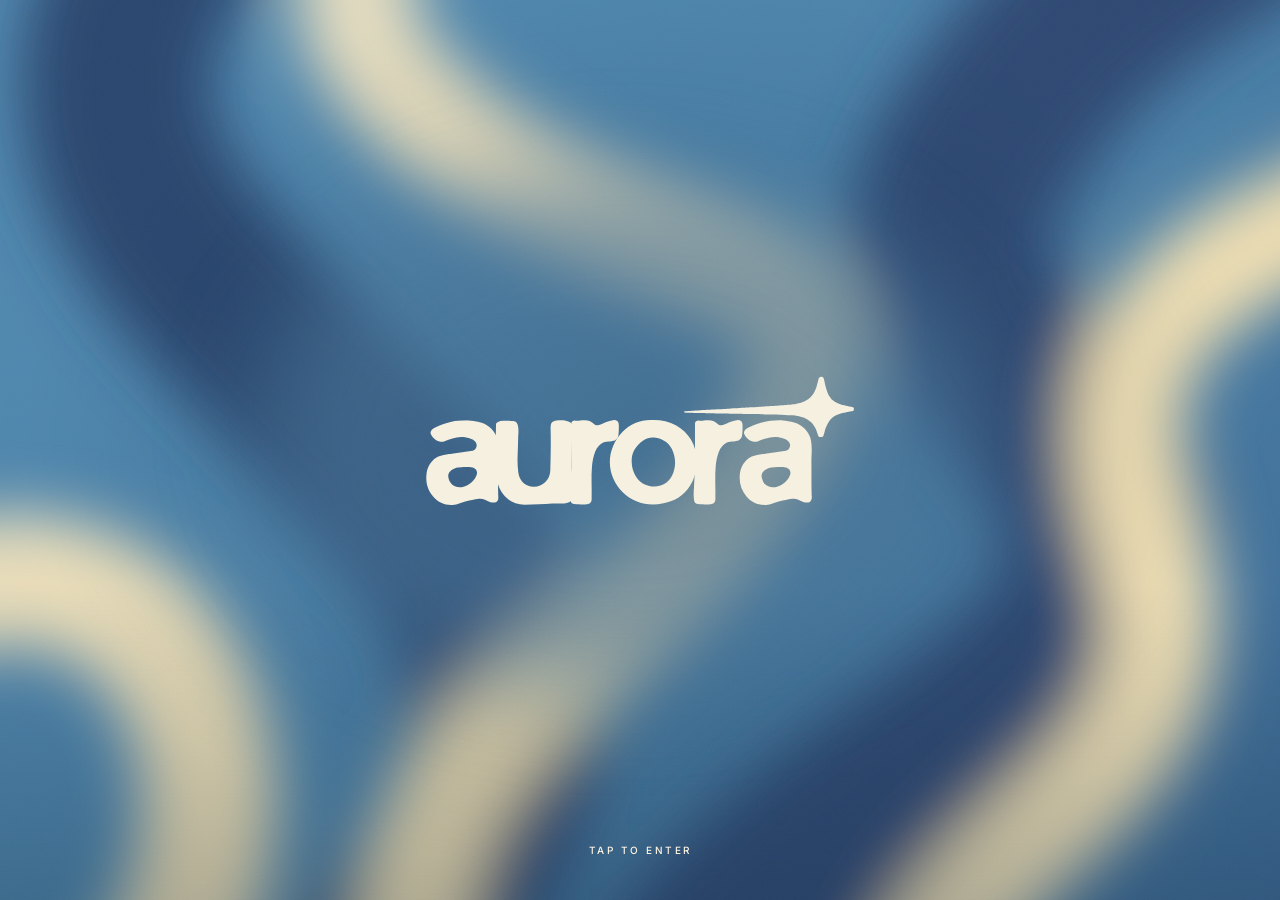
<file: index.html>
<!DOCTYPE html>
<html lang="en">
<head>
<meta charset="utf-8">
<meta name="viewport" content="width=device-width, initial-scale=1, maximum-scale=1, user-scalable=no, viewport-fit=cover, interactive-widget=resizes-content">
<meta name="apple-mobile-web-app-capable" content="yes">
<meta name="mobile-web-app-capable" content="yes">
<meta name="apple-mobile-web-app-status-bar-style" content="black-translucent">
<meta name="apple-mobile-web-app-title" content="AURORA">
<link rel="manifest" href="manifest.webmanifest">
<link rel="icon" href="icon.svg" type="image/svg+xml">
<link rel="apple-touch-icon" href="icon-180.png">
<script>
/* Navrat z e-mailoveho odkazu (obnova hesla): tokeny z adresy si vezme sync a adresu hned vycisti. */
window.AURORA_AUTH_RETURN=null;(()=>{const h=new URLSearchParams(location.hash.slice(1));if(h.has('access_token')||h.has('error_description')){window.AURORA_AUTH_RETURN={access_token:h.get('access_token'),refresh_token:h.get('refresh_token'),error:h.get('error_description'),type:h.get('type')};history.replaceState(null,'',location.pathname+location.search)}})();
</script>
<title>AURORA</title>
<meta name="theme-color" content="#305d85">
<link rel="preconnect" href="https://fonts.googleapis.com">
<link rel="stylesheet" href="https://fonts.googleapis.com/css2?family=Anton&family=Bricolage+Grotesque:opsz,wght@12..96,500;12..96,700;12..96,800&family=Inter:wght@400;500;600&display=swap">
<style>
/* Layout: one phone-width app column over a fixed fog backdrop; screens scroll, nav floats at the bottom. Style D "Fog + Aura". */
:root{
  --ink:#f6ecdc; --mute:rgba(246,236,220,.66); --faint:rgba(246,236,220,.4); --hair:rgba(246,236,220,.09);
  --glass:rgba(20,15,13,.62); --glass-2:rgba(20,15,13,.55); --edge:rgba(255,255,255,.08); --btn:#f6ecdc; --btn-ink:#1c1513; --btn-edge:transparent; --soft:rgba(255,255,255,.06);
  --nav:rgba(24,18,16,.92); --sheet:#1f1816; --chk:#140f0d; --field:rgba(255,255,255,.04);
  --g:#3fbf7f; --o:#f0a44b; --b:#6f8cff; --p:#ff5c9a; --late:#ff9a80;
  --f-logo:Anton,Impact,'Arial Narrow',sans-serif; --f-head:'Bricolage Grotesque',ui-sans-serif,system-ui,sans-serif; --f-ui:Inter,ui-sans-serif,system-ui,-apple-system,sans-serif;
  color-scheme:dark;
}
.glassy{--glass:rgba(255,255,255,.12);--glass-2:rgba(255,255,255,.1);--edge:rgba(255,255,255,.24);--btn:rgba(255,255,255,.22);--btn-ink:#ffffff;--nav:rgba(255,255,255,.12);--sheet:rgba(38,30,26,.72);--soft:rgba(255,255,255,.08)}
.glassy.light{--glass:rgba(255,255,255,.5);--glass-2:rgba(255,255,255,.4);--edge:rgba(255,255,255,.75);--btn:rgba(255,255,255,.7);--btn-ink:#1c1513;--nav:rgba(255,255,255,.55);--sheet:rgba(250,245,238,.78)}
.glassy .glass,.glassy .nav,.glassy .sheet,.glassy .ibtn,.glassy .wcol,.glassy .glass2{backdrop-filter:blur(26px) saturate(1.5);-webkit-backdrop-filter:blur(26px) saturate(1.5);box-shadow:inset 0 1px 0 rgba(255,255,255,.28),0 10px 30px rgba(0,0,0,.18)}
.glassy .glass2{background:rgba(255,255,255,.1)}
.glassy:not(.light){--mute:rgba(246,236,220,.86);--faint:rgba(246,236,220,.64)}
.glassy:not(.light) .sub,.glassy:not(.light) .meta,.glassy:not(.light) .when,.glassy:not(.light) .cap,.glassy:not(.light) .it,.glassy:not(.light) .h2{text-shadow:0 1px 2px rgba(0,0,0,.28)}
.glassy .pill.on,.glassy .seg button.on,.glassy .cta,.glassy .nav .tab.on,.glassy .nav .plus,.glassy .react .ra,.glassy .strip button.on,.glassy .month button.sel,.glassy .bigseg button.on,.glassy .addrow button{box-shadow:inset 0 1px 0 rgba(255,255,255,.45),inset 0 0 0 1px rgba(255,255,255,.3);backdrop-filter:blur(18px);-webkit-backdrop-filter:blur(18px)}
.glassy .glow{background:linear-gradient(160deg,color-mix(in srgb,var(--c) 42%,transparent) 0%,color-mix(in srgb,var(--c) 14%,transparent) 55%,rgba(255,255,255,.05) 100%);backdrop-filter:blur(26px) saturate(1.4);-webkit-backdrop-filter:blur(26px) saturate(1.4);border:1px solid rgba(255,255,255,.22);box-shadow:inset 0 1px 0 rgba(255,255,255,.3),0 18px 40px rgba(0,0,0,.22)}
.glassy .stack .slide{background-color:rgba(30,24,21,.88)}
.glassy.light .stack .slide{background-color:rgba(60,48,42,.7)}
.glassy .glow{--btn:rgba(255,255,255,.24);--btn-ink:#ffffff}
.glassy .nextbg{background:linear-gradient(150deg,rgba(240,164,75,.5) 0%,rgba(240,164,75,.16) 55%,rgba(255,255,255,.05) 100%)}
.light{
  --ink:#1c1513; --mute:rgba(28,21,19,.62); --faint:rgba(28,21,19,.38); --hair:rgba(28,21,19,.09);
  --glass:rgba(255,250,244,.8); --glass-2:rgba(255,250,244,.6); --edge:rgba(28,21,19,.07); --btn:#1c1513; --btn-ink:#f6ecdc; --soft:rgba(28,21,19,.05);
  --nav:rgba(255,250,244,.92); --sheet:#f7f0e7; --chk:#ffffff; --field:rgba(255,255,255,.7); --late:#c4452c;
  color-scheme:light;
}
[hidden]{display:none!important}
html,body{height:100%}
body{margin:0;background:#1c1513;color:var(--ink);font:400 15px/1.4 var(--f-ui);-webkit-font-smoothing:antialiased;overflow:hidden}
button,input{font:inherit;color:inherit}
button{cursor:pointer;background:none;border:0;padding:0}
button:focus-visible,a:focus-visible,input:focus-visible{outline:2px solid var(--ink);outline-offset:2px}
.app{position:fixed;inset:0;overflow:hidden;color:var(--ink)}
.bg{position:absolute;inset:0;background-size:cover;background-position:center}
.blob{position:absolute;border-radius:50%;pointer-events:none}
.grain{position:absolute;inset:0;pointer-events:none;opacity:.2;mix-blend-mode:overlay;background-image:url("data:image/svg+xml;utf8,<svg xmlns='http://www.w3.org/2000/svg' width='220' height='220'><filter id='n'><feTurbulence type='fractalNoise' baseFrequency='.85' numOctaves='2' stitchTiles='stitch'/><feColorMatrix values='0 0 0 0 1  0 0 0 0 1  0 0 0 0 1  0 0 0 .55 0'/></filter><rect width='100%' height='100%' filter='url(%23n)'/></svg>")}
.col{position:absolute;inset:0;max-width:480px;margin:0 auto}
.scr{position:absolute;inset:0;overflow:hidden;padding:calc(env(safe-area-inset-top,0px) + 16px) 16px 0;display:flex;flex-direction:column;gap:12px}
.hd{display:flex;flex-direction:column;gap:12px;flex-shrink:0;margin-bottom:-10px}
.bd{-webkit-mask-image:linear-gradient(to bottom,transparent 0,#000 16px);mask-image:linear-gradient(to bottom,transparent 0,#000 16px);flex:1;min-height:0;overflow-y:auto;overscroll-behavior:contain;display:flex;flex-direction:column;gap:12px;margin:0 -16px;padding:10px 16px calc(env(safe-area-inset-bottom,0px) + 120px);scrollbar-width:none}
.bd::-webkit-scrollbar{display:none}
.top{display:flex;justify-content:space-between;align-items:center;min-height:52px;padding:0 4px}
.brand{display:flex;align-items:baseline;gap:12px}
.brand b{font:400 24px/1 var(--f-logo);letter-spacing:.03em}
.brand span{font-size:14px;color:var(--mute)}
.ibtn{width:44px;height:44px;border-radius:50%;display:grid;place-items:center;background:var(--glass-2);border:1px solid var(--edge);backdrop-filter:blur(20px);-webkit-backdrop-filter:blur(20px);flex-shrink:0}
.glass{background:var(--glass);border:1px solid var(--edge);backdrop-filter:blur(22px);-webkit-backdrop-filter:blur(22px)}
.glass2{background:rgba(0,0,0,.25);border:1px solid var(--edge)}
.glow{--ink:#f6ecdc;--mute:rgba(246,236,220,.72);--faint:rgba(246,236,220,.42);--hair:rgba(246,236,220,.12);--btn:#f6ecdc;--btn-ink:#1c1513;--chk:#140f0d;color:var(--ink);background:linear-gradient(160deg,color-mix(in srgb,var(--c) 40%,#1c1513) 0%,color-mix(in srgb,var(--c) 14%,#1c1513) 48%,#1c1513 92%);border:1px solid rgba(255,255,255,.1);box-shadow:0 18px 40px rgba(0,0,0,.28)}
.nextbg{background:linear-gradient(150deg,#6a4a22 0%,#3a2a1a 55%,#1d1613 100%)}
.panel{border-radius:26px;padding:14px 16px}
.h1{margin:4px 4px 2px;font:800 46px/.95 var(--f-head);letter-spacing:-.04em;text-wrap:balance}
.h2{font:700 19px/1 var(--f-head)}
.cap{font-size:11.5px;font-weight:600;letter-spacing:.16em;color:var(--mute);text-transform:uppercase}
.rowh{display:flex;justify-content:space-between;align-items:baseline;gap:8px}
.sub{font-size:13px;color:var(--mute)}
.dot{width:7px;height:7px;border-radius:50%;flex-shrink:0;background:var(--c)}
.pill{height:38px;padding:0 15px;border-radius:999px;display:inline-flex;align-items:center;gap:8px;font-size:14px;font-weight:600;border:1px solid var(--hair);white-space:nowrap}
.pill.on{background:var(--btn);color:var(--btn-ink);border-color:transparent}
.seg{display:inline-flex;gap:2px;padding:4px;border-radius:999px}
.seg button{height:34px;padding:0 13px;border-radius:999px;font-size:14px;font-weight:600;color:var(--mute)}
.seg button.on{background:var(--btn);color:var(--btn-ink)}
.cta{height:56px;border-radius:999px;background:var(--btn);color:var(--btn-ink);border:1px solid transparent;font-size:17px;font-weight:600;width:100%}
.cta.ghost{background:transparent;color:var(--ink);border-color:var(--faint)}
/* item row */
.item{display:flex;align-items:center;gap:12px;min-height:52px;padding:4px 0;border-bottom:1px solid var(--hair);width:100%;text-align:left}
.item:last-child{border-bottom:0}
.chk{width:26px;height:26px;box-sizing:border-box;border-radius:50%;border:2px solid var(--faint);display:grid;place-items:center;flex-shrink:0;color:var(--chk);font-size:14px;font-weight:700;transition:transform .15s}
.item.done .chk{background:var(--c);border-color:transparent}
.item.done .it{opacity:.5;text-decoration:line-through}
.item:active .chk{transform:scale(.88)}
.it{font-size:16px;font-weight:500}
.meta{display:flex;align-items:center;gap:6px;font-size:13px;color:var(--mute)}
.when{font-size:13px;font-weight:600;color:var(--mute);white-space:nowrap}
.when.late{color:var(--late)}
.ibody{display:flex;flex-direction:column;gap:2px;flex-grow:1;min-width:0}
.more{display:flex;justify-content:space-between;align-items:center;min-height:44px;font-size:14px;font-weight:600;color:var(--mute);width:100%}
/* next card */
.next{box-sizing:border-box;min-width:0;border-radius:30px;padding:18px 18px 16px;display:flex;flex-direction:column;gap:12px;text-align:left;width:100%}
.next .t{font:800 30px/1 var(--f-head);letter-spacing:-.03em;text-wrap:balance}
.prog{display:flex;gap:4px;height:6px}
.prog span{flex:1;border-radius:3px;background:var(--hair)}
.prog span.on{background:var(--ink)}
.react{height:58px;border-radius:999px;display:flex;align-items:center;gap:12px;padding:0 8px 0 16px;width:100%;text-align:left}
.react .rd{width:10px;height:10px;border-radius:50%;background:var(--c);box-shadow:0 0 0 5px color-mix(in srgb,var(--c) 25%,transparent);flex-shrink:0}
.react .rt{flex-grow:1;font-size:15px;font-weight:500;line-height:1.25}
.react .ra{height:40px;padding:0 14px;border-radius:999px;background:var(--btn);color:var(--btn-ink);display:flex;align-items:center;font-size:14px;font-weight:600;white-space:nowrap}
.tiles{display:grid;grid-template-columns:repeat(3,minmax(0,1fr));gap:8px}
.tile{border-radius:20px;padding:10px 12px;display:flex;flex-direction:column;gap:3px;text-align:left;min-width:0}
.tile .x{display:flex;align-items:center;gap:6px;font-size:14px;white-space:nowrap;overflow:hidden;text-overflow:ellipsis}
/* nav */
.nav{position:absolute;left:16px;right:16px;bottom:calc(env(safe-area-inset-bottom,0px) + 18px);height:68px;border-radius:999px;display:flex;align-items:center;justify-content:space-between;padding:0 6px;background:var(--nav);border:1px solid var(--edge);box-shadow:0 20px 40px rgba(0,0,0,.45);z-index:5}
.nav .tab{width:62px;height:56px;border-radius:999px;display:flex;flex-direction:column;align-items:center;justify-content:center;gap:3px;font-size:11px;font-weight:600;color:var(--mute)}
.nav .tab.on{background:var(--btn);color:var(--btn-ink)}
.nav .plus{width:58px;height:58px;border-radius:50%;display:grid;place-items:center;background:var(--btn);color:var(--btn-ink);box-shadow:0 8px 20px rgba(0,0,0,.35)}
/* spaces */
.card{border-radius:26px;padding:16px 18px;display:flex;flex-direction:column;gap:10px;text-align:left;width:100%}
.card .nm{font:800 28px/1 var(--f-head);letter-spacing:-.03em}
.minihm{display:grid;grid-template-columns:repeat(14,minmax(0,1fr));gap:3px}
.minihm span{height:14px;border-radius:4px;background:var(--hair)}
.minihm span.on{background:color-mix(in srgb,var(--ink) 85%,transparent)}
.bar{flex-grow:1;height:6px;border-radius:3px;background:var(--hair);overflow:hidden}
.bar i{display:block;height:100%;background:var(--ink);border-radius:3px}
/* card detail */
.detail{border-radius:34px;padding:22px 20px 18px;display:flex;flex-direction:column;gap:14px}
.detail .nm{font:800 46px/.95 var(--f-head);letter-spacing:-.04em}
.stats{display:grid;grid-template-columns:1fr 1fr;gap:10px}
.stat{padding:12px 14px;border-radius:18px;background:rgba(255,255,255,.08);display:flex;flex-direction:column;gap:4px}
.light .stat{background:rgba(255,255,255,.45)}
.stat b{font:800 28px/1 var(--f-head)}
.hm{display:grid;grid-template-columns:repeat(16,minmax(0,1fr));grid-template-rows:repeat(7,13px);grid-auto-flow:column;gap:3px}
.hm span{border-radius:3px;background:var(--hair)}
.insight{padding:12px 14px;border-radius:18px;font-size:14px;line-height:1.45;background:color-mix(in srgb,var(--c) 18%,transparent);border:1px solid color-mix(in srgb,var(--c) 40%,transparent)}
.chip{height:28px;padding:0 12px;border-radius:999px;display:inline-flex;align-items:center;font-size:13px;font-weight:600;background:color-mix(in srgb,var(--c) 28%,transparent)}
.note{padding:14px;border-radius:16px;background:rgba(255,255,255,.08);font-size:15px;line-height:1.45}
.light .note{background:rgba(255,255,255,.5)}
.addrow{display:flex;align-items:center;gap:10px;min-height:48px;padding:0 6px 0 16px;border-radius:999px;border:1px dashed var(--faint)}
.addrow input{flex-grow:1;border:0;background:transparent;outline:none;font-size:16px;min-width:0}
.addrow input::placeholder{color:var(--faint)}
.addrow button{width:36px;height:36px;border-radius:50%;background:var(--btn);color:var(--btn-ink);display:grid;place-items:center}
/* board */
.masonry{columns:2;column-gap:8px}
.mom{break-inside:avoid;margin:0 0 8px;position:relative;border-radius:18px;overflow:hidden;display:block;width:100%;text-align:left}
.mom .art,.mom img{display:block;width:100%;object-fit:cover}
.mom .tag{position:absolute;left:8px;top:8px;height:22px;padding:0 8px;border-radius:999px;background:rgba(20,24,28,.5);color:#f4f6f8;display:flex;align-items:center;gap:5px;font-size:11px;font-weight:600}
.mom .cap2{position:absolute;left:8px;right:8px;bottom:8px;padding:8px 10px;border-radius:12px;background:rgba(20,24,28,.5);color:#f4f6f8;backdrop-filter:blur(14px);-webkit-backdrop-filter:blur(14px);font-size:13px;line-height:1.3}
/* plan */
.strip{display:grid;grid-template-columns:repeat(7,minmax(0,1fr));gap:6px}
.strip button{height:60px;border-radius:18px;display:flex;flex-direction:column;align-items:center;justify-content:center;gap:4px;background:var(--glass-2);border:1px solid transparent}
.strip button.on{background:var(--btn);color:var(--btn-ink)}
.strip button.on .l{color:inherit;opacity:.7}
.strip .l{font-size:11.5px;font-weight:600;color:var(--mute)}
.strip .n{font:700 17px/1 var(--f-head)}
.dots{display:flex;gap:2px;height:4px}
.dots i{width:4px;height:4px;border-radius:50%;background:var(--c)}
.wk{display:flex;flex-direction:column;gap:6px}
.wrow{min-height:66px;border-radius:20px;display:flex;align-items:center;gap:12px;padding:0 12px 0 0;overflow:hidden;text-align:left;width:100%}
.wrow.today{box-shadow:inset 0 0 0 1.5px var(--ink)}
.wd{width:56px;align-self:stretch;display:flex;flex-direction:column;align-items:center;justify-content:center;gap:2px;border-right:1px solid var(--hair);flex-shrink:0}
.wchips{flex-grow:1;min-width:0;display:flex;gap:6px;overflow:hidden}
.wlist{display:flex;flex-direction:column;gap:6px}
.ell{min-width:0;overflow:hidden;text-overflow:ellipsis;white-space:nowrap}
.wchips>.wchip:last-child{flex-shrink:1;min-width:56px}
.wchip{flex-shrink:0;min-width:0;max-width:150px;height:30px;padding:0 10px;border-radius:999px;background:color-mix(in srgb,var(--c) 30%,transparent);display:flex;align-items:center;gap:6px;font-size:13px;font-weight:500;white-space:nowrap;overflow:hidden;text-overflow:ellipsis}
.month{display:grid;grid-template-columns:repeat(7,minmax(0,1fr));gap:5px}
.month .wdn{text-align:center;font-size:11.5px;font-weight:600;color:var(--faint)}
.month button{height:44px;border-radius:12px;display:flex;flex-direction:column;align-items:center;justify-content:center;gap:3px;font-size:14px;font-weight:700;font-variant-numeric:tabular-nums}
.month button.sel{background:var(--btn);color:var(--btn-ink)}
.month button.today{box-shadow:inset 0 0 0 2px var(--ink)}
.month button.out{opacity:.3}
/* sheet + overlays */
.scrim{position:absolute;inset:0;background:rgba(10,12,14,.45);z-index:20;opacity:0;transition:opacity .25s}
.scrim.show{opacity:1}
.sheet{position:absolute;left:0;right:0;bottom:0;max-width:480px;margin:0 auto;max-height:92%;overflow-y:auto;border-radius:32px 32px 0 0;padding:12px 20px calc(env(safe-area-inset-bottom,0px) + 24px);background:var(--sheet);border-top:1px solid var(--edge);z-index:21;display:flex;flex-direction:column;gap:16px;transform:translateY(100%);transition:transform .32s cubic-bezier(.2,.8,.2,1)}
.sheet.show{transform:none}
.grab{align-self:center;width:44px;height:5px;border-radius:5px;background:var(--faint)}
.field{height:56px;box-sizing:border-box;padding:0 16px;border-radius:18px;border:1px solid var(--hair);background:var(--field);outline:none;font-size:17px;font-weight:500;width:100%}
.wrap{display:flex;flex-wrap:wrap;gap:8px}
.viewer{position:absolute;inset:0;z-index:30;background:#000;display:flex;flex-direction:column}
.fv{position:fixed;inset:0;z-index:30;background:#000;overflow:hidden;touch-action:none;color:#f4f6f8}
.fv .media{position:absolute;inset:0;width:100%;height:100%;display:block;transition:transform .25s}
.fv .ov{position:absolute;left:0;right:0;display:flex;align-items:center;gap:10px;padding:0 16px;transition:opacity .25s;pointer-events:none}
.fv .ov>*{pointer-events:auto}
.fv .ovt{top:0;padding-top:calc(env(safe-area-inset-top,0px) + 14px);padding-bottom:40px;background:linear-gradient(rgba(0,0,0,.55),transparent)}
.fv .ovb{bottom:0;flex-direction:column;align-items:stretch;padding-bottom:calc(env(safe-area-inset-bottom,0px) + 18px);padding-top:50px;background:linear-gradient(transparent,rgba(0,0,0,.6))}
.fv.hideui .ov{opacity:0}.fv.hideui .ov>*{pointer-events:none}
.fv .gb{height:44px;min-width:44px;padding:0 14px;border-radius:999px;display:inline-flex;align-items:center;justify-content:center;gap:8px;background:rgba(255,255,255,.16);border:1px solid rgba(255,255,255,.22);backdrop-filter:blur(18px);-webkit-backdrop-filter:blur(18px);color:#fff;font-size:14px;font-weight:600}
.fv .vnote{padding:14px 16px;border-radius:18px;background:rgba(20,24,28,.5);backdrop-filter:blur(16px);-webkit-backdrop-filter:blur(16px);font-size:16px;line-height:1.4}
.viewer .vimg{flex-grow:1;position:relative;overflow:hidden}
.viewer .vimg>*{position:absolute;inset:0;width:100%;height:100%;object-fit:contain}
.toast{position:absolute;left:50%;bottom:calc(env(safe-area-inset-bottom,0px) + 100px);transform:translateX(-50%) translateY(20px);opacity:0;padding:10px 16px;border-radius:999px;background:var(--sheet);border:1px solid var(--edge);font-size:14px;font-weight:600;z-index:40;transition:all .25s;white-space:nowrap}
.toast.show{opacity:1;transform:translateX(-50%)}
/* splash */
.splash{position:absolute;inset:0;z-index:50;display:grid;place-items:center;overflow:hidden;cursor:pointer;-webkit-tap-highlight-color:transparent}
.splash .ibg{position:absolute;inset:0;background-size:cover;background-position:center}
.splash .dark{position:absolute;inset:0;background:#1c1513;opacity:0}
.lockup{position:relative;width:min(84vw,440px);aspect-ratio:894/250;animation:lkin 1.1s cubic-bezier(.2,.8,.2,1) both}
@keyframes lkin{from{opacity:0;transform:scale(.96)}to{opacity:1;transform:none}}
.lk-let,.lk-mark{position:absolute;background:#f4ecdc}


.tap{position:absolute;left:0;right:0;bottom:calc(env(safe-area-inset-bottom,0px) + 48px);text-align:center;font-size:11.5px;font-weight:500;letter-spacing:.42em;color:rgba(70,45,30,.7);animation:tapp 2.4s ease-in-out 1.2s infinite both}
@keyframes tapp{0%,100%{opacity:.45}50%{opacity:1}}
.splash.go .lk-let{animation:letfade .8s ease forwards}
@keyframes letfade{0%{opacity:1;filter:none}35%{opacity:.32;filter:blur(1.5px)}100%{opacity:0;filter:blur(4px)}}
.splash.go .lk-mark{animation:zoom 1s cubic-bezier(.65,0,.9,.4) forwards}
@keyframes zoom{0%{transform:scale(1);opacity:1}65%{transform:scale(7);opacity:.9}100%{transform:scale(15);opacity:0}}
.splash.go .tap{opacity:0;animation:none;transition:opacity .2s}
.splash.go .dark{opacity:1;transition:opacity .45s ease .5s}
.splash.go{animation:out .3s ease .95s forwards}
@keyframes out{to{opacity:0;visibility:hidden}}
.logo{width:min(82vw,400px);aspect-ratio:439/134;background:#f4ecdc;-webkit-mask:url(aurora-logo.svg) center/contain no-repeat;mask:url(aurora-logo.svg) center/contain no-repeat}
.splash .logo{animation:lg 1.4s cubic-bezier(.2,.8,.2,1) both}
@keyframes lg{from{opacity:0;transform:scale(.94);filter:blur(10px)}to{opacity:1;transform:none;filter:drop-shadow(0 0 6px rgba(244,236,220,.35))}}
.set{display:flex;align-items:center;justify-content:space-between;gap:12px;min-height:56px;border-top:1px solid var(--hair);width:100%;text-align:left}
.set:first-child{border-top:0}
.sw{width:48px;height:28px;border-radius:999px;background:var(--hair);position:relative;flex-shrink:0;transition:background .2s}
.sw i{position:absolute;top:3px;left:3px;width:22px;height:22px;border-radius:50%;background:var(--faint);transition:all .2s}
.sw.on{background:#3fbf7f}
.sw.on i{left:23px;background:#fff}
/* spaces deck */
.deck{display:flex;gap:12px;overflow-x:auto;scroll-snap-type:x mandatory;margin:0 -16px;padding:4px 16px 8px;scrollbar-width:none;overscroll-behavior-x:contain}
.deck::-webkit-scrollbar{display:none}
.stack{margin:6px 24px 0 !important;position:relative;height:clamp(400px,calc(100dvh - 330px),540px);flex-shrink:0;margin-top:20px;touch-action:pan-y;user-select:none;-webkit-user-select:none}
.stack .slide{overflow:hidden;transform-origin:50% 50%;position:absolute;left:0;right:0;top:0;height:100%;transition:transform .38s cubic-bezier(.2,.8,.2,1),opacity .38s,filter .38s;will-change:transform}
.pager button{padding:6px 2px}
.slide{border-radius:34px;padding:22px 20px 18px;display:flex;flex-direction:column;gap:12px;box-sizing:border-box}
.slide .nm{font:800 42px/.95 var(--f-head);letter-spacing:-.04em;text-align:left}
.slide.add{align-items:center;justify-content:center;border:1.5px dashed var(--faint);background:var(--glass-2);color:var(--mute);font-weight:600}
.pager{display:flex;justify-content:center;gap:6px;padding-top:2px}
.pager i{width:6px;height:6px;border-radius:3px;background:var(--faint);transition:width .2s,background .2s}
.pager i.on{width:18px;background:var(--ink)}
.hm7{display:grid;grid-template-columns:repeat(8,minmax(0,1fr));grid-template-rows:repeat(7,12px);grid-auto-flow:column;gap:3px}
.hm7 span{border-radius:3px;background:var(--hair)}
/* settings */
.bigseg{display:grid;grid-template-columns:1fr 1fr;gap:4px;padding:5px;border-radius:999px}
.bigseg button{height:52px;border-radius:999px;font:700 15px/1 var(--f-head);color:var(--mute)}
.bigseg button.on{background:var(--btn);color:var(--btn-ink)}
.thumbs{display:grid;grid-template-columns:repeat(4,minmax(0,1fr));gap:8px}
.thumbs button{height:64px;border-radius:16px;background-size:cover;background-position:center}
.thumbs button.on{box-shadow:0 0 0 2px var(--ink)}
.range{width:100%;accent-color:var(--ink)}
textarea.field{height:96px;padding:12px 16px;font:400 13px/1.4 ui-monospace,Menlo,monospace;resize:vertical}
/* desktop */
.dgrid{display:grid;grid-template-columns:1.1fr 1fr;gap:16px;align-items:start}
.dcol{display:flex;flex-direction:column;gap:12px;min-width:0}
.two{display:grid;grid-template-columns:1fr 1fr;column-gap:24px}
.two .item:nth-last-child(2){border-bottom:0}
.week7{display:grid;grid-template-columns:repeat(7,minmax(0,1fr));gap:8px}
.wcol{border-radius:18px;padding:10px;display:flex;flex-direction:column;gap:6px;min-height:200px;text-align:left;background:var(--soft);min-width:0}
.wcol.today{box-shadow:inset 0 0 0 1.5px var(--ink)}
.week7.big{gap:12px}
.week7.big .wcol{border-radius:24px;padding:14px 12px}
.dchip{display:flex;flex-direction:column;gap:2px;padding:9px 10px;border-radius:14px;background:color-mix(in srgb,var(--c) 26%,transparent);border-left:3px solid var(--c);text-align:left;width:100%}
.dchip.done{opacity:.45}.dchip.done .it{text-decoration:line-through}
.addday{margin-top:auto;height:38px;border-radius:12px;border:1px dashed var(--faint);font-size:14px;color:var(--mute)}
.cgrid{display:grid;grid-template-columns:1fr 1fr;gap:12px}
.sgrid{display:grid;grid-template-columns:repeat(auto-fill,minmax(300px,1fr));gap:16px;align-items:stretch}
.sgrid .slide{min-height:460px}
@media (min-width:900px){
  .col{max-width:1320px}
  .scr{padding:28px 56px 0}
  .bd{margin:0 -56px;padding:10px 56px 140px}
  .h1{font-size:60px}
  .nav{left:50%;right:auto;transform:translateX(-50%);height:78px;border-radius:28px;gap:10px;padding:0 12px}
  .nav .tab{width:56px;height:56px;border-radius:18px;font-size:0;gap:0}
  .nav .plus{width:60px;height:60px;margin:0 6px}
  .masonry{columns:4}
  .scr.narrow .hd>*,.scr.narrow .bd>*{width:100%;max-width:760px;margin-left:auto;margin-right:auto;box-sizing:border-box}
  .sheet{bottom:24px;border-radius:32px;max-width:520px}
  .next .t{font-size:44px}
}
.tbar{height:6px;border-radius:3px;background:var(--hair);position:relative;overflow:hidden}
.tbar i{display:block;height:100%;border-radius:3px;background:linear-gradient(90deg,#3fbf7f,#f0a44b)}
.whenbtn{padding:6px 8px;margin:-6px -8px;border-radius:10px}
.whenbtn:hover{background:var(--soft)}
.wdots{display:flex;gap:6px;align-items:center}
.wdots span{display:flex;flex-direction:column;align-items:center;gap:4px;font-size:11px;color:var(--mute)}
.wdots i{width:12px;height:12px;border-radius:50%;background:var(--hair)}
.notep{display:block;padding:40px 14px 22px;font:700 17px/1.2 var(--f-head);color:#f6ecdc;background:linear-gradient(160deg,color-mix(in srgb,var(--c) 45%,#1c1513),#1c1513 90%)}
[data-drop].over{box-shadow:inset 0 0 0 2px #f0a44b !important}
@media (min-width:900px){
  .dockleft .nav{left:24px;top:50%;bottom:auto;transform:translateY(-50%);flex-direction:column;height:auto;width:78px;padding:12px 0;gap:10px;border-radius:28px}
  .dockleft .scr{padding-left:150px}
  .dockleft .bd{margin-left:-150px;padding-left:150px}
}
.bigmark{display:block;background:#f4ecdc;-webkit-mask:url(aurora-mark.svg) center/contain no-repeat;mask:url(aurora-mark.svg) center/contain no-repeat}
.story{width:min(68vw,300px,calc((100dvh - 190px) * .5625));aspect-ratio:9/16;border-radius:26px;position:relative;overflow:hidden;box-shadow:0 30px 70px rgba(0,0,0,.6);container-type:inline-size;color:#fff8ee}
.story .u{position:absolute}
.story .num{font:800 46cqw/.8 var(--f-head);letter-spacing:-.06em}
.story .eq{display:grid;grid-template-columns:repeat(7,1fr);gap:2.4cqw;align-items:end}
.story .eq span{display:flex;flex-direction:column;align-items:center;gap:1.6cqw;font-size:3.4cqw;font-weight:600;opacity:.9}
.story .eq i{width:100%;border-radius:2cqw;background:#fff8ee}
.story .tag{display:inline-flex;align-items:center;gap:1.8cqw;height:7.4cqw;padding:0 3cqw;border-radius:999px;font-size:3.6cqw;font-weight:700;background:rgba(255,248,238,.16);border:1px solid rgba(255,248,238,.3);backdrop-filter:blur(8px);-webkit-backdrop-filter:blur(8px)}
.story .tag i{width:2.2cqw;height:2.2cqw;border-radius:50%}
.story .ph{border-radius:3.5cqw;object-fit:cover;box-shadow:0 2cqw 6cqw rgba(0,0,0,.45);border:1.2cqw solid #fff8ee}
.bd.static{overflow:hidden;-webkit-mask-image:none;mask-image:none}
.bd.static .next .t{display:-webkit-box;-webkit-line-clamp:1;-webkit-box-orient:vertical;overflow:hidden}
.hgrid{flex:1;min-height:0;display:grid;grid-template-columns:1fr 1fr;grid-template-rows:auto minmax(0,1fr);gap:16px}
.hgrid .cgrid{grid-template-rows:1fr 1fr}
.hgrid .cgrid .card{min-height:0 !important}
.hcell{display:flex;flex-direction:column;min-height:0;overflow:hidden}
.hlist{flex:1;min-height:0;overflow:hidden;display:flex;flex-direction:column}
.hweek{flex:1;min-height:0;display:flex;flex-direction:column;gap:6px}
.hwrow{flex:1 1 0;min-height:0;display:flex;align-items:center;gap:12px;padding:0 12px 0 0;border-radius:16px;background:var(--soft);text-align:left;overflow:hidden}
.hwrow.today{box-shadow:inset 0 0 0 1.5px var(--ink)}
.hwd{width:58px;align-self:stretch;display:flex;align-items:center;justify-content:center;gap:6px;border-right:1px solid var(--hair);flex-shrink:0}
.hwd b{font:800 20px/1 var(--f-head)}
.hwrow .wchip{height:min(30px,80%)}
.cdgrid{display:flex;flex-direction:column;gap:12px}
.cdleft{border-radius:30px;padding:20px 20px 18px;display:flex;flex-direction:column;gap:12px}
.cdleft .nm{font:800 46px/.95 var(--f-head);letter-spacing:-.04em}
.cdright{display:flex;flex-direction:column;gap:12px;min-width:0}
.st3{display:grid;grid-template-columns:repeat(3,minmax(0,1fr));gap:10px}
.st3 .panel{padding:12px 14px;display:flex;flex-direction:column;gap:8px;min-width:0}
.bn{font:700 40px/.85 var(--f-head);letter-spacing:-.04em}
.st3 .sv{display:flex;align-items:baseline;gap:8px;flex-wrap:wrap}
@media (max-width:899px){.bn{font-size:32px}.st3 .panel{padding:12px}.st3 .sub{font-size:12px}}
.dn .dg{display:grid;grid-template-columns:repeat(3,var(--d));grid-auto-rows:var(--d);gap:calc(var(--d) * .35)}
.dn .dg i{border-radius:50%;background:var(--hair)}
.dn .dg i.on{background:var(--ink)}
.citem{display:flex;align-items:center;gap:12px;min-height:50px;padding:0 14px;border-radius:16px;background:rgba(255,255,255,.07);width:100%;text-align:left}
.citem.done .chk{background:var(--c);border-color:transparent}
.rgrid{display:grid;grid-template-columns:repeat(7,minmax(0,1fr));gap:6px}
.rgrid span{aspect-ratio:1.25;border-radius:8px;background:var(--hair)}
.hrow{display:flex;flex-direction:column;gap:7px;padding:10px 0;border-top:1px solid var(--hair)}
.hrow:first-of-type{border-top:0}
.d14{display:flex;gap:4px;flex-wrap:nowrap}
.d14 i{width:11px;height:11px;border-radius:50%;background:var(--hair);flex-shrink:0}
.tline{position:relative;height:44px;margin:4px 8px 0}
.tline .tl{position:absolute;top:34px;font-size:12px;font-weight:600;opacity:.7}.tline .tl.l{left:-8px}.tline .tl.r{right:-8px}
.tline .ax{position:absolute;left:0;right:0;top:20px;height:3px;border-radius:2px;background:var(--hair)}
.tline .pt{position:absolute;top:13px;transform:translateX(-50%);display:flex;flex-direction:column;align-items:center;gap:4px;font-size:11px;font-weight:600;white-space:nowrap}
.tline .pt i{width:16px;height:16px;border-radius:50%;border:3px solid #1c1513}
.cdbot{display:grid;grid-template-columns:repeat(auto-fit,minmax(240px,1fr));gap:12px}
.mstrip{display:grid;grid-template-columns:repeat(4,minmax(0,1fr));gap:8px}
.mstrip img,.mstrip span{width:100%;aspect-ratio:.82;object-fit:cover;border-radius:14px;display:block}
.swatch{width:36px;height:36px;border-radius:50%}
.swatch.on{box-shadow:0 0 0 3px var(--ink)}
@media (min-width:900px){
  .cdgrid{display:grid;grid-template-columns:minmax(320px,380px) minmax(0,1fr);gap:16px;align-items:start}
  .cdgrid .cdleft{position:sticky;top:0}
  .bd.fitweek{overflow:hidden;-webkit-mask-image:none;mask-image:none;padding-bottom:128px}
  .bd.fitweek .week7.big{flex:1;min-height:0}
  .bd.fitweek .week7.big .wcol{min-height:0 !important;overflow:hidden}
  .bd.fitweek .wlist{flex:1;min-height:0;overflow-y:auto;scrollbar-width:none;-webkit-mask-image:linear-gradient(to bottom,#000 calc(100% - 24px),transparent);mask-image:linear-gradient(to bottom,#000 calc(100% - 24px),transparent)}
  .bd.fitweek>.react{flex-shrink:0}
  .bd.fitcard{overflow:hidden;-webkit-mask-image:none;mask-image:none;padding-bottom:128px}
  .bd.fitcard .cdgrid{flex:1;min-height:0;align-items:stretch;grid-template-columns:minmax(0,1fr) minmax(0,2fr)}
  .bd.fitcard .cdleft{position:static;overflow-y:auto;min-height:0;scrollbar-width:none}
  .bd.fitcard .cdright{display:grid;grid-template-rows:auto minmax(0,1fr) 190px;min-height:0}
  .bd.fitcard .cdmain{overflow-y:auto;min-height:0;scrollbar-width:none;align-content:start}
  .bd.fitcard .cdmain>*{flex-shrink:0}
  .bd.fitcard .cdmain{-webkit-mask-image:linear-gradient(to bottom,#000 calc(100% - 28px),transparent);mask-image:linear-gradient(to bottom,#000 calc(100% - 28px),transparent)}
  .bd.fitcard .cdbot{grid-template-columns:1fr 1fr;min-height:0}
  .bd.fitcard .cdbot>section{min-height:0;overflow:hidden}
  .bd.fitcard .mstrip{flex:1;min-height:0;grid-template-rows:minmax(0,1fr)}
  .bd.fitcard .mstrip img,.bd.fitcard .mstrip span{height:100%;aspect-ratio:auto}
}
@media (prefers-reduced-motion:reduce){*{transition:none!important;animation:none!important}}
/* New brand; original panel layout remains unchanged. */
.brand{align-items:center}
.brand .aurora-wordmark{display:block;width:105px;height:33px;flex:none;background:currentColor;-webkit-mask:url(aurora-logo.svg) center/contain no-repeat;mask:url(aurora-logo.svg) center/contain no-repeat}
.splash.video-intro{position:fixed;inset:0;background:#151210;cursor:default;isolation:isolate;transition:opacity .36s ease;touch-action:manipulation}
.splash.video-intro[hidden]{display:none}
.video-intro video{position:absolute;inset:0;width:100%;height:100%;object-fit:cover;object-position:50% 50%}
.video-intro .intro-actions{position:absolute;bottom:calc(env(safe-area-inset-bottom,0px) + 28px);left:24px;right:24px;display:flex;align-items:center;justify-content:space-between;gap:16px;z-index:2}
.video-intro .intro-actions button{height:44px;min-width:44px;border:1px solid rgba(255,255,255,.3);border-radius:999px;background:rgba(24,20,18,.48);color:#fff;backdrop-filter:blur(10px);-webkit-backdrop-filter:blur(10px);display:inline-flex;align-items:center;justify-content:center;gap:8px;font:600 13px var(--f-ui,sans-serif);padding:0 18px;cursor:pointer}
.video-intro .intro-actions button:first-child{padding:0;width:44px}
.video-intro button:focus-visible{outline:2px solid #fff;outline-offset:4px}
.video-intro .intro-play{position:absolute;inset:0;margin:auto;width:64px;height:64px;border-radius:50%;border:1px solid #ffffff70;color:white;background:#1c1513a0;display:grid;place-items:center;z-index:2;cursor:pointer}
.video-intro .intro-play[hidden]{display:none}
.splash.video-intro.leaving{opacity:0;pointer-events:none}
@media(min-width:900px){.video-intro .intro-actions{left:40px;right:40px;bottom:32px}}
@media(prefers-reduced-motion:reduce){.splash.video-intro{transition:none}}

</style>
<style data-source="cloud-v13">
.cloud-dialog{border:1px solid var(--edge);border-radius:32px;padding:24px 22px;background:var(--sheet);color:var(--ink);width:min(440px,calc(100vw - 32px));box-sizing:border-box;font:400 15px/1.4 var(--f-ui)}
.cloud-dialog::backdrop{background:rgba(10,12,14,.45)}
.cloud-dialog h2{margin:0 0 6px;font:800 30px/1 var(--f-head);letter-spacing:-.03em}
.cloud-dialog form{display:flex;flex-direction:column;gap:8px;margin-top:14px}
.cloud-dialog .cap{display:block;padding-top:6px}
.cloud-dialog .cta{margin-top:8px}
.cloud-links{display:flex;gap:8px;flex-wrap:wrap;margin-top:6px}
.cloud-conflicts{max-height:240px;overflow:auto;white-space:pre-wrap;font:400 12px/1.4 ui-monospace,Menlo,monospace;background:var(--field);border-radius:16px;padding:12px;margin:12px 0}
.glassy .cloud-dialog{background:var(--sheet);backdrop-filter:blur(26px);-webkit-backdrop-filter:blur(26px)}
[hidden]{display:none!important}
</style>
<link rel="stylesheet" href="blue-preview.css"><link rel="stylesheet" href="landing-preview.css"><link rel="stylesheet" href="integrated-flow.css?v=ios-keyboard5"><script>// iOS moves (not only resizes) the visual viewport when focusing an input.
// Anchor the interactive layer to that viewport; never translate the background.
(()=>{const viewport=window.visualViewport,root=document.documentElement;let frame,fullHeight=innerHeight,lastWidth=innerWidth,frameInput=false;
 const editing=()=>frameInput||!!document.activeElement?.matches('input:not([type=checkbox]):not([type=radio]):not([type=range]):not([type=file]),textarea,[contenteditable="true"]');
 const fit=()=>{cancelAnimationFrame(frame);frame=requestAnimationFrame(()=>{
  if(Math.abs(innerWidth-lastWidth)>80){fullHeight=innerHeight;lastWidth=innerWidth;}
  fullHeight=Math.max(fullHeight,innerHeight);
  const h=viewport&&viewport.scale===1?viewport.height:innerHeight;
  const keyboard=editing()&&fullHeight-h>100;
  const top=keyboard?Math.max(0,viewport?.offsetTop||0):0;
  root.style.setProperty('--app-height',Math.round(h)+'px');
  root.style.setProperty('--app-top',Math.round(top)+'px');
  root.toggleAttribute('data-keyboard',keyboard);
  if(editing()&&(scrollX||scrollY))window.scrollTo({left:0,top:0,behavior:'instant'});
  if(keyboard){
   const input=document.activeElement;
   if(input?.matches('input,textarea,[contenteditable="true"]')){
    // Scroll only the containing form/list, never the page behind it.
    for(let box=input.parentElement;box&&box!==document.body;box=box.parentElement){
     if(!/(auto|scroll)/.test(getComputedStyle(box).overflowY)||box.scrollHeight<=box.clientHeight)continue;
     const r=input.getBoundingClientRect(),b=box.getBoundingClientRect(),lo=Math.max(b.top,top)+12,hi=Math.min(b.bottom,top+h)-12;
     if(r.bottom>hi)box.scrollTop+=r.bottom-hi;else if(r.top<lo)box.scrollTop-=lo-r.top;
     break;
    }
   }
  }
 });};
 window.addEventListener('resize',fit);window.addEventListener('scroll',fit,{passive:true});
 viewport?.addEventListener('resize',fit);viewport?.addEventListener('scroll',fit);
 document.addEventListener('focusin',fit);document.addEventListener('focusout',()=>setTimeout(fit,0));
 window.addEventListener('message',e=>{const f=document.querySelector('.onboarding-screen iframe');if(e.origin!==location.origin||e.source!==f?.contentWindow||e.data?.type!=='aurora:input-focus')return;frameInput=e.data.focused===true;fit();});
 window.addEventListener('pageshow',fit);fit();
})();
document.addEventListener('DOMContentLoaded',()=>{
 const phoneLandscape=matchMedia('(pointer:coarse) and (orientation:landscape) and (max-height:600px) and (max-width:1100px)');
 const guard=document.createElement('div');guard.className='portrait-guard';guard.hidden=true;guard.tabIndex=-1;guard.setAttribute('role','dialog');guard.setAttribute('aria-modal','true');
 guard.innerHTML='<svg viewBox="0 0 64 64" width="52" height="52" fill="none" stroke="currentColor" stroke-width="2" aria-hidden="true"><rect x="21" y="9" width="24" height="44" rx="5"/><path d="M29 46h8M12 38a23 23 0 0 1 1-19m-1 0-1 9m1-9 8 3M53 26a23 23 0 0 1-1 19m0 0 1-9m-1 9-8-3"/></svg><strong class="en">Turn your phone upright.</strong><strong class="cs">Otoč telefon na výšku.</strong><span class="en">Your space is waiting right here.</span><span class="cs">Všechno zůstává přesně tady.</span>';
 document.body.append(guard);let previousFocus,priorInert=false,resumeVideo,portraitWidth=innerWidth<innerHeight?innerWidth:0;
 function orient(){const app=document.getElementById('app');if(innerWidth<innerHeight)portraitWidth=innerWidth;
  // A portrait keyboard can make the visible viewport wider than tall without rotating the phone.
  const typingAtPortrait=innerWidth===portraitWidth;
  const blocked=phoneLandscape.matches&&!typingAtPortrait;if(blocked===!guard.hidden)return;
  if(blocked){previousFocus=document.activeElement;priorInert=app.inert;app.inert=true;guard.hidden=false;guard.setAttribute('aria-label',document.documentElement.lang==='cs'?'Otoč telefon na výšku':'Turn your phone upright');guard.focus({preventScroll:true});const v=document.querySelector('.tutorial-screen video');if(v&&!v.paused){resumeVideo=v;v.pause();}}
  else{guard.hidden=true;app.inert=priorInert;if(previousFocus?.isConnected)previousFocus.focus({preventScroll:true});if(resumeVideo?.isConnected)resumeVideo.play().catch(()=>{});resumeVideo=null;}
 }
 phoneLandscape.addEventListener('change',orient);window.addEventListener('resize',orient);orient();
});
</script></head>
<body>
<div class="app" id="app">
  <div class="bg"></div>
  
  <div class="col">
    <div id="screen"></div>
    <nav class="nav" id="nav" aria-label="Main navigation"></nav>
  </div>
  <div class="scrim" id="scrim" hidden></div>
  <div class="sheet" id="sheet" role="dialog" aria-modal="true" aria-label="Add" hidden></div>
  <div id="over"></div>
  <div class="toast" id="toast" role="status"></div>
  <div class="splash" id="splash" aria-label="AURORA"></div>
</div>
<script data-source="cloud-config.js">
// Public browser configuration. Never put a secret/service_role key here.
window.AURORA_CLOUD_CONFIG={url:'https://jxgffhpnkxlxgapjdzhw.supabase.co',key:'sb_publishable_3WjTBq3U-ERTnEzL4FS5GQ_Fx29UjVb'};

</script>
<script data-source="supabase.js">
var supabase=(function(e){function t(e,t){var n={};for(var r in e)Object.prototype.hasOwnProperty.call(e,r)&&t.indexOf(r)<0&&(n[r]=e[r]);if(e!=null&&typeof Object.getOwnPropertySymbols==`function`)for(var i=0,r=Object.getOwnPropertySymbols(e);i<r.length;i++)t.indexOf(r[i])<0&&Object.prototype.propertyIsEnumerable.call(e,r[i])&&(n[r[i]]=e[r[i]]);return n}function n(e,t,n,r){function i(e){return e instanceof n?e:new n(function(t){t(e)})}return new(n||=Promise)(function(n,a){function o(e){try{c(r.next(e))}catch(e){a(e)}}function s(e){try{c(r.throw(e))}catch(e){a(e)}}function c(e){e.done?n(e.value):i(e.value).then(o,s)}c((r=r.apply(e,t||[])).next())})}let r=e=>e?(...t)=>e(...t):(...e)=>fetch(...e);var i=class extends Error{constructor(e,t=`FunctionsError`,n){super(e),this.name=t,this.context=n}toJSON(){return{name:this.name,message:this.message,context:this.context}}},a=class extends i{constructor(e){super(`Failed to send a request to the Edge Function`,`FunctionsFetchError`,e)}},o=class extends i{constructor(e){super(`Relay Error invoking the Edge Function`,`FunctionsRelayError`,e)}},s=class extends i{constructor(e){super(`Edge Function returned a non-2xx status code`,`FunctionsHttpError`,e)}},c;(function(e){e.Any=`any`,e.ApNortheast1=`ap-northeast-1`,e.ApNortheast2=`ap-northeast-2`,e.ApSouth1=`ap-south-1`,e.ApSoutheast1=`ap-southeast-1`,e.ApSoutheast2=`ap-southeast-2`,e.CaCentral1=`ca-central-1`,e.EuCentral1=`eu-central-1`,e.EuWest1=`eu-west-1`,e.EuWest2=`eu-west-2`,e.EuWest3=`eu-west-3`,e.SaEast1=`sa-east-1`,e.UsEast1=`us-east-1`,e.UsWest1=`us-west-1`,e.UsWest2=`us-west-2`})(c||={});var l=class{constructor(e,{headers:t={},customFetch:n,region:i=c.Any}={}){this.url=e,this.headers=t,this.region=i,this.fetch=r(n)}setAuth(e){this.headers.Authorization=`Bearer ${e}`}invoke(e){return n(this,arguments,void 0,function*(e,t={}){var n;let r,i,c;try{let{headers:n,method:l,body:u,signal:d,timeout:f}=t,p={},{region:m}=t;m||=this.region;let h=new URL(`${this.url}/${e}`);m&&m!==`any`&&(p[`x-region`]=m,h.searchParams.set(`forceFunctionRegion`,m));let g,ee=!!n&&Object.keys(n).some(e=>e.toLowerCase()===`content-type`);u&&!ee?typeof Blob<`u`&&u instanceof Blob||u instanceof ArrayBuffer?(p[`Content-Type`]=`application/octet-stream`,g=u):typeof u==`string`?(p[`Content-Type`]=`text/plain`,g=u):typeof FormData<`u`&&u instanceof FormData?g=u:(p[`Content-Type`]=`application/json`,g=JSON.stringify(u)):g=u&&typeof u!=`string`&&!(typeof Blob<`u`&&u instanceof Blob)&&!(u instanceof ArrayBuffer)&&!(typeof FormData<`u`&&u instanceof FormData)?JSON.stringify(u):u;let te=d;f&&(i=new AbortController,r=setTimeout(()=>i.abort(),f),d?(te=i.signal,c=()=>i.abort(),d.addEventListener(`abort`,c)):te=i.signal);let _=yield this.fetch(h.toString(),{method:l||`POST`,headers:Object.assign(Object.assign(Object.assign({},p),this.headers),n),body:g,signal:te}).catch(e=>{throw new a(e)}),ne=_.headers.get(`x-relay-error`);if(ne&&ne===`true`)throw new o(_);if(!_.ok)throw new s(_);let re=(_.headers.get(`Content-Type`)??`text/plain`).split(`;`)[0].trim().toLowerCase(),ie;return ie=re===`application/json`?yield _.json():re===`application/octet-stream`||re===`application/pdf`?yield _.blob():re===`text/event-stream`?_:re===`multipart/form-data`?yield _.formData():yield _.text(),{data:ie,error:null,response:_}}catch(e){return{data:null,error:e,response:e instanceof s||e instanceof o?e.context:void 0}}finally{r&&clearTimeout(r),c&&((n=t.signal)==null||n.removeEventListener(`abort`,c))}})}},u=class extends Error{constructor(e){super(e.message),this.name=`PostgrestError`,this.details=e.details,this.hint=e.hint,this.code=e.code}toJSON(){return{name:this.name,message:this.message,details:this.details,hint:this.hint,code:this.code}}};let d=e=>Math.min(1e3*2**e,3e4),f=[520,503],p=[`GET`,`HEAD`,`OPTIONS`];function m(e){"@babel/helpers - typeof";return m=typeof Symbol==`function`&&typeof Symbol.iterator==`symbol`?function(e){return typeof e}:function(e){return e&&typeof Symbol==`function`&&e.constructor===Symbol&&e!==Symbol.prototype?`symbol`:typeof e},m(e)}function h(e,t){if(m(e)!=`object`||!e)return e;var n=e[Symbol.toPrimitive];if(n!==void 0){var r=n.call(e,t||`default`);if(m(r)!=`object`)return r;throw TypeError(`@@toPrimitive must return a primitive value.`)}return(t===`string`?String:Number)(e)}function g(e){var t=h(e,`string`);return m(t)==`symbol`?t:t+``}function ee(e,t,n){return(t=g(t))in e?Object.defineProperty(e,t,{value:n,enumerable:!0,configurable:!0,writable:!0}):e[t]=n,e}function te(e,t){var n=Object.keys(e);if(Object.getOwnPropertySymbols){var r=Object.getOwnPropertySymbols(e);t&&(r=r.filter(function(t){return Object.getOwnPropertyDescriptor(e,t).enumerable})),n.push.apply(n,r)}return n}function _(e){for(var t=1;t<arguments.length;t++){var n=arguments[t]==null?{}:arguments[t];t%2?te(Object(n),!0).forEach(function(t){ee(e,t,n[t])}):Object.getOwnPropertyDescriptors?Object.defineProperties(e,Object.getOwnPropertyDescriptors(n)):te(Object(n)).forEach(function(t){Object.defineProperty(e,t,Object.getOwnPropertyDescriptor(n,t))})}return e}function ne(e,t){return new Promise(n=>{if(t?.aborted){n();return}let r=setTimeout(()=>{t?.removeEventListener(`abort`,i),n()},e);function i(){clearTimeout(r),n()}t?.addEventListener(`abort`,i)})}function re(e,t,n,r){return!(!r||n>=3||!p.includes(e)||!f.includes(t))}async function ie(e,t,n,r){let i=0;for(;;){let a=_({},n.headers);i>0&&(a[`X-Retry-Count`]=String(i));let o;try{o=await e(t,{method:n.method,headers:a,body:n.body,signal:n.signal})}catch(e){if(e?.name===`AbortError`||e?.code===`ABORT_ERR`||!p.includes(n.method))throw e;if(r&&i<3){let e=d(i);i++,await ne(e,n.signal);continue}throw e}if(re(n.method,o.status,i,r)){let e=o.headers?.get(`Retry-After`)??null,t=e===null?d(i):Math.max(0,parseInt(e,10)||0)*1e3;await o.text(),i++,await ne(t,n.signal);continue}return o}}var ae=class{constructor(e){this.shouldThrowOnError=!1,this.retryEnabled=!0,this.method=e.method,this.url=e.url,this.headers=new Headers(e.headers),this.schema=e.schema,this.body=e.body,this.shouldThrowOnError=e.shouldThrowOnError??!1,this.signal=e.signal,this.isMaybeSingle=e.isMaybeSingle??!1,this.shouldStripNulls=e.shouldStripNulls??!1,this.urlLengthLimit=e.urlLengthLimit??8e3,this.retryEnabled=e.retry??!0,e.fetch?this.fetch=e.fetch:this.fetch=fetch}throwOnError(){return this.shouldThrowOnError=!0,this}stripNulls(){if(this.headers.get(`Accept`)===`text/csv`)throw Error(`stripNulls() cannot be used with csv()`);return this.shouldStripNulls=!0,this}setHeader(e,t){return this.headers=new Headers(this.headers),this.headers.set(e,t),this}retry(e){return this.retryEnabled=e,this}then(e,t){var n=this;if(this.schema===void 0||([`GET`,`HEAD`].includes(this.method)?this.headers.set(`Accept-Profile`,this.schema):this.headers.set(`Content-Profile`,this.schema)),this.method!==`GET`&&this.method!==`HEAD`&&this.headers.set(`Content-Type`,`application/json`),this.shouldStripNulls){let e=this.headers.get(`Accept`);e===`application/vnd.pgrst.object+json`?this.headers.set(`Accept`,`application/vnd.pgrst.object+json;nulls=stripped`):(!e||e===`application/json`)&&this.headers.set(`Accept`,`application/vnd.pgrst.array+json;nulls=stripped`)}let r=this.fetch,i=(async()=>{let e={};n.headers.forEach((t,n)=>{e[n]=t});let t=await ie(r,n.url.toString(),{method:n.method,headers:e,body:JSON.stringify(n.body,(e,t)=>typeof t==`bigint`?t.toString():t),signal:n.signal},n.retryEnabled);return await n.processResponse(t)})();return this.shouldThrowOnError||(i=i.catch(e=>{let t=``,n=``,r=``,i=e?.cause;if(i){let n=i?.message??``,r=i?.code??``;t=`${e?.name??`FetchError`}: ${e?.message}`,t+=`\n\nCaused by: ${i?.name??`Error`}: ${n}`,r&&(t+=` (${r})`),i?.stack&&(t+=`\n${i.stack}`)}else t=e?.stack??``;let a=this.url.toString().length;return e?.name===`AbortError`||e?.code===`ABORT_ERR`?(r=``,n=`Request was aborted (timeout or manual cancellation)`,a>this.urlLengthLimit&&(n+=`. Note: Your request URL is ${a} characters, which may exceed server limits. If selecting many fields, consider using views. If filtering with large arrays (e.g., .in('id', [many IDs])), consider using an RPC function to pass values server-side.`)):(i?.name===`HeadersOverflowError`||i?.code===`UND_ERR_HEADERS_OVERFLOW`)&&(r=``,n=`HTTP headers exceeded server limits (typically 16KB)`,a>this.urlLengthLimit&&(n+=`. Your request URL is ${a} characters. If selecting many fields, consider using views. If filtering with large arrays (e.g., .in('id', [200+ IDs])), consider using an RPC function instead.`)),{success:!1,error:{message:`${e?.name??`FetchError`}: ${e?.message}`,details:t,hint:n,code:r},data:null,count:null,status:0,statusText:``}})),i.then(e,t)}async processResponse(e){var t=this;let n=null,r=null,i=null,a=e.status,o=e.statusText;if(e.ok){if(t.method!==`HEAD`){let i=await e.text();if(i!==``)if(t.headers.get(`Accept`)===`text/csv`)r=i;else if(t.headers.get(`Accept`)&&t.headers.get(`Accept`)?.includes(`application/vnd.pgrst.plan+text`))r=i;else try{r=JSON.parse(i)}catch{if(n={message:i},r=null,t.shouldThrowOnError)throw new u({message:i,details:``,hint:``,code:``})}}let s=t.headers.get(`Prefer`)?.match(/count=(exact|planned|estimated)/),c=e.headers.get(`content-range`)?.split(`/`);if(s&&c&&c.length>1&&(i=parseInt(c[1])),t.isMaybeSingle&&Array.isArray(r))if(r.length>1){if(n={code:`PGRST116`,details:`Results contain ${r.length} rows, application/vnd.pgrst.object+json requires 1 row`,hint:null,message:`JSON object requested, multiple (or no) rows returned`},r=null,i=null,a=406,o=`Not Acceptable`,t.shouldThrowOnError)throw new u(_(_({},n),{},{hint:n.hint??``}))}else r=r.length===1?r[0]:null}else{let i=await e.text();try{n=JSON.parse(i),Array.isArray(n)&&e.status===404&&(r=[],n=null,a=200,o=`OK`)}catch{e.status===404&&i===``?(a=204,o=`No Content`):n={message:i}}if(n&&t.shouldThrowOnError)throw new u(n)}return{success:n===null,error:n,data:r,count:i,status:a,statusText:o}}returns(){return this}overrideTypes(){return this}},oe=class extends ae{throwOnError(){return super.throwOnError()}select(e){let t=!1,n=(e??`*`).split(``).map(e=>/\s/.test(e)&&!t?``:(e===`"`&&(t=!t),e)).join(``);return this.url.searchParams.set(`select`,n),this.headers.append(`Prefer`,`return=representation`),this}order(e,{ascending:t=!0,nullsFirst:n,foreignTable:r,referencedTable:i=r}={}){let a=i?`${i}.order`:`order`,o=this.url.searchParams.get(a);return this.url.searchParams.set(a,`${o?`${o},`:``}${e}.${t?`asc`:`desc`}${n===void 0?``:n?`.nullsfirst`:`.nullslast`}`),this}limit(e,{foreignTable:t,referencedTable:n=t}={}){let r=n===void 0?`limit`:`${n}.limit`;return this.url.searchParams.set(r,`${e}`),this}range(e,t,{foreignTable:n,referencedTable:r=n}={}){let i=r===void 0?`offset`:`${r}.offset`,a=r===void 0?`limit`:`${r}.limit`;return this.url.searchParams.set(i,`${e}`),this.url.searchParams.set(a,`${t-e+1}`),this}abortSignal(e){return this.signal=e,this}single(){return this.headers.set(`Accept`,`application/vnd.pgrst.object+json`),this}maybeSingle(){return this.isMaybeSingle=!0,this}csv(){return this.headers.set(`Accept`,`text/csv`),this}geojson(){return this.headers.set(`Accept`,`application/geo+json`),this}explain({analyze:e=!1,verbose:t=!1,settings:n=!1,buffers:r=!1,wal:i=!1,format:a=`text`}={}){let o=[e?`analyze`:null,t?`verbose`:null,n?`settings`:null,r?`buffers`:null,i?`wal`:null].filter(Boolean).join(`|`),s=this.headers.get(`Accept`)??`application/json`;return this.headers.set(`Accept`,`application/vnd.pgrst.plan+${a}; for="${s}"; options=${o};`),this}rollback(){return this.headers.append(`Prefer`,`tx=rollback`),this}returns(){return this}maxAffected(e){return this.headers.append(`Prefer`,`handling=strict`),this.headers.append(`Prefer`,`max-affected=${e}`),this}};let se=RegExp(`[,()]`);var ce=class extends oe{throwOnError(){return super.throwOnError()}eq(e,t){return this.url.searchParams.append(e,`eq.${t}`),this}neq(e,t){return this.url.searchParams.append(e,`neq.${t}`),this}gt(e,t){return this.url.searchParams.append(e,`gt.${t}`),this}gte(e,t){return this.url.searchParams.append(e,`gte.${t}`),this}lt(e,t){return this.url.searchParams.append(e,`lt.${t}`),this}lte(e,t){return this.url.searchParams.append(e,`lte.${t}`),this}like(e,t){return this.url.searchParams.append(e,`like.${t}`),this}likeAllOf(e,t){return this.url.searchParams.append(e,`like(all).{${t.join(`,`)}}`),this}likeAnyOf(e,t){return this.url.searchParams.append(e,`like(any).{${t.join(`,`)}}`),this}ilike(e,t){return this.url.searchParams.append(e,`ilike.${t}`),this}ilikeAllOf(e,t){return this.url.searchParams.append(e,`ilike(all).{${t.join(`,`)}}`),this}ilikeAnyOf(e,t){return this.url.searchParams.append(e,`ilike(any).{${t.join(`,`)}}`),this}regexMatch(e,t){return this.url.searchParams.append(e,`match.${t}`),this}regexIMatch(e,t){return this.url.searchParams.append(e,`imatch.${t}`),this}is(e,t){return this.url.searchParams.append(e,`is.${t}`),this}isDistinct(e,t){return this.url.searchParams.append(e,`isdistinct.${t}`),this}in(e,t){let n=Array.from(new Set(t)).map(e=>typeof e==`string`&&se.test(e)?`"${e}"`:`${e}`).join(`,`);return this.url.searchParams.append(e,`in.(${n})`),this}notIn(e,t){let n=Array.from(new Set(t)).map(e=>typeof e==`string`&&se.test(e)?`"${e}"`:`${e}`).join(`,`);return this.url.searchParams.append(e,`not.in.(${n})`),this}contains(e,t){return typeof t==`string`?this.url.searchParams.append(e,`cs.${t}`):Array.isArray(t)?this.url.searchParams.append(e,`cs.{${t.join(`,`)}}`):this.url.searchParams.append(e,`cs.${JSON.stringify(t)}`),this}containedBy(e,t){return typeof t==`string`?this.url.searchParams.append(e,`cd.${t}`):Array.isArray(t)?this.url.searchParams.append(e,`cd.{${t.join(`,`)}}`):this.url.searchParams.append(e,`cd.${JSON.stringify(t)}`),this}rangeGt(e,t){return this.url.searchParams.append(e,`sr.${t}`),this}rangeGte(e,t){return this.url.searchParams.append(e,`nxl.${t}`),this}rangeLt(e,t){return this.url.searchParams.append(e,`sl.${t}`),this}rangeLte(e,t){return this.url.searchParams.append(e,`nxr.${t}`),this}rangeAdjacent(e,t){return this.url.searchParams.append(e,`adj.${t}`),this}overlaps(e,t){return typeof t==`string`?this.url.searchParams.append(e,`ov.${t}`):this.url.searchParams.append(e,`ov.{${t.join(`,`)}}`),this}textSearch(e,t,{config:n,type:r}={}){let i=``;r===`plain`?i=`pl`:r===`phrase`?i=`ph`:r===`websearch`&&(i=`w`);let a=n===void 0?``:`(${n})`;return this.url.searchParams.append(e,`${i}fts${a}.${t}`),this}match(e){return Object.entries(e).filter(([e,t])=>t!==void 0).forEach(([e,t])=>{this.url.searchParams.append(e,`eq.${t}`)}),this}not(e,t,n){return this.url.searchParams.append(e,`not.${t}.${n}`),this}or(e,{foreignTable:t,referencedTable:n=t}={}){let r=n?`${n}.or`:`or`;return this.url.searchParams.append(r,`(${e})`),this}filter(e,t,n){return this.url.searchParams.append(e,`${t}.${n}`),this}},le=class{constructor(e,{headers:t={},schema:n,fetch:r,urlLengthLimit:i=8e3,retry:a}){this.url=e,this.headers=new Headers(t),this.schema=n,this.fetch=r,this.urlLengthLimit=i,this.retry=a}cloneRequestState(){return{url:new URL(this.url.toString()),headers:new Headers(this.headers)}}select(e,t){let{head:n=!1,count:r}=t??{},i=n?`HEAD`:`GET`,a=!1,o=(e??`*`).split(``).map(e=>/\s/.test(e)&&!a?``:(e===`"`&&(a=!a),e)).join(``),{url:s,headers:c}=this.cloneRequestState();return s.searchParams.set(`select`,o),r&&c.append(`Prefer`,`count=${r}`),new ce({method:i,url:s,headers:c,schema:this.schema,fetch:this.fetch,urlLengthLimit:this.urlLengthLimit,retry:this.retry})}insert(e,{count:t,defaultToNull:n=!0}={}){let{url:r,headers:i}=this.cloneRequestState();if(t&&i.append(`Prefer`,`count=${t}`),n||i.append(`Prefer`,`missing=default`),Array.isArray(e)){let t=e.reduce((e,t)=>e.concat(Object.keys(t)),[]);if(t.length>0){let e=[...new Set(t)].map(e=>`"${e}"`);r.searchParams.set(`columns`,e.join(`,`))}}return new ce({method:`POST`,url:r,headers:i,schema:this.schema,body:e,fetch:this.fetch??fetch,urlLengthLimit:this.urlLengthLimit,retry:this.retry})}upsert(e,{onConflict:t,ignoreDuplicates:n=!1,count:r,defaultToNull:i=!0}={}){let{url:a,headers:o}=this.cloneRequestState();if(o.append(`Prefer`,`resolution=${n?`ignore`:`merge`}-duplicates`),t!==void 0&&a.searchParams.set(`on_conflict`,t),r&&o.append(`Prefer`,`count=${r}`),i||o.append(`Prefer`,`missing=default`),Array.isArray(e)){let t=e.reduce((e,t)=>e.concat(Object.keys(t)),[]);if(t.length>0){let e=[...new Set(t)].map(e=>`"${e}"`);a.searchParams.set(`columns`,e.join(`,`))}}return new ce({method:`POST`,url:a,headers:o,schema:this.schema,body:e,fetch:this.fetch??fetch,urlLengthLimit:this.urlLengthLimit,retry:this.retry})}update(e,{count:t}={}){let{url:n,headers:r}=this.cloneRequestState();return t&&r.append(`Prefer`,`count=${t}`),new ce({method:`PATCH`,url:n,headers:r,schema:this.schema,body:e,fetch:this.fetch??fetch,urlLengthLimit:this.urlLengthLimit,retry:this.retry})}delete({count:e}={}){let{url:t,headers:n}=this.cloneRequestState();return e&&n.append(`Prefer`,`count=${e}`),new ce({method:`DELETE`,url:t,headers:n,schema:this.schema,fetch:this.fetch??fetch,urlLengthLimit:this.urlLengthLimit,retry:this.retry})}};function ue(e,t){try{let t=JSON.parse(e);if(t&&typeof t==`object`&&!Array.isArray(t))return new u({message:String(t.message??e),details:t.details??``,hint:t.hint??``,code:t.code??``})}catch{}return new u({message:e||t,details:``,hint:``,code:``})}function de(e,t,n){let r=e;return{success:!1,error:new u({message:`${r?.name??`FetchError`}: ${r?.message}`,details:``,hint:``,code:``}),data:null,count:null,status:t,statusText:n}}var fe=class e{constructor(e,{headers:t={},schema:n,fetch:r,timeout:i,urlLengthLimit:a=8e3,retry:o}={}){this.url=e,this.headers=new Headers(t),this.schemaName=n,this.urlLengthLimit=a;let s=r??globalThis.fetch;i!==void 0&&i>0?this.fetch=(e,t)=>{let n=new AbortController,r=setTimeout(()=>n.abort(),i),a=t?.signal;if(a){if(a.aborted)return clearTimeout(r),s(e,t);let i=()=>{clearTimeout(r),n.abort()};return a.addEventListener(`abort`,i,{once:!0}),s(e,_(_({},t),{},{signal:n.signal})).finally(()=>{clearTimeout(r),a.removeEventListener(`abort`,i)})}return s(e,_(_({},t),{},{signal:n.signal})).finally(()=>clearTimeout(r))}:this.fetch=s,this.retry=o}from(e){if(!e||typeof e!=`string`||e.trim()===``)throw Error(`Invalid relation name: relation must be a non-empty string.`);return new le(new URL(`${this.url}/${e}`),{headers:new Headers(this.headers),schema:this.schemaName,fetch:this.fetch,urlLengthLimit:this.urlLengthLimit,retry:this.retry})}schema(t){return new e(this.url,{headers:this.headers,schema:t,fetch:this.fetch,urlLengthLimit:this.urlLengthLimit,retry:this.retry})}async getOpenApiSpec(){var e=this;let t=new Headers(e.headers);t.set(`Accept`,`application/openapi+json`),e.schemaName&&t.set(`Accept-Profile`,e.schemaName);let n={};t.forEach((e,t)=>{n[t]=e});let r=e.fetch??globalThis.fetch,i;try{i=await ie(r,`${e.url}/`,{method:`GET`,headers:n},e.retry??!0)}catch(e){return de(e,0,``)}let a;try{a=await i.text()}catch(e){return de(e,i.status,i.statusText)}if(i.ok)try{return{success:!0,error:null,data:JSON.parse(a),count:null,status:i.status,statusText:i.statusText}}catch{}return{success:!1,error:ue(a,i.statusText),data:null,count:null,status:i.status,statusText:i.statusText}}rpc(e,t={},{head:n=!1,get:r=!1,count:i}={}){let a,o=new URL(`${this.url}/rpc/${e}`),s,c=e=>typeof e==`object`&&!!e&&(!Array.isArray(e)||e.some(c)),l=n&&Object.values(t).some(c);l?(a=`POST`,s=t):n||r?(a=n?`HEAD`:`GET`,Object.entries(t).filter(([e,t])=>t!==void 0).map(([e,t])=>[e,Array.isArray(t)?`{${t.join(`,`)}}`:`${t}`]).forEach(([e,t])=>{o.searchParams.append(e,t)})):(a=`POST`,s=t);let u=new Headers(this.headers);return l?u.set(`Prefer`,i?`count=${i},return=minimal`:`return=minimal`):i&&u.set(`Prefer`,`count=${i}`),new ce({method:a,url:o,headers:u,schema:this.schemaName,body:s,fetch:this.fetch??fetch,urlLengthLimit:this.urlLengthLimit,retry:this.retry})}},pe=class{constructor(){}static detectEnvironment(){if(typeof WebSocket<`u`)return{type:`native`,wsConstructor:WebSocket};let e=globalThis;if(typeof globalThis<`u`&&e.WebSocket!==void 0)return{type:`native`,wsConstructor:e.WebSocket};let t=typeof global<`u`?global:void 0;if(t&&t.WebSocket!==void 0)return{type:`native`,wsConstructor:t.WebSocket};if(typeof globalThis<`u`&&e.WebSocketPair!==void 0&&globalThis.WebSocket===void 0)return{type:`cloudflare`,error:`Cloudflare Workers detected. WebSocket clients are not supported in Cloudflare Workers.`,workaround:`Use Cloudflare Workers WebSocket API for server-side WebSocket handling, or deploy to a different runtime.`};if(typeof globalThis<`u`&&e.EdgeRuntime||typeof navigator<`u`&&navigator.userAgent?.includes(`Vercel-Edge`))return{type:`unsupported`,error:`Edge runtime detected (Vercel Edge/Netlify Edge). WebSockets are not supported in edge functions.`,workaround:`Use serverless functions or a different deployment target for WebSocket functionality.`};let n=globalThis.process;if(n){let e=n.versions;if(e&&e.node)return{type:`unsupported`,error:`Node.js detected but native WebSocket not found.`,workaround:`Ensure you are running Node.js 22+ or provide a WebSocket implementation via the transport option.`}}return{type:`unsupported`,error:`Unknown JavaScript runtime without WebSocket support.`,workaround:`Ensure you're running in a supported environment (browser, Node.js, Deno) or provide a custom WebSocket implementation.`}}static getWebSocketConstructor(){let e=this.detectEnvironment();if(e.wsConstructor)return e.wsConstructor;let t=e.error||`WebSocket not supported in this environment.`;throw e.workaround&&(t+=`\n\nSuggested solution: ${e.workaround}`),Error(t)}static isWebSocketSupported(){try{return this.detectEnvironment().type===`native`}catch{return!1}}};let v={closed:`closed`,errored:`errored`,joined:`joined`,joining:`joining`,leaving:`leaving`},me={close:`phx_close`,error:`phx_error`,join:`phx_join`,reply:`phx_reply`,leave:`phx_leave`,access_token:`access_token`},he={connecting:`connecting`,open:`open`,closing:`closing`,closed:`closed`};var ge=class{constructor(e){this.HEADER_LENGTH=1,this.USER_BROADCAST_PUSH_META_LENGTH=6,this.KINDS={userBroadcastPush:3,userBroadcast:4},this.BINARY_ENCODING=0,this.JSON_ENCODING=1,this.BROADCAST_EVENT=`broadcast`,this.allowedMetadataKeys=[],this.allowedMetadataKeys=e??[]}encode(e,t){if(e.event===this.BROADCAST_EVENT&&!(e.payload instanceof ArrayBuffer)&&typeof e.payload.event==`string`)return t(this._binaryEncodeUserBroadcastPush(e));let n=[e.join_ref,e.ref,e.topic,e.event,e.payload];return t(JSON.stringify(n))}_binaryEncodeUserBroadcastPush(e){return this._isArrayBuffer(e.payload?.payload)?this._encodeBinaryUserBroadcastPush(e):this._encodeJsonUserBroadcastPush(e)}_encodeBinaryUserBroadcastPush(e){let t=e.payload?.payload??new ArrayBuffer(0);return this._encodeUserBroadcastPush(e,this.BINARY_ENCODING,t)}_encodeJsonUserBroadcastPush(e){let t=e.payload?.payload??{},n=new TextEncoder().encode(JSON.stringify(t)).buffer;return this._encodeUserBroadcastPush(e,this.JSON_ENCODING,n)}_encodeUserBroadcastPush(e,t,n){let r=new TextEncoder,i=r.encode(e.topic),a=r.encode(e.ref??``),o=r.encode(e.join_ref??``),s=r.encode(e.payload.event),c=this.allowedMetadataKeys?this._pick(e.payload,this.allowedMetadataKeys):{},l=r.encode(Object.keys(c).length===0?``:JSON.stringify(c));if(o.length>255)throw Error(`joinRef length ${o.length} exceeds maximum of 255`);if(a.length>255)throw Error(`ref length ${a.length} exceeds maximum of 255`);if(i.length>255)throw Error(`topic length ${i.length} exceeds maximum of 255`);if(s.length>255)throw Error(`userEvent length ${s.length} exceeds maximum of 255`);if(l.length>255)throw Error(`metadata length ${l.length} exceeds maximum of 255`);let u=this.USER_BROADCAST_PUSH_META_LENGTH+o.length+a.length+i.length+s.length+l.length,d=new ArrayBuffer(this.HEADER_LENGTH+u),f=new DataView(d),p=new Uint8Array(d),m=0;f.setUint8(m++,this.KINDS.userBroadcastPush),f.setUint8(m++,o.length),f.setUint8(m++,a.length),f.setUint8(m++,i.length),f.setUint8(m++,s.length),f.setUint8(m++,l.length),f.setUint8(m++,t),p.set(o,m),m+=o.length,p.set(a,m),m+=a.length,p.set(i,m),m+=i.length,p.set(s,m),m+=s.length,p.set(l,m),m+=l.length;var h=new Uint8Array(d.byteLength+n.byteLength);return h.set(new Uint8Array(d),0),h.set(new Uint8Array(n),d.byteLength),h.buffer}decode(e,t){if(this._isArrayBuffer(e))return t(this._binaryDecode(e));if(typeof e==`string`){let[n,r,i,a,o]=JSON.parse(e);return t({join_ref:n,ref:r,topic:i,event:a,payload:o})}return t({})}_binaryDecode(e){let t=new DataView(e),n=t.getUint8(0),r=new TextDecoder;switch(n){case this.KINDS.userBroadcast:return this._decodeUserBroadcast(e,t,r)}}_decodeUserBroadcast(e,t,n){let r=t.getUint8(1),i=t.getUint8(2),a=t.getUint8(3),o=t.getUint8(4),s=this.HEADER_LENGTH+4,c=n.decode(e.slice(s,s+r));s+=r;let l=n.decode(e.slice(s,s+i));s+=i;let u=n.decode(e.slice(s,s+a));s+=a;let d=e.slice(s,e.byteLength),f=o===this.JSON_ENCODING?JSON.parse(n.decode(d)):d,p={type:this.BROADCAST_EVENT,event:l,payload:f};return a>0&&(p.meta=JSON.parse(u)),{join_ref:null,ref:null,topic:c,event:this.BROADCAST_EVENT,payload:p}}_isArrayBuffer(e){return e instanceof ArrayBuffer||e?.constructor?.name===`ArrayBuffer`}_pick(e,t){return!e||typeof e!=`object`?{}:Object.fromEntries(Object.entries(e).filter(([e])=>t.includes(e)))}},y;(function(e){e.abstime=`abstime`,e.bool=`bool`,e.date=`date`,e.daterange=`daterange`,e.float4=`float4`,e.float8=`float8`,e.int2=`int2`,e.int4=`int4`,e.int4range=`int4range`,e.int8=`int8`,e.int8range=`int8range`,e.json=`json`,e.jsonb=`jsonb`,e.money=`money`,e.numeric=`numeric`,e.oid=`oid`,e.reltime=`reltime`,e.text=`text`,e.time=`time`,e.timestamp=`timestamp`,e.timestamptz=`timestamptz`,e.timetz=`timetz`,e.tsrange=`tsrange`,e.tstzrange=`tstzrange`})(y||={});let _e=(e,t,n={})=>{let r=n.skipTypes??[];return t?Object.keys(t).reduce((n,i)=>(n[i]=ve(i,e,t,r),n),{}):{}},ve=(e,t,n,r)=>{let i=t.find(t=>t.name===e)?.type,a=n[e];return i&&!r.includes(i)?ye(i,a):be(a)},ye=(e,t)=>{if(e.charAt(0)===`_`)return we(t,e.slice(1,e.length));switch(e){case y.bool:return xe(t);case y.float4:case y.float8:case y.int2:case y.int4:case y.int8:case y.numeric:case y.oid:return Se(t);case y.json:case y.jsonb:return Ce(t);case y.timestamp:return Te(t);case y.abstime:case y.date:case y.daterange:case y.int4range:case y.int8range:case y.money:case y.reltime:case y.text:case y.time:case y.timestamptz:case y.timetz:case y.tsrange:case y.tstzrange:return be(t);default:return be(t)}},be=e=>e,xe=e=>{switch(e){case`t`:return!0;case`f`:return!1;default:return e}},Se=e=>{if(typeof e==`string`){let t=parseFloat(e);if(!Number.isNaN(t))return t}return e},Ce=e=>{if(typeof e==`string`)try{return JSON.parse(e)}catch{return e}return e},we=(e,t)=>{if(typeof e!=`string`)return e;let n=e.length-1,r=e[n];if(e[0]===`{`&&r===`}`){let r,i=e.slice(1,n);try{r=JSON.parse(`[`+i+`]`)}catch{r=i?i.split(`,`):[]}return r.map(e=>ye(t,e))}return e},Te=e=>typeof e==`string`?e.replace(` `,`T`):e,Ee=e=>{let t=new URL(e);return t.protocol=t.protocol.replace(/^ws/i,`http`),t.pathname=t.pathname.replace(/\/+$/,``).replace(/\/socket\/websocket$/i,``).replace(/\/socket$/i,``).replace(/\/websocket$/i,``),t.pathname===``||t.pathname===`/`?t.pathname=`/api/broadcast`:t.pathname+=`/api/broadcast`,t.href};var b=e=>typeof e==`function`?e:function(){return e},De=typeof self<`u`?self:null,Oe=typeof window<`u`?window:null,x=De||Oe||globalThis,ke=`2.0.0`,Ae=1e4,je=1e3,Me=100,S={connecting:0,open:1,closing:2,closed:3},C={closed:`closed`,errored:`errored`,joined:`joined`,joining:`joining`,leaving:`leaving`},w={close:`phx_close`,error:`phx_error`,join:`phx_join`,reply:`phx_reply`,leave:`phx_leave`},Ne={longpoll:`longpoll`,websocket:`websocket`},Pe={complete:4},Fe=`base64url.bearer.phx.`,Ie=class{constructor(e,t,n,r){this.channel=e,this.event=t,this.payload=n||function(){return{}},this.receivedResp=null,this.timeout=r,this.timeoutTimer=null,this.recHooks=[],this.sent=!1,this.ref=void 0}resend(e){this.timeout=e,this.reset(),this.send()}send(){this.hasReceived(`timeout`)||(this.startTimeout(),this.sent=!0,this.channel.socket.push({topic:this.channel.topic,event:this.event,payload:this.payload(),ref:this.ref,join_ref:this.channel.joinRef()}))}receive(e,t){return this.hasReceived(e)&&t(this.receivedResp.response),this.recHooks.push({status:e,callback:t}),this}reset(){this.cancelRefEvent(),this.ref=null,this.refEvent=null,this.receivedResp=null,this.sent=!1}destroy(){this.cancelRefEvent(),this.cancelTimeout()}matchReceive({status:e,response:t,_ref:n}){this.recHooks.filter(t=>t.status===e).forEach(e=>e.callback(t))}cancelRefEvent(){this.refEvent&&this.channel.off(this.refEvent)}cancelTimeout(){clearTimeout(this.timeoutTimer),this.timeoutTimer=null}startTimeout(){this.timeoutTimer&&this.cancelTimeout(),this.ref=this.channel.socket.makeRef(),this.refEvent=this.channel.replyEventName(this.ref),this.channel.on(this.refEvent,e=>{this.cancelRefEvent(),this.cancelTimeout(),this.receivedResp=e,this.matchReceive(e)}),this.timeoutTimer=setTimeout(()=>{this.trigger(`timeout`,{})},this.timeout)}hasReceived(e){return this.receivedResp&&this.receivedResp.status===e}trigger(e,t){this.channel.trigger(this.refEvent,{status:e,response:t})}},Le=class{constructor(e,t){this.callback=e,this.timerCalc=t,this.timer=void 0,this.tries=0}reset(){this.tries=0,clearTimeout(this.timer)}scheduleTimeout(){clearTimeout(this.timer),this.timer=setTimeout(()=>{this.tries+=1,this.callback()},this.timerCalc(this.tries+1))}},Re=class{constructor(e,t,n){this.state=C.closed,this.topic=e,this.params=b(t||{}),this.socket=n,this.bindings=[],this.bindingRef=0,this.timeout=this.socket.timeout,this.joinedOnce=!1,this.joinPush=new Ie(this,w.join,this.params,this.timeout),this.pushBuffer=[],this.stateChangeRefs=[],this.rejoinTimer=new Le(()=>{this.socket.isConnected()&&this.rejoin()},this.socket.rejoinAfterMs),this.stateChangeRefs.push(this.socket.onError(()=>this.rejoinTimer.reset())),this.stateChangeRefs.push(this.socket.onOpen(()=>{this.rejoinTimer.reset(),this.isErrored()&&this.rejoin()})),this.joinPush.receive(`ok`,()=>{this.state=C.joined,this.rejoinTimer.reset(),this.pushBuffer.forEach(e=>e.send()),this.pushBuffer=[]}),this.joinPush.receive(`error`,e=>{this.state=C.errored,this.socket.hasLogger()&&this.socket.log(`channel`,`error ${this.topic}`,e),this.socket.isConnected()&&this.rejoinTimer.scheduleTimeout()}),this.onClose(()=>{this.rejoinTimer.reset(),this.socket.hasLogger()&&this.socket.log(`channel`,`close ${this.topic}`),this.state=C.closed,this.socket.remove(this)}),this.onError(e=>{this.socket.hasLogger()&&this.socket.log(`channel`,`error ${this.topic}`,e),this.isJoining()&&this.joinPush.reset(),this.state=C.errored,this.socket.isConnected()&&this.rejoinTimer.scheduleTimeout()}),this.joinPush.receive(`timeout`,()=>{this.socket.hasLogger()&&this.socket.log(`channel`,`timeout ${this.topic}`,this.joinPush.timeout),new Ie(this,w.leave,b({}),this.timeout).send(),this.state=C.errored,this.joinPush.reset(),this.socket.isConnected()&&this.rejoinTimer.scheduleTimeout()}),this.on(w.reply,(e,t)=>{this.trigger(this.replyEventName(t),e)})}join(e=this.timeout){if(this.joinedOnce)throw Error(`tried to join multiple times. 'join' can only be called a single time per channel instance`);return this.timeout=e,this.joinedOnce=!0,this.rejoin(),this.joinPush}teardown(){this.pushBuffer.forEach(e=>e.destroy()),this.pushBuffer=[],this.rejoinTimer.reset(),this.joinPush.destroy(),this.state=C.closed,this.bindings=[]}onClose(e){this.on(w.close,e)}onError(e){return this.on(w.error,t=>e(t))}on(e,t){let n=this.bindingRef++;return this.bindings.push({event:e,ref:n,callback:t}),n}off(e,t){this.bindings=this.bindings.filter(n=>!(n.event===e&&(t===void 0||t===n.ref)))}canPush(){return this.socket.isConnected()&&this.isJoined()}push(e,t,n=this.timeout){if(t||={},!this.joinedOnce)throw Error(`tried to push '${e}' to '${this.topic}' before joining. Use channel.join() before pushing events`);let r=new Ie(this,e,function(){return t},n);return this.canPush()?r.send():(r.startTimeout(),this.pushBuffer.push(r)),r}leave(e=this.timeout){this.rejoinTimer.reset(),this.joinPush.cancelTimeout(),this.state=C.leaving;let t=()=>{this.socket.hasLogger()&&this.socket.log(`channel`,`leave ${this.topic}`),this.trigger(w.close,`leave`)},n=new Ie(this,w.leave,b({}),e);return n.receive(`ok`,()=>t()).receive(`timeout`,()=>t()),n.send(),this.canPush()||n.trigger(`ok`,{}),n}onMessage(e,t,n){return t}filterBindings(e,t,n){return!0}isMember(e,t,n,r){return this.topic===e?r&&r!==this.joinRef()?(this.socket.hasLogger()&&this.socket.log(`channel`,`dropping outdated message`,{topic:e,event:t,payload:n,joinRef:r}),!1):!0:!1}joinRef(){return this.joinPush.ref}rejoin(e=this.timeout){this.isLeaving()||(this.socket.leaveOpenTopic(this.topic),this.state=C.joining,this.joinPush.resend(e))}trigger(e,t,n,r){let i=this.onMessage(e,t,n,r);if(t&&!i)throw Error(`channel onMessage callbacks must return the payload, modified or unmodified`);let a=this.bindings.filter(r=>r.event===e&&this.filterBindings(r,t,n));for(let e=0;e<a.length;e++)a[e].callback(i,n,r||this.joinRef())}replyEventName(e){return`chan_reply_${e}`}isClosed(){return this.state===C.closed}isErrored(){return this.state===C.errored}isJoined(){return this.state===C.joined}isJoining(){return this.state===C.joining}isLeaving(){return this.state===C.leaving}},ze=class{static request(e,t,n,r,i,a,o){if(x.XDomainRequest){let n=new x.XDomainRequest;return this.xdomainRequest(n,e,t,r,i,a,o)}else if(x.XMLHttpRequest){let s=new x.XMLHttpRequest;return this.xhrRequest(s,e,t,n,r,i,a,o)}else if(x.fetch&&x.AbortController)return this.fetchRequest(e,t,n,r,i,a,o);else throw Error(`No suitable XMLHttpRequest implementation found`)}static fetchRequest(e,t,n,r,i,a,o){let s={method:e,headers:n,body:r},c=null;return i&&(c=new AbortController,setTimeout(()=>c.abort(),i),s.signal=c.signal),x.fetch(t,s).then(e=>e.text()).then(e=>this.parseJSON(e)).then(e=>o&&o(e)).catch(e=>{e.name===`AbortError`&&a?a():o&&o(null)}),c}static xdomainRequest(e,t,n,r,i,a,o){return e.timeout=i,e.open(t,n),e.onload=()=>{let t=this.parseJSON(e.responseText);o&&o(t)},a&&(e.ontimeout=a),e.onprogress=()=>{},e.send(r),e}static xhrRequest(e,t,n,r,i,a,o,s){e.open(t,n,!0),e.timeout=a;for(let[t,n]of Object.entries(r))e.setRequestHeader(t,n);return e.onerror=()=>s&&s(null),e.onreadystatechange=()=>{e.readyState===Pe.complete&&s&&s(this.parseJSON(e.responseText))},o&&(e.ontimeout=o),e.send(i),e}static parseJSON(e){if(!e||e===``)return null;try{return JSON.parse(e)}catch{return console&&console.log(`failed to parse JSON response`,e),null}}static serialize(e,t){let n=[];for(var r in e){if(!Object.prototype.hasOwnProperty.call(e,r))continue;let i=t?`${t}[${r}]`:r,a=e[r];typeof a==`object`?n.push(this.serialize(a,i)):n.push(encodeURIComponent(i)+`=`+encodeURIComponent(a))}return n.join(`&`)}static appendParams(e,t){return Object.keys(t).length===0?e:`${e}${e.match(/\?/)?`&`:`?`}${this.serialize(t)}`}},Be=e=>{let t=``,n=new Uint8Array(e),r=n.byteLength;for(let e=0;e<r;e++)t+=String.fromCharCode(n[e]);return btoa(t)},Ve=class{constructor(e,t){t&&t.length===2&&t[1].startsWith(Fe)&&(this.authToken=atob(t[1].slice(Fe.length))),this.endPoint=null,this.token=null,this.skipHeartbeat=!0,this.reqs=new Set,this.awaitingBatchAck=!1,this.currentBatch=null,this.currentBatchTimer=null,this.batchBuffer=[],this.onopen=function(){},this.onerror=function(){},this.onmessage=function(){},this.onclose=function(){},this.pollEndpoint=this.normalizeEndpoint(e),this.readyState=S.connecting,setTimeout(()=>this.poll(),0)}normalizeEndpoint(e){return e.replace(`ws://`,`http://`).replace(`wss://`,`https://`).replace(RegExp(`(.*)/`+Ne.websocket),`$1/`+Ne.longpoll)}endpointURL(){return ze.appendParams(this.pollEndpoint,{token:this.token})}closeAndRetry(e,t,n){this.close(e,t,n),this.readyState=S.connecting}ontimeout(){this.onerror(`timeout`),this.closeAndRetry(1005,`timeout`,!1)}isActive(){return this.readyState===S.open||this.readyState===S.connecting}poll(){let e={Accept:`application/json`};this.authToken&&(e[`X-Phoenix-AuthToken`]=this.authToken),this.ajax(`GET`,e,null,()=>this.ontimeout(),e=>{if(e){var{status:t,token:n,messages:r}=e;if(t===410&&this.token!==null){this.onerror(410),this.closeAndRetry(3410,`session_gone`,!1);return}this.token=n}else t=0;switch(t){case 200:r.forEach(e=>{setTimeout(()=>this.onmessage({data:e}),0)}),this.poll();break;case 204:this.poll();break;case 410:this.readyState=S.open,this.onopen({}),this.poll();break;case 403:this.onerror(403),this.close(1008,`forbidden`,!1);break;case 0:case 500:this.onerror(500),this.closeAndRetry(1011,`internal server error`,500);break;default:throw Error(`unhandled poll status ${t}`)}})}send(e){typeof e!=`string`&&(e=Be(e)),this.currentBatch?this.currentBatch.push(e):this.awaitingBatchAck?this.batchBuffer.push(e):(this.currentBatch=[e],this.currentBatchTimer=setTimeout(()=>{this.batchSend(this.currentBatch),this.currentBatch=null},0))}batchSend(e,t=0){this.awaitingBatchAck=!0;let n=t+Me,r=e.slice(t,n);this.ajax(`POST`,{"Content-Type":`application/x-ndjson`},r.join(`
`),()=>this.onerror(`timeout`),t=>{!t||t.status!==200?(this.awaitingBatchAck=!1,this.onerror(t&&t.status),this.closeAndRetry(1011,`internal server error`,!1)):n<e.length?this.batchSend(e,n):this.batchBuffer.length>0?(this.batchSend(this.batchBuffer),this.batchBuffer=[]):this.awaitingBatchAck=!1})}close(e,t,n){for(let e of this.reqs)e.abort();this.readyState=S.closed;let r=Object.assign({code:1e3,reason:void 0,wasClean:!0},{code:e,reason:t,wasClean:n});this.batchBuffer=[],clearTimeout(this.currentBatchTimer),this.currentBatchTimer=null,typeof CloseEvent<`u`?this.onclose(new CloseEvent(`close`,r)):this.onclose(r)}ajax(e,t,n,r,i){let a;a=ze.request(e,this.endpointURL(),t,n,this.timeout,()=>{this.reqs.delete(a),r()},e=>{this.reqs.delete(a),this.isActive()&&i(e)}),this.reqs.add(a)}},He=class e{constructor(t,n={}){let r=n.events||{state:`presence_state`,diff:`presence_diff`};this.state=Object.create(null),this.pendingDiffs=[],this.channel=t,this.joinRef=null,this.caller={onJoin:function(){},onLeave:function(){},onSync:function(){}},this.channel.on(r.state,t=>{let{onJoin:n,onLeave:r,onSync:i}=this.caller;this.joinRef=this.channel.joinRef(),this.state=e.syncState(this.state,t,n,r),this.pendingDiffs.forEach(t=>{this.state=e.syncDiff(this.state,t,n,r)}),this.pendingDiffs=[],i()}),this.channel.on(r.diff,t=>{let{onJoin:n,onLeave:r,onSync:i}=this.caller;this.inPendingSyncState()?this.pendingDiffs.push(t):(this.state=e.syncDiff(this.state,t,n,r),i())})}onJoin(e){this.caller.onJoin=e}onLeave(e){this.caller.onLeave=e}onSync(e){this.caller.onSync=e}list(t){return e.list(this.state,t)}inPendingSyncState(){return!this.joinRef||this.joinRef!==this.channel.joinRef()}static syncState(e,t,n,r){let i=this.toNullProtoObj(this.clone(e));t=this.toNullProtoObj(t);let a=Object.create(null),o=Object.create(null);return this.map(i,(e,n)=>{t[e]||(o[e]=n)}),this.map(t,(e,t)=>{let n=i[e];if(n){let r=t.metas.map(e=>e.phx_ref),i=n.metas.map(e=>e.phx_ref),s=t.metas.filter(e=>i.indexOf(e.phx_ref)<0),c=n.metas.filter(e=>r.indexOf(e.phx_ref)<0);s.length>0&&(a[e]=t,a[e].metas=s),c.length>0&&(o[e]=this.clone(n),o[e].metas=c)}else a[e]=t}),this.syncDiff(i,{joins:a,leaves:o},n,r)}static syncDiff(e,t,n,r){e=this.toNullProtoObj(e);let{joins:i,leaves:a}=this.clone(t);return n||=function(){},r||=function(){},this.map(i,(t,r)=>{let i=e[t];if(e[t]=this.clone(r),i){let n=e[t].metas.map(e=>e.phx_ref),r=i.metas.filter(e=>n.indexOf(e.phx_ref)<0);e[t].metas.unshift(...r)}n(t,i,r)}),this.map(a,(t,n)=>{let i=e[t];if(!i)return;let a=n.metas.map(e=>e.phx_ref);i.metas=i.metas.filter(e=>a.indexOf(e.phx_ref)<0),r(t,i,n),i.metas.length===0&&delete e[t]}),e}static list(e,t){return t||=function(e,t){return t},this.map(e,(e,n)=>t(e,n))}static map(e,t){return Object.getOwnPropertyNames(e).map(n=>t(n,e[n]))}static toNullProtoObj(e){if(Object.getPrototypeOf(e)===null)return e;let t=Object.create(null);return Object.getOwnPropertyNames(e).forEach(n=>{t[n]=e[n]}),t}static clone(e){return JSON.parse(JSON.stringify(e))}},Ue={HEADER_LENGTH:1,META_LENGTH:4,KINDS:{push:0,reply:1,broadcast:2},encode(e,t){if(e.payload.constructor===ArrayBuffer)return t(this.binaryEncode(e));{let n=[e.join_ref,e.ref,e.topic,e.event,e.payload];return t(JSON.stringify(n))}},decode(e,t){if(e.constructor===ArrayBuffer)return t(this.binaryDecode(e));{let[n,r,i,a,o]=JSON.parse(e);return t({join_ref:n,ref:r,topic:i,event:a,payload:o})}},binaryEncode(e){let{join_ref:t,ref:n,event:r,topic:i,payload:a}=e,o=new TextEncoder,s=o.encode(t),c=o.encode(n),l=o.encode(i),u=o.encode(r);this.assertFieldSize(s.byteLength,`join_ref`),this.assertFieldSize(c.byteLength,`ref`),this.assertFieldSize(l.byteLength,`topic`),this.assertFieldSize(u.byteLength,`event`);let d=this.META_LENGTH+s.byteLength+c.byteLength+l.byteLength+u.byteLength,f=new ArrayBuffer(this.HEADER_LENGTH+d),p=new Uint8Array(f),m=new DataView(f),h=0;m.setUint8(h++,this.KINDS.push),m.setUint8(h++,s.byteLength),m.setUint8(h++,c.byteLength),m.setUint8(h++,l.byteLength),m.setUint8(h++,u.byteLength),p.set(s,h),h+=s.byteLength,p.set(c,h),h+=c.byteLength,p.set(l,h),h+=l.byteLength,p.set(u,h),h+=u.byteLength;var g=new Uint8Array(f.byteLength+a.byteLength);return g.set(p,0),g.set(new Uint8Array(a),f.byteLength),g.buffer},assertFieldSize(e,t){if(e>255)throw Error(`unable to convert ${t} to binary: must be less than or equal to 255 bytes, but is ${e} bytes`)},binaryDecode(e){let t=new DataView(e),n=t.getUint8(0),r=new TextDecoder;switch(n){case this.KINDS.push:return this.decodePush(e,t,r);case this.KINDS.reply:return this.decodeReply(e,t,r);case this.KINDS.broadcast:return this.decodeBroadcast(e,t,r)}},decodePush(e,t,n){let r=t.getUint8(1),i=t.getUint8(2),a=t.getUint8(3),o=this.HEADER_LENGTH+this.META_LENGTH-1,s=n.decode(e.slice(o,o+r));o+=r;let c=n.decode(e.slice(o,o+i));o+=i;let l=n.decode(e.slice(o,o+a));return o+=a,{join_ref:s,ref:null,topic:c,event:l,payload:e.slice(o,e.byteLength)}},decodeReply(e,t,n){let r=t.getUint8(1),i=t.getUint8(2),a=t.getUint8(3),o=t.getUint8(4),s=this.HEADER_LENGTH+this.META_LENGTH,c=n.decode(e.slice(s,s+r));s+=r;let l=n.decode(e.slice(s,s+i));s+=i;let u=n.decode(e.slice(s,s+a));s+=a;let d=n.decode(e.slice(s,s+o));s+=o;let f={status:d,response:e.slice(s,e.byteLength)};return{join_ref:c,ref:l,topic:u,event:w.reply,payload:f}},decodeBroadcast(e,t,n){let r=t.getUint8(1),i=t.getUint8(2),a=this.HEADER_LENGTH+2,o=n.decode(e.slice(a,a+r));a+=r;let s=n.decode(e.slice(a,a+i));return a+=i,{join_ref:null,ref:null,topic:o,event:s,payload:e.slice(a,e.byteLength)}}},We=class{constructor(e,t={}){this.stateChangeCallbacks={open:[],close:[],error:[],message:[]},this.channels=[],this.sendBuffer=[],this.ref=0,this.fallbackRef=null,this.timeout=t.timeout||Ae,this.transport=t.transport||x.WebSocket||Ve,this.conn=void 0,this.primaryPassedHealthCheck=!1,this.longPollFallbackMs=t.longPollFallbackMs,this.fallbackTimer=null;let n=null;try{n=x&&x.sessionStorage}catch{}this.sessionStore=t.sessionStorage||n,this.establishedConnections=0,this.defaultEncoder=Ue.encode.bind(Ue),this.defaultDecoder=Ue.decode.bind(Ue),this.closeWasClean=!0,this.disconnecting=!1,this.binaryType=t.binaryType||`arraybuffer`,this.connectClock=1,this.pageHidden=!1,this.encode=void 0,this.decode=void 0,this.transport===Ve?(this.encode=this.defaultEncoder,this.decode=this.defaultDecoder):(this.encode=t.encode||this.defaultEncoder,this.decode=t.decode||this.defaultDecoder);let r=null;Oe&&Oe.addEventListener&&(Oe.addEventListener(`pagehide`,e=>{this.conn&&(this.disconnect(),r=this.connectClock)}),Oe.addEventListener(`pageshow`,e=>{r===this.connectClock&&(r=null,this.connect())}),Oe.addEventListener(`visibilitychange`,()=>{document.visibilityState===`hidden`?this.pageHidden=!0:(this.pageHidden=!1,!this.isConnected()&&!this.closeWasClean&&this.teardown(()=>this.connect()))})),this.heartbeatIntervalMs=t.heartbeatIntervalMs||3e4,this.autoSendHeartbeat=t.autoSendHeartbeat??!0,this.heartbeatCallback=t.heartbeatCallback??(()=>{}),this.rejoinAfterMs=e=>t.rejoinAfterMs?t.rejoinAfterMs(e):[1e3,2e3,5e3][e-1]||1e4,this.reconnectAfterMs=e=>t.reconnectAfterMs?t.reconnectAfterMs(e):[10,50,100,150,200,250,500,1e3,2e3][e-1]||5e3,this.logger=t.logger||null,!this.logger&&t.debug&&(this.logger=(e,t,n)=>{console.log(`${e}: ${t}`,n)}),this.longpollerTimeout=t.longpollerTimeout||2e4,this.params=b(t.params||{}),this.endPoint=`${e}/${Ne.websocket}`,this.vsn=t.vsn||ke,this.heartbeatTimeoutTimer=null,this.heartbeatTimer=null,this.heartbeatSentAt=null,this.pendingHeartbeatRef=null,this.reconnectTimer=new Le(()=>{if(this.pageHidden){this.log(`Not reconnecting as page is hidden!`),this.teardown();return}this.teardown(async()=>{t.beforeReconnect&&await t.beforeReconnect(),this.connect()})},this.reconnectAfterMs),this.authToken=t.authToken&&b(t.authToken)}getLongPollTransport(){return Ve}replaceTransport(e){this.connectClock++,this.closeWasClean=!0,clearTimeout(this.fallbackTimer),this.reconnectTimer.reset(),this.conn&&=(this.conn.close(),null),this.transport=e}protocol(){return location.protocol.match(/^https/)?`wss`:`ws`}endPointURL(){let e=ze.appendParams(ze.appendParams(this.endPoint,this.params()),{vsn:this.vsn});return e.charAt(0)===`/`?e.charAt(1)===`/`?`${this.protocol()}:${e}`:`${this.protocol()}://${location.host}${e}`:e}disconnect(e,t,n){this.connectClock++,this.disconnecting=!0,this.closeWasClean=!0,clearTimeout(this.fallbackTimer),this.reconnectTimer.reset(),this.teardown(()=>{this.disconnecting=!1,e&&e()},t,n)}connect(e){e&&(console&&console.log(`passing params to connect is deprecated. Instead pass :params to the Socket constructor`),this.params=b(e)),!(this.conn&&!this.disconnecting)&&(this.longPollFallbackMs&&this.transport!==Ve?this.connectWithFallback(Ve,this.longPollFallbackMs):this.transportConnect())}log(e,t,n){this.logger&&this.logger(e,t,n)}hasLogger(){return this.logger!==null}onOpen(e){let t=this.makeRef();return this.stateChangeCallbacks.open.push([t,e]),t}onClose(e){let t=this.makeRef();return this.stateChangeCallbacks.close.push([t,e]),t}onError(e){let t=this.makeRef();return this.stateChangeCallbacks.error.push([t,e]),t}onMessage(e){let t=this.makeRef();return this.stateChangeCallbacks.message.push([t,e]),t}onHeartbeat(e){this.heartbeatCallback=e}ping(e){if(!this.isConnected())return!1;let t=this.makeRef(),n=Date.now();this.push({topic:`phoenix`,event:`heartbeat`,payload:{},ref:t});let r=this.onMessage(i=>{i.ref===t&&(this.off([r]),e(Date.now()-n))});return!0}transportName(e){switch(e){case Ve:return`LongPoll`;default:return e.name}}transportConnect(){this.connectClock++,this.closeWasClean=!1;let e;this.authToken&&(e=[`phoenix`,`${Fe}${btoa(this.authToken()).replace(/=/g,``)}`]),this.conn=new this.transport(this.endPointURL(),e),this.conn.binaryType=this.binaryType,this.conn.timeout=this.longpollerTimeout,this.conn.onopen=()=>this.onConnOpen(),this.conn.onerror=e=>this.onConnError(e),this.conn.onmessage=e=>this.onConnMessage(e),this.conn.onclose=e=>this.onConnClose(e)}getSession(e){return this.sessionStore&&this.sessionStore.getItem(e)}storeSession(e,t){this.sessionStore&&this.sessionStore.setItem(e,t)}connectWithFallback(e,t=2500){clearTimeout(this.fallbackTimer);let n=!1,r=!0,i,a=this.transportName(e),o=t=>{this.log(`transport`,`falling back to ${a}...`,t),this.off([void 0,i]),r=!1,this.replaceTransport(e),this.transportConnect()};if(this.getSession(`phx:fallback:${a}`))return o(`memorized`);this.fallbackTimer=setTimeout(o,t),i=this.onError(e=>{this.log(`transport`,`error`,e),r&&!n&&(clearTimeout(this.fallbackTimer),o(e))}),this.fallbackRef&&this.off([this.fallbackRef]),this.fallbackRef=this.onOpen(()=>{if(n=!0,!r){let t=this.transportName(e);return this.primaryPassedHealthCheck||this.storeSession(`phx:fallback:${t}`,`true`),this.log(`transport`,`established ${t} fallback`)}clearTimeout(this.fallbackTimer),this.fallbackTimer=setTimeout(o,t),this.ping(e=>{this.log(`transport`,`connected to primary after`,e),this.primaryPassedHealthCheck=!0,clearTimeout(this.fallbackTimer)})}),this.transportConnect()}clearHeartbeats(){clearTimeout(this.heartbeatTimer),clearTimeout(this.heartbeatTimeoutTimer)}onConnOpen(){this.hasLogger()&&this.log(`transport`,`connected to ${this.endPointURL()}`),this.closeWasClean=!1,this.disconnecting=!1,this.establishedConnections++,this.flushSendBuffer(),this.reconnectTimer.reset(),this.autoSendHeartbeat&&this.resetHeartbeat(),this.triggerStateCallbacks(`open`)}heartbeatTimeout(){if(this.pendingHeartbeatRef){this.pendingHeartbeatRef=null,this.heartbeatSentAt=null,this.hasLogger()&&this.log(`transport`,`heartbeat timeout. Attempting to re-establish connection`);try{this.heartbeatCallback(`timeout`)}catch(e){this.log(`error`,`error in heartbeat callback`,e)}this.triggerChanError(Error(`heartbeat timeout`)),this.closeWasClean=!1,this.teardown(()=>this.reconnectTimer.scheduleTimeout(),je,`heartbeat timeout`)}}resetHeartbeat(){this.conn&&this.conn.skipHeartbeat||(this.pendingHeartbeatRef=null,this.clearHeartbeats(),this.heartbeatTimer=setTimeout(()=>this.sendHeartbeat(),this.heartbeatIntervalMs))}teardown(e,t,n){if(!this.conn)return e&&e();let r=this.conn;this.waitForBufferDone(r,()=>{t?r.close(t,n||``):r.close(),this.waitForSocketClosed(r,()=>{this.conn===r&&(this.conn.onopen=function(){},this.conn.onerror=function(){},this.conn.onmessage=function(){},this.conn.onclose=function(){},this.conn=null),e&&e()})})}waitForBufferDone(e,t,n=1){if(n===5||!e.bufferedAmount){t();return}setTimeout(()=>{this.waitForBufferDone(e,t,n+1)},150*n)}waitForSocketClosed(e,t,n=1){if(n===5||e.readyState===S.closed){t();return}setTimeout(()=>{this.waitForSocketClosed(e,t,n+1)},150*n)}onConnClose(e){this.conn&&(this.conn.onclose=()=>{}),this.hasLogger()&&this.log(`transport`,`close`,e),this.triggerChanError(e),this.clearHeartbeats(),this.closeWasClean||this.reconnectTimer.scheduleTimeout(),this.triggerStateCallbacks(`close`,e)}onConnError(e){this.hasLogger()&&this.log(`transport`,`error`,e);let t=this.transport,n=this.establishedConnections;this.triggerStateCallbacks(`error`,e,t,n),(t===this.transport||n>0)&&this.triggerChanError(e)}triggerChanError(e){this.channels.forEach(t=>{t.isErrored()||t.isLeaving()||t.isClosed()||t.trigger(w.error,e)})}connectionState(){switch(this.conn&&this.conn.readyState){case S.connecting:return`connecting`;case S.open:return`open`;case S.closing:return`closing`;default:return`closed`}}isConnected(){return this.connectionState()===`open`}remove(e){this.off(e.stateChangeRefs),this.channels=this.channels.filter(t=>t!==e)}off(e){for(let t in this.stateChangeCallbacks)this.stateChangeCallbacks[t]=this.stateChangeCallbacks[t].filter(([t])=>e.indexOf(t)===-1)}channel(e,t={}){let n=new Re(e,t,this);return this.channels.push(n),n}push(e){if(this.hasLogger()){let{topic:t,event:n,payload:r,ref:i,join_ref:a}=e;this.log(`push`,`${t} ${n} (${a}, ${i})`,r)}this.isConnected()?this.encode(e,e=>this.conn.send(e)):this.sendBuffer.push(()=>this.encode(e,e=>this.conn.send(e)))}makeRef(){let e=this.ref+1;return e===this.ref?this.ref=0:this.ref=e,this.ref.toString()}sendHeartbeat(){if(!this.isConnected()){try{this.heartbeatCallback(`disconnected`)}catch(e){this.log(`error`,`error in heartbeat callback`,e)}return}if(this.pendingHeartbeatRef){this.heartbeatTimeout();return}this.pendingHeartbeatRef=this.makeRef(),this.heartbeatSentAt=Date.now(),this.push({topic:`phoenix`,event:`heartbeat`,payload:{},ref:this.pendingHeartbeatRef});try{this.heartbeatCallback(`sent`)}catch(e){this.log(`error`,`error in heartbeat callback`,e)}this.heartbeatTimeoutTimer=setTimeout(()=>this.heartbeatTimeout(),this.heartbeatIntervalMs)}flushSendBuffer(){this.isConnected()&&this.sendBuffer.length>0&&(this.sendBuffer.forEach(e=>e()),this.sendBuffer=[])}onConnMessage(e){this.decode(e.data,e=>{let{topic:t,event:n,payload:r,ref:i,join_ref:a}=e;if(i&&i===this.pendingHeartbeatRef){let e=this.heartbeatSentAt?Date.now()-this.heartbeatSentAt:void 0;this.clearHeartbeats();try{this.heartbeatCallback(r.status===`ok`?`ok`:`error`,e)}catch(e){this.log(`error`,`error in heartbeat callback`,e)}this.pendingHeartbeatRef=null,this.heartbeatSentAt=null,this.autoSendHeartbeat&&(this.heartbeatTimer=setTimeout(()=>this.sendHeartbeat(),this.heartbeatIntervalMs))}this.hasLogger()&&this.log(`receive`,`${r.status||``} ${t} ${n} ${i&&`(`+i+`)`||``}`.trim(),r);for(let e=0;e<this.channels.length;e++){let o=this.channels[e];o.isMember(t,n,r,a)&&o.trigger(n,r,i,a)}this.triggerStateCallbacks(`message`,e)})}triggerStateCallbacks(e,...t){try{this.stateChangeCallbacks[e].forEach(([n,r])=>{try{r(...t)}catch(t){this.log(`error`,`error in ${e} callback`,t)}})}catch(t){this.log(`error`,`error triggering ${e} callbacks`,t)}}leaveOpenTopic(e){let t=this.channels.find(t=>t.topic===e&&(t.isJoined()||t.isJoining()));t&&(this.hasLogger()&&this.log(`transport`,`leaving duplicate topic "${e}"`),t.leave())}},Ge=class e{constructor(t,n){let r=Je(n);this.presence=new He(t.getChannel(),r),this.presence.onJoin((n,r,i)=>{let a=e.onJoinPayload(n,r,i);t.getChannel().trigger(`presence`,a)}),this.presence.onLeave((n,r,i)=>{let a=e.onLeavePayload(n,r,i);t.getChannel().trigger(`presence`,a)}),this.presence.onSync(()=>{t.getChannel().trigger(`presence`,{event:`sync`})})}get state(){return e.transformState(this.presence.state)}static transformState(e){return e=qe(e),Object.getOwnPropertyNames(e).reduce((t,n)=>{let r=e[n];return t[n]=Ke(r),t},{})}static onJoinPayload(e,t,n){return{event:`join`,key:e,currentPresences:Ye(t),newPresences:Ke(n)}}static onLeavePayload(e,t,n){return{event:`leave`,key:e,currentPresences:Ye(t),leftPresences:Ke(n)}}};function Ke(e){return e.metas.map(e=>{let t=Object.getOwnPropertyDescriptors(e),n=Object.defineProperties({},t);return n.presence_ref=n.phx_ref,delete n.phx_ref,delete n.phx_ref_prev,n})}function qe(e){return JSON.parse(JSON.stringify(e))}function Je(e){return e?.events&&{events:e.events}}function Ye(e){return e?.metas?Ke(e):[]}var Xe;(function(e){e.SYNC=`sync`,e.JOIN=`join`,e.LEAVE=`leave`})(Xe||={});var Ze=class{get state(){return this.presenceAdapter.state}constructor(e,t){this.channel=e,this.presenceAdapter=new Ge(this.channel.channelAdapter,t)}};function Qe(e){if(e instanceof Error)return e;if(typeof e==`string`)return Error(e);if(e&&typeof e==`object`){let t=e;if(typeof t.code==`number`){let n=typeof t.reason==`string`&&t.reason?` (${t.reason})`:``;return Error(`socket closed: ${t.code}${n}`,{cause:e})}return Error(`channel error: transport failure`,{cause:e})}return Error(`channel error: connection lost`)}var $e=class{constructor(e,t,n){let r=et(n);this.channel=e.getSocket().channel(t,r),this.socket=e}get state(){return this.channel.state}set state(e){this.channel.state=e}get joinedOnce(){return this.channel.joinedOnce}get joinPush(){return this.channel.joinPush}get rejoinTimer(){return this.channel.rejoinTimer}on(e,t){return this.channel.on(e,t)}off(e,t){this.channel.off(e,t)}subscribe(e){return this.channel.join(e)}unsubscribe(e){return this.channel.leave(e)}teardown(){this.channel.teardown()}onClose(e){this.channel.onClose(e)}onError(e){return this.channel.onError(e)}push(e,t,n){let r;try{r=this.channel.push(e,t,n)}catch{throw Error(`tried to push '${e}' to '${this.channel.topic}' before joining. Use channel.subscribe() before pushing events`)}if(this.channel.pushBuffer.length>100){let e=this.channel.pushBuffer.shift();e.cancelTimeout(),this.socket.log(`channel`,`discarded push due to buffer overflow: ${e.event}`,e.payload())}return r}updateJoinPayload(e){let t=this.channel.joinPush.payload();this.channel.joinPush.payload=()=>Object.assign(Object.assign({},t),e)}canPush(){return this.socket.isConnected()&&this.state===v.joined}isJoined(){return this.state===v.joined}isJoining(){return this.state===v.joining}isClosed(){return this.state===v.closed}isLeaving(){return this.state===v.leaving}updateFilterBindings(e){this.channel.filterBindings=e}updatePayloadTransform(e){this.channel.onMessage=e}getChannel(){return this.channel}};function et(e){return{config:Object.assign({broadcast:{ack:!1,self:!1},presence:{key:``,enabled:!1},private:!1},e.config)}}let tt=/[,()"\\]/,nt=e=>tt.test(e)||e!==e.trim(),rt=e=>`"${e.replace(/\\/g,`\\\\`).replace(/"/g,`\\"`)}"`,it=e=>{let t=e===null?`null`:String(e);return nt(t)?rt(t):t},at=e=>e===null?`null`:String(e),ot=(e,t)=>{if(e===`in`){let e=Array.isArray(t)?t:[t];if(e.length===0)throw Error("Realtime `in` filter requires at least one value.");return`in.(${Array.from(new Set(e)).map(e=>it(e)).join(`,`)})`}return e===`is`?`is.${at(t)}`:`${e}.${it(t)}`};var st=class{constructor(){this.filters=[]}add(e,t,n,r=!1){let i=r?`not.`:``;return this.filters.push(`${e}=${i}${ot(t,n)}`),this}eq(e,t){return this.add(e,`eq`,t)}neq(e,t){return this.add(e,`neq`,t)}gt(e,t){return this.add(e,`gt`,t)}gte(e,t){return this.add(e,`gte`,t)}lt(e,t){return this.add(e,`lt`,t)}lte(e,t){return this.add(e,`lte`,t)}in(e,t){return this.add(e,`in`,t)}like(e,t){return this.add(e,`like`,t)}ilike(e,t){return this.add(e,`ilike`,t)}match(e,t){return this.add(e,`match`,t)}imatch(e,t){return this.add(e,`imatch`,t)}is(e,t){return this.add(e,`is`,t)}isDistinct(e,t){return this.add(e,`isdistinct`,t)}not(e,t,n){return this.add(e,t,n,!0)}build(){return this.filters.join(`,`)}toString(){return this.build()}};let ct=()=>new st;var lt;(function(e){e.ALL=`*`,e.INSERT=`INSERT`,e.UPDATE=`UPDATE`,e.DELETE=`DELETE`})(lt||={});var T;(function(e){e.BROADCAST=`broadcast`,e.PRESENCE=`presence`,e.POSTGRES_CHANGES=`postgres_changes`,e.SYSTEM=`system`})(T||={});var E;(function(e){e.SUBSCRIBED=`SUBSCRIBED`,e.TIMED_OUT=`TIMED_OUT`,e.CLOSED=`CLOSED`,e.CHANNEL_ERROR=`CHANNEL_ERROR`})(E||={});let ut=v;var dt=class e{get state(){return this.channelAdapter.state}set state(e){this.channelAdapter.state=e}get joinedOnce(){return this.channelAdapter.joinedOnce}get timeout(){return this.socket.timeout}get joinPush(){return this.channelAdapter.joinPush}get rejoinTimer(){return this.channelAdapter.rejoinTimer}constructor(e,t={config:{}},n){if(this.topic=e,this.params=t,this.socket=n,this.bindings={},this.subTopic=e.replace(/^realtime:/i,``),this.params.config=Object.assign({broadcast:{ack:!1,self:!1},presence:{key:``,enabled:!1},private:!1},t.config),this.channelAdapter=new $e(this.socket.socketAdapter,e,this.params),this.presence=new Ze(this),this._onClose(()=>{this.socket._remove(this)}),this._updateFilterTransform(),this.broadcastEndpointURL=Ee(this.socket.socketAdapter.endPointURL()),this.private=this.params.config.private||!1,!this.private&&this.params.config?.broadcast?.replay)throw Error(`tried to use replay on public channel '${this.topic}'. It must be a private channel.`)}subscribe(e,t=this.timeout){if(this.socket.isConnected()||this.socket.connect(),this.channelAdapter.isClosed()){let{config:{broadcast:n,presence:r,private:i,postgres_changes_options:a}}=this.params,o=this.bindings.postgres_changes?.map(e=>e.filter)??[],s=!!this.bindings[T.PRESENCE]&&this.bindings[T.PRESENCE].length>0||this.params.config.presence?.enabled===!0,c={},l=Object.assign({broadcast:n,presence:Object.assign(Object.assign({},r),{enabled:s}),postgres_changes:o,private:i},a?{postgres_changes_options:a}:{});this.socket.accessTokenValue&&(c.access_token=this.socket.accessTokenValue),this._onError(t=>{e?.(E.CHANNEL_ERROR,Qe(t))}),this._onClose(()=>e?.(E.CLOSED)),this.updateJoinPayload(Object.assign({config:l},c)),this._updateFilterMessage();let u=a?.wait&&o.length>0?Math.max(t,(a.timeout??15e3)+1e4):t;this.channelAdapter.subscribe(u).receive(`ok`,async({postgres_changes:t})=>{if(this.socket._isManualToken()||this.socket.setAuth(),t===void 0){e?.(E.SUBSCRIBED);return}this._updatePostgresBindings(t,e)}).receive(`error`,t=>{this.state=v.errored;let n=Object.values(t).join(`, `)||`error`;e?.(E.CHANNEL_ERROR,Error(n,{cause:t}))}).receive(`timeout`,()=>{e?.(E.TIMED_OUT)})}return this}_updatePostgresBindings(t,n){let r=this.bindings.postgres_changes,i=r?.length??0,a=[];for(let o=0;o<i;o++){let i=r[o],{filter:{event:s,schema:c,table:l,filter:u}}=i,d=t&&t[o];if(d&&d.event===s&&e.isFilterValueEqual(d.schema,c)&&e.isFilterValueEqual(d.table,l)&&e.isFilterValueEqual(d.filter,u))a.push(Object.assign(Object.assign({},i),{id:d.id}));else{this.unsubscribe(),this.state=v.errored,n?.(E.CHANNEL_ERROR,Error(`mismatch between server and client bindings for postgres changes`));return}}this.bindings.postgres_changes=a,this.state!=v.errored&&n&&n(E.SUBSCRIBED)}presenceState(){return this.presence.state}async track(e,t={}){return await this.send({type:`presence`,event:`track`,payload:e},t)}async untrack(e={}){return await this.send({type:`presence`,event:`untrack`},e)}on(e,t,n){let r=this.channelAdapter.isJoined()||this.channelAdapter.isJoining(),i=e===T.PRESENCE||e===T.POSTGRES_CHANGES;if(r&&i)throw this.socket.log(`channel`,`cannot add \`${e}\` callbacks for ${this.topic} after \`subscribe()\`.`),Error(`cannot add \`${e}\` callbacks for ${this.topic} after \`subscribe()\`.`);return this._on(e,t,n)}async httpSend(e,t,n={}){if(t==null)return Promise.reject(Error(`Payload is required for httpSend()`));let r=t instanceof ArrayBuffer||ArrayBuffer.isView(t),i={apikey:this.socket.apiKey?this.socket.apiKey:``,"Content-Type":r?`application/octet-stream`:`application/json`};this.socket.accessTokenValue&&(i.Authorization=`Bearer ${this.socket.accessTokenValue}`);let a=new URL(this.broadcastEndpointURL);a.pathname+=`/${encodeURIComponent(this.subTopic)}/events/${encodeURIComponent(e)}`,this.private&&a.searchParams.set(`private`,`true`);let o={method:`POST`,headers:i,body:r?t:JSON.stringify(t)},s=await this._fetchWithTimeout(a.toString(),o,n.timeout??this.timeout);if(s.status===202)return{success:!0};if(s.status===404)return Promise.reject(Error(`httpSend() requires Realtime server v2.97.0 or newer; the endpoint returned 404. Update your Supabase CLI to a recent version, or upgrade the Realtime server in your self-hosted setup. See https://github.com/supabase/supabase-js/blob/master/packages/core/realtime-js/migrations/httpsend-server-version.md`));let c=s.statusText;try{let e=await s.json();c=e.error||e.message||c}catch{}return Promise.reject(Error(c))}async send(e,t={}){if(!this.channelAdapter.canPush()&&e.type===`broadcast`){let n=`Realtime send() is automatically falling back to REST API. This behavior will be deprecated in the future. Please use httpSend() explicitly for REST delivery.`;this.socket.hasLogger()?this.socket.log(`channel`,n):console.warn(n);let{event:r,payload:i}=e,a={apikey:this.socket.apiKey?this.socket.apiKey:``,"Content-Type":`application/json`};this.socket.accessTokenValue&&(a.Authorization=`Bearer ${this.socket.accessTokenValue}`);let o={method:`POST`,headers:a,body:JSON.stringify({messages:[{topic:this.subTopic,event:r,payload:i,private:this.private}]})};try{let e=await this._fetchWithTimeout(this.broadcastEndpointURL,o,t.timeout??this.timeout);return await e.body?.cancel(),e.ok?`ok`:`error`}catch(e){return e instanceof Error&&e.name===`AbortError`?`timed out`:`error`}}else return new Promise(n=>{let r=this.channelAdapter.push(e.type,e,t.timeout||this.timeout);e.type===`broadcast`&&!this.params?.config?.broadcast?.ack&&n(`ok`),r.receive(`ok`,()=>n(`ok`)),r.receive(`error`,()=>n(`error`)),r.receive(`timeout`,()=>n(`timed out`))})}updateJoinPayload(e){this.channelAdapter.updateJoinPayload(e)}async unsubscribe(e=this.timeout){return new Promise(t=>{this.channelAdapter.unsubscribe(e).receive(`ok`,()=>t(`ok`)).receive(`timeout`,()=>t(`timed out`)).receive(`error`,()=>t(`error`))})}teardown(){this.channelAdapter.teardown()}async _fetchWithTimeout(e,t,n){let r=new AbortController,i=setTimeout(()=>r.abort(),n),a=await this.socket.fetch(e,Object.assign(Object.assign({},t),{signal:r.signal}));return clearTimeout(i),a}_on(t,n,r){let i=t.toLocaleLowerCase(),a=n?.filter;if((a instanceof st||typeof a==`object`&&a&&typeof a.build==`function`)&&(n=Object.assign(Object.assign({},n),{filter:a.build()})),i===T.POSTGRES_CHANGES&&this.bindings[i]?.find(t=>e.isSamePostgresFilter(t.filter,n)))return this.socket.log(`error`,`duplicate \`postgres_changes\` binding for ${this.topic} ignored`,n),this;let o=this.channelAdapter.on(t,r),s={type:i,filter:n,callback:r,ref:o};return this.bindings[i]?this.bindings[i].push(s):this.bindings[i]=[s],this._updateFilterMessage(),this}_onClose(e){this.channelAdapter.onClose(e)}_onError(e){this.channelAdapter.onError(e)}_updateFilterMessage(){this.channelAdapter.updateFilterBindings((e,t,n)=>{let r=e.event.toLocaleLowerCase();if(this._notThisChannelEvent(r,n))return!1;let i=this.bindings[r]?.find(t=>t.ref===e.ref);if(!i)return!0;if([`broadcast`,`presence`,`postgres_changes`].includes(r))if(`id`in i){let e=i.id,n=i.filter?.event;return e&&t.ids?.includes(e)&&(n===`*`||n?.toLocaleLowerCase()===t.data?.type.toLocaleLowerCase())}else{let e=(i?.filter?.event)?.toLocaleLowerCase();return e===`*`||e===(t?.event)?.toLocaleLowerCase()}else return i.type.toLocaleLowerCase()===r})}_notThisChannelEvent(e,t){let{close:n,error:r,leave:i,join:a}=me;return t&&[n,r,i,a].includes(e)&&t!==this.joinPush.ref}_updateFilterTransform(){this.channelAdapter.updatePayloadTransform((e,t,n)=>{if(typeof t==`object`&&`ids`in t){let e=t.data,{schema:n,table:r,commit_timestamp:i,type:a,errors:o}=e,s={schema:n,table:r,commit_timestamp:i,eventType:a,new:{},old:{},errors:o};return Object.assign(Object.assign({},s),this._getPayloadRecords(e))}return t})}copyBindings(e){if(this.joinedOnce)throw Error(`cannot copy bindings into joined channel`);for(let t in e.bindings)for(let n of e.bindings[t])this._on(n.type,n.filter,n.callback)}static isFilterValueEqual(e,t){return(e??void 0)===(t??void 0)}static isSamePostgresFilter(t,n){let r=(t?.select)?.join()??void 0,i=(n?.select)?.join()??void 0;return t?.event===n?.event&&e.isFilterValueEqual(t?.schema,n?.schema)&&e.isFilterValueEqual(t?.table,n?.table)&&e.isFilterValueEqual(t?.filter,n?.filter)&&r===i}_getPayloadRecords(e){let t={new:{},old:{}};return(e.type===`INSERT`||e.type===`UPDATE`)&&(t.new=_e(e.columns,e.record)),(e.type===`UPDATE`||e.type===`DELETE`)&&(t.old=_e(e.columns,e.old_record)),t}},ft=class{constructor(e,t){this.socket=new We(e,t)}get timeout(){return this.socket.timeout}get endPoint(){return this.socket.endPoint}get transport(){return this.socket.transport}get heartbeatIntervalMs(){return this.socket.heartbeatIntervalMs}get heartbeatCallback(){return this.socket.heartbeatCallback}set heartbeatCallback(e){this.socket.heartbeatCallback=e}get heartbeatTimer(){return this.socket.heartbeatTimer}get pendingHeartbeatRef(){return this.socket.pendingHeartbeatRef}get reconnectTimer(){return this.socket.reconnectTimer}get vsn(){return this.socket.vsn}get encode(){return this.socket.encode}get decode(){return this.socket.decode}get reconnectAfterMs(){return this.socket.reconnectAfterMs}get sendBuffer(){return this.socket.sendBuffer}get stateChangeCallbacks(){return this.socket.stateChangeCallbacks}connect(){this.socket.connect()}disconnect(e,t,n,r=1e4){return new Promise(i=>{setTimeout(()=>i(`timeout`),r),this.socket.disconnect(()=>{e(),i(`ok`)},t,n)})}push(e){this.socket.push(e)}log(e,t,n){this.socket.log(e,t,n)}hasLogger(){return this.socket.hasLogger()}makeRef(){return this.socket.makeRef()}onOpen(e){this.socket.onOpen(e)}onClose(e){this.socket.onClose(e)}onError(e){this.socket.onError(e)}onMessage(e){this.socket.onMessage(e)}isConnected(){return this.socket.isConnected()}isConnecting(){return this.socket.connectionState()==he.connecting}isDisconnecting(){return this.socket.connectionState()==he.closing}connectionState(){return this.socket.connectionState()}endPointURL(){return this.socket.endPointURL()}sendHeartbeat(){this.socket.sendHeartbeat()}getSocket(){return this.socket}};let pt={HEARTBEAT_INTERVAL:25e3,RECONNECT_DELAY:10,HEARTBEAT_TIMEOUT_FALLBACK:100},mt=[1e3,2e3,5e3,1e4];function ht(){let e=new Map;return{get length(){return e.size},clear(){e.clear()},getItem(t){return e.has(t)?e.get(t):null},key(t){return Array.from(e.keys())[t]??null},removeItem(t){e.delete(t)},setItem(t,n){e.set(t,String(n))}}}function gt(){try{if(typeof globalThis<`u`&&globalThis.sessionStorage)return globalThis.sessionStorage}catch{}return ht()}var _t=class{get endPoint(){return this.socketAdapter.endPoint}get timeout(){return this.socketAdapter.timeout}get transport(){return this.socketAdapter.transport}get heartbeatCallback(){return this.socketAdapter.heartbeatCallback}get heartbeatIntervalMs(){return this.socketAdapter.heartbeatIntervalMs}get heartbeatTimer(){return this.worker?this._workerHeartbeatTimer:this.socketAdapter.heartbeatTimer}get pendingHeartbeatRef(){return this.worker?this._pendingWorkerHeartbeatRef:this.socketAdapter.pendingHeartbeatRef}get reconnectTimer(){return this.socketAdapter.reconnectTimer}get vsn(){return this.socketAdapter.vsn}get encode(){return this.socketAdapter.encode}get decode(){return this.socketAdapter.decode}get reconnectAfterMs(){return this.socketAdapter.reconnectAfterMs}get sendBuffer(){return this.socketAdapter.sendBuffer}get stateChangeCallbacks(){return this.socketAdapter.stateChangeCallbacks}constructor(e,t){if(this.channels=[],this.accessTokenValue=null,this.accessToken=null,this.apiKey=null,this.httpEndpoint=``,this.headers={},this.params={},this.ref=0,this.serializer=new ge,this._manuallySetToken=!1,this._authPromise=null,this._authGeneration=0,this._workerHeartbeatTimer=void 0,this._pendingWorkerHeartbeatRef=null,this._pendingDisconnectTimer=null,this._disconnectOnEmptyChannelsAfterMs=0,this._resolveFetch=e=>e?(...t)=>e(...t):(...e)=>fetch(...e),!t?.params?.apikey)throw Error(`API key is required to connect to Realtime`);this.apiKey=t.params.apikey,this.socketAdapter=new ft(e,this._initializeOptions(t)),this.httpEndpoint=Ee(e),this.fetch=this._resolveFetch(t?.fetch)}connect(){if(!(this.isConnecting()||this.isDisconnecting()||this.isConnected())){this.accessToken&&!this._authPromise&&this._setAuthSafely(`connect`),this._setupConnectionHandlers();try{this.socketAdapter.connect()}catch(e){let t=e.message;throw Error(`WebSocket not available: ${t}`)}this._handleNodeJsRaceCondition()}}endpointURL(){return this.socketAdapter.endPointURL()}async disconnect(e,t){return this._cancelPendingDisconnect(),this.isDisconnecting()?`ok`:await this.socketAdapter.disconnect(()=>{clearInterval(this._workerHeartbeatTimer),this._terminateWorker()},e,t)}getChannels(){return this.channels}async removeChannel(e){let t=await e.unsubscribe();return t===`ok`&&e.teardown(),t}async removeAllChannels(){let e=this.channels.map(async e=>{let t=await e.unsubscribe();return e.teardown(),t}),t=await Promise.all(e);return await this.disconnect(),t}log(e,t,n){this.socketAdapter.log(e,t,n)}hasLogger(){return this.socketAdapter.hasLogger()}connectionState(){return this.socketAdapter.connectionState()||he.closed}isConnected(){return this.socketAdapter.isConnected()}isConnecting(){return this.socketAdapter.isConnecting()}isDisconnecting(){return this.socketAdapter.isDisconnecting()}channel(e,t={config:{}}){let n=`realtime:${e}`,r=this.getChannels().find(e=>e.topic===n);if(r)return r;{let n=new dt(`realtime:${e}`,t,this);return this._cancelPendingDisconnect(),this.channels.push(n),n}}push(e){this.socketAdapter.push(e)}async setAuth(e=null){let t=++this._authGeneration,n=this._performAuth(e,t);t===this._authGeneration&&(this._authPromise=n);try{await n}finally{this._authPromise===n&&(this._authPromise=null)}}_isManualToken(){return this._manuallySetToken}async sendHeartbeat(){this.socketAdapter.sendHeartbeat()}onHeartbeat(e){this.socketAdapter.heartbeatCallback=this._wrapHeartbeatCallback(e)}_makeRef(){return this.socketAdapter.makeRef()}_remove(e){this.channels=this.channels.filter(t=>t.topic!==e.topic),this.channels.length===0&&(this.log(`transport`,`no channels remaining, scheduling disconnect`),this._schedulePendingDisconnect())}_schedulePendingDisconnect(){if(this._cancelPendingDisconnect(),this._disconnectOnEmptyChannelsAfterMs===0){this.log(`transport`,`disconnecting immediately - no channels`),this.disconnect();return}this._pendingDisconnectTimer=setTimeout(()=>{this._pendingDisconnectTimer=null,this.channels.length===0&&(this.log(`transport`,`deferred disconnect fired - no channels, disconnecting`),this.disconnect())},this._disconnectOnEmptyChannelsAfterMs),this.log(`transport`,`deferred disconnect scheduled in ${this._disconnectOnEmptyChannelsAfterMs}ms`)}_cancelPendingDisconnect(){this._pendingDisconnectTimer!==null&&(this.log(`transport`,`pending disconnect cancelled - channel activity detected`),clearTimeout(this._pendingDisconnectTimer),this._pendingDisconnectTimer=null)}async _performAuth(e,t){let n,r=!1;if(e)n=e,r=!0;else if(this.accessToken)try{n=await this.accessToken()}catch(e){this.log(`error`,`Error fetching access token from callback`,e),n=this.accessTokenValue}else n=this.accessTokenValue;t===this._authGeneration&&(this.accessToken?this._manuallySetToken=!1:r&&(this._manuallySetToken=!0),this.accessTokenValue!=n&&(this.accessTokenValue=n,this.channels.forEach(e=>{let t={access_token:n,version:`realtime-js/2.117.2`};e.updateJoinPayload(t),e.joinedOnce&&e.channelAdapter.isJoined()&&e.channelAdapter.push(me.access_token,{access_token:n})})))}async _waitForAuthIfNeeded(){this._authPromise&&await this._authPromise}_setAuthSafely(e=`general`){this._isManualToken()||this.setAuth().catch(t=>{this.log(`error`,`Error setting auth in ${e}`,t)})}_setupConnectionHandlers(){this.socketAdapter.onOpen(()=>{(this._authPromise||(this.accessToken&&!this.accessTokenValue?this.setAuth():Promise.resolve())).catch(e=>{this.log(`error`,`error waiting for auth on connect`,e)}),this.worker&&!this.workerRef&&this._startWorkerHeartbeat()}),this.socketAdapter.onClose(()=>{this.worker&&this.workerRef&&this._terminateWorker()}),this.socketAdapter.onMessage(e=>{e.ref&&e.ref===this._pendingWorkerHeartbeatRef&&(this._pendingWorkerHeartbeatRef=null)})}_handleNodeJsRaceCondition(){this.socketAdapter.isConnected()&&this.socketAdapter.getSocket().onConnOpen()}_wrapHeartbeatCallback(e){return(t,n)=>{t!==`disconnected`&&(t==`sent`&&this._setAuthSafely(),e&&e(t,n))}}_startWorkerHeartbeat(){this.workerUrl?this.log(`worker`,`starting worker for from ${this.workerUrl}`):this.log(`worker`,`starting default worker`);let e=this._workerObjectUrl(this.workerUrl);this.workerRef=new Worker(e),this.workerRef.onerror=e=>{this.log(`worker`,`worker error`,e.message),this._terminateWorker(),this.disconnect()},this.workerRef.onmessage=e=>{e.data.event===`keepAlive`&&this.sendHeartbeat()},this.workerRef.postMessage({event:`start`,interval:this.heartbeatIntervalMs})}_terminateWorker(){this.workerRef&&=(this.log(`worker`,`terminating worker`),this.workerRef.terminate(),void 0)}_workerObjectUrl(e){let t;if(e)t=e;else{let e=new Blob([`
  addEventListener("message", (e) => {
    if (e.data.event === "start") {
      setInterval(() => postMessage({ event: "keepAlive" }), e.data.interval);
    }
  });`],{type:`application/javascript`});t=URL.createObjectURL(e)}return t}_initializeOptions(e){this.worker=e?.worker??!1,this.accessToken=e?.accessToken??null;let t={};t.timeout=e?.timeout??1e4,t.heartbeatIntervalMs=e?.heartbeatIntervalMs??pt.HEARTBEAT_INTERVAL,this._disconnectOnEmptyChannelsAfterMs=e?.disconnectOnEmptyChannelsAfterMs??2*(e?.heartbeatIntervalMs??pt.HEARTBEAT_INTERVAL),t.transport=e?.transport??pe.getWebSocketConstructor(),t.params=e?.params,t.logger=e?.logger,t.heartbeatCallback=this._wrapHeartbeatCallback(e?.heartbeatCallback),t.sessionStorage=e?.sessionStorage??gt(),t.reconnectAfterMs=e?.reconnectAfterMs??(e=>mt[e-1]||1e4);let n,r,i=e?.vsn??`2.0.0`;switch(i){case`1.0.0`:n=(e,t)=>t(JSON.stringify(e)),r=(e,t)=>t(JSON.parse(e));break;case`2.0.0`:n=this.serializer.encode.bind(this.serializer),r=this.serializer.decode.bind(this.serializer);break;default:throw Error(`Unsupported serializer version: ${t.vsn}`)}if(t.vsn=i,t.encode=e?.encode??n,t.decode=e?.decode??r,t.beforeReconnect=this._reconnectAuth.bind(this),(e?.logLevel||e?.log_level)&&(this.logLevel=e.logLevel||e.log_level,t.params=Object.assign(Object.assign({},t.params),{log_level:this.logLevel})),this.worker){if(typeof window<`u`&&!window.Worker)throw Error(`Web Worker is not supported`);this.workerUrl=e?.workerUrl,t.autoSendHeartbeat=!this.worker}return t}async _reconnectAuth(){await this._waitForAuthIfNeeded(),this.isConnected()||this.connect()}},vt=class extends Error{constructor(e,t){super(e),this.name=`IcebergError`,this.status=t.status,this.icebergType=t.icebergType,this.icebergCode=t.icebergCode,this.details=t.details,this.isCommitStateUnknown=t.icebergType===`CommitStateUnknownException`||[500,502,504].includes(t.status)&&t.icebergType?.includes(`CommitState`)===!0}isNotFound(){return this.status===404}isConflict(){return this.status===409}isAuthenticationTimeout(){return this.status===419}};function yt(e,t,n){let r=new URL(t,e);if(n)for(let[e,t]of Object.entries(n))t!==void 0&&r.searchParams.set(e,t);return r.toString()}async function bt(e){return!e||e.type===`none`?{}:e.type===`bearer`?{Authorization:`Bearer ${e.token}`}:e.type===`header`?{[e.name]:e.value}:e.type===`custom`?await e.getHeaders():{}}function xt(e){let t=e.fetchImpl??globalThis.fetch;return{async request({method:n,path:r,query:i,body:a,headers:o}){let s=yt(e.baseUrl,r,i),c=await bt(e.auth),l=await t(s,{method:n,headers:{...a?{"Content-Type":`application/json`}:{},...c,...o},body:a?JSON.stringify(a):void 0}),u=await l.text(),d=(l.headers.get(`content-type`)||``).includes(`application/json`),f=d&&u?JSON.parse(u):u;if(!l.ok){let e=d?f:void 0,t=e?.error;throw new vt(t?.message??`Request failed with status ${l.status}`,{status:l.status,icebergType:t?.type,icebergCode:t?.code,details:e})}return{status:l.status,headers:l.headers,data:f}}}}function St(e){return e.join(``)}var Ct=class{constructor(e,t=``){this.client=e,this.prefix=t}async listNamespaces(e){let t=e?{parent:St(e.namespace)}:void 0;return(await this.client.request({method:`GET`,path:`${this.prefix}/namespaces`,query:t})).data.namespaces.map(e=>({namespace:e}))}async createNamespace(e,t){let n={namespace:e.namespace,properties:t?.properties};return(await this.client.request({method:`POST`,path:`${this.prefix}/namespaces`,body:n})).data}async dropNamespace(e){await this.client.request({method:`DELETE`,path:`${this.prefix}/namespaces/${St(e.namespace)}`})}async loadNamespaceMetadata(e){return{properties:(await this.client.request({method:`GET`,path:`${this.prefix}/namespaces/${St(e.namespace)}`})).data.properties}}async namespaceExists(e){try{return await this.client.request({method:`HEAD`,path:`${this.prefix}/namespaces/${St(e.namespace)}`}),!0}catch(e){if(e instanceof vt&&e.status===404)return!1;throw e}}async createNamespaceIfNotExists(e,t){try{return await this.createNamespace(e,t)}catch(e){if(e instanceof vt&&e.status===409)return;throw e}}};function wt(e){return e.join(``)}var Tt=class{constructor(e,t=``,n){this.client=e,this.prefix=t,this.accessDelegation=n}async listTables(e){return(await this.client.request({method:`GET`,path:`${this.prefix}/namespaces/${wt(e.namespace)}/tables`})).data.identifiers}async createTable(e,t){let n={};return this.accessDelegation&&(n[`X-Iceberg-Access-Delegation`]=this.accessDelegation),(await this.client.request({method:`POST`,path:`${this.prefix}/namespaces/${wt(e.namespace)}/tables`,body:t,headers:n})).data.metadata}async updateTable(e,t){let n=await this.client.request({method:`POST`,path:`${this.prefix}/namespaces/${wt(e.namespace)}/tables/${e.name}`,body:t});return{"metadata-location":n.data[`metadata-location`],metadata:n.data.metadata}}async dropTable(e,t){await this.client.request({method:`DELETE`,path:`${this.prefix}/namespaces/${wt(e.namespace)}/tables/${e.name}`,query:{purgeRequested:String(t?.purge??!1)}})}async loadTable(e){let t={};return this.accessDelegation&&(t[`X-Iceberg-Access-Delegation`]=this.accessDelegation),(await this.client.request({method:`GET`,path:`${this.prefix}/namespaces/${wt(e.namespace)}/tables/${e.name}`,headers:t})).data.metadata}async tableExists(e){let t={};this.accessDelegation&&(t[`X-Iceberg-Access-Delegation`]=this.accessDelegation);try{return await this.client.request({method:`HEAD`,path:`${this.prefix}/namespaces/${wt(e.namespace)}/tables/${e.name}`,headers:t}),!0}catch(e){if(e instanceof vt&&e.status===404)return!1;throw e}}async createTableIfNotExists(e,t){try{return await this.createTable(e,t)}catch(n){if(n instanceof vt&&n.status===409)return await this.loadTable({namespace:e.namespace,name:t.name});throw n}}},Et=class{constructor(e){let t=`v1`;e.catalogName&&(t+=`/${e.catalogName}`),this.client=xt({baseUrl:e.baseUrl.endsWith(`/`)?e.baseUrl:`${e.baseUrl}/`,auth:e.auth,fetchImpl:e.fetch}),this.accessDelegation=e.accessDelegation?.join(`,`),this.namespaceOps=new Ct(this.client,t),this.tableOps=new Tt(this.client,t,this.accessDelegation)}async listNamespaces(e){return this.namespaceOps.listNamespaces(e)}async createNamespace(e,t){return this.namespaceOps.createNamespace(e,t)}async dropNamespace(e){await this.namespaceOps.dropNamespace(e)}async loadNamespaceMetadata(e){return this.namespaceOps.loadNamespaceMetadata(e)}async listTables(e){return this.tableOps.listTables(e)}async createTable(e,t){return this.tableOps.createTable(e,t)}async updateTable(e,t){return this.tableOps.updateTable(e,t)}async dropTable(e,t){await this.tableOps.dropTable(e,t)}async loadTable(e){return this.tableOps.loadTable(e)}async namespaceExists(e){return this.namespaceOps.namespaceExists(e)}async tableExists(e){return this.tableOps.tableExists(e)}async createNamespaceIfNotExists(e,t){return this.namespaceOps.createNamespaceIfNotExists(e,t)}async createTableIfNotExists(e,t){return this.tableOps.createTableIfNotExists(e,t)}};function Dt(e){"@babel/helpers - typeof";return Dt=typeof Symbol==`function`&&typeof Symbol.iterator==`symbol`?function(e){return typeof e}:function(e){return e&&typeof Symbol==`function`&&e.constructor===Symbol&&e!==Symbol.prototype?`symbol`:typeof e},Dt(e)}function Ot(e,t){if(Dt(e)!=`object`||!e)return e;var n=e[Symbol.toPrimitive];if(n!==void 0){var r=n.call(e,t||`default`);if(Dt(r)!=`object`)return r;throw TypeError(`@@toPrimitive must return a primitive value.`)}return(t===`string`?String:Number)(e)}function kt(e){var t=Ot(e,`string`);return Dt(t)==`symbol`?t:t+``}function At(e,t,n){return(t=kt(t))in e?Object.defineProperty(e,t,{value:n,enumerable:!0,configurable:!0,writable:!0}):e[t]=n,e}function jt(e,t){var n=Object.keys(e);if(Object.getOwnPropertySymbols){var r=Object.getOwnPropertySymbols(e);t&&(r=r.filter(function(t){return Object.getOwnPropertyDescriptor(e,t).enumerable})),n.push.apply(n,r)}return n}function D(e){for(var t=1;t<arguments.length;t++){var n=arguments[t]==null?{}:arguments[t];t%2?jt(Object(n),!0).forEach(function(t){At(e,t,n[t])}):Object.getOwnPropertyDescriptors?Object.defineProperties(e,Object.getOwnPropertyDescriptors(n)):jt(Object(n)).forEach(function(t){Object.defineProperty(e,t,Object.getOwnPropertyDescriptor(n,t))})}return e}var Mt=class extends Error{constructor(e,t=`storage`,n,r){super(e),this.__isStorageError=!0,this.namespace=t,this.name=t===`vectors`?`StorageVectorsError`:`StorageError`,this.status=n,this.statusCode=r}toJSON(){return{name:this.name,message:this.message,status:this.status,statusCode:this.statusCode}}};function Nt(e){return typeof e==`object`&&!!e&&`__isStorageError`in e}var Pt=class extends Mt{constructor(e,t,n,r=`storage`,i){super(e,r,t,n),this.name=r===`vectors`?`StorageVectorsApiError`:`StorageApiError`,this.status=t,this.statusCode=n,this.code=i}toJSON(){return D(D({},super.toJSON()),{},{code:this.code})}},Ft=class extends Mt{constructor(e,t,n=`storage`){super(e,n),this.name=n===`vectors`?`StorageVectorsUnknownError`:`StorageUnknownError`,this.originalError=t}};function It(e,t,n){let r=D({},e),i=t.toLowerCase();for(let e of Object.keys(r))e.toLowerCase()===i&&delete r[e];return r[i]=n,r}function Lt(e){let t={};for(let[n,r]of Object.entries(e))t[n.toLowerCase()]=r;return t}let Rt=e=>e?(...t)=>e(...t):(...e)=>fetch(...e),zt=e=>{if(typeof e!=`object`||!e)return!1;let t=Object.getPrototypeOf(e);return(t===null||t===Object.prototype||Object.getPrototypeOf(t)===null)&&!(Symbol.toStringTag in e)&&!(Symbol.iterator in e)},Bt=e=>{if(Array.isArray(e))return e.map(e=>Bt(e));if(typeof e==`function`||e!==Object(e))return e;let t={};return Object.entries(e).forEach(([e,n])=>{let r=e.replace(/([-_][a-z])/gi,e=>e.toUpperCase().replace(/[-_]/g,``));t[r]=Bt(n)}),t},Vt=e=>!e||typeof e!=`string`||e.length===0||e.length>100||e.trim()!==e||e.includes(`/`)||e.includes(`\\`)?!1:/^[\w!.\*'() &$@=;:+,?-]+$/.test(e),Ht=e=>e.split(`/`).map(encodeURIComponent).join(`/`),Ut=e=>{if(typeof e==`object`&&e){let t=e;if(typeof t.msg==`string`)return t.msg;if(typeof t.message==`string`)return t.message;if(typeof t.error_description==`string`)return t.error_description;if(typeof t.error==`string`)return t.error;if(typeof t.error==`object`&&t.error!==null){let e=t.error;if(typeof e.message==`string`)return e.message}}return JSON.stringify(e)},Wt=async(e,t,n,r)=>{if(typeof e==`object`&&e&&`json`in e&&typeof e.json==`function`){let n=e,i=parseInt(String(n.status),10);Number.isFinite(i)||(i=500),n.json().then(e=>{let n=e?.statusCode||e?.code||i+``;t(new Pt(Ut(e),i,n,r,e?.code))}).catch(()=>{let e=i+``;t(new Pt(n.statusText||`HTTP ${i} error`,i,e,r))})}else t(new Ft(Ut(e),e,r))},Gt=(e,t,n,r)=>{let i={method:e,headers:t?.headers||{}};if(e===`GET`||e===`HEAD`||!r)return D(D({},i),n);if(zt(r)){let e=t?.headers||{},n;for(let[t,r]of Object.entries(e))t.toLowerCase()===`content-type`&&(n=r);i.headers=It(e,`Content-Type`,n??`application/json`),i.body=JSON.stringify(r)}else i.body=r;return t?.duplex&&(i.duplex=t.duplex),D(D({},i),n)};async function Kt(e,t,n,r,i,a,o){return new Promise((s,c)=>{e(n,Gt(t,r,i,a)).then(e=>{if(!e.ok)throw e;if(r?.noResolveJson)return e;if(o===`vectors`){let t=e.headers.get(`content-type`);if(e.headers.get(`content-length`)===`0`||e.status===204||!t||!t.includes(`application/json`))return{}}return e.json()}).then(e=>s(e)).catch(e=>Wt(e,c,r,o))})}function qt(e=`storage`){return{get:async(t,n,r,i)=>Kt(t,`GET`,n,r,i,void 0,e),post:async(t,n,r,i,a)=>Kt(t,`POST`,n,i,a,r,e),put:async(t,n,r,i,a)=>Kt(t,`PUT`,n,i,a,r,e),head:async(t,n,r,i)=>Kt(t,`HEAD`,n,D(D({},r),{},{noResolveJson:!0}),i,void 0,e),remove:async(t,n,r,i,a)=>Kt(t,`DELETE`,n,i,a,r,e)}}let{get:O,post:k,put:Jt,head:Yt,remove:A}=qt(`storage`),j=qt(`vectors`);var Xt=class{constructor(e,t={},n,r=`storage`){this.shouldThrowOnError=!1,this.url=e,this.headers=Lt(t),this.fetch=Rt(n),this.namespace=r}throwOnError(){return this.shouldThrowOnError=!0,this}setHeader(e,t){return this.headers=It(this.headers,e,t),this}async handleOperation(e){var t=this;try{return{data:await e(),error:null}}catch(e){if(t.shouldThrowOnError)throw e;if(Nt(e))return{data:null,error:e};throw e}}};let Zt;Zt=Symbol.toStringTag;var Qt=class{constructor(e,t){this.downloadFn=e,this.shouldThrowOnError=t,this[Zt]=`StreamDownloadBuilder`,this.promise=null}then(e,t){return this.getPromise().then(e,t)}catch(e){return this.getPromise().catch(e)}finally(e){return this.getPromise().finally(e)}getPromise(){return this.promise||=this.execute(),this.promise}async execute(){var e=this;try{return{data:(await e.downloadFn()).body,error:null}}catch(t){if(e.shouldThrowOnError)throw t;if(Nt(t))return{data:null,error:t};throw t}}};let $t;$t=Symbol.toStringTag;var en=class{constructor(e,t){this.downloadFn=e,this.shouldThrowOnError=t,this[$t]=`BlobDownloadBuilder`,this.promise=null}asStream(){return new Qt(this.downloadFn,this.shouldThrowOnError)}then(e,t){return this.getPromise().then(e,t)}catch(e){return this.getPromise().catch(e)}finally(e){return this.getPromise().finally(e)}getPromise(){return this.promise||=this.execute(),this.promise}async execute(){var e=this;try{return{data:await(await e.downloadFn()).blob(),error:null}}catch(t){if(e.shouldThrowOnError)throw t;if(Nt(t))return{data:null,error:t};throw t}}};let tn={limit:100,offset:0,sortBy:{column:`name`,order:`asc`}},nn={cacheControl:`3600`,contentType:`text/plain;charset=UTF-8`,upsert:!1};var rn=class extends Xt{constructor(e,t={},n,r){super(e,t,r,`storage`),this.bucketId=n}async uploadOrUpdate(e,t,n,r){var i=this;return i.handleOperation(async()=>{let a,o=D(D({},nn),r),s=D(D({},i.headers),e===`POST`&&{"x-upsert":String(o.upsert)}),c=o.metadata;if(typeof Blob<`u`&&n instanceof Blob?(a=new FormData,a.append(`cacheControl`,o.cacheControl),c&&a.append(`metadata`,i.encodeMetadata(c)),a.append(``,n)):typeof FormData<`u`&&n instanceof FormData?(a=n,a.has(`cacheControl`)||a.append(`cacheControl`,o.cacheControl),c&&!a.has(`metadata`)&&a.append(`metadata`,i.encodeMetadata(c))):(a=n,s[`cache-control`]=`max-age=${o.cacheControl}`,s[`content-type`]=o.contentType,c&&(s[`x-metadata`]=i.toBase64(i.encodeMetadata(c))),(typeof ReadableStream<`u`&&a instanceof ReadableStream||a&&typeof a==`object`&&`pipe`in a&&typeof a.pipe==`function`)&&!o.duplex&&(o.duplex=`half`)),r?.headers)for(let[e,t]of Object.entries(r.headers))s=It(s,e,t);let l=i._removeEmptyFolders(t),u=i._getFinalPath(l),d=await(e==`PUT`?Jt:k)(i.fetch,`${i.url}/object/${u}`,a,D({headers:s},o?.duplex?{duplex:o.duplex}:{}));return{path:l,id:d.Id,fullPath:d.Key}})}async upload(e,t,n){return this.uploadOrUpdate(`POST`,e,t,n)}async uploadToSignedUrl(e,t,n,r){var i=this;let a=i._removeEmptyFolders(e),o=i._getFinalPath(a),s=new URL(i.url+`/object/upload/sign/${o}`);return s.searchParams.set(`token`,t),i.handleOperation(async()=>{let e,t=D(D({},nn),r),o=D(D({},i.headers),{"x-upsert":String(t.upsert)}),c=t.metadata;if(typeof Blob<`u`&&n instanceof Blob?(e=new FormData,e.append(`cacheControl`,t.cacheControl),c&&e.append(`metadata`,i.encodeMetadata(c)),e.append(``,n)):typeof FormData<`u`&&n instanceof FormData?(e=n,e.has(`cacheControl`)||e.append(`cacheControl`,t.cacheControl),c&&!e.has(`metadata`)&&e.append(`metadata`,i.encodeMetadata(c))):(e=n,o[`cache-control`]=`max-age=${t.cacheControl}`,o[`content-type`]=t.contentType,c&&(o[`x-metadata`]=i.toBase64(i.encodeMetadata(c))),(typeof ReadableStream<`u`&&e instanceof ReadableStream||e&&typeof e==`object`&&`pipe`in e&&typeof e.pipe==`function`)&&!t.duplex&&(t.duplex=`half`)),r?.headers)for(let[e,t]of Object.entries(r.headers))o=It(o,e,t);return{path:a,fullPath:(await Jt(i.fetch,s.toString(),e,D({headers:o},t?.duplex?{duplex:t.duplex}:{}))).Key}})}async createSignedUploadUrl(e,t){var n=this;return n.handleOperation(async()=>{let r=n._getFinalPath(e),i=D({},n.headers);t?.upsert&&(i[`x-upsert`]=`true`);let a=await k(n.fetch,`${n.url}/object/upload/sign/${r}`,{},{headers:i}),o=new URL(n.url+a.url),s=o.searchParams.get(`token`);if(!s)throw new Mt(`No token returned by API`);return{signedUrl:o.toString(),path:e,token:s}})}async update(e,t,n){return this.uploadOrUpdate(`PUT`,e,t,n)}async move(e,t,n){var r=this;return r.handleOperation(async()=>await k(r.fetch,`${r.url}/object/move`,{bucketId:r.bucketId,sourceKey:e,destinationKey:t,destinationBucket:n?.destinationBucket,sourceVersionId:n?.sourceVersionId},{headers:r.headers}))}async copy(e,t,n){var r=this;return r.handleOperation(async()=>({path:(await k(r.fetch,`${r.url}/object/copy`,{bucketId:r.bucketId,sourceKey:e,destinationKey:t,destinationBucket:n?.destinationBucket,sourceVersionId:n?.sourceVersionId},{headers:r.headers})).Key}))}async createSignedUrl(e,t,n){var r=this;return r.handleOperation(async()=>{let i=r._getFinalPath(e),a=typeof n?.transform==`object`&&n.transform!==null&&Object.keys(n.transform).length>0,o=await k(r.fetch,`${r.url}/object/sign/${i}`,D(D({expiresIn:t},a?{transform:n.transform}:{}),n?.versionId==null?{}:{versionId:n.versionId}),{headers:r.headers}),s=new URLSearchParams;n?.download&&s.set(`download`,n.download===!0?``:n.download),n?.cacheNonce!=null&&s.set(`cacheNonce`,String(n.cacheNonce));let c=s.toString();return{signedUrl:encodeURI(`${r.url}${o.signedURL}${c?`&${c}`:``}`)}})}async createSignedUrls(e,t,n){var r=this;return r.handleOperation(async()=>{let i=await k(r.fetch,`${r.url}/object/sign/${r.bucketId}`,{expiresIn:t,paths:e},{headers:r.headers}),a=new URLSearchParams;n?.download&&a.set(`download`,n.download===!0?``:n.download),n?.cacheNonce!=null&&a.set(`cacheNonce`,String(n.cacheNonce));let o=a.toString();return i.map(e=>D(D({},e),{},{signedUrl:e.signedURL?encodeURI(`${r.url}${e.signedURL}${o?`&${o}`:``}`):null}))})}download(e,t,n){let r=typeof t?.transform==`object`&&t.transform!==null&&Object.keys(t.transform).length>0?`render/image/authenticated`:`object`,i=new URLSearchParams;t?.transform&&this.applyTransformOptsToQuery(i,t.transform),t?.cacheNonce!=null&&i.set(`cacheNonce`,String(t.cacheNonce)),t?.versionId!=null&&i.set(`versionId`,String(t.versionId));let a=i.toString(),o=this._getFinalPath(e);return new en(()=>O(this.fetch,`${this.url}/${r}/${o}${a?`?${a}`:``}`,{headers:this.headers,noResolveJson:!0},n),this.shouldThrowOnError)}async info(e,t){var n=this;let r=n._getFinalPath(e),i=new URLSearchParams;t?.versionId!=null&&i.set(`versionId`,String(t.versionId));let a=i.toString();return n.handleOperation(async()=>Bt(await O(n.fetch,`${n.url}/object/info/${r}${a?`?${a}`:``}`,{headers:n.headers})))}async exists(e){var t=this;let n=t._getFinalPath(e);try{return await Yt(t.fetch,`${t.url}/object/${n}`,{headers:t.headers}),{data:!0,error:null}}catch(e){if(t.shouldThrowOnError)throw e;if(Nt(e)){let t=e instanceof Pt?e.status:e instanceof Ft?e.originalError?.status:void 0;if(t!==void 0&&[400,404].includes(t))return{data:!1,error:e}}throw e}}getPublicUrl(e,t){let n=this._getFinalPath(e),r=new URLSearchParams;t?.download&&r.set(`download`,t.download===!0?``:t.download),t?.transform&&this.applyTransformOptsToQuery(r,t.transform),t?.cacheNonce!=null&&r.set(`cacheNonce`,String(t.cacheNonce)),t?.versionId!=null&&r.set(`versionId`,String(t.versionId));let i=r.toString(),a=typeof t?.transform==`object`&&t.transform!==null&&Object.keys(t.transform).length>0?`render/image`:`object`;return{data:{publicUrl:encodeURI(`${this.url}/${a}/public/${n}`)+(i?`?${i}`:``)}}}async remove(e){var t=this;return t.handleOperation(async()=>await A(t.fetch,`${t.url}/object/${t.bucketId}`,{prefixes:e},{headers:t.headers}))}async purgeCache(e,t,n){var r=this;return r.handleOperation(async()=>{let i=Ht(r._getFinalPath(e)),a=new URLSearchParams;t?.transformations&&a.set(`transformations`,`true`);let o=a.toString();return await A(r.fetch,`${r.url}/cdn/${i}${o?`?${o}`:``}`,{},{headers:r.headers},n)})}async list(e,t,n){var r=this;return r.handleOperation(async()=>{let i=t?.sortBy?D(D({},tn.sortBy),t.sortBy):tn.sortBy,a=D(D(D({},tn),t),{},{sortBy:i,prefix:e||``});return await k(r.fetch,`${r.url}/object/list/${r.bucketId}`,a,{headers:r.headers},n)})}async listV2(e,t){var n=this;return n.handleOperation(async()=>{let r=D({},e);return await k(n.fetch,`${n.url}/object/list-v2/${n.bucketId}`,r,{headers:n.headers},t)})}encodeMetadata(e){return JSON.stringify(e)}toBase64(e){return typeof Buffer<`u`?Buffer.from(e).toString(`base64`):btoa(e)}_getFinalPath(e){return`${this.bucketId}/${e.replace(/^\/+/,``)}`}_removeEmptyFolders(e){return e.replace(/^\/|\/$/g,``).replace(/\/+/g,`/`)}applyTransformOptsToQuery(e,t){return t.width&&e.set(`width`,t.width.toString()),t.height&&e.set(`height`,t.height.toString()),t.resize&&e.set(`resize`,t.resize),t.format&&e.set(`format`,t.format),t.quality&&e.set(`quality`,t.quality.toString()),e}};let an={"X-Client-Info":`storage-js/2.117.2`};var on=class extends Xt{constructor(e,t={},n,r){let i=new URL(e);r?.useNewHostname&&/supabase\.(co|in|red)$/.test(i.hostname)&&!i.hostname.includes(`storage.supabase.`)&&(i.hostname=i.hostname.replace(`supabase.`,`storage.supabase.`));let a=i.href.replace(/\/$/,``),o=D(D({},an),t);super(a,o,n,`storage`)}async listBuckets(e){var t=this;return t.handleOperation(async()=>{let n=t.listBucketOptionsToQueryString(e);return await O(t.fetch,`${t.url}/bucket${n}`,{headers:t.headers})})}async getBucket(e){var t=this;return t.handleOperation(async()=>await O(t.fetch,`${t.url}/bucket/${e}`,{headers:t.headers}))}async createBucket(e,t={public:!1}){var n=this;return n.handleOperation(async()=>await k(n.fetch,`${n.url}/bucket`,{id:e,name:e,type:t.type,public:t.public,file_size_limit:t.fileSizeLimit,allowed_mime_types:t.allowedMimeTypes,versioning_status:t.versioningStatus},{headers:n.headers}))}async updateBucket(e,t){var n=this;return n.handleOperation(async()=>await Jt(n.fetch,`${n.url}/bucket/${e}`,{id:e,name:e,public:t.public,file_size_limit:t.fileSizeLimit,allowed_mime_types:t.allowedMimeTypes,versioning_status:t.versioningStatus},{headers:n.headers}))}async emptyBucket(e){var t=this;return t.handleOperation(async()=>await k(t.fetch,`${t.url}/bucket/${e}/empty`,{},{headers:t.headers}))}async deleteBucket(e){var t=this;return t.handleOperation(async()=>await A(t.fetch,`${t.url}/bucket/${e}`,{},{headers:t.headers}))}async getBucketLifecycle(e){var t=this;return t.handleOperation(async()=>await O(t.fetch,t.bucketLifecycleUrl(e),{headers:t.headers}))}async updateBucketLifecycle(e,t){var n=this;return n.handleOperation(async()=>await Jt(n.fetch,n.bucketLifecycleUrl(e),t,{headers:n.headers}))}async deleteBucketLifecycle(e){var t=this;return t.handleOperation(async()=>await A(t.fetch,t.bucketLifecycleUrl(e),{},{headers:t.headers}))}async purgeBucketCache(e,t,n){var r=this;return r.handleOperation(async()=>{let i=new URLSearchParams;t?.transformations&&i.set(`transformations`,`true`);let a=i.toString();return await A(r.fetch,`${r.url}/cdn/${Ht(e)}${a?`?${a}`:``}`,{},{headers:r.headers},n)})}bucketLifecycleUrl(e){return`${this.url}/bucket/${Ht(e)}/lifecycle`}listBucketOptionsToQueryString(e){let t={};return e&&(`limit`in e&&(t.limit=String(e.limit)),`offset`in e&&(t.offset=String(e.offset)),e.search&&(t.search=e.search),e.sortColumn&&(t.sortColumn=e.sortColumn),e.sortOrder&&(t.sortOrder=e.sortOrder)),Object.keys(t).length>0?`?`+new URLSearchParams(t).toString():``}},sn=class extends Xt{constructor(e,t={},n){let r=e.replace(/\/$/,``),i=D(D({},an),t);super(r,i,n,`storage`)}async createBucket(e){var t=this;return t.handleOperation(async()=>await k(t.fetch,`${t.url}/bucket`,{name:e},{headers:t.headers}))}async listBuckets(e){var t=this;return t.handleOperation(async()=>{let n=new URLSearchParams;e?.limit!==void 0&&n.set(`limit`,e.limit.toString()),e?.offset!==void 0&&n.set(`offset`,e.offset.toString()),e?.sortColumn&&n.set(`sortColumn`,e.sortColumn),e?.sortOrder&&n.set(`sortOrder`,e.sortOrder),e?.search&&n.set(`search`,e.search);let r=n.toString(),i=r?`${t.url}/bucket?${r}`:`${t.url}/bucket`;return await O(t.fetch,i,{headers:t.headers})})}async deleteBucket(e){var t=this;return t.handleOperation(async()=>await A(t.fetch,`${t.url}/bucket/${e}`,{},{headers:t.headers}))}from(e){var t=this;if(!Vt(e))throw new Mt(`Invalid bucket name: File, folder, and bucket names must follow AWS object key naming guidelines and should avoid the use of any other characters.`);let n=new Et({baseUrl:this.url,catalogName:e,auth:{type:`custom`,getHeaders:async()=>t.headers},fetch:this.fetch}),r=this.shouldThrowOnError;return new Proxy(n,{get(e,t){let n=e[t];return typeof n==`function`?async(...t)=>{try{return{data:await n.apply(e,t),error:null}}catch(e){if(r)throw e;return{data:null,error:e}}}:n}})}},cn=class extends Xt{constructor(e,t={},n){let r=e.replace(/\/$/,``),i=D(D({},an),{},{"Content-Type":`application/json`},t);super(r,i,n,`vectors`)}async createIndex(e){var t=this;return t.handleOperation(async()=>await j.post(t.fetch,`${t.url}/CreateIndex`,e,{headers:t.headers})||{})}async getIndex(e,t){var n=this;return n.handleOperation(async()=>await j.post(n.fetch,`${n.url}/GetIndex`,{vectorBucketName:e,indexName:t},{headers:n.headers}))}async listIndexes(e){var t=this;return t.handleOperation(async()=>await j.post(t.fetch,`${t.url}/ListIndexes`,e,{headers:t.headers}))}async deleteIndex(e,t){var n=this;return n.handleOperation(async()=>await j.post(n.fetch,`${n.url}/DeleteIndex`,{vectorBucketName:e,indexName:t},{headers:n.headers})||{})}},ln=class extends Xt{constructor(e,t={},n){let r=e.replace(/\/$/,``),i=D(D({},an),{},{"Content-Type":`application/json`},t);super(r,i,n,`vectors`)}async putVectors(e){var t=this;if(e.vectors.length<1||e.vectors.length>500)throw Error(`Vector batch size must be between 1 and 500 items`);return t.handleOperation(async()=>await j.post(t.fetch,`${t.url}/PutVectors`,e,{headers:t.headers})||{})}async getVectors(e){var t=this;return t.handleOperation(async()=>await j.post(t.fetch,`${t.url}/GetVectors`,e,{headers:t.headers}))}async listVectors(e){var t=this;if(e.segmentCount!==void 0){if(e.segmentCount<1||e.segmentCount>16)throw Error(`segmentCount must be between 1 and 16`);if(e.segmentIndex!==void 0&&(e.segmentIndex<0||e.segmentIndex>=e.segmentCount))throw Error(`segmentIndex must be between 0 and ${e.segmentCount-1}`)}return t.handleOperation(async()=>await j.post(t.fetch,`${t.url}/ListVectors`,e,{headers:t.headers}))}async queryVectors(e){var t=this;return t.handleOperation(async()=>await j.post(t.fetch,`${t.url}/QueryVectors`,e,{headers:t.headers}))}async deleteVectors(e){var t=this;if(e.keys.length<1||e.keys.length>500)throw Error(`Keys batch size must be between 1 and 500 items`);return t.handleOperation(async()=>await j.post(t.fetch,`${t.url}/DeleteVectors`,e,{headers:t.headers})||{})}},un=class extends Xt{constructor(e,t={},n){let r=e.replace(/\/$/,``),i=D(D({},an),{},{"Content-Type":`application/json`},t);super(r,i,n,`vectors`)}async createBucket(e){var t=this;return t.handleOperation(async()=>await j.post(t.fetch,`${t.url}/CreateVectorBucket`,{vectorBucketName:e},{headers:t.headers})||{})}async getBucket(e){var t=this;return t.handleOperation(async()=>await j.post(t.fetch,`${t.url}/GetVectorBucket`,{vectorBucketName:e},{headers:t.headers}))}async listBuckets(e={}){var t=this;return t.handleOperation(async()=>await j.post(t.fetch,`${t.url}/ListVectorBuckets`,e,{headers:t.headers}))}async deleteBucket(e){var t=this;return t.handleOperation(async()=>await j.post(t.fetch,`${t.url}/DeleteVectorBucket`,{vectorBucketName:e},{headers:t.headers})||{})}},dn=class extends un{constructor(e,t={}){super(e,t.headers||{},t.fetch)}from(e){return new fn(this.url,this.headers,e,this.fetch)}async createBucket(e){var t=()=>super.createBucket,n=this;return t().call(n,e)}async getBucket(e){var t=()=>super.getBucket,n=this;return t().call(n,e)}async listBuckets(e={}){var t=()=>super.listBuckets,n=this;return t().call(n,e)}async deleteBucket(e){var t=()=>super.deleteBucket,n=this;return t().call(n,e)}},fn=class extends cn{constructor(e,t,n,r){super(e,t,r),this.vectorBucketName=n}async createIndex(e){var t=()=>super.createIndex,n=this;return t().call(n,D(D({},e),{},{vectorBucketName:n.vectorBucketName}))}async listIndexes(e={}){var t=()=>super.listIndexes,n=this;return t().call(n,D(D({},e),{},{vectorBucketName:n.vectorBucketName}))}async getIndex(e){var t=()=>super.getIndex,n=this;return t().call(n,n.vectorBucketName,e)}async deleteIndex(e){var t=()=>super.deleteIndex,n=this;return t().call(n,n.vectorBucketName,e)}index(e){return new pn(this.url,this.headers,this.vectorBucketName,e,this.fetch)}},pn=class extends ln{constructor(e,t,n,r,i){super(e,t,i),this.vectorBucketName=n,this.indexName=r}async putVectors(e){var t=()=>super.putVectors,n=this;return t().call(n,D(D({},e),{},{vectorBucketName:n.vectorBucketName,indexName:n.indexName}))}async getVectors(e){var t=()=>super.getVectors,n=this;return t().call(n,D(D({},e),{},{vectorBucketName:n.vectorBucketName,indexName:n.indexName}))}async listVectors(e={}){var t=()=>super.listVectors,n=this;return t().call(n,D(D({},e),{},{vectorBucketName:n.vectorBucketName,indexName:n.indexName}))}async queryVectors(e){var t=()=>super.queryVectors,n=this;return t().call(n,D(D({},e),{},{vectorBucketName:n.vectorBucketName,indexName:n.indexName}))}async deleteVectors(e){var t=()=>super.deleteVectors,n=this;return t().call(n,D(D({},e),{},{vectorBucketName:n.vectorBucketName,indexName:n.indexName}))}},mn=class extends on{constructor(e,t={},n,r){super(e,t,n,r)}from(e){return new rn(this.url,this.headers,e,this.fetch)}get vectors(){return new dn(this.url+`/vector`,{headers:this.headers,fetch:this.fetch})}get analytics(){return new sn(this.url+`/iceberg`,this.headers,this.fetch)}};let hn=``,gn;typeof Deno<`u`?(hn=`deno`,gn=Deno.version?.deno):typeof document<`u`?hn=`web`:typeof navigator<`u`&&navigator.product===`ReactNative`?hn=`react-native`:(hn=`node`,gn=globalThis.process?.version?.replace(/^v/,``));let _n=[`runtime=${hn}`];gn&&_n.push(`runtime-version=${gn}`);let vn={headers:{"X-Client-Info":`supabase-js/2.117.2; ${_n.join(`; `)}`}},yn={schema:`public`},bn={autoRefreshToken:!0,persistSession:!0,detectSessionInUrl:!0,flowType:`implicit`},xn={},Sn={enabled:!1,respectSamplingDecision:!0};function Cn(e){if(!e||typeof e!=`string`)return null;let t=e.split(`-`);if(t.length!==4)return null;let[n,r,i,a]=t;if(n.length!==2||r.length!==32||i.length!==16||a.length!==2)return null;let o=/^[0-9a-f]+$/i;return!o.test(n)||!o.test(r)||!o.test(i)||!o.test(a)||r===`00000000000000000000000000000000`||i===`0000000000000000`?null:{version:n,traceId:r,parentId:i,traceFlags:a,isSampled:(parseInt(a,16)&1)==1}}function wn(e,t){if(!e||!t||t.length===0)return!1;let n;if(e instanceof URL)n=e;else try{n=new URL(e)}catch{return!1}for(let e of t)try{if(typeof e==`string`){if(Tn(n.hostname,e))return!0}else if(e instanceof RegExp){if(e.test(n.hostname))return!0}else if(typeof e==`function`&&e(n))return!0}catch{continue}return!1}function Tn(e,t){if(t===e)return!0;if(t.startsWith(`*.`)){let n=t.slice(2);if(e.endsWith(n)&&(e===n||e.endsWith(`.`+n)))return!0}return!1}function En(e){let t=[];try{let n=new URL(e);t.push(n.hostname)}catch{}return t.push(`*.supabase.co`,`*.supabase.in`),t.push(`localhost`,`127.0.0.1`,`[::1]`),t}let Dn=Symbol.for(`@supabase/supabase-js.traceContextExtractor`);function On(){return globalThis[Dn]}let kn=e=>e?(...t)=>e(...t):(...e)=>fetch(...e),An=()=>Headers,jn=e=>e.startsWith(`sb_publishable_`)||e.startsWith(`sb_secret_`),Mn=new Set,Nn=e=>{if(!e.startsWith(`sb_`)||jn(e)||e.startsWith(`sb_temp_`))return;let t=e.match(/^sb_[a-zA-Z0-9]+_/)?.[0]??`unknown`;Mn.has(t)||(Mn.add(t),console.warn(`@supabase/supabase-js: Unrecognized Supabase API key format. The client will proceed and send this key as-is; if you see authentication errors you may need to upgrade @supabase/supabase-js to a version that recognizes this key type.`))},Pn=(e,t,n,r,i,a)=>{let o=kn(r),s=An(),c=i?.enabled===!0,l=i?.respectSamplingDecision!==!1,u=c?En(t):null,d=!(a?.omitApiKeyAsBearer&&jn(e));return async(t,r)=>{let i=await n(),a=new s(r?.headers);if(a.has(`apikey`)||a.set(`apikey`,e),!a.has(`Authorization`)){let t=i??(d?e:null);t&&a.set(`Authorization`,`Bearer ${t}`)}if(u){let e=Ln(t,u,l);e&&(e.traceparent&&!a.has(`traceparent`)&&a.set(`traceparent`,e.traceparent),e.tracestate&&!a.has(`tracestate`)&&a.set(`tracestate`,e.tracestate),e.baggage&&!a.has(`baggage`)&&a.set(`baggage`,e.baggage))}return o(t,{...r,headers:a})}},Fn=!1,In=!1;function Ln(e,t,n){let r=On();if(!r)return Fn||(Fn=!0,console.warn("@supabase/supabase-js: tracePropagation is enabled but the tracing runtime is not loaded, so trace headers will not be attached. Add `import '@supabase/supabase-js/tracing'` at your application entry point (requires the OpenTelemetry API package to be installed). The CDN/UMD build does not support trace propagation.")),null;if(!wn(typeof e==`string`||e instanceof URL?e:e.url,t))return null;let i=r();if(!i||!i.traceparent){if(i?.carrierKeys?.length&&!In){In=!0;let e=i.carrierKeys.includes(`sentry-trace`)?" Sentry detected: set `propagateTraceparent: true` in Sentry.init() to emit it.":` Configure your tracing SDK to emit W3C trace context on outgoing requests.`;console.warn(`@supabase/supabase-js: tracePropagation is enabled and a tracing SDK is active, but its propagator wrote [${i.carrierKeys.join(`, `)}] and no W3C traceparent header, so trace headers will not be attached.`+e)}return null}if(n){let e=Cn(i.traceparent);if(e&&!e.isSampled)return{traceparent:i.traceparent}}return i}function Rn(e){return typeof e==`boolean`?{enabled:e}:e}function zn(e){return e.endsWith(`/`)?e:e+`/`}let Bn=!1;function Vn(e){Bn||typeof e!=`object`||!e||!(`schema`in e)||e.schema===void 0||(Bn=!0,console.warn(`@supabase/supabase-js: The "schema" option must be nested under "db", e.g. createClient(url, key, { db: { schema: 'myschema' } }). A top-level "schema" is ignored and queries go to the default schema.`))}function Hn(e,t){let{db:n,auth:r,realtime:i,global:a}=e,{db:o,auth:s,realtime:c,global:l}=t,u=Rn(e.tracePropagation),d=Rn(t.tracePropagation),f={db:{...o,...n},auth:{...s,...r},realtime:{...c,...i},storage:{},global:{...l,...a,headers:{...l?.headers??{},...a?.headers??{}}},tracePropagation:{enabled:u?.enabled??d?.enabled??!1,respectSamplingDecision:u?.respectSamplingDecision??d?.respectSamplingDecision??!0},accessToken:async()=>``};return e.accessToken?f.accessToken=e.accessToken:delete f.accessToken,f}function Un(e){let t=e?.trim();if(!t)throw Error(`supabaseUrl is required.`);if(!t.match(/^https?:\/\//i))throw Error(`Invalid supabaseUrl: Must be a valid HTTP or HTTPS URL.`);try{return new URL(zn(t))}catch{throw Error(`Invalid supabaseUrl: Provided URL is malformed.`)}}let Wn=`2.117.2`,M=30*1e3,Gn=3*M;2*M;let Kn={"X-Client-Info":`gotrue-js/${Wn}`},qn=`X-Supabase-Api-Version`,Jn={"2024-01-01":{timestamp:Date.parse(`2024-01-01T00:00:00.0Z`),name:`2024-01-01`}},Yn=/^([a-z0-9_-]{4})*($|[a-z0-9_-]{3}$|[a-z0-9_-]{2}$)$/i,N=`sb_flow_id`;var Xn=class extends Error{constructor(e,t,n){super(e),this.__isAuthError=!0,this.name=`AuthError`,this.status=t,this.code=n}toJSON(){return{name:this.name,message:this.message,status:this.status,code:this.code}}};function P(e){return typeof e==`object`&&!!e&&`__isAuthError`in e}var Zn=class extends Xn{constructor(e,t,n){super(e,t,n),this.name=`AuthApiError`,this.status=t,this.code=n}};function Qn(e){return P(e)&&e.name===`AuthApiError`}var F=class extends Xn{constructor(e,t){super(e),this.name=`AuthUnknownError`,this.originalError=t}},I=class extends Xn{constructor(e,t,n,r){super(e,n,r),this.name=t,this.status=n}},L=class extends I{constructor(){super(`Auth session missing!`,`AuthSessionMissingError`,400,void 0)}};function $n(e){return P(e)&&e.name===`AuthSessionMissingError`}var R=class extends I{constructor(){super(`Auth session or user missing`,`AuthInvalidTokenResponseError`,500,void 0)}},er=class extends I{constructor(e){super(e,`AuthInvalidCredentialsError`,400,void 0)}},tr=class extends I{constructor(e,t=null){super(e,`AuthImplicitGrantRedirectError`,500,void 0),this.details=null,this.details=t}toJSON(){return Object.assign(Object.assign({},super.toJSON()),{details:this.details})}};function nr(e){return P(e)&&e.name===`AuthImplicitGrantRedirectError`}var rr=class extends I{constructor(e,t=null){super(e,`AuthPKCEGrantCodeExchangeError`,500,void 0),this.details=null,this.details=t}toJSON(){return Object.assign(Object.assign({},super.toJSON()),{details:this.details})}},ir=class extends I{constructor(){super(`PKCE code verifier not found in storage. This can happen if the auth flow was initiated in a different browser or device, or if the storage was cleared. For SSR frameworks (Next.js, SvelteKit, etc.), use @supabase/ssr on both the server and client to store the code verifier in cookies.`,`AuthPKCECodeVerifierMissingError`,400,`pkce_code_verifier_not_found`)}};function ar(e){return P(e)&&e.name===`AuthPKCECodeVerifierMissingError`}var or=class extends I{constructor(e,t){super(e,`AuthRetryableFetchError`,t,void 0)}};function sr(e){return P(e)&&e.name===`AuthRetryableFetchError`}var cr=class extends I{constructor(e=`Refresh result discarded: session state changed mid-flight (e.g., concurrent signOut)`){super(e,`AuthRefreshDiscardedError`,409,void 0)}};function lr(e){return P(e)&&e.name===`AuthRefreshDiscardedError`}var ur=class extends I{constructor(e,t,n){super(e,`AuthWeakPasswordError`,t,`weak_password`),this.reasons=n}toJSON(){return Object.assign(Object.assign({},super.toJSON()),{reasons:this.reasons})}};function dr(e){return P(e)&&e.name===`AuthWeakPasswordError`}var fr=class extends I{constructor(e){super(e,`AuthInvalidJwtError`,400,`invalid_jwt`)}};let pr=`ABCDEFGHIJKLMNOPQRSTUVWXYZabcdefghijklmnopqrstuvwxyz0123456789-_`.split(``),mr=` 	
\r=`.split(``),hr=(()=>{let e=Array(128);for(let t=0;t<e.length;t+=1)e[t]=-1;for(let t=0;t<mr.length;t+=1)e[mr[t].charCodeAt(0)]=-2;for(let t=0;t<pr.length;t+=1)e[pr[t].charCodeAt(0)]=t;return e})();function gr(e,t,n){if(e!==null)for(t.queue=t.queue<<8|e,t.queuedBits+=8;t.queuedBits>=6;)n(pr[t.queue>>t.queuedBits-6&63]),t.queuedBits-=6;else if(t.queuedBits>0)for(t.queue<<=6-t.queuedBits,t.queuedBits=6;t.queuedBits>=6;)n(pr[t.queue>>t.queuedBits-6&63]),t.queuedBits-=6}function _r(e,t,n){let r=hr[e];if(r>-1)for(t.queue=t.queue<<6|r,t.queuedBits+=6;t.queuedBits>=8;)n(t.queue>>t.queuedBits-8&255),t.queuedBits-=8;else if(r===-2)return;else throw Error(`Invalid Base64-URL character "${String.fromCharCode(e)}"`)}function vr(e){let t=[],n=e=>{t.push(String.fromCodePoint(e))},r={utf8seq:0,codepoint:0},i={queue:0,queuedBits:0},a=e=>{xr(e,r,n)};for(let t=0;t<e.length;t+=1)_r(e.charCodeAt(t),i,a);return t.join(``)}function yr(e,t){if(e<=127){t(e);return}else if(e<=2047){t(192|e>>6),t(128|e&63);return}else if(e<=65535){t(224|e>>12),t(128|e>>6&63),t(128|e&63);return}else if(e<=1114111){t(240|e>>18),t(128|e>>12&63),t(128|e>>6&63),t(128|e&63);return}throw Error(`Unrecognized Unicode codepoint: ${e.toString(16)}`)}function br(e,t){for(let n=0;n<e.length;n+=1){let r=e.charCodeAt(n);if(r>55295&&r<=56319){let t=(r-55296)*1024&65535;r=(e.charCodeAt(n+1)-56320&65535|t)+65536,n+=1}yr(r,t)}}function xr(e,t,n){if(t.utf8seq===0){if(e<=127){n(e);return}for(let n=1;n<6;n+=1)if(!(e>>7-n&1)){t.utf8seq=n;break}if(t.utf8seq===2)t.codepoint=e&31;else if(t.utf8seq===3)t.codepoint=e&15;else if(t.utf8seq===4)t.codepoint=e&7;else throw Error(`Invalid UTF-8 sequence`);--t.utf8seq}else if(t.utf8seq>0){if(e<=127)throw Error(`Invalid UTF-8 sequence`);t.codepoint=t.codepoint<<6|e&63,--t.utf8seq,t.utf8seq===0&&n(t.codepoint)}}function Sr(e){let t=[],n={queue:0,queuedBits:0},r=e=>{t.push(e)};for(let t=0;t<e.length;t+=1)_r(e.charCodeAt(t),n,r);return new Uint8Array(t)}function Cr(e){let t=[];return br(e,e=>t.push(e)),new Uint8Array(t)}function z(e){let t=[],n={queue:0,queuedBits:0},r=e=>{t.push(e)};return e.forEach(e=>gr(e,n,r)),gr(null,n,r),t.join(``)}function wr(e){return Math.round(Date.now()/1e3)+e}function Tr(){return Symbol(`auth-callback`)}let B=()=>typeof window<`u`&&typeof document<`u`,V={tested:!1,writable:!1},Er=()=>{if(!B())return!1;try{if(typeof globalThis.localStorage!=`object`)return!1}catch{return!1}if(V.tested)return V.writable;let e=`lswt-${Math.random()}${Math.random()}`;try{globalThis.localStorage.setItem(e,e),globalThis.localStorage.removeItem(e),V.tested=!0,V.writable=!0}catch{V.tested=!0,V.writable=!1}return V.writable};function Dr(e){let t={},n=new URL(e);if(n.hash&&n.hash[0]===`#`)try{new URLSearchParams(n.hash.substring(1)).forEach((e,n)=>{t[n]=e})}catch{}return n.searchParams.forEach((e,n)=>{t[n]=e}),t}let Or=e=>e?(...t)=>e(...t):(...e)=>fetch(...e),kr=e=>typeof e==`object`&&!!e&&`status`in e&&`ok`in e&&`json`in e&&typeof e.json==`function`,H=async(e,t,n)=>{await e.setItem(t,JSON.stringify(n))},U=async(e,t)=>{let n=await e.getItem(t);if(!n)return null;try{return JSON.parse(n)}catch{return null}},W=async(e,t)=>{await e.removeItem(t)};var Ar=class e{constructor(){this.promise=new e.promiseConstructor((e,t)=>{this.resolve=e,this.reject=t})}};Ar.promiseConstructor=Promise;function jr(e){let t=e.split(`.`);if(t.length!==3)throw new fr(`Invalid JWT structure`);for(let e=0;e<t.length;e++)if(!Yn.test(t[e]))throw new fr(`JWT not in base64url format`);return{header:JSON.parse(vr(t[0])),payload:JSON.parse(vr(t[1])),signature:Sr(t[2]),raw:{header:t[0],payload:t[1]}}}async function Mr(e){return await new Promise(t=>{setTimeout(()=>t(null),e)})}function Nr(e,t){return new Promise((n,r)=>{(async()=>{for(let i=0;i<1/0;i++)try{let r=await e(i);if(!t(i,null,r)){n(r);return}}catch(e){if(!t(i,e)){r(e);return}}})()})}function Pr(e){return(`0`+e.toString(16)).substr(-2)}function Fr(){let e=new Uint32Array(56);if(typeof crypto>`u`){let e=``;for(let t=0;t<56;t++)e+=`ABCDEFGHIJKLMNOPQRSTUVWXYZabcdefghijklmnopqrstuvwxyz0123456789-._~`.charAt(Math.floor(Math.random()*66));return e}return crypto.getRandomValues(e),Array.from(e,Pr).join(``)}async function Ir(e){let t=new TextEncoder().encode(e),n=await crypto.subtle.digest(`SHA-256`,t),r=new Uint8Array(n);return Array.from(r).map(e=>String.fromCharCode(e)).join(``)}async function Lr(e){if(!(typeof crypto<`u`&&crypto.subtle!==void 0&&typeof TextEncoder<`u`))return console.warn(`WebCrypto API is not supported. Code challenge method will default to use plain instead of sha256.`),e;let t=await Ir(e);return btoa(t).replace(/\+/g,`-`).replace(/\//g,`_`).replace(/=+$/,``)}let Rr=/^[a-zA-Z0-9_-]{8,64}$/;function zr(e){return typeof e==`string`&&Rr.test(e)?e:null}function Br(){if(typeof crypto<`u`&&typeof crypto.getRandomValues==`function`){let e=new Uint8Array(16);return crypto.getRandomValues(e),Array.from(e,Pr).join(``)}let e=``;for(let t=0;t<32;t++)e+=Math.floor(Math.random()*16).toString(16);return e}let Vr=(e,t)=>`${e}-flow-${t}-code-verifier`,Hr=e=>`${e}-flows-code-verifier`;async function Ur(e,t){let n=await U(e,Hr(t));return Array.isArray(n)?n.filter(e=>zr(e)!==null):[]}async function Wr(e,t,n,r,i){await H(e,Vr(t,n),r);let a=(await Ur(e,t)).filter(e=>e!==n);for(a.push(n);a.length>5;){let n=a.shift();await W(e,Vr(t,n)),i?.(n)}await H(e,Hr(t),a),await H(e,`${t}-code-verifier`,r)}async function Gr(e,t,n){if(n){let r=await U(e,Vr(t,n));return{verifier:typeof r==`string`?r:null,flowId:n}}let r=await U(e,`${t}-code-verifier`);return{verifier:typeof r==`string`?r:null,flowId:null}}async function G(e,t,n){let r=`${t}-code-verifier`;if(!n){await W(e,r);return}let i=Vr(t,n),a=await U(e,i);await W(e,i);let o=await Ur(e,t),s=o.filter(e=>e!==n);s.length!==o.length&&(s.length>0?await H(e,Hr(t),s):await W(e,Hr(t))),a!=null&&a===await U(e,r)&&await W(e,r)}async function Kr(e,t){let n=await Ur(e,t);for(let r of n)await W(e,Vr(t,r));await W(e,Hr(t)),await W(e,`${t}-code-verifier`)}function qr(e,t){let n=e.indexOf(`#`),r=n===-1?e:e.slice(0,n),i=n===-1?``:e.slice(n),a=r.indexOf(`?`);if(a!==-1){let e=r.slice(0,a),t=r.slice(a+1).split(`&`).filter(e=>e!==``&&e!==N&&!e.startsWith(`${N}=`));r=t.length>0?`${e}?${t.join(`&`)}`:e}let o=r.includes(`?`)?`&`:`?`;return`${r}${o}${N}=${encodeURIComponent(t)}${i}`}async function Jr(e,t,n=!1,r){let i=Fr(),a=i;n&&(a+=`/recovery`);let o=Br();await Wr(e,t,o,a,r);let s=await Lr(i);return[s,i===s?`plain`:`s256`,o]}let Yr=/^2[0-9]{3}-(0[1-9]|1[0-2])-(0[1-9]|1[0-9]|2[0-9]|3[0-1])$/i;function Xr(e){let t=e.headers.get(qn);if(!t||!t.match(Yr))return null;try{return new Date(`${t}T00:00:00.0Z`)}catch{return null}}function Zr(e){if(!e)throw Error(`Missing exp claim`);if(e<=Math.floor(Date.now()/1e3))throw Error(`JWT has expired`)}function Qr(e){switch(e){case`RS256`:return{name:`RSASSA-PKCS1-v1_5`,hash:{name:`SHA-256`}};case`ES256`:return{name:`ECDSA`,namedCurve:`P-256`,hash:{name:`SHA-256`}};default:throw Error(`Invalid alg claim`)}}let $r=/^[0-9a-f]{8}-[0-9a-f]{4}-[0-9a-f]{4}-[0-9a-f]{4}-[0-9a-f]{12}$/i;function K(e){if(!$r.test(e))throw Error(`@supabase/auth-js: Expected parameter to be UUID but is not`)}function ei(e){if(!e.recoveryCodes)throw Error("@supabase/auth-js: the MFA recovery codes API is experimental and disabled by default. Enable it by passing `auth: { experimental: { recoveryCodes: true } }` to createClient (or to the GoTrueClient constructor).")}function ti(){return new Proxy({},{get:(e,t)=>{if(t===`__isUserNotAvailableProxy`)return!0;if(typeof t==`symbol`){let e=t.toString();if(e===`Symbol(Symbol.toPrimitive)`||e===`Symbol(Symbol.toStringTag)`||e===`Symbol(util.inspect.custom)`)return}throw Error(`@supabase/auth-js: client was created with userStorage option and there was no user stored in the user storage. Accessing the "${t}" property of the session object is not supported. Please use getUser() instead.`)},set:(e,t)=>{throw Error(`@supabase/auth-js: client was created with userStorage option and there was no user stored in the user storage. Setting the "${t}" property of the session object is not supported. Please use getUser() to fetch a user object you can manipulate.`)},deleteProperty:(e,t)=>{throw Error(`@supabase/auth-js: client was created with userStorage option and there was no user stored in the user storage. Deleting the "${t}" property of the session object is not supported. Please use getUser() to fetch a user object you can manipulate.`)}})}function ni(e,t){return new Proxy(e,{get:(e,n,r)=>{if(n===`__isInsecureUserWarningProxy`)return!0;if(typeof n==`symbol`){let t=n.toString();if(t===`Symbol(Symbol.toPrimitive)`||t===`Symbol(Symbol.toStringTag)`||t===`Symbol(util.inspect.custom)`||t===`Symbol(nodejs.util.inspect.custom)`)return Reflect.get(e,n,r)}return!t.value&&typeof n==`string`&&(console.warn(`Using the user object as returned from supabase.auth.getSession() or from some supabase.auth.onAuthStateChange() events could be insecure! This value comes directly from the storage medium (usually cookies on the server) and may not be authentic. Use supabase.auth.getUser() instead which authenticates the data by contacting the Supabase Auth server.`),t.value=!0),Reflect.get(e,n,r)}})}function ri(e){return JSON.parse(JSON.stringify(e))}let q=e=>{if(typeof e==`object`&&e){let t=e;if(typeof t.msg==`string`)return t.msg;if(typeof t.message==`string`)return t.message;if(typeof t.error_description==`string`)return t.error_description;if(typeof t.error==`string`)return t.error}return JSON.stringify(e)},ii=[500,501,502,503,504,520,521,522,523,524,525,526,527,528,529,530];async function ai(e){if(!kr(e))throw new or(q(e),0);let t;try{t=await e.json()}catch(t){throw ii.includes(e.status)?new or(e.statusText||`HTTP ${e.status}`,e.status):new F(q(t),t)}if(ii.includes(e.status))throw new or(q(t),e.status);let n,r=Xr(e);if(r&&r.getTime()>=Jn[`2024-01-01`].timestamp&&typeof t==`object`&&t&&typeof t.code==`string`?n=t.code:typeof t==`object`&&t&&typeof t.error_code==`string`&&(n=t.error_code),n){if(n===`weak_password`)throw new ur(q(t),e.status,t.weak_password?.reasons||[]);if(n===`session_not_found`)throw new L}else if(typeof t==`object`&&t&&typeof t.weak_password==`object`&&t.weak_password&&Array.isArray(t.weak_password.reasons)&&t.weak_password.reasons.length&&t.weak_password.reasons.reduce((e,t)=>e&&typeof t==`string`,!0))throw new ur(q(t),e.status,t.weak_password.reasons);throw new Zn(q(t),e.status||500,n)}let oi=(e,t,n,r)=>{let i={method:e,headers:t?.headers||{}};return e===`GET`?i:(i.headers=Object.assign({"Content-Type":`application/json;charset=UTF-8`},t?.headers),i.body=JSON.stringify(r),Object.assign(Object.assign({},i),n))};async function J(e,t,n,r){let i=Object.assign({},r?.headers);i[qn]||(i[qn]=Jn[`2024-01-01`].name),r?.jwt&&(i.Authorization=`Bearer ${r.jwt}`);let a=r?.query??{};r?.redirectTo&&(a.redirect_to=r.redirectTo);let o=await si(e,t,n+(Object.keys(a).length?`?`+new URLSearchParams(a).toString():``),{headers:i,noResolveJson:r?.noResolveJson},{},r?.body);return r?.xform?r?.xform(o):{data:Object.assign({},o),error:null}}async function si(e,t,n,r,i,a){let o=oi(t,r,i,a),s;try{s=await e(n,Object.assign({},o))}catch(e){throw new or(q(e),0)}if(s.ok||await ai(s),r?.noResolveJson)return s;try{return await s.json()}catch(e){await ai(e)}}function Y(e){let t=null;fi(e)&&(t=Object.assign({},e),e.expires_at||(t.expires_at=wr(e.expires_in)));let n=e.user??(typeof e?.id==`string`?e:null);return{data:{session:t,user:n},error:null}}function ci(e){let t=Y(e);return!t.error&&e.weak_password&&typeof e.weak_password==`object`&&Array.isArray(e.weak_password.reasons)&&e.weak_password.reasons.length&&e.weak_password.message&&typeof e.weak_password.message==`string`&&e.weak_password.reasons.reduce((e,t)=>e&&typeof t==`string`,!0)&&(t.data.weak_password=e.weak_password),t}function X(e){return{data:{user:e.user??e},error:null}}function li(e){return{data:e,error:null}}function ui(e){let{action_link:n,email_otp:r,hashed_token:i,redirect_to:a,verification_type:o}=e,s=t(e,[`action_link`,`email_otp`,`hashed_token`,`redirect_to`,`verification_type`]);return{data:{properties:{action_link:n,email_otp:r,hashed_token:i,redirect_to:a,verification_type:o},user:Object.assign({},s)},error:null}}function di(e){return e}function fi(e){return!!e.access_token&&!!e.refresh_token&&!!e.expires_in}let pi=[`global`,`local`,`others`];var mi=class{constructor({url:e=``,headers:t={},fetch:n,experimental:r}){this.url=e,this.headers=t,this.fetch=Or(n),this.experimental=r??{},this.mfa={listFactors:this._listFactors.bind(this),deleteFactor:this._deleteFactor.bind(this)},this.oauth={listClients:this._listOAuthClients.bind(this),createClient:this._createOAuthClient.bind(this),getClient:this._getOAuthClient.bind(this),updateClient:this._updateOAuthClient.bind(this),deleteClient:this._deleteOAuthClient.bind(this),regenerateClientSecret:this._regenerateOAuthClientSecret.bind(this)},this.customProviders={listProviders:this._listCustomProviders.bind(this),createProvider:this._createCustomProvider.bind(this),getProvider:this._getCustomProvider.bind(this),updateProvider:this._updateCustomProvider.bind(this),deleteProvider:this._deleteCustomProvider.bind(this)},this.passkey={listPasskeys:this._adminListPasskeys.bind(this),deletePasskey:this._adminDeletePasskey.bind(this)}}async signOut(e,t=pi[0]){if(pi.indexOf(t)<0)throw Error(`@supabase/auth-js: Parameter scope must be one of ${pi.join(`, `)}`);try{return await J(this.fetch,`POST`,`${this.url}/logout?scope=${t}`,{headers:this.headers,jwt:e,noResolveJson:!0}),{data:null,error:null}}catch(e){if(P(e))return{data:null,error:e};throw e}}async inviteUserByEmail(e,t={}){try{return await J(this.fetch,`POST`,`${this.url}/invite`,{body:{email:e,data:t.data},headers:this.headers,redirectTo:t.redirectTo,xform:X})}catch(e){if(P(e))return{data:{user:null},error:e};throw e}}async generateLink(e){try{let{options:n}=e,r=t(e,[`options`]),i=Object.assign(Object.assign({},r),n);return`newEmail`in r&&(i.new_email=r?.newEmail,delete i.newEmail),await J(this.fetch,`POST`,`${this.url}/admin/generate_link`,{body:i,headers:this.headers,xform:ui,redirectTo:n?.redirectTo})}catch(e){if(P(e))return{data:{properties:null,user:null},error:e};throw e}}async createUser(e){try{return await J(this.fetch,`POST`,`${this.url}/admin/users`,{body:e,headers:this.headers,xform:X})}catch(e){if(P(e))return{data:{user:null},error:e};throw e}}async listUsers(e){try{let t={nextPage:null,lastPage:0,total:0},n=await J(this.fetch,`GET`,`${this.url}/admin/users`,{headers:this.headers,noResolveJson:!0,query:{page:(e?.page)?.toString()??``,per_page:(e?.perPage)?.toString()??``},xform:di});if(n.error)throw n.error;let r=await n.json(),i=n.headers.get(`x-total-count`)??0,a=n.headers.get(`link`)?.split(`,`)??[];return a.length>0&&(a.forEach(e=>{let n=parseInt(e.split(`;`)[0].split(`=`)[1].substring(0,1)),r=JSON.parse(e.split(`;`)[1].split(`=`)[1]);t[`${r}Page`]=n}),t.total=parseInt(i)),{data:Object.assign(Object.assign({},r),t),error:null}}catch(e){if(P(e))return{data:{users:[]},error:e};throw e}}async getUserById(e){K(e);try{return await J(this.fetch,`GET`,`${this.url}/admin/users/${e}`,{headers:this.headers,xform:X})}catch(e){if(P(e))return{data:{user:null},error:e};throw e}}async updateUserById(e,t){K(e);try{return await J(this.fetch,`PUT`,`${this.url}/admin/users/${e}`,{body:t,headers:this.headers,xform:X})}catch(e){if(P(e))return{data:{user:null},error:e};throw e}}async deleteUser(e,t=!1){K(e);try{return await J(this.fetch,`DELETE`,`${this.url}/admin/users/${e}`,{headers:this.headers,body:{should_soft_delete:t},xform:X})}catch(e){if(P(e))return{data:{user:null},error:e};throw e}}async _listFactors(e){K(e.userId);try{let{data:t,error:n}=await J(this.fetch,`GET`,`${this.url}/admin/users/${e.userId}/factors`,{headers:this.headers,xform:e=>({data:{factors:e},error:null})});return{data:t,error:n}}catch(e){if(P(e))return{data:null,error:e};throw e}}async _deleteFactor(e){K(e.userId),K(e.id);try{return{data:await J(this.fetch,`DELETE`,`${this.url}/admin/users/${e.userId}/factors/${e.id}`,{headers:this.headers}),error:null}}catch(e){if(P(e))return{data:null,error:e};throw e}}async _listOAuthClients(e){try{let t={nextPage:null,lastPage:0,total:0},n=await J(this.fetch,`GET`,`${this.url}/admin/oauth/clients`,{headers:this.headers,noResolveJson:!0,query:{page:(e?.page)?.toString()??``,per_page:(e?.perPage)?.toString()??``},xform:di});if(n.error)throw n.error;let r=await n.json(),i=n.headers.get(`x-total-count`)??0,a=n.headers.get(`link`)?.split(`,`)??[];return a.length>0&&(a.forEach(e=>{let n=parseInt(e.split(`;`)[0].split(`=`)[1].substring(0,1)),r=JSON.parse(e.split(`;`)[1].split(`=`)[1]);t[`${r}Page`]=n}),t.total=parseInt(i)),{data:Object.assign(Object.assign({},r),t),error:null}}catch(e){if(P(e))return{data:{clients:[]},error:e};throw e}}async _createOAuthClient(e){try{return await J(this.fetch,`POST`,`${this.url}/admin/oauth/clients`,{body:e,headers:this.headers,xform:e=>({data:e,error:null})})}catch(e){if(P(e))return{data:null,error:e};throw e}}async _getOAuthClient(e){try{return await J(this.fetch,`GET`,`${this.url}/admin/oauth/clients/${e}`,{headers:this.headers,xform:e=>({data:e,error:null})})}catch(e){if(P(e))return{data:null,error:e};throw e}}async _updateOAuthClient(e,t){try{return await J(this.fetch,`PUT`,`${this.url}/admin/oauth/clients/${e}`,{body:t,headers:this.headers,xform:e=>({data:e,error:null})})}catch(e){if(P(e))return{data:null,error:e};throw e}}async _deleteOAuthClient(e){try{return await J(this.fetch,`DELETE`,`${this.url}/admin/oauth/clients/${e}`,{headers:this.headers,noResolveJson:!0}),{data:null,error:null}}catch(e){if(P(e))return{data:null,error:e};throw e}}async _regenerateOAuthClientSecret(e){try{return await J(this.fetch,`POST`,`${this.url}/admin/oauth/clients/${e}/regenerate_secret`,{headers:this.headers,xform:e=>({data:e,error:null})})}catch(e){if(P(e))return{data:null,error:e};throw e}}async _listCustomProviders(e){try{let t={};return e?.type&&(t.type=e.type),await J(this.fetch,`GET`,`${this.url}/admin/custom-providers`,{headers:this.headers,query:t,xform:e=>({data:{providers:e?.providers??[]},error:null})})}catch(e){if(P(e))return{data:{providers:[]},error:e};throw e}}async _createCustomProvider(e){try{return await J(this.fetch,`POST`,`${this.url}/admin/custom-providers`,{body:e,headers:this.headers,xform:e=>({data:e,error:null})})}catch(e){if(P(e))return{data:null,error:e};throw e}}async _getCustomProvider(e){try{return await J(this.fetch,`GET`,`${this.url}/admin/custom-providers/${e}`,{headers:this.headers,xform:e=>({data:e,error:null})})}catch(e){if(P(e))return{data:null,error:e};throw e}}async _updateCustomProvider(e,t){try{return await J(this.fetch,`PUT`,`${this.url}/admin/custom-providers/${e}`,{body:t,headers:this.headers,xform:e=>({data:e,error:null})})}catch(e){if(P(e))return{data:null,error:e};throw e}}async _deleteCustomProvider(e){try{return await J(this.fetch,`DELETE`,`${this.url}/admin/custom-providers/${e}`,{headers:this.headers,noResolveJson:!0}),{data:null,error:null}}catch(e){if(P(e))return{data:null,error:e};throw e}}async _adminListPasskeys(e){K(e.userId);try{return await J(this.fetch,`GET`,`${this.url}/admin/users/${e.userId}/passkeys`,{headers:this.headers,xform:e=>({data:e,error:null})})}catch(e){if(P(e))return{data:null,error:e};throw e}}async _adminDeletePasskey(e){K(e.userId),K(e.passkeyId);try{return await J(this.fetch,`DELETE`,`${this.url}/admin/users/${e.userId}/passkeys/${e.passkeyId}`,{headers:this.headers,noResolveJson:!0}),{data:null,error:null}}catch(e){if(P(e))return{data:null,error:e};throw e}}};function hi(e={}){return{getItem:t=>e[t]||null,setItem:(t,n)=>{e[t]=n},removeItem:t=>{delete e[t]}}}let Z={debug:!!(globalThis&&Er()&&globalThis.localStorage&&globalThis.localStorage.getItem(`supabase.gotrue-js.locks.debug`)===`true`)};var gi=class extends Error{constructor(e){super(e),this.isAcquireTimeout=!0}},_i=class extends gi{},vi=class extends gi{};async function yi(e,t,n){Z.debug&&console.log(`@supabase/gotrue-js: navigatorLock: acquire lock`,e,t);let r=new globalThis.AbortController,i;t>0&&(i=setTimeout(()=>{r.abort(),Z.debug&&console.log(`@supabase/gotrue-js: navigatorLock acquire timed out`,e)},t)),await Promise.resolve();try{return await globalThis.navigator.locks.request(e,t===0?{mode:`exclusive`,ifAvailable:!0}:{mode:`exclusive`,signal:r.signal},async r=>{if(r){clearTimeout(i),Z.debug&&console.log(`@supabase/gotrue-js: navigatorLock: acquired`,e,r.name);try{return await n()}finally{Z.debug&&console.log(`@supabase/gotrue-js: navigatorLock: released`,e,r.name)}}else if(t===0)throw Z.debug&&console.log(`@supabase/gotrue-js: navigatorLock: not immediately available`,e),new _i(`Acquiring an exclusive Navigator LockManager lock "${e}" immediately failed`);else{if(Z.debug)try{let e=await globalThis.navigator.locks.query();console.log(`@supabase/gotrue-js: Navigator LockManager state`,JSON.stringify(e,null,`  `))}catch(e){console.warn(`@supabase/gotrue-js: Error when querying Navigator LockManager state`,e)}return console.warn(`@supabase/gotrue-js: Navigator LockManager returned a null lock when using #request without ifAvailable set to true, it appears this browser is not following the LockManager spec https://developer.mozilla.org/en-US/docs/Web/API/LockManager/request`),clearTimeout(i),await n()}})}catch(a){if(clearTimeout(i),typeof a==`object`&&a&&`name`in a&&a.name===`AbortError`){if(r.signal.aborted)return Z.debug&&console.log(`@supabase/gotrue-js: navigatorLock: acquire timeout, recovering by stealing lock`,e),console.warn(`@supabase/gotrue-js: Lock "${e}" was not released within ${t}ms. This may indicate an orphaned lock from a component unmount (e.g., React Strict Mode). Forcefully acquiring the lock to recover.`),await Promise.resolve().then(()=>globalThis.navigator.locks.request(e,{mode:`exclusive`,steal:!0},async t=>{if(t){Z.debug&&console.log(`@supabase/gotrue-js: navigatorLock: recovered (stolen)`,e,t.name);try{return await n()}finally{Z.debug&&console.log(`@supabase/gotrue-js: navigatorLock: released (stolen)`,e,t.name)}}else return console.warn(`@supabase/gotrue-js: Navigator LockManager returned null lock even with steal: true`),await n()}));throw Z.debug&&console.log(`@supabase/gotrue-js: navigatorLock: lock was stolen by another request`,e),new _i(`Lock "${e}" was released because another request stole it`)}throw a}}let bi={};async function xi(e,t,n){let r=bi[e]??Promise.resolve(),i=(async()=>{try{return await r,null}catch{return null}})(),a=(async()=>{let r=null;try{let n=t>=0?new Promise((n,i)=>{r=setTimeout(()=>{console.warn(`@supabase/gotrue-js: Lock "${e}" acquisition timed out after ${t}ms. This may be caused by another operation holding the lock. Consider increasing lockAcquireTimeout or checking for stuck operations.`),i(new vi(`Acquiring process lock with name "${e}" timed out`))},t)}):null;await Promise.race([i,n].filter(e=>e)),r!==null&&clearTimeout(r)}catch(e){if(r!==null&&clearTimeout(r),e instanceof gi)throw e}return await n()})();return bi[e]=(async()=>{try{return await a}catch(e){if(e instanceof gi){try{await r}catch{}return null}throw e}})(),await a}function Si(){if(typeof globalThis!=`object`)try{Object.defineProperty(Object.prototype,`__magic__`,{get:function(){return this},configurable:!0}),__magic__.globalThis=__magic__,delete Object.prototype.__magic__}catch{typeof self<`u`&&(self.globalThis=self)}}function Ci(e){if(!/^0x[a-fA-F0-9]{40}$/.test(e))throw Error(`@supabase/auth-js: Address "${e}" is invalid.`);return e.toLowerCase()}function wi(e){return parseInt(e,16)}function Ti(e){let t=new TextEncoder().encode(e);return`0x`+Array.from(t,e=>e.toString(16).padStart(2,`0`)).join(``)}function Ei(e){let{chainId:t,domain:n,expirationTime:r,issuedAt:i=new Date,nonce:a,notBefore:o,requestId:s,resources:c,scheme:l,uri:u,version:d}=e;if(!Number.isInteger(t))throw Error(`@supabase/auth-js: Invalid SIWE message field "chainId". Chain ID must be a EIP-155 chain ID. Provided value: ${t}`);if(!n)throw Error(`@supabase/auth-js: Invalid SIWE message field "domain". Domain must be provided.`);if(a&&a.length<8)throw Error(`@supabase/auth-js: Invalid SIWE message field "nonce". Nonce must be at least 8 characters. Provided value: ${a}`);if(!u)throw Error(`@supabase/auth-js: Invalid SIWE message field "uri". URI must be provided.`);if(d!==`1`)throw Error(`@supabase/auth-js: Invalid SIWE message field "version". Version must be '1'. Provided value: ${d}`);if(e.statement?.includes(`
`))throw Error(`@supabase/auth-js: Invalid SIWE message field "statement". Statement must not include '\\n'. Provided value: ${e.statement}`);let f=Ci(e.address),p=`${l?`${l}://${n}`:n} wants you to sign in with your Ethereum account:\n${f}\n\n${e.statement?`${e.statement}\n`:``}`,m=`URI: ${u}\nVersion: ${d}\nChain ID: ${t}${a?`\nNonce: ${a}`:``}\nIssued At: ${i.toISOString()}`;if(r&&(m+=`\nExpiration Time: ${r.toISOString()}`),o&&(m+=`\nNot Before: ${o.toISOString()}`),s&&(m+=`\nRequest ID: ${s}`),c){let e=`
Resources:`;for(let t of c){if(!t||typeof t!=`string`)throw Error(`@supabase/auth-js: Invalid SIWE message field "resources". Every resource must be a valid string. Provided value: ${t}`);e+=`\n- ${t}`}m+=e}return`${p}\n${m}`}var Q=class extends Error{constructor({message:e,code:t,cause:n,name:r}){super(e,{cause:n}),this.__isWebAuthnError=!0,this.name=r??(n instanceof Error?n.name:void 0)??`Unknown Error`,this.code=t}toJSON(){return{name:this.name,message:this.message,code:this.code}}},Di=class extends Q{constructor(e,t){super({code:`ERROR_PASSTHROUGH_SEE_CAUSE_PROPERTY`,cause:t,message:e}),this.name=`WebAuthnUnknownError`,this.originalError=t}};function Oi({error:e,options:t}){let{publicKey:n}=t;if(!n)throw Error(`options was missing required publicKey property`);if(e.name===`AbortError`){if(t.signal instanceof AbortSignal)return new Q({message:`Registration ceremony was sent an abort signal`,code:`ERROR_CEREMONY_ABORTED`,cause:e})}else if(e.name===`ConstraintError`){if(n.authenticatorSelection?.requireResidentKey===!0)return new Q({message:`Discoverable credentials were required but no available authenticator supported it`,code:`ERROR_AUTHENTICATOR_MISSING_DISCOVERABLE_CREDENTIAL_SUPPORT`,cause:e});if(t.mediation===`conditional`&&n.authenticatorSelection?.userVerification===`required`)return new Q({message:`User verification was required during automatic registration but it could not be performed`,code:`ERROR_AUTO_REGISTER_USER_VERIFICATION_FAILURE`,cause:e});if(n.authenticatorSelection?.userVerification===`required`)return new Q({message:`User verification was required but no available authenticator supported it`,code:`ERROR_AUTHENTICATOR_MISSING_USER_VERIFICATION_SUPPORT`,cause:e})}else if(e.name===`InvalidStateError`)return new Q({message:`The authenticator was previously registered`,code:`ERROR_AUTHENTICATOR_PREVIOUSLY_REGISTERED`,cause:e});else if(e.name===`NotAllowedError`)return new Q({message:e.message,code:`ERROR_PASSTHROUGH_SEE_CAUSE_PROPERTY`,cause:e});else if(e.name===`NotSupportedError`)return n.pubKeyCredParams.filter(e=>e.type===`public-key`).length===0?new Q({message:`No entry in pubKeyCredParams was of type "public-key"`,code:`ERROR_MALFORMED_PUBKEYCREDPARAMS`,cause:e}):new Q({message:`No available authenticator supported any of the specified pubKeyCredParams algorithms`,code:`ERROR_AUTHENTICATOR_NO_SUPPORTED_PUBKEYCREDPARAMS_ALG`,cause:e});else if(e.name===`SecurityError`){let t=window.location.hostname;if(Fi(t)){if(n.rp.id!==t)return new Q({message:`The RP ID "${n.rp.id}" is invalid for this domain`,code:`ERROR_INVALID_RP_ID`,cause:e})}else return new Q({message:`${window.location.hostname} is an invalid domain`,code:`ERROR_INVALID_DOMAIN`,cause:e})}else if(e.name===`TypeError`){if(n.user.id.byteLength<1||n.user.id.byteLength>64)return new Q({message:`User ID was not between 1 and 64 characters`,code:`ERROR_INVALID_USER_ID_LENGTH`,cause:e})}else if(e.name===`UnknownError`)return new Q({message:`The authenticator was unable to process the specified options, or could not create a new credential`,code:`ERROR_AUTHENTICATOR_GENERAL_ERROR`,cause:e});return new Q({message:`a Non-Webauthn related error has occurred`,code:`ERROR_PASSTHROUGH_SEE_CAUSE_PROPERTY`,cause:e})}function ki({error:e,options:t}){let{publicKey:n}=t;if(!n)throw Error(`options was missing required publicKey property`);if(e.name===`AbortError`){if(t.signal instanceof AbortSignal)return new Q({message:`Authentication ceremony was sent an abort signal`,code:`ERROR_CEREMONY_ABORTED`,cause:e})}else if(e.name===`NotAllowedError`)return new Q({message:e.message,code:`ERROR_PASSTHROUGH_SEE_CAUSE_PROPERTY`,cause:e});else if(e.name===`SecurityError`){let t=window.location.hostname;if(Fi(t)){if(n.rpId!==t)return new Q({message:`The RP ID "${n.rpId}" is invalid for this domain`,code:`ERROR_INVALID_RP_ID`,cause:e})}else return new Q({message:`${window.location.hostname} is an invalid domain`,code:`ERROR_INVALID_DOMAIN`,cause:e})}else if(e.name===`UnknownError`)return new Q({message:`The authenticator was unable to process the specified options, or could not create a new assertion signature`,code:`ERROR_AUTHENTICATOR_GENERAL_ERROR`,cause:e});return new Q({message:`a Non-Webauthn related error has occurred`,code:`ERROR_PASSTHROUGH_SEE_CAUSE_PROPERTY`,cause:e})}let Ai=new class{createNewAbortSignal(){if(this.controller){let e=Error(`Cancelling existing WebAuthn API call for new one`);e.name=`AbortError`,this.controller.abort(e)}let e=new AbortController;return this.controller=e,e.signal}cancelCeremony(){if(this.controller){let e=Error(`Manually cancelling existing WebAuthn API call`);e.name=`AbortError`,this.controller.abort(e),this.controller=void 0}}};function ji(e){if(!e)throw Error(`Credential creation options are required`);if(typeof PublicKeyCredential<`u`&&`parseCreationOptionsFromJSON`in PublicKeyCredential&&typeof PublicKeyCredential.parseCreationOptionsFromJSON==`function`)return PublicKeyCredential.parseCreationOptionsFromJSON(e);let{challenge:n,user:r,excludeCredentials:i}=e,a=t(e,[`challenge`,`user`,`excludeCredentials`]),o=Sr(n).buffer,s=Object.assign(Object.assign({},r),{id:Sr(r.id).buffer}),c=Object.assign(Object.assign({},a),{challenge:o,user:s});if(i&&i.length>0){c.excludeCredentials=Array(i.length);for(let e=0;e<i.length;e++){let t=i[e];c.excludeCredentials[e]=Object.assign(Object.assign({},t),{id:Sr(t.id).buffer,type:t.type||`public-key`,transports:t.transports})}}return c}function Mi(e){if(!e)throw Error(`Credential request options are required`);if(typeof PublicKeyCredential<`u`&&`parseRequestOptionsFromJSON`in PublicKeyCredential&&typeof PublicKeyCredential.parseRequestOptionsFromJSON==`function`)return PublicKeyCredential.parseRequestOptionsFromJSON(e);let{challenge:n,allowCredentials:r}=e,i=t(e,[`challenge`,`allowCredentials`]),a=Sr(n).buffer,o=Object.assign(Object.assign({},i),{challenge:a});if(r&&r.length>0){o.allowCredentials=Array(r.length);for(let e=0;e<r.length;e++){let t=r[e];o.allowCredentials[e]=Object.assign(Object.assign({},t),{id:Sr(t.id).buffer,type:t.type||`public-key`,transports:t.transports})}}return o}function Ni(e){if(`toJSON`in e&&typeof e.toJSON==`function`)return e.toJSON();let t=e;return{id:e.id,rawId:e.id,response:{attestationObject:z(new Uint8Array(e.response.attestationObject)),clientDataJSON:z(new Uint8Array(e.response.clientDataJSON))},type:`public-key`,clientExtensionResults:e.getClientExtensionResults(),authenticatorAttachment:t.authenticatorAttachment??void 0}}function Pi(e){if(`toJSON`in e&&typeof e.toJSON==`function`)return e.toJSON();let t=e,n=e.getClientExtensionResults(),r=e.response;return{id:e.id,rawId:e.id,response:{authenticatorData:z(new Uint8Array(r.authenticatorData)),clientDataJSON:z(new Uint8Array(r.clientDataJSON)),signature:z(new Uint8Array(r.signature)),userHandle:r.userHandle?z(new Uint8Array(r.userHandle)):void 0},type:`public-key`,clientExtensionResults:n,authenticatorAttachment:t.authenticatorAttachment??void 0}}function Fi(e){return e===`localhost`||/^([a-z0-9]+(-[a-z0-9]+)*\.)+[a-z]{2,}$/i.test(e)}function Ii(){return!!(B()&&`PublicKeyCredential`in window&&window.PublicKeyCredential&&`credentials`in navigator&&typeof(navigator==null?void 0:navigator.credentials)?.create==`function`&&typeof(navigator==null?void 0:navigator.credentials)?.get==`function`)}async function Li(e){try{let t=await navigator.credentials.create(e);return t?t instanceof PublicKeyCredential?{data:t,error:null}:{data:null,error:new Di(`Browser returned unexpected credential type`,t)}:{data:null,error:new Di(`Empty credential response`,t)}}catch(t){return{data:null,error:Oi({error:t,options:e})}}}async function Ri(e){try{let t=await navigator.credentials.get(e);return t?t instanceof PublicKeyCredential?{data:t,error:null}:{data:null,error:new Di(`Browser returned unexpected credential type`,t)}:{data:null,error:new Di(`Empty credential response`,t)}}catch(t){return{data:null,error:ki({error:t,options:e})}}}let zi={hints:[`security-key`],authenticatorSelection:{authenticatorAttachment:`cross-platform`,requireResidentKey:!1,userVerification:`preferred`,residentKey:`discouraged`},attestation:`direct`},Bi={userVerification:`preferred`,hints:[`security-key`],attestation:`direct`};function Vi(...e){let t=e=>typeof e==`object`&&!!e&&!Array.isArray(e),n=e=>e instanceof ArrayBuffer||ArrayBuffer.isView(e),r={};for(let i of e)if(i)for(let e in i){let a=i[e];if(a!==void 0)if(Array.isArray(a))r[e]=a;else if(n(a))r[e]=a;else if(t(a)){let n=r[e];t(n)?r[e]=Vi(n,a):r[e]=Vi(a)}else r[e]=a}return r}function Hi(e,t){return Vi(zi,e,t||{})}function Ui(e,t){return Vi(Bi,e,t||{})}var Wi=class{constructor(e){this.client=e,this.enroll=this._enroll.bind(this),this.challenge=this._challenge.bind(this),this.verify=this._verify.bind(this),this.authenticate=this._authenticate.bind(this),this.register=this._register.bind(this)}async _enroll(e){return this.client.mfa.enroll(Object.assign(Object.assign({},e),{factorType:`webauthn`}))}async _challenge({factorId:e,webauthn:t,friendlyName:n,signal:r},i){try{let{data:a,error:o}=await this.client.mfa.challenge({factorId:e,webauthn:t});if(!a)return{data:null,error:o};let s=r??Ai.createNewAbortSignal();if(a.webauthn.type===`create`){let{user:e}=a.webauthn.credential_options.publicKey;if(!e.name){let t=n;if(t)e.name=`${e.id}:${t}`;else{let t=(await this.client.getUser()).data.user,n=t?.user_metadata?.name||t?.email||t?.id||`User`;e.name=`${e.id}:${n}`}}e.displayName||=e.name}switch(a.webauthn.type){case`create`:{let{data:t,error:n}=await Li({publicKey:Hi(a.webauthn.credential_options.publicKey,i?.create),signal:s});return t?{data:{factorId:e,challengeId:a.id,webauthn:{type:a.webauthn.type,credential_response:t}},error:null}:{data:null,error:n}}case`request`:{let t=Ui(a.webauthn.credential_options.publicKey,i?.request),{data:n,error:r}=await Ri(Object.assign(Object.assign({},a.webauthn.credential_options),{publicKey:t,signal:s}));return n?{data:{factorId:e,challengeId:a.id,webauthn:{type:a.webauthn.type,credential_response:n}},error:null}:{data:null,error:r}}}}catch(e){return P(e)?{data:null,error:e}:{data:null,error:new F(`Unexpected error in challenge`,e)}}}async _verify({challengeId:e,factorId:t,webauthn:n}){return this.client.mfa.verify({factorId:t,challengeId:e,webauthn:n})}async _authenticate({factorId:e,webauthn:{rpId:t=typeof window<`u`?window.location.hostname:void 0,rpOrigins:n=typeof window<`u`?[window.location.origin]:void 0,signal:r}={}},i){if(!t)return{data:null,error:new Xn(`rpId is required for WebAuthn authentication`)};try{if(!Ii())return{data:null,error:new F(`Browser does not support WebAuthn`,null)};let{data:a,error:o}=await this.challenge({factorId:e,webauthn:{rpId:t,rpOrigins:n},signal:r},{request:i});if(!a)return{data:null,error:o};let{webauthn:s}=a;return this._verify({factorId:e,challengeId:a.challengeId,webauthn:{type:s.type,rpId:t,rpOrigins:n,credential_response:s.credential_response}})}catch(e){return P(e)?{data:null,error:e}:{data:null,error:new F(`Unexpected error in authenticate`,e)}}}async _register({friendlyName:e,webauthn:{rpId:t=typeof window<`u`?window.location.hostname:void 0,rpOrigins:n=typeof window<`u`?[window.location.origin]:void 0,signal:r}={}},i){if(!t)return{data:null,error:new Xn(`rpId is required for WebAuthn registration`)};try{if(!Ii())return{data:null,error:new F(`Browser does not support WebAuthn`,null)};let{data:a,error:o}=await this._enroll({friendlyName:e});if(!a)return await this.client.mfa.listFactors().then(t=>t.data?.all.find(t=>t.factor_type===`webauthn`&&t.friendly_name===e&&t.status===`unverified`)).then(e=>e?this.client.mfa.unenroll({factorId:e?.id}):void 0),{data:null,error:o};let{data:s,error:c}=await this._challenge({factorId:a.id,friendlyName:a.friendly_name,webauthn:{rpId:t,rpOrigins:n},signal:r},{create:i});return s?this._verify({factorId:a.id,challengeId:s.challengeId,webauthn:{rpId:t,rpOrigins:n,type:s.webauthn.type,credential_response:s.webauthn.credential_response}}):{data:null,error:c}}catch(e){return P(e)?{data:null,error:e}:{data:null,error:new F(`Unexpected error in register`,e)}}}};Si();let Gi={url:`http://localhost:9999`,storageKey:`supabase.auth.token`,autoRefreshToken:!0,persistSession:!0,detectSessionInUrl:!0,headers:Kn,flowType:`implicit`,debug:!1,hasCustomAuthorizationHeader:!1,throwOnError:!1,lockAcquireTimeout:5e3,skipAutoInitialize:!1,experimental:{}},$={},Ki=!1;var qi=class e{get jwks(){return $[this.storageKey]?.jwks??{keys:[]}}set jwks(e){$[this.storageKey]=Object.assign(Object.assign({},$[this.storageKey]),{jwks:e})}get jwks_cached_at(){return $[this.storageKey]?.cachedAt??-(2**53-1)}set jwks_cached_at(e){$[this.storageKey]=Object.assign(Object.assign({},$[this.storageKey]),{cachedAt:e})}constructor(t){var n;this.userStorage=null,this.memoryStorage=null,this.stateChangeEmitters=new Map,this.autoRefreshTicker=null,this.autoRefreshTickTimeout=null,this.visibilityChangedCallback=null,this.refreshingDeferred=null,this.lastRefreshFailure=null,this._sessionRemovalEpoch=0,this.initializePromise=null,this._pendingInitNotifications=null,this.detectSessionInUrl=!0,this.hasCustomAuthorizationHeader=!1,this.suppressGetSessionWarning=!1,this.lock=null,this.lockAcquired=!1,this.pendingInLock=[],this.broadcastChannel=null,this.logger=console.log;let r=Object.assign(Object.assign({},Gi),t);if(this.storageKey=r.storageKey,this.instanceID=e.nextInstanceID[this.storageKey]??0,e.nextInstanceID[this.storageKey]=this.instanceID+1,this.logDebugMessages=!!r.debug,typeof r.debug==`function`&&(this.logger=r.debug),this.instanceID>0&&B()){let e=`${this._logPrefix()} Multiple GoTrueClient instances detected in the same browser context. It is not an error, but this should be avoided as it may produce undefined behavior when used concurrently under the same storage key.`;console.warn(e),this.logDebugMessages&&console.trace(e)}if(this.persistSession=r.persistSession,this.autoRefreshToken=r.autoRefreshToken,this.experimental=r.experimental??{},this.admin=new mi({url:r.url,headers:r.headers,fetch:r.fetch,experimental:this.experimental}),this.url=r.url,this.headers=r.headers,this.fetch=Or(r.fetch),this.detectSessionInUrl=r.detectSessionInUrl,this.flowType=r.flowType,this.hasCustomAuthorizationHeader=r.hasCustomAuthorizationHeader,this.throwOnError=r.throwOnError,this.lockAcquireTimeout=r.lockAcquireTimeout,r.lock!=null&&(this.lock=r.lock,Ki||(Ki=!0,console.warn(`${this._logPrefix()} The "lock" option is deprecated and will be removed in v3. The client now coordinates session refreshes without a lock, so most apps can drop the option. See https://github.com/supabase/supabase-js/blob/master/packages/core/auth-js/migrations/lockless-coordination.md`))),this.jwks||(this.jwks={keys:[]},this.jwks_cached_at=-(2**53-1)),this.mfa={verify:this._verify.bind(this),enroll:this._enroll.bind(this),unenroll:this._unenroll.bind(this),challenge:this._challenge.bind(this),listFactors:this._listFactors.bind(this),challengeAndVerify:this._challengeAndVerify.bind(this),getAuthenticatorAssuranceLevel:this._getAuthenticatorAssuranceLevel.bind(this),webauthn:new Wi(this),recoveryCodes:{getStatus:this._getRecoveryCodesStatus.bind(this),generate:this._generateRecoveryCodes.bind(this),verify:this._verifyRecoveryCode.bind(this),regenerate:this._regenerateRecoveryCodes.bind(this),unenroll:this._unenrollRecoveryCodes.bind(this)}},this.oauth={getAuthorizationDetails:this._getAuthorizationDetails.bind(this),approveAuthorization:this._approveAuthorization.bind(this),denyAuthorization:this._denyAuthorization.bind(this),listGrants:this._listOAuthGrants.bind(this),revokeGrant:this._revokeOAuthGrant.bind(this)},this.passkey={startRegistration:this._startPasskeyRegistration.bind(this),verifyRegistration:this._verifyPasskeyRegistration.bind(this),startAuthentication:this._startPasskeyAuthentication.bind(this),verifyAuthentication:this._verifyPasskeyAuthentication.bind(this),list:this._listPasskeys.bind(this),update:this._updatePasskey.bind(this),delete:this._deletePasskey.bind(this)},this.persistSession?(r.storage?this.storage=r.storage:Er()?this.storage=globalThis.localStorage:(this.memoryStorage={},this.storage=hi(this.memoryStorage)),r.userStorage&&(this.userStorage=r.userStorage)):(this.memoryStorage={},this.storage=hi(this.memoryStorage)),B()&&globalThis.BroadcastChannel&&this.persistSession&&this.storageKey){try{this.broadcastChannel=new globalThis.BroadcastChannel(this.storageKey)}catch(e){console.error(`Failed to create a new BroadcastChannel, multi-tab state changes will not be available`,e)}(n=this.broadcastChannel)==null||n.addEventListener(`message`,async e=>{this._debug(`received broadcast notification from other tab or client`,e),(e.data.event===`TOKEN_REFRESHED`||e.data.event===`SIGNED_IN`)&&(this.lastRefreshFailure=null);try{await this._notifyAllSubscribers(e.data.event,e.data.session,!1)}catch(e){this._debug(`#broadcastChannel`,`error`,e)}})}r.skipAutoInitialize||this.initialize().catch(e=>{this._debug(`#initialize()`,`error`,e)})}isThrowOnErrorEnabled(){return this.throwOnError}_returnResult(e){if(this.throwOnError&&e&&e.error)throw e.error;return e}_logPrefix(){return`GoTrueClient@${this.storageKey}:${this.instanceID} (${Wn}) ${new Date().toISOString()}`}_debug(...e){return this.logDebugMessages&&this.logger(this._logPrefix(),...e),this}async initialize(){if(this.initializePromise)return await this.initializePromise;this._pendingInitNotifications=[],this.initializePromise=(async()=>this.lock==null?await this._initialize():await this._acquireLock(this.lockAcquireTimeout,async()=>await this._initialize()))();let e=await this.initializePromise,t=this._pendingInitNotifications??[];this._pendingInitNotifications=null;for(let e of t)await this._notifyAllSubscribers(e.event,e.session,e.broadcast);return e}async _initialize(){try{let e={},t=`none`;if(B()&&(e=Dr(window.location.href),this._isImplicitGrantCallback(e)?t=`implicit`:await this._isPKCECallback(e)&&(t=`pkce`)),B()&&this.detectSessionInUrl&&t!==`none`){let{data:n,error:r}=await this._getSessionFromURL(e,t);if(r){if(this._debug(`#_initialize()`,`error detecting session from URL`,r),nr(r)){let e=r.details?.code;if(e===`identity_already_exists`||e===`identity_not_found`||e===`single_identity_not_deletable`)return{error:r}}return{error:r}}let{session:i,redirectType:a}=n;return this._debug(`#_initialize()`,`detected session in URL`,i,`redirect type`,a),await this._saveSession(i),setTimeout(async()=>{a===`recovery`?await this._notifyAllSubscribers(`PASSWORD_RECOVERY`,i):await this._notifyAllSubscribers(`SIGNED_IN`,i)},0),{error:null}}return await this._recoverAndRefresh(),{error:null}}catch(e){return P(e)?this._returnResult({error:e}):this._returnResult({error:new F(`Unexpected error during initialization`,e)})}finally{await this._handleVisibilityChange(),this._debug(`#_initialize()`,`end`)}}async signInAnonymously(e){try{let{data:t,error:n}=await J(this.fetch,`POST`,`${this.url}/signup`,{headers:this.headers,body:{data:e?.options?.data??{},gotrue_meta_security:{captcha_token:e?.options?.captchaToken}},xform:Y});if(n||!t)return this._returnResult({data:{user:null,session:null},error:n});let r=t.session,i=t.user;return t.session&&(await this._saveSession(t.session),await this._notifyAllSubscribers(`SIGNED_IN`,r)),this._returnResult({data:{user:i,session:r},error:null})}catch(e){if(P(e))return this._returnResult({data:{user:null,session:null},error:e});throw e}}async signUp(e){let t=null;try{let n;if(`email`in e){let{email:r,password:i,options:a}=e,o=null,s=null;this.flowType===`pkce`&&([o,s,t]=await this._getCodeChallengeAndMethod()),n=await J(this.fetch,`POST`,`${this.url}/signup`,{headers:this.headers,redirectTo:this._maybeAppendFlowIdToRedirect(a?.emailRedirectTo,t),body:{email:r,password:i,data:a?.data??{},gotrue_meta_security:{captcha_token:a?.captchaToken},code_challenge:o,code_challenge_method:s},xform:Y})}else if(`phone`in e){let{phone:t,password:r,options:i}=e;n=await J(this.fetch,`POST`,`${this.url}/signup`,{headers:this.headers,body:{phone:t,password:r,data:i?.data??{},channel:i?.channel??`sms`,gotrue_meta_security:{captcha_token:i?.captchaToken}},xform:Y})}else throw new er(`You must provide either an email or phone number and a password`);let{data:r,error:i}=n;if(i||!r)return await G(this.storage,this.storageKey,t),this._returnResult({data:{user:null,session:null},error:i});let a=r.session,o=r.user;return r.session&&(await this._saveSession(r.session),await this._notifyAllSubscribers(`SIGNED_IN`,a)),this._returnResult({data:{user:o,session:a},error:null})}catch(e){if(await G(this.storage,this.storageKey,t),P(e))return this._returnResult({data:{user:null,session:null},error:e});throw e}}async signInWithPassword(e){try{let t;if(`email`in e){let{email:n,password:r,options:i}=e;t=await J(this.fetch,`POST`,`${this.url}/token?grant_type=password`,{headers:this.headers,body:{email:n,password:r,gotrue_meta_security:{captcha_token:i?.captchaToken}},xform:ci})}else if(`phone`in e){let{phone:n,password:r,options:i}=e;t=await J(this.fetch,`POST`,`${this.url}/token?grant_type=password`,{headers:this.headers,body:{phone:n,password:r,gotrue_meta_security:{captcha_token:i?.captchaToken}},xform:ci})}else throw new er(`You must provide either an email or phone number and a password`);let{data:n,error:r}=t;if(r)return this._returnResult({data:{user:null,session:null},error:r});if(!n||!n.session||!n.user){let e=new R;return this._returnResult({data:{user:null,session:null},error:e})}return n.session&&(await this._saveSession(n.session),await this._notifyAllSubscribers(`SIGNED_IN`,n.session)),this._returnResult({data:Object.assign({user:n.user,session:n.session},n.weak_password?{weakPassword:n.weak_password}:null),error:r})}catch(e){if(P(e))return this._returnResult({data:{user:null,session:null},error:e});throw e}}async signInWithOAuth(e){return await this._handleProviderSignIn(e.provider,{redirectTo:e.options?.redirectTo,scopes:e.options?.scopes,queryParams:e.options?.queryParams,skipBrowserRedirect:e.options?.skipBrowserRedirect})}async exchangeCodeForSession(e,t){return await this.initializePromise,this.lock==null?this._exchangeCodeForSession(e,t):this._acquireLock(this.lockAcquireTimeout,async()=>this._exchangeCodeForSession(e,t))}async signInWithWeb3(e){let{chain:t}=e;switch(t){case`ethereum`:return await this.signInWithEthereum(e);case`solana`:return await this.signInWithSolana(e);default:throw Error(`@supabase/auth-js: Unsupported chain "${t}"`)}}async signInWithEthereum(e){let t,n;if(`message`in e)t=e.message,n=e.signature;else{let{chain:r,wallet:i,statement:a,options:o}=e,s;if(B())if(typeof i==`object`)s=i;else{let e=window;if(`ethereum`in e&&typeof e.ethereum==`object`&&`request`in e.ethereum&&typeof e.ethereum.request==`function`)s=e.ethereum;else throw Error(`@supabase/auth-js: No compatible Ethereum wallet interface on the window object (window.ethereum) detected. Make sure the user already has a wallet installed and connected for this app. Prefer passing the wallet interface object directly to signInWithWeb3({ chain: 'ethereum', wallet: resolvedUserWallet }) instead.`)}else{if(typeof i!=`object`||!o?.url)throw Error(`@supabase/auth-js: Both wallet and url must be specified in non-browser environments.`);s=i}let c=new URL(o?.url??window.location.href),l=await s.request({method:`eth_requestAccounts`}).then(e=>e).catch(()=>{throw Error(`@supabase/auth-js: Wallet method eth_requestAccounts is missing or invalid`)});if(!l||l.length===0)throw Error(`@supabase/auth-js: No accounts available. Please ensure the wallet is connected.`);let u=Ci(l[0]),d=o?.signInWithEthereum?.chainId;d||=wi(await s.request({method:`eth_chainId`})),t=Ei({domain:c.host,address:u,statement:a,uri:c.href,version:`1`,chainId:d,nonce:o?.signInWithEthereum?.nonce,issuedAt:o?.signInWithEthereum?.issuedAt??new Date,expirationTime:o?.signInWithEthereum?.expirationTime,notBefore:o?.signInWithEthereum?.notBefore,requestId:o?.signInWithEthereum?.requestId,resources:o?.signInWithEthereum?.resources}),n=await s.request({method:`personal_sign`,params:[Ti(t),u]})}try{let{data:r,error:i}=await J(this.fetch,`POST`,`${this.url}/token?grant_type=web3`,{headers:this.headers,body:Object.assign({chain:`ethereum`,message:t,signature:n},e.options?.captchaToken?{gotrue_meta_security:{captcha_token:e.options?.captchaToken}}:null),xform:Y});if(i)throw i;if(!r||!r.session||!r.user){let e=new R;return this._returnResult({data:{user:null,session:null},error:e})}return r.session&&(await this._saveSession(r.session),await this._notifyAllSubscribers(`SIGNED_IN`,r.session)),this._returnResult({data:Object.assign({},r),error:i})}catch(e){if(P(e))return this._returnResult({data:{user:null,session:null},error:e});throw e}}async signInWithSolana(e){let t,n;if(`message`in e)t=e.message,n=e.signature;else{let{chain:r,wallet:i,statement:a,options:o}=e,s;if(B())if(typeof i==`object`)s=i;else{let e=window;if(`solana`in e&&typeof e.solana==`object`&&(`signIn`in e.solana&&typeof e.solana.signIn==`function`||`signMessage`in e.solana&&typeof e.solana.signMessage==`function`))s=e.solana;else throw Error(`@supabase/auth-js: No compatible Solana wallet interface on the window object (window.solana) detected. Make sure the user already has a wallet installed and connected for this app. Prefer passing the wallet interface object directly to signInWithWeb3({ chain: 'solana', wallet: resolvedUserWallet }) instead.`)}else{if(typeof i!=`object`||!o?.url)throw Error(`@supabase/auth-js: Both wallet and url must be specified in non-browser environments.`);s=i}let c=new URL(o?.url??window.location.href);if(`signIn`in s&&s.signIn){let e=await s.signIn(Object.assign(Object.assign(Object.assign({issuedAt:new Date().toISOString()},o?.signInWithSolana),{version:`1`,domain:c.host,uri:c.href}),a?{statement:a}:null)),r;if(Array.isArray(e)&&e[0]&&typeof e[0]==`object`)r=e[0];else if(e&&typeof e==`object`&&`signedMessage`in e&&`signature`in e)r=e;else throw Error(`@supabase/auth-js: Wallet method signIn() returned unrecognized value`);if(`signedMessage`in r&&`signature`in r&&(typeof r.signedMessage==`string`||r.signedMessage instanceof Uint8Array)&&r.signature instanceof Uint8Array)t=typeof r.signedMessage==`string`?r.signedMessage:new TextDecoder().decode(r.signedMessage),n=r.signature;else throw Error(`@supabase/auth-js: Wallet method signIn() API returned object without signedMessage and signature fields`)}else{if(!(`signMessage`in s)||typeof s.signMessage!=`function`||!(`publicKey`in s)||typeof s!=`object`||!s.publicKey||!(`toBase58`in s.publicKey)||typeof s.publicKey.toBase58!=`function`)throw Error(`@supabase/auth-js: Wallet does not have a compatible signMessage() and publicKey.toBase58() API`);t=[`${c.host} wants you to sign in with your Solana account:`,s.publicKey.toBase58(),...a?[``,a,``]:[``],`Version: 1`,`URI: ${c.href}`,`Issued At: ${o?.signInWithSolana?.issuedAt??new Date().toISOString()}`,...o?.signInWithSolana?.notBefore?[`Not Before: ${o.signInWithSolana.notBefore}`]:[],...o?.signInWithSolana?.expirationTime?[`Expiration Time: ${o.signInWithSolana.expirationTime}`]:[],...o?.signInWithSolana?.chainId?[`Chain ID: ${o.signInWithSolana.chainId}`]:[],...o?.signInWithSolana?.nonce?[`Nonce: ${o.signInWithSolana.nonce}`]:[],...o?.signInWithSolana?.requestId?[`Request ID: ${o.signInWithSolana.requestId}`]:[],...o?.signInWithSolana?.resources?.length?[`Resources`,...o.signInWithSolana.resources.map(e=>`- ${e}`)]:[]].join(`
`);let e=await s.signMessage(new TextEncoder().encode(t),`utf8`);if(!e||!(e instanceof Uint8Array))throw Error(`@supabase/auth-js: Wallet signMessage() API returned an recognized value`);n=e}}try{let{data:r,error:i}=await J(this.fetch,`POST`,`${this.url}/token?grant_type=web3`,{headers:this.headers,body:Object.assign({chain:`solana`,message:t,signature:z(n)},e.options?.captchaToken?{gotrue_meta_security:{captcha_token:e.options?.captchaToken}}:null),xform:Y});if(i)throw i;if(!r||!r.session||!r.user){let e=new R;return this._returnResult({data:{user:null,session:null},error:e})}return r.session&&(await this._saveSession(r.session),await this._notifyAllSubscribers(`SIGNED_IN`,r.session)),this._returnResult({data:Object.assign({},r),error:i})}catch(e){if(P(e))return this._returnResult({data:{user:null,session:null},error:e});throw e}}async _exchangeCodeForSession(e,t){let n=t?.flowId!=null,r=n?zr(t?.flowId):B()?zr(Dr(window.location.href)[N]):null;n&&!r&&this._debug(`#_exchangeCodeForSession()`,`provided flowId is not a valid flow id`,t?.flowId);let{verifier:i,flowId:a}=n&&!r?{verifier:null,flowId:null}:await Gr(this.storage,this.storageKey,r),[o,s]=(i??``).split(`/`);try{if(!o&&this.flowType===`pkce`)throw new ir;let{data:t,error:n}=await J(this.fetch,`POST`,`${this.url}/token?grant_type=pkce`,{headers:this.headers,body:{auth_code:e,code_verifier:o},xform:Y});if(await G(this.storage,this.storageKey,a),n)throw n;if(!t||!t.session||!t.user){let e=new R;return this._returnResult({data:{user:null,session:null,redirectType:null},error:e})}return t.session&&(await this._saveSession(t.session),await this._notifyAllSubscribers(s===`recovery`?`PASSWORD_RECOVERY`:`SIGNED_IN`,t.session)),this._returnResult({data:Object.assign(Object.assign({},t),{redirectType:s??null}),error:n})}catch(e){if(await G(this.storage,this.storageKey,a),P(e))return this._returnResult({data:{user:null,session:null,redirectType:null},error:e});throw e}}async signInWithIdToken(e){try{let{options:t,provider:n,token:r,access_token:i,nonce:a}=e,{data:o,error:s}=await J(this.fetch,`POST`,`${this.url}/token?grant_type=id_token`,{headers:this.headers,body:{provider:n,id_token:r,access_token:i,nonce:a,gotrue_meta_security:{captcha_token:t?.captchaToken}},xform:Y});if(s)return this._returnResult({data:{user:null,session:null},error:s});if(!o||!o.session||!o.user){let e=new R;return this._returnResult({data:{user:null,session:null},error:e})}return o.session&&(await this._saveSession(o.session),await this._notifyAllSubscribers(`SIGNED_IN`,o.session)),this._returnResult({data:o,error:s})}catch(e){if(P(e))return this._returnResult({data:{user:null,session:null},error:e});throw e}}async signInWithOtp(e){let t=null;try{if(`email`in e){let{email:n,options:r}=e,i=null,a=null;this.flowType===`pkce`&&([i,a,t]=await this._getCodeChallengeAndMethod());let{error:o}=await J(this.fetch,`POST`,`${this.url}/otp`,{headers:this.headers,body:{email:n,data:r?.data??{},create_user:r?.shouldCreateUser??!0,gotrue_meta_security:{captcha_token:r?.captchaToken},code_challenge:i,code_challenge_method:a},redirectTo:this._maybeAppendFlowIdToRedirect(r?.emailRedirectTo,t)});return this._returnResult({data:{user:null,session:null},error:o})}if(`phone`in e){let{phone:t,options:n}=e,{data:r,error:i}=await J(this.fetch,`POST`,`${this.url}/otp`,{headers:this.headers,body:{phone:t,data:n?.data??{},create_user:n?.shouldCreateUser??!0,gotrue_meta_security:{captcha_token:n?.captchaToken},channel:n?.channel??`sms`}});return this._returnResult({data:{user:null,session:null,messageId:r?.message_id},error:i})}throw new er(`You must provide either an email or phone number.`)}catch(e){if(await G(this.storage,this.storageKey,t),P(e))return this._returnResult({data:{user:null,session:null},error:e});throw e}}async verifyOtp(e){try{let t,n;`options`in e&&(t=e.options?.redirectTo,n=e.options?.captchaToken);let{data:r,error:i}=await J(this.fetch,`POST`,`${this.url}/verify`,{headers:this.headers,body:Object.assign(Object.assign({},e),{gotrue_meta_security:{captcha_token:n}}),redirectTo:t,xform:Y});if(i)throw i;if(!r)throw Error(`An error occurred on token verification.`);let a=r.session,o=r.user;return a?.access_token&&(await this._saveSession(a),await this._notifyAllSubscribers(e.type==`recovery`?`PASSWORD_RECOVERY`:`SIGNED_IN`,a)),this._returnResult({data:{user:o,session:a},error:null})}catch(e){if(P(e))return this._returnResult({data:{user:null,session:null},error:e});throw e}}async signInWithSSO(e){let t=null;try{let n=null,r=null;this.flowType===`pkce`&&([n,r,t]=await this._getCodeChallengeAndMethod());let i=await J(this.fetch,`POST`,`${this.url}/sso`,{body:Object.assign(Object.assign(Object.assign(Object.assign(Object.assign({},`providerId`in e?{provider_id:e.providerId}:null),`domain`in e?{domain:e.domain}:null),{redirect_to:this._maybeAppendFlowIdToRedirect(e.options?.redirectTo,t)}),e?.options?.captchaToken?{gotrue_meta_security:{captcha_token:e.options.captchaToken}}:null),{skip_http_redirect:!0,code_challenge:n,code_challenge_method:r}),headers:this.headers,xform:li});return i.data?.url&&B()&&!e.options?.skipBrowserRedirect&&window.location.assign(i.data.url),this._returnResult(i)}catch(e){if(await G(this.storage,this.storageKey,t),P(e))return this._returnResult({data:null,error:e});throw e}}async reauthenticate(){return await this.initializePromise,this.lock==null?await this._reauthenticate():await this._acquireLock(this.lockAcquireTimeout,async()=>await this._reauthenticate())}async _reauthenticate(){try{return await this._useSession(async e=>{let{data:{session:t},error:n}=e;if(n)throw n;if(!t)throw new L;let{error:r}=await J(this.fetch,`GET`,`${this.url}/reauthenticate`,{headers:this.headers,jwt:t.access_token});return this._returnResult({data:{user:null,session:null},error:r})})}catch(e){if(P(e))return this._returnResult({data:{user:null,session:null},error:e});throw e}}async resend(e){let t=null;try{let n=`${this.url}/resend`;if(`email`in e){let{email:r,type:i,options:a}=e,o=null,s=null;this.flowType===`pkce`&&([o,s,t]=await this._getCodeChallengeAndMethod());let{error:c}=await J(this.fetch,`POST`,n,{headers:this.headers,body:{email:r,type:i,gotrue_meta_security:{captcha_token:a?.captchaToken},code_challenge:o,code_challenge_method:s},redirectTo:this._maybeAppendFlowIdToRedirect(a?.emailRedirectTo,t)});return c&&await G(this.storage,this.storageKey,t),this._returnResult({data:{user:null,session:null},error:c})}else if(`phone`in e){let{phone:t,type:r,options:i}=e,{data:a,error:o}=await J(this.fetch,`POST`,n,{headers:this.headers,body:{phone:t,type:r,gotrue_meta_security:{captcha_token:i?.captchaToken}}});return this._returnResult({data:{user:null,session:null,messageId:a?.message_id},error:o})}throw new er(`You must provide either an email or phone number and a type`)}catch(e){if(await G(this.storage,this.storageKey,t),P(e))return this._returnResult({data:{user:null,session:null},error:e});throw e}}async getSession(){return await this.initializePromise,this.lock==null?await this._useSession(async e=>e):await this._acquireLock(this.lockAcquireTimeout,async()=>this._useSession(async e=>e))}async _acquireLock(e,t){this._debug(`#_acquireLock`,`begin`,e);try{if(this.lockAcquired){let e=this.pendingInLock.length?this.pendingInLock[this.pendingInLock.length-1]:Promise.resolve(),n=(async()=>(await e,await t()))();return this.pendingInLock.push((async()=>{try{await n}catch{}})()),n}return await this.lock(`lock:${this.storageKey}`,e,async()=>{this._debug(`#_acquireLock`,`lock acquired for storage key`,this.storageKey);try{this.lockAcquired=!0;let e=t();for(this.pendingInLock.push((async()=>{try{await e}catch{}})()),await e;this.pendingInLock.length;){let e=[...this.pendingInLock];await Promise.all(e),this.pendingInLock.splice(0,e.length)}return await e}finally{this._debug(`#_acquireLock`,`lock released for storage key`,this.storageKey),this.lockAcquired=!1}})}finally{this._debug(`#_acquireLock`,`end`)}}async _useSession(e){this._debug(`#_useSession`,`begin`);try{return await e(await this.__loadSession())}finally{this._debug(`#_useSession`,`end`)}}async __loadSession(){this._debug(`#__loadSession()`,`begin`),this.lock!=null&&!this.lockAcquired&&this._debug(`#__loadSession()`,`used outside of an acquired lock!`,Error().stack);try{let e=null,t=await U(this.storage,this.storageKey);if(this._debug(`#getSession()`,`session from storage`,t),t!==null&&(this._isValidSession(t)?e=t:(this._debug(`#getSession()`,`session from storage is not valid`),await this._removeSession())),!e)return{data:{session:null},error:null};let n=e.expires_at?e.expires_at*1e3-Date.now()<Gn:!1;if(this._debug(`#__loadSession()`,`session has${n?``:` not`} expired`,`expires_at`,e.expires_at),!n)return{data:{session:await this._hydrateSessionUser(e)},error:null};let{data:r,error:i}=await this._callRefreshToken(e.refresh_token);if(i){let e=await U(this.storage,this.storageKey);return e&&this._isValidSession(e)&&e.expires_at&&e.expires_at*1e3>Date.now()?this._returnResult({data:{session:await this._hydrateSessionUser(e)},error:null}):this._returnResult({data:{session:null},error:i})}return this._returnResult({data:{session:r},error:null})}finally{this._debug(`#__loadSession()`,`end`)}}async _hydrateSessionUser(e){if(this.userStorage){let t=await U(this.userStorage,this.storageKey+`-user`);e.user=t?.user?t.user:ti()}if(this.storage.isServer&&e.user&&!e.user.__isUserNotAvailableProxy){let t={value:this.suppressGetSessionWarning};e.user=ni(e.user,t),t.value&&(this.suppressGetSessionWarning=!0)}return e}async getUser(e){if(e)return await this._getUser(e);await this.initializePromise;let t;return t=this.lock==null?await this._getUser():await this._acquireLock(this.lockAcquireTimeout,async()=>await this._getUser()),t.data.user&&(this.suppressGetSessionWarning=!0),t}async _getUser(e){try{return e?await J(this.fetch,`GET`,`${this.url}/user`,{headers:this.headers,jwt:e,xform:X}):await this._useSession(async e=>{let{data:t,error:n}=e;if(n)throw n;return!t.session?.access_token&&!this.hasCustomAuthorizationHeader?{data:{user:null},error:new L}:await J(this.fetch,`GET`,`${this.url}/user`,{headers:this.headers,jwt:t.session?.access_token??void 0,xform:X})})}catch(e){if(P(e))return $n(e)&&await this._removeSession(),this._returnResult({data:{user:null},error:e});throw e}}async updateUser(e,t={}){return await this.initializePromise,this.lock==null?await this._updateUser(e,t):await this._acquireLock(this.lockAcquireTimeout,async()=>await this._updateUser(e,t))}async _updateUser(e,t={}){let n=null;try{return await this._useSession(async r=>{let{data:i,error:a}=r;if(a)throw a;if(!i.session)throw new L;let o=i.session,s=null,c=null;this.flowType===`pkce`&&e.email!=null&&([s,c,n]=await this._getCodeChallengeAndMethod());let{data:l,error:u}=await J(this.fetch,`PUT`,`${this.url}/user`,{headers:this.headers,redirectTo:this._maybeAppendFlowIdToRedirect(t?.emailRedirectTo,n),body:Object.assign(Object.assign({},e),{code_challenge:s,code_challenge_method:c}),jwt:o.access_token,xform:X});if(u)throw u;return o.user=l.user,await this._saveSession(o),await this._notifyAllSubscribers(`USER_UPDATED`,o),this._returnResult({data:{user:o.user},error:null})})}catch(e){if(await G(this.storage,this.storageKey,n),P(e))return this._returnResult({data:{user:null},error:e});throw e}}async setSession(e){return await this.initializePromise,this.lock==null?await this._setSession(e):await this._acquireLock(this.lockAcquireTimeout,async()=>await this._setSession(e))}async _setSession(e){try{if(!e.access_token||!e.refresh_token)throw new L;let t=Date.now()/1e3,n=t,r=!0,i=null,{payload:a}=jr(e.access_token);if(a.exp&&(n=a.exp,r=n<=t),r){let{data:t,error:n}=await this._callRefreshToken(e.refresh_token);if(n)return this._returnResult({data:{user:null,session:null},error:n});if(!t)return{data:{user:null,session:null},error:null};i=t}else{let{data:r,error:a}=await this._getUser(e.access_token);if(a)return this._returnResult({data:{user:null,session:null},error:a});i={access_token:e.access_token,refresh_token:e.refresh_token,user:r.user,token_type:`bearer`,expires_in:n-t,expires_at:n},await this._saveSession(i),await this._notifyAllSubscribers(`SIGNED_IN`,i)}return this._returnResult({data:{user:i.user,session:i},error:null})}catch(e){if(P(e))return this._returnResult({data:{session:null,user:null},error:e});throw e}}async refreshSession(e){return await this.initializePromise,this.lock==null?await this._refreshSession(e):await this._acquireLock(this.lockAcquireTimeout,async()=>await this._refreshSession(e))}async _refreshSession(e){try{return await this._useSession(async t=>{if(!e){let{data:n,error:r}=t;if(r)throw r;e=n.session??void 0}if(!e?.refresh_token)throw new L;let{data:n,error:r}=await this._callRefreshToken(e.refresh_token);return r?this._returnResult({data:{user:null,session:null},error:r}):n?this._returnResult({data:{user:n.user,session:n},error:null}):this._returnResult({data:{user:null,session:null},error:null})})}catch(e){if(P(e))return this._returnResult({data:{user:null,session:null},error:e});throw e}}async _getSessionFromURL(e,t){try{if(!B())throw new tr(`No browser detected.`);if(e.error||e.error_description||e.error_code)throw new tr(e.error_description||`Error in URL with unspecified error_description`,{error:e.error||`unspecified_error`,code:e.error_code||`unspecified_code`});switch(t){case`implicit`:if(this.flowType===`pkce`)throw new rr(`Not a valid PKCE flow url.`);break;case`pkce`:if(this.flowType===`implicit`)throw new tr(`Not a valid implicit grant flow url.`);break;default:}if(t===`pkce`){if(this._debug(`#_initialize()`,`begin`,`is PKCE flow`,!0),!e.code)throw new rr(`No code detected.`);let{data:t,error:n}=await this._exchangeCodeForSession(e.code,{flowId:e[N]});if(n)throw n;let r=new URL(window.location.href);return r.searchParams.delete(`code`),r.searchParams.delete(N),window.history.replaceState(window.history.state,``,r.toString()),{data:{session:t.session,redirectType:t.redirectType??null},error:null}}let{provider_token:n,provider_refresh_token:r,access_token:i,refresh_token:a,expires_in:o,expires_at:s,token_type:c}=e;if(!i||!o||!a||!c)throw new tr(`No session defined in URL`);let l=Math.round(Date.now()/1e3),u=parseInt(o),d=l+u;s&&(d=parseInt(s));let f=d-l;f*1e3<=M&&console.warn(`@supabase/gotrue-js: Session as retrieved from URL expires in ${f}s, should have been closer to ${u}s`);let p=d-u;l-p>=120?console.warn(`@supabase/gotrue-js: Session as retrieved from URL was issued over 120s ago, URL could be stale`,p,d,l):l-p<0&&console.warn(`@supabase/gotrue-js: Session as retrieved from URL was issued in the future? Check the device clock for skew`,p,d,l);let{data:m,error:h}=await this._getUser(i);if(h)throw h;let g={provider_token:n,provider_refresh_token:r,access_token:i,expires_in:u,expires_at:d,refresh_token:a,token_type:c,user:m.user};return window.location.hash=``,this._debug(`#_getSessionFromURL()`,`clearing window.location.hash`),this._returnResult({data:{session:g,redirectType:e.type},error:null})}catch(e){if(P(e))return this._returnResult({data:{session:null,redirectType:null},error:e});throw e}}_isImplicitGrantCallback(e){return typeof this.detectSessionInUrl==`function`?this.detectSessionInUrl(new URL(window.location.href),e):!!(e.access_token||e.error||e.error_description||e.error_code)}async _isPKCECallback(e){if(!e.code)return!1;let t=zr(e[N]);return t&&await U(this.storage,Vr(this.storageKey,t))?!0:!!await U(this.storage,`${this.storageKey}-code-verifier`)}async signOut(e={scope:`global`}){return await this.initializePromise,this.lock==null?await this._signOut(e):await this._acquireLock(this.lockAcquireTimeout,async()=>await this._signOut(e))}async _signOut({scope:e}={scope:`global`}){return await this._useSession(async t=>{let n=async()=>{await this._removeSession()},{data:r,error:i}=t;if(i&&!$n(i))return this._returnResult({error:i});let a=r.session?.access_token;if(a){let{error:t}=await this.admin.signOut(a,e);if(t&&!(Qn(t)&&(t.status===404||t.status===401||t.status===403)||$n(t)))return e!==`others`&&await n(),this._returnResult({error:t})}return e!==`others`&&await n(),this._returnResult({error:null})})}onAuthStateChange(e){let t=Tr(),n={id:t,callback:e,unsubscribe:()=>{this._debug(`#unsubscribe()`,`state change callback with id removed`,t),this.stateChangeEmitters.delete(t)}};return this._debug(`#onAuthStateChange()`,`registered callback with id`,t),this.stateChangeEmitters.set(t,n),(async()=>{await this.initializePromise,this.lock==null?await this._emitInitialSession(t):await this._acquireLock(this.lockAcquireTimeout,async()=>{this._emitInitialSession(t)})})(),{data:{subscription:n}}}async _emitInitialSession(e){return await this._useSession(async t=>{try{let{data:{session:n},error:r}=t;if(r)throw r;await this.stateChangeEmitters.get(e)?.callback(`INITIAL_SESSION`,n),this._debug(`INITIAL_SESSION`,`callback id`,e,`session`,n)}catch(t){if(await this.stateChangeEmitters.get(e)?.callback(`INITIAL_SESSION`,null),this._debug(`INITIAL_SESSION`,`callback id`,e,`error`,t),lr(t))return;$n(t)||sr(t)||Qn(t)&&(t.code===`refresh_token_not_found`||t.code===`refresh_token_already_used`||t.code===`session_expired`)?console.warn(t):console.error(t)}})}async resetPasswordForEmail(e,t={}){let n=null,r=null,i=null;this.flowType===`pkce`&&([n,r,i]=await this._getCodeChallengeAndMethod(!0));try{return await J(this.fetch,`POST`,`${this.url}/recover`,{body:{email:e,code_challenge:n,code_challenge_method:r,gotrue_meta_security:{captcha_token:t.captchaToken}},headers:this.headers,redirectTo:this._maybeAppendFlowIdToRedirect(t.redirectTo,i)})}catch(e){if(await G(this.storage,this.storageKey,i),P(e))return this._returnResult({data:null,error:e});throw e}}async getUserIdentities(){try{let{data:e,error:t}=await this.getUser();if(t)throw t;return this._returnResult({data:{identities:e.user.identities??[]},error:null})}catch(e){if(P(e))return this._returnResult({data:null,error:e});throw e}}async linkIdentity(e){return`token`in e?this.linkIdentityIdToken(e):this.linkIdentityOAuth(e)}async linkIdentityOAuth(e){let t=null;try{let{data:n,error:r}=await this._useSession(async n=>{let{data:r,error:i}=n;if(i)throw i;let{url:a,flowId:o}=await this._getUrlForProvider(`${this.url}/user/identities/authorize`,e.provider,{redirectTo:e.options?.redirectTo,scopes:e.options?.scopes,queryParams:e.options?.queryParams,skipBrowserRedirect:!0});return t=o,await J(this.fetch,`GET`,a,{headers:this.headers,jwt:r.session?.access_token??void 0})});if(r)throw r;return B()&&!e.options?.skipBrowserRedirect&&window.location.assign(n?.url),this._returnResult({data:{provider:e.provider,url:n?.url,flowId:t},error:null})}catch(n){if(P(n))return this._returnResult({data:{provider:e.provider,url:null,flowId:t},error:n});throw n}}async linkIdentityIdToken(e){return await this._useSession(async t=>{try{let{error:n,data:{session:r}}=t;if(n)throw n;let{options:i,provider:a,token:o,access_token:s,nonce:c}=e,{data:l,error:u}=await J(this.fetch,`POST`,`${this.url}/token?grant_type=id_token`,{headers:this.headers,jwt:r?.access_token??void 0,body:{provider:a,id_token:o,access_token:s,nonce:c,link_identity:!0,gotrue_meta_security:{captcha_token:i?.captchaToken}},xform:Y});return u?this._returnResult({data:{user:null,session:null},error:u}):!l||!l.session||!l.user?this._returnResult({data:{user:null,session:null},error:new R}):(l.session&&(await this._saveSession(l.session),await this._notifyAllSubscribers(`USER_UPDATED`,l.session)),this._returnResult({data:l,error:u}))}catch(e){if(await G(this.storage,this.storageKey,null),P(e))return this._returnResult({data:{user:null,session:null},error:e});throw e}})}async unlinkIdentity(e){try{return await this._useSession(async t=>{let{data:n,error:r}=t;if(r)throw r;return await J(this.fetch,`DELETE`,`${this.url}/user/identities/${e.identity_id}`,{headers:this.headers,jwt:n.session?.access_token??void 0})})}catch(e){if(P(e))return this._returnResult({data:null,error:e});throw e}}async _refreshAccessToken(e){let t=`#_refreshAccessToken()`;this._debug(t,`begin`);try{let n=Date.now();return await Nr(async n=>(n>0&&await Mr(200*2**(n-1)),this._debug(t,`refreshing attempt`,n),await J(this.fetch,`POST`,`${this.url}/token?grant_type=refresh_token`,{body:{refresh_token:e},headers:this.headers,xform:Y})),(e,t)=>{let r=200*2**e;return t&&sr(t)&&Date.now()+r-n<M})}catch(e){if(this._debug(t,`error`,e),P(e))return this._returnResult({data:{session:null,user:null},error:e});throw e}finally{this._debug(t,`end`)}}_isValidSession(e){return typeof e==`object`&&!!e&&`access_token`in e&&`refresh_token`in e&&`expires_at`in e}async _handleProviderSignIn(e,t){let{url:n,flowId:r}=await this._getUrlForProvider(`${this.url}/authorize`,e,{redirectTo:t.redirectTo,scopes:t.scopes,queryParams:t.queryParams});return this._debug(`#_handleProviderSignIn()`,`provider`,e,`options`,t,`url`,n),B()&&!t.skipBrowserRedirect&&window.location.assign(n),{data:{provider:e,url:n,flowId:r},error:null}}async _recoverAndRefresh(){let e=`#_recoverAndRefresh()`;this._debug(e,`begin`);try{let t=await U(this.storage,this.storageKey);if(t&&this.userStorage){let e=await U(this.userStorage,this.storageKey+`-user`);!this.storage.isServer&&Object.is(this.storage,this.userStorage)&&!e&&(e={user:t.user},await H(this.userStorage,this.storageKey+`-user`,e)),t.user=e?.user??ti()}else if(t&&!t.user&&!t.user){let e=await U(this.storage,this.storageKey+`-user`);e&&e?.user?(t.user=e.user,await W(this.storage,this.storageKey+`-user`),await H(this.storage,this.storageKey,t)):t.user=ti()}if(this._debug(e,`session from storage`,t),!this._isValidSession(t)){this._debug(e,`session is not valid`),t!==null&&await this._removeSession();return}let n=(t.expires_at??1/0)*1e3-Date.now()<Gn;if(this._debug(e,`session has${n?``:` not`} expired with margin of ${Gn}s`),n){if(this.autoRefreshToken&&t.refresh_token){let{error:n}=await this._callRefreshToken(t.refresh_token);n&&(lr(n)?this._debug(e,`refresh discarded by commit guard`,n):this._debug(e,`refresh failed`,n))}}else if(t.user&&t.user.__isUserNotAvailableProxy===!0)try{let{data:n,error:r}=await this._getUser(t.access_token);!r&&n?.user?(t.user=n.user,await this._saveSession(t),await this._notifyAllSubscribers(`SIGNED_IN`,t)):this._debug(e,`could not get user data, skipping SIGNED_IN notification`)}catch(t){console.error(`Error getting user data:`,t),this._debug(e,`error getting user data, skipping SIGNED_IN notification`,t)}else await this._notifyAllSubscribers(`SIGNED_IN`,t)}catch(t){this._debug(e,`error`,t),sr(t)?console.warn(t):console.error(t);return}finally{this._debug(e,`end`)}}async _callRefreshToken(e){var t,n;if(!e)throw new L;if(this.refreshingDeferred)return this.refreshingDeferred.promise;if(this.lastRefreshFailure&&this.lastRefreshFailure.refreshToken===e&&Date.now()<this.lastRefreshFailure.expiresAt)return this._debug(`#_callRefreshToken()`,`returning cached failure (cooldown active)`),this.lastRefreshFailure.result;let r=`#_callRefreshToken()`;this._debug(r,`begin`);try{this.refreshingDeferred=new Ar,this.refreshingDeferred.promise.then(void 0,()=>{});let t=await U(this.storage,this.storageKey),{data:n,error:i}=await this._refreshAccessToken(e);if(i)throw i;if(!n.session)throw new L;let a=await U(this.storage,this.storageKey);if(t!==null&&(a===null||a.refresh_token!==t.refresh_token)){this._debug(r,`commit guard: storage changed since refresh started, discarding rotated tokens`,{startedWith:`present`,nowHolds:a?`replaced`:`cleared`});let e={data:null,error:new cr};return this.refreshingDeferred.resolve(e),e}let o=this._sessionRemovalEpoch;if(await this._saveSession(n.session),this._sessionRemovalEpoch!==o){this._debug(r,`commit guard (post-save): _removeSession ran during _saveSession, undoing write`),await W(this.storage,this.storageKey),this.userStorage&&await W(this.userStorage,this.storageKey+`-user`);let e={data:null,error:new cr};return this.refreshingDeferred.resolve(e),e}await this._notifyAllSubscribers(`TOKEN_REFRESHED`,n.session);let s={data:n.session,error:null};return this.lastRefreshFailure=null,this.refreshingDeferred.resolve(s),s}catch(i){if(this._debug(r,`error`,i),P(i)){let n={data:null,error:i};if(!sr(i)){let e=await U(this.storage,this.storageKey);e?.expires_at&&e.expires_at*1e3>Date.now()?this._debug(r,`proactive refresh failed, access token still valid — preserving session`):await this._removeSession()}return this.lastRefreshFailure={refreshToken:e,result:n,expiresAt:Date.now()+6e4},(t=this.refreshingDeferred)==null||t.resolve(n),n}throw(n=this.refreshingDeferred)==null||n.reject(i),i}finally{this.refreshingDeferred=null,this._debug(r,`end`)}}async _notifyAllSubscribers(e,t,n=!0){if(this._pendingInitNotifications!==null&&n){this._pendingInitNotifications.push({event:e,session:t,broadcast:n});return}let r=`#_notifyAllSubscribers(${e})`;this._debug(r,`begin`,t,`broadcast = ${n}`);try{this.broadcastChannel&&n&&this.broadcastChannel.postMessage({event:e,session:t});let r=[],i=Array.from(this.stateChangeEmitters.values()).map(async n=>{try{await n.callback(e,t)}catch(e){r.push(e)}});if(await Promise.all(i),r.length>0){for(let e=0;e<r.length;e+=1)console.error(r[e]);throw r[0]}}finally{this._debug(r,`end`)}}async _saveSession(e){this._debug(`#_saveSession()`,e),this.suppressGetSessionWarning=!0;let t=Object.assign({},e),n=t.user&&t.user.__isUserNotAvailableProxy===!0;if(this.userStorage){!n&&t.user&&await H(this.userStorage,this.storageKey+`-user`,{user:t.user});let e=Object.assign({},t);delete e.user;let r=ri(e);await H(this.storage,this.storageKey,r)}else{let e=ri(t);await H(this.storage,this.storageKey,e)}}async _removeSession(){this._sessionRemovalEpoch+=1,this._debug(`#_removeSession()`),this.lastRefreshFailure=null,this.suppressGetSessionWarning=!1,await W(this.storage,this.storageKey),await Kr(this.storage,this.storageKey),await W(this.storage,this.storageKey+`-user`),this.userStorage&&await W(this.userStorage,this.storageKey+`-user`),await this._notifyAllSubscribers(`SIGNED_OUT`,null)}_removeVisibilityChangedCallback(){this._debug(`#_removeVisibilityChangedCallback()`);let e=this.visibilityChangedCallback;this.visibilityChangedCallback=null;try{e&&B()&&window!=null&&window.removeEventListener&&window.removeEventListener(`visibilitychange`,e)}catch(e){console.error(`removing visibilitychange callback failed`,e)}}async _startAutoRefresh(){await this._stopAutoRefresh(),this._debug(`#_startAutoRefresh()`);let e=setInterval(()=>this._autoRefreshTokenTick(),M);this.autoRefreshTicker=e,e&&typeof e==`object`&&typeof e.unref==`function`?e.unref():typeof Deno<`u`&&typeof Deno.unrefTimer==`function`&&Deno.unrefTimer(e);let t=setTimeout(async()=>{await this.initializePromise,await this._autoRefreshTokenTick()},0);this.autoRefreshTickTimeout=t,t&&typeof t==`object`&&typeof t.unref==`function`?t.unref():typeof Deno<`u`&&typeof Deno.unrefTimer==`function`&&Deno.unrefTimer(t)}async _stopAutoRefresh(){this._debug(`#_stopAutoRefresh()`);let e=this.autoRefreshTicker;this.autoRefreshTicker=null,e&&clearInterval(e);let t=this.autoRefreshTickTimeout;this.autoRefreshTickTimeout=null,t&&clearTimeout(t)}async startAutoRefresh(){this._removeVisibilityChangedCallback(),await this._startAutoRefresh()}async stopAutoRefresh(){this._removeVisibilityChangedCallback(),await this._stopAutoRefresh()}async dispose(){var e;this._removeVisibilityChangedCallback(),await this._stopAutoRefresh(),(e=this.broadcastChannel)==null||e.close(),this.broadcastChannel=null,this.stateChangeEmitters.clear()}async _autoRefreshTokenTick(){if(this._debug(`#_autoRefreshTokenTick()`,`begin`),this.lock!=null){try{await this._acquireLock(0,async()=>{try{let e=Date.now();try{return await this._useSession(async t=>{let{data:{session:n}}=t;if(!n||!n.refresh_token||!n.expires_at){this._debug(`#_autoRefreshTokenTick()`,`no session`);return}let r=Math.floor((n.expires_at*1e3-e)/M);this._debug(`#_autoRefreshTokenTick()`,`access token expires in ${r} ticks, a tick lasts ${M}ms, refresh threshold is 3 ticks`),r<=3&&await this._callRefreshToken(n.refresh_token)})}catch(e){console.error(`Auto refresh tick failed with error. This is likely a transient error.`,e)}}finally{this._debug(`#_autoRefreshTokenTick()`,`end`)}})}catch(e){if(e instanceof gi)this._debug(`auto refresh token tick lock not available`);else throw e}return}if(this.refreshingDeferred!==null){this._debug(`#_autoRefreshTokenTick()`,`refresh already in flight, skipping`);return}try{let e=Date.now();try{await this._useSession(async t=>{let{data:{session:n}}=t;if(!n||!n.refresh_token||!n.expires_at){this._debug(`#_autoRefreshTokenTick()`,`no session`);return}let r=Math.floor((n.expires_at*1e3-e)/M);this._debug(`#_autoRefreshTokenTick()`,`access token expires in ${r} ticks, a tick lasts ${M}ms, refresh threshold is 3 ticks`),r<=3&&await this._callRefreshToken(n.refresh_token)})}catch(e){console.error(`Auto refresh tick failed with error. This is likely a transient error.`,e)}}finally{this._debug(`#_autoRefreshTokenTick()`,`end`)}}async _handleVisibilityChange(){if(this._debug(`#_handleVisibilityChange()`),!B()||!(window!=null&&window.addEventListener))return this.autoRefreshToken&&this.startAutoRefresh(),!1;try{this.visibilityChangedCallback=async()=>{try{await this._onVisibilityChanged(!1)}catch(e){this._debug(`#visibilityChangedCallback`,`error`,e)}},window==null||window.addEventListener(`visibilitychange`,this.visibilityChangedCallback),await this._onVisibilityChanged(!0)}catch(e){console.error(`_handleVisibilityChange`,e)}}async _onVisibilityChanged(e){let t=`#_onVisibilityChanged(${e})`;if(this._debug(t,`visibilityState`,document.visibilityState),document.visibilityState===`visible`){if(this.autoRefreshToken&&this._startAutoRefresh(),!e)if(await this.initializePromise,this.lock!=null)await this._acquireLock(this.lockAcquireTimeout,async()=>{if(document.visibilityState!==`visible`){this._debug(t,`acquired the lock to recover the session, but the browser visibilityState is no longer visible, aborting`);return}await this._recoverAndRefresh()});else{if(document.visibilityState!==`visible`){this._debug(t,`visibilityState is no longer visible, skipping recovery`);return}await this._recoverAndRefresh()}}else document.visibilityState===`hidden`&&this.autoRefreshToken&&this._stopAutoRefresh()}async _getUrlForProvider(e,t,n){let r=n?.redirectTo,i=null,a=null,o=null;this.flowType===`pkce`&&([i,a,o]=await this._getCodeChallengeAndMethod(),r=this._maybeAppendFlowIdToRedirect(r,o));let s=[`provider=${encodeURIComponent(t)}`];if(r&&s.push(`redirect_to=${encodeURIComponent(r)}`),n?.scopes&&s.push(`scopes=${encodeURIComponent(n.scopes)}`),i!=null&&a!=null){let e=new URLSearchParams({code_challenge:`${encodeURIComponent(i)}`,code_challenge_method:`${encodeURIComponent(a)}`});s.push(e.toString())}if(n?.queryParams){let e=new URLSearchParams(n.queryParams);s.push(e.toString())}return n?.skipBrowserRedirect&&s.push(`skip_http_redirect=${n.skipBrowserRedirect}`),{url:`${e}?${s.join(`&`)}`,flowId:o}}_maybeAppendFlowIdToRedirect(e,t){return!e||!t||!this.experimental.appendPkceFlowIdToRedirects?e??void 0:qr(e,t)}async _getCodeChallengeAndMethod(e=!1){return Jr(this.storage,this.storageKey,e,e=>this._debug(`#_getCodeChallengeAndMethod()`,`evicted oldest pending PKCE verifier slot`,e))}async _unenroll(e){try{return await this._useSession(async t=>{let{data:n,error:r}=t;return r?this._returnResult({data:null,error:r}):await J(this.fetch,`DELETE`,`${this.url}/factors/${e.factorId}`,{headers:this.headers,jwt:n?.session?.access_token})})}catch(e){if(P(e))return this._returnResult({data:null,error:e});throw e}}async _enroll(e){try{return await this._useSession(async t=>{let{data:n,error:r}=t;if(r)return this._returnResult({data:null,error:r});let i=Object.assign({friendly_name:e.friendlyName,factor_type:e.factorType},e.factorType===`phone`?{phone:e.phone}:e.factorType===`totp`?{issuer:e.issuer}:{}),{data:a,error:o}=await J(this.fetch,`POST`,`${this.url}/factors`,{body:i,headers:this.headers,jwt:n?.session?.access_token});return o?this._returnResult({data:null,error:o}):(e.factorType===`totp`&&a.type===`totp`&&a?.totp?.qr_code&&(a.totp.qr_code=`data:image/svg+xml;utf-8,${a.totp.qr_code}`),this._returnResult({data:a,error:null}))})}catch(e){if(P(e))return this._returnResult({data:null,error:e});throw e}}async _verify(e){let t=async()=>{try{return await this._useSession(async t=>{let{data:n,error:r}=t;if(r)return this._returnResult({data:null,error:r});let i=Object.assign({challenge_id:e.challengeId},`webauthn`in e?{webauthn:Object.assign(Object.assign({},e.webauthn),{credential_response:e.webauthn.type===`create`?Ni(e.webauthn.credential_response):Pi(e.webauthn.credential_response)})}:{code:e.code}),{data:a,error:o}=await J(this.fetch,`POST`,`${this.url}/factors/${e.factorId}/verify`,{body:i,headers:this.headers,jwt:n?.session?.access_token});return o?this._returnResult({data:null,error:o}):(await this._saveSession(Object.assign({expires_at:Math.round(Date.now()/1e3)+a.expires_in},a)),await this._notifyAllSubscribers(`MFA_CHALLENGE_VERIFIED`,a),this._returnResult({data:a,error:o}))})}catch(e){if(P(e))return this._returnResult({data:null,error:e});throw e}};return this.lock==null?t():this._acquireLock(this.lockAcquireTimeout,t)}async _challenge(e){let t=async()=>{try{return await this._useSession(async t=>{let{data:n,error:r}=t;if(r)return this._returnResult({data:null,error:r});let i=await J(this.fetch,`POST`,`${this.url}/factors/${e.factorId}/challenge`,{body:e,headers:this.headers,jwt:n?.session?.access_token});if(i.error)return i;let{data:a}=i;if(a.type!==`webauthn`)return{data:a,error:null};switch(a.webauthn.type){case`create`:return{data:Object.assign(Object.assign({},a),{webauthn:Object.assign(Object.assign({},a.webauthn),{credential_options:Object.assign(Object.assign({},a.webauthn.credential_options),{publicKey:ji(a.webauthn.credential_options.publicKey)})})}),error:null};case`request`:return{data:Object.assign(Object.assign({},a),{webauthn:Object.assign(Object.assign({},a.webauthn),{credential_options:Object.assign(Object.assign({},a.webauthn.credential_options),{publicKey:Mi(a.webauthn.credential_options.publicKey)})})}),error:null}}})}catch(e){if(P(e))return this._returnResult({data:null,error:e});throw e}};return this.lock==null?t():this._acquireLock(this.lockAcquireTimeout,t)}async _challengeAndVerify(e){let{data:t,error:n}=await this._challenge({factorId:e.factorId});return n?this._returnResult({data:null,error:n}):await this._verify({factorId:e.factorId,challengeId:t.id,code:e.code})}async _listFactors(){let{data:{user:e},error:t}=await this.getUser();if(t)return{data:null,error:t};let n={all:[],phone:[],totp:[],webauthn:[],recovery_code:[]};for(let t of e?.factors??[])n.all.push(t),t.status===`verified`&&t.factor_type in n&&Array.isArray(n[t.factor_type])&&n[t.factor_type].push(t);return{data:n,error:null}}async _getAuthenticatorAssuranceLevel(e){if(e)try{let{payload:t}=jr(e),n=null;t.aal&&(n=t.aal);let r=n,{data:{user:i},error:a}=await this.getUser(e);if(a)return this._returnResult({data:null,error:a});((i?.factors)?.filter(e=>e.status===`verified`)??[]).length>0&&(r=`aal2`);let o=t.amr||[];return{data:{currentLevel:n,nextLevel:r,currentAuthenticationMethods:o},error:null}}catch(e){if(P(e))return this._returnResult({data:null,error:e});throw e}let{data:{session:t},error:n}=await this.getSession();if(n)return this._returnResult({data:null,error:n});if(!t)return{data:{currentLevel:null,nextLevel:null,currentAuthenticationMethods:[]},error:null};let{payload:r}=jr(t.access_token),i=null;r.aal&&(i=r.aal);let a=i;(t.user.factors?.filter(e=>e.status===`verified`)??[]).length>0&&(a=`aal2`);let o=r.amr||[];return{data:{currentLevel:i,nextLevel:a,currentAuthenticationMethods:o},error:null}}async _getRecoveryCodesStatus(){ei(this.experimental);try{return await this._useSession(async e=>{let{data:t,error:n}=e;if(n)return this._returnResult({data:null,error:n});let{data:r,error:i}=await J(this.fetch,`GET`,`${this.url}/factors/recovery-codes`,{headers:this.headers,jwt:t?.session?.access_token});return i?this._returnResult({data:null,error:i}):this._returnResult({data:r,error:null})})}catch(e){if(P(e))return this._returnResult({data:null,error:e});throw e}}async _generateRecoveryCodes(e){ei(this.experimental);try{return await this._useSession(async t=>{let{data:n,error:r}=t;if(r)return this._returnResult({data:null,error:r});let{data:i,error:a}=await J(this.fetch,`POST`,`${this.url}/factors/recovery-codes`,{body:e?.friendlyName?{friendly_name:e.friendlyName}:void 0,headers:this.headers,jwt:n?.session?.access_token});return a?this._returnResult({data:null,error:a}):this._returnResult({data:i,error:null})})}catch(e){if(P(e))return this._returnResult({data:null,error:e});throw e}}async _verifyRecoveryCode(e){ei(this.experimental);let t=async()=>{try{return await this._useSession(async t=>{let{data:n,error:r}=t;if(r)return this._returnResult({data:null,error:r});let{data:i,error:a}=await J(this.fetch,`POST`,`${this.url}/factors/recovery-codes/verify`,{body:{code:e.code},headers:this.headers,jwt:n?.session?.access_token});if(a)return this._returnResult({data:null,error:a});let o=Object.assign({expires_at:wr(i.expires_in)},i);return await this._saveSession(o),await this._notifyAllSubscribers(`MFA_CHALLENGE_VERIFIED`,o),this._returnResult({data:i,error:null})})}catch(e){if(P(e))return this._returnResult({data:null,error:e});throw e}};return this.lock==null?t():this._acquireLock(this.lockAcquireTimeout,t)}async _regenerateRecoveryCodes(){ei(this.experimental);try{return await this._useSession(async e=>{let{data:t,error:n}=e;if(n)return this._returnResult({data:null,error:n});let{data:r,error:i}=await J(this.fetch,`POST`,`${this.url}/factors/recovery-codes/regenerate`,{headers:this.headers,jwt:t?.session?.access_token});return i?this._returnResult({data:null,error:i}):this._returnResult({data:r,error:null})})}catch(e){if(P(e))return this._returnResult({data:null,error:e});throw e}}async _unenrollRecoveryCodes(){ei(this.experimental);try{return await this._useSession(async e=>{let{data:t,error:n}=e;if(n)return this._returnResult({data:null,error:n});let{data:r,error:i}=await J(this.fetch,`DELETE`,`${this.url}/factors/recovery-codes`,{headers:this.headers,jwt:t?.session?.access_token});return i?this._returnResult({data:null,error:i}):this._returnResult({data:r,error:null})})}catch(e){if(P(e))return this._returnResult({data:null,error:e});throw e}}async _getAuthorizationDetails(e){try{return await this._useSession(async t=>{let{data:{session:n},error:r}=t;return r?this._returnResult({data:null,error:r}):n?await J(this.fetch,`GET`,`${this.url}/oauth/authorizations/${e}`,{headers:this.headers,jwt:n.access_token,xform:e=>({data:e,error:null})}):this._returnResult({data:null,error:new L})})}catch(e){if(P(e))return this._returnResult({data:null,error:e});throw e}}async _approveAuthorization(e,t){try{return await this._useSession(async n=>{let{data:{session:r},error:i}=n;if(i)return this._returnResult({data:null,error:i});if(!r)return this._returnResult({data:null,error:new L});let a=await J(this.fetch,`POST`,`${this.url}/oauth/authorizations/${e}/consent`,{headers:this.headers,jwt:r.access_token,body:{action:`approve`},xform:e=>({data:e,error:null})});return a.data&&a.data.redirect_url&&B()&&!t?.skipBrowserRedirect&&window.location.assign(a.data.redirect_url),a})}catch(e){if(P(e))return this._returnResult({data:null,error:e});throw e}}async _denyAuthorization(e,t){try{return await this._useSession(async n=>{let{data:{session:r},error:i}=n;if(i)return this._returnResult({data:null,error:i});if(!r)return this._returnResult({data:null,error:new L});let a=await J(this.fetch,`POST`,`${this.url}/oauth/authorizations/${e}/consent`,{headers:this.headers,jwt:r.access_token,body:{action:`deny`},xform:e=>({data:e,error:null})});return a.data&&a.data.redirect_url&&B()&&!t?.skipBrowserRedirect&&window.location.assign(a.data.redirect_url),a})}catch(e){if(P(e))return this._returnResult({data:null,error:e});throw e}}async _listOAuthGrants(){try{return await this._useSession(async e=>{let{data:{session:t},error:n}=e;return n?this._returnResult({data:null,error:n}):t?await J(this.fetch,`GET`,`${this.url}/user/oauth/grants`,{headers:this.headers,jwt:t.access_token,xform:e=>({data:e,error:null})}):this._returnResult({data:null,error:new L})})}catch(e){if(P(e))return this._returnResult({data:null,error:e});throw e}}async _revokeOAuthGrant(e){try{return await this._useSession(async t=>{let{data:{session:n},error:r}=t;return r?this._returnResult({data:null,error:r}):n?(await J(this.fetch,`DELETE`,`${this.url}/user/oauth/grants`,{headers:this.headers,jwt:n.access_token,query:{client_id:e.clientId},noResolveJson:!0}),{data:{},error:null}):this._returnResult({data:null,error:new L})})}catch(e){if(P(e))return this._returnResult({data:null,error:e});throw e}}async fetchJwk(e,t={keys:[]}){let n=t.keys.find(t=>t.kid===e);if(n)return n;let r=Date.now();if(n=this.jwks.keys.find(t=>t.kid===e),n&&this.jwks_cached_at+6e5>r)return n;let{data:i,error:a}=await J(this.fetch,`GET`,`${this.url}/.well-known/jwks.json`,{headers:this.headers});if(a)throw a;return!i.keys||i.keys.length===0||(this.jwks=i,this.jwks_cached_at=r,n=i.keys.find(t=>t.kid===e),!n)?null:n}async getClaims(e,t={}){try{let n=e;if(!n){let{data:e,error:t}=await this.getSession();if(t||!e.session)return this._returnResult({data:null,error:t});n=e.session.access_token}let{header:r,payload:i,signature:a,raw:{header:o,payload:s}}=jr(n);if(!t?.allowExpired)try{Zr(i.exp)}catch(e){throw new fr(e instanceof Error?e.message:`JWT validation failed`)}let c=!r.alg||r.alg.startsWith(`HS`)||!r.kid||!(`crypto`in globalThis&&`subtle`in globalThis.crypto)?null:await this.fetchJwk(r.kid,t?.keys?{keys:t.keys}:t?.jwks);if(!c){let{error:e}=await this.getUser(n);if(e)throw e;return{data:{claims:i,header:r,signature:a},error:null}}let l=Qr(r.alg),u=await crypto.subtle.importKey(`jwk`,c,l,!0,[`verify`]);if(!await crypto.subtle.verify(l,u,a,Cr(`${o}.${s}`)))throw new fr(`Invalid JWT signature`);return{data:{claims:i,header:r,signature:a},error:null}}catch(e){if(P(e))return this._returnResult({data:null,error:e});throw e}}async signInWithPasskey(e){try{if(!Ii())return this._returnResult({data:null,error:new F(`Browser does not support WebAuthn`,null)});let{data:t,error:n}=await this._startPasskeyAuthentication({options:{captchaToken:e?.options?.captchaToken}});if(n||!t)return this._returnResult({data:null,error:n});let{data:r,error:i}=await Ri({publicKey:Mi(t.options),signal:e?.options?.signal??Ai.createNewAbortSignal(),mediation:e?.options?.mediation});if(i||!r)return this._returnResult({data:null,error:i??new F(`WebAuthn ceremony failed`,null)});let a=Pi(r);return this._verifyPasskeyAuthentication({challengeId:t.challenge_id,credential:a})}catch(e){if(P(e))return this._returnResult({data:null,error:e});throw e}}async registerPasskey(e){try{if(!Ii())return this._returnResult({data:null,error:new F(`Browser does not support WebAuthn`,null)});let{data:t,error:n}=await this._startPasskeyRegistration();if(n||!t)return this._returnResult({data:null,error:n});let{data:r,error:i}=await Li({publicKey:ji(t.options),signal:e?.options?.signal??Ai.createNewAbortSignal()});if(i||!r)return this._returnResult({data:null,error:i??new F(`WebAuthn ceremony failed`,null)});let a=Ni(r);return this._verifyPasskeyRegistration({challengeId:t.challenge_id,credential:a})}catch(e){if(P(e))return this._returnResult({data:null,error:e});throw e}}async _startPasskeyRegistration(){try{return await this._useSession(async e=>{let{data:{session:t},error:n}=e;if(n)return this._returnResult({data:null,error:n});if(!t)return this._returnResult({data:null,error:new L});let{data:r,error:i}=await J(this.fetch,`POST`,`${this.url}/passkeys/registration/options`,{headers:this.headers,jwt:t.access_token,body:{}});return i?this._returnResult({data:null,error:i}):this._returnResult({data:r,error:null})})}catch(e){if(P(e))return this._returnResult({data:null,error:e});throw e}}async _verifyPasskeyRegistration(e){try{return await this._useSession(async t=>{let{data:{session:n},error:r}=t;if(r)return this._returnResult({data:null,error:r});if(!n)return this._returnResult({data:null,error:new L});let{data:i,error:a}=await J(this.fetch,`POST`,`${this.url}/passkeys/registration/verify`,{headers:this.headers,jwt:n.access_token,body:{challenge_id:e.challengeId,credential:e.credential}});return a?this._returnResult({data:null,error:a}):this._returnResult({data:i,error:null})})}catch(e){if(P(e))return this._returnResult({data:null,error:e});throw e}}async _startPasskeyAuthentication(e){try{let{data:t,error:n}=await J(this.fetch,`POST`,`${this.url}/passkeys/authentication/options`,{headers:this.headers,body:{gotrue_meta_security:{captcha_token:e?.options?.captchaToken}}});return n?this._returnResult({data:null,error:n}):this._returnResult({data:t,error:null})}catch(e){if(P(e))return this._returnResult({data:null,error:e});throw e}}async _verifyPasskeyAuthentication(e){try{let{data:t,error:n}=await J(this.fetch,`POST`,`${this.url}/passkeys/authentication/verify`,{headers:this.headers,body:{challenge_id:e.challengeId,credential:e.credential},xform:Y});return n?this._returnResult({data:null,error:n}):(t.session&&(await this._saveSession(t.session),await this._notifyAllSubscribers(`SIGNED_IN`,t.session)),this._returnResult({data:t,error:null}))}catch(e){if(P(e))return this._returnResult({data:null,error:e});throw e}}async _listPasskeys(){try{return await this._useSession(async e=>{let{data:{session:t},error:n}=e;if(n)return this._returnResult({data:null,error:n});if(!t)return this._returnResult({data:null,error:new L});let{data:r,error:i}=await J(this.fetch,`GET`,`${this.url}/passkeys`,{headers:this.headers,jwt:t.access_token,xform:e=>({data:e,error:null})});return i?this._returnResult({data:null,error:i}):this._returnResult({data:r,error:null})})}catch(e){if(P(e))return this._returnResult({data:null,error:e});throw e}}async _updatePasskey(e){try{return await this._useSession(async t=>{let{data:{session:n},error:r}=t;if(r)return this._returnResult({data:null,error:r});if(!n)return this._returnResult({data:null,error:new L});let{data:i,error:a}=await J(this.fetch,`PATCH`,`${this.url}/passkeys/${e.passkeyId}`,{headers:this.headers,jwt:n.access_token,body:{friendly_name:e.friendlyName}});return a?this._returnResult({data:null,error:a}):this._returnResult({data:i,error:null})})}catch(e){if(P(e))return this._returnResult({data:null,error:e});throw e}}async _deletePasskey(e){try{return await this._useSession(async t=>{let{data:{session:n},error:r}=t;if(r)return this._returnResult({data:null,error:r});if(!n)return this._returnResult({data:null,error:new L});let{error:i}=await J(this.fetch,`DELETE`,`${this.url}/passkeys/${e.passkeyId}`,{headers:this.headers,jwt:n.access_token,noResolveJson:!0});return i?this._returnResult({data:null,error:i}):this._returnResult({data:null,error:null})})}catch(e){if(P(e))return this._returnResult({data:null,error:e});throw e}}};qi.nextInstanceID={};var Ji=qi,Yi=mi,Xi=Ji,Zi=class extends Xi{constructor(e){super(e)}},Qi=class{constructor(e,t,n){this.supabaseUrl=e,this.supabaseKey=t;let r=Un(e);if(!t)throw Error(`supabaseKey is required.`);Nn(t),Vn(n),this.realtimeUrl=new URL(`realtime/v1`,r),this.realtimeUrl.protocol=this.realtimeUrl.protocol.replace(`http`,`ws`),this.authUrl=new URL(`auth/v1`,r),this.storageUrl=new URL(`storage/v1`,r),this.functionsUrl=new URL(`functions/v1`,r);let i=`sb-${r.hostname.split(`.`)[0]}-auth-token`,a={db:yn,realtime:xn,auth:{...bn,storageKey:i},global:vn,tracePropagation:Sn},o=Hn(n??{},a);this.settings=o,this.storageKey=o.auth.storageKey??``,this.headers=o.global.headers??{},o.accessToken?(this.accessToken=o.accessToken,this.auth=new Proxy({},{get:(e,t)=>{throw Error(`@supabase/supabase-js: Supabase Client is configured with the accessToken option, accessing supabase.auth.${String(t)} is not possible`)}})):this.auth=this._initSupabaseAuthClient(o.auth??{},this.headers,o.global.fetch),this.fetch=Pn(t,e,this._getSessionToken.bind(this),o.global.fetch,o.tracePropagation),this.functionsFetch=Pn(t,e,this._getSessionToken.bind(this),o.global.fetch,o.tracePropagation,{omitApiKeyAsBearer:!0}),this.realtime=this._initRealtimeClient({headers:this.headers,accessToken:this._getAccessToken.bind(this),fetch:this.fetch,...o.realtime}),this.accessToken&&Promise.resolve(this.accessToken()).then(e=>this.realtime.setAuth(e)).catch(e=>console.warn(`Failed to set initial Realtime auth token:`,e)),this.rest=new fe(new URL(`rest/v1`,r).href,{headers:this.headers,schema:o.db.schema,fetch:this.fetch,timeout:o.db.timeout,urlLengthLimit:o.db.urlLengthLimit,retry:o.db.retry}),this.storage=new mn(this.storageUrl.href,this.headers,this.fetch,n?.storage),o.accessToken||this._listenForAuthEvents()}get functions(){return new l(this.functionsUrl.href,{headers:this.headers,customFetch:this.functionsFetch})}from(e){return this.rest.from(e)}schema(e){return this.rest.schema(e)}getOpenApiSpec(){return this.rest.getOpenApiSpec()}rpc(e,t={},n={head:!1,get:!1,count:void 0}){return this.rest.rpc(e,t,n)}channel(e,t={config:{}}){return this.realtime.channel(e,t)}getChannels(){return this.realtime.getChannels()}removeChannel(e){return this.realtime.removeChannel(e)}removeAllChannels(){return this.realtime.removeAllChannels()}async _getSessionToken(){if(this.accessToken)return await this.accessToken();let{data:e}=await this.auth.getSession();return e.session?.access_token??null}async _getAccessToken(){return await this._getSessionToken()??this.supabaseKey}_initSupabaseAuthClient({autoRefreshToken:e,persistSession:t,detectSessionInUrl:n,storage:r,userStorage:i,storageKey:a,flowType:o,lock:s,debug:c,throwOnError:l,experimental:u,lockAcquireTimeout:d,skipAutoInitialize:f},p,m){let h={Authorization:`Bearer ${this.supabaseKey}`,apikey:`${this.supabaseKey}`};return new Zi({url:this.authUrl.href,headers:{...h,...p},storageKey:a,autoRefreshToken:e,persistSession:t,detectSessionInUrl:n,storage:r,userStorage:i,flowType:o,lock:s,debug:c,throwOnError:l,experimental:u,fetch:m,lockAcquireTimeout:d,skipAutoInitialize:f,hasCustomAuthorizationHeader:Object.keys(this.headers).some(e=>e.toLowerCase()===`authorization`)})}_initRealtimeClient(e){return new _t(this.realtimeUrl.href,{...e,params:{apikey:this.supabaseKey,...e?.params}})}_listenForAuthEvents(){return this.auth.onAuthStateChange((e,t)=>{this._handleTokenChanged(e,`CLIENT`,t?.access_token)})}_handleTokenChanged(e,t,n){(e===`TOKEN_REFRESHED`||e===`SIGNED_IN`||e===`INITIAL_SESSION`)&&this.changedAccessToken!==n?(this.changedAccessToken=n,this.realtime.setAuth(n)):e===`SIGNED_OUT`&&(this.realtime.setAuth(),t==`STORAGE`&&this.auth.signOut(),this.changedAccessToken=void 0)}};let $i=(e,t,n)=>new Qi(e,t,n);function ea(){if(typeof window<`u`||globalThis.Deno!==void 0)return!1;let e=globalThis.process;if(!e)return!1;let t=e.version;if(t==null)return!1;let n=t.match(/^v(\d+)\./);return n?parseInt(n[1],10)<=20:!1}return ea()&&console.warn(`⚠️  Node.js 20 and below are deprecated and will no longer be supported in future versions of @supabase/supabase-js. Please upgrade to Node.js 22 or later. For more information, visit: https://github.com/orgs/supabase/discussions/45715`),e.AuthAdminApi=Yi,e.AuthApiError=Zn,e.AuthClient=Xi,e.AuthError=Xn,e.AuthImplicitGrantRedirectError=tr,e.AuthInvalidCredentialsError=er,e.AuthInvalidJwtError=fr,e.AuthInvalidTokenResponseError=R,e.AuthPKCECodeVerifierMissingError=ir,e.AuthPKCEGrantCodeExchangeError=rr,e.AuthRefreshDiscardedError=cr,e.AuthRetryableFetchError=or,e.AuthSessionMissingError=L,e.AuthUnknownError=F,e.AuthWeakPasswordError=ur,e.CustomAuthError=I,Object.defineProperty(e,`FunctionRegion`,{enumerable:!0,get:function(){return c}}),e.FunctionsError=i,e.FunctionsFetchError=a,e.FunctionsHttpError=s,e.FunctionsRelayError=o,e.GoTrueAdminApi=mi,e.GoTrueClient=Ji,e.NavigatorLockAcquireTimeoutError=_i,e.PostgrestError=u,e.REALTIME_CHANNEL_STATES=ut,Object.defineProperty(e,`REALTIME_LISTEN_TYPES`,{enumerable:!0,get:function(){return T}}),Object.defineProperty(e,`REALTIME_POSTGRES_CHANGES_LISTEN_EVENT`,{enumerable:!0,get:function(){return lt}}),Object.defineProperty(e,`REALTIME_PRESENCE_LISTEN_EVENTS`,{enumerable:!0,get:function(){return Xe}}),Object.defineProperty(e,`REALTIME_SUBSCRIBE_STATES`,{enumerable:!0,get:function(){return E}}),e.RealtimeChannel=dt,e.RealtimeClient=_t,e.RealtimePostgresFilterBuilder=st,e.RealtimePresence=Ze,e.SIGN_OUT_SCOPES=pi,e.StorageApiError=Pt,e.SupabaseClient=Qi,e.WebSocketFactory=pe,e.createClient=$i,e.isAuthApiError=Qn,e.isAuthError=P,e.isAuthImplicitGrantRedirectError=nr,e.isAuthPKCECodeVerifierMissingError=ar,e.isAuthRefreshDiscardedError=lr,e.isAuthRetryableFetchError=sr,e.isAuthSessionMissingError=$n,e.isAuthWeakPasswordError=dr,e.lockInternals=Z,e.navigatorLock=yi,e.postgresChangesFilter=ct,e.processLock=xi,e})({});
</script>
<script data-source="cloud-merge.js">/* Trojcestny merge (zaklad z puvodni Aurory). Zmeny ruznych poli se spoji; stejne pole zmenene na obou zarizenich = volba uzivatele.
   v13: kolekce cards / items / moments (podle id). Seznamy hodnot (doneDates, notes) se spojuji jako mnoziny: pridane z obou stran zustanou, odebrane zmizi. */
globalThis.AuroraMerge=(()=>{
 const collections=new Set(['cards','items','moments']);
 const safe=k=>!['__proto__','constructor','prototype'].includes(k);
 const obj=v=>v!==null&&typeof v==='object'&&!Array.isArray(v);
 const prim=a=>Array.isArray(a)&&a.every(x=>x===null||typeof x!=='object');
 const canonical=v=>Array.isArray(v)?v.map(canonical):obj(v)?Object.fromEntries(Object.keys(v).filter(safe).sort().map(k=>[k,canonical(v[k])])):v;
 const equal=(a,b)=>JSON.stringify(canonical(a))===JSON.stringify(canonical(b));
 const copy=v=>v===undefined?undefined:structuredClone(v);
 function merge(base,local,remote,choice){
  const conflicts=[];
  function walk(b,l,r,path){
   if(equal(l,r))return copy(l);if(equal(l,b))return copy(r);if(equal(r,b))return copy(l);
   if(['u','c'].includes(path.split('.').at(-1))&&typeof l==='number'&&typeof r==='number')return Math.max(l,r);
   if(collections.has(path)&&Array.isArray(l)&&Array.isArray(r)){
    const maps=[b||[],l,r].map(a=>new Map(a.map(v=>[v.id,v]))),ids=[...new Set([...l.map(v=>v.id),...r.map(v=>v.id)])];
    return ids.map(id=>walk(...maps.map(m=>m.get(id)),path+'.'+id)).filter(v=>v!==undefined);
   }
   if(prim(l)&&prim(r)&&(b===undefined||prim(b))){
    const B=new Set(b||[]),L=new Set(l),R=new Set(r),out=[];
    for(const x of [...l,...r.filter(x=>!L.has(x))]){if(B.has(x)&&(!L.has(x)||!R.has(x)))continue;if(!out.includes(x))out.push(x)}
    return out;
   }
   if(obj(l)&&obj(r)&&(b===undefined||obj(b))){const out={};for(const k of new Set([...Object.keys(b||{}),...Object.keys(l),...Object.keys(r)])){if(!safe(k))continue;const v=walk(b?.[k],l[k],r[k],path?path+'.'+k:k);if(v!==undefined)out[k]=v}return out}
   conflicts.push({path,local:copy(l),cloud:copy(r)});return copy(choice==='cloud'?r:l);
  }
  return {state:walk(base||{},local,remote,''),conflicts};
 }
 return {merge,equal};
})();
</script>
<script data-source="cloud-media.js">
/* Private media objects stay below the bucket's per-object size limit.
   A manifest is committed with application state only after every part exists. */
window.AuroraMediaTransfer=(()=>{
 const PART=4*1024*1024,INLINE=48*1024*1024;
 const sha=async blob=>Array.from(new Uint8Array(await crypto.subtle.digest('SHA-256',await blob.arrayBuffer()))).map(b=>b.toString(16).padStart(2,'0')).join('');
 const object=(uid,id)=>uid+'/'+encodeURIComponent(String(id));
 const partPath=(uid,id,version,i)=>object(uid,id)+'/parts/'+version+'/'+i;
 async function bytes(blob){
  if(!blob||typeof blob.arrayBuffer!=='function'||!Number.isSafeInteger(blob.size)||blob.size<=0)throw Error('A media file is empty or unreadable. Re-add that file from its original.');
  const body=await blob.arrayBuffer();if(body.byteLength!==blob.size)throw Error('A media file could not be read completely. Keep the original and retry.');return body;
 }
 async function prepare(blob){
  if(!blob||typeof blob.arrayBuffer!=='function'||!Number.isSafeInteger(blob.size)||blob.size<=0)throw Error('A media file is empty or unreadable. Re-add that file from its original.');
  if(blob.size<=INLINE)return{digest:await sha(blob),manifest:null};
  const hashes=[];for(let offset=0;offset<blob.size;offset+=PART)hashes.push(await sha(blob.slice(offset,offset+PART)));
  const type=blob.type||'video/mp4';const version=await sha(new Blob([JSON.stringify({size:blob.size,type,hashes})]));
  return{digest:version,manifest:{format:'aurora-parts-v1',size:blob.size,type,partSize:PART,hashes,version}};
 }
 async function upload(bucket,uid,id,blob,prepared,db,active,progress){
  const m=prepared.manifest;
  if(!m){if(!active())throw Error('Account changed');const {error}=await bucket.upload(object(uid,id),await bytes(blob),{upsert:true,contentType:blob.type||'application/octet-stream'});if(error)throw error;return}
  for(let i=0;i<m.hashes.length;i++){
   if(!active())throw Error('Account changed');progress(i+1,m.hashes.length);
   const cache='cloud-part:'+uid+':'+encodeURIComponent(String(id))+':'+m.version+':'+i;
   if(await db.get('kv',cache))continue;
   const chunk=blob.slice(i*PART,Math.min((i+1)*PART,blob.size),m.type);
   const {error}=await bucket.upload(partPath(uid,id,m.version,i),await bytes(chunk),{upsert:true,contentType:m.type});if(error)throw error;
   if(!active())throw Error('Account changed');await db.set('kv',cache,true);
  }
 }
 async function download(bucket,uid,id,m,active){
  if(!m){const {data,error}=await bucket.download(object(uid,id));if(error)throw error;return data}
  if(m.format!=='aurora-parts-v1'||m.partSize!==PART||!Number.isSafeInteger(m.size)||m.size<=INLINE||!Array.isArray(m.hashes)||m.hashes.length!==Math.ceil(m.size/PART)||m.hashes.length>4096||!m.hashes.every(x=>/^[a-f0-9]{64}$/.test(x))||!/^[a-f0-9]{64}$/.test(m.version)||typeof m.type!=='string')throw Error('Invalid cloud media description.');
  const parts=[];for(let i=0;i<m.hashes.length;i++){
   if(!active())throw Error('Account changed');const {data,error}=await bucket.download(partPath(uid,id,m.version,i));if(error)throw error;
   if(!data||data.size!==Math.min(PART,m.size-i*PART)||await sha(data)!==m.hashes[i])throw Error('Media transfer is incomplete. Please retry.');parts.push(data);
  }
  return new Blob(parts,{type:m.type});
 }
 return{prepare,upload,download};
})();

</script>
<script>
(function(){var lang='en';try{lang=localStorage.getItem('aurora-language')==='cs'?'cs':'en'}catch(e){}window.AURORA_LANGUAGE=lang;document.documentElement.lang=lang;var s=document.createElement('script');s.src='app-'+lang+'.js?v=20261005-ios5';document.body.appendChild(s)})();
</script>

</body>
</html>
</file>
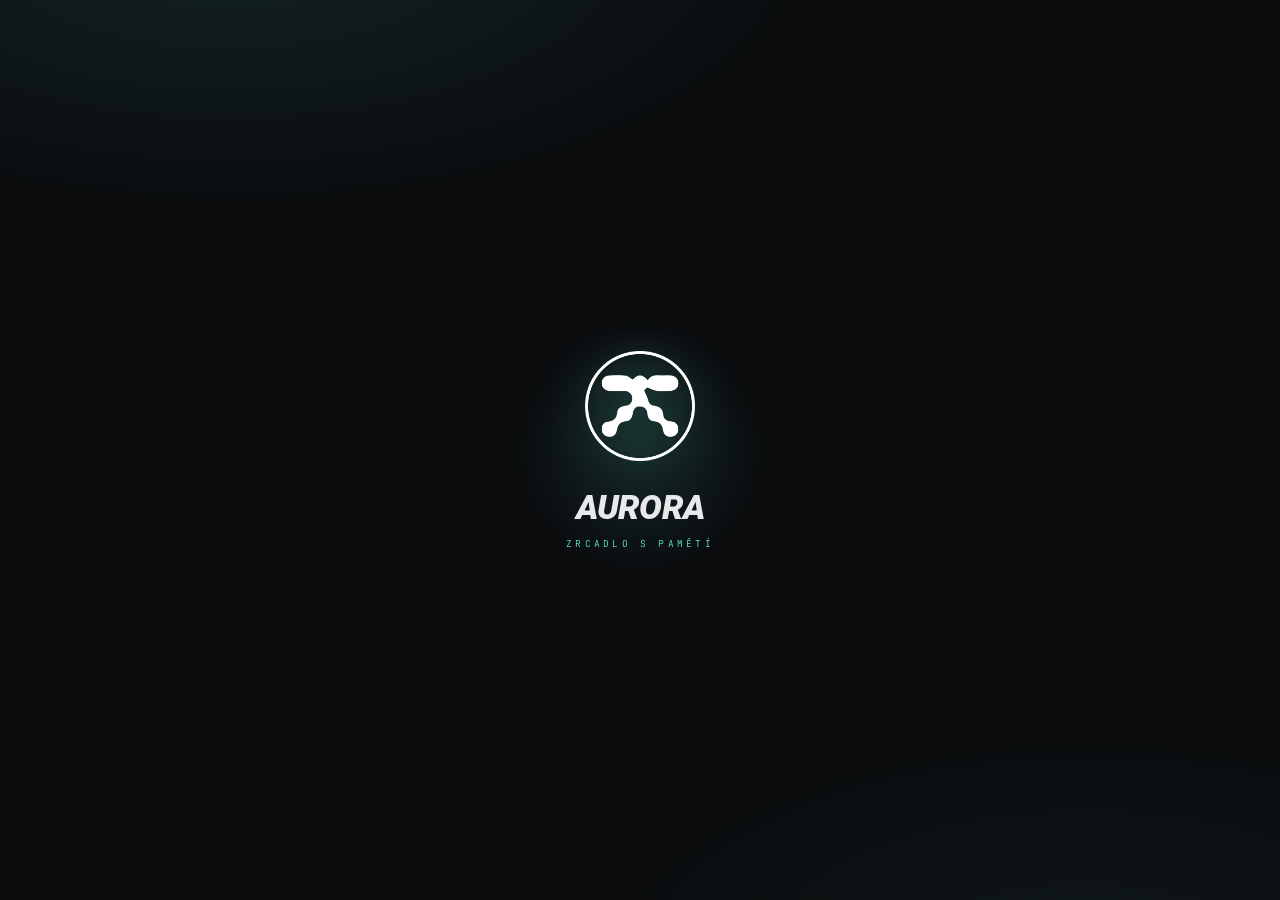
<file: aurora30.html>
<!DOCTYPE html>
<html lang="cs">
<head>
<meta charset="UTF-8">
<meta name="viewport" content="width=device-width,initial-scale=1,viewport-fit=cover">
<meta name="theme-color" content="#0A0B0D">
<title>AURORA · Zrcadlo s pamětí</title>
<link rel="preconnect" href="https://fonts.googleapis.com">
<link rel="preconnect" href="https://fonts.gstatic.com" crossorigin>
<link href="https://fonts.googleapis.com/css2?family=Roboto:ital,wght@1,900&family=Inter:wght@300;400;500;600&family=JetBrains+Mono:wght@400;500&display=swap" rel="stylesheet">
<style>
:root{
  --void:#0A0B0D; --carbon:#121418; --slate:#1C1F26;
  --ash:#8B93A1; --bone:#E8E9EB; --signal:#5EEAD4;
  --signal-rgb:94,234,212;
  --glass:rgba(255,255,255,0.035); --glass-line:rgba(255,255,255,0.09);
  --safe-b:env(safe-area-inset-bottom,0px);
}
*{margin:0;padding:0;box-sizing:border-box;-webkit-tap-highlight-color:transparent}
html,body{height:100%}
body{
  background:var(--void); color:var(--bone);
  font-family:'Inter',system-ui,sans-serif; font-weight:300;
  -webkit-font-smoothing:antialiased; overflow:hidden; overscroll-behavior:none;
}
#bg{position:fixed;inset:0;z-index:0;transition:background 0.6s ease}
#rain{position:fixed;inset:0;z-index:1;pointer-events:none;opacity:0.5}
button,input,textarea{font-family:inherit;color:inherit}
::placeholder{color:#5A626F}

/* ====== type utilities ====== */
.disp{font-family:'Roboto',sans-serif;font-weight:900;font-style:italic;text-transform:uppercase;letter-spacing:-0.02em}
.mono{font-family:'JetBrains Mono',monospace;letter-spacing:0.18em;text-transform:uppercase;font-size:9.5px;color:var(--ash)}

/* ====== APP SHELL ====== */
#app{
  position:relative;z-index:2;height:100dvh;
  max-width:560px;margin:0 auto;
  display:flex;flex-direction:column;
  opacity:0;transition:opacity 0.5s ease;
}
#app.on{opacity:1}
@media(min-width:640px){
  #app{border-left:1px solid var(--glass-line);border-right:1px solid var(--glass-line);
       background:rgba(10,11,13,0.35);backdrop-filter:blur(4px);-webkit-backdrop-filter:blur(4px)}
}
header{
  flex-shrink:0;display:flex;align-items:center;justify-content:space-between;
  padding:20px 22px 12px;
}
.h-brand{display:flex;align-items:center;gap:10px}
.h-mark{width:24px;height:24px;object-fit:contain;animation:spin 34s linear infinite}
.h-logo{font-size:19px;color:var(--signal);transition:color 0.4s}
.h-date{font-family:'JetBrains Mono',monospace;font-size:9.5px;letter-spacing:0.14em;text-transform:uppercase;color:var(--ash)}
@keyframes spin{to{transform:rotate(360deg)}}

#pages{flex:1;position:relative;overflow:hidden}
.page{
  position:absolute;inset:0;overflow-y:auto;padding:6px 22px 20px;
  opacity:0;transform:translateX(40px);pointer-events:none;
  transition:opacity 0.38s ease,transform 0.44s cubic-bezier(0.22,1,0.36,1);
  scrollbar-width:none;
}
.page::-webkit-scrollbar{display:none}
.page.on{opacity:1;transform:none;pointer-events:auto}
.page.left{transform:translateX(-40px)}

/* nav pills */
nav{
  flex-shrink:0;display:flex;justify-content:center;gap:7px;
  padding:10px 12px calc(14px + var(--safe-b));
}
.np{
  padding:10px 15px;border-radius:999px;cursor:pointer;border:1px solid var(--glass-line);
  background:var(--glass);backdrop-filter:blur(20px);-webkit-backdrop-filter:blur(20px);
  font-size:12px;font-weight:500;color:var(--ash);white-space:nowrap;
  transition:all 0.24s cubic-bezier(0.34,1.2,0.64,1);
  box-shadow:0 4px 18px rgba(0,0,0,0.18);
}
.np:active{transform:scale(0.92)}
.np.on{background:var(--bone);color:#101215;border-color:transparent}

/* ====== shared components ====== */
.card{
  background:var(--glass);border:1px solid var(--glass-line);border-radius:4px;
  backdrop-filter:blur(24px);-webkit-backdrop-filter:blur(24px);
  padding:16px;margin-bottom:10px;position:relative;
}
.anim{opacity:0}
.anim.in{animation:cardIn 0.5s cubic-bezier(0.22,1,0.36,1) both}
@keyframes cardIn{from{opacity:0;transform:translateY(16px)}to{opacity:1;transform:none}}
.sec-label{font-family:'JetBrains Mono',monospace;font-size:9.5px;letter-spacing:0.2em;text-transform:uppercase;color:var(--ash);margin:18px 2px 9px}
.sec-label:first-child{margin-top:4px}
.pg-title{font-size:22px;margin:6px 2px 2px;color:var(--bone)}
.pg-sub{font-family:'JetBrains Mono',monospace;font-size:9px;letter-spacing:0.18em;text-transform:uppercase;color:var(--ash);margin:0 2px 14px}

.field{
  width:100%;background:var(--glass);border:1px solid var(--glass-line);border-radius:4px;
  padding:14px 15px;font-size:14.5px;font-weight:300;line-height:1.5;color:var(--bone);
  outline:none;resize:none;transition:border-color 0.25s;
  backdrop-filter:blur(18px);-webkit-backdrop-filter:blur(18px);
}
.field:focus{border-color:var(--signal)}
.btn{
  border:none;border-radius:4px;background:var(--bone);color:#101215;cursor:pointer;
  font-family:'JetBrains Mono',monospace;font-size:11px;font-weight:500;
  letter-spacing:0.14em;text-transform:uppercase;padding:13px 20px;
  transition:all 0.2s cubic-bezier(0.3,1.3,0.6,1);
}
.btn:hover{background:var(--signal)}
.btn:active{transform:scale(0.96)}
.btn:disabled{opacity:0.3;cursor:not-allowed}
.btn.ghost{background:transparent;color:var(--ash);border:1px solid var(--glass-line)}
.btn.ghost:hover{color:var(--bone);border-color:var(--bone);background:transparent}

/* ====== SPLASH ====== */
#splash{
  position:fixed;inset:0;z-index:60;display:flex;flex-direction:column;
  align-items:center;justify-content:center;gap:0;cursor:pointer;
  transition:opacity 0.6s ease,transform 0.6s cubic-bezier(0.7,0,0.3,1);
}
#splash.gone{opacity:0;transform:scale(1.03);pointer-events:none}
.sp-halo{position:absolute;width:280px;height:280px;border-radius:50%;
  background:radial-gradient(circle,rgba(var(--signal-rgb),0.13),transparent 65%);
  animation:pulse 4.5s ease-in-out infinite}
@keyframes pulse{0%,100%{opacity:0.5;transform:scale(0.94)}50%{opacity:1;transform:scale(1.06)}}
.sp-mark{width:110px;height:110px;object-fit:contain;animation:spin 34s linear infinite;
  filter:drop-shadow(0 0 26px rgba(var(--signal-rgb),0.28));position:relative;z-index:1}
.sp-word{font-size:34px;color:var(--bone);margin-top:26px;
  opacity:0;animation:rise 0.7s 0.2s cubic-bezier(0.2,1,0.3,1) forwards}
.sp-tag{font-family:'JetBrains Mono',monospace;font-size:9.5px;letter-spacing:0.34em;
  text-transform:uppercase;color:var(--signal);margin-top:10px;
  opacity:0;animation:rise 0.7s 0.34s cubic-bezier(0.2,1,0.3,1) forwards}
@keyframes rise{from{opacity:0;transform:translateY(14px)}to{opacity:1;transform:none}}

/* ====== ONBOARDING ====== */
#onb{position:fixed;inset:0;z-index:55;display:none;flex-direction:column;
  align-items:center;justify-content:center;padding:30px 26px calc(30px+var(--safe-b));
  background:rgba(10,11,13,0.7);backdrop-filter:blur(30px);-webkit-backdrop-filter:blur(30px)}
#onb.on{display:flex}
.onb-step{max-width:400px;width:100%;text-align:center;display:none}
.onb-step.on{display:block;animation:rise 0.5s cubic-bezier(0.2,1,0.3,1) both}
.onb-n{font-family:'JetBrains Mono',monospace;font-size:9px;letter-spacing:0.3em;color:var(--signal);margin-bottom:16px;text-transform:uppercase}
.onb-t{font-size:26px;line-height:1.1;margin-bottom:14px}
.onb-b{font-size:14px;line-height:1.65;color:#AEB4BC;margin-bottom:28px}
.onb-swatches{display:flex;gap:10px;justify-content:center;margin-bottom:26px}

/* ====== HOME ====== */
.streak-pill{display:inline-flex;align-items:center;gap:8px;padding:8px 14px;border-radius:999px;
  background:var(--glass);border:1px solid var(--glass-line);margin-bottom:16px}
.streak-n{font-family:'Roboto',sans-serif;font-weight:900;font-style:italic;font-size:16px;color:var(--signal)}
.qa-wrap{position:relative;margin-bottom:6px}
.qa{width:100%;background:var(--glass);border:1px solid var(--glass-line);border-radius:4px;
  backdrop-filter:blur(24px);-webkit-backdrop-filter:blur(24px);
  padding:20px 54px 20px 18px;font-size:16px;color:var(--bone);outline:none;transition:border-color 0.25s,box-shadow 0.25s}
.qa:focus{border-color:var(--signal);box-shadow:0 0 0 1px rgba(var(--signal-rgb),0.25),0 0 34px rgba(var(--signal-rgb),0.08)}
.qa-go{position:absolute;right:8px;top:50%;transform:translateY(-50%);
  width:38px;height:38px;border-radius:4px;border:none;cursor:pointer;
  background:var(--signal);color:#08211c;font-size:17px;display:flex;align-items:center;justify-content:center;
  opacity:0;pointer-events:none;transition:opacity 0.2s}
.qa-wrap.has .qa-go{opacity:1;pointer-events:auto}
.qa-hint{font-family:'JetBrains Mono',monospace;font-size:8.5px;letter-spacing:0.16em;text-transform:uppercase;color:#5A626F;margin:8px 2px 0}
.h-chip{display:inline-flex;align-items:center;gap:8px;padding:9px 13px;border-radius:999px;margin:0 6px 6px 0;
  background:var(--glass);border:1px solid var(--glass-line);cursor:pointer;font-size:12.5px;color:var(--ash);
  transition:all 0.2s}
.h-chip.done{color:var(--signal);border-color:rgba(var(--signal-rgb),0.4);background:rgba(var(--signal-rgb),0.07)}
.mini{padding:13px 15px}
.mini-txt{font-size:13.5px;line-height:1.5;color:#D6D9DD;word-break:break-word}
.mini-ts{font-family:'JetBrains Mono',monospace;font-size:8.5px;letter-spacing:0.12em;color:#5A626F;margin-top:7px;text-transform:uppercase}
.empty{font-size:13px;color:#6B7280;font-style:italic;padding:8px 2px}

/* ====== BOARD ====== */
.grid{column-count:2;column-gap:10px}
@media(max-width:360px){.grid{column-count:1}}
.b-card{break-inside:avoid;margin-bottom:10px;padding:14px;cursor:default}
.b-txt{font-size:13.5px;line-height:1.55;color:#E2E4E7;word-break:break-word}
.b-foot{display:flex;align-items:center;justify-content:space-between;margin-top:10px}
.b-ts{font-family:'JetBrains Mono',monospace;font-size:8.5px;letter-spacing:0.1em;color:#5A626F;text-transform:uppercase}
.spark{width:28px;height:28px;border-radius:4px;border:1px solid rgba(var(--signal-rgb),0.4);
  background:rgba(var(--signal-rgb),0.08);color:var(--signal);cursor:pointer;font-size:13px;
  display:flex;align-items:center;justify-content:center;transition:all 0.2s;
  animation:sparkGlow 2.6s ease-in-out infinite}
@keyframes sparkGlow{0%,100%{box-shadow:0 0 0 rgba(var(--signal-rgb),0)}50%{box-shadow:0 0 14px rgba(var(--signal-rgb),0.35)}}
.spark:active{transform:scale(0.88)}
.b-done{font-family:'JetBrains Mono',monospace;font-size:8px;letter-spacing:0.16em;color:var(--signal);
  border:1px solid rgba(var(--signal-rgb),0.35);border-radius:3px;padding:3px 7px;text-transform:uppercase}
.b-del{background:none;border:none;color:#4B5563;font-size:14px;cursor:pointer;padding:2px 5px;margin-left:6px}
.b-del:hover{color:#EF6B6B}

/* ====== FOCUS ====== */
.tabs{display:flex;gap:6px;margin-bottom:14px}
.tab{flex:1;text-align:center;padding:11px 4px;border-radius:4px;cursor:pointer;
  border:1px solid var(--glass-line);background:var(--glass);
  font-family:'JetBrains Mono',monospace;font-size:9.5px;letter-spacing:0.16em;text-transform:uppercase;color:var(--ash);
  transition:all 0.2s}
.tab.on{background:var(--bone);color:#101215;border-color:transparent}
.add-row{display:flex;gap:8px;margin-bottom:12px}
.add-row .field{flex:1;padding:12px 14px;font-size:13.5px}
.add-row .btn{padding:0 16px;font-size:15px}
.g-row{display:flex;align-items:flex-start;gap:12px;padding:13px 14px}
.g-check{width:20px;height:20px;flex-shrink:0;border-radius:4px;border:1px solid var(--glass-line);
  background:transparent;cursor:pointer;display:flex;align-items:center;justify-content:center;
  color:transparent;font-size:12px;transition:all 0.2s;margin-top:1px}
.g-row.done .g-check{background:var(--signal);border-color:var(--signal);color:#08211c}
.g-txt{flex:1;font-size:13.5px;line-height:1.5;color:#E2E4E7}
.g-row.done .g-txt{color:#6B7280;text-decoration:line-through}
.hb-row{padding:13px 14px}
.hb-top{display:flex;align-items:center;justify-content:space-between;margin-bottom:10px}
.hb-name{font-size:13.5px;color:#E2E4E7}
.hb-week{display:flex;gap:6px}
.hb-cell{flex:1;aspect-ratio:1;border-radius:3px;border:1px solid var(--glass-line);background:rgba(255,255,255,0.02);
  display:flex;align-items:center;justify-content:center;
  font-family:'JetBrains Mono',monospace;font-size:8px;color:#5A626F;transition:all 0.18s}
.hb-cell.done{background:rgba(var(--signal-rgb),0.18);border-color:rgba(var(--signal-rgb),0.5);color:var(--signal)}
.hb-cell.today{cursor:pointer;border-style:dashed;border-color:#7C8794}
.hb-cell.today.done{border-style:solid;border-color:var(--signal);box-shadow:0 0 12px rgba(var(--signal-rgb),0.3)}
.hb-cell.today:active{transform:scale(0.88)}
.i-actions{display:flex;gap:6px;margin-top:9px}
.chipbtn{font-family:'JetBrains Mono',monospace;font-size:8.5px;letter-spacing:0.12em;text-transform:uppercase;
  border:1px solid var(--glass-line);background:transparent;color:var(--ash);border-radius:3px;padding:5px 9px;cursor:pointer;transition:all 0.2s}
.chipbtn:hover{color:var(--signal);border-color:rgba(var(--signal-rgb),0.4)}

/* ====== LIFE ====== */
.w-row{display:flex;align-items:center;gap:10px;margin-bottom:8px}
.w-name{width:82px;font-size:12px;color:#C9CDD3;flex-shrink:0}
.w-track{flex:1;height:7px;border-radius:99px;background:rgba(255,255,255,0.08);overflow:hidden}
.w-fill{height:100%;border-radius:99px;background:rgba(255,255,255,0.7);width:0;transition:width 0.9s cubic-bezier(0.22,1,0.36,1)}
.w-fill.low{background:var(--signal);box-shadow:0 0 10px rgba(var(--signal-rgb),0.4)}
.w-num{width:16px;text-align:right;font-family:'Roboto',sans-serif;font-weight:900;font-style:italic;font-size:13px}
.hr-quote{font-size:14px;font-style:italic;color:var(--signal);margin:8px 0}
.hr-txt{font-size:13px;line-height:1.6;color:#AEB4BC}
.rule-n{position:absolute;top:6px;right:12px;font-family:'Roboto',sans-serif;font-weight:900;font-style:italic;
  font-size:42px;color:rgba(255,255,255,0.06);line-height:1;pointer-events:none}
.rule-t{font-size:15px;margin-bottom:5px;color:var(--bone)}
.rule-d{font-size:12.5px;line-height:1.55;color:#9CA3AF}
.dd-li{display:flex;gap:9px;font-size:13px;line-height:1.55;color:#C9CDD3;margin-bottom:7px}
.dd-li::before{content:'—';color:#5A626F;flex-shrink:0}
.count-row{display:flex;align-items:baseline;justify-content:space-between}
.count-big{font-family:'Roboto',sans-serif;font-weight:900;font-style:italic;font-size:30px;color:var(--signal)}
.hist-row{display:flex;align-items:center;justify-content:space-between;gap:8px;padding:12px 14px;cursor:pointer}
.hist-w{font-family:'JetBrains Mono',monospace;font-size:10px;letter-spacing:0.1em;color:var(--bone)}
.hist-meta{font-family:'JetBrains Mono',monospace;font-size:8.5px;letter-spacing:0.08em;color:#7C8794;text-transform:uppercase}
.hist-detail{padding:0 14px 13px;display:none}
.hist-detail.on{display:block}
.hist-q{font-family:'JetBrains Mono',monospace;font-size:8.5px;letter-spacing:0.16em;color:#7C8794;text-transform:uppercase;margin:10px 0 4px}
.hist-a{font-size:13px;line-height:1.55;color:#D6D9DD;font-style:italic}

/* ====== SETTINGS ====== */
.set-card{padding:15px 16px}
.set-row{display:flex;align-items:center;justify-content:space-between;gap:12px;padding:6px 0}
.set-name{font-size:13.5px;color:#D6D9DD}
.set-sub{font-size:11px;color:#7C8794;margin-top:2px}
.swatches{display:flex;flex-wrap:wrap;gap:9px;padding:6px 0 2px}
.sw{width:40px;height:40px;border-radius:6px;cursor:pointer;border:1px solid var(--glass-line);
  position:relative;transition:transform 0.18s}
.sw:active{transform:scale(0.9)}
.sw.on{box-shadow:0 0 0 2px var(--void),0 0 0 4px var(--signal)}
.sw.round{border-radius:50%}
.toggle{width:44px;height:26px;border-radius:99px;background:rgba(255,255,255,0.08);border:1px solid var(--glass-line);
  position:relative;cursor:pointer;transition:background 0.25s;flex-shrink:0}
.toggle::after{content:'';position:absolute;top:2px;left:2px;width:20px;height:20px;border-radius:50%;
  background:#8B93A1;transition:all 0.25s cubic-bezier(0.3,1.3,0.6,1)}
.toggle.on{background:rgba(var(--signal-rgb),0.25)}
.toggle.on::after{left:20px;background:var(--signal)}
.set-btns{display:flex;gap:8px;flex-wrap:wrap;padding-top:4px}
.name-in{max-width:180px;text-align:right;background:transparent;border:none;outline:none;
  font-size:13.5px;color:var(--bone);border-bottom:1px solid var(--glass-line);padding:4px 2px;transition:border-color 0.25s}
.name-in:focus{border-color:var(--signal)}

/* ====== SUNDAY MODE ====== */
#lockBanner{display:none;margin:0 22px 6px;padding:11px 14px;border-radius:4px;
  border:1px solid rgba(var(--signal-rgb),0.35);background:rgba(var(--signal-rgb),0.06);
  font-family:'JetBrains Mono',monospace;font-size:9.5px;letter-spacing:0.14em;text-transform:uppercase;color:var(--signal)}
#lockBanner.on{display:block;animation:rise 0.4s ease both}
#sunday{position:fixed;inset:0;z-index:50;display:none;overflow-y:auto;
  background:rgba(6,7,9,0.82);backdrop-filter:blur(26px);-webkit-backdrop-filter:blur(26px)}
#sunday.on{display:block;animation:fadeIn 0.5s ease both}
@keyframes fadeIn{from{opacity:0}to{opacity:1}}
.sun-inner{max-width:480px;margin:0 auto;padding:44px 24px calc(50px + var(--safe-b))}
.sun-mark{width:42px;height:42px;object-fit:contain;animation:spin 22s linear infinite;
  filter:drop-shadow(0 0 18px rgba(var(--signal-rgb),0.35));display:block;margin:0 auto 18px}
.sun-tag{text-align:center;font-family:'JetBrains Mono',monospace;font-size:9px;letter-spacing:0.3em;
  text-transform:uppercase;color:var(--signal);margin-bottom:10px}
.sun-title{text-align:center;font-size:27px;margin-bottom:8px}
.sun-sub{text-align:center;font-size:13px;color:#9CA3AF;line-height:1.6;margin-bottom:26px}
.sun-q{font-family:'JetBrains Mono',monospace;font-size:9px;letter-spacing:0.2em;text-transform:uppercase;color:var(--ash);margin:18px 0 8px}
.mood-row{display:flex;gap:7px;flex-wrap:wrap}
.mood{padding:9px 13px;border-radius:999px;border:1px solid var(--glass-line);background:var(--glass);
  font-size:12px;color:var(--ash);cursor:pointer;transition:all 0.2s}
.mood.on{background:rgba(var(--signal-rgb),0.12);border-color:var(--signal);color:var(--signal)}
.auto-line{font-size:12.5px;color:#AEB4BC;padding:9px 12px;border:1px dashed var(--glass-line);border-radius:4px}
.sun-actions{display:flex;flex-direction:column;gap:10px;margin-top:26px}
.peek{align-self:center}

/* ====== SHEET / TOAST ====== */
#sheetWrap{position:fixed;inset:0;z-index:45;display:none;background:rgba(0,0,0,0.45)}
#sheetWrap.on{display:block}
#sheet{position:absolute;left:0;right:0;bottom:0;max-width:560px;margin:0 auto;
  background:#101318;border:1px solid var(--glass-line);border-bottom:none;border-radius:10px 10px 0 0;
  padding:20px 20px calc(24px + var(--safe-b));transform:translateY(100%);transition:transform 0.34s cubic-bezier(0.22,1,0.36,1)}
#sheetWrap.on #sheet{transform:none}
.sheet-t{font-size:17px;margin-bottom:4px}
.sheet-s{font-size:12px;color:#8B93A1;margin-bottom:16px}
.sheet-opt{display:flex;align-items:center;gap:12px;width:100%;text-align:left;padding:14px;border-radius:4px;
  border:1px solid var(--glass-line);background:var(--glass);cursor:pointer;margin-bottom:8px;transition:all 0.2s}
.sheet-opt:hover{border-color:var(--signal)}
.sheet-k{font-family:'JetBrains Mono',monospace;font-size:9px;letter-spacing:0.14em;color:var(--signal);text-transform:uppercase;width:44px;flex-shrink:0}
.sheet-d{font-size:13px;color:#D6D9DD}
#toast{position:fixed;left:50%;bottom:calc(86px + var(--safe-b));transform:translateX(-50%) translateY(16px);
  z-index:70;background:#12161B;border:1px solid rgba(var(--signal-rgb),0.4);border-radius:4px;
  padding:12px 18px;font-family:'JetBrains Mono',monospace;font-size:10px;letter-spacing:0.12em;
  text-transform:uppercase;color:var(--signal);opacity:0;pointer-events:none;transition:all 0.35s cubic-bezier(0.22,1,0.36,1);
  max-width:88vw;text-align:center}
#toast.on{opacity:1;transform:translateX(-50%) translateY(0)}

@media(prefers-reduced-motion:reduce){
  *{animation-duration:0.01ms !important;transition-duration:0.05s !important}
  .h-mark,.sp-mark,.sun-mark{animation:none !important}
}
</style>
</head>
<body>
<div id="bg"></div>
<canvas id="rain"></canvas>

<!-- SPLASH -->
<div id="splash">
  <div class="sp-halo"></div>
  <img class="sp-mark" src="[data-uri]" alt="">
  <div class="sp-word disp">Aurora</div>
  <div class="sp-tag">Zrcadlo s pamětí</div>
</div>

<!-- ONBOARDING -->
<div id="onb">
  <div class="onb-step" data-s="0">
    <div class="onb-n">01 / 03</div>
    <div class="onb-t disp">Pískoviště</div>
    <div class="onb-b">Od pondělí do soboty je Aurora tvůj chaos. Vyhazuj sem myšlenky, nápady, úkoly — bez třídění, bez tagů, bez tření.</div>
    <button class="btn" onclick="onbNext()">Dál</button>
  </div>
  <div class="onb-step" data-s="1">
    <div class="onb-n">02 / 03</div>
    <div class="onb-t disp">Nedělní zámek</div>
    <div class="onb-b">V neděli ve 20:00 se zamknu. Dokud neřekneš pravdu o svém týdnu, nepustím tě plánovat další. Žádné odložení. Žádný únik.</div>
    <button class="btn" onclick="onbNext()">Rozumím</button>
  </div>
  <div class="onb-step" data-s="2">
    <div class="onb-n">03 / 03</div>
    <div class="onb-t disp">Tvoje zrcadlo</div>
    <div class="onb-b">Jak ti mám říkat? (Klidně přeskoč.)</div>
    <input class="field" id="onbName" placeholder="Jméno nebo nick" style="max-width:260px;margin:0 auto 22px;text-align:center">
    <div class="onb-b" style="margin-bottom:10px">Vyber si signál:</div>
    <div class="onb-swatches" id="onbAccents"></div>
    <button class="btn" onclick="onbFinish()">Vstoupit</button>
  </div>
</div>

<!-- APP -->
<div id="app">
  <header>
    <div class="h-brand">
      <img class="h-mark" src="[data-uri]" alt="">
      <div class="h-logo disp">Aurora</div>
    </div>
    <div class="h-date" id="hDate"></div>
  </header>
  <div id="lockBanner"></div>
  <div id="pages">
    <div class="page" id="p0"></div>
    <div class="page" id="p1"></div>
    <div class="page" id="p2"></div>
    <div class="page" id="p3"></div>
    <div class="page" id="p4"></div>
  </div>
  <nav id="nav"></nav>
</div>

<!-- SPARK SHEET -->
<div id="sheetWrap" onclick="if(event.target===this)closeSheet()">
  <div id="sheet">
    <div class="sheet-t disp">Přetavit v akci?</div>
    <div class="sheet-s" id="sheetSrc"></div>
    <button class="sheet-opt" onclick="sparkTo('goals')"><span class="sheet-k">Goal</span><span class="sheet-d">Cíl s checkboxem. Věc, která se dotáhne.</span></button>
    <button class="sheet-opt" onclick="sparkTo('habits')"><span class="sheet-k">Habit</span><span class="sheet-d">Návyk do týdenní heatmapy.</span></button>
    <button class="sheet-opt" onclick="sparkTo('ideas')"><span class="sheet-k">Idea</span><span class="sheet-d">Utříděný nápad na později.</span></button>
    <button class="btn ghost" style="width:100%;margin-top:4px" onclick="closeSheet()">Zavřít</button>
  </div>
</div>

<!-- SUNDAY MODE -->
<div id="sunday">
  <div class="sun-inner">
    <img class="sun-mark" src="[data-uri]" alt="">
    <div class="sun-tag">Sunday Mode</div>
    <div class="sun-title disp">Nedělní zrcadlo</div>
    <div class="sun-sub" id="sunWeekLabel"></div>

    <div class="sun-q">Čemu ses tento týden vyhnul?</div>
    <textarea class="field" id="sunQ1" rows="3" placeholder="Min. 10 znaků. Bez cenzury."></textarea>

    <div class="sun-q">Kde sis lhal?</div>
    <textarea class="field" id="sunQ2" rows="2" placeholder="Ta báchorka, které jsi věřil."></textarea>

    <div class="sun-q">Návyky tento týden</div>
    <div class="auto-line" id="sunHabits"></div>

    <div class="sun-q">Dotažené cíle</div>
    <div class="auto-line" id="sunGoals"></div>

    <div class="sun-q">Nálada týdne</div>
    <div class="mood-row" id="sunMood"></div>

    <div class="sun-actions">
      <button class="btn" id="sunSave" disabled onclick="resolveSunday()">Zapsat do zrcadla</button>
      <button class="btn ghost peek" onclick="peek()">Nahlédnout do appky · 30 s</button>
    </div>
  </div>
</div>

<div id="toast"></div>
<input type="file" id="importFile" accept="application/json" style="display:none">
<script>
/* ================= STORES ================= */
const K_APP='aurora_v3', K_STRAT='aurora_strategy_v1';
const DEF_APP={schema:1,profile:{name:'',onboarded:false,installTs:Date.now()},
  board:[],focus:{goals:[],habits:[],ideas:[]},
  settings:{accent:'#5EEAD4',appBg:'void',splashBg:'aurora',modules:{board:true,focus:true}}};
const DEF_STRAT={schema:1,weeks:{}};
function load(k,d){try{const v=JSON.parse(localStorage.getItem(k));return (v&&v.schema===1)?v:structuredClone(d);}catch(e){return structuredClone(d);}}
let A=load(K_APP,DEF_APP), S=load(K_STRAT,DEF_STRAT);
// deep-merge safety for older saves
A.profile=Object.assign({},DEF_APP.profile,A.profile);
A.focus=Object.assign({},DEF_APP.focus,A.focus);
A.settings=Object.assign({},DEF_APP.settings,A.settings);
A.settings.modules=Object.assign({},DEF_APP.settings.modules,A.settings.modules);
function saveA(){try{localStorage.setItem(K_APP,JSON.stringify(A));}catch(e){}}
function saveS(){try{localStorage.setItem(K_STRAT,JSON.stringify(S));}catch(e){}}
const uid=()=> (crypto.randomUUID?crypto.randomUUID():'id'+Date.now()+Math.random().toString(36).slice(2));
const esc=s=>String(s).replace(/[&<>"]/g,c=>({'&':'&amp;','<':'&lt;','>':'&gt;','"':'&quot;'}[c]));

/* ================= THEME ================= */
const BGS={
  void:  {n:'Void',    css:'radial-gradient(120% 90% at 50% -20%, #12161d 0%, #0A0B0D 55%)'},
  abyss: {n:'Abyss',   css:'linear-gradient(180deg,#0a111e 0%,#06080d 70%)'},
  aurora:{n:'Aurora',  css:'radial-gradient(90% 60% at 18% -8%, rgba(94,234,212,0.11), transparent 55%), radial-gradient(80% 55% at 85% 108%, rgba(94,234,212,0.06), transparent 55%), #0A0B0D'},
  dusk:  {n:'Dusk',    css:'radial-gradient(90% 60% at 82% -8%, rgba(147,94,234,0.13), transparent 55%), #0a0a10'},
  ember: {n:'Ember',   css:'radial-gradient(90% 60% at 50% -10%, rgba(234,150,94,0.10), transparent 55%), #0d0b09'},
  carbon:{n:'Carbon',  css:'linear-gradient(180deg,#101318,#0b0d10)'}
};
const ACCENTS=['#5EEAD4','#7DD3FC','#C4B5FD','#FCA5A5','#FCD34D','#A3E635','#F0F1F3'];
function hexRgb(h){const n=parseInt(h.slice(1),16);return[(n>>16)&255,(n>>8)&255,n&255].join(',');}
function applyTheme(){
  const st=A.settings;
  document.documentElement.style.setProperty('--signal',st.accent);
  document.documentElement.style.setProperty('--signal-rgb',hexRgb(st.accent));
  document.getElementById('bg').style.background=(BGS[st.appBg]||BGS.void).css;
  document.getElementById('splash').style.background=(BGS[st.splashBg]||BGS.aurora).css;
  document.querySelector('meta[name=theme-color]').content='#0A0B0D';
}

/* ================= TIME / WEEKS ================= */
function isoWeek(d){
  const t=new Date(Date.UTC(d.getFullYear(),d.getMonth(),d.getDate()));
  const day=t.getUTCDay()||7; t.setUTCDate(t.getUTCDate()+4-day);
  const y0=new Date(Date.UTC(t.getUTCFullYear(),0,1));
  return t.getUTCFullYear()+'-W'+String(Math.ceil(((t-y0)/864e5+1)/7)).padStart(2,'0');
}
function weekNum(k){return parseInt(k.split('-W')[1],10);}
function dateKey(d){return d.getFullYear()+'-'+String(d.getMonth()+1).padStart(2,'0')+'-'+String(d.getDate()).padStart(2,'0');}
function mondayOf(d){const x=new Date(d);const wd=(x.getDay()+6)%7;x.setDate(x.getDate()-wd);x.setHours(0,0,0,0);return x;}
// most recent Sunday 20:00 that has already passed
function lastDueSunday(now){
  const d=new Date(now); d.setHours(20,0,0,0);
  const back=(d.getDay()+7)%7; // days since Sunday
  d.setDate(d.getDate()-back);
  if(d>now) d.setDate(d.getDate()-7);
  return d;
}

/* ================= SUNDAY STATE MACHINE ================= */
let SUN={state:'SANDBOX',dueKey:null,mood:null,peekT:null};
function computeSunday(){
  const now=new Date();
  const due=lastDueSunday(now);
  const dueKey=isoWeek(due);
  const missed=(due.getTime()>=A.profile.installTs)&&!S.weeks[dueKey];
  if(missed){SUN.state='LOCKED';SUN.dueKey=dueKey;return;}
  if(now.getDay()===0){
    const lockAt=new Date(now);lockAt.setHours(20,0,0,0);
    const warnAt=new Date(now);warnAt.setHours(18,0,0,0);
    const thisKey=isoWeek(now);
    if(now>=warnAt&&now<lockAt&&!S.weeks[thisKey]){SUN.state='LOCK_PENDING';SUN.dueKey=thisKey;return;}
  }
  SUN.state='SANDBOX';SUN.dueKey=null;
}
function renderSundayState(){
  const b=document.getElementById('lockBanner'), o=document.getElementById('sunday');
  if(SUN.state==='LOCK_PENDING'){
    const lockAt=new Date();lockAt.setHours(20,0,0,0);
    const mins=Math.max(0,Math.round((lockAt-Date.now())/60000));
    b.textContent='Zrcadlo se otevře ve 20:00 · za '+mins+' min';
    b.classList.add('on');
  } else b.classList.remove('on');
  if(SUN.state==='LOCKED'&&!SUN.peekT){openSunday();}
  if(SUN.state!=='LOCKED'){o.classList.remove('on');rainBoost(false);}
}
function openSunday(){
  const o=document.getElementById('sunday');
  document.getElementById('sunWeekLabel').textContent='Týden '+weekNum(SUN.dueKey)+' · '+SUN.dueKey+' · dokud nezapíšeš, appka je zamčená';
  // auto summaries
  const mon=mondayOfIso(SUN.dueKey);
  let habitBits=[];
  A.focus.habits.forEach(h=>{
    let c=0;for(let i=0;i<7;i++){const d=new Date(mon);d.setDate(mon.getDate()+i);if(h.log&&h.log[dateKey(d)])c++;}
    habitBits.push(esc(h.name)+' '+c+'/7');
  });
  document.getElementById('sunHabits').textContent=habitBits.length?habitBits.join(' · '):'Žádné návyky nezaložené.';
  const gd=A.focus.goals.filter(g=>g.done).length, gt=A.focus.goals.length;
  document.getElementById('sunGoals').textContent=gt?(gd+' z '+gt+' dotaženo'):'Žádné cíle nezaložené.';
  o.classList.add('on');
  rainBoost(true);
  gateSunday();
}
function mondayOfIso(key){
  const y=+key.slice(0,4), w=weekNum(key);
  const mon=mondayOf(new Date(y,0,4));      // Monday of ISO week 1
  mon.setDate(mon.getDate()+(w-1)*7);
  return mon;
}
const MOODS=['V prdeli','Slabý','OK','Dobrý','Silný'];
function buildMood(){
  document.getElementById('sunMood').innerHTML=MOODS.map((m,i)=>'<div class="mood" data-m="'+i+'" onclick="pickMood('+i+')">'+m+'</div>').join('');
}
function pickMood(i){SUN.mood=i;document.querySelectorAll('.mood').forEach(el=>el.classList.toggle('on',+el.dataset.m===i));gateSunday();}
function gateSunday(){
  const q1=document.getElementById('sunQ1').value.trim();
  const q2=document.getElementById('sunQ2').value.trim();
  document.getElementById('sunSave').disabled=!(q1.length>=10&&q2.length>=3&&SUN.mood!==null);
}
function resolveSunday(){
  const mon=mondayOfIso(SUN.dueKey);
  const habits={};
  A.focus.habits.forEach(h=>{let c=0;for(let i=0;i<7;i++){const d=new Date(mon);d.setDate(mon.getDate()+i);if(h.log&&h.log[dateKey(d)])c++;}habits[h.name]=c;});
  S.weeks[SUN.dueKey]={
    ts:Date.now(),
    avoided:document.getElementById('sunQ1').value.trim(),
    lied:document.getElementById('sunQ2').value.trim(),
    habits, goalsDone:A.focus.goals.filter(g=>g.done).length, goalsTotal:A.focus.goals.length,
    mood:SUN.mood
  };
  saveS();
  const wk=weekNum(SUN.dueKey);
  document.getElementById('sunday').classList.remove('on');
  document.getElementById('sunQ1').value='';document.getElementById('sunQ2').value='';
  SUN.mood=null;document.querySelectorAll('.mood').forEach(el=>el.classList.remove('on'));
  rainBoost(false);
  computeSunday();renderSundayState();
  toast('Zrcadlo si pamatuje. Týden '+wk+' uzavřen.');
  renderPage(3,true);renderPage(0,true);
}
function peek(){
  document.getElementById('sunday').classList.remove('on');
  rainBoost(false);
  SUN.peekT=setTimeout(()=>{SUN.peekT=null;computeSunday();renderSundayState();},30000);
  toast('30 vteřin. Pak se zrcadlo vrátí.');
}
function isLocked(){return SUN.state==='LOCKED';}
function guard(){if(isLocked()&&!SUN.peekT){toast('Zamčeno. Nejdřív zrcadlo.');return true;}
  if(isLocked()&&SUN.peekT){toast('Jen čtení. Zápis až po zrcadle.');return true;}
  return false;}

/* ================= STREAK ================= */
function streak(){
  const nowKey=isoWeek(new Date());
  let m=S.weeks[nowKey]?mondayOfIso(nowKey):mondayOfIso(isoWeek(lastDueSunday(new Date())));
  let n=0;
  while(S.weeks[isoWeek(m)]){n++;m.setDate(m.getDate()-7);}
  return n;
}

/* ================= NAV ================= */
const PAGES=['Home','Board','Focus','Life','Nastavení'];
let cur=0;
function buildNav(){
  document.getElementById('nav').innerHTML=PAGES.map((p,i)=>'<div class="np'+(i===cur?' on':'')+'" onclick="go('+i+')">'+p+'</div>').join('');
}
function go(i){
  if(i===cur)return;
  const from=document.getElementById('p'+cur), to=document.getElementById('p'+i);
  from.classList.remove('on');
  from.classList.toggle('left', i>cur);
  cur=i;
  renderPage(i);
  to.classList.remove('left');to.classList.add('on');
  document.querySelectorAll('.np').forEach((el,n)=>el.classList.toggle('on',n===i));
}
// swipe
let tx=null,ty=null;
document.getElementById('pages').addEventListener('touchstart',e=>{tx=e.touches[0].clientX;ty=e.touches[0].clientY;},{passive:true});
document.getElementById('pages').addEventListener('touchend',e=>{
  if(tx===null)return;
  const dx=e.changedTouches[0].clientX-tx, dy=e.changedTouches[0].clientY-ty;
  tx=null;
  if(Math.abs(dx)>64&&Math.abs(dx)>Math.abs(dy)*1.4){
    if(dx<0&&cur<4)go(cur+1); else if(dx>0&&cur>0)go(cur-1);
  }
},{passive:true});
document.addEventListener('keydown',e=>{
  if(/INPUT|TEXTAREA/.test(document.activeElement.tagName))return;
  if(e.key==='ArrowRight'&&cur<4)go(cur+1);
  if(e.key==='ArrowLeft'&&cur>0)go(cur-1);
});

/* ================= RENDER: shared ================= */
function stagger(pg){
  pg.querySelectorAll('.anim').forEach((c,i)=>{c.classList.remove('in');c.style.animationDelay=(i*0.055)+'s';});
  void pg.offsetWidth;
  pg.querySelectorAll('.anim').forEach(c=>c.classList.add('in'));
}
function renderPage(i,soft){
  const pg=document.getElementById('p'+i);
  if(i===0)renderHome(pg);
  if(i===1)renderBoard(pg);
  if(i===2)renderFocus(pg);
  if(i===3)renderLife(pg);
  if(i===4)renderSettings(pg);
  if(!soft){stagger(pg);pg.scrollTop=0;}
}

/* ================= HOME ================= */
function greet(){const h=new Date().getHours();return h<5?'Dobrou noc':h<10?'Dobré ráno':h<18?'Dobrý den':'Dobrý večer';}
function renderHome(pg){
  const name=A.profile.name?', '+esc(A.profile.name):'';
  const recent=[...A.board].sort((a,b)=>b.ts-a.ts).slice(0,3);
  const today=dateKey(new Date());
  pg.innerHTML=
   '<div class="pg-title disp anim">'+greet()+name+'</div>'+
   '<div class="pg-sub anim">'+new Date().toLocaleDateString('cs-CZ',{weekday:'long',day:'numeric',month:'long'})+'</div>'+
   '<div class="streak-pill anim"><span class="streak-n">'+streak()+'</span><span class="mono">nedělí v řadě</span></div>'+
   '<div class="qa-wrap anim" id="qaWrap">'+
     '<input class="qa" id="qa" placeholder="Vyhoď myšlenku z hlavy…" autocomplete="off">'+
     '<button class="qa-go" onclick="quickAdd()">↵</button>'+
   '</div>'+
   '<div class="qa-hint anim">Enter uloží na board · bez třídění, bez tagů</div>'+
   (A.focus.habits.length?('<div class="sec-label anim">Dnes</div><div class="anim">'+
     A.focus.habits.map(h=>'<span class="h-chip'+(h.log&&h.log[today]?' done':'')+'" onclick="toggleHabit(\''+h.id+'\',true)">'+esc(h.name)+'</span>').join('')+'</div>'):'')+
   '<div class="sec-label anim">Poslední</div>'+
   (recent.length?recent.map(c=>'<div class="card mini anim"><div class="mini-txt">'+esc(c.text)+'</div><div class="mini-ts">'+ago(c.ts)+'</div></div>').join('')
     :'<div class="empty anim">Chaos zatím žádný. To se změní.</div>');
  const qa=pg.querySelector('#qa'), wrap=pg.querySelector('#qaWrap');
  qa.addEventListener('input',()=>wrap.classList.toggle('has',qa.value.trim().length>0));
  qa.addEventListener('keydown',e=>{if(e.key==='Enter')quickAdd();});
}
function ago(ts){
  const m=Math.round((Date.now()-ts)/60000);
  if(m<1)return'právě teď';if(m<60)return'před '+m+' min';
  const h=Math.round(m/60);if(h<24)return'před '+h+' h';
  return new Date(ts).toLocaleDateString('cs-CZ',{day:'numeric',month:'numeric'});
}
function quickAdd(){
  if(guard())return;
  const qa=document.getElementById('qa');
  const t=qa.value.trim(); if(!t)return;
  A.board.unshift({id:uid(),text:t,ts:Date.now(),processed:false});
  saveA(); qa.value=''; document.getElementById('qaWrap').classList.remove('has');
  renderPage(0,true); toast('Uloženo. Najdeš to na Boardu →');
}

/* ================= BOARD ================= */
const SPARK_RE=/(chci|musím|udělat|udělám|zavolat|poslat|napsat|koupit|začít|začnu|dokončit|vyřešit|zaplatit|domluvit|objednat|přestat|zrušit|faktur)/i;
function hasSpark(c){return !c.processed&&(SPARK_RE.test(c.text)||/\d+\s*(kč|,-)/i.test(c.text)||/!$/.test(c.text.trim()));}
function renderBoard(pg){
  const cards=[...A.board].sort((a,b)=>b.ts-a.ts);
  pg.innerHTML=
   '<div class="pg-title disp anim">Board</div>'+
   '<div class="pg-sub anim">'+cards.length+' záznamů · chaos je povolen</div>'+
   (cards.length?('<div class="grid anim">'+cards.map(c=>
     '<div class="card b-card"><div class="b-txt">'+esc(c.text)+'</div>'+
     '<div class="b-foot"><span class="b-ts">'+ago(c.ts)+'</span><span style="display:flex;align-items:center">'+
       (c.processed?'<span class="b-done">Zpracováno</span>':(hasSpark(c)?'<button class="spark" onclick="openSheet(\''+c.id+'\')">⚡</button>':''))+
       '<button class="b-del" onclick="delCard(\''+c.id+'\')">×</button>'+
     '</span></div></div>').join('')+'</div>')
   :'<div class="empty anim">Chaos zatím žádný. Quick Add na Home čeká.</div>');
}
function delCard(id){if(guard())return;A.board=A.board.filter(c=>c.id!==id);saveA();renderPage(1,true);}
let sheetCard=null;
function openSheet(id){
  if(guard())return;
  sheetCard=A.board.find(c=>c.id===id); if(!sheetCard)return;
  document.getElementById('sheetSrc').textContent='„'+sheetCard.text.slice(0,90)+(sheetCard.text.length>90?'…':'')+'"';
  document.getElementById('sheetWrap').classList.add('on');
}
function closeSheet(){document.getElementById('sheetWrap').classList.remove('on');sheetCard=null;}
function sparkTo(kind){
  if(!sheetCard)return;
  if(kind==='goals')A.focus.goals.unshift({id:uid(),text:sheetCard.text,done:false,ts:Date.now()});
  if(kind==='habits')A.focus.habits.push({id:uid(),name:sheetCard.text.slice(0,40),log:{}});
  if(kind==='ideas')A.focus.ideas.unshift({id:uid(),text:sheetCard.text,ts:Date.now()});
  sheetCard.processed=true; saveA(); closeSheet();
  toast('Přesunuto do Focus · '+(kind==='goals'?'Goal':kind==='habits'?'Habit':'Idea'));
  renderPage(1,true);
}

/* ================= FOCUS ================= */
let ftab=A.settings._ftab||'goals';
function renderFocus(pg){
  const F=A.focus;
  let body='';
  if(ftab==='goals'){
    body='<div class="add-row anim"><input class="field" id="gAdd" placeholder="Nový cíl…"><button class="btn" onclick="addGoal()">+</button></div>'+
      (F.goals.length?F.goals.map(g=>'<div class="card g-row anim'+(g.done?' done':'')+'">'+
        '<div class="g-check" onclick="toggleGoal(\''+g.id+'\')">✓</div>'+
        '<div class="g-txt">'+esc(g.text)+'</div>'+
        '<button class="b-del" onclick="delGoal(\''+g.id+'\')">×</button></div>').join('')
      :'<div class="empty anim">Žádný cíl. Board má ⚡, začni tam.</div>');
  }
  if(ftab==='habits'){
    const mon=mondayOf(new Date()), today=dateKey(new Date());
    const DN=['Po','Út','St','Čt','Pá','So','Ne'];
    body='<div class="add-row anim"><input class="field" id="hAdd" placeholder="Nový návyk…"><button class="btn" onclick="addHabit()">+</button></div>'+
      (F.habits.length?F.habits.map(h=>{
        let cells='';
        for(let i=0;i<7;i++){
          const d=new Date(mon);d.setDate(mon.getDate()+i);const k=dateKey(d);
          const done=h.log&&h.log[k], isToday=k===today;
          cells+='<div class="hb-cell'+(done?' done':'')+(isToday?' today':'')+'"'+(isToday?' onclick="toggleHabit(\''+h.id+'\')"':'')+'>'+DN[i]+'</div>';
        }
        return '<div class="card hb-row anim"><div class="hb-top"><span class="hb-name">'+esc(h.name)+'</span><button class="b-del" onclick="delHabit(\''+h.id+'\')">×</button></div><div class="hb-week">'+cells+'</div></div>';
      }).join(''):'<div class="empty anim">Žádný návyk. Tap na dnešní buňku = splněno.</div>');
  }
  if(ftab==='ideas'){
    body='<div class="add-row anim"><input class="field" id="iAdd" placeholder="Nový nápad…"><button class="btn" onclick="addIdea()">+</button></div>'+
      (F.ideas.length?F.ideas.map(x=>'<div class="card mini anim"><div class="mini-txt">'+esc(x.text)+'</div>'+
        '<div class="i-actions"><button class="chipbtn" onclick="ideaToGoal(\''+x.id+'\')">→ Goal</button><button class="chipbtn" onclick="delIdea(\''+x.id+'\')">Smazat</button></div></div>').join('')
      :'<div class="empty anim">Prázdno. Nápady sem tečou z Boardu.</div>');
  }
  pg.innerHTML='<div class="pg-title disp anim">Focus</div><div class="pg-sub anim">řád a exekuce</div>'+
    '<div class="tabs anim">'+['goals','habits','ideas'].map(t=>'<div class="tab'+(t===ftab?' on':'')+'" onclick="setTab(\''+t+'\')">'+(t==='goals'?'Goals':t==='habits'?'Habits':'Ideas')+'</div>').join('')+'</div>'+body;
  ['gAdd','hAdd','iAdd'].forEach(id=>{const el=pg.querySelector('#'+id);if(el)el.addEventListener('keydown',e=>{if(e.key==='Enter'){if(id==='gAdd')addGoal();if(id==='hAdd')addHabit();if(id==='iAdd')addIdea();}});});
}
function setTab(t){ftab=t;A.settings._ftab=t;saveA();renderPage(2);}
function addGoal(){if(guard())return;const el=document.getElementById('gAdd');const t=el.value.trim();if(!t)return;A.focus.goals.unshift({id:uid(),text:t,done:false,ts:Date.now()});saveA();renderPage(2,true);}
function toggleGoal(id){if(guard())return;const g=A.focus.goals.find(x=>x.id===id);g.done=!g.done;saveA();renderPage(2,true);}
function delGoal(id){if(guard())return;A.focus.goals=A.focus.goals.filter(x=>x.id!==id);saveA();renderPage(2,true);}
function addHabit(){if(guard())return;const el=document.getElementById('hAdd');const t=el.value.trim();if(!t)return;A.focus.habits.push({id:uid(),name:t,log:{}});saveA();renderPage(2,true);}
function delHabit(id){if(guard())return;A.focus.habits=A.focus.habits.filter(x=>x.id!==id);saveA();renderPage(2,true);}
function toggleHabit(id,fromHome){
  if(guard())return;
  const h=A.focus.habits.find(x=>x.id===id);if(!h)return;
  h.log=h.log||{};const k=dateKey(new Date());
  h.log[k]=!h.log[k]; if(!h.log[k])delete h.log[k];
  saveA(); renderPage(fromHome?0:2,true);
}
function addIdea(){if(guard())return;const el=document.getElementById('iAdd');const t=el.value.trim();if(!t)return;A.focus.ideas.unshift({id:uid(),text:t,ts:Date.now()});saveA();renderPage(2,true);}
function delIdea(id){if(guard())return;A.focus.ideas=A.focus.ideas.filter(x=>x.id!==id);saveA();renderPage(2,true);}
function ideaToGoal(id){if(guard())return;const x=A.focus.ideas.find(i=>i.id===id);if(!x)return;
  A.focus.goals.unshift({id:uid(),text:x.text,done:false,ts:Date.now()});
  A.focus.ideas=A.focus.ideas.filter(i=>i.id!==id);saveA();renderPage(2,true);toast('Nápad povýšen na cíl.');}

/* ================= LIFE ================= */
const WHEEL=[['Tělo',5,0],['Mysl',5,0],['Duše',4,0],['Mise',4,0],['Peníze',2,1],['Růst',5,0],['Rodina',3,1],['Romance',4,0],['Kamarádi',7,0]];
function renderLife(pg){
  const target=new Date(2026,7,2);
  const days=Math.ceil((target-new Date())/864e5);
  const keys=Object.keys(S.weeks).sort().reverse().slice(0,6);
  pg.innerHTML=
   '<div class="pg-title disp anim">Life</div><div class="pg-sub anim">kompas · červenec 2026</div>'+
   '<div class="card anim"><div class="mono" style="margin-bottom:12px">Kolo života</div>'+
     WHEEL.map(w=>'<div class="w-row"><div class="w-name">'+w[0]+'</div><div class="w-track"><div class="w-fill'+(w[2]?' low':'')+'" data-w="'+(w[1]*10)+'"></div></div><div class="w-num">'+w[1]+'</div></div>').join('')+
   '</div>'+
   '<div class="card anim"><div class="mono" style="margin-bottom:10px">Hrdlo</div>'+
     '<div class="rule-t disp" style="font-size:17px">Peníze — udržet je = umět říct rodině NE</div>'+
     '<div class="hr-quote">„Jsem hodnej na svůj vlastní účet."</div>'+
     '<div class="hr-txt">Platím a vyhovuju, abych si koupil respekt, který se koupit nedá. Důkaz, že sval mám: porazil jsem VELO jen hlavou.</div></div>'+
   [['1','Kauce','10 000 automaticky 1. den v měsíci na účet bez karty. Příkaz se nikdy neruší, jen škrtí (min. 5k).'],
    ['2','24h pravidlo','„Nechám si to projít hlavou, řeknu ti zítra." Na každou rodinnou platbu, i stovku.'],
    ['3','Fitko Po / St / Pá','Taška u dveří večer předem. Padlý trénink se přesouvá, neškrtá.']].map(r=>
     '<div class="card anim"><div class="rule-n">'+r[0]+'</div><div class="rule-t disp">'+r[1]+'</div><div class="rule-d">'+r[2]+'</div></div>').join('')+
   '<div class="card anim"><div class="mono" style="margin-bottom:10px">Don\'t-do</div>'+
     '<div class="dd-li">Neplatit nic za rodinu bez 24h pauzy.</div>'+
     '<div class="dd-li">Nesrovnávat se s kámošovým autem za 1M.</div>'+
     '<div class="dd-li">Tátovy rady = názor kolegy, ne rozsudek.</div></div>'+
   '<div class="card anim"><div class="count-row"><div><div class="mono">Přeměření kola</div><div style="font-size:13px;color:#AEB4BC;margin-top:6px">neděle 2. 8. 2026</div></div>'+
     '<div class="count-big">'+(days>0?days+' dní':'teď')+'</div></div></div>'+
   '<div class="sec-label anim">Zrcadlo · historie</div>'+
   (keys.length?keys.map(k=>{
      const w=S.weeks[k];
      return '<div class="card anim" style="padding:0"><div class="hist-row" onclick="this.nextElementSibling.classList.toggle(\'on\')">'+
        '<span class="hist-w">'+k+'</span><span class="hist-meta">'+MOODS[w.mood]+' · '+w.goalsDone+'/'+w.goalsTotal+' cílů</span></div>'+
        '<div class="hist-detail"><div class="hist-q">Čemu ses vyhnul</div><div class="hist-a">„'+esc(w.avoided)+'"</div>'+
        '<div class="hist-q">Kde sis lhal</div><div class="hist-a">„'+esc(w.lied)+'"</div></div></div>';
    }).join(''):'<div class="empty anim">První zrcadlo tě čeká v neděli ve 20:00.</div>');
  setTimeout(()=>pg.querySelectorAll('.w-fill').forEach(f=>f.style.width=f.dataset.w+'%'),260);
}

/* ================= SETTINGS ================= */
function renderSettings(pg){
  const st=A.settings;
  pg.innerHTML=
   '<div class="pg-title disp anim">Nastavení</div><div class="pg-sub anim">vše se ukládá automaticky</div>'+
   '<div class="sec-label anim">Profil</div>'+
   '<div class="card set-card anim"><div class="set-row"><div><div class="set-name">Jméno</div><div class="set-sub">Zobrazí se na Home</div></div>'+
   '<input class="name-in" id="setName" value="'+esc(A.profile.name)+'" placeholder="—"></div></div>'+
   '<div class="sec-label anim">Signál · akcentní barva</div>'+
   '<div class="card set-card anim"><div class="swatches">'+ACCENTS.map(c=>'<div class="sw round'+(st.accent===c?' on':'')+'" style="background:'+c+'" onclick="setAccent(\''+c+'\')"></div>').join('')+'</div></div>'+
   '<div class="sec-label anim">Pozadí aplikace</div>'+
   '<div class="card set-card anim"><div class="swatches">'+Object.keys(BGS).map(k=>'<div class="sw'+(st.appBg===k?' on':'')+'" style="background:'+BGS[k].css.replace(/"/g,'&quot;')+'" title="'+BGS[k].n+'" onclick="setBg(\'appBg\',\''+k+'\')"></div>').join('')+'</div></div>'+
   '<div class="sec-label anim">Pozadí splash obrazovky</div>'+
   '<div class="card set-card anim"><div class="swatches">'+Object.keys(BGS).map(k=>'<div class="sw'+(st.splashBg===k?' on':'')+'" style="background:'+BGS[k].css.replace(/"/g,'&quot;')+'" title="'+BGS[k].n+'" onclick="setBg(\'splashBg\',\''+k+'\')"></div>').join('')+
   '</div><div class="set-btns"><button class="btn ghost" onclick="replaySplash()">Přehrát splash</button></div></div>'+
   '<div class="sec-label anim">Zrcadlo</div>'+
   '<div class="card set-card anim"><div class="set-row"><div><div class="set-name">Sunday Mode</div><div class="set-sub">Zamkne appku a otevře reflexi teď</div></div>'+
   '<button class="btn ghost" onclick="manualSunday()">Spustit</button></div></div>'+
   '<div class="sec-label anim">Data</div>'+
   '<div class="card set-card anim"><div class="set-btns">'+
     '<button class="btn ghost" onclick="exportJson()">Export JSON</button>'+
     '<button class="btn ghost" onclick="document.getElementById(\'importFile\').click()">Import JSON</button>'+
     '<button class="btn ghost" style="color:#EF8B8B;border-color:rgba(239,107,107,0.3)" onclick="wipe()">Smazat vše</button>'+
   '</div><div class="set-sub" style="margin-top:10px">Export = obsah i historie zrcadla v jednom souboru. Historie ('+Object.keys(S.weeks).length+' týdnů) je posvátná — zálohuj.</div></div>';
  const nameIn=pg.querySelector('#setName');
  nameIn.addEventListener('change',()=>{A.profile.name=nameIn.value.trim();saveA();toast('Uloženo.');});
}
function setAccent(c){A.settings.accent=c;saveA();applyTheme();renderPage(4,true);}
function setBg(which,k){A.settings[which]=k;saveA();applyTheme();renderPage(4,true);toast((which==='appBg'?'Pozadí appky':'Pozadí splashe')+' · '+BGS[k].n);}
function replaySplash(){const sp=document.getElementById('splash');sp.style.display='flex';sp.classList.remove('gone');setTimeout(()=>hideSplash(),1600);}
function manualSunday(){SUN.state='LOCKED';SUN.dueKey=isoWeek(new Date());openSunday();}
function exportJson(){
  const blob=new Blob([JSON.stringify({schema:1,exported:new Date().toISOString(),aurora_v3:A,aurora_strategy_v1:S},null,2)],{type:'application/json'});
  const a=document.createElement('a');a.href=URL.createObjectURL(blob);
  a.download='aurora-export-'+dateKey(new Date())+'.json';a.click();URL.revokeObjectURL(a.href);
}
document.getElementById('importFile').addEventListener('change',e=>{
  const f=e.target.files[0];if(!f)return;
  const r=new FileReader();
  r.onload=()=>{try{
    const d=JSON.parse(r.result);
    if(d.schema!==1||!d.aurora_v3||!d.aurora_strategy_v1)throw 0;
    if(!confirm('Import přepíše současná data ('+Object.keys(S.weeks).length+' týdnů historie). Pokračovat?'))return;
    A=d.aurora_v3;S=d.aurora_strategy_v1;saveA();saveS();applyTheme();computeSunday();renderSundayState();renderPage(cur);toast('Import hotový.');
  }catch(err){toast('Neplatný soubor.');}};
  r.readAsText(f); e.target.value='';
});
function wipe(){
  if(!confirm('Opravdu smazat VŠECHNO včetně historie zrcadla? Tohle nejde vrátit.'))return;
  if(!confirm('Poslední šance. Historie = tvoje měření. Smazat?'))return;
  localStorage.removeItem(K_APP);localStorage.removeItem(K_STRAT);location.reload();
}

/* ================= TOAST ================= */
let toastT=null;
function toast(m){const t=document.getElementById('toast');t.textContent=m;t.classList.add('on');clearTimeout(toastT);toastT=setTimeout(()=>t.classList.remove('on'),2400);}

/* ================= ONBOARDING ================= */
let onbI=0;
function buildOnbAccents(){
  document.getElementById('onbAccents').innerHTML=ACCENTS.map(c=>'<div class="sw round'+(A.settings.accent===c?' on':'')+'" style="background:'+c+'" onclick="onbAccent(\''+c+'\')"></div>').join('');
}
function onbAccent(c){A.settings.accent=c;saveA();applyTheme();buildOnbAccents();}
function onbNext(){
  document.querySelector('.onb-step[data-s="'+onbI+'"]').classList.remove('on');
  onbI++;
  document.querySelector('.onb-step[data-s="'+onbI+'"]').classList.add('on');
  if(onbI===2)buildOnbAccents();
}
function onbFinish(){
  A.profile.name=document.getElementById('onbName').value.trim();
  A.profile.onboarded=true;saveA();
  document.getElementById('onb').classList.remove('on');
  bootApp();
}

/* ================= RAIN ================= */
let rainFast=false;
function rainBoost(v){rainFast=v;}
(function rain(){
  const c=document.getElementById('rain'),x=c.getContext('2d');
  const WORD='AURORA',SIZE=13,GAP=52;
  let cols=[],w=0,h=0;
  function build(){
    w=c.width=innerWidth;h=c.height=innerHeight;
    cols=[];
    for(let k=0;k<Math.max(1,Math.floor(w/GAP));k++){
      cols.push({x:Math.round(GAP*0.5+k*GAP+(Math.random()*20-10)),
        y:Math.random()*(h*1.5)-h*0.15,
        sp:0.35+Math.random()*0.6,i:Math.floor(Math.random()*6),len:7+Math.floor(Math.random()*6)});
    }
  }
  function frame(){
    x.clearRect(0,0,w,h);
    x.font='900 italic '+SIZE+'px Roboto, sans-serif';x.textAlign='center';
    const rgb=getComputedStyle(document.documentElement).getPropertyValue('--signal-rgb').trim()||'94,234,212';
    const mult=rainFast?2:1;
    for(const col of cols){
      for(let d=0;d<col.len;d++){
        const yy=col.y-d*SIZE*1.5;
        if(yy<-SIZE||yy>h+SIZE)continue;
        const fade=1-(d/col.len), ch=WORD[(col.i+d)%6];
        if(d===0){x.fillStyle='rgba('+rgb+','+(0.30*fade)+')';x.shadowColor='rgba('+rgb+',0.5)';x.shadowBlur=7;}
        else{x.fillStyle='rgba('+rgb+','+(0.085*fade)+')';x.shadowBlur=0;}
        x.fillText(ch,col.x,yy);
      }
      x.shadowBlur=0;
      col.y+=col.sp*mult;
      if(col.y-col.len*SIZE*1.5>h){col.y=-Math.random()*140;col.sp=0.35+Math.random()*0.6;col.i=Math.floor(Math.random()*6);col.len=7+Math.floor(Math.random()*6);}
    }
    if(!document.hidden)requestAnimationFrame(frame);
  }
  const reduced=matchMedia('(prefers-reduced-motion: reduce)').matches;
  if(!reduced){build();frame();
    document.addEventListener('visibilitychange',()=>{if(!document.hidden)frame();});
    let t;addEventListener('resize',()=>{clearTimeout(t);t=setTimeout(build,200);});}
})();

/* ================= BOOT ================= */
function hideSplash(){
  const sp=document.getElementById('splash');
  sp.classList.add('gone');
  setTimeout(()=>{sp.style.display='none';},650);
}
function bootApp(){
  document.getElementById('app').classList.add('on');
  document.getElementById('hDate').textContent=new Date().toLocaleDateString('cs-CZ',{day:'numeric',month:'numeric',year:'numeric'});
  buildNav();buildMood();
  renderPage(0);
  document.getElementById('p0').classList.add('on');
  computeSunday();renderSundayState();
  setInterval(()=>{computeSunday();renderSundayState();},30000);
  ['sunQ1','sunQ2'].forEach(id=>document.getElementById(id).addEventListener('input',gateSunday));
}
applyTheme();
window.addEventListener('load',()=>{
  document.getElementById('splash').addEventListener('click',()=>{if(!A.profile.onboarded)return;hideSplash();});
  setTimeout(()=>{
    hideSplash();
    if(!A.profile.onboarded){
      document.getElementById('onb').classList.add('on');
      document.querySelector('.onb-step[data-s="0"]').classList.add('on');
    } else bootApp();
  },1500);
});
</script>
</body>
</html>
</file>
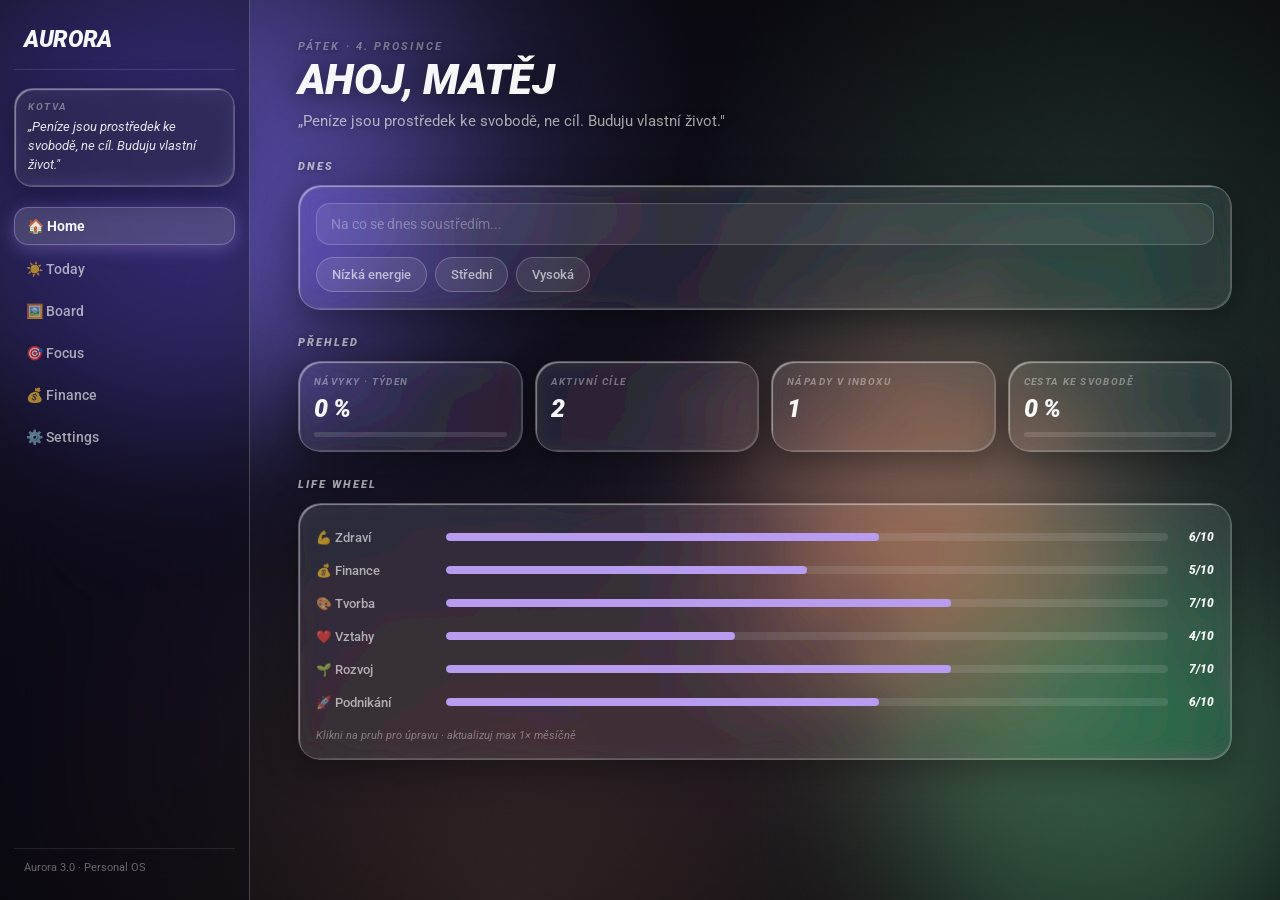
<file: index.html (3).html>
<!DOCTYPE html>
<html lang="cs">
<head>
<meta charset="UTF-8">
<meta name="viewport" content="width=device-width, initial-scale=1.0, viewport-fit=cover">
<meta name="apple-mobile-web-app-capable" content="yes">
<meta name="apple-mobile-web-app-status-bar-style" content="black-translucent">
<meta name="apple-mobile-web-app-title" content="Aurora">
<title>AURORA 3.0</title>
<link rel="preconnect" href="https://fonts.googleapis.com">
<link href="https://fonts.googleapis.com/css2?family=Roboto:ital,wght@0,300;0,400;0,500;0,700;0,900;1,400;1,700;1,900&display=swap" rel="stylesheet">
<style>
*,*::before,*::after{box-sizing:border-box;margin:0;padding:0}
:root{
  --accent:#B79CF0;
  --text-scale:1;
  --tp:rgba(255,255,255,0.96);
  --ts:rgba(255,255,255,0.62);
  --tt:rgba(255,255,255,0.38);
  --glass:rgba(255,255,255,0.09);
  --glass-strong:rgba(255,255,255,0.16);
  --gb:rgba(255,255,255,0.22);
  --bgc1:rgba(123,110,246,0.45);
  --bgc2:rgba(110,201,138,0.22);
  --bgc3:rgba(227,156,124,0.20);
  --bgbase1:#0B0A12;
  --bgbase2:#12101E;
  --safe-t:env(safe-area-inset-top,0px);
  --safe-b:env(safe-area-inset-bottom,0px);
}
html,body{height:100%}
body{
  font-family:'Roboto',sans-serif;
  font-size:calc(15px * var(--text-scale));
  color:var(--tp);
  background:var(--bgbase1);
  min-height:100vh;min-height:-webkit-fill-available;
  -webkit-tap-highlight-color:transparent;
  overflow-x:hidden;
}

/* ============ BACKGROUND ============ */
#bg{position:fixed;inset:0;z-index:0;overflow:hidden}
#bg-grad{position:absolute;inset:0;transition:background .6s ease;
  background:
    radial-gradient(ellipse 900px 700px at 12% 8%, var(--bgc1), transparent 60%),
    radial-gradient(ellipse 800px 900px at 88% 30%, var(--bgc2), transparent 55%),
    radial-gradient(ellipse 1000px 800px at 40% 100%, var(--bgc3), transparent 55%),
    linear-gradient(180deg, var(--bgbase1) 0%, var(--bgbase2) 55%, var(--bgbase1) 100%);
}
#bg-photo{position:absolute;inset:0;background-size:cover;background-position:center;opacity:0;transition:opacity .6s}
#bg-photo.on{opacity:0.6}
.blob{position:absolute;border-radius:50%;filter:blur(85px);opacity:0.5;pointer-events:none;transition:background .6s}
.b1{width:46vw;height:46vw;max-width:520px;max-height:520px;background:#7B6EF6;top:-12%;left:-8%;animation:f1 24s ease-in-out infinite}
.b2{width:40vw;height:40vw;max-width:460px;max-height:460px;background:#6EC98A;bottom:-14%;right:-6%;animation:f2 28s ease-in-out infinite}
.b3{width:32vw;height:32vw;max-width:360px;max-height:360px;background:#E39C7C;top:38%;right:14%;animation:f3 21s ease-in-out infinite}
@keyframes f1{0%,100%{transform:translate(0,0)}50%{transform:translate(70px,50px)}}
@keyframes f2{0%,100%{transform:translate(0,0)}50%{transform:translate(-60px,-40px)}}
@keyframes f3{0%,100%{transform:translate(0,0) scale(1)}50%{transform:translate(-40px,60px) scale(1.1)}}
#bg-noise{position:absolute;inset:0;opacity:0.14;mix-blend-mode:soft-light;
  background-image:url("data:image/svg+xml,%3Csvg viewBox='0 0 256 256' xmlns='http://www.w3.org/2000/svg'%3E%3Cfilter id='n'%3E%3CfeTurbulence type='fractalNoise' baseFrequency='0.9' numOctaves='4' stitchTiles='stitch'/%3E%3C/filter%3E%3Crect width='100%25' height='100%25' filter='url(%23n)'/%3E%3C/svg%3E");
  background-size:180px 180px}
#bg-vig{position:absolute;inset:0;background:radial-gradient(ellipse at center, transparent 42%, rgba(0,0,0,0.4) 100%)}

/* ============ LIQUID GLASS (real refraction) ============ */
.lg{position:relative;border-radius:22px;overflow:hidden;
  box-shadow:0 10px 34px rgba(0,0,0,0.35)}
.lg::before{content:'';position:absolute;inset:0;z-index:0;
  -webkit-backdrop-filter:blur(16px) saturate(1.5);
  backdrop-filter:blur(16px) saturate(1.5)}
@supports (backdrop-filter: url(#glass-dist)){
  .lg::before{backdrop-filter:url(#glass-dist) blur(9px) saturate(1.55) brightness(1.04)}
}
.lg::after{content:'';position:absolute;inset:0;z-index:1;pointer-events:none;
  background:var(--glass);
  border-radius:inherit;
  box-shadow:
    inset 2px 2px 1px -1px rgba(255,255,255,0.45),
    inset -1px -1px 1px 0 rgba(255,255,255,0.18),
    inset 0 0 40px rgba(255,255,255,0.03);
  border:1px solid var(--gb)}
.lg>*{position:relative;z-index:2}
.lg-strong::after{background:var(--glass-strong)}

/* ============ LAYOUT ============ */
#sidebar{display:none}
#main{position:relative;z-index:2;padding:calc(var(--safe-t) + 22px) 18px calc(var(--safe-b) + 96px);max-width:1060px;margin:0 auto}
#bnav{position:fixed;left:0;right:0;bottom:0;z-index:50;
  padding:10px 12px calc(var(--safe-b) + 10px);
  display:flex;justify-content:center;align-items:center;gap:7px}
.bn{display:flex;align-items:center;justify-content:center;
  padding:11px 15px;border-radius:999px;cursor:pointer;
  background:var(--glass);
  -webkit-backdrop-filter:blur(20px) saturate(1.4);backdrop-filter:blur(20px) saturate(1.4);
  border:1px solid var(--gb);
  box-shadow:0 6px 20px rgba(0,0,0,0.22), inset 1px 1px 1px -0.5px rgba(255,255,255,0.4);
  transition:all .25s cubic-bezier(.34,1.3,.64,1)}
.bn:active{transform:scale(0.9)}
.bn.active{background:rgba(255,255,255,0.94);border-color:transparent}
.bn span{font-size:12px;font-weight:900;font-style:italic;text-transform:uppercase;letter-spacing:0.01em;color:var(--ts);white-space:nowrap;transition:color .2s}
.bn.active span{color:#17141f}

@media(min-width:900px){
  #bnav{display:none}
  body{display:flex}
  #sidebar{display:flex;flex-direction:column;gap:6px;
    width:250px;min-width:250px;height:100vh;position:sticky;top:0;z-index:5;
    padding:26px 14px;
    background:rgba(12,10,20,0.42);
    -webkit-backdrop-filter:blur(30px) saturate(1.4);backdrop-filter:blur(30px) saturate(1.4);
    border-right:1px solid var(--gb)}
  #main{flex:1;padding:40px 48px 80px;margin:0}
}
.sb-logo{font-weight:900;font-style:italic;font-size:23px;letter-spacing:-0.015em;text-transform:uppercase;padding:0 10px 16px;border-bottom:1px solid rgba(255,255,255,0.12);margin-bottom:12px}
.sb-kotva{padding:13px 14px;margin-bottom:14px;border-radius:18px}
.sb-kotva .k-label{font-size:9.5px;letter-spacing:0.16em;text-transform:uppercase;color:var(--tt);font-weight:700;font-style:italic;margin-bottom:6px}
.sb-kotva .k-text{font-size:12.5px;font-style:italic;line-height:1.5;color:rgba(255,255,255,0.88)}
.sb-item{display:flex;align-items:center;gap:10px;padding:10px 12px;border-radius:14px;cursor:pointer;color:var(--ts);font-size:14px;font-weight:500;transition:all .22s cubic-bezier(.34,1.2,.64,1)}
.sb-item:hover{background:var(--glass);color:var(--tp)}
.sb-item:active{transform:scale(0.96)}
.sb-item.active{background:var(--glass-strong);color:var(--tp);font-weight:700;
  border:1px solid color-mix(in srgb, var(--accent) 45%, transparent);
  box-shadow:0 4px 18px color-mix(in srgb, var(--accent) 30%, transparent)}
.sb-foot{margin-top:auto;font-size:11px;color:var(--tt);padding:12px 10px 0;border-top:1px solid rgba(255,255,255,0.1)}

/* ============ PAGES & TYPO ============ */
.page{display:none}
.page.active{display:block;animation:pin .5s cubic-bezier(.22,1,.36,1)}
@keyframes pin{from{opacity:0;transform:translateY(12px)}to{opacity:1;transform:translateY(0)}}
.h-eyebrow{font-size:10.5px;letter-spacing:0.2em;text-transform:uppercase;color:var(--tt);font-weight:700;font-style:italic;margin-bottom:6px;text-shadow:0 1px 8px rgba(0,0,0,0.5)}
.h-page{font-weight:900;font-style:italic;text-transform:uppercase;letter-spacing:-0.015em;
  font-size:clamp(30px, 6vw, 42px);line-height:1.02;margin-bottom:8px;
  text-shadow:0 2px 24px rgba(0,0,0,0.55)}
.h-sub{color:var(--ts);font-size:1.02em;max-width:560px;margin-bottom:26px;line-height:1.55;text-shadow:0 1px 10px rgba(0,0,0,0.45)}
.sec{font-size:11px;letter-spacing:0.18em;text-transform:uppercase;color:var(--ts);font-weight:900;font-style:italic;margin:26px 0 12px;text-shadow:0 1px 8px rgba(0,0,0,0.45);display:flex;align-items:center;gap:8px}
.sec:first-of-type{margin-top:0}

/* reveal stagger */
.rv{opacity:0;transform:translateY(16px);transition:opacity .65s cubic-bezier(.22,1,.36,1),transform .65s cubic-bezier(.22,1,.36,1)}
.rv.in{opacity:1;transform:translateY(0)}

/* ============ COMPONENTS ============ */
.card{padding:18px}
.grid2{display:grid;grid-template-columns:1fr;gap:14px}
@media(min-width:700px){.grid2{grid-template-columns:1fr 1fr}}
.tiles{display:grid;grid-template-columns:1fr 1fr;gap:12px}
@media(min-width:700px){.tiles{grid-template-columns:repeat(4,1fr)}}
.tile{padding:15px 16px}
.tile .t-label{font-size:10px;letter-spacing:0.14em;text-transform:uppercase;color:var(--tt);font-weight:700;font-style:italic;margin-bottom:7px}
.tile .t-val{font-weight:900;font-style:italic;font-size:1.65em;letter-spacing:-0.02em;font-variant-numeric:tabular-nums}
.tbar{height:5px;border-radius:3px;background:rgba(255,255,255,0.12);margin-top:9px;overflow:hidden}
.tbar i{display:block;height:100%;border-radius:3px;background:var(--accent);transition:width .8s cubic-bezier(.22,1,.36,1)}

input[type=text],textarea{
  width:100%;background:rgba(255,255,255,0.07);
  border:1px solid rgba(255,255,255,0.18);border-radius:14px;
  padding:12px 14px;font-size:14px;font-family:'Roboto',sans-serif;color:#fff;outline:none;
  transition:border-color .2s}
input[type=text]:focus,textarea:focus{border-color:color-mix(in srgb, var(--accent) 60%, transparent)}
input::placeholder,textarea::placeholder{color:rgba(255,255,255,0.32)}
textarea{resize:vertical;min-height:64px}
select{background:rgba(255,255,255,0.1);border:1px solid rgba(255,255,255,0.2);border-radius:12px;color:#fff;font-size:13px;padding:10px 12px;font-family:'Roboto',sans-serif;outline:none}
select option{background:#1a1626;color:#fff}
input[type=range]{width:100%;accent-color:var(--accent)}
input[type=color]{width:36px;height:36px;border-radius:50%;border:none;cursor:pointer;background:transparent;padding:0}

.btn{display:inline-flex;align-items:center;justify-content:center;gap:8px;
  padding:12px 20px;border-radius:999px;border:none;cursor:pointer;
  background:rgba(255,255,255,0.94);color:#17141f;
  font-family:'Roboto',sans-serif;font-weight:900;font-style:italic;font-size:12.5px;
  text-transform:uppercase;letter-spacing:0.02em;
  box-shadow:0 6px 20px rgba(0,0,0,0.25);
  transition:transform .22s cubic-bezier(.34,1.3,.64,1)}
.btn:active{transform:scale(0.93)}
.btn-ghost{background:var(--glass);color:var(--tp);border:1px solid var(--gb);
  -webkit-backdrop-filter:blur(14px);backdrop-filter:blur(14px)}
.btn-full{width:100%}
.icon-btn{width:42px;height:42px;min-width:42px;border-radius:14px;display:flex;align-items:center;justify-content:center;cursor:pointer;
  background:var(--glass);border:1px solid var(--gb);color:#fff;
  -webkit-backdrop-filter:blur(14px);backdrop-filter:blur(14px);
  transition:transform .2s}
.icon-btn:active{transform:scale(0.88)}
.del{color:rgba(255,130,130,0.8);cursor:pointer;font-size:16px;padding:4px 8px;transition:transform .15s}
.del:active{transform:scale(0.8)}

.pill-row{display:flex;gap:8px;flex-wrap:wrap}
.pill{padding:9px 15px;border-radius:999px;font-size:12.5px;font-weight:500;color:var(--ts);cursor:pointer;
  background:var(--glass);border:1px solid var(--gb);
  -webkit-backdrop-filter:blur(14px);backdrop-filter:blur(14px);
  transition:all .22s cubic-bezier(.34,1.2,.64,1)}
.pill:active{transform:scale(0.93)}
.pill.on{background:rgba(255,255,255,0.94);color:#17141f;font-weight:700;border-color:transparent}

.row{display:flex;gap:9px;align-items:center}
.list-item{display:flex;align-items:center;gap:11px;padding:14px 16px;margin-bottom:9px}
.list-item .li-txt{flex:1;font-size:14px;min-width:0;overflow:hidden;text-overflow:ellipsis;white-space:nowrap}
.mini-tag{font-size:9.5px;font-weight:900;font-style:italic;text-transform:uppercase;letter-spacing:0.06em;
  padding:5px 10px;border-radius:8px;background:color-mix(in srgb, var(--accent) 22%, transparent);
  color:color-mix(in srgb, var(--accent) 80%, white);white-space:nowrap}
.status-tag{font-size:10.5px;padding:6px 11px;border-radius:9px;background:rgba(255,255,255,0.12);color:var(--ts);cursor:pointer;white-space:nowrap}
.empty{text-align:center;padding:28px 16px;color:var(--tt);font-size:13px;font-style:italic}

/* habits */
.habit{padding:14px 16px;margin-bottom:10px}
.habit-top{display:flex;justify-content:space-between;align-items:center;margin-bottom:11px}
.habit-name{font-size:14px;font-weight:500}
.habit-pct{font-size:11px;font-weight:900;font-style:italic;color:var(--ts)}
.hdays{display:flex;gap:6px}
.hday{flex:1;height:30px;border-radius:9px;cursor:pointer;display:flex;align-items:center;justify-content:center;
  font-size:9px;font-weight:700;color:var(--tt);
  border:1px solid rgba(255,255,255,0.16);background:rgba(255,255,255,0.05);
  transition:all .2s cubic-bezier(.34,1.2,.64,1)}
.hday:active{transform:scale(0.85)}
.hday.on{background:rgba(255,255,255,0.92);color:#17141f;border-color:transparent;font-weight:900}

/* board masonry */
.wall{column-count:2;column-gap:12px}
@media(min-width:700px){.wall{column-count:3}}
@media(min-width:1100px){.wall{column-count:4}}
.wcard{break-inside:avoid;margin-bottom:12px;overflow:hidden;cursor:pointer;transition:transform .25s cubic-bezier(.34,1.2,.64,1)}
.wcard:active{transform:scale(0.97)}
.wcard img{width:100%;display:block;border-radius:inherit}
.wcard .w-note{padding:16px;font-size:14px;line-height:1.5}
.wcard .w-date{font-size:9.5px;letter-spacing:0.1em;text-transform:uppercase;color:var(--tt);font-weight:700;font-style:italic;padding:0 16px 13px}

/* life wheel */
.lw-row{display:flex;align-items:center;gap:12px;padding:9px 0}
.lw-name{font-size:12.5px;font-weight:500;width:118px;min-width:118px;color:var(--ts)}
.lw-bar{flex:1;height:8px;border-radius:4px;background:rgba(255,255,255,0.1);overflow:hidden;cursor:pointer}
.lw-bar i{display:block;height:100%;border-radius:4px;background:var(--accent);transition:width .5s cubic-bezier(.22,1,.36,1)}
.lw-val{font-size:12px;font-weight:900;font-style:italic;width:34px;text-align:right;font-variant-numeric:tabular-nums}

/* modal */
#modal-bg{position:fixed;inset:0;z-index:80;background:rgba(0,0,0,0.5);display:none;align-items:flex-end;justify-content:center;
  -webkit-backdrop-filter:blur(6px);backdrop-filter:blur(6px)}
@media(min-width:700px){#modal-bg{align-items:center}}
#modal-bg.open{display:flex}
#modal{width:100%;max-width:480px;padding:22px 20px calc(var(--safe-b) + 22px);border-radius:26px 26px 0 0}
@media(min-width:700px){#modal{border-radius:26px;padding-bottom:22px}}
.m-title{font-weight:900;font-style:italic;text-transform:uppercase;font-size:17px;margin-bottom:16px}

/* swatches */
.swatch{width:36px;height:36px;border-radius:50%;cursor:pointer;border:2px solid transparent;transition:transform .2s cubic-bezier(.34,1.3,.64,1)}
.swatch:active{transform:scale(0.85)}
.swatch.on{border-color:#fff;box-shadow:0 0 0 3px rgba(255,255,255,0.18)}

.freedom{height:16px;border-radius:9px;background:rgba(255,255,255,0.1);overflow:hidden;margin:12px 0 8px}
.freedom i{display:block;height:100%;border-radius:9px;background:linear-gradient(90deg, var(--accent), color-mix(in srgb, var(--accent) 50%, white));transition:width .9s cubic-bezier(.22,1,.36,1)}

.toast{position:fixed;left:50%;bottom:calc(var(--safe-b) + 86px);transform:translateX(-50%) translateY(20px);z-index:99;
  padding:12px 22px;border-radius:999px;font-size:13px;font-weight:700;font-style:italic;
  background:rgba(255,255,255,0.94);color:#17141f;opacity:0;pointer-events:none;
  transition:all .35s cubic-bezier(.34,1.3,.64,1)}
.toast.show{opacity:1;transform:translateX(-50%) translateY(0)}
</style>
</head>
<body>

<!-- SVG filter: real light refraction for liquid glass -->
<svg style="position:absolute;width:0;height:0" aria-hidden="true">
  <filter id="glass-dist" x="-20%" y="-20%" width="140%" height="140%">
    <feTurbulence type="fractalNoise" baseFrequency="0.012 0.014" numOctaves="2" seed="7" result="noise"/>
    <feGaussianBlur in="noise" stdDeviation="2.2" result="soft"/>
    <feDisplacementMap in="SourceGraphic" in2="soft" scale="52" xChannelSelector="R" yChannelSelector="G"/>
  </filter>
</svg>

<div id="bg">
  <div id="bg-grad"></div>
  <div id="bg-photo"></div>
  <div class="blob b1"></div>
  <div class="blob b2"></div>
  <div class="blob b3"></div>
  <div id="bg-noise"></div>
  <div id="bg-vig"></div>
</div>

<!-- DESKTOP SIDEBAR -->
<aside id="sidebar">
  <div class="sb-logo">Aurora</div>
  <div class="sb-kotva lg"><div>
    <div class="k-label">Kotva</div>
    <div class="k-text" id="sb-kotva-text"></div>
  </div></div>
  <div class="sb-item active" data-page="home">🏠 Home</div>
  <div class="sb-item" data-page="today">☀️ Today</div>
  <div class="sb-item" data-page="board">🖼️ Board</div>
  <div class="sb-item" data-page="focus">🎯 Focus</div>
  <div class="sb-item" data-page="finance">💰 Finance</div>
  <div class="sb-item" data-page="settings">⚙️ Settings</div>
  <div class="sb-foot">Aurora 3.0 · Personal OS</div>
</aside>

<main id="main">

  <!-- ================= HOME ================= -->
  <div class="page active" id="p-home">
    <div class="h-eyebrow" id="home-date"></div>
    <div class="h-page" id="home-greet">Ahoj</div>
    <div class="h-sub" id="home-kotva"></div>

    <div class="sec">Dnes</div>
    <div class="lg card rv-t">
      <input type="text" id="q-focus" placeholder="Na co se dnes soustředím...">
      <div class="pill-row" id="q-energy" style="margin-top:12px">
        <div class="pill" data-v="Nízká">Nízká energie</div>
        <div class="pill" data-v="Střední">Střední</div>
        <div class="pill" data-v="Vysoká">Vysoká</div>
      </div>
    </div>

    <div class="sec">Přehled</div>
    <div class="tiles">
      <div class="lg tile"><div><div class="t-label">Návyky · týden</div><div class="t-val" id="st-habits">0 %</div><div class="tbar"><i id="st-habits-bar" style="width:0%"></i></div></div></div>
      <div class="lg tile"><div><div class="t-label">Aktivní cíle</div><div class="t-val" id="st-goals">0</div></div></div>
      <div class="lg tile"><div><div class="t-label">Nápady v inboxu</div><div class="t-val" id="st-ideas">0</div></div></div>
      <div class="lg tile"><div><div class="t-label">Cesta ke svobodě</div><div class="t-val" id="st-freedom">0 %</div><div class="tbar"><i id="st-freedom-bar" style="width:0%"></i></div></div></div>
    </div>

    <div class="sec">Life Wheel</div>
    <div class="lg card"><div id="lifewheel"></div>
      <div style="font-size:10.5px;color:var(--tt);margin-top:10px;font-style:italic">Klikni na pruh pro úpravu · aktualizuj max 1× měsíčně</div>
    </div>
  </div>

  <!-- ================= TODAY ================= -->
  <div class="page" id="p-today">
    <div class="h-eyebrow">Přítomnost</div>
    <div class="h-page">Today</div>
    <div class="h-sub">Ranní záměr, večerní reflexe. Den na zotavení je stejně validní jako silný den.</div>

    <div class="lg card">
      <div class="sec" style="margin-top:0">Ohnisko dne</div>
      <input type="text" id="t-focus" placeholder="Jedna hlavní věc...">
      <div class="sec">Energie</div>
      <div class="pill-row" id="t-energy">
        <div class="pill" data-v="Nízká">Nízká</div>
        <div class="pill" data-v="Střední">Střední</div>
        <div class="pill" data-v="Vysoká">Vysoká</div>
      </div>
      <div class="sec">Jak dnešek proběhl</div>
      <div class="pill-row" id="t-mood">
        <div class="pill" data-v="Silný den">Silný den</div>
        <div class="pill" data-v="Ok den">Ok den</div>
        <div class="pill" data-v="Těžký den">Těžký den</div>
        <div class="pill" data-v="Den na zotavení">Zotavení</div>
      </div>
      <div class="sec">Reflexe</div>
      <textarea id="t-note" placeholder="Co mě stálo energii, co mě dobilo, co jsem si všiml..."></textarea>
      <div style="margin-top:14px"><button class="btn btn-full" onclick="saveDay()">Uložit dnešek</button></div>
    </div>

    <div class="sec">Historie</div>
    <div id="t-history"></div>
  </div>

  <!-- ================= BOARD ================= -->
  <div class="page" id="p-board">
    <div style="display:flex;justify-content:space-between;align-items:flex-start">
      <div>
        <div class="h-eyebrow">Vizuální kotva</div>
        <div class="h-page">Board</div>
      </div>
      <div class="icon-btn" onclick="openModal()" style="margin-top:8px">
        <svg width="18" height="18" viewBox="0 0 24 24" fill="none" stroke="currentColor" stroke-width="2.4" stroke-linecap="round"><line x1="12" y1="5" x2="12" y2="19"/><line x1="5" y1="12" x2="19" y2="12"/></svg>
      </div>
    </div>
    <div class="h-sub">Momenty, myšlenky, obrazy — zeď toho, kdo jsi.</div>
    <div class="wall" id="wall"></div>
  </div>

  <!-- ================= FOCUS ================= -->
  <div class="page" id="p-focus">
    <div class="h-eyebrow">Směr</div>
    <div class="h-page">Focus</div>
    <div class="pill-row" style="margin-bottom:20px">
      <div class="pill on" data-ftab="goals" onclick="fTab('goals',this)">Goals</div>
      <div class="pill" data-ftab="habits" onclick="fTab('habits',this)">Habits</div>
      <div class="pill" data-ftab="ideas" onclick="fTab('ideas',this)">Ideas</div>
    </div>

    <div id="f-goals">
      <div class="row" style="margin-bottom:14px">
        <input type="text" id="g-in" placeholder="Nový cíl..." onkeydown="if(event.key==='Enter')addGoal()">
        <select id="g-h"><option>Rok</option><option>Kvartál</option><option>Měsíc</option><option selected>Týden</option></select>
        <div class="icon-btn" onclick="addGoal()">＋</div>
      </div>
      <div id="g-list"></div>
    </div>

    <div id="f-habits" style="display:none">
      <div class="row" style="margin-bottom:14px">
        <input type="text" id="h-in" placeholder="Nový návyk..." onkeydown="if(event.key==='Enter')addHabit()">
        <div class="icon-btn" onclick="addHabit()">＋</div>
      </div>
      <div id="h-list"></div>
      <div style="font-size:10.5px;color:var(--tt);font-style:italic;margin-top:6px">Měří se % týdne, ne streak. Jeden vynechaný den nic neláme.</div>
    </div>

    <div id="f-ideas" style="display:none">
      <div class="row" style="margin-bottom:14px">
        <input type="text" id="i-in" placeholder="Nový nápad..." onkeydown="if(event.key==='Enter')addIdea()">
        <div class="icon-btn" onclick="addIdea()">＋</div>
      </div>
      <div id="i-list"></div>
    </div>
  </div>

  <!-- ================= FINANCE ================= -->
  <div class="page" id="p-finance">
    <div class="h-eyebrow">Cesta ke svobodě</div>
    <div class="h-page">Finance</div>
    <div class="h-sub">Peníze jsou prostředek, ne cíl. Tohle je měřič vzdálenosti ke svobodě.</div>

    <div class="lg card">
      <div class="sec" style="margin-top:0">Freedom number</div>
      <div class="row">
        <input type="text" id="fn-in" placeholder="Cílová částka (rezerva/kapitál)..." inputmode="numeric">
        <div class="icon-btn" onclick="setFreedom()">✓</div>
      </div>
      <div class="freedom"><i id="freedom-bar" style="width:0%"></i></div>
      <div style="display:flex;justify-content:space-between;font-size:11.5px;color:var(--ts)">
        <span id="freedom-cur">0 Kč</span><span id="freedom-pct" style="font-weight:900;font-style:italic">0 %</span><span id="freedom-goal">— Kč</span>
      </div>
    </div>

    <div class="sec">Nový měsíc</div>
    <div class="lg card">
      <div class="grid2">
        <input type="text" id="fm-month" placeholder="Měsíc (2026-07)">
        <input type="text" id="fm-income" placeholder="Příjem celkem" inputmode="numeric">
        <input type="text" id="fm-exp" placeholder="Výdaje" inputmode="numeric">
        <button class="btn" onclick="addMonth()">Přidat</button>
      </div>
    </div>

    <div class="sec">Historie</div>
    <div id="fin-list"></div>
  </div>

  <!-- ================= SETTINGS ================= -->
  <div class="page" id="p-settings">
    <div class="h-eyebrow">Customizace</div>
    <div class="h-page">Settings</div>

    <div class="sec">Profil</div>
    <div class="lg card">
      <input type="text" id="set-name" placeholder="Tvoje jméno">
      <div style="height:10px"></div>
      <textarea id="set-kotva" placeholder="Tvoje kotva — věta, která tě drží ve směru..."></textarea>
      <div style="margin-top:12px"><button class="btn btn-ghost btn-full" onclick="saveProfile()">Uložit profil</button></div>
    </div>

    <div class="sec">Accent barva</div>
    <div class="lg card"><div class="pill-row" id="set-accent">
      <div class="swatch on" data-c="#B79CF0" style="background:#B79CF0"></div>
      <div class="swatch" data-c="#8FCB9B" style="background:#8FCB9B"></div>
      <div class="swatch" data-c="#E39C7C" style="background:#E39C7C"></div>
      <div class="swatch" data-c="#F0C775" style="background:#F0C775"></div>
      <div class="swatch" data-c="#8FB4E3" style="background:#8FB4E3"></div>
      <input type="color" id="set-accent-custom" value="#B79CF0">
    </div></div>

    <div class="sec">Pozadí</div>
    <div class="lg card">
      <div class="pill-row" id="set-bg" style="margin-bottom:14px">
        <div class="swatch on" data-p="violet" style="background:linear-gradient(135deg,#7B6EF6,#6EC98A)"></div>
        <div class="swatch" data-p="sunset" style="background:linear-gradient(135deg,#E39C7C,#F0C775)"></div>
        <div class="swatch" data-p="ocean" style="background:linear-gradient(135deg,#3E6FA8,#8FB4E3)"></div>
        <div class="swatch" data-p="forest" style="background:linear-gradient(135deg,#2E6E4E,#8FCB9B)"></div>
        <div class="swatch" data-p="mono" style="background:linear-gradient(135deg,#3A3A44,#8A8A96)"></div>
      </div>
      <button class="btn btn-ghost btn-full" onclick="document.getElementById('bg-file').click()">📷 Vlastní fotka na pozadí</button>
      <button class="btn btn-ghost btn-full" id="bg-remove" style="display:none;margin-top:8px;color:#f0a0a0" onclick="removeBgPhoto()">Odebrat fotku</button>
    </div>

    <div class="sec">Text</div>
    <div class="lg card">
      <div style="font-size:11px;color:var(--tt);margin-bottom:8px;font-style:italic">Velikost textu · <span id="ts-val">100 %</span></div>
      <input type="range" min="85" max="130" value="100" id="set-tsize">
    </div>

    <div class="sec">Sklo & pohyb</div>
    <div class="lg card">
      <div style="font-size:11px;color:var(--tt);margin-bottom:8px;font-style:italic">Hustota skla</div>
      <input type="range" min="4" max="26" value="9" id="set-glass">
      <div style="height:14px"></div>
      <div class="pill-row">
        <div class="pill on" id="mo-on" onclick="motion(true)">Pohyb zapnut</div>
        <div class="pill" id="mo-off" onclick="motion(false)">Vypnut</div>
      </div>
    </div>

    <div class="sec">Data</div>
    <div class="lg card">
      <button class="btn btn-ghost btn-full" onclick="exportData()">Export dat (JSON)</button>
      <button class="btn btn-ghost btn-full" style="margin-top:8px;color:#f0a0a0" onclick="clearData()">Smazat všechna data</button>
    </div>
  </div>

</main>

<!-- MOBILE NAV -->
<nav id="bnav">
  <div class="bn active" data-page="home"><span>Home</span></div>
  <div class="bn" data-page="today"><span>Today</span></div>
  <div class="bn" data-page="board"><span>Board</span></div>
  <div class="bn" data-page="focus"><span>Focus</span></div>
  <div class="bn" data-page="finance"><span>Fin</span></div>
  <div class="bn" data-page="settings"><span>Set</span></div>
</nav>

<!-- ADD MODAL (Board) -->
<div id="modal-bg" onclick="if(event.target===this)closeModal()">
  <div id="modal" class="lg lg-strong"><div>
    <div class="m-title">Nový moment</div>
    <div class="pill-row" style="margin-bottom:14px">
      <div class="pill on" id="mt-note" onclick="modalType('note')">Poznámka</div>
      <div class="pill" id="mt-photo" onclick="modalType('photo')">Fotka</div>
    </div>
    <div id="m-note-area">
      <textarea id="m-text" placeholder="Co máš na mysli..."></textarea>
    </div>
    <div id="m-photo-area" style="display:none">
      <button class="btn btn-ghost btn-full" onclick="document.getElementById('w-file').click()">Vybrat fotku</button>
      <div id="m-photo-name" style="font-size:11px;color:var(--tt);margin-top:8px;font-style:italic"></div>
    </div>
    <div style="margin-top:16px"><button class="btn btn-full" onclick="saveCard()">Přidat na board</button></div>
  </div></div>
</div>

<input type="file" id="bg-file" accept="image/*" style="display:none">
<input type="file" id="w-file" accept="image/*" style="display:none">
<div class="toast" id="toast"></div>

<script>
/* ============ STORE ============ */
const KEY='aurora3';
let S={
  profile:{name:'Matěj',kotva:'„Peníze jsou prostředek ke svobodě, ne cíl. Buduju vlastní život."'},
  theme:{accent:'#B79CF0',bg:'violet',photo:null,glass:9,tsize:100,motion:true},
  daily:[],
  quick:{focus:'',energy:''},
  habits:[{id:1,n:'Pohyb'},{id:2,n:'Čtení 20 min'},{id:3,n:'Bez telefonu ráno'}],
  hlog:{},
  goals:[{id:1,n:'Vytvořit stabilní vedlejší příjem',h:'Kvartál'},{id:2,n:'Postavit KEID landing page',h:'Týden'}],
  ideas:[{id:1,t:'Krátké AI tutoriály na IG',s:'Nezpracováno'}],
  wall:[{id:1,type:'note',text:'Začátek Aurory 3.0 — méně, ale pořádně.',date:today()}],
  wheel:[{n:'💪 Zdraví',v:6},{n:'💰 Finance',v:5},{n:'🎨 Tvorba',v:7},{n:'❤️ Vztahy',v:4},{n:'🌱 Rozvoj',v:7},{n:'🚀 Podnikání',v:6}],
  fin:{goal:0,months:[]}
};
function save(){try{localStorage.setItem(KEY,JSON.stringify(S))}catch(e){}}
function load(){try{const d=JSON.parse(localStorage.getItem(KEY));if(d)S={...S,...d}}catch(e){}}
function today(){return new Date().toISOString().slice(0,10)}
function uid(){return Date.now()+Math.floor(Math.random()*999)}
function esc(s){const d=document.createElement('div');d.textContent=s||'';return d.innerHTML}
function toast(m){const t=document.getElementById('toast');t.textContent=m;t.classList.add('show');setTimeout(()=>t.classList.remove('show'),2000)}

/* ============ NAV ============ */
function go(page){
  document.querySelectorAll('.sb-item,.bn').forEach(b=>b.classList.toggle('active',b.dataset.page===page));
  document.querySelectorAll('.page').forEach(p=>p.classList.remove('active'));
  const el=document.getElementById('p-'+page);
  el.classList.add('active');
  window.scrollTo(0,0);
  renderAll();
  stagger(el);
}
document.querySelectorAll('.sb-item,.bn').forEach(b=>b.addEventListener('click',()=>go(b.dataset.page)));

function stagger(pageEl){
  const items=pageEl.querySelectorAll('.lg, .list-item, .wcard, .habit');
  items.forEach((el,i)=>{
    el.classList.remove('in');el.classList.add('rv');
    void el.offsetWidth;
    setTimeout(()=>el.classList.add('in'), 40+i*45);
  });
  pageEl.querySelectorAll('.t-val').forEach(countUp);
}
function countUp(el){
  const raw=el.textContent.trim();
  const m=raw.match(/^(-?\d[\d\s]*[.,]?\d*)/);
  if(!m)return;
  const target=parseFloat(m[1].replace(/\s/g,'').replace(',','.'));
  if(isNaN(target))return;
  const suffix=raw.slice(m[1].length);
  const t0=performance.now(),dur=850;
  function tick(now){
    const p=Math.min(1,(now-t0)/dur),e=1-Math.pow(1-p,3);
    const v=target*e;
    el.textContent=(Number.isInteger(target)?Math.round(v):v.toFixed(1)).toLocaleString('cs-CZ')+suffix;
    if(p<1)requestAnimationFrame(tick);else el.textContent=raw;
  }
  requestAnimationFrame(tick);
}

/* ============ HOME ============ */
function renderHome(){
  const d=new Date();
  const days=['Neděle','Pondělí','Úterý','Středa','Čtvrtek','Pátek','Sobota'];
  const months=['ledna','února','března','dubna','května','června','července','srpna','září','října','listopadu','prosince'];
  document.getElementById('home-date').textContent=`${days[d.getDay()]} · ${d.getDate()}. ${months[d.getMonth()]}`;
  const h=d.getHours();
  const greet=h<10?'Dobré ráno':h<18?'Ahoj':'Dobrý večer';
  document.getElementById('home-greet').textContent=`${greet}, ${S.profile.name}`;
  document.getElementById('home-kotva').textContent=S.profile.kotva;
  document.getElementById('sb-kotva-text').textContent=S.profile.kotva;
  document.getElementById('q-focus').value=S.quick.focus||'';
  document.querySelectorAll('#q-energy .pill').forEach(p=>p.classList.toggle('on',p.dataset.v===S.quick.energy));
  // stats
  document.getElementById('st-habits').textContent=habitPct()+' %';
  document.getElementById('st-habits-bar').style.width=habitPct()+'%';
  document.getElementById('st-goals').textContent=S.goals.length;
  document.getElementById('st-ideas').textContent=S.ideas.filter(i=>i.s==='Nezpracováno').length;
  const fp=freedomPct();
  document.getElementById('st-freedom').textContent=fp+' %';
  document.getElementById('st-freedom-bar').style.width=fp+'%';
  // wheel
  document.getElementById('lifewheel').innerHTML=S.wheel.map((w,i)=>`
    <div class="lw-row">
      <div class="lw-name">${w.n}</div>
      <div class="lw-bar" onclick="wheelEdit(${i},event)"><i style="width:${w.v*10}%"></i></div>
      <div class="lw-val">${w.v}/10</div>
    </div>`).join('');
}
function wheelEdit(i,ev){
  const bar=ev.currentTarget.getBoundingClientRect();
  const ratio=(ev.clientX-bar.left)/bar.width;
  S.wheel[i].v=Math.max(1,Math.min(10,Math.round(ratio*10)));
  save();renderHome();
}
document.getElementById('q-focus').addEventListener('change',e=>{S.quick.focus=e.target.value;save()});
document.querySelectorAll('#q-energy .pill').forEach(p=>p.addEventListener('click',()=>{
  S.quick.energy=p.dataset.v;save();renderHome();
}));

/* ============ TODAY ============ */
let tEnergy='',tMood='';
document.querySelectorAll('#t-energy .pill').forEach(p=>p.addEventListener('click',()=>{
  document.querySelectorAll('#t-energy .pill').forEach(x=>x.classList.remove('on'));p.classList.add('on');tEnergy=p.dataset.v;
}));
document.querySelectorAll('#t-mood .pill').forEach(p=>p.addEventListener('click',()=>{
  document.querySelectorAll('#t-mood .pill').forEach(x=>x.classList.remove('on'));p.classList.add('on');tMood=p.dataset.v;
}));
function saveDay(){
  const e={date:today(),focus:document.getElementById('t-focus').value.trim(),energy:tEnergy,mood:tMood,note:document.getElementById('t-note').value.trim()};
  S.daily=S.daily.filter(x=>x.date!==e.date);
  S.daily.unshift(e);save();renderToday();toast('Dnešek uložen ✦');
}
function renderToday(){
  const el=document.getElementById('t-history');
  el.innerHTML=S.daily.length?S.daily.slice(0,21).map(e=>`
    <div class="lg list-item" style="flex-direction:column;align-items:flex-start;gap:5px">
      <div style="display:flex;justify-content:space-between;width:100%">
        <strong style="font-size:12.5px;font-style:italic">${e.date}</strong>
        ${e.mood?`<span class="mini-tag">${e.mood}</span>`:''}
      </div>
      ${e.focus?`<div style="font-size:13px;color:var(--ts)">${esc(e.focus)}${e.energy?' · '+e.energy.toLowerCase()+' energie':''}</div>`:''}
      ${e.note?`<div style="font-size:13px;line-height:1.5">${esc(e.note)}</div>`:''}
    </div>`).join(''):'<div class="empty">Zatím žádné záznamy — dnešek může být první.</div>';
}

/* ============ BOARD ============ */
let mType='note',mPhotoData=null;
function openModal(){document.getElementById('modal-bg').classList.add('open')}
function closeModal(){document.getElementById('modal-bg').classList.remove('open');mPhotoData=null;document.getElementById('m-text').value='';document.getElementById('m-photo-name').textContent=''}
function modalType(t){
  mType=t;
  document.getElementById('mt-note').classList.toggle('on',t==='note');
  document.getElementById('mt-photo').classList.toggle('on',t==='photo');
  document.getElementById('m-note-area').style.display=t==='note'?'block':'none';
  document.getElementById('m-photo-area').style.display=t==='photo'?'block':'none';
}
document.getElementById('w-file').addEventListener('change',function(){
  const f=this.files[0];if(!f)return;
  const r=new FileReader();
  r.onload=e=>{mPhotoData=e.target.result;document.getElementById('m-photo-name').textContent=f.name};
  r.readAsDataURL(f);
});
function saveCard(){
  if(mType==='note'){
    const t=document.getElementById('m-text').value.trim();if(!t)return;
    S.wall.unshift({id:uid(),type:'note',text:t,date:today()});
  }else{
    if(!mPhotoData)return;
    S.wall.unshift({id:uid(),type:'photo',img:mPhotoData,date:today()});
  }
  save();closeModal();renderBoard();toast('Přidáno na board ✦');
}
function delCard(id){S.wall=S.wall.filter(c=>c.id!==id);save();renderBoard()}
function renderBoard(){
  const el=document.getElementById('wall');
  el.innerHTML=S.wall.length?S.wall.map(c=>`
    <div class="lg wcard" ondblclick="delCard(${c.id})">
      ${c.type==='photo'?`<img src="${c.img}" alt="">`:`<div class="w-note">${esc(c.text)}</div>`}
      <div class="w-date">${c.date}${c.type==='note'?' · 2× klik smaže':''}</div>
    </div>`).join(''):'<div class="empty">Zeď je prázdná. Tap na + a přidej první moment ✦</div>';
}

/* ============ FOCUS ============ */
function fTab(t,el){
  document.querySelectorAll('[data-ftab]').forEach(p=>p.classList.remove('on'));el.classList.add('on');
  ['goals','habits','ideas'].forEach(x=>document.getElementById('f-'+x).style.display=x===t?'block':'none');
}
function addGoal(){
  const v=document.getElementById('g-in').value.trim();if(!v)return;
  S.goals.unshift({id:uid(),n:v,h:document.getElementById('g-h').value});
  document.getElementById('g-in').value='';save();renderFocus();
}
function delGoal(id){S.goals=S.goals.filter(g=>g.id!==id);save();renderFocus()}
function addHabit(){
  const v=document.getElementById('h-in').value.trim();if(!v)return;
  S.habits.push({id:uid(),n:v});document.getElementById('h-in').value='';save();renderFocus();
}
function delHabit(id){S.habits=S.habits.filter(h=>h.id!==id);delete S.hlog[id];save();renderFocus()}
function weekDays(){
  const now=new Date(),mon=new Date(now);mon.setDate(now.getDate()-((now.getDay()+6)%7));
  return Array.from({length:7},(_,i)=>{const d=new Date(mon);d.setDate(mon.getDate()+i);return d.toISOString().slice(0,10)});
}
function togHabit(id,day){
  if(!S.hlog[id])S.hlog[id]={};
  S.hlog[id][day]=!S.hlog[id][day];save();renderFocus();renderHome();
}
function habitPct(){
  if(!S.habits.length)return 0;
  const wd=weekDays();
  let t=0;S.habits.forEach(h=>{const l=S.hlog[h.id]||{};t+=wd.filter(d=>l[d]).length/7});
  return Math.round(t/S.habits.length*100);
}
function addIdea(){
  const v=document.getElementById('i-in').value.trim();if(!v)return;
  S.ideas.unshift({id:uid(),t:v,s:'Nezpracováno'});document.getElementById('i-in').value='';save();renderFocus();renderHome();
}
function cycIdea(id){
  const o=['Nezpracováno','Zvažuju','Zpracováno'];const i=S.ideas.find(x=>x.id===id);
  i.s=o[(o.indexOf(i.s)+1)%o.length];save();renderFocus();renderHome();
}
function delIdea(id){S.ideas=S.ideas.filter(i=>i.id!==id);save();renderFocus();renderHome()}
function renderFocus(){
  const lbl=['Po','Út','St','Čt','Pá','So','Ne'],wd=weekDays();
  document.getElementById('g-list').innerHTML=S.goals.length?S.goals.map(g=>`
    <div class="lg list-item"><span class="mini-tag">${g.h}</span><span class="li-txt">${esc(g.n)}</span><span class="del" onclick="delGoal(${g.id})">✕</span></div>`).join('')
    :'<div class="empty">Žádné cíle — přidej první ✦</div>';
  document.getElementById('h-list').innerHTML=S.habits.length?S.habits.map(h=>{
    const l=S.hlog[h.id]||{};const done=wd.filter(d=>l[d]).length;const pct=Math.round(done/7*100);
    return `<div class="lg habit"><div>
      <div class="habit-top"><span class="habit-name">${esc(h.n)}</span>
        <span class="habit-pct">${pct} % <span class="del" onclick="delHabit(${h.id})">✕</span></span></div>
      <div class="hdays">${wd.map((d,i)=>`<div class="hday ${l[d]?'on':''}" onclick="togHabit(${h.id},'${d}')">${lbl[i]}</div>`).join('')}</div>
    </div></div>`;
  }).join(''):'<div class="empty">Žádné návyky. Max 5–7 dává smysl ✦</div>';
  document.getElementById('i-list').innerHTML=S.ideas.length?S.ideas.map(i=>`
    <div class="lg list-item"><span class="li-txt">${esc(i.t)}</span>
      <span class="status-tag" onclick="cycIdea(${i.id})">${i.s}</span>
      <span class="del" onclick="delIdea(${i.id})">✕</span></div>`).join('')
    :'<div class="empty">Inbox je prázdný ✦</div>';
}

/* ============ FINANCE ============ */
function setFreedom(){
  const v=parseFloat(document.getElementById('fn-in').value.replace(/\s/g,''));
  if(isNaN(v)||v<=0)return;
  S.fin.goal=v;save();renderFin();renderHome();toast('Freedom number nastaveno ✦');
}
function addMonth(){
  const m=document.getElementById('fm-month').value.trim();
  const inc=parseFloat(document.getElementById('fm-income').value.replace(/\s/g,''))||0;
  const ex=parseFloat(document.getElementById('fm-exp').value.replace(/\s/g,''))||0;
  if(!m)return;
  S.fin.months=S.fin.months.filter(x=>x.m!==m);
  S.fin.months.push({m,inc,ex});
  S.fin.months.sort((a,b)=>a.m.localeCompare(b.m));
  ['fm-month','fm-income','fm-exp'].forEach(id=>document.getElementById(id).value='');
  save();renderFin();renderHome();
}
function delMonth(m){S.fin.months=S.fin.months.filter(x=>x.m!==m);save();renderFin();renderHome()}
function savedTotal(){return S.fin.months.reduce((a,x)=>a+(x.inc-x.ex),0)}
function freedomPct(){return S.fin.goal>0?Math.max(0,Math.min(100,Math.round(savedTotal()/S.fin.goal*100))):0}
function renderFin(){
  const fp=freedomPct();
  document.getElementById('freedom-bar').style.width=fp+'%';
  document.getElementById('freedom-pct').textContent=fp+' %';
  document.getElementById('freedom-cur').textContent=savedTotal().toLocaleString('cs-CZ')+' Kč';
  document.getElementById('freedom-goal').textContent=S.fin.goal?S.fin.goal.toLocaleString('cs-CZ')+' Kč':'— Kč';
  if(S.fin.goal)document.getElementById('fn-in').placeholder=S.fin.goal.toLocaleString('cs-CZ')+' Kč';
  document.getElementById('fin-list').innerHTML=S.fin.months.length?S.fin.months.slice().reverse().map(x=>{
    const s=x.inc-x.ex;
    return `<div class="lg list-item">
      <strong style="font-style:italic;font-size:13px">${x.m}</strong>
      <span class="li-txt" style="color:var(--ts);font-size:12.5px">+${x.inc.toLocaleString('cs-CZ')} / −${x.ex.toLocaleString('cs-CZ')}</span>
      <span class="mini-tag">${s>=0?'+':''}${s.toLocaleString('cs-CZ')} Kč</span>
      <span class="del" onclick="delMonth('${x.m}')">✕</span></div>`;
  }).join(''):'<div class="empty">Zatím žádné měsíce ✦</div>';
}

/* ============ SETTINGS ============ */
const BGP={
  violet:{c1:'rgba(123,110,246,0.45)',c2:'rgba(110,201,138,0.22)',c3:'rgba(227,156,124,0.20)',b1:'#0B0A12',b2:'#12101E',bl:['#7B6EF6','#6EC98A','#E39C7C']},
  sunset:{c1:'rgba(227,156,124,0.45)',c2:'rgba(240,199,117,0.28)',c3:'rgba(200,90,90,0.22)',b1:'#150E0B',b2:'#20130D',bl:['#E39C7C','#F0C775','#C96A6A']},
  ocean:{c1:'rgba(62,111,168,0.48)',c2:'rgba(143,180,227,0.25)',c3:'rgba(90,180,190,0.2)',b1:'#070B12',b2:'#0B1622',bl:['#3E6FA8','#8FB4E3','#5AB4BE']},
  forest:{c1:'rgba(46,110,78,0.48)',c2:'rgba(143,203,155,0.25)',c3:'rgba(120,150,90,0.2)',b1:'#0A120C',b2:'#0F1D12',bl:['#2E6E4E','#8FCB9B','#789660']},
  mono:{c1:'rgba(120,120,132,0.35)',c2:'rgba(160,160,170,0.18)',c3:'rgba(90,90,100,0.18)',b1:'#0C0C0E',b2:'#141418',bl:['#5A5A66','#8A8A96','#3A3A44']}
};
function applyTheme(){
  const t=S.theme,r=document.documentElement.style;
  r.setProperty('--accent',t.accent);
  r.setProperty('--text-scale',t.tsize/100);
  r.setProperty('--glass',`rgba(255,255,255,${t.glass/100})`);
  r.setProperty('--glass-strong',`rgba(255,255,255,${t.glass/100*1.7})`);
  const p=BGP[t.bg]||BGP.violet;
  r.setProperty('--bgc1',p.c1);r.setProperty('--bgc2',p.c2);r.setProperty('--bgc3',p.c3);
  r.setProperty('--bgbase1',p.b1);r.setProperty('--bgbase2',p.b2);
  document.querySelectorAll('.blob').forEach((b,i)=>b.style.background=p.bl[i]);
  const ph=document.getElementById('bg-photo');
  if(t.photo){ph.style.backgroundImage=`url(${t.photo})`;ph.classList.add('on');document.getElementById('bg-remove').style.display='block'}
  else{ph.classList.remove('on');document.getElementById('bg-remove').style.display='none'}
  document.querySelectorAll('.blob').forEach(b=>b.style.animationPlayState=t.motion?'running':'paused');
  document.getElementById('mo-on').classList.toggle('on',t.motion);
  document.getElementById('mo-off').classList.toggle('on',!t.motion);
  document.querySelectorAll('#set-accent .swatch').forEach(s=>s.classList.toggle('on',s.dataset.c===t.accent));
  document.querySelectorAll('#set-bg .swatch').forEach(s=>s.classList.toggle('on',s.dataset.p===t.bg));
  document.getElementById('set-tsize').value=t.tsize;
  document.getElementById('ts-val').textContent=t.tsize+' %';
  document.getElementById('set-glass').value=t.glass;
}
document.querySelectorAll('#set-accent .swatch').forEach(s=>s.addEventListener('click',()=>{S.theme.accent=s.dataset.c;save();applyTheme()}));
document.getElementById('set-accent-custom').addEventListener('input',e=>{S.theme.accent=e.target.value;save();applyTheme()});
document.querySelectorAll('#set-bg .swatch').forEach(s=>s.addEventListener('click',()=>{S.theme.bg=s.dataset.p;S.theme.photo=null;save();applyTheme()}));
document.getElementById('bg-file').addEventListener('change',function(){
  const f=this.files[0];if(!f)return;
  const r=new FileReader();
  r.onload=e=>{S.theme.photo=e.target.result;save();applyTheme();toast('Pozadí nastaveno ✦')};
  r.readAsDataURL(f);
});
function removeBgPhoto(){S.theme.photo=null;save();applyTheme()}
document.getElementById('set-tsize').addEventListener('input',e=>{S.theme.tsize=+e.target.value;save();applyTheme()});
document.getElementById('set-glass').addEventListener('input',e=>{S.theme.glass=+e.target.value;save();applyTheme()});
function motion(on){S.theme.motion=on;save();applyTheme()}
function saveProfile(){
  S.profile.name=document.getElementById('set-name').value.trim()||S.profile.name;
  S.profile.kotva=document.getElementById('set-kotva').value.trim()||S.profile.kotva;
  save();renderHome();toast('Profil uložen ✦');
}
function exportData(){
  const a=document.createElement('a');
  a.href='data:application/json;charset=utf-8,'+encodeURIComponent(JSON.stringify(S,null,2));
  a.download='aurora3-data.json';a.click();
}
function clearData(){
  if(confirm('Fakt smazat všechna data? Tohle nejde vrátit.')){localStorage.removeItem(KEY);location.reload()}
}

/* ============ INIT ============ */
function renderAll(){renderHome();renderToday();renderBoard();renderFocus();renderFin()}
load();
applyTheme();
document.getElementById('set-name').value=S.profile.name;
document.getElementById('set-kotva').value=S.profile.kotva;
renderAll();
setTimeout(()=>stagger(document.querySelector('.page.active')),120);
</script>
</body>
</html>
</file>
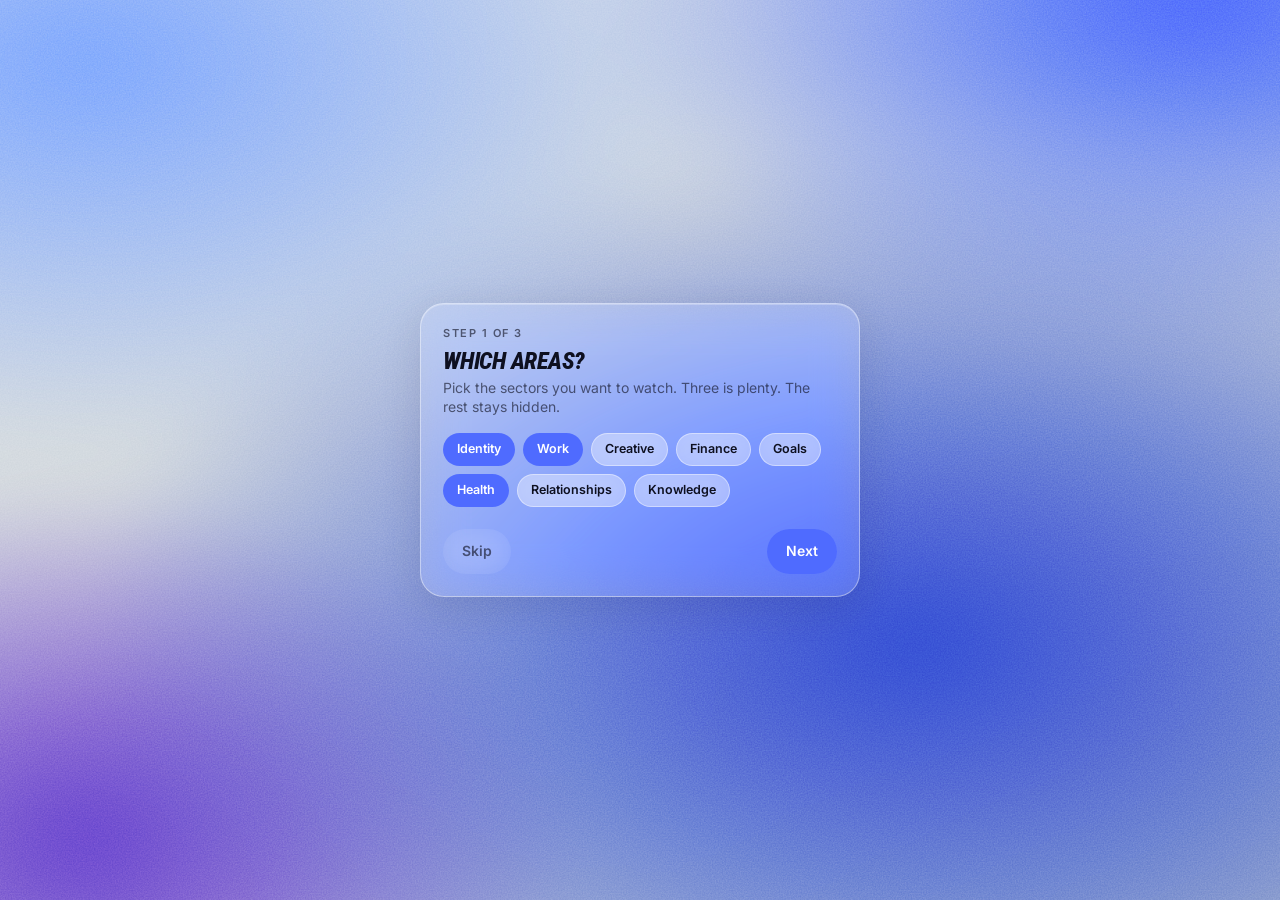
<file: index_4.html>
<!DOCTYPE html>
<html lang="en">
<head>
<meta charset="utf-8">
<meta name="viewport" content="width=device-width, initial-scale=1, viewport-fit=cover, user-scalable=no">
<title>AURORA</title>
<meta name="description" content="Aurora — Personal OS. Deník je vstup, sektory jsou přehled.">
<meta name="theme-color" content="#3b5bdb">
<meta name="apple-mobile-web-app-capable" content="yes">
<meta name="mobile-web-app-capable" content="yes">
<meta name="apple-mobile-web-app-status-bar-style" content="black-translucent">
<meta name="apple-mobile-web-app-title" content="Aurora">
<link rel="manifest" href="manifest.webmanifest">
<link rel="icon" href="icons/icon.svg" type="image/svg+xml">
<link rel="apple-touch-icon" href="icons/icon-180.png">
<link rel="preconnect" href="https://fonts.googleapis.com">
<link rel="preconnect" href="https://fonts.gstatic.com" crossorigin>
<link rel="stylesheet" href="https://fonts.googleapis.com/css2?family=Roboto+Condensed:ital,wght@0,400;0,600;1,700;1,800&family=Inter:wght@400;500;600;700&display=swap">
<style>
/* ---------- tokens ---------- */
:root{
  --accent:#4f6bff; --accent-ink:#ffffff;
  --ink:#0e1020; --ink-2:rgba(14,16,32,.62); --ink-3:rgba(14,16,32,.42);
  --glass:rgba(255,255,255,.16); --glass-strong:rgba(255,255,255,.34); --glass-line:rgba(255,255,255,.42);
  --glass-shadow:0 10px 40px rgba(10,12,40,.10);
  --card-r:24px; --pill-r:999px; --tab-h:58px;
  --safe-b:env(safe-area-inset-bottom,0px); --safe-t:env(safe-area-inset-top,0px);
  --font-display:"Roboto Condensed",Impact,"Arial Narrow",sans-serif;
  --font-body:"Inter",system-ui,-apple-system,"Segoe UI",sans-serif;
  --display-style:italic; --display-weight:800; --display-track:-0.01em;
  --dur:220ms; --ease:cubic-bezier(.2,.7,.2,1); --spring:cubic-bezier(.34,1.3,.5,1);
  --g1:#8fb3ff; --g2:#3b5bdb; --g3:#c7cfd2; --g4:#7b4fd6; --g5:#e9ecef; --g6:#5a7cff;
  --bg-sat:1; --bg-bri:1; --noise:.28; --bg-blur:0px;
  color-scheme:light;
}
html[data-family="b"]{ --g1:#9fd3b0; --g2:#3c8f5c; --g3:#e5e2d6; --g4:#e0453a; --g5:#f2e9dc; --g6:#8fb59a; }
html[data-theme="dark"]{
  --ink:#f3f4f8; --ink-2:rgba(243,244,248,.66); --ink-3:rgba(243,244,248,.42);
  --glass:rgba(22,22,28,.36); --glass-strong:rgba(28,28,34,.55); --glass-line:rgba(255,255,255,.16);
  --glass-shadow:0 10px 40px rgba(0,0,0,.35);
  --bg-sat:.12; --bg-bri:.42; color-scheme:dark;
}
html[data-typo="sans"]{ --font-display:"Inter",system-ui,sans-serif; --display-style:normal; --display-weight:800; --display-track:-0.03em; }
html[data-typo="light"]{ --font-display:"Inter",system-ui,sans-serif; --display-style:normal; --display-weight:500; --display-track:.08em; }

/* ---------- base ---------- */
*{box-sizing:border-box;margin:0;padding:0;-webkit-tap-highlight-color:transparent}
html,body{height:100%}
body{font-family:var(--font-body);color:var(--ink);background:#20242c;-webkit-font-smoothing:antialiased;overscroll-behavior-y:none;font-size:15px;line-height:1.35}
button,input,textarea,select{font:inherit;color:inherit}
button{background:none;border:0;cursor:pointer}
img{display:block;max-width:100%}
[hidden]{display:none!important}
::selection{background:var(--accent);color:var(--accent-ink)}

/* ---------- aurora background ---------- */
.bg{position:fixed;inset:0;z-index:0;overflow:hidden;pointer-events:none;filter:saturate(var(--bg-sat)) brightness(var(--bg-bri));transition:filter .5s var(--ease)}
.bg .mesh{position:absolute;inset:-22%;
  background:
    radial-gradient(60% 50% at 20% 20%, var(--g1) 0%, transparent 60%),
    radial-gradient(55% 45% at 80% 15%, var(--g6) 0%, transparent 60%),
    radial-gradient(70% 60% at 65% 65%, var(--g2) 0%, transparent 65%),
    radial-gradient(45% 45% at 20% 80%, var(--g4) 0%, transparent 60%),
    radial-gradient(50% 40% at 85% 85%, var(--g3) 0%, transparent 60%),
    linear-gradient(160deg, var(--g5) 0%, var(--g3) 100%);
  filter:blur(30px);transform:translateZ(0);
  animation:drift 48s ease-in-out infinite alternate}
@keyframes drift{0%{transform:translate3d(0,0,0) scale(1)}50%{transform:translate3d(-3%,2%,0) scale(1.06)}100%{transform:translate3d(2%,-2%,0) scale(1.03)}}
.bg .photo{position:absolute;inset:-4%;background-size:cover;background-position:center;filter:blur(var(--bg-blur));opacity:0;transition:opacity .6s var(--ease)}
.bg .photo.on{opacity:1}
.bg .scrim{position:absolute;inset:0;background:rgba(255,255,255,.44);opacity:0;transition:opacity .6s var(--ease)}
html[data-theme="dark"] .bg .scrim{background:rgba(10,11,16,.52)}
.bg .scrim.on{opacity:1}
.bg .grain{position:absolute;inset:0;opacity:var(--noise);mix-blend-mode:overlay;
  background-image:url("data:image/svg+xml;utf8,<svg xmlns='http://www.w3.org/2000/svg' width='300' height='300'><filter id='n'><feTurbulence type='fractalNoise' baseFrequency='.72' numOctaves='4' seed='7' stitchTiles='stitch'/><feColorMatrix values='0 0 0 0 0 0 0 0 0 0 0 0 0 0 0 0 0 0 1 0'/></filter><rect width='100%' height='100%' filter='url(%23n)'/></svg>");
  background-size:300px 300px}
html[data-theme="dark"] .bg .grain{mix-blend-mode:soft-light}

/* ---------- app frame ---------- */
.app{position:relative;z-index:1;min-height:100%;padding:calc(var(--safe-t) + 12px) 16px calc(var(--tab-h) + var(--safe-b) + 34px);max-width:520px;margin:0 auto}
@media (min-width:900px){.app{max-width:1080px;padding-left:32px;padding-right:32px}}
.screen{display:none}
.screen.active{display:block;animation:screenIn .28s var(--ease)}
@keyframes screenIn{from{opacity:0;transform:translateY(8px)}to{opacity:1;transform:none}}
@keyframes fadeUp{from{opacity:0;transform:translateY(10px)}to{opacity:1;transform:none}}
@keyframes pop{0%{transform:scale(.7)}60%{transform:scale(1.12)}100%{transform:scale(1)}}
.stagger>*{animation:fadeUp .38s var(--ease) both;animation-delay:calc(var(--i,0) * 45ms)}
@media (prefers-reduced-motion:reduce){*,*::before,*::after{animation-duration:.01ms!important;animation-iteration-count:1!important;transition-duration:.01ms!important}}

/* ---------- typography ---------- */
.display{font-family:var(--font-display);font-style:var(--display-style);font-weight:var(--display-weight);letter-spacing:var(--display-track);text-transform:uppercase;line-height:1}
.brand{font-size:22px;color:var(--accent)}
.h1{font-size:26px;margin:4px 0 14px}
.label{font-size:10.5px;letter-spacing:.14em;text-transform:uppercase;color:var(--ink-2);font-weight:600}
.tiny{font-size:11px;color:var(--ink-3)}
.hdr{display:flex;align-items:center;justify-content:space-between;margin-bottom:12px;gap:10px}
.hdr .date{font-family:var(--font-display);font-style:var(--display-style);font-weight:700;font-size:12px;letter-spacing:.06em;text-transform:uppercase;color:var(--accent)}
.hdr .right{display:flex;align-items:center;gap:8px}
.streak-chip{display:inline-flex;align-items:center;gap:6px;padding:6px 11px;border-radius:var(--pill-r);font-size:12px;font-weight:600}
.streak-chip .n{font-family:var(--font-display);font-style:var(--display-style);font-weight:800;font-size:16px;line-height:1;font-variant-numeric:tabular-nums}

/* ---------- glass ---------- */
.glass{background:var(--glass);-webkit-backdrop-filter:blur(22px) saturate(1.5);backdrop-filter:blur(22px) saturate(1.5);border:1px solid var(--glass-line);border-radius:var(--card-r);box-shadow:var(--glass-shadow), inset 0 1px 0 rgba(255,255,255,.25)}
.block{padding:14px 16px}
.block + .block{margin-top:10px}
.block-head{display:flex;align-items:center;justify-content:space-between;margin-bottom:8px;min-height:22px}
.pill{display:inline-flex;align-items:center;gap:6px;padding:7px 13px;border-radius:var(--pill-r);background:var(--glass-strong);border:1px solid var(--glass-line);font-size:12.5px;font-weight:600;transition:transform .15s var(--spring),background .18s,color .18s;-webkit-backdrop-filter:blur(14px);backdrop-filter:blur(14px);white-space:nowrap}
.pill:active{transform:scale(.94)}
.pill.on{background:var(--accent);color:var(--accent-ink);border-color:transparent}
.pill.sm{padding:5px 10px;font-size:11.5px}
.btn{display:inline-flex;align-items:center;justify-content:center;gap:8px;padding:12px 18px;border-radius:var(--pill-r);font-weight:600;font-size:14px;background:var(--glass-strong);border:1px solid var(--glass-line);transition:transform .15s var(--spring),opacity .15s;-webkit-backdrop-filter:blur(14px);backdrop-filter:blur(14px)}
.btn:active{transform:scale(.96)}
.btn.primary{background:var(--accent);color:var(--accent-ink);border-color:transparent}
.btn.ghost{background:transparent;border-color:transparent;color:var(--ink-2)}
.btn.danger{color:#e0453a}
.btn.block{width:100%}
.iconbtn{width:40px;height:40px;border-radius:50%;display:inline-flex;align-items:center;justify-content:center;background:var(--glass-strong);border:1px solid var(--glass-line);font-size:20px;line-height:1;-webkit-backdrop-filter:blur(14px);backdrop-filter:blur(14px);transition:transform .18s var(--spring)}
.iconbtn:active{transform:scale(.88)}
.iconbtn.primary{background:var(--accent);color:var(--accent-ink);border-color:transparent}
.iconbtn.sm{width:32px;height:32px;font-size:16px}
.row{display:flex;align-items:center;gap:10px}
.row.between{justify-content:space-between}
.wrap{flex-wrap:wrap}
.grow{flex:1;min-width:0}
.stack>*+*{margin-top:8px}
input.field,textarea.field,select.field{width:100%;padding:12px 14px;border-radius:16px;border:1px solid var(--glass-line);background:var(--glass);outline:none;-webkit-appearance:none;appearance:none;-webkit-backdrop-filter:blur(14px);backdrop-filter:blur(14px);transition:border-color .18s}
input.field:focus,textarea.field:focus{border-color:var(--accent)}
textarea.field{min-height:120px;resize:vertical;line-height:1.45}
input.field::placeholder,textarea.field::placeholder{color:var(--ink-3)}
input[type=range]{-webkit-appearance:none;appearance:none;width:100%;height:28px;background:transparent}
input[type=range]::-webkit-slider-runnable-track{height:5px;border-radius:5px;background:var(--glass-strong);border:1px solid var(--glass-line)}
input[type=range]::-webkit-slider-thumb{-webkit-appearance:none;width:22px;height:22px;border-radius:50%;background:var(--accent);margin-top:-9px;box-shadow:0 2px 8px rgba(0,0,0,.2);border:2px solid #fff}
input[type=range]::-moz-range-track{height:5px;border-radius:5px;background:var(--glass-strong)}
input[type=range]::-moz-range-thumb{width:22px;height:22px;border-radius:50%;background:var(--accent);border:2px solid #fff}

/* checkbox */
.check{width:26px;height:26px;border-radius:50%;border:1.5px solid var(--glass-line);background:var(--glass-strong);display:inline-flex;align-items:center;justify-content:center;flex:none;transition:background .18s,border-color .18s,transform .2s var(--spring)}
.check:active{transform:scale(.85)}
.check svg{width:14px;height:14px;color:var(--accent-ink);--tick:24}
.check.on{background:var(--accent);border-color:transparent;animation:pop .32s var(--spring)}
.check.on svg{--tick:0}
.item{display:flex;align-items:center;gap:12px;padding:11px 13px;border-radius:18px;background:var(--glass);border:1px solid var(--glass-line);transition:opacity .28s,transform .28s var(--ease),max-height .3s var(--ease),margin .3s,padding .3s}
.item + .item{margin-top:8px}
.item .name{flex:1;min-width:0;overflow:hidden;text-overflow:ellipsis;white-space:nowrap;font-weight:500}
.item.done .name{color:var(--ink-3);text-decoration:line-through}
.item.leaving{opacity:0;transform:translateX(14px) scale(.98)}
.streak{font-size:11.5px;font-weight:600;color:var(--ink-2);display:inline-flex;align-items:center;gap:3px;font-variant-numeric:tabular-nums}
.streak.hot{color:var(--accent)}
.sector-tag{font-size:10px;letter-spacing:.08em;text-transform:uppercase;color:var(--ink-3);font-weight:600}
.done-line{display:flex;align-items:center;justify-content:space-between;padding:8px 4px 0;font-size:12px;color:var(--ink-2)}
.done-line button{color:var(--ink-2);font-weight:600;font-size:12px}

/* ---------- tab bar ---------- */
.tabbar{position:fixed;left:50%;transform:translateX(-50%);bottom:calc(var(--safe-b) + 14px);z-index:20;display:flex;gap:4px;padding:5px;border-radius:var(--pill-r);transition:transform .35s var(--ease),opacity .25s}
.tabbar.hidden{transform:translate(-50%,120%);opacity:0;pointer-events:none}
.tabbar button{position:relative;padding:9px 15px;white-space:nowrap;border-radius:var(--pill-r);font-size:13px;font-weight:600;color:var(--ink);background:transparent;border:1px solid transparent;transition:color .2s,transform .15s var(--spring);z-index:1}
.tabbar button:active{transform:scale(.94)}
.tabbar button.on{color:var(--accent-ink)}
.tabbar .ind{position:absolute;top:5px;bottom:5px;left:0;width:0;border-radius:var(--pill-r);background:var(--accent);transition:left .32s var(--spring),width .32s var(--spring);z-index:0}

/* ---------- splash / onboarding ---------- */
.full{position:fixed;inset:0;z-index:30;display:flex;flex-direction:column;align-items:center;justify-content:center;padding:24px}
.splash{transition:opacity .5s var(--ease),transform .5s var(--ease)}
.splash.out{opacity:0;transform:scale(1.04);pointer-events:none}
.logo-ring{width:120px;height:120px;border-radius:50%;border:2.5px solid currentColor;display:flex;align-items:center;justify-content:center;color:#fff}
.logo-ring svg{width:74px;height:74px}
.splash .logo-ring{animation:ringIn .7s var(--spring) both}
.splash .logo-ring svg{animation:markIn .6s var(--ease) .25s both}
.splash .brand{color:#fff;font-size:26px;margin-top:18px;text-shadow:0 2px 20px rgba(0,0,0,.15);animation:fadeUp .5s var(--ease) .4s both}
@keyframes ringIn{from{transform:scale(.6);opacity:0}to{transform:scale(1);opacity:1}}
@keyframes markIn{from{transform:scale(.8);opacity:0}to{transform:scale(1);opacity:1}}
.onb{width:100%;max-width:440px;padding:22px;animation:fadeUp .4s var(--ease)}
.onb .step{font-size:11px;letter-spacing:.14em;text-transform:uppercase;color:var(--ink-2);font-weight:600;margin-bottom:8px}
.onb h2{font-size:24px;margin-bottom:6px}
.onb p{color:var(--ink-2);font-size:14px;margin-bottom:16px}
.chips{display:flex;flex-wrap:wrap;gap:8px}
.onb .foot{display:flex;justify-content:space-between;align-items:center;margin-top:22px}
.onb .sec{margin-top:14px}
.onb .sec .label{margin-bottom:8px;display:block}
.swatches{display:flex;gap:10px;flex-wrap:wrap}
.swatch{width:34px;height:34px;border-radius:50%;border:2px solid transparent;box-shadow:inset 0 0 0 2px rgba(255,255,255,.7);transition:transform .2s var(--spring),border-color .15s}
.swatch.on{border-color:var(--ink);transform:scale(1.1)}
.swatch.custom{background:conic-gradient(#f66,#fc6,#6f9,#6cf,#c6f,#f66);position:relative;overflow:hidden}
.swatch.custom input{position:absolute;inset:0;opacity:0;width:100%;height:100%;cursor:pointer}

/* ---------- home ---------- */
.home-grid{display:block}
@media (min-width:900px){.home-grid{display:grid;grid-template-columns:1.05fr .95fr;gap:12px;align-items:start}.home-grid .col>*+*{margin-top:10px}.block + .block{margin-top:0}}
.wheel-wrap{display:flex;flex-direction:column;align-items:center;padding:8px 10px 10px}
.wheel{width:min(100%,290px);aspect-ratio:260/220;display:block;overflow:visible}
.wheel .seg{cursor:pointer}
.wheel .wedge{fill:rgba(255,255,255,.55);stroke:rgba(255,255,255,.9);stroke-width:1.2;transform-origin:130px 108px;animation:wedgeIn .6s var(--spring) both;animation-delay:calc(var(--i,0) * 60ms + 80ms);transition:transform .2s var(--ease)}
@keyframes wedgeIn{from{transform:scale(.2);opacity:0}to{transform:scale(1);opacity:1}}
html[data-theme="dark"] .wheel .wedge{fill:rgba(255,255,255,.28)}
.wheel .wedge.acc{fill:var(--accent);fill-opacity:.55}
.wheel .empty{fill:rgba(255,255,255,.12);stroke:rgba(255,255,255,.45);stroke-width:.9}
html[data-theme="dark"] .wheel .empty{fill:rgba(255,255,255,.05);stroke:rgba(255,255,255,.18)}
.wheel .seg:active .wedge,.wheel .seg:active .empty{transform:scale(.96)}
.wheel .grid{fill:none;stroke:rgba(255,255,255,.28);stroke-width:.7}
html[data-theme="dark"] .wheel .grid{stroke:rgba(255,255,255,.12)}
.wheel .lbl{font-family:var(--font-display);font-style:var(--display-style);font-weight:700;font-size:8.5px;letter-spacing:.06em;text-transform:uppercase;fill:var(--ink);opacity:.85;pointer-events:none}
.wheel .center{font-family:var(--font-display);font-style:var(--display-style);font-weight:800;font-size:11px;fill:var(--ink);pointer-events:none}
.wheel .hub{fill:var(--glass-strong);stroke:var(--glass-line);cursor:pointer;transition:transform .2s var(--spring);transform-origin:130px 108px}
.wheel .hub:active{transform:scale(.9)}
.legend{display:flex;flex-wrap:wrap;gap:4px 12px;justify-content:center;margin-top:4px}
.legend span{font-size:10px;letter-spacing:.06em;text-transform:uppercase;color:var(--ink-2);font-weight:600}
.legend b{color:var(--ink);font-weight:700}
.qn{display:flex;gap:8px;align-items:center;padding:6px 6px 6px 14px}
.qn input{flex:1;background:transparent;border:0;outline:0;min-width:0;font-size:14px}
.qn input::placeholder{color:var(--ink-3)}
.one{display:flex;align-items:center;gap:12px}
.one .txt{flex:1;min-width:0;overflow:hidden;text-overflow:ellipsis;white-space:nowrap;font-weight:500}
.goal-row{display:flex;align-items:center;gap:10px;padding:7px 0}
.goal-row + .goal-row{border-top:1px solid var(--glass-line)}
.goal-row .name{flex:1;min-width:0;overflow:hidden;text-overflow:ellipsis;white-space:nowrap;font-weight:500}
.goal-row .moved{width:9px;height:9px;border-radius:50%;background:var(--ink-3);flex:none;transition:background .2s,box-shadow .2s}
.goal-row .moved.yes{background:var(--accent);box-shadow:0 0 0 4px color-mix(in srgb,var(--accent) 25%,transparent)}
.strip{display:flex;gap:8px;overflow-x:auto;scroll-snap-type:x mandatory;margin:0 -16px;padding:2px 16px 4px;scrollbar-width:none}
.strip::-webkit-scrollbar{display:none}
.strip .sc{flex:none;width:118px;height:118px;border-radius:16px;overflow:hidden;background:var(--glass);border:1px solid var(--glass-line);scroll-snap-align:start;transition:transform .18s var(--spring)}
.strip .sc:active{transform:scale(.96)}
.strip .sc img{width:100%;height:100%;object-fit:cover}
.strip .sc .t{padding:10px;font-size:12px;line-height:1.35;overflow:hidden;display:-webkit-box;-webkit-line-clamp:5;-webkit-box-orient:vertical;color:var(--ink)}
.strip .sc.more{display:flex;align-items:center;justify-content:center;font-weight:600;font-size:12px;color:var(--ink-2)}
.trend{width:100%;height:46px;display:block;overflow:visible}
.trend path{fill:none;stroke:var(--accent);stroke-width:2;stroke-linecap:round;stroke-linejoin:round;stroke-dasharray:600;stroke-dashoffset:600;animation:draw 1.1s var(--ease) .2s forwards}
.trend .area{fill:var(--accent);fill-opacity:.14;stroke:none;animation:none}
.trend circle{fill:var(--accent)}
@keyframes draw{to{stroke-dashoffset:0}}
.sentence{font-family:var(--font-display);font-style:var(--display-style);font-weight:700;font-size:18px;line-height:1.15;text-transform:uppercase;letter-spacing:.01em;background:transparent;border:0;outline:0;width:100%;color:var(--ink);resize:none;overflow:hidden}
.sentence::placeholder{color:var(--ink-3)}
.empty{text-align:center;padding:22px 18px}
.empty p{color:var(--ink-2);font-size:14px;margin-bottom:12px}
.empty .cta{font-family:var(--font-display);font-style:var(--display-style);font-weight:800;font-size:20px;text-transform:uppercase;letter-spacing:.02em;margin-bottom:12px}

/* ---------- sector screen ---------- */
.back{display:inline-flex;align-items:center;gap:6px;font-weight:600;font-size:13px;color:var(--ink-2);padding:6px 10px 6px 4px;border-radius:var(--pill-r)}
.sec-head{display:flex;align-items:flex-end;justify-content:space-between;gap:12px;margin:6px 0 14px}
.sec-head .pct{font-family:var(--font-display);font-style:var(--display-style);font-weight:800;font-size:40px;line-height:.9;color:var(--accent)}
.hrow{display:flex;align-items:center;gap:12px;padding:11px 13px;border-radius:18px;background:var(--glass);border:1px solid var(--glass-line)}
.hrow + .hrow{margin-top:8px}
.hrow .mid{flex:1;min-width:0}
.hrow input.nm{background:transparent;border:0;outline:0;font-weight:500;width:100%;min-width:0;padding:0;border-bottom:1px solid transparent;transition:border-color .18s}
.hrow input.nm:focus{border-bottom-color:var(--accent)}
.dots{display:flex;gap:5px;margin-top:6px;align-items:center}
.dots i{width:9px;height:9px;border-radius:50%;background:rgba(255,255,255,.35);border:1px solid rgba(255,255,255,.35)}
html[data-theme="dark"] .dots i{background:rgba(255,255,255,.1)}
.dots i.on{background:var(--accent);border-color:transparent}
.dots i.today{box-shadow:0 0 0 1.5px var(--ink-2)}
.hrow .x{color:var(--ink-3);font-size:18px;padding:4px 6px;transition:color .15s}
.hrow .x:hover{color:#e0453a}
.sec-list .srow2{display:flex;align-items:center;gap:12px;padding:12px 14px;border-radius:18px;background:var(--glass);border:1px solid var(--glass-line);cursor:pointer;transition:transform .18s var(--spring)}
.sec-list .srow2:active{transform:scale(.98)}
.sec-list .srow2 + .srow2{margin-top:8px}
.sec-list .nm{flex:1;font-family:var(--font-display);font-style:var(--display-style);font-weight:700;font-size:16px;text-transform:uppercase}
.sec-list .p{font-weight:700;font-variant-numeric:tabular-nums}
.sec-list .off{opacity:.45}

/* ---------- board ---------- */
.masonry{columns:2;column-gap:10px}
@media (min-width:640px){.masonry{columns:3}}
@media (min-width:1000px){.masonry{columns:4}}
.bcard{break-inside:avoid;margin-bottom:12px;animation:fadeUp .4s var(--ease) both;animation-delay:calc(var(--i,0) * 35ms)}
.bcard .body{border-radius:20px;overflow:hidden;background:var(--glass);border:1px solid var(--glass-line);-webkit-backdrop-filter:blur(18px);backdrop-filter:blur(18px);box-shadow:var(--glass-shadow);transition:transform .2s var(--spring)}
.bcard:active .body{transform:scale(.975)}
.bcard img{width:100%;height:auto;display:block}
.bcard .note{padding:14px;font-size:13.5px;line-height:1.45;white-space:pre-wrap;word-wrap:break-word}
.bcard .date{font-size:10px;color:var(--ink-3);margin:6px 0 0 8px;letter-spacing:.04em}

/* ---------- sheet (dialog) ---------- */
dialog.sheet{position:fixed;inset:auto 0 0 0;margin:0 auto;width:100%;max-width:560px;border:0;padding:0;background:transparent;max-height:92dvh;overflow:visible;transform:translateY(40px);opacity:0;transition:transform .34s var(--spring),opacity .22s,display .34s allow-discrete,overlay .34s allow-discrete}
dialog.sheet[open]{transform:none;opacity:1}
@starting-style{dialog.sheet[open]{transform:translateY(40px);opacity:0}}
dialog.sheet::backdrop{background:rgba(10,12,30,.28);-webkit-backdrop-filter:blur(3px);backdrop-filter:blur(3px);transition:background .25s,display .3s allow-discrete,overlay .3s allow-discrete}
dialog.sheet .panel{border-radius:28px 28px 0 0;padding:10px 18px calc(18px + var(--safe-b));background:var(--glass-strong);border:1px solid var(--glass-line);border-bottom:0;-webkit-backdrop-filter:blur(30px) saturate(1.6);backdrop-filter:blur(30px) saturate(1.6);max-height:92dvh;overflow:auto;color:var(--ink)}
dialog.sheet .grab{width:44px;height:5px;border-radius:5px;background:var(--ink-3);margin:2px auto 14px;opacity:.5}
dialog.sheet h3{font-size:16px;font-weight:700;margin-bottom:12px}
.seg{display:flex;gap:4px;padding:4px;border-radius:var(--pill-r);background:var(--glass);border:1px solid var(--glass-line);margin-bottom:12px;position:relative}
.seg button{flex:1;padding:8px;border-radius:var(--pill-r);font-size:13px;font-weight:600;white-space:nowrap;transition:background .2s,color .2s}
.seg button.on{background:var(--accent);color:var(--accent-ink)}
.seg.sm button{padding:6px 10px;font-size:12px}
.drop{border:1.5px dashed var(--glass-line);border-radius:18px;padding:22px;text-align:center;color:var(--ink-2);font-size:13.5px;position:relative;overflow:hidden}
.drop input{position:absolute;inset:0;opacity:0;width:100%;height:100%;cursor:pointer}
.drop img{max-height:220px;margin:0 auto;border-radius:12px}
.toast{position:fixed;left:50%;transform:translate(-50%,8px);bottom:calc(var(--tab-h) + var(--safe-b) + 34px);z-index:40;padding:10px 16px;border-radius:var(--pill-r);font-size:13px;font-weight:600;opacity:0;transition:opacity .22s,transform .3s var(--spring);pointer-events:none}
.toast.show{opacity:1;transform:translate(-50%,0)}

/* ---------- to do ---------- */
.hm{margin-top:10px}
.hm .dow{display:grid;grid-template-columns:repeat(7,1fr);gap:4px;margin-bottom:4px}
.hm .dow span{font-size:9px;letter-spacing:.1em;text-align:center;color:var(--ink-3);font-weight:600}
.hm .grid7{display:grid;grid-template-columns:repeat(7,1fr);gap:4px}
.hm .cell{aspect-ratio:1;border-radius:5px;background:rgba(255,255,255,.28);border:1px solid rgba(255,255,255,.25);animation:fadeUp .3s var(--ease) both;animation-delay:calc(var(--i,0) * 8ms)}
html[data-theme="dark"] .hm .cell{background:rgba(255,255,255,.08);border-color:rgba(255,255,255,.08)}
.hm .cell.l1{background:color-mix(in srgb,var(--accent) 30%,transparent)}
.hm .cell.l2{background:color-mix(in srgb,var(--accent) 50%,transparent)}
.hm .cell.l3{background:color-mix(in srgb,var(--accent) 75%,transparent)}
.hm .cell.l4{background:var(--accent)}
.hm .cell.today{outline:1.5px solid var(--ink);outline-offset:1px}
.hm .cell.pad{visibility:hidden}
.hm .gridw{display:grid;grid-auto-flow:column;grid-template-rows:repeat(7,1fr);gap:3px;overflow-x:auto;padding-bottom:4px}
.hm .gridw .cell{width:11px;height:11px;border-radius:3px;animation:none}
.hm .scale{display:flex;align-items:center;gap:4px;justify-content:flex-end;margin-top:8px}
.hm .scale span{font-size:9px;color:var(--ink-3);letter-spacing:.06em;text-transform:uppercase}
.hm .scale i{width:10px;height:10px;border-radius:3px;display:inline-block;animation:none}
.tiles{display:grid;grid-template-columns:repeat(3,1fr);gap:8px;margin-top:12px}
.tile{padding:12px 8px;border-radius:16px;background:var(--glass);border:1px solid var(--glass-line);text-align:center}
.tile .n{font-family:var(--font-display);font-style:var(--display-style);font-weight:800;font-size:22px;line-height:1;font-variant-numeric:tabular-nums}
.tile .t{font-size:9px;letter-spacing:.1em;text-transform:uppercase;color:var(--ink-2);font-weight:600;margin-top:5px}
.addrow{display:flex;gap:8px;margin-top:10px}
.addrow input{flex:1}

/* ---------- settings / accordion ---------- */
.acc{padding:0;overflow:hidden}
.acc + .acc{margin-top:10px}
.acc-h{display:flex;align-items:center;justify-content:space-between;width:100%;padding:15px 16px;text-align:left}
.acc-h .label{color:var(--ink)}
.acc-h .sub{font-size:11.5px;color:var(--ink-3);margin-top:2px;font-weight:400;letter-spacing:0;text-transform:none}
.acc-h .chev{width:22px;height:22px;border-radius:50%;background:var(--glass-strong);display:inline-flex;align-items:center;justify-content:center;transition:transform .3s var(--spring);flex:none}
.acc-h .chev svg{width:12px;height:12px}
.acc.open .acc-h .chev{transform:rotate(180deg)}
.acc-b{display:grid;grid-template-rows:0fr;transition:grid-template-rows .32s var(--ease)}
.acc.open .acc-b{grid-template-rows:1fr}
.acc-b>div{overflow:hidden;min-height:0}
.acc-in{padding:0 16px 16px}
.srow{display:flex;align-items:center;justify-content:space-between;gap:12px;padding:10px 0}
.srow + .srow{border-top:1px solid var(--glass-line)}
.srow .l{font-weight:500}
.srow .d{font-size:12px;color:var(--ink-2);margin-top:2px}
.srow.col{flex-direction:column;align-items:stretch;gap:6px}
.switch{width:46px;height:28px;border-radius:14px;background:var(--glass-strong);border:1px solid var(--glass-line);position:relative;flex:none;transition:background .2s}
.switch::after{content:"";position:absolute;top:3px;left:3px;width:20px;height:20px;border-radius:50%;background:#fff;box-shadow:0 1px 4px rgba(0,0,0,.2);transition:transform .25s var(--spring)}
.switch.on{background:var(--accent)}
.switch.on::after{transform:translateX(18px)}
.hitem{display:flex;align-items:center;gap:10px;padding:10px 12px;border-radius:16px;background:var(--glass);border:1px solid var(--glass-line)}
.hitem + .hitem{margin-top:8px}
.hitem input{flex:1;background:transparent;border:0;outline:0;font-weight:500;min-width:0}
.hitem .x{color:var(--ink-3);font-size:18px;padding:4px 6px}
.hitem .x:hover{color:#e0453a}
.status{font-size:12.5px;color:var(--ink-2)}
.status b{color:var(--ink)}
.kbd{font-family:ui-monospace,SFMono-Regular,Menlo,monospace;font-size:12px;background:var(--glass);border:1px solid var(--glass-line);padding:3px 6px;border-radius:6px;user-select:all}
.bgprev{width:100%;height:90px;border-radius:14px;background-size:cover;background-position:center;border:1px solid var(--glass-line);position:relative;overflow:hidden;display:flex;align-items:center;justify-content:center;color:var(--ink-2);font-size:13px}
.bgprev input{position:absolute;inset:0;opacity:0;width:100%;height:100%;cursor:pointer}
.about{display:flex;flex-direction:column;align-items:center;padding:22px 16px}
.about .logo-ring{width:84px;height:84px;border-width:2px;color:var(--ink)}
.about .logo-ring svg{width:52px;height:52px}
.about .brand{margin-top:12px;color:var(--ink)}
.about .tiny{margin-top:4px}
</style>
</head>
<body>
<div class="bg" aria-hidden="true"><div class="mesh"></div><div class="photo" id="bgPhoto"></div><div class="scrim" id="bgScrim"></div><div class="grain"></div></div>

<!-- SPLASH -->
<div class="full splash" id="splash">
  <div class="logo-ring"><svg viewBox="0 0 100 100" aria-hidden="true"><use href="#mark"/></svg></div>
  <div class="brand display">Aurora</div>
</div>

<svg width="0" height="0" style="position:absolute" aria-hidden="true">
  <defs>
    <g id="mark">
      <g fill="none" stroke="currentColor" stroke-width="11" stroke-linecap="round" stroke-linejoin="round">
        <path d="M17 34 L44 34 Q50 30 56 34 L83 34"/>
        <path d="M50 35 C47 43 43 46 38 52 C33 59 30 66 22 69"/>
        <path d="M50 35 C53 43 57 46 62 52 C67 59 70 66 78 69"/>
      </g>
      <g fill="currentColor" stroke="none"><circle cx="38.5" cy="52" r="7.5"/><circle cx="61.5" cy="52" r="7.5"/><circle cx="22" cy="69" r="7"/><circle cx="78" cy="69" r="7"/></g>
    </g>
    <symbol id="tick" viewBox="0 0 24 24"><path d="M5 12.5l4.5 4.5L19 7.5" fill="none" stroke="currentColor" stroke-width="3" stroke-linecap="round" stroke-linejoin="round" style="stroke-dasharray:24;stroke-dashoffset:var(--tick,24);transition:stroke-dashoffset .28s var(--ease) .04s"/></symbol>
    <symbol id="chev" viewBox="0 0 24 24"><path d="M6 9l6 6 6-6" fill="none" stroke="currentColor" stroke-width="2.5" stroke-linecap="round" stroke-linejoin="round"/></symbol>
  </defs>
</svg>

<!-- ONBOARDING -->
<div class="full" id="onb" hidden><div class="onb glass" id="onbCard"></div></div>

<div class="app" id="app">

  <!-- HOME -->
  <section class="screen" data-screen="home">
    <div class="hdr">
      <div class="brand display">Aurora</div>
      <div class="right"><span class="date" id="todayLbl"></span><span class="streak-chip glass" id="streakChip">🔥 <span class="n" id="streakN">0</span></span><button class="iconbtn primary sm" id="homeAdd" aria-label="Add">+</button></div>
    </div>
    <div class="home-grid">
      <div class="col">
        <div class="block glass wheel-wrap" id="wheelBlock">
          <svg class="wheel" id="wheel" viewBox="0 0 260 220" role="img" aria-label="Life wheel"></svg>
          <div class="legend" id="legend"></div>
        </div>
        <div class="glass qn" id="noteBlock"><input id="quickNote" placeholder="What's on your mind…" enterkeyhint="done"><button class="iconbtn sm" id="quickSave" aria-label="Save">↑</button></div>
        <div class="block glass" id="sentenceBlock"><textarea class="sentence" id="sentence" rows="2" placeholder="One line for today." maxlength="120"></textarea></div>
        <div class="block glass" id="todayBlock">
          <div class="block-head"><span class="label">Today</span><span class="tiny" id="todayCount"></span></div>
          <div id="todayList"></div>
        </div>
      </div>
      <div class="col">
        <div class="block glass" id="tasksBlock"><div class="block-head"><span class="label">Next task</span><button class="pill sm" data-go="todo">All</button></div><div id="nextTask"></div></div>
        <div class="block glass" id="goalsBlock">
          <div class="block-head"><span class="label">Goals</span><button class="pill sm" data-go="settings" data-acc="goals">Edit</button></div>
          <div id="goalsList"></div>
        </div>
        <div class="block glass" id="boardBlock">
          <div class="block-head"><span class="label">Board</span><button class="pill sm" data-go="board">Open</button></div>
          <div class="strip" id="boardStrip"></div>
        </div>
        <div class="block glass" id="trendBlock">
          <div class="block-head"><span class="label">14 days</span><span class="tiny" id="trendLbl"></span></div>
          <svg class="trend" id="trend" viewBox="0 0 300 46" preserveAspectRatio="none"></svg>
        </div>
      </div>
    </div>
  </section>

  <!-- SECTOR -->
  <section class="screen" data-screen="sector">
    <div class="hdr"><button class="back" data-go="home"><svg width="14" height="14" viewBox="0 0 24 24" style="transform:rotate(90deg)"><use href="#chev"/></svg> Home</button><span class="date" id="todayLbl5"></span></div>
    <div id="sectorBody"></div>
  </section>

  <!-- BOARD -->
  <section class="screen" data-screen="board">
    <div class="hdr"><div class="brand display">Aurora</div><span class="date" id="todayLbl2"></span></div>
    <div class="row between" style="margin-bottom:14px">
      <div class="h1 display" style="margin:0">Board</div>
      <button class="iconbtn primary" id="boardAdd" aria-label="Add to board">+</button>
    </div>
    <div id="boardEmpty" class="block glass empty" hidden>
      <p>What's on your mind?<br>Start building your space.</p>
      <div class="cta display">Create first entry</div>
      <button class="iconbtn primary" data-add aria-label="Add">+</button>
    </div>
    <div class="masonry" id="masonry"></div>
  </section>

  <!-- TO DO -->
  <section class="screen" data-screen="todo">
    <div class="hdr"><div class="brand display">Aurora</div><span class="date" id="todayLbl3"></span></div>
    <div class="h1 display">To do list</div>
    <div class="block glass">
      <div class="block-head"><span class="label">Habits · today</span><span class="tiny" id="habitCount"></span></div>
      <div id="habitList"></div>
    </div>
    <div class="block glass">
      <div class="block-head"><span class="label">Tasks</span><span class="tiny" id="taskCount"></span></div>
      <div id="taskList"></div>
      <div class="addrow"><input class="field" id="taskInput" placeholder="New task…" enterkeyhint="done"><button class="iconbtn primary" id="taskAddBtn" aria-label="Add task">+</button></div>
    </div>
    <div class="block glass">
      <div class="block-head">
        <span class="display" style="font-size:18px" id="hmTitle">—</span>
        <div class="seg sm" style="margin:0" id="hmRange"><button data-r="m" class="on">Month</button><button data-r="q">3M</button><button data-r="y">Year</button></div>
      </div>
      <div class="hm" id="heatmap"></div>
      <div class="tiles">
        <div class="tile"><div class="n" id="tCur">0</div><div class="t">Current<br>streak</div></div>
        <div class="tile"><div class="n" id="tBest">0</div><div class="t">Best<br>streak</div></div>
        <div class="tile"><div class="n" id="tDone">0</div><div class="t">Days<br>completed</div></div>
      </div>
    </div>
  </section>

  <!-- SETTINGS -->
  <section class="screen" data-screen="settings">
    <div class="hdr"><div class="brand display">Aurora</div><span class="date" id="todayLbl4"></span></div>
    <div class="h1 display">Settings</div>

    <div class="glass acc" data-acc="look">
      <button class="acc-h"><div><div class="label">Look</div><div class="sub" id="lookSub"></div></div><span class="chev"><svg><use href="#chev"/></svg></span></button>
      <div class="acc-b"><div><div class="acc-in">
        <div class="srow"><div class="l">Theme</div><div class="seg sm" style="margin:0" id="themeSeg"><button data-v="light">Light</button><button data-v="dark">Dark</button><button data-v="system">Auto</button></div></div>
        <div class="srow"><div class="l">Gradient</div><div class="seg sm" style="margin:0" id="familySeg"><button data-v="a">Blue · violet</button><button data-v="b">Green · red</button></div></div>
        <div class="srow"><div class="l">Accent</div><div class="swatches" id="accentSw"></div></div>
        <div class="srow"><div class="l">Type</div><div class="seg sm" style="margin:0" id="typoSeg"><button data-v="condensed">Condensed</button><button data-v="sans">Bold</button><button data-v="light">Light</button></div></div>
        <div class="srow col"><div class="row between"><div class="l">Own background</div><button class="pill sm" id="bgClear" hidden>Remove</button></div>
          <div class="bgprev" id="bgPrev"><span id="bgPrevLbl">Tap to choose a photo</span><input type="file" accept="image/*" id="bgFile"></div></div>
        <div class="srow col" id="bgBlurRow"><div class="row between"><div class="l">Background blur</div><span class="tiny" id="bgBlurLbl"></span></div><input type="range" id="bgBlur" min="0" max="40" step="1"></div>
        <div class="srow col"><div class="row between"><div class="l">Noise</div><span class="tiny" id="noiseLbl"></span></div><input type="range" id="noise" min="0" max="100" step="1"></div>
      </div></div></div>
    </div>

    <div class="glass acc" data-acc="home">
      <button class="acc-h"><div><div class="label">Home</div><div class="sub">Which blocks show under the wheel</div></div><span class="chev"><svg><use href="#chev"/></svg></span></button>
      <div class="acc-b"><div><div class="acc-in">
        <div class="srow"><div><div class="l">Quick note</div><div class="d">One line, straight to the Board</div></div><button class="switch" data-blk="note"></button></div>
        <div class="srow"><div><div class="l">One line for today</div><div class="d">A sentence you write yourself</div></div><button class="switch" data-blk="sentence"></button></div>
        <div class="srow"><div><div class="l">Today</div><div class="d">Unchecked habits</div></div><button class="switch" data-blk="today"></button></div>
        <div class="srow"><div><div class="l">Next task</div><div class="d">Oldest open task</div></div><button class="switch" data-blk="tasks"></button></div>
        <div class="srow"><div><div class="l">Goals</div><div class="d">Name and whether it moved</div></div><button class="switch" data-blk="goals"></button></div>
        <div class="srow"><div><div class="l">Board</div><div class="d">Latest cards</div></div><button class="switch" data-blk="board"></button></div>
        <div class="srow"><div><div class="l">14 days</div><div class="d">Share of habits checked per day</div></div><button class="switch" data-blk="trend"></button></div>
      </div></div></div>
    </div>

    <div class="glass acc" data-acc="sectors">
      <button class="acc-h"><div><div class="label">Sectors</div><div class="sub" id="sectorsSub"></div></div><span class="chev"><svg><use href="#chev"/></svg></span></button>
      <div class="acc-b"><div><div class="acc-in">
        <div class="chips" id="sectorChips"></div>
        <p class="tiny" style="margin-top:8px">Habits are managed by tapping a sector on the wheel. Unselected sectors are hidden everywhere; their habits stay saved.</p>
      </div></div></div>
    </div>

    <div class="glass acc" data-acc="goals">
      <button class="acc-h"><div><div class="label">Goals</div><div class="sub" id="goalsSub"></div></div><span class="chev"><svg><use href="#chev"/></svg></span></button>
      <div class="acc-b"><div><div class="acc-in">
        <div class="row between" style="margin-bottom:8px"><span class="tiny">A goal is a group of habits. It moved today when any of them is checked.</span><button class="pill sm" id="goalAdd">+ Add</button></div>
        <div id="goalAdmin"></div>
      </div></div></div>
    </div>

    <div class="glass acc" data-acc="drive">
      <button class="acc-h"><div><div class="label">Google Drive</div><div class="sub" id="driveSub"></div></div><span class="chev"><svg><use href="#chev"/></svg></span></button>
      <div class="acc-b"><div><div class="acc-in">
        <div class="status" style="margin:2px 0 10px" id="driveStatus">Not connected.</div>
        <div class="stack">
          <input class="field" id="clientId" placeholder="OAuth Client ID (…apps.googleusercontent.com)" autocomplete="off" spellcheck="false">
          <div class="row wrap"><button class="btn primary" id="driveConnect">Connect</button><button class="btn" id="driveSync">Sync now</button><button class="btn ghost" id="driveDisconnect">Disconnect</button></div>
          <p class="tiny">Authorized JavaScript origin for the Google console: <span class="kbd" id="originLbl"></span></p>
          <p class="tiny">Files live in <b>Drive / Aurora / aurora.json</b> and <b>Aurora / images</b>.</p>
        </div>
      </div></div></div>
    </div>

    <div class="glass acc" data-acc="data">
      <button class="acc-h"><div><div class="label">Data</div><div class="sub">Export, import, erase</div></div><span class="chev"><svg><use href="#chev"/></svg></span></button>
      <div class="acc-b"><div><div class="acc-in">
        <div class="row wrap"><button class="btn" id="exportBtn">Export JSON</button><label class="btn">Import JSON<input type="file" accept="application/json,.json" id="importFile" hidden></label><button class="btn ghost danger" id="wipeBtn">Erase everything</button></div>
        <p class="tiny" style="margin-top:8px">Export is the whole state plus a <span class="kbd">summary</span> block for the evening report.</p>
      </div></div></div>
    </div>

    <div class="block glass about">
      <div class="logo-ring"><svg viewBox="0 0 100 100" aria-hidden="true"><use href="#mark"/></svg></div>
      <div class="brand display">Aurora</div>
      <div class="tiny">Personal OS · v4.1 · <span id="verLbl"></span></div>
    </div>
  </section>
</div>

<!-- TAB BAR -->
<nav class="tabbar glass hidden" id="tabbar" aria-label="Main">
  <span class="ind" id="tabInd"></span>
  <button data-tab="home" class="on">Home</button>
  <button data-tab="board">Board</button>
  <button data-tab="todo">To do</button>
  <button data-tab="settings">Settings</button>
</nav>

<!-- ADD SHEET -->
<dialog class="sheet" id="addSheet" aria-labelledby="addTitle">
  <div class="panel">
    <div class="grab"></div>
    <h3 id="addTitle">Add to Board</h3>
    <div class="seg" id="addKind"><button data-k="note" class="on">Note</button><button data-k="image">Image</button><button data-k="todo">To do</button></div>
    <div id="addNote"><textarea class="field" id="noteText" placeholder="What's on your mind…"></textarea></div>
    <div id="addImage" hidden>
      <div class="drop" id="drop"><span id="dropLbl">Tap to choose a photo</span><input type="file" accept="image/*" id="imgFile"></div>
      <input class="field" id="imgCaption" placeholder="Caption (optional)" style="margin-top:8px">
    </div>
    <div id="addTodo" hidden><input class="field" id="todoText" placeholder="Task…" enterkeyhint="done"></div>
    <button class="btn primary block" id="addSave" style="margin-top:14px">Save to Board</button>
  </div>
</dialog>

<!-- ENTRY SHEET -->
<dialog class="sheet" id="entrySheet" aria-label="Entry">
  <div class="panel"><div class="grab"></div><div id="entryBody"></div>
    <div class="row" style="margin-top:14px"><button class="btn grow" id="entryClose">Close</button><button class="btn danger" id="entryDelete">Delete</button></div>
  </div>
</dialog>

<!-- CONFIRM SHEET -->
<dialog class="sheet" id="confirmSheet" aria-label="Confirm">
  <div class="panel"><div class="grab"></div><h3 id="confirmText"></h3>
    <div class="row" style="margin-top:10px"><button class="btn grow" id="confirmNo">Cancel</button><button class="btn primary grow" id="confirmYes">Yes</button></div>
  </div>
</dialog>

<div class="toast glass" id="toast"></div>
<script>
'use strict';
/* =====================================================================
   AURORA v4 — Personal OS
   Deník je vstup, sektory jsou přehled.
   ---------------------------------------------------------------------
   Data model
     habit  { id, name, sector, u, del }          — repeats, has streak, moves its sector
     task   { id, text, done, u, del }            — one-off, no sector, disappears when done
     entry  { id, kind:'note'|'image', text, img, driveId, u, del } — Board only, no sector
     goal   { id, name, habits:[id], u, del }     — group of habits; moved today = any checked
     checks { [habitId]: { [YYYY-MM-DD]: { v:1|0, u } } }
     Life wheel = habits only, last 7 days.
   ===================================================================== */

const VERSION = '4.1.0';
const SECTORS = [
  { id:'00_Identity',      name:'Identity' },
  { id:'01_Work',          name:'Work' },
  { id:'02_Creative',      name:'Creative' },
  { id:'03_Finance',       name:'Finance' },
  { id:'04_Goals',         name:'Goals' },
  { id:'05_Health',        name:'Health' },
  { id:'06_Relationships', name:'Relationships' },
  { id:'07_Knowledge',     name:'Knowledge' },
];
const SUGGESTED = {
  '00_Identity':      ['10 min ráno bez telefonu', 'Večer: jedna věta, co bylo dobře', 'Přečíst si Kdo jsem'],
  '01_Work':          ['Jeden krok pro KEID', 'Zavřít den zápisem'],
  '02_Creative':      ['30 min designu pro sebe', 'Jeden beat nebo skica', 'Uložit 3 reference'],
  '03_Finance':       ['Zapsat výdaje dne', 'Říct si o cenu', 'Nic impulzivně'],
  '04_Goals':         ['Jeden krok k hlavnímu cíli', 'Ráno si přečíst cíle', 'Stanovit další krok'],
  '05_Health':        ['Trénink', '7+ h spánku', '2 l vody', 'Jídlo'],
  '06_Relationships': ['Napsat kamarádovi', 'Ozvat se někomu z práce / klientovi', 'Čas s rodiči'],
  '07_Knowledge':     ['20 min čtení', 'Naučit se jednu věc a zapsat', 'Tutorial / kurz'],
};
const ACCENTS = ['#4f6bff','#7b4fd6','#e0453a','#e08a1e','#2f9e6a','#1f9bd6','#111318','#ffffff'];
const WHEEL_DAYS = 7;

/* ---------- tiny helpers ---------- */
const $  = (s, r=document) => r.querySelector(s);
const $$ = (s, r=document) => [...r.querySelectorAll(s)];
const uid = () => (crypto.randomUUID ? crypto.randomUUID() : Date.now().toString(36)+Math.random().toString(36).slice(2,8));
const now = () => Date.now();
const pad = n => String(n).padStart(2,'0');
const dkey = (d=new Date()) => `${d.getFullYear()}-${pad(d.getMonth()+1)}-${pad(d.getDate())}`;
const parseKey = k => { const [y,m,d] = k.split('-').map(Number); return new Date(y, m-1, d); };
const addDays = (d, n) => { const x = new Date(d); x.setDate(x.getDate()+n); return x; };
const MONTHS = ['Jan','Feb','Mar','Apr','May','Jun','Jul','Aug','Sep','Oct','Nov','Dec'];
const MONTHS_LONG = ['January','February','March','April','May','June','July','August','September','October','November','December'];
const fmtShort = d => `${MONTHS[d.getMonth()]} ${d.getDate()}`;
const fmtLong  = d => `${MONTHS_LONG[d.getMonth()]} ${d.getDate()}, ${d.getFullYear()}`;
const esc = s => String(s ?? '').replace(/[&<>"']/g, c => ({'&':'&amp;','<':'&lt;','>':'&gt;','"':'&quot;',"'":'&#39;'}[c]));
const isPhone = () => matchMedia('(pointer:coarse)').matches && innerWidth < 900;
const DEVICE = isPhone() ? 'phone' : 'desktop';
const debounce = (fn, ms) => { let t; return (...a) => { clearTimeout(t); t = setTimeout(() => fn(...a), ms); }; };

/* ---------- IndexedDB ---------- */
const DB = (() => {
  let dbp;
  const open = () => dbp ||= new Promise((res, rej) => {
    const r = indexedDB.open('aurora-v4', 1);
    r.onupgradeneeded = () => { const d = r.result; d.createObjectStore('kv'); d.createObjectStore('images'); };
    r.onsuccess = () => res(r.result);
    r.onerror = () => rej(r.error);
  });
  const tx = async (store, mode, fn) => {
    const d = await open();
    return new Promise((res, rej) => {
      const t = d.transaction(store, mode); const s = t.objectStore(store);
      const q = fn(s); t.oncomplete = () => res(q && q.result); t.onerror = () => rej(t.error);
    });
  };
  return {
    get: (store, k) => tx(store, 'readonly', s => s.get(k)),
    set: (store, k, v) => tx(store, 'readwrite', s => s.put(v, k)),
    del: (store, k) => tx(store, 'readwrite', s => s.delete(k)),
    keys: store => tx(store, 'readonly', s => s.getAllKeys()),
    clear: store => tx(store, 'readwrite', s => s.clear()),
  };
})();

/* ---------- state ---------- */
const defaultState = () => ({
  v: 1,
  settings: {
    u: 0, onboarded: false,
    theme: 'system', family: 'a', accent: ACCENTS[0], typo: 'condensed',
    blocks: { note: true, sentence: false, today: true, tasks: true, goals: true, board: true, trend: false },
    sectors: SECTORS.map(s => s.id),
    sentence: '', noise: 28, bg: null, bgBlur: 0,   // bg: { img, driveId }
  },
  habits: [], tasks: [], entries: [], goals: [], checks: {},
  meta: { updatedAt: 0, device: DEVICE, lastSync: 0, dirty: false },
});
let S = defaultState();

/* persist (debounced write-through) */
const persist = debounce(() => DB.set('kv', 'state', S).catch(console.error), 120);
function touch(obj) { if (obj) obj.u = now(); S.meta.updatedAt = now(); S.meta.device = DEVICE; S.meta.dirty = true; persist(); Sync.schedule(); }

/* ---------- derived ---------- */
const live = arr => arr.filter(x => !x.del);
const activeSectors = () => SECTORS.filter(s => S.settings.sectors.includes(s.id));
const activeHabits = () => live(S.habits).filter(h => S.settings.sectors.includes(h.sector));
const isChecked = (hid, key) => !!(S.checks[hid]?.[key]?.v);
function setCheck(hid, key, v) {
  S.checks[hid] ||= {};
  S.checks[hid][key] = { v: v ? 1 : 0, u: now() };
  touch();
}
function habitStreak(hid) {
  // consecutive checked days ending today, or ending yesterday if today is still open
  let d = new Date(); let n = 0;
  if (!isChecked(hid, dkey(d))) d = addDays(d, -1);
  while (isChecked(hid, dkey(d))) { n++; d = addDays(d, -1); }
  return n;
}
function sectorScore(sid) {
  const hs = activeHabits().filter(h => h.sector === sid);
  if (!hs.length) return null;
  let done = 0; const today = new Date();
  for (let i = 0; i < WHEEL_DAYS; i++) { const k = dkey(addDays(today, -i)); for (const h of hs) if (isChecked(h.id, k)) done++; }
  return done / (hs.length * WHEEL_DAYS);
}
function dayRatio(key) {
  // share of active habits checked that day (0..1), null if no habits
  const hs = activeHabits(); if (!hs.length) return null;
  let n = 0; for (const h of hs) if (isChecked(h.id, key)) n++;
  return n / hs.length;
}
function lastDays(n) { const out = []; for (let i = n - 1; i >= 0; i--) { const k = dkey(addDays(new Date(), -i)); out.push({ k, r: dayRatio(k) }); } return out; }
function overallStreaks() {
  // day counts when every active habit is checked ("completed day");
  // current streak = consecutive days with at least one habit checked.
  const hs = activeHabits(); if (!hs.length) return { cur: 0, best: 0, done: 0 };
  const days = new Set();
  for (const h of hs) for (const k in (S.checks[h.id] || {})) if (S.checks[h.id][k].v) days.add(k);
  const sorted = [...days].sort();
  let best = 0, run = 0, prev = null;
  for (const k of sorted) { run = (prev && dkey(addDays(parseKey(prev), 1)) === k) ? run + 1 : 1; best = Math.max(best, run); prev = k; }
  let d = new Date(), cur = 0; if (!days.has(dkey(d))) d = addDays(d, -1);
  while (days.has(dkey(d))) { cur++; d = addDays(d, -1); }
  let done = 0; for (const k of sorted) if (dayRatio(k) === 1) done++;
  return { cur, best, done };
}
function goalMovedToday(g) { const k = dkey(); return g.habits.some(h => isChecked(h, k)); }
function goalProgress(g) {
  const hs = g.habits.filter(id => activeHabits().some(h => h.id === id));
  if (!hs.length) return 0; const k = dkey();
  return hs.filter(h => isChecked(h, k)).length / hs.length;
}

/* ---------- summary for the evening report (vecer) ---------- */
function buildSummary() {
  const k = dkey(); const hs = activeHabits();
  const wheel = {}; for (const s of activeSectors()) { const sc = sectorScore(s.id); wheel[s.id] = sc == null ? null : Math.round(sc * 100); }
  const st = overallStreaks();
  return {
    date: k, device: DEVICE, generatedAt: new Date().toISOString(),
    wheel, wheelWindowDays: WHEEL_DAYS,
    habitsToday: hs.map(h => ({ name: h.name, sector: h.sector, done: isChecked(h.id, k), streak: habitStreak(h.id) })),
    habitsDoneToday: hs.filter(h => isChecked(h.id, k)).length, habitsTotal: hs.length,
    goals: live(S.goals).map(g => ({ name: g.name, movedToday: goalMovedToday(g), progressToday: Math.round(goalProgress(g) * 100) })),
    openTasks: live(S.tasks).filter(t => !t.done).map(t => t.text),
    tasksDoneToday: live(S.tasks).filter(t => t.done && dkey(new Date(t.u)) === k).map(t => t.text),
    entriesToday: live(S.entries).filter(e => dkey(new Date(e.c || e.u)) === k).map(e => ({ kind: e.kind, text: e.text || '' })),
    streak: st,
  };
}
function exportObject() {
  return { app: 'aurora', version: VERSION, exportedAt: new Date().toISOString(), summary: buildSummary(), state: S };
}

/* ---------- merge (id-based, last-write-wins, phone wins ties) ---------- */
function mergeItems(local, remote) {
  const map = new Map(); for (const x of local) map.set(x.id, x);
  for (const r of remote) {
    const l = map.get(r.id);
    if (!l) { map.set(r.id, r); continue; }
    if ((r.u || 0) > (l.u || 0)) map.set(r.id, r);
  }
  return [...map.values()];
}
function mergeState(remote) {
  if (!remote || !remote.settings) return;
  const rs = remote.settings, ls = S.settings;
  if ((rs.u || 0) > (ls.u || 0)) S.settings = { ...ls, ...rs };
  S.habits  = mergeItems(S.habits,  remote.habits  || []);
  S.tasks   = mergeItems(S.tasks,   remote.tasks   || []);
  S.entries = mergeItems(S.entries, remote.entries || []);
  S.goals   = mergeItems(S.goals,   remote.goals   || []);
  for (const hid in (remote.checks || {})) {
    S.checks[hid] ||= {};
    for (const k in remote.checks[hid]) {
      const r = remote.checks[hid][k], l = S.checks[hid][k];
      if (!l || (r.u || 0) > (l.u || 0)) S.checks[hid][k] = r;
    }
  }
  S.meta.updatedAt = Math.max(S.meta.updatedAt || 0, remote.meta?.updatedAt || 0);
}

/* ---------- images ---------- */
const imgURL = new Map();
async function imageUrl(id) {
  if (imgURL.has(id)) return imgURL.get(id);
  const blob = await DB.get('images', id).catch(() => null);
  if (!blob) return null;
  const u = URL.createObjectURL(blob); imgURL.set(id, u); return u;
}
function shrinkImage(file, max = 1600, q = .82) {
  return new Promise((res, rej) => {
    const img = new Image(); const url = URL.createObjectURL(file);
    img.onload = () => {
      const r = Math.min(1, max / Math.max(img.width, img.height));
      const c = document.createElement('canvas'); c.width = Math.round(img.width * r); c.height = Math.round(img.height * r);
      c.getContext('2d').drawImage(img, 0, 0, c.width, c.height);
      c.toBlob(b => { URL.revokeObjectURL(url); b ? res(b) : rej(new Error('encode')); }, 'image/jpeg', q);
    };
    img.onerror = rej; img.src = url;
  });
}

/* ---------- ui primitives ---------- */
let toastT;
function toast(msg, ms = 1800) { const t = $('#toast'); t.textContent = msg; t.classList.add('show'); clearTimeout(toastT); toastT = setTimeout(() => t.classList.remove('show'), ms); }
function confirmSheet(text) {
  return new Promise(res => {
    const d = $('#confirmSheet'); $('#confirmText').textContent = text;
    const done = v => { d.close(); res(v); };
    $('#confirmYes').onclick = () => done(true); $('#confirmNo').onclick = () => done(false);
    d.onclose = () => res(false);
    d.showModal();
  });
}
function lightDismiss(d) {
  if ('closedBy' in HTMLDialogElement.prototype) { d.setAttribute('closedby', 'any'); return; }
  d.addEventListener('click', e => { if (e.target === d) d.close(); });
}
$$('dialog').forEach(lightDismiss);
</script>
<script>
/* =====================================================================
   RENDERING
   ===================================================================== */
const TICK = '<svg><use href="#tick"/></svg>';
let currentTab = 'home', currentSector = null, hmRange = 'm', showDone = false;
const reduced = () => matchMedia('(prefers-reduced-motion:reduce)').matches;

/* ---------- look ---------- */
function applyLook() {
  const s = S.settings; const h = document.documentElement;
  const dark = s.theme === 'dark' || (s.theme === 'system' && matchMedia('(prefers-color-scheme:dark)').matches);
  h.dataset.theme = dark ? 'dark' : 'light'; h.dataset.family = s.family; h.dataset.typo = s.typo;
  h.style.setProperty('--accent', s.accent); h.style.setProperty('--accent-ink', contrastInk(s.accent));
  h.style.setProperty('--noise', String((s.noise ?? 28) / 100)); h.style.setProperty('--bg-blur', (s.bgBlur || 0) + 'px');
  $('meta[name=theme-color]').content = dark ? '#16161c' : s.accent;
  applyBgPhoto();
}
async function applyBgPhoto() {
  const el = $('#bgPhoto'), sc = $('#bgScrim'); const bg = S.settings.bg;
  if (!bg?.img) { el.classList.remove('on'); sc.classList.remove('on'); el.style.backgroundImage = ''; return; }
  const u = await imageUrl(bg.img);
  if (u) { el.style.backgroundImage = `url(${u})`; el.classList.add('on'); sc.classList.add('on'); }
  else { el.classList.remove('on'); sc.classList.remove('on'); }
}
function contrastInk(hex) {
  const m = /^#?([0-9a-f]{6})$/i.exec(hex); if (!m) return '#fff';
  const n = parseInt(m[1], 16); const r = n >> 16, g = (n >> 8) & 255, b = n & 255;
  return (0.2126 * r + 0.7152 * g + 0.0722 * b) > 160 ? '#0e1020' : '#ffffff';
}
matchMedia('(prefers-color-scheme:dark)').addEventListener('change', applyLook);

/* ---------- navigation ---------- */
function showTab(tab, opts = {}) {
  currentTab = tab; if (opts.sector) currentSector = opts.sector;
  const swap = () => {
    $$('.screen').forEach(s => s.classList.toggle('active', s.dataset.screen === tab));
    const lit = tab === 'sector' ? 'home' : tab;
    $$('#tabbar button').forEach(b => b.classList.toggle('on', b.dataset.tab === lit));
    scrollTo({ top: 0, behavior: 'instant' }); moveTabInd();
  };
  swap(); render();
  if (opts.acc) setTimeout(() => openAcc(opts.acc, true), 60);
}
function moveTabInd() {
  const b = $('#tabbar button.on'); const ind = $('#tabInd'); if (!b) { ind.style.width = '0'; return; }
  ind.style.left = b.offsetLeft + 'px'; ind.style.width = b.offsetWidth + 'px';
}
addEventListener('resize', moveTabInd);

function render() {
  const d = new Date();
  $$('.hdr .date').forEach(e => e.textContent = fmtShort(d));
  if (currentTab === 'home') renderHome();
  if (currentTab === 'sector') renderSector();
  if (currentTab === 'board') renderBoard();
  if (currentTab === 'todo') renderTodo();
  if (currentTab === 'settings') renderSettings();
}

/* ---------- HOME ---------- */
function renderHome() {
  const st = overallStreaks(); $('#streakN').textContent = st.cur;
  renderWheel();
  const b = S.settings.blocks;
  for (const k of ['note', 'sentence', 'today', 'tasks', 'goals', 'board', 'trend']) $('#' + k + 'Block').hidden = !b[k];
  if (b.sentence && document.activeElement !== $('#sentence')) $('#sentence').value = S.settings.sentence || '';
  if (b.today) renderToday();
  if (b.tasks) renderNextTask();
  if (b.goals) renderGoals();
  if (b.board) renderStrip();
  if (b.trend) renderTrend();
}
function renderWheel() {
  const svg = $('#wheel'); const secs = activeSectors(); const n = secs.length;
  const cx = 130, cy = 108, R = 78, r0 = 16; let out = '';
  for (const f of [.25, .5, .75, 1]) out += `<circle class="grid" cx="${cx}" cy="${cy}" r="${r0 + (R - r0) * f}"/>`;
  const pt = (a, r) => [cx + r * Math.cos(a), cy + r * Math.sin(a)];
  const legend = []; let sum = 0, cnt = 0;
  secs.forEach((s, i) => {
    const a0 = -Math.PI / 2 + (i / n) * Math.PI * 2, a1 = -Math.PI / 2 + ((i + 1) / n) * Math.PI * 2;
    const gap = n > 1 ? 0.035 : 0; const b0 = a0 + gap, b1 = a1 - gap;
    const sc = sectorScore(s.id);
    const wedge = (r, cls) => {
      const [x0, y0] = pt(b0, r0), [x1, y1] = pt(b0, r), [x2, y2] = pt(b1, r), [x3, y3] = pt(b1, r0);
      const large = (b1 - b0) > Math.PI ? 1 : 0;
      if (n === 1) return `<circle class="${cls}" cx="${cx}" cy="${cy}" r="${r}"/>`;
      return `<path class="${cls}" d="M${x0} ${y0} L${x1} ${y1} A${r} ${r} 0 ${large} 1 ${x2} ${y2} L${x3} ${y3} A${r0} ${r0} 0 ${large} 0 ${x0} ${y0}Z"/>`;
    };
    out += `<g class="seg" data-sector="${s.id}" style="--i:${i}">` + wedge(R, 'empty');
    if (sc != null) { out += wedge(r0 + (R - r0) * Math.max(.06, sc), 'wedge' + (sc >= .7 ? ' acc' : '')); sum += sc; cnt++; }
    out += '</g>';
    const am = (a0 + a1) / 2; const [lx, ly] = pt(am, R + 13);
    const anchor = Math.cos(am) > .3 ? 'start' : Math.cos(am) < -.3 ? 'end' : 'middle';
    out += `<text class="lbl" x="${lx}" y="${ly + 3}" text-anchor="${anchor}">${esc(s.name)}</text>`;
    legend.push(`<span>${esc(s.name)} <b>${sc == null ? '—' : Math.round(sc * 100) + '%'}</b></span>`);
  });
  const avg = cnt ? Math.round(sum / cnt * 100) : null;
  out += `<g class="hub" data-hub="1"><circle class="hub" cx="${cx}" cy="${cy}" r="${r0 - 1}"/><text class="center" x="${cx}" y="${cy + 4}" text-anchor="middle">${avg == null ? '—' : avg + '%'}</text></g>`;
  svg.innerHTML = out;
  $('#legend').innerHTML = legend.join('') || `<span>No sectors</span>`;
}
function habitRow(h, opts = {}) {
  const k = dkey(); const on = isChecked(h.id, k); const st = habitStreak(h.id);
  const sec = SECTORS.find(s => s.id === h.sector);
  return `<div class="item ${on ? 'done' : ''}" data-habit="${h.id}" style="--i:${opts.i || 0}">
    <button class="check ${on ? 'on' : ''}" aria-label="Toggle">${TICK}</button>
    <div class="grow"><div class="name">${esc(h.name || 'Untitled')}</div>${opts.sector === false ? '' : `<div class="sector-tag">${esc(sec ? sec.name : '')}</div>`}</div>
    <span class="streak ${st >= 3 ? 'hot' : ''}">🔥 ${st}</span></div>`;
}
function renderToday() {
  const hs = activeHabits(); const k = dkey(); const el = $('#todayList');
  if (!hs.length) { el.innerHTML = `<div class="empty" style="padding:10px"><p>No habits yet. Tap a sector on the wheel to add some.</p></div>`; $('#todayCount').textContent = ''; return; }
  const open = hs.filter(h => !isChecked(h.id, k)); const done = hs.length - open.length;
  $('#todayCount').textContent = `${done} / ${hs.length}`;
  const LIM = 5; const shown = open.slice(0, LIM);
  let out = `<div class="stagger">${shown.map((h, i) => habitRow(h, { i })).join('')}</div>`;
  if (!open.length) out = `<div class="empty" style="padding:8px 0 2px"><div class="cta display" style="margin:0">All done today</div></div>`;
  const extra = [];
  if (open.length > LIM) extra.push(`<button data-go="todo">+${open.length - LIM} more</button>`);
  if (done) extra.push(`<span>${done} done</span>`);
  if (extra.length) out += `<div class="done-line">${extra.join('')}</div>`;
  el.innerHTML = out;
}
function renderNextTask() {
  const t = live(S.tasks).filter(x => !x.done).sort((a, b) => (a.c || a.u) - (b.c || b.u))[0]; const el = $('#nextTask');
  el.innerHTML = t ? `<div class="one item" data-task="${t.id}"><button class="check" aria-label="Done">${TICK}</button><div class="txt">${esc(t.text)}</div></div>`
    : `<p class="tiny" style="padding:2px 0">Nothing open.</p>`;
}
function renderGoals() {
  const gs = live(S.goals); const el = $('#goalsList');
  if (!gs.length) { el.innerHTML = `<p class="tiny" style="padding:2px 0">No goals yet — a goal is a group of habits.</p>`; return; }
  el.innerHTML = gs.map(g => { const moved = goalMovedToday(g); return `<div class="goal-row"><span class="name">${esc(g.name || 'Untitled')}</span><span class="tiny">${moved ? 'moved' : '—'}</span><span class="moved ${moved ? 'yes' : ''}"></span></div>`; }).join('');
}
async function renderStrip() {
  const es = live(S.entries).sort((a, b) => (b.c || b.u) - (a.c || a.u)); const el = $('#boardStrip');
  if (!es.length) { el.innerHTML = `<button class="sc more" data-add style="width:100%">+ First entry</button>`; return; }
  el.innerHTML = es.slice(0, 6).map(e => `<div class="sc" data-open="${e.id}">${e.kind === 'image' ? `<img data-img="${e.img}" alt="">` : `<div class="t">${esc(e.text)}</div>`}</div>`).join('')
    + (es.length > 6 ? `<button class="sc more" data-go="board">+${es.length - 6}</button>` : '');
  hydrateImages(el);
}
function renderTrend() {
  const days = lastDays(14); const svg = $('#trend'); const W = 300, H = 46, p = 4;
  const vals = days.map(d => d.r == null ? 0 : d.r);
  const x = i => p + i * (W - 2 * p) / 13, y = v => H - p - v * (H - 2 * p);
  let d = `M${x(0)} ${y(vals[0])}`; for (let i = 1; i < vals.length; i++) d += ` L${x(i)} ${y(vals[i])}`;
  svg.innerHTML = `<path class="area" d="${d} L${x(13)} ${H} L${x(0)} ${H}Z"/><path d="${d}"/><circle cx="${x(13)}" cy="${y(vals[13])}" r="3"/>`;
  const avg = Math.round(vals.reduce((a, b) => a + b, 0) / 14 * 100); const first7 = vals.slice(0, 7).reduce((a, b) => a + b, 0), last7 = vals.slice(7).reduce((a, b) => a + b, 0);
  $('#trendLbl').textContent = activeHabits().length ? `avg ${avg}% · ${last7 > first7 ? '↑' : last7 < first7 ? '↓' : '→'}` : '';
}
async function hydrateImages(root) {
  for (const img of $$('img[data-img]', root)) { const u = await imageUrl(img.dataset.img); if (u) img.src = u; else img.closest('div,button').style.opacity = .4; }
}

/* ---------- SECTOR ---------- */
function renderSector() {
  const el = $('#sectorBody');
  if (!currentSector) {   // overview of all sectors
    el.innerHTML = `<div class="h1 display">Sectors</div><div class="sec-list stagger">${SECTORS.map((s, i) => {
      const on = S.settings.sectors.includes(s.id); const sc = on ? sectorScore(s.id) : null; const n = live(S.habits).filter(h => h.sector === s.id).length;
      return `<div class="srow2 ${on ? '' : 'off'}" data-open-sector="${s.id}" style="--i:${i}"><span class="nm">${esc(s.name)}</span><span class="tiny">${n} habit${n === 1 ? '' : 's'}</span><span class="p">${sc == null ? '—' : Math.round(sc * 100) + '%'}</span><button class="switch ${on ? 'on' : ''}" data-sector="${s.id}" aria-label="Show"></button></div>`; }).join('')}</div>`;
    return;
  }
  const s = SECTORS.find(x => x.id === currentSector); const hs = live(S.habits).filter(h => h.sector === s.id); const sc = sectorScore(s.id);
  const days = lastDays(7); const k = dkey();
  el.innerHTML = `<div class="sec-head"><div><div class="label">${esc(s.id)}</div><div class="h1 display" style="margin:2px 0 0">${esc(s.name)}</div></div><div class="pct">${sc == null ? '—' : Math.round(sc * 100) + '%'}</div></div>
    <div class="block glass"><div class="block-head"><span class="label">Habits · last 7 days</span><button class="pill sm" id="secAdd">+ Add</button></div>
    <div class="stagger" id="secList">${hs.map((h, i) => `<div class="hrow" data-hid="${h.id}" style="--i:${i}">
      <button class="check ${isChecked(h.id, k) ? 'on' : ''}" data-check="${h.id}" aria-label="Toggle today">${TICK}</button>
      <div class="mid"><input class="nm" value="${esc(h.name)}" placeholder="Habit name" aria-label="Name"><div class="dots">${days.map(d => `<i class="${isChecked(h.id, d.k) ? 'on' : ''} ${d.k === k ? 'today' : ''}" title="${d.k}"></i>`).join('')}</div></div>
      <span class="streak ${habitStreak(h.id) >= 3 ? 'hot' : ''}">🔥 ${habitStreak(h.id)}</span><button class="x" aria-label="Delete">×</button></div>`).join('') || `<p class="tiny">No habits in this sector. Add one — it will move the wheel.</p>`}</div></div>
    ${SUGGESTED[s.id]?.filter(n => !hs.some(h => h.name === n)).length ? `<div class="block glass"><span class="label">Suggestions</span><div class="chips" style="margin-top:8px">${SUGGESTED[s.id].filter(n => !hs.some(h => h.name === n)).map(n => `<button class="pill sm" data-sug="${esc(n)}">+ ${esc(n)}</button>`).join('')}</div></div>` : ''}
    <div class="block glass"><span class="label">Wheel</span><p class="tiny" style="margin-top:6px">Sector = checked ÷ (habits × 7 days). A sector with no habits stays empty — that is information, not an error.</p></div>`;
}

/* ---------- BOARD ---------- */
function renderBoard() {
  const es = live(S.entries).sort((a, b) => (b.c || b.u) - (a.c || a.u));
  $('#boardEmpty').hidden = es.length > 0; $('#masonry').hidden = !es.length;
  $('#masonry').innerHTML = es.map((e, i) => `<div class="bcard" data-open="${e.id}" style="--i:${Math.min(i, 12)}"><div class="body">${
    e.kind === 'image' ? `<img data-img="${e.img}" alt="${esc(e.text)}">${e.text ? `<div class="note" style="padding-top:10px">${esc(e.text)}</div>` : ''}` : `<div class="note">${esc(e.text)}</div>`
  }</div><div class="date">${fmtLong(new Date(e.c || e.u))}</div></div>`).join('');
  hydrateImages($('#masonry'));
}
async function openEntry(id) {
  const e = S.entries.find(x => x.id === id); if (!e) return;
  const d = $('#entrySheet'); const body = $('#entryBody');
  body.innerHTML = e.kind === 'image'
    ? `<img data-img="${e.img}" alt="" style="border-radius:16px;max-height:60vh;margin:0 auto;object-fit:contain">${e.text ? `<p style="margin-top:10px">${esc(e.text)}</p>` : ''}<p class="tiny" style="margin-top:8px">${fmtLong(new Date(e.c || e.u))}</p>`
    : `<p style="white-space:pre-wrap;line-height:1.5">${esc(e.text)}</p><p class="tiny" style="margin-top:8px">${fmtLong(new Date(e.c || e.u))}</p>`;
  hydrateImages(body);
  $('#entryClose').onclick = () => d.close();
  $('#entryDelete').onclick = async () => { d.close(); if (await confirmSheet('Delete this entry?')) { e.del = 1; touch(e); if (e.img) { DB.del('images', e.img); Sync.deleteImage(e); } render(); } };
  d.showModal();
}

/* ---------- ADD SHEET ---------- */
let addKind = 'note', pendingBlob = null;
function openAdd(kind = 'note') {
  setAddKind(kind); $('#noteText').value = ''; $('#todoText').value = ''; $('#imgCaption').value = ''; pendingBlob = null;
  $('#drop').innerHTML = `<span id="dropLbl">Tap to choose a photo</span><input type="file" accept="image/*" id="imgFile">`;
  bindImgInput(); $('#addSheet').showModal();
  setTimeout(() => (kind === 'note' ? $('#noteText') : kind === 'todo' ? $('#todoText') : null)?.focus(), 120);
}
function setAddKind(k) {
  addKind = k; $$('#addKind button').forEach(b => b.classList.toggle('on', b.dataset.k === k));
  $('#addNote').hidden = k !== 'note'; $('#addImage').hidden = k !== 'image'; $('#addTodo').hidden = k !== 'todo';
  $('#addSave').textContent = k === 'todo' ? 'Save to To do' : 'Save to Board';
}
function bindImgInput() {
  $('#imgFile').onchange = async e => {
    const f = e.target.files[0]; if (!f) return;
    try { pendingBlob = await shrinkImage(f); const u = URL.createObjectURL(pendingBlob); $('#drop').innerHTML = `<img src="${u}" alt=""><input type="file" accept="image/*" id="imgFile">`; bindImgInput(); }
    catch { toast('Could not read image'); }
  };
}
async function saveAdd() {
  const t = now();
  if (addKind === 'note') { const text = $('#noteText').value.trim(); if (!text) return $('#noteText').focus(); S.entries.push({ id: uid(), kind: 'note', text, c: t, u: t }); touch(); toast('Saved to Board'); }
  else if (addKind === 'image') {
    if (!pendingBlob) return toast('Choose a photo first');
    const img = uid(); await DB.set('images', img, pendingBlob);
    const e = { id: uid(), kind: 'image', text: $('#imgCaption').value.trim(), img, c: t, u: t }; S.entries.push(e); touch(); Sync.uploadImage(e); toast('Saved to Board');
  } else { const text = $('#todoText').value.trim(); if (!text) return $('#todoText').focus(); S.tasks.push({ id: uid(), text, done: 0, c: t, u: t }); touch(); toast('Task added'); }
  $('#addSheet').close(); render();
}
function quickNote() {
  const i = $('#quickNote'); const text = i.value.trim(); if (!text) return;
  const t = now(); S.entries.push({ id: uid(), kind: 'note', text, c: t, u: t }); touch(); i.value = ''; i.blur(); toast('On the Board'); renderStrip();
}

/* ---------- TO DO ---------- */
function renderTodo() {
  const hs = activeHabits(); const k = dkey();
  $('#habitCount').textContent = hs.length ? `${hs.filter(h => isChecked(h.id, k)).length} / ${hs.length}` : '';
  $('#habitList').innerHTML = hs.length ? `<div class="stagger">${hs.map((h, i) => habitRow(h, { i })).join('')}</div>` : `<p class="tiny">No habits yet. Tap a sector on the wheel.</p>`;
  const ts = live(S.tasks).filter(t => !t.done).sort((a, b) => (a.c || a.u) - (b.c || b.u));
  $('#taskCount').textContent = ts.length ? `${ts.length} open` : '';
  $('#taskList').innerHTML = ts.length ? `<div class="stagger">${ts.map((t, i) => `<div class="item" data-task="${t.id}" style="--i:${i}"><button class="check" aria-label="Done">${TICK}</button><div class="name">${esc(t.text)}</div></div>`).join('')}</div>`
    : `<p class="tiny" style="padding:4px 2px">Nothing open. Tasks disappear when done.</p>`;
  renderHeatmap();
  const st = overallStreaks(); countUp($('#tCur'), st.cur); countUp($('#tBest'), st.best); countUp($('#tDone'), st.done);
}
function countUp(el, v) {
  if (reduced() || v < 2) { el.textContent = v; return; }
  const t0 = performance.now(); const dur = 500;
  const step = t => { const p = Math.min(1, (t - t0) / dur); el.textContent = Math.round(v * (1 - Math.pow(1 - p, 3))); if (p < 1) requestAnimationFrame(step); }; requestAnimationFrame(step);
}
function level(r) { return r == null || r === 0 ? '' : r < .34 ? 'l1' : r < .67 ? 'l2' : r < 1 ? 'l3' : 'l4'; }
function renderHeatmap() {
  const el = $('#heatmap'); const today = new Date(); const tk = dkey(today); const DOW = ['M', 'T', 'W', 'T', 'F', 'S', 'S'];
  const scale = `<div class="scale"><span>Less</span><i class="cell"></i><i class="cell l1"></i><i class="cell l2"></i><i class="cell l3"></i><i class="cell l4"></i><span>More</span></div>`;
  if (hmRange === 'm') {
    const y = today.getFullYear(), m = today.getMonth(); const first = new Date(y, m, 1); const days = new Date(y, m + 1, 0).getDate();
    const off = (first.getDay() + 6) % 7; let cells = '';
    for (let i = 0; i < off; i++) cells += `<div class="cell pad"></div>`;
    for (let d = 1; d <= days; d++) { const k = dkey(new Date(y, m, d)); cells += `<div class="cell ${level(dayRatio(k))} ${k === tk ? 'today' : ''}" style="--i:${d}" title="${k}"></div>`; }
    $('#hmTitle').textContent = `${MONTHS[m]} ${y}`;
    el.innerHTML = `<div class="dow">${DOW.map(d => `<span>${d}</span>`).join('')}</div><div class="grid7">${cells}</div>${scale}`;
  } else {
    const span = hmRange === 'q' ? 91 : 365; let start = addDays(today, -(span - 1)); start = addDays(start, -((start.getDay() + 6) % 7));
    let cells = ''; for (let d = new Date(start); d <= today; d = addDays(d, 1)) { const k = dkey(d); cells += `<div class="cell ${level(dayRatio(k))} ${k === tk ? 'today' : ''}" title="${k}"></div>`; }
    $('#hmTitle').textContent = hmRange === 'q' ? `Last 3 months` : `Last year`;
    el.innerHTML = `<div class="gridw">${cells}</div>${scale}`; const g = $('.gridw', el); g.scrollLeft = g.scrollWidth;
  }
}

/* ---------- SETTINGS ---------- */
function openAcc(name, only) {
  $$('.acc').forEach(a => { if (a.dataset.acc === name) { a.classList.add('open'); if (only) a.scrollIntoView({ behavior: 'smooth', block: 'start' }); } else if (only) a.classList.remove('open'); });
}
function renderSettings() {
  const s = S.settings;
  $$('#themeSeg button').forEach(b => b.classList.toggle('on', b.dataset.v === s.theme));
  $$('#familySeg button').forEach(b => b.classList.toggle('on', b.dataset.v === s.family));
  $$('#typoSeg button').forEach(b => b.classList.toggle('on', b.dataset.v === s.typo));
  $('#accentSw').innerHTML = swatchesHTML(s.accent);
  $('#lookSub').textContent = `${s.theme} · ${s.family === 'a' ? 'blue · violet' : 'green · red'} · ${s.typo}`;
  $$('.switch[data-blk]').forEach(b => b.classList.toggle('on', !!s.blocks[b.dataset.blk]));
  $('#sectorChips').innerHTML = SECTORS.map(x => `<button class="pill ${s.sectors.includes(x.id) ? 'on' : ''}" data-sector="${x.id}">${esc(x.name)}</button>`).join('');
  $('#sectorsSub').textContent = `${s.sectors.length} of 8 shown`;
  const gs = live(S.goals); $('#goalsSub').textContent = gs.length ? gs.map(g => g.name || 'Untitled').join(' · ') : 'None yet';
  $('#goalAdmin').innerHTML = gs.length ? gs.map(g => `<div class="hitem" data-gid="${g.id}" style="flex-wrap:wrap">
      <input value="${esc(g.name)}" placeholder="Goal name" aria-label="Goal name" style="flex-basis:60%"><button class="x" aria-label="Delete">×</button>
      <div class="chips" style="flex-basis:100%;margin-top:6px">${activeHabits().map(h => `<button class="pill sm ${g.habits.includes(h.id) ? 'on' : ''}" data-gh="${h.id}">${esc(h.name)}</button>`).join('') || '<span class="tiny">Add habits first (tap a sector on the wheel).</span>'}</div></div>`).join('') : '';
  $('#clientId').value = Sync.clientId() || ''; $('#originLbl').textContent = location.origin; $('#verLbl').textContent = DEVICE;
  $('#noise').value = s.noise ?? 28; $('#noiseLbl').textContent = (s.noise ?? 28) + '%';
  $('#bgBlur').value = s.bgBlur || 0; $('#bgBlurLbl').textContent = (s.bgBlur || 0) + 'px'; $('#bgBlurRow').hidden = !s.bg;
  $('#bgClear').hidden = !s.bg; renderBgPrev();
  Sync.renderStatus();
}
async function renderBgPrev() {
  const p = $('#bgPrev'); const bg = S.settings.bg; const u = bg?.img ? await imageUrl(bg.img) : null;
  p.style.backgroundImage = u ? `url(${u})` : ''; $('#bgPrevLbl').textContent = u ? '' : 'Tap to choose a photo';
}
function swatchesHTML(cur) {
  return ACCENTS.map(c => `<button class="swatch ${c.toLowerCase() === cur.toLowerCase() ? 'on' : ''}" style="background:${c}" data-accent="${c}" aria-label="${c}"></button>`).join('')
    + `<label class="swatch custom ${ACCENTS.map(a => a.toLowerCase()).includes(cur.toLowerCase()) ? '' : 'on'}" aria-label="Custom"><input type="color" value="${cur}" data-accent-custom></label>`;
}

/* =====================================================================
   ONBOARDING
   ===================================================================== */
const onb = { step: 0, sectors: [], habits: {}, custom: {} };
function startOnboarding() {
  onb.step = 0; onb.sectors = ['00_Identity', '01_Work', '05_Health']; onb.habits = {}; onb.custom = {};
  $('#tabbar').classList.add('hidden'); $('#onb').hidden = false; renderOnb();
}
function renderOnb() {
  const c = $('#onbCard'); const s = S.settings;
  if (onb.step === 0) {
    c.innerHTML = `<div class="step">Step 1 of 3</div><h2 class="display">Which areas?</h2><p>Pick the sectors you want to watch. Three is plenty. The rest stays hidden.</p>
      <div class="chips">${SECTORS.map(x => `<button class="pill ${onb.sectors.includes(x.id) ? 'on' : ''}" data-os="${x.id}">${esc(x.name)}</button>`).join('')}</div>
      <div class="foot"><button class="btn ghost" data-onb="skip">Skip</button><button class="btn primary" data-onb="next">Next</button></div>`;
  } else if (onb.step === 1) {
    const secs = SECTORS.filter(x => onb.sectors.includes(x.id));
    c.innerHTML = `<div class="step">Step 2 of 3</div><h2 class="display">Habits</h2><p>Tap what you'll actually do. Add your own below each sector.</p>
      <div style="max-height:52vh;overflow:auto;margin:0 -6px;padding:0 6px">${secs.map(x => `<div class="sec"><span class="label">${esc(x.name)}</span>
        <div class="chips">${(SUGGESTED[x.id] || []).map(h => `<button class="pill sm ${(onb.habits[x.id] || []).includes(h) ? 'on' : ''}" data-oh="${x.id}" data-name="${esc(h)}">${esc(h)}</button>`).join('')}
        ${(onb.custom[x.id] || []).map(h => `<button class="pill sm on" data-oh="${x.id}" data-name="${esc(h)}" data-custom="1">${esc(h)}</button>`).join('')}</div>
        <input class="field" style="margin-top:8px;padding:9px 12px" placeholder="Own habit…" data-oc="${x.id}" enterkeyhint="done"></div>`).join('') || '<p class="tiny">No sectors selected.</p>'}</div>
      <div class="foot"><button class="btn ghost" data-onb="skip">Skip</button><div class="row"><button class="btn" data-onb="back">Back</button><button class="btn primary" data-onb="next">Next</button></div></div>`;
  } else {
    c.innerHTML = `<div class="step">Step 3 of 3</div><h2 class="display">Look</h2><p>You can change all of this later in Settings.</p>
      <div class="sec"><span class="label">Theme</span><div class="seg" id="obTheme"><button data-v="light" class="${s.theme === 'light' ? 'on' : ''}">Light</button><button data-v="dark" class="${s.theme === 'dark' ? 'on' : ''}">Dark</button><button data-v="system" class="${s.theme === 'system' ? 'on' : ''}">Auto</button></div></div>
      <div class="sec"><span class="label">Gradient</span><div class="seg" id="obFamily"><button data-v="a" class="${s.family === 'a' ? 'on' : ''}">Blue · violet</button><button data-v="b" class="${s.family === 'b' ? 'on' : ''}">Green · red</button></div></div>
      <div class="sec"><span class="label">Accent</span><div class="swatches" id="obAccent">${swatchesHTML(s.accent)}</div></div>
      <div class="foot"><button class="btn" data-onb="back">Back</button><button class="btn primary" data-onb="finish">Open Aurora</button></div>`;
  }
}
function finishOnboarding(skipped) {
  if (!skipped || onb.step >= 1) {
    if (onb.sectors.length) S.settings.sectors = [...onb.sectors];
    const t = now();
    for (const sid of onb.sectors) for (const name of [...(onb.habits[sid] || []), ...(onb.custom[sid] || [])])
      if (!live(S.habits).some(h => h.name === name && h.sector === sid)) S.habits.push({ id: uid(), name, sector: sid, c: t, u: t });
  }
  S.settings.onboarded = true; touch(S.settings); applyLook();
  $('#onb').hidden = true; $('#tabbar').classList.remove('hidden'); showTab('home');
}
$('#onbCard').addEventListener('click', e => {
  const b = e.target.closest('button,label'); if (!b) return;
  if (b.dataset.os) { const i = onb.sectors.indexOf(b.dataset.os); i < 0 ? onb.sectors.push(b.dataset.os) : onb.sectors.splice(i, 1); onb.sectors.sort(); b.classList.toggle('on'); return; }
  if (b.dataset.oh) {
    const sid = b.dataset.oh, name = b.dataset.name;
    if (b.dataset.custom) { onb.custom[sid] = (onb.custom[sid] || []).filter(x => x !== name); b.remove(); return; }
    const arr = onb.habits[sid] ||= []; const i = arr.indexOf(name); i < 0 ? arr.push(name) : arr.splice(i, 1); b.classList.toggle('on'); return;
  }
  if (b.closest('#obTheme')) { S.settings.theme = b.dataset.v; applyLook(); renderOnb(); return; }
  if (b.closest('#obFamily')) { S.settings.family = b.dataset.v; applyLook(); renderOnb(); return; }
  if (b.dataset.accent) { S.settings.accent = b.dataset.accent; applyLook(); renderOnb(); return; }
  const a = b.dataset.onb; if (!a) return;
  if (a === 'skip') { if (onb.step === 0) { onb.step = 2; renderOnb(); } else finishOnboarding(true); }
  if (a === 'next') { onb.step++; renderOnb(); }
  if (a === 'back') { onb.step--; renderOnb(); }
  if (a === 'finish') finishOnboarding(false);
});
$('#onbCard').addEventListener('keydown', e => {
  if (e.key === 'Enter' && e.target.dataset.oc) { e.preventDefault(); const v = e.target.value.trim(); if (!v) return; (onb.custom[e.target.dataset.oc] ||= []).push(v); e.target.value = ''; renderOnb(); }
});
$('#onbCard').addEventListener('input', e => { if (e.target.dataset.accentCustom) { S.settings.accent = e.target.value; applyLook(); } });

/* =====================================================================
   EVENTS
   ===================================================================== */
function toggleHabit(id) {
  const k = dkey(); const v = !isChecked(id, k); setCheck(id, k, v);
  if (v && navigator.vibrate) navigator.vibrate(8);
}
function completeTask(item) {
  const task = S.tasks.find(x => x.id === item.dataset.task); if (!task) return;
  $('.check', item).classList.add('on'); item.classList.add('done'); task.done = 1; touch(task);
  setTimeout(() => { item.classList.add('leaving'); setTimeout(render, 280); }, 380);
}
document.addEventListener('click', async e => {
  const t = e.target;
  const tab = t.closest('#tabbar button'); if (tab) return showTab(tab.dataset.tab);
  const go = t.closest('[data-go]'); if (go) return showTab(go.dataset.go, { acc: go.dataset.acc });
  if (t.closest('[data-add]') || t.closest('#homeAdd') || t.closest('#boardAdd')) return openAdd('note');
  if (t.closest('#quickSave')) return quickNote();
  // wheel
  const seg = t.closest('.wheel .seg'); if (seg) return showTab('sector', { sector: seg.dataset.sector });
  if (t.closest('.wheel [data-hub]')) { currentSector = null; return showTab('sector'); }
  const os = t.closest('[data-open-sector]'); if (os && !t.closest('.switch')) return showTab('sector', { sector: os.dataset.openSector });
  // habits
  const chk = t.closest('.item[data-habit] .check'); if (chk) {
    const id = chk.closest('.item').dataset.habit; toggleHabit(id);
    const on = isChecked(id, dkey()); chk.classList.toggle('on', on); chk.closest('.item').classList.toggle('done', on);
    if (currentTab === 'home') { renderWheel(); $('#streakN').textContent = overallStreaks().cur; if (S.settings.blocks.trend) renderTrend(); if (S.settings.blocks.goals) renderGoals();
      if (on) { const item = chk.closest('.item'); setTimeout(() => { item.classList.add('leaving'); setTimeout(renderToday, 280); }, 420); } }
    else render(); return;
  }
  const sc = t.closest('[data-check]'); if (sc) { toggleHabit(sc.dataset.check); renderSector(); return; }
  const tchk = t.closest('.item[data-task] .check'); if (tchk) return completeTask(tchk.closest('.item'));
  const open = t.closest('[data-open]'); if (open) return openEntry(open.dataset.open);
  const kind = t.closest('#addKind button'); if (kind) return setAddKind(kind.dataset.k);
  if (t.closest('#addSave')) return saveAdd();
  if (t.closest('#taskAddBtn')) return addTaskInline();
  const hr = t.closest('#hmRange button'); if (hr) { hmRange = hr.dataset.r; $$('#hmRange button').forEach(b => b.classList.toggle('on', b === hr)); renderHeatmap(); return; }
  // sector screen
  if (t.closest('#secAdd')) { const tt = now(); S.habits.push({ id: uid(), name: '', sector: currentSector, c: tt, u: tt }); touch(); renderSector(); $$('#secList input.nm').at(-1)?.focus(); return; }
  const sug = t.closest('[data-sug]'); if (sug) { const tt = now(); S.habits.push({ id: uid(), name: sug.dataset.sug, sector: currentSector, c: tt, u: tt }); touch(); renderSector(); return; }
  const hx = t.closest('.hrow .x'); if (hx) { const h = S.habits.find(x => x.id === hx.closest('.hrow').dataset.hid); if (h.name && !await confirmSheet(`Delete "${h.name}" and its history?`)) return; h.del = 1; touch(h); renderSector(); return; }
  // settings
  const acc = t.closest('.acc-h'); if (acc) { acc.closest('.acc').classList.toggle('open'); return; }
  const sg = t.closest('#themeSeg button,#familySeg button,#typoSeg button'); if (sg) {
    const key = sg.parentElement.id === 'themeSeg' ? 'theme' : sg.parentElement.id === 'familySeg' ? 'family' : 'typo';
    S.settings[key] = sg.dataset.v; touch(S.settings); applyLook(); renderSettings(); return;
  }
  if (t.dataset.accent && t.closest('#accentSw')) { S.settings.accent = t.dataset.accent; touch(S.settings); applyLook(); renderSettings(); return; }
  const sw = t.closest('.switch[data-blk]'); if (sw) { S.settings.blocks[sw.dataset.blk] = !S.settings.blocks[sw.dataset.blk]; touch(S.settings); sw.classList.toggle('on'); return; }
  const secT = t.closest('[data-sector]'); if (secT && !t.closest('.wheel')) {
    const arr = S.settings.sectors; const i = arr.indexOf(secT.dataset.sector);
    if (i >= 0) { if (arr.length === 1) return toast('Keep at least one sector'); arr.splice(i, 1); } else arr.push(secT.dataset.sector);
    arr.sort(); touch(S.settings); render(); return;
  }
  if (t.closest('#goalAdd')) { const tt = now(); S.goals.push({ id: uid(), name: '', habits: [], c: tt, u: tt }); touch(); renderSettings(); openAcc('goals'); $$('#goalAdmin input').at(-1)?.focus(); return; }
  const gx = t.closest('.hitem[data-gid] .x'); if (gx) { const g = S.goals.find(x => x.id === gx.closest('.hitem').dataset.gid); g.del = 1; touch(g); renderSettings(); return; }
  const gh = t.closest('[data-gh]'); if (gh) { const g = S.goals.find(x => x.id === gh.closest('.hitem').dataset.gid); const i = g.habits.indexOf(gh.dataset.gh); i < 0 ? g.habits.push(gh.dataset.gh) : g.habits.splice(i, 1); touch(g); gh.classList.toggle('on'); return; }
  if (t.closest('#bgClear')) { const bg = S.settings.bg; if (bg?.img) { DB.del('images', bg.img); Sync.deleteImage(bg); } S.settings.bg = null; touch(S.settings); applyLook(); renderSettings(); return; }
  if (t.closest('#exportBtn')) return exportJSON();
  if (t.closest('#wipeBtn')) { if (await confirmSheet('Erase everything on this device?')) { await DB.clear('kv'); await DB.clear('images'); localStorage.clear(); sessionStorage.clear(); location.reload(); } return; }
  if (t.closest('#driveConnect')) return Sync.connect($('#clientId').value.trim());
  if (t.closest('#driveSync')) return Sync.syncNow(true);
  if (t.closest('#driveDisconnect')) return Sync.disconnect();
});
document.addEventListener('input', e => {
  const t = e.target;
  if (t.dataset.accentCustom && t.closest('#accentSw')) { S.settings.accent = t.value; touch(S.settings); applyLook(); return; }
  if (t.id === 'noise') { S.settings.noise = +t.value; $('#noiseLbl').textContent = t.value + '%'; document.documentElement.style.setProperty('--noise', String(+t.value / 100)); return; }
  if (t.id === 'bgBlur') { S.settings.bgBlur = +t.value; $('#bgBlurLbl').textContent = t.value + 'px'; document.documentElement.style.setProperty('--bg-blur', t.value + 'px'); return; }
  if (t.id === 'sentence') { S.settings.sentence = t.value; return; }
  const hr = t.closest('.hrow[data-hid]'); if (hr && t.classList.contains('nm')) { const h = S.habits.find(x => x.id === hr.dataset.hid); h.name = t.value; touch(h); return; }
  const gi = t.closest('.hitem[data-gid]'); if (gi && t.tagName === 'INPUT') { const g = S.goals.find(x => x.id === gi.dataset.gid); g.name = t.value; touch(g); return; }
});
document.addEventListener('change', e => {
  const t = e.target;
  if (t.id === 'noise' || t.id === 'bgBlur' || t.id === 'sentence') touch(S.settings);
  if (t.id === 'bgFile') setBackground(t.files[0]);
});
document.addEventListener('keydown', e => {
  if (e.key !== 'Enter') return;
  if (e.target.id === 'taskInput') { e.preventDefault(); addTaskInline(); }
  if (e.target.id === 'todoText') { e.preventDefault(); saveAdd(); }
  if (e.target.id === 'quickNote') { e.preventDefault(); quickNote(); }
  if (e.target.id === 'sentence') { e.preventDefault(); e.target.blur(); }
  if (e.target.classList.contains('nm')) { e.preventDefault(); e.target.blur(); }
});
document.addEventListener('focusout', e => { if (e.target.classList?.contains('nm') && currentTab === 'sector') renderSector(); });
$('#importFile').addEventListener('change', importJSON);
async function setBackground(f) {
  if (!f) return;
  try {
    const blob = await shrinkImage(f, 2000, .85); const img = uid(); await DB.set('images', img, blob);
    const old = S.settings.bg; if (old?.img) { DB.del('images', old.img); Sync.deleteImage(old); }
    S.settings.bg = { img }; if (!S.settings.bgBlur) S.settings.bgBlur = 12; touch(S.settings); applyLook(); renderSettings(); Sync.uploadImage(S.settings.bg);
  } catch { toast('Could not read image'); }
}
function addTaskInline() {
  const i = $('#taskInput'); const text = i.value.trim(); if (!text) return i.focus();
  const t = now(); S.tasks.push({ id: uid(), text, done: 0, c: t, u: t }); touch(); i.value = ''; renderTodo(); i.focus();
}
function exportJSON() {
  const blob = new Blob([JSON.stringify(exportObject(), null, 2)], { type: 'application/json' });
  const a = document.createElement('a'); a.href = URL.createObjectURL(blob); a.download = `aurora-${dkey()}.json`; a.click();
  setTimeout(() => URL.revokeObjectURL(a.href), 4000); toast('Exported');
}
async function importJSON(e) {
  const f = e.target.files[0]; if (!f) return; e.target.value = '';
  try { const j = JSON.parse(await f.text()); const st = j.state || j; if (!st.settings) throw 0; mergeState(st); S.settings.onboarded = true; touch(); applyLook(); render(); toast('Imported'); }
  catch { toast('Not an Aurora export'); }
}
</script>
<script>
/* =====================================================================
   GOOGLE DRIVE SYNC  (OAuth implicit redirect flow, scope drive.file)
   Drive / Aurora / aurora.json   +   Drive / Aurora / images / <id>.jpg
   ===================================================================== */
const Sync = (() => {
  const LS = { cid: 'aurora.clientId', tok: 'aurora.token', st: 'aurora.authState', ids: 'aurora.driveIds', on: 'aurora.connected' };
  const SCOPE = 'https://www.googleapis.com/auth/drive.file';
  const API = 'https://www.googleapis.com/drive/v3', UP = 'https://www.googleapis.com/upload/drive/v3';
  let status = 'idle', busy = false, lastErr = '';
  const ids = () => { try { return JSON.parse(localStorage.getItem(LS.ids) || '{}'); } catch { return {}; } };
  const saveIds = o => localStorage.setItem(LS.ids, JSON.stringify(o));
  const token = () => { try { const t = JSON.parse(localStorage.getItem(LS.tok) || 'null'); return t && t.exp > now() ? t.access_token : null; } catch { return null; } };
  const clientId = () => localStorage.getItem(LS.cid) || S.settings.driveClientId || '';
  const connected = () => localStorage.getItem(LS.on) === '1' && !!clientId();
  const redirectUri = () => location.origin + location.pathname;

  function auth() {
    const cid = clientId(); if (!cid) return toast('Enter the Client ID first');
    const st = uid(); localStorage.setItem(LS.st, st); localStorage.setItem(LS.on, '1'); localStorage.setItem('aurora.lastAuth', String(now()));
    const u = new URL('https://accounts.google.com/o/oauth2/v2/auth');
    u.search = new URLSearchParams({ client_id: cid, redirect_uri: redirectUri(), response_type: 'token', scope: SCOPE, include_granted_scopes: 'true', state: st }).toString();
    location.assign(u.toString());
  }
  function handleRedirect() {
    if (location.hash.includes('error=')) { lastErr = new URLSearchParams(location.hash.slice(1)).get('error'); status = 'error'; history.replaceState(null, '', location.pathname + location.search); return false; }
    if (!location.hash.includes('access_token=')) return false;
    const p = new URLSearchParams(location.hash.slice(1));
    history.replaceState(null, '', location.pathname + location.search);
    if (p.get('state') !== localStorage.getItem(LS.st)) { lastErr = 'auth state mismatch'; return false; }
    localStorage.setItem(LS.tok, JSON.stringify({ access_token: p.get('access_token'), exp: now() + (Number(p.get('expires_in') || 3600) - 90) * 1000 }));
    localStorage.setItem(LS.on, '1'); return true;
  }
  async function api(path, opt = {}, base = API) {
    const t = token(); if (!t) throw new Error('no-token');
    const r = await fetch(base + path, { ...opt, headers: { Authorization: 'Bearer ' + t, ...(opt.headers || {}) } });
    if (r.status === 401) { localStorage.removeItem(LS.tok); throw new Error('no-token'); }
    if (!r.ok) throw new Error('drive ' + r.status + ' ' + (await r.text()).slice(0, 120));
    return r;
  }
  const q = s => encodeURIComponent(s);
  async function ensureFolder(name, parent) {
    const qq = `name='${name}' and mimeType='application/vnd.google-apps.folder' and trashed=false` + (parent ? ` and '${parent}' in parents` : '');
    const j = await (await api(`/files?q=${q(qq)}&fields=files(id)&spaces=drive`)).json();
    if (j.files?.length) return j.files[0].id;
    const c = await (await api('/files', { method: 'POST', headers: { 'Content-Type': 'application/json' }, body: JSON.stringify({ name, mimeType: 'application/vnd.google-apps.folder', parents: parent ? [parent] : undefined }) })).json();
    return c.id;
  }
  async function ensureIds() {
    const o = ids();
    if (!o.folder) o.folder = await ensureFolder('Aurora');
    if (!o.images) o.images = await ensureFolder('images', o.folder);
    if (!o.file) {
      const j = await (await api(`/files?q=${q(`name='aurora.json' and '${o.folder}' in parents and trashed=false`)}&fields=files(id,modifiedTime)`)).json();
      if (j.files?.length) o.file = j.files[0].id;
    }
    saveIds(o); return o;
  }
  function multipart(meta, blob, type) {
    const b = '-------aurora' + now();
    const body = new Blob([`--${b}\r\nContent-Type: application/json; charset=UTF-8\r\n\r\n${JSON.stringify(meta)}\r\n--${b}\r\nContent-Type: ${type}\r\n\r\n`, blob, `\r\n--${b}--`]);
    return { headers: { 'Content-Type': `multipart/related; boundary=${b}` }, body };
  }
  async function pull() {
    const o = await ensureIds(); if (!o.file) return false;
    const j = await (await api(`/files/${o.file}?alt=media`)).json();
    const st = j.state || j; if (!st.settings) return false;
    const before = JSON.stringify([S.habits, S.tasks, S.entries, S.goals, S.checks, S.settings]);
    mergeState(st);
    const changed = before !== JSON.stringify([S.habits, S.tasks, S.entries, S.goals, S.checks, S.settings]);
    if (changed) { persist(); applyLook(); }
    // fetch images we don't have (board images + own background)
    const wanted = live(S.entries).filter(e => e.kind === 'image'); if (S.settings.bg?.img) wanted.push(S.settings.bg);
    for (const e of wanted) {
      if (!e.driveId) continue;
      if (await DB.get('images', e.img)) continue;
      try { const b = await (await api(`/files/${e.driveId}?alt=media`)).blob(); await DB.set('images', e.img, b); if (e === S.settings.bg) applyBgPhoto(); } catch (err) { console.warn('img pull', err); }
    }
    return changed;
  }
  async function uploadImage(e) {
    if (!connected() || !token()) return;
    try {
      const o = await ensureIds(); const blob = await DB.get('images', e.img); if (!blob) return;
      const m = multipart({ name: e.img + '.jpg', parents: [o.images] }, blob, 'image/jpeg');
      const j = await (await api('/files?uploadType=multipart&fields=id', { method: 'POST', ...m }, UP)).json();
      e.driveId = j.id; if (e === S.settings.bg) S.settings.u = now(); else e.u = now(); persist();
    } catch (err) { console.warn('img upload', err); }
  }
  async function deleteImage(e) { if (e.driveId && token()) api(`/files/${e.driveId}`, { method: 'DELETE' }).catch(() => {}); }
  async function push() {
    const o = await ensureIds();
    for (const e of live(S.entries)) if (e.kind === 'image' && !e.driveId) await uploadImage(e);
    if (S.settings.bg?.img && !S.settings.bg.driveId) await uploadImage(S.settings.bg);
    const body = JSON.stringify(exportObject(), null, 1);
    if (o.file) await api(`/files/${o.file}?uploadType=media`, { method: 'PATCH', headers: { 'Content-Type': 'application/json' }, body }, UP);
    else { const m = multipart({ name: 'aurora.json', parents: [o.folder], mimeType: 'application/json' }, new Blob([body]), 'application/json');
      const j = await (await api('/files?uploadType=multipart&fields=id', { method: 'POST', ...m }, UP)).json(); o.file = j.id; saveIds(o); }
    S.meta.dirty = false; S.meta.lastSync = now(); persist();
  }
  async function syncNow(manual) {
    if (!connected()) { if (manual) toast('Connect Google Drive first'); return; }
    if (!token()) { if (manual) return auth(); status = 'signin'; renderStatus(); return; }
    if (busy) return; busy = true; status = 'syncing'; renderStatus();
    try {
      const changed = await pull();
      if (S.meta.dirty || !ids().file) await push(); else { S.meta.lastSync = now(); persist(); }
      status = 'ok'; lastErr = ''; if (changed) render(); if (manual) toast('Synced');
    } catch (err) {
      console.warn(err); lastErr = String(err.message || err);
      status = lastErr === 'no-token' ? 'signin' : 'error'; if (manual) toast(status === 'signin' ? 'Sign-in needed' : 'Sync failed');
      if (status === 'signin' && manual) auth();
    }
    busy = false; renderStatus();
  }
  const schedule = debounce(() => syncNow(false), 2500);
  function connect(cid) {
    if (!cid || !cid.includes('.apps.googleusercontent.com')) return toast('That does not look like a Client ID');
    localStorage.setItem(LS.cid, cid); S.settings.driveClientId = cid; touch(S.settings); auth();
  }
  function disconnect() { [LS.tok, LS.st, LS.ids, LS.on].forEach(k => localStorage.removeItem(k)); status = 'idle'; renderStatus(); toast('Disconnected'); }
  function renderStatus() {
    const el = $('#driveStatus'); if (!el) return;
    const t = S.meta.lastSync ? new Date(S.meta.lastSync) : null; const ts = t ? `${pad(t.getHours())}:${pad(t.getMinutes())}` : '—';
    const msg = !connected() ? 'Not connected. Paste the Client ID and connect.' :
      status === 'syncing' ? 'Syncing…' :
      status === 'signin' || !token() ? `Connected · sign-in needed · <b>tap Sync now</b>` :
      status === 'error' ? `Connected · last error: ${esc(lastErr)}` :
      `Connected · last sync <b>${ts}</b>${S.meta.dirty ? ' · changes pending' : ''}`;
    el.innerHTML = msg;
    $('#driveConnect').textContent = connected() ? 'Reconnect' : 'Connect';
  }
  document.addEventListener('visibilitychange', () => { if (document.visibilityState === 'visible' && connected() && now() - (S.meta.lastSync || 0) > 60000) syncNow(false); });
  addEventListener('online', () => syncNow(false));
  return { connect, disconnect, syncNow, schedule, uploadImage, deleteImage, renderStatus, handleRedirect, clientId, connected, token, auth };
})();

/* =====================================================================
   BOOT
   ===================================================================== */
(async function boot() {
  const t0 = now();
  try { const saved = await DB.get('kv', 'state'); if (saved && saved.settings) { S = { ...defaultState(), ...saved }; S.settings = { ...defaultState().settings, ...saved.settings }; S.settings.blocks = { ...defaultState().settings.blocks, ...(saved.settings.blocks || {}) }; S.meta = { ...defaultState().meta, ...(saved.meta || {}) }; } }
  catch (e) { console.warn('load', e); }
  applyLook();
  const authed = Sync.handleRedirect();
  const wait = Math.max(0, 900 - (now() - t0));
  setTimeout(() => {
    if (!S.settings.onboarded) startOnboarding(); else { $('#tabbar').classList.remove('hidden'); showTab('home'); }
    $('#splash').classList.add('out'); setTimeout(() => $('#splash').remove(), 500);
    if (Sync.connected()) {
      if (Sync.token()) Sync.syncNow(false);
      else if (!authed && navigator.onLine && now() - Number(localStorage.getItem('aurora.lastAuth') || 0) > 120000) Sync.auth();   // refresh the hour-long token on open — bounces to Google and straight back
    }
  }, wait);
  if ('serviceWorker' in navigator) navigator.serviceWorker.register('sw.js').catch(() => {});
})();
</script>
</body>
</html>
</file>
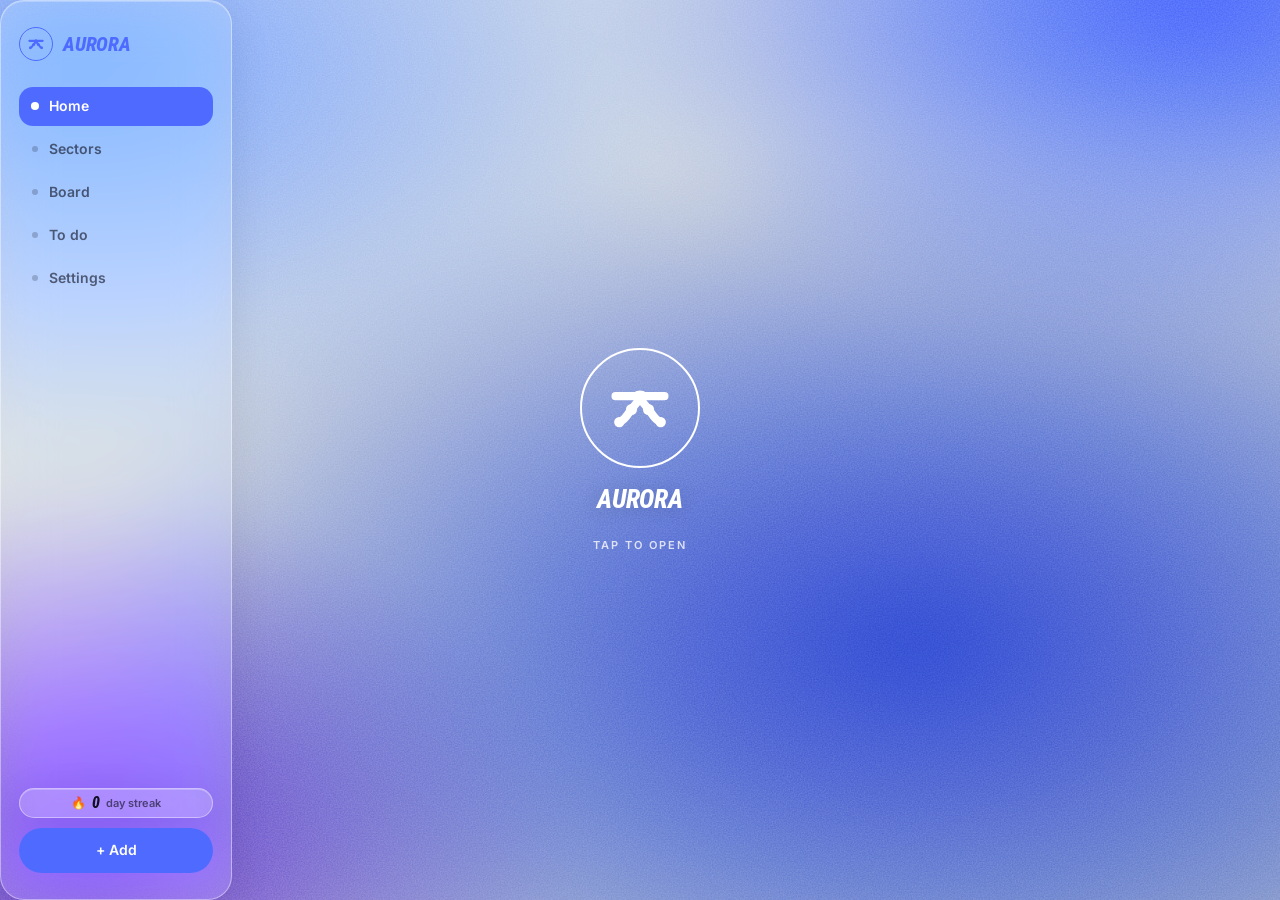
<file: index_5.html>
<!DOCTYPE html>
<html lang="en">
<head>
<meta charset="utf-8">
<meta name="viewport" content="width=device-width, initial-scale=1, viewport-fit=cover, user-scalable=no">
<title>AURORA</title>
<meta name="description" content="Aurora — Personal OS. Deník je vstup, sektory jsou přehled.">
<meta name="theme-color" content="#3b5bdb">
<meta name="apple-mobile-web-app-capable" content="yes">
<meta name="mobile-web-app-capable" content="yes">
<meta name="apple-mobile-web-app-status-bar-style" content="black-translucent">
<meta name="apple-mobile-web-app-title" content="Aurora">
<link rel="manifest" href="manifest.webmanifest">
<link rel="icon" href="icons/icon.svg" type="image/svg+xml">
<link rel="apple-touch-icon" href="icons/icon-180.png">
<link rel="preconnect" href="https://fonts.googleapis.com">
<link rel="preconnect" href="https://fonts.gstatic.com" crossorigin>
<link rel="stylesheet" href="https://fonts.googleapis.com/css2?family=Roboto+Condensed:ital,wght@0,400;0,600;1,700;1,800&family=Inter:wght@400;500;600;700&display=swap">
<style>
/* ---------- tokens ---------- */
:root{
  --accent:#4f6bff; --accent-ink:#ffffff;
  --ink:#0e1020; --ink-2:rgba(14,16,32,.62); --ink-3:rgba(14,16,32,.42);
  --glass:rgba(255,255,255,.16); --glass-strong:rgba(255,255,255,.34); --glass-line:rgba(255,255,255,.42);
  --glass-shadow:0 10px 40px rgba(10,12,40,.10);
  --card-r:24px; --pill-r:999px; --tab-h:56px;
  --safe-b:env(safe-area-inset-bottom,0px); --safe-t:env(safe-area-inset-top,0px);
  --font-display:"Roboto Condensed",Impact,"Arial Narrow",sans-serif;
  --font-body:"Inter",system-ui,-apple-system,"Segoe UI",sans-serif;
  --display-style:italic; --display-weight:800; --display-track:-0.01em;
  --ease:cubic-bezier(.2,.7,.2,1); --spring:cubic-bezier(.34,1.3,.5,1);
  --g1:#8fb3ff; --g2:#3b5bdb; --g3:#c7cfd2; --g4:#7b4fd6; --g5:#e9ecef; --g6:#5a7cff;
  --bg-sat:1; --bg-bri:1; --noise:.28; --bg-blur:0px;
  --nav-w:0px;
  color-scheme:light;
}
html[data-family="b"]{ --g1:#9fd3b0; --g2:#3c8f5c; --g3:#e5e2d6; --g4:#e0453a; --g5:#f2e9dc; --g6:#8fb59a; }
html[data-theme="dark"]{
  --ink:#f3f4f8; --ink-2:rgba(243,244,248,.66); --ink-3:rgba(243,244,248,.42);
  --glass:rgba(22,22,28,.36); --glass-strong:rgba(28,28,34,.55); --glass-line:rgba(255,255,255,.16);
  --glass-shadow:0 10px 40px rgba(0,0,0,.35);
  --bg-sat:.12; --bg-bri:.42; color-scheme:dark;
}
html[data-typo="sans"]{ --font-display:"Inter",system-ui,sans-serif; --display-style:normal; --display-weight:800; --display-track:-0.03em; }
html[data-typo="light"]{ --font-display:"Inter",system-ui,sans-serif; --display-style:normal; --display-weight:500; --display-track:.08em; }

/* ---------- base ---------- */
*{box-sizing:border-box;margin:0;padding:0;-webkit-tap-highlight-color:transparent}
html{height:100%}
body{min-height:100%;font-family:var(--font-body);color:var(--ink);background:#20242c;-webkit-font-smoothing:antialiased;overscroll-behavior-y:none;font-size:15px;line-height:1.35}
button,input,textarea,select{font:inherit;color:inherit}
button{background:none;border:0;cursor:pointer}
img,video{display:block;max-width:100%}
[hidden]{display:none!important}
::selection{background:var(--accent);color:var(--accent-ink)}
/* no visible scrollbars anywhere */
*{scrollbar-width:none;-ms-overflow-style:none}
*::-webkit-scrollbar{width:0;height:0;display:none}

/* ---------- aurora background ---------- */
.bg{position:fixed;inset:0;z-index:0;overflow:hidden;pointer-events:none;filter:saturate(var(--bg-sat)) brightness(var(--bg-bri));transition:filter .5s var(--ease)}
.bg .mesh{position:absolute;inset:-22%;
  background:
    radial-gradient(60% 50% at 20% 20%, var(--g1) 0%, transparent 60%),
    radial-gradient(55% 45% at 80% 15%, var(--g6) 0%, transparent 60%),
    radial-gradient(70% 60% at 65% 65%, var(--g2) 0%, transparent 65%),
    radial-gradient(45% 45% at 20% 80%, var(--g4) 0%, transparent 60%),
    radial-gradient(50% 40% at 85% 85%, var(--g3) 0%, transparent 60%),
    linear-gradient(160deg, var(--g5) 0%, var(--g3) 100%);
  filter:blur(30px);transform:translateZ(0);animation:drift 48s ease-in-out infinite alternate}
@keyframes drift{0%{transform:translate3d(0,0,0) scale(1)}50%{transform:translate3d(-3%,2%,0) scale(1.06)}100%{transform:translate3d(2%,-2%,0) scale(1.03)}}
.bg .photo{position:absolute;inset:-4%;background-size:cover;background-position:center;filter:blur(var(--bg-blur));opacity:0;transition:opacity .6s var(--ease)}
.bg .photo.on{opacity:1}
.bg .scrim{position:absolute;inset:0;background:rgba(255,255,255,.44);opacity:0;transition:opacity .6s var(--ease)}
html[data-theme="dark"] .bg .scrim{background:rgba(10,11,16,.52)}
.bg .scrim.on{opacity:1}
.bg .grain{position:absolute;inset:0;opacity:var(--noise);mix-blend-mode:overlay;
  background-image:url("data:image/svg+xml;utf8,<svg xmlns='http://www.w3.org/2000/svg' width='300' height='300'><filter id='n'><feTurbulence type='fractalNoise' baseFrequency='.72' numOctaves='4' seed='7' stitchTiles='stitch'/><feColorMatrix values='0 0 0 0 0 0 0 0 0 0 0 0 0 0 0 0 0 0 1 0'/></filter><rect width='100%' height='100%' filter='url(%23n)'/></svg>");
  background-size:300px 300px}
html[data-theme="dark"] .bg .grain{mix-blend-mode:soft-light}

/* ---------- app frame ---------- */
.app{position:relative;z-index:1;padding:calc(var(--safe-t) + 12px) 16px calc(var(--tab-h) + var(--safe-b) + 34px);max-width:520px;margin:0 auto}
.screen{display:none}
.screen.active{display:block;animation:screenIn .28s var(--ease)}
@keyframes screenIn{from{opacity:0;transform:translateY(8px)}to{opacity:1;transform:none}}
@keyframes fadeUp{from{opacity:0;transform:translateY(10px)}to{opacity:1;transform:none}}
@keyframes pop{0%{transform:scale(.7)}60%{transform:scale(1.12)}100%{transform:scale(1)}}
.stagger>*{animation:fadeUp .38s var(--ease) both;animation-delay:calc(var(--i,0) * 45ms)}
@media (prefers-reduced-motion:reduce){*,*::before,*::after{animation-duration:.01ms!important;animation-iteration-count:1!important;transition-duration:.01ms!important}}

/* ---------- typography ---------- */
.display{font-family:var(--font-display);font-style:var(--display-style);font-weight:var(--display-weight);letter-spacing:var(--display-track);text-transform:uppercase;line-height:1}
.brand{font-size:22px;color:var(--accent)}
.h1{font-size:26px;margin:2px 0 12px}
.label{font-size:10.5px;letter-spacing:.14em;text-transform:uppercase;color:var(--ink-2);font-weight:600}
.tiny{font-size:11px;color:var(--ink-3)}
.hdr{display:flex;align-items:center;justify-content:space-between;margin-bottom:12px;gap:10px}
.hdr .date{font-family:var(--font-display);font-style:var(--display-style);font-weight:700;font-size:12px;letter-spacing:.06em;text-transform:uppercase;color:var(--accent)}
.hdr .right{display:flex;align-items:center;gap:8px}
.deskonly{display:none}
@media (min-width:1000px){.deskonly{display:block}.hdr{justify-content:flex-end}}
.streak-chip{display:inline-flex;align-items:center;gap:6px;padding:6px 11px;border-radius:var(--pill-r);font-size:12px;font-weight:600}
.streak-chip .n{font-family:var(--font-display);font-style:var(--display-style);font-weight:800;font-size:16px;line-height:1;font-variant-numeric:tabular-nums}

/* ---------- glass ---------- */
.glass{background:var(--glass);-webkit-backdrop-filter:blur(22px) saturate(1.5);backdrop-filter:blur(22px) saturate(1.5);border:1px solid var(--glass-line);border-radius:var(--card-r);box-shadow:var(--glass-shadow), inset 0 1px 0 rgba(255,255,255,.25)}
.block{padding:14px 16px}
.block + .block{margin-top:10px}
.block-head{display:flex;align-items:center;justify-content:space-between;margin-bottom:8px;min-height:22px;gap:10px}
.pill{display:inline-flex;align-items:center;gap:6px;padding:7px 13px;border-radius:var(--pill-r);background:var(--glass-strong);border:1px solid var(--glass-line);font-size:12.5px;font-weight:600;transition:transform .15s var(--spring),background .18s,color .18s;-webkit-backdrop-filter:blur(14px);backdrop-filter:blur(14px);white-space:nowrap}
.pill:active{transform:scale(.94)}
.pill.on{background:var(--accent);color:var(--accent-ink);border-color:transparent}
.pill.sm{padding:5px 10px;font-size:11.5px}
.btn{display:inline-flex;align-items:center;justify-content:center;gap:8px;padding:12px 18px;border-radius:var(--pill-r);font-weight:600;font-size:14px;background:var(--glass-strong);border:1px solid var(--glass-line);transition:transform .15s var(--spring),opacity .15s;-webkit-backdrop-filter:blur(14px);backdrop-filter:blur(14px)}
.btn:active{transform:scale(.96)}
.btn.primary{background:var(--accent);color:var(--accent-ink);border-color:transparent}
.btn.ghost{background:transparent;border-color:transparent;color:var(--ink-2)}
.btn.danger{color:#e0453a}
.btn.block{width:100%}
.iconbtn{width:40px;height:40px;border-radius:50%;display:inline-flex;align-items:center;justify-content:center;background:var(--glass-strong);border:1px solid var(--glass-line);font-size:20px;line-height:1;-webkit-backdrop-filter:blur(14px);backdrop-filter:blur(14px);transition:transform .18s var(--spring);flex:none}
.iconbtn:active{transform:scale(.88)}
.iconbtn.primary{background:var(--accent);color:var(--accent-ink);border-color:transparent}
.iconbtn.sm{width:32px;height:32px;font-size:16px}
.row{display:flex;align-items:center;gap:10px}
.row.between{justify-content:space-between}
.wrap{flex-wrap:wrap}
.grow{flex:1;min-width:0}
.stack>*+*{margin-top:8px}
input.field,textarea.field{width:100%;padding:12px 14px;border-radius:16px;border:1px solid var(--glass-line);background:var(--glass);outline:none;-webkit-appearance:none;appearance:none;-webkit-backdrop-filter:blur(14px);backdrop-filter:blur(14px);transition:border-color .18s}
input.field:focus,textarea.field:focus{border-color:var(--accent)}
textarea.field{min-height:120px;resize:vertical;line-height:1.45}
input.field::placeholder,textarea.field::placeholder{color:var(--ink-3)}
input[type=range]{-webkit-appearance:none;appearance:none;width:100%;height:28px;background:transparent}
input[type=range]::-webkit-slider-runnable-track{height:5px;border-radius:5px;background:var(--glass-strong);border:1px solid var(--glass-line)}
input[type=range]::-webkit-slider-thumb{-webkit-appearance:none;width:22px;height:22px;border-radius:50%;background:var(--accent);margin-top:-9px;box-shadow:0 2px 8px rgba(0,0,0,.2);border:2px solid #fff}
input[type=range]::-moz-range-track{height:5px;border-radius:5px;background:var(--glass-strong)}
input[type=range]::-moz-range-thumb{width:22px;height:22px;border-radius:50%;background:var(--accent);border:2px solid #fff}

/* check + rows */
.check{width:26px;height:26px;border-radius:50%;border:1.5px solid var(--glass-line);background:var(--glass-strong);display:inline-flex;align-items:center;justify-content:center;flex:none;transition:background .18s,border-color .18s,transform .2s var(--spring)}
.check:active{transform:scale(.85)}
.check svg{width:14px;height:14px;color:var(--accent-ink);--tick:24}
.check.on{background:var(--accent);border-color:transparent;animation:pop .32s var(--spring)}
.check.on svg{--tick:0}
.check.lg{width:32px;height:32px}
.check.lg svg{width:17px;height:17px}
.item{display:flex;align-items:center;gap:12px;padding:11px 13px;border-radius:18px;background:var(--glass);border:1px solid var(--glass-line);transition:opacity .28s,transform .28s var(--ease)}
.item + .item{margin-top:8px}
.item .name{flex:1;min-width:0;overflow:hidden;text-overflow:ellipsis;white-space:nowrap;font-weight:500}
.item.done .name{color:var(--ink-3);text-decoration:line-through}
.item.leaving{opacity:0;transform:translateX(14px) scale(.98)}
.streak{font-size:11.5px;font-weight:600;color:var(--ink-2);display:inline-flex;align-items:center;gap:3px;font-variant-numeric:tabular-nums}
.streak.hot{color:var(--accent)}
.sector-tag{font-size:10px;letter-spacing:.08em;text-transform:uppercase;color:var(--ink-3);font-weight:600}

/* ---------- bottom tab bar (phone) ---------- */
.tabbar{position:fixed;left:50%;transform:translateX(-50%);bottom:calc(var(--safe-b) + 12px);z-index:20;display:flex;gap:2px;padding:5px;border-radius:var(--pill-r);max-width:calc(100vw - 24px);transition:transform .35s var(--ease),opacity .25s}
.tabbar.hidden{transform:translate(-50%,140%);opacity:0;pointer-events:none}
.tabbar button{position:relative;padding:9px 12px;white-space:nowrap;border-radius:var(--pill-r);font-size:12.5px;font-weight:600;color:var(--ink);background:transparent;border:0;transition:color .2s,transform .15s var(--spring);z-index:1}
.tabbar button:active{transform:scale(.94)}
.tabbar button.on{color:var(--accent-ink)}
.tabbar .ind{position:absolute;top:5px;bottom:5px;left:0;width:0;border-radius:var(--pill-r);background:var(--accent);transition:left .32s var(--spring),width .32s var(--spring);z-index:0}

/* ---------- desktop: side nav ---------- */
.sidenav{display:none}
@media (min-width:1000px){
  :root{--nav-w:232px}
  .tabbar{display:none}
  .sidenav{display:flex;position:fixed;left:0;top:0;bottom:0;width:var(--nav-w);z-index:20;flex-direction:column;gap:4px;padding:26px 18px;
    background:var(--glass);-webkit-backdrop-filter:blur(26px) saturate(1.5);backdrop-filter:blur(26px) saturate(1.5);
    border-right:1px solid var(--glass-line)}
  .sidenav .brandrow{display:flex;align-items:center;gap:10px;margin-bottom:22px}
  .sidenav .mk{width:34px;height:34px;border-radius:50%;border:1.5px solid currentColor;display:flex;align-items:center;justify-content:center;color:var(--accent);flex:none}
  .sidenav .mk svg{width:20px;height:20px}
  .sidenav .brand{font-size:20px}
  .sidenav button.nav{display:flex;align-items:center;gap:11px;padding:10px 13px;border-radius:14px;text-align:left;font-size:14px;font-weight:600;color:var(--ink-2);transition:background .2s,color .2s,transform .15s var(--spring)}
  .sidenav button.nav .dot{width:6px;height:6px;border-radius:50%;background:currentColor;opacity:.35;flex:none;transition:opacity .2s,transform .2s var(--spring)}
  .sidenav button.nav:hover{color:var(--ink);background:var(--glass-strong)}
  .sidenav button.nav.on{background:var(--accent);color:var(--accent-ink)}
  .sidenav button.nav.on .dot{opacity:1;transform:scale(1.35)}
  .sidenav .foot{margin-top:auto;display:flex;flex-direction:column;gap:10px}
  .sidenav .foot .streak-chip{justify-content:center}
  .app{max-width:none;margin:0;padding:30px 34px 44px calc(var(--nav-w) + 34px)}
  .app > .screen{max-width:1180px;margin:0 auto}
  .h1{font-size:34px}
  .hdr{margin-bottom:18px}
  .hdr .brand{display:none}
}
@media (min-width:1500px){ .app{padding-right:56px} }

/* ---------- home ---------- */
.home-grid{display:block}
@media (min-width:1000px){
  .home-grid{display:grid;grid-template-columns:minmax(0,1.05fr) minmax(0,.95fr);gap:14px;align-items:start}
  .home-grid .col{min-width:0}
  .home-grid .col>*+*{margin-top:14px}
  .block + .block{margin-top:0}
}
.wheel-wrap{display:flex;flex-direction:column;align-items:center;padding:6px 10px 10px}
.wheel{width:min(100%,300px);aspect-ratio:260/220;display:block;overflow:visible}
@media (min-width:1000px){.wheel{width:min(100%,380px)}}
.wheel .seg{cursor:pointer}
.wheel .wedge{fill:rgba(255,255,255,.55);stroke:rgba(255,255,255,.9);stroke-width:1.2;transform-origin:130px 108px;animation:wedgeIn .6s var(--spring) both;animation-delay:calc(var(--i,0) * 55ms + 60ms);transition:transform .2s var(--ease)}
@keyframes wedgeIn{from{transform:scale(.2);opacity:0}to{transform:scale(1);opacity:1}}
html[data-theme="dark"] .wheel .wedge{fill:rgba(255,255,255,.28)}
.wheel .wedge.acc{fill:var(--accent);fill-opacity:.55}
.wheel .empty{fill:rgba(255,255,255,.12);stroke:rgba(255,255,255,.45);stroke-width:.9}
html[data-theme="dark"] .wheel .empty{fill:rgba(255,255,255,.05);stroke:rgba(255,255,255,.18)}
.wheel .seg:active .wedge,.wheel .seg:active .empty{transform:scale(.96)}
.wheel .grid{fill:none;stroke:rgba(255,255,255,.28);stroke-width:.7}
html[data-theme="dark"] .wheel .grid{stroke:rgba(255,255,255,.12)}
.wheel .lbl{font-family:var(--font-display);font-style:var(--display-style);font-weight:700;font-size:8.5px;letter-spacing:.06em;text-transform:uppercase;fill:var(--ink);opacity:.85;pointer-events:none}
.wheel .center{font-family:var(--font-display);font-style:var(--display-style);font-weight:800;font-size:11px;fill:var(--ink);pointer-events:none}
.wheel .hub{fill:var(--glass-strong);stroke:var(--glass-line);cursor:pointer;transition:transform .2s var(--spring);transform-origin:130px 108px}
.wheel .hub:active{transform:scale(.9)}
.legend{display:flex;flex-wrap:wrap;gap:4px 12px;justify-content:center;margin-top:2px}
.legend span{font-size:10px;letter-spacing:.06em;text-transform:uppercase;color:var(--ink-2);font-weight:600}
.legend b{color:var(--ink);font-weight:700}

.qn{display:flex;gap:8px;align-items:center;padding:6px 6px 6px 14px}
.qn input{flex:1;background:transparent;border:0;outline:0;min-width:0;font-size:14px}
.qn input::placeholder{color:var(--ink-3)}
.one{display:flex;align-items:center;gap:12px}
.one .txt{flex:1;min-width:0;overflow:hidden;text-overflow:ellipsis;white-space:nowrap;font-weight:500}
.goal-row{display:flex;align-items:center;gap:10px;padding:7px 0}
.goal-row + .goal-row{border-top:1px solid var(--glass-line)}
.goal-row .name{flex:1;min-width:0;overflow:hidden;text-overflow:ellipsis;white-space:nowrap;font-weight:500}
.goal-row .moved{width:9px;height:9px;border-radius:50%;background:var(--ink-3);flex:none;transition:background .2s,box-shadow .2s}
.goal-row .moved.yes{background:var(--accent);box-shadow:0 0 0 4px color-mix(in srgb,var(--accent) 25%,transparent)}

/* today: horizontal card rail */
.rail{display:flex;gap:8px;overflow-x:auto;scroll-snap-type:x proximity;margin:0 -16px;padding:2px 16px 6px;scroll-behavior:smooth}
.tcard{flex:none;width:132px;min-height:104px;border-radius:20px;background:var(--glass);border:1px solid var(--glass-line);padding:12px;display:flex;flex-direction:column;gap:8px;scroll-snap-align:start;
  animation:fadeUp .38s var(--ease) both;animation-delay:calc(var(--i,0) * 55ms);transition:opacity .3s,transform .3s var(--ease)}
.tcard.leaving{opacity:0;transform:translateY(-10px) scale(.94)}
.tcard .nm{font-size:13px;font-weight:500;line-height:1.25;display:-webkit-box;-webkit-line-clamp:3;-webkit-box-orient:vertical;overflow:hidden}
.tcard .bot{margin-top:auto;display:flex;align-items:center;justify-content:space-between;gap:6px}
.tcard .sector-tag{font-size:9px}
.tcard.alldone{width:auto;min-width:150px;align-items:center;justify-content:center;text-align:center}
.tcard.alldone .display{font-size:18px}
.rail .more{flex:none;width:78px;min-height:104px;border-radius:20px;background:var(--glass);border:1px dashed var(--glass-line);display:flex;align-items:center;justify-content:center;font-size:12px;font-weight:600;color:var(--ink-2)}
@media (min-width:1000px){.rail{margin:0;padding:2px 0 6px}}

/* board strip on home (auto-slide) */
.strip{display:flex;gap:8px;overflow-x:auto;scroll-snap-type:x proximity;margin:0 -16px;padding:2px 16px 4px}
@media (min-width:1000px){.strip{margin:0;padding:2px 0 4px}}
.strip .sc{position:relative;flex:none;width:120px;height:120px;border-radius:16px;overflow:hidden;background:var(--glass);border:1px solid var(--glass-line);scroll-snap-align:start;transition:transform .18s var(--spring)}
.strip .sc:active{transform:scale(.96)}
.strip .sc img,.strip .sc video{width:100%;height:100%;object-fit:cover}
.strip .sc .t{padding:10px;font-size:12px;line-height:1.35;overflow:hidden;display:-webkit-box;-webkit-line-clamp:5;-webkit-box-orient:vertical;color:var(--ink)}
.strip .sc.more{display:flex;align-items:center;justify-content:center;font-weight:600;font-size:12px;color:var(--ink-2);width:78px}
.dots-nav{display:flex;gap:5px;justify-content:center;margin-top:8px}
.dots-nav i{width:5px;height:5px;border-radius:50%;background:var(--ink-3);transition:width .3s var(--spring),background .3s}
.dots-nav i.on{width:16px;background:var(--accent)}

.trend{width:100%;height:46px;display:block;overflow:visible}
.trend path{fill:none;stroke:var(--accent);stroke-width:2;stroke-linecap:round;stroke-linejoin:round;stroke-dasharray:600;stroke-dashoffset:600;animation:draw 1.1s var(--ease) .2s forwards}
.trend .area{fill:var(--accent);fill-opacity:.14;stroke:none;animation:none}
.trend circle{fill:var(--accent)}
@keyframes draw{to{stroke-dashoffset:0}}
.sentence{font-family:var(--font-display);font-style:var(--display-style);font-weight:700;font-size:18px;line-height:1.15;text-transform:uppercase;letter-spacing:.01em;background:transparent;border:0;outline:0;width:100%;color:var(--ink);resize:none;overflow:hidden}
.sentence::placeholder{color:var(--ink-3)}
.empty{text-align:center;padding:22px 18px}
.empty p{color:var(--ink-2);font-size:14px;margin-bottom:12px}
.empty .cta{font-family:var(--font-display);font-style:var(--display-style);font-weight:800;font-size:20px;text-transform:uppercase;letter-spacing:.02em;margin-bottom:12px}

/* ---------- sectors ---------- */
.back{display:inline-flex;align-items:center;gap:6px;font-weight:600;font-size:13px;color:var(--ink-2);padding:6px 10px 6px 4px;border-radius:var(--pill-r)}
.sec-head{display:flex;align-items:flex-end;justify-content:space-between;gap:12px;margin:2px 0 14px}
.sec-head .pct{font-family:var(--font-display);font-style:var(--display-style);font-weight:800;font-size:40px;line-height:.9;color:var(--accent)}
.hrow{display:flex;align-items:center;gap:12px;padding:11px 13px;border-radius:18px;background:var(--glass);border:1px solid var(--glass-line)}
.hrow + .hrow{margin-top:8px}
.hrow .mid{flex:1;min-width:0}
.hrow input.nm{background:transparent;border:0;outline:0;font-weight:500;width:100%;min-width:0;padding:0;border-bottom:1px solid transparent;transition:border-color .18s}
.hrow input.nm:focus{border-bottom-color:var(--accent)}
.dots{display:flex;gap:5px;margin-top:6px;align-items:center}
.dots i{width:9px;height:9px;border-radius:50%;background:rgba(255,255,255,.35);border:1px solid rgba(255,255,255,.35)}
html[data-theme="dark"] .dots i{background:rgba(255,255,255,.1)}
.dots i.on{background:var(--accent);border-color:transparent}
.dots i.today{box-shadow:0 0 0 1.5px var(--ink-2)}
.hrow .x{color:var(--ink-3);font-size:18px;padding:4px 6px;transition:color .15s}
.hrow .x:hover{color:#e0453a}
.sec-list{display:grid;gap:8px}
@media (min-width:700px){.sec-list{grid-template-columns:1fr 1fr}}
@media (min-width:1000px){.sec-list{grid-template-columns:repeat(3,1fr);gap:10px}}
.srow2{display:flex;align-items:center;gap:12px;padding:14px 15px;border-radius:20px;background:var(--glass);border:1px solid var(--glass-line);cursor:pointer;transition:transform .18s var(--spring)}
.srow2:active{transform:scale(.98)}
.srow2 .mid{flex:1;min-width:0;display:flex;flex-direction:column;gap:3px}
.srow2 .nm{display:block;font-family:var(--font-display);font-style:var(--display-style);font-weight:700;font-size:17px;text-transform:uppercase;line-height:1}
.srow2 .meta{display:block;font-size:11px;color:var(--ink-3)}
.srow2 .ring{position:relative;width:40px;height:40px;flex:none}
.srow2 .ring svg{width:40px;height:40px;transform:rotate(-90deg)}
.srow2 .ring .tr{fill:none;stroke:var(--glass-line);stroke-width:4}
.srow2 .ring .vl{fill:none;stroke:var(--accent);stroke-width:4;stroke-linecap:round;transition:stroke-dashoffset .5s var(--ease)}
.srow2 .ring .p{position:absolute;inset:0;display:flex;align-items:center;justify-content:center;font-size:10.5px;font-weight:700;font-variant-numeric:tabular-nums}
.srow2.off{opacity:.42}

/* ---------- board ---------- */
.cols{display:flex;gap:10px;align-items:flex-start}
.cols .colm{flex:1;min-width:0;display:flex;flex-direction:column;gap:10px}
.bcard{animation:fadeUp .4s var(--ease) both;animation-delay:calc(var(--i,0) * 35ms)}
.bcard .body{border-radius:20px;overflow:hidden;background:var(--glass);border:1px solid var(--glass-line);-webkit-backdrop-filter:blur(18px);backdrop-filter:blur(18px);box-shadow:var(--glass-shadow);transition:transform .2s var(--spring);position:relative}
.bcard:active .body{transform:scale(.975)}
.bcard img,.bcard video{width:100%;height:auto;display:block}
.bcard .note{padding:14px;font-size:13.5px;line-height:1.45;white-space:pre-wrap;word-wrap:break-word}
.bcard .date{font-size:10px;color:var(--ink-3);margin:6px 0 0 8px;letter-spacing:.04em}
.bcard .media,.strip .sc .media{position:relative;display:block;line-height:0}
.playbadge{position:absolute;left:10px;bottom:10px;display:flex;align-items:center;gap:5px;padding:4px 9px 4px 7px;border-radius:var(--pill-r);background:rgba(10,12,30,.5);color:#fff;font-size:10.5px;font-weight:600;-webkit-backdrop-filter:blur(8px);backdrop-filter:blur(8px)}
.playbadge svg{width:9px;height:9px}

/* ---------- sheet ---------- */
dialog.sheet{position:fixed;inset:auto 0 0 0;margin:0 auto;width:100%;max-width:560px;border:0;padding:0;background:transparent;max-height:92dvh;overflow:visible;transform:translateY(40px);opacity:0;transition:transform .34s var(--spring),opacity .22s,display .34s allow-discrete,overlay .34s allow-discrete}
dialog.sheet[open]{transform:none;opacity:1}
@starting-style{dialog.sheet[open]{transform:translateY(40px);opacity:0}}
dialog.sheet::backdrop{background:rgba(10,12,30,.3);-webkit-backdrop-filter:blur(4px);backdrop-filter:blur(4px);transition:background .25s,display .3s allow-discrete,overlay .3s allow-discrete}
dialog.sheet .panel{border-radius:28px 28px 0 0;padding:10px 18px calc(18px + var(--safe-b));background:var(--glass-strong);border:1px solid var(--glass-line);border-bottom:0;-webkit-backdrop-filter:blur(30px) saturate(1.6);backdrop-filter:blur(30px) saturate(1.6);max-height:92dvh;overflow:auto;color:var(--ink)}
@media (min-width:1000px){
  dialog.sheet{inset:0;margin:auto;max-width:520px;height:max-content;max-height:86dvh;transform:translateY(16px) scale(.98)}
  dialog.sheet[open]{transform:none}
  @starting-style{dialog.sheet[open]{transform:translateY(16px) scale(.98)}}
  dialog.sheet .panel{border-radius:26px;border-bottom:1px solid var(--glass-line);padding-bottom:18px}
  dialog.sheet .grab{display:none}
}
dialog.sheet .grab{width:44px;height:5px;border-radius:5px;background:var(--ink-3);margin:2px auto 14px;opacity:.5}
dialog.sheet h3{font-size:16px;font-weight:700;margin-bottom:12px}
.seg{display:flex;gap:4px;padding:4px;border-radius:var(--pill-r);background:var(--glass);border:1px solid var(--glass-line);margin-bottom:12px}
.seg button{flex:1;padding:8px;border-radius:var(--pill-r);font-size:13px;font-weight:600;white-space:nowrap;transition:background .2s,color .2s}
.seg button.on{background:var(--accent);color:var(--accent-ink)}
.seg.sm button{padding:6px 10px;font-size:12px}
.drop{border:1.5px dashed var(--glass-line);border-radius:18px;padding:22px;text-align:center;color:var(--ink-2);font-size:13.5px;position:relative;overflow:hidden}
.drop input{position:absolute;inset:0;opacity:0;width:100%;height:100%;cursor:pointer}
.drop img,.drop video{max-height:220px;margin:0 auto;border-radius:12px}
.toast{position:fixed;left:50%;transform:translate(-50%,8px);bottom:calc(var(--tab-h) + var(--safe-b) + 34px);z-index:40;padding:10px 16px;border-radius:var(--pill-r);font-size:13px;font-weight:600;opacity:0;transition:opacity .22s,transform .3s var(--spring);pointer-events:none;max-width:calc(100vw - 40px);text-align:center}
.toast.show{opacity:1;transform:translate(-50%,0)}
@media (min-width:1000px){.toast{bottom:28px;left:calc(50% + var(--nav-w)/2)}}

/* ---------- to do ---------- */
.hm{margin-top:10px}
.hm .dow{display:grid;grid-template-columns:repeat(7,1fr);gap:4px;margin-bottom:4px}
.hm .dow span{font-size:9px;letter-spacing:.1em;text-align:center;color:var(--ink-3);font-weight:600}
.hm .grid7{display:grid;grid-template-columns:repeat(7,1fr);gap:4px}
.hm .cell{aspect-ratio:1;border-radius:5px;background:rgba(255,255,255,.28);border:1px solid rgba(255,255,255,.25);animation:fadeUp .3s var(--ease) both;animation-delay:calc(var(--i,0) * 8ms)}
html[data-theme="dark"] .hm .cell{background:rgba(255,255,255,.08);border-color:rgba(255,255,255,.08)}
.hm .cell.l1{background:color-mix(in srgb,var(--accent) 30%,transparent)}
.hm .cell.l2{background:color-mix(in srgb,var(--accent) 50%,transparent)}
.hm .cell.l3{background:color-mix(in srgb,var(--accent) 75%,transparent)}
.hm .cell.l4{background:var(--accent)}
.hm .cell.today{box-shadow:0 0 0 1.5px var(--ink)}
.hm .cell.pad{visibility:hidden}
.hm .gridw{display:grid;grid-auto-flow:column;grid-template-rows:repeat(7,1fr);gap:3px;overflow-x:auto;padding-bottom:4px}
.hm .gridw .cell{width:11px;height:11px;border-radius:3px;animation:none}
.hm .scale{display:flex;align-items:center;gap:4px;justify-content:flex-end;margin-top:8px}
.hm .scale span{font-size:9px;color:var(--ink-3);letter-spacing:.06em;text-transform:uppercase}
.hm .scale i{width:10px;height:10px;border-radius:3px;display:inline-block;animation:none}
.tiles{display:grid;grid-template-columns:repeat(3,1fr);gap:8px;margin-top:12px}
.tile{padding:12px 8px;border-radius:16px;background:var(--glass);border:1px solid var(--glass-line);text-align:center}
.tile .n{font-family:var(--font-display);font-style:var(--display-style);font-weight:800;font-size:22px;line-height:1;font-variant-numeric:tabular-nums}
.tile .t{font-size:9px;letter-spacing:.1em;text-transform:uppercase;color:var(--ink-2);font-weight:600;margin-top:5px}
.addrow{display:flex;gap:8px;margin-top:10px}
.addrow input{flex:1}
.two{display:block}
@media (min-width:1000px){.two{display:grid;grid-template-columns:1fr 1fr;gap:14px;align-items:start}.two>*+*{margin-top:0}}

/* ---------- settings ---------- */
.acc{padding:0;overflow:hidden}
.acc + .acc{margin-top:10px}
.acc-h{display:flex;align-items:center;justify-content:space-between;width:100%;padding:15px 16px;text-align:left;gap:12px}
.acc-h .label{color:var(--ink)}
.acc-h .sub{font-size:11.5px;color:var(--ink-3);margin-top:2px;font-weight:400;letter-spacing:0;text-transform:none}
.acc-h .chev{width:22px;height:22px;border-radius:50%;background:var(--glass-strong);display:inline-flex;align-items:center;justify-content:center;transition:transform .3s var(--spring);flex:none}
.acc-h .chev svg{width:12px;height:12px}
.acc.open .acc-h .chev{transform:rotate(180deg)}
.acc-b{display:grid;grid-template-rows:0fr;transition:grid-template-rows .32s var(--ease)}
.acc.open .acc-b{grid-template-rows:1fr}
.acc-b>div{overflow:hidden;min-height:0}
.acc-in{padding:0 16px 16px}
.srow{display:flex;align-items:center;justify-content:space-between;gap:12px;padding:10px 0}
.srow + .srow{border-top:1px solid var(--glass-line)}
.srow .l{font-weight:500}
.srow .d{font-size:12px;color:var(--ink-2);margin-top:2px}
.srow.col{flex-direction:column;align-items:stretch;gap:6px}
.switch{width:46px;height:28px;border-radius:14px;background:var(--glass-strong);border:1px solid var(--glass-line);position:relative;flex:none;transition:background .2s}
.switch::after{content:"";position:absolute;top:3px;left:3px;width:20px;height:20px;border-radius:50%;background:#fff;box-shadow:0 1px 4px rgba(0,0,0,.2);transition:transform .25s var(--spring)}
.switch.on{background:var(--accent)}
.switch.on::after{transform:translateX(18px)}
.hitem{display:flex;align-items:center;gap:10px;padding:10px 12px;border-radius:16px;background:var(--glass);border:1px solid var(--glass-line)}
.hitem + .hitem{margin-top:8px}
.hitem input{flex:1;background:transparent;border:0;outline:0;font-weight:500;min-width:0}
.hitem .x{color:var(--ink-3);font-size:18px;padding:4px 6px}
.hitem .x:hover{color:#e0453a}
.chips{display:flex;flex-wrap:wrap;gap:8px}
.swatches{display:flex;gap:10px;flex-wrap:wrap}
.swatch{width:34px;height:34px;border-radius:50%;border:2px solid transparent;box-shadow:inset 0 0 0 2px rgba(255,255,255,.7);transition:transform .2s var(--spring),border-color .15s}
.swatch.on{border-color:var(--ink);transform:scale(1.1)}
.swatch.custom{background:conic-gradient(#f66,#fc6,#6f9,#6cf,#c6f,#f66);position:relative;overflow:hidden}
.swatch.custom input{position:absolute;inset:0;opacity:0;width:100%;height:100%;cursor:pointer}
.status{font-size:12.5px;color:var(--ink-2)}
.status b{color:var(--ink)}
.kbd{font-family:ui-monospace,SFMono-Regular,Menlo,monospace;font-size:12px;background:var(--glass);border:1px solid var(--glass-line);padding:3px 6px;border-radius:6px;user-select:all;word-break:break-all}
.bgprev{width:100%;height:90px;border-radius:14px;background-size:cover;background-position:center;border:1px solid var(--glass-line);position:relative;overflow:hidden;display:flex;align-items:center;justify-content:center;color:var(--ink-2);font-size:13px}
.bgprev input{position:absolute;inset:0;opacity:0;width:100%;height:100%;cursor:pointer}
.about{display:flex;flex-direction:column;align-items:center;padding:22px 16px}
.about .logo-ring{width:84px;height:84px;border-width:2px;color:var(--ink)}
.about .logo-ring svg{width:52px;height:52px}
.about .brand{margin-top:12px;color:var(--ink)}
.about .tiny{margin-top:4px}

/* ---------- splash + onboarding ---------- */
.full{position:fixed;inset:0;z-index:30;display:flex;flex-direction:column;align-items:center;justify-content:center;padding:24px}
.splash{transition:opacity .5s var(--ease),transform .5s var(--ease);cursor:pointer}
.splash.out{opacity:0;transform:scale(1.06);pointer-events:none}
.logo-ring{width:120px;height:120px;border-radius:50%;border:2.5px solid currentColor;display:flex;align-items:center;justify-content:center;color:#fff}
.logo-ring svg{width:74px;height:74px}
.splash .tapzone{display:flex;flex-direction:column;align-items:center;background:none;border:0;color:#fff;transition:transform .2s var(--spring)}
.splash .tapzone:active{transform:scale(.96)}
.splash .logo-ring{animation:ringIn .8s var(--spring) both, breathe 3.6s ease-in-out 1.2s infinite}
.splash .logo-ring svg{animation:markIn .6s var(--ease) .3s both}
.splash .brand{color:#fff;font-size:26px;margin-top:18px;text-shadow:0 2px 20px rgba(0,0,0,.18);animation:fadeUp .5s var(--ease) .45s both}
.splash .hint{font-size:11px;letter-spacing:.18em;text-transform:uppercase;font-weight:600;color:rgba(255,255,255,.78);margin-top:26px;animation:fadeUp .6s var(--ease) 1.1s both, pulse 2.6s ease-in-out 1.7s infinite}
@keyframes ringIn{from{transform:scale(.55);opacity:0}to{transform:scale(1);opacity:1}}
@keyframes markIn{from{transform:scale(.82);opacity:0}to{transform:scale(1);opacity:1}}
@keyframes breathe{0%,100%{box-shadow:0 0 0 0 rgba(255,255,255,.34)}50%{box-shadow:0 0 0 16px rgba(255,255,255,0)}}
@keyframes pulse{0%,100%{opacity:.55}50%{opacity:1}}
.onb{width:100%;max-width:440px;padding:22px;animation:fadeUp .4s var(--ease)}
.onb .step{font-size:11px;letter-spacing:.14em;text-transform:uppercase;color:var(--ink-2);font-weight:600;margin-bottom:8px}
.onb h2{font-size:24px;margin-bottom:6px}
.onb p{color:var(--ink-2);font-size:14px;margin-bottom:16px}
.onb .foot{display:flex;justify-content:space-between;align-items:center;margin-top:22px;gap:10px}
.onb .sec{margin-top:14px}
.onb .sec .label{margin-bottom:8px;display:block}
:focus-visible{outline:2px solid var(--accent);outline-offset:2px}
</style>
</head>
<body>
<div class="bg" aria-hidden="true"><div class="mesh"></div><div class="photo" id="bgPhoto"></div><div class="scrim" id="bgScrim"></div><div class="grain"></div></div>

<svg width="0" height="0" style="position:absolute" aria-hidden="true">
  <defs>
    <g id="mark">
      <g fill="none" stroke="currentColor" stroke-width="11" stroke-linecap="round" stroke-linejoin="round">
        <path d="M17 34 L44 34 Q50 30 56 34 L83 34"/>
        <path d="M50 35 C47 43 43 46 38 52 C33 59 30 66 22 69"/>
        <path d="M50 35 C53 43 57 46 62 52 C67 59 70 66 78 69"/>
      </g>
      <g fill="currentColor" stroke="none"><circle cx="38.5" cy="52" r="7.5"/><circle cx="61.5" cy="52" r="7.5"/><circle cx="22" cy="69" r="7"/><circle cx="78" cy="69" r="7"/></g>
    </g>
    <symbol id="tick" viewBox="0 0 24 24"><path d="M5 12.5l4.5 4.5L19 7.5" fill="none" stroke="currentColor" stroke-width="3" stroke-linecap="round" stroke-linejoin="round" style="stroke-dasharray:24;stroke-dashoffset:var(--tick,24);transition:stroke-dashoffset .28s var(--ease) .04s"/></symbol>
    <symbol id="chev" viewBox="0 0 24 24"><path d="M6 9l6 6 6-6" fill="none" stroke="currentColor" stroke-width="2.5" stroke-linecap="round" stroke-linejoin="round"/></symbol>
    <symbol id="play" viewBox="0 0 24 24"><path d="M6 3.5v17l15-8.5z" fill="currentColor"/></symbol>
  </defs>
</svg>

<!-- SPLASH -->
<div class="full splash" id="splash">
  <button class="tapzone" id="splashEnter" aria-label="Open Aurora">
    <span class="logo-ring"><svg viewBox="0 0 100 100" aria-hidden="true"><use href="#mark"/></svg></span>
    <span class="brand display">Aurora</span>
    <span class="hint" id="splashHint">Tap to open</span>
  </button>
</div>

<!-- ONBOARDING -->
<div class="full" id="onb" hidden><div class="onb glass" id="onbCard"></div></div>

<!-- DESKTOP SIDE NAV -->
<nav class="sidenav glass" id="sidenav" aria-label="Main">
  <div class="brandrow"><span class="mk"><svg viewBox="0 0 100 100" aria-hidden="true"><use href="#mark"/></svg></span><span class="brand display">Aurora</span></div>
  <button class="nav on" data-tab="home"><span class="dot"></span>Home</button>
  <button class="nav" data-tab="sectors"><span class="dot"></span>Sectors</button>
  <button class="nav" data-tab="board"><span class="dot"></span>Board</button>
  <button class="nav" data-tab="todo"><span class="dot"></span>To do</button>
  <button class="nav" data-tab="settings"><span class="dot"></span>Settings</button>
  <div class="foot">
    <span class="streak-chip glass">🔥 <span class="n streakN">0</span> <span class="tiny" style="color:var(--ink-2)">day streak</span></span>
    <button class="btn primary" data-add>+ Add</button>
  </div>
</nav>

<div class="app" id="app">

  <!-- HOME -->
  <section class="screen" data-screen="home">
    <div class="hdr">
      <div class="brand display">Aurora</div>
      <div class="right"><span class="date"></span><span class="streak-chip glass">🔥 <span class="n streakN">0</span></span><button class="iconbtn primary sm" data-add aria-label="Add">+</button></div>
    </div>
    <div class="h1 display deskonly">Home</div>
    <div class="home-grid">
      <div class="col">
        <div class="block glass wheel-wrap" id="wheelBlock">
          <svg class="wheel" id="wheel" viewBox="0 0 260 220" role="img" aria-label="Life wheel"></svg>
          <div class="legend" id="legend"></div>
        </div>
        <div class="glass qn" id="noteBlock"><input id="quickNote" placeholder="What's on your mind…" enterkeyhint="done"><button class="iconbtn sm" id="quickSave" aria-label="Save">↑</button></div>
        <div class="block glass" id="sentenceBlock"><textarea class="sentence" id="sentence" rows="2" placeholder="One line for today." maxlength="120"></textarea></div>
        <div class="block glass" id="todayBlock">
          <div class="block-head"><span class="label">Today</span><span class="tiny" id="todayCount"></span></div>
          <div class="rail" id="todayRail"></div>
        </div>
      </div>
      <div class="col">
        <div class="block glass" id="tasksBlock"><div class="block-head"><span class="label">Next task</span><button class="pill sm" data-go="todo">All</button></div><div id="nextTask"></div></div>
        <div class="block glass" id="goalsBlock">
          <div class="block-head"><span class="label">Goals</span><button class="pill sm" data-go="settings" data-acc="goals">Edit</button></div>
          <div id="goalsList"></div>
        </div>
        <div class="block glass" id="boardBlock">
          <div class="block-head"><span class="label">Board</span><button class="pill sm" data-go="board">Open</button></div>
          <div class="strip" id="boardStrip"></div>
          <div class="dots-nav" id="stripDots"></div>
        </div>
        <div class="block glass" id="trendBlock">
          <div class="block-head"><span class="label">14 days</span><span class="tiny" id="trendLbl"></span></div>
          <svg class="trend" id="trend" viewBox="0 0 300 46" preserveAspectRatio="none"></svg>
        </div>
      </div>
    </div>
  </section>

  <!-- SECTORS (overview) -->
  <section class="screen" data-screen="sectors">
    <div class="hdr"><div class="brand display">Aurora</div><span class="date"></span></div>
    <div class="h1 display">Sectors</div>
    <div class="sec-list" id="secList"></div>
    <p class="tiny" style="margin-top:12px">The wheel counts habits only. A sector with no habits stays empty — that is information, not an error.</p>
  </section>

  <!-- SECTOR (detail) -->
  <section class="screen" data-screen="sector">
    <div class="hdr"><button class="back" data-go="sectors"><svg width="14" height="14" viewBox="0 0 24 24" style="transform:rotate(90deg)"><use href="#chev"/></svg> Sectors</button><span class="date"></span></div>
    <div id="sectorBody"></div>
  </section>

  <!-- BOARD -->
  <section class="screen" data-screen="board">
    <div class="hdr"><div class="brand display">Aurora</div><span class="date"></span></div>
    <div class="row between" style="margin-bottom:14px">
      <div class="h1 display" style="margin:0">Board</div>
      <button class="iconbtn primary" data-add aria-label="Add to board">+</button>
    </div>
    <div id="boardEmpty" class="block glass empty" hidden>
      <p>What's on your mind?<br>Start building your space.</p>
      <div class="cta display">Create first entry</div>
      <button class="iconbtn primary" data-add aria-label="Add">+</button>
    </div>
    <div class="cols" id="boardCols"></div>
  </section>

  <!-- TO DO -->
  <section class="screen" data-screen="todo">
    <div class="hdr"><div class="brand display">Aurora</div><span class="date"></span></div>
    <div class="h1 display">To do list</div>
    <div class="two">
      <div>
        <div class="block glass">
          <div class="block-head"><span class="label">Habits · today</span><span class="tiny" id="habitCount"></span></div>
          <div id="habitList"></div>
        </div>
        <div class="block glass">
          <div class="block-head"><span class="label">Tasks</span><span class="tiny" id="taskCount"></span></div>
          <div id="taskList"></div>
          <div class="addrow"><input class="field" id="taskInput" placeholder="New task…" enterkeyhint="done"><button class="iconbtn primary" id="taskAddBtn" aria-label="Add task">+</button></div>
        </div>
      </div>
      <div>
        <div class="block glass">
          <div class="block-head">
            <span class="display" style="font-size:18px" id="hmTitle">—</span>
            <div class="seg sm" style="margin:0" id="hmRange"><button data-r="m" class="on">Month</button><button data-r="q">3M</button><button data-r="y">Year</button></div>
          </div>
          <div class="hm" id="heatmap"></div>
          <div class="tiles">
            <div class="tile"><div class="n" id="tCur">0</div><div class="t">Current<br>streak</div></div>
            <div class="tile"><div class="n" id="tBest">0</div><div class="t">Best<br>streak</div></div>
            <div class="tile"><div class="n" id="tDone">0</div><div class="t">Days<br>completed</div></div>
          </div>
        </div>
      </div>
    </div>
  </section>

  <!-- SETTINGS -->
  <section class="screen" data-screen="settings">
    <div class="hdr"><div class="brand display">Aurora</div><span class="date"></span></div>
    <div class="h1 display">Settings</div>
    <div class="two">
    <div>
    <div class="glass acc" data-acc="look">
      <button class="acc-h"><div><div class="label">Look</div><div class="sub" id="lookSub"></div></div><span class="chev"><svg><use href="#chev"/></svg></span></button>
      <div class="acc-b"><div><div class="acc-in">
        <div class="srow"><div class="l">Theme</div><div class="seg sm" style="margin:0" id="themeSeg"><button data-v="light">Light</button><button data-v="dark">Dark</button><button data-v="system">Auto</button></div></div>
        <div class="srow"><div class="l">Gradient</div><div class="seg sm" style="margin:0" id="familySeg"><button data-v="a">Blue · violet</button><button data-v="b">Green · red</button></div></div>
        <div class="srow"><div class="l">Accent</div><div class="swatches" id="accentSw"></div></div>
        <div class="srow"><div class="l">Type</div><div class="seg sm" style="margin:0" id="typoSeg"><button data-v="condensed">Condensed</button><button data-v="sans">Bold</button><button data-v="light">Light</button></div></div>
        <div class="srow col"><div class="row between"><div class="l">Own background</div><button class="pill sm" id="bgClear" hidden>Remove</button></div>
          <div class="bgprev" id="bgPrev"><span id="bgPrevLbl">Tap to choose a photo</span><input type="file" accept="image/*" id="bgFile"></div></div>
        <div class="srow col" id="bgBlurRow"><div class="row between"><div class="l">Background blur</div><span class="tiny" id="bgBlurLbl"></span></div><input type="range" id="bgBlur" min="0" max="40" step="1"></div>
        <div class="srow col"><div class="row between"><div class="l">Noise</div><span class="tiny" id="noiseLbl"></span></div><input type="range" id="noise" min="0" max="100" step="1"></div>
      </div></div></div>
    </div>

    <div class="glass acc" data-acc="home">
      <button class="acc-h"><div><div class="label">Home</div><div class="sub">Which blocks show under the wheel</div></div><span class="chev"><svg><use href="#chev"/></svg></span></button>
      <div class="acc-b"><div><div class="acc-in">
        <div class="srow"><div><div class="l">Quick note</div><div class="d">One line, straight to the Board</div></div><button class="switch" data-blk="note"></button></div>
        <div class="srow"><div><div class="l">One line for today</div><div class="d">A sentence you write yourself</div></div><button class="switch" data-blk="sentence"></button></div>
        <div class="srow"><div><div class="l">Today</div><div class="d">Unchecked habits as a side-scrolling rail</div></div><button class="switch" data-blk="today"></button></div>
        <div class="srow"><div><div class="l">Next task</div><div class="d">Oldest open task</div></div><button class="switch" data-blk="tasks"></button></div>
        <div class="srow"><div><div class="l">Goals</div><div class="d">Name and whether it moved</div></div><button class="switch" data-blk="goals"></button></div>
        <div class="srow"><div><div class="l">Board</div><div class="d">Latest cards, sliding on their own</div></div><button class="switch" data-blk="board"></button></div>
        <div class="srow"><div><div class="l">14 days</div><div class="d">Share of habits checked per day</div></div><button class="switch" data-blk="trend"></button></div>
      </div></div></div>
    </div>

    <div class="glass acc" data-acc="sectors">
      <button class="acc-h"><div><div class="label">Sectors</div><div class="sub" id="sectorsSub"></div></div><span class="chev"><svg><use href="#chev"/></svg></span></button>
      <div class="acc-b"><div><div class="acc-in">
        <div class="chips" id="sectorChips"></div>
        <p class="tiny" style="margin-top:8px">Habits live on the Sectors tab. Unselected sectors are hidden everywhere; their habits stay saved.</p>
      </div></div></div>
    </div>
    </div>
    <div>
    <div class="glass acc" data-acc="goals">
      <button class="acc-h"><div><div class="label">Goals</div><div class="sub" id="goalsSub"></div></div><span class="chev"><svg><use href="#chev"/></svg></span></button>
      <div class="acc-b"><div><div class="acc-in">
        <div class="row between" style="margin-bottom:8px"><span class="tiny">A goal is a group of habits. It moved today when any of them is checked.</span><button class="pill sm" id="goalAdd">+ Add</button></div>
        <div id="goalAdmin"></div>
      </div></div></div>
    </div>

    <div class="glass acc" data-acc="drive">
      <button class="acc-h"><div><div class="label">Google Drive</div><div class="sub" id="driveSub"></div></div><span class="chev"><svg><use href="#chev"/></svg></span></button>
      <div class="acc-b"><div><div class="acc-in">
        <div class="status" style="margin:2px 0 10px" id="driveStatus">Not connected.</div>
        <div class="stack">
          <input class="field" id="clientId" placeholder="OAuth Client ID (…apps.googleusercontent.com)" autocomplete="off" spellcheck="false">
          <div class="row wrap"><button class="btn primary" id="driveConnect">Connect</button><button class="btn" id="driveSync">Sync now</button><button class="btn ghost" id="driveDisconnect">Disconnect</button></div>
          <p class="tiny">Authorized JavaScript origin for the Google console: <span class="kbd" id="originLbl"></span></p>
          <p class="tiny">Files live in <b>Drive / Aurora / aurora.json</b> and <b>Aurora / images</b>.</p>
        </div>
      </div></div></div>
    </div>

    <div class="glass acc" data-acc="data">
      <button class="acc-h"><div><div class="label">Data</div><div class="sub">Export, import, erase</div></div><span class="chev"><svg><use href="#chev"/></svg></span></button>
      <div class="acc-b"><div><div class="acc-in">
        <div class="row wrap"><button class="btn" id="exportBtn">Export JSON</button><label class="btn">Import JSON<input type="file" accept="application/json,.json" id="importFile" hidden></label><button class="btn ghost danger" id="wipeBtn">Erase everything</button></div>
        <p class="tiny" style="margin-top:8px">Export is the whole state plus a <span class="kbd">summary</span> block for the evening report.</p>
      </div></div></div>
    </div>

    <div class="block glass about">
      <div class="logo-ring"><svg viewBox="0 0 100 100" aria-hidden="true"><use href="#mark"/></svg></div>
      <div class="brand display">Aurora</div>
      <div class="tiny">Personal OS · v4.2 · <span id="verLbl"></span></div>
    </div>
    </div>
    </div>
  </section>
</div>

<!-- PHONE TAB BAR -->
<nav class="tabbar glass hidden" id="tabbar" aria-label="Main">
  <span class="ind" id="tabInd"></span>
  <button data-tab="home" class="on">Home</button>
  <button data-tab="sectors">Sectors</button>
  <button data-tab="board">Board</button>
  <button data-tab="todo">To do</button>
  <button data-tab="settings">More</button>
</nav>

<!-- ADD SHEET -->
<dialog class="sheet" id="addSheet" aria-labelledby="addTitle">
  <div class="panel">
    <div class="grab"></div>
    <h3 id="addTitle">Add to Board</h3>
    <div class="seg" id="addKind"><button data-k="note" class="on">Note</button><button data-k="image">Photo</button><button data-k="video">Video</button><button data-k="todo">To do</button></div>
    <div id="addNote"><textarea class="field" id="noteText" placeholder="What's on your mind…"></textarea></div>
    <div id="addImage" hidden>
      <div class="drop" id="drop"><span id="dropLbl">Tap to choose a photo</span><input type="file" accept="image/*" id="imgFile"></div>
      <input class="field" id="imgCaption" placeholder="Caption (optional)" style="margin-top:8px">
    </div>
    <div id="addVideo" hidden>
      <div class="drop" id="vdrop"><span id="vdropLbl">Tap to choose a video · max 30 s</span><input type="file" accept="video/*" id="vidFile"></div>
      <input class="field" id="vidCaption" placeholder="Caption (optional)" style="margin-top:8px">
    </div>
    <div id="addTodo" hidden><input class="field" id="todoText" placeholder="Task…" enterkeyhint="done"></div>
    <button class="btn primary block" id="addSave" style="margin-top:14px">Save to Board</button>
  </div>
</dialog>

<!-- ENTRY SHEET -->
<dialog class="sheet" id="entrySheet" aria-label="Entry">
  <div class="panel"><div class="grab"></div><div id="entryBody"></div>
    <div class="row" style="margin-top:14px"><button class="btn grow" id="entryClose">Close</button><button class="btn danger" id="entryDelete">Delete</button></div>
  </div>
</dialog>

<!-- CONFIRM SHEET -->
<dialog class="sheet" id="confirmSheet" aria-label="Confirm">
  <div class="panel"><div class="grab"></div><h3 id="confirmText"></h3>
    <div class="row" style="margin-top:10px"><button class="btn grow" id="confirmNo">Cancel</button><button class="btn primary grow" id="confirmYes">Yes</button></div>
  </div>
</dialog>

<div class="toast glass" id="toast"></div>
<script>
'use strict';
/* =====================================================================
   AURORA v4 — Personal OS
   Deník je vstup, sektory jsou přehled.
   ---------------------------------------------------------------------
   Data model
     habit  { id, name, sector, u, del }          — repeats, has streak, moves its sector
     task   { id, text, done, u, del }            — one-off, no sector, disappears when done
     entry  { id, kind:'note'|'image'|'video', text, img, mime, dur, poster, driveId, u, del } — Board only
     goal   { id, name, habits:[id], u, del }     — group of habits; moved today = any checked
     checks { [habitId]: { [YYYY-MM-DD]: { v:1|0, u } } }
     Life wheel = habits only, last 7 days.
   ===================================================================== */

const VERSION = '4.2.0';
const SECTORS = [
  { id:'00_Identity',      name:'Identity' },
  { id:'01_Work',          name:'Work' },
  { id:'02_Creative',      name:'Creative' },
  { id:'03_Finance',       name:'Finance' },
  { id:'04_Goals',         name:'Goals' },
  { id:'05_Health',        name:'Health' },
  { id:'06_Relationships', name:'Relationships' },
  { id:'07_Knowledge',     name:'Knowledge' },
];
const SUGGESTED = {
  '00_Identity':      ['10 min ráno bez telefonu', 'Večer: jedna věta, co bylo dobře', 'Přečíst si Kdo jsem'],
  '01_Work':          ['Jeden krok pro KEID', 'Zavřít den zápisem'],
  '02_Creative':      ['30 min designu pro sebe', 'Jeden beat nebo skica', 'Uložit 3 reference'],
  '03_Finance':       ['Zapsat výdaje dne', 'Říct si o cenu', 'Nic impulzivně'],
  '04_Goals':         ['Jeden krok k hlavnímu cíli', 'Ráno si přečíst cíle', 'Stanovit další krok'],
  '05_Health':        ['Trénink', '7+ h spánku', '2 l vody', 'Jídlo'],
  '06_Relationships': ['Napsat kamarádovi', 'Ozvat se někomu z práce / klientovi', 'Čas s rodiči'],
  '07_Knowledge':     ['20 min čtení', 'Naučit se jednu věc a zapsat', 'Tutorial / kurz'],
};
const ACCENTS = ['#4f6bff','#7b4fd6','#e0453a','#e08a1e','#2f9e6a','#1f9bd6','#111318','#ffffff'];
const WHEEL_DAYS = 7;
const VIDEO_MAX_S = 30;
const VIDEO_MAX_MB = 60;

/* ---------- tiny helpers ---------- */
const $  = (s, r=document) => r.querySelector(s);
const $$ = (s, r=document) => [...r.querySelectorAll(s)];
const uid = () => (crypto.randomUUID ? crypto.randomUUID() : Date.now().toString(36)+Math.random().toString(36).slice(2,8));
const now = () => Date.now();
const pad = n => String(n).padStart(2,'0');
const dkey = (d=new Date()) => `${d.getFullYear()}-${pad(d.getMonth()+1)}-${pad(d.getDate())}`;
const parseKey = k => { const [y,m,d] = k.split('-').map(Number); return new Date(y, m-1, d); };
const addDays = (d, n) => { const x = new Date(d); x.setDate(x.getDate()+n); return x; };
const MONTHS = ['Jan','Feb','Mar','Apr','May','Jun','Jul','Aug','Sep','Oct','Nov','Dec'];
const MONTHS_LONG = ['January','February','March','April','May','June','July','August','September','October','November','December'];
const fmtShort = d => `${MONTHS[d.getMonth()]} ${d.getDate()}`;
const fmtLong  = d => `${MONTHS_LONG[d.getMonth()]} ${d.getDate()}, ${d.getFullYear()}`;
const esc = s => String(s ?? '').replace(/[&<>"']/g, c => ({'&':'&amp;','<':'&lt;','>':'&gt;','"':'&quot;',"'":'&#39;'}[c]));
const isPhone = () => matchMedia('(pointer:coarse)').matches && innerWidth < 900;
const DEVICE = isPhone() ? 'phone' : 'desktop';
const debounce = (fn, ms) => { let t; return (...a) => { clearTimeout(t); t = setTimeout(() => fn(...a), ms); }; };

/* ---------- IndexedDB ---------- */
const DB = (() => {
  let dbp;
  const open = () => dbp ||= new Promise((res, rej) => {
    const r = indexedDB.open('aurora-v4', 1);
    r.onupgradeneeded = () => { const d = r.result; d.createObjectStore('kv'); d.createObjectStore('images'); };
    r.onsuccess = () => res(r.result);
    r.onerror = () => rej(r.error);
  });
  const tx = async (store, mode, fn) => {
    const d = await open();
    return new Promise((res, rej) => {
      const t = d.transaction(store, mode); const s = t.objectStore(store);
      const q = fn(s); t.oncomplete = () => res(q && q.result); t.onerror = () => rej(t.error);
    });
  };
  return {
    get: (store, k) => tx(store, 'readonly', s => s.get(k)),
    set: (store, k, v) => tx(store, 'readwrite', s => s.put(v, k)),
    del: (store, k) => tx(store, 'readwrite', s => s.delete(k)),
    keys: store => tx(store, 'readonly', s => s.getAllKeys()),
    clear: store => tx(store, 'readwrite', s => s.clear()),
  };
})();

/* ---------- state ---------- */
const defaultState = () => ({
  v: 1,
  settings: {
    u: 0, onboarded: false,
    theme: 'system', family: 'a', accent: ACCENTS[0], typo: 'condensed',
    blocks: { note: true, sentence: false, today: true, tasks: true, goals: true, board: true, trend: false },
    sectors: SECTORS.map(s => s.id),
    sentence: '', noise: 28, bg: null, bgBlur: 0,   // bg: { img, driveId }
  },
  habits: [], tasks: [], entries: [], goals: [], checks: {},
  meta: { updatedAt: 0, device: DEVICE, lastSync: 0, dirty: false },
});
let S = defaultState();

/* persist (debounced write-through) */
const persist = debounce(() => DB.set('kv', 'state', S).catch(console.error), 120);
function touch(obj) { if (obj) obj.u = now(); S.meta.updatedAt = now(); S.meta.device = DEVICE; S.meta.dirty = true; persist(); Sync.schedule(); }

/* ---------- derived ---------- */
const live = arr => arr.filter(x => !x.del);
const activeSectors = () => SECTORS.filter(s => S.settings.sectors.includes(s.id));
const activeHabits = () => live(S.habits).filter(h => S.settings.sectors.includes(h.sector));
const isChecked = (hid, key) => !!(S.checks[hid]?.[key]?.v);
function setCheck(hid, key, v) {
  S.checks[hid] ||= {};
  S.checks[hid][key] = { v: v ? 1 : 0, u: now() };
  touch();
}
function habitStreak(hid) {
  // consecutive checked days ending today, or ending yesterday if today is still open
  let d = new Date(); let n = 0;
  if (!isChecked(hid, dkey(d))) d = addDays(d, -1);
  while (isChecked(hid, dkey(d))) { n++; d = addDays(d, -1); }
  return n;
}
function sectorScore(sid) {
  const hs = activeHabits().filter(h => h.sector === sid);
  if (!hs.length) return null;
  let done = 0; const today = new Date();
  for (let i = 0; i < WHEEL_DAYS; i++) { const k = dkey(addDays(today, -i)); for (const h of hs) if (isChecked(h.id, k)) done++; }
  return done / (hs.length * WHEEL_DAYS);
}
function dayRatio(key) {
  // share of active habits checked that day (0..1), null if no habits
  const hs = activeHabits(); if (!hs.length) return null;
  let n = 0; for (const h of hs) if (isChecked(h.id, key)) n++;
  return n / hs.length;
}
function lastDays(n) { const out = []; for (let i = n - 1; i >= 0; i--) { const k = dkey(addDays(new Date(), -i)); out.push({ k, r: dayRatio(k) }); } return out; }
function overallStreaks() {
  // day counts when every active habit is checked ("completed day");
  // current streak = consecutive days with at least one habit checked.
  const hs = activeHabits(); if (!hs.length) return { cur: 0, best: 0, done: 0 };
  const days = new Set();
  for (const h of hs) for (const k in (S.checks[h.id] || {})) if (S.checks[h.id][k].v) days.add(k);
  const sorted = [...days].sort();
  let best = 0, run = 0, prev = null;
  for (const k of sorted) { run = (prev && dkey(addDays(parseKey(prev), 1)) === k) ? run + 1 : 1; best = Math.max(best, run); prev = k; }
  let d = new Date(), cur = 0; if (!days.has(dkey(d))) d = addDays(d, -1);
  while (days.has(dkey(d))) { cur++; d = addDays(d, -1); }
  let done = 0; for (const k of sorted) if (dayRatio(k) === 1) done++;
  return { cur, best, done };
}
function goalMovedToday(g) { const k = dkey(); return g.habits.some(h => isChecked(h, k)); }
function goalProgress(g) {
  const hs = g.habits.filter(id => activeHabits().some(h => h.id === id));
  if (!hs.length) return 0; const k = dkey();
  return hs.filter(h => isChecked(h, k)).length / hs.length;
}

/* ---------- summary for the evening report (vecer) ---------- */
function buildSummary() {
  const k = dkey(); const hs = activeHabits();
  const wheel = {}; for (const s of activeSectors()) { const sc = sectorScore(s.id); wheel[s.id] = sc == null ? null : Math.round(sc * 100); }
  const st = overallStreaks();
  return {
    date: k, device: DEVICE, generatedAt: new Date().toISOString(),
    wheel, wheelWindowDays: WHEEL_DAYS,
    habitsToday: hs.map(h => ({ name: h.name, sector: h.sector, done: isChecked(h.id, k), streak: habitStreak(h.id) })),
    habitsDoneToday: hs.filter(h => isChecked(h.id, k)).length, habitsTotal: hs.length,
    goals: live(S.goals).map(g => ({ name: g.name, movedToday: goalMovedToday(g), progressToday: Math.round(goalProgress(g) * 100) })),
    openTasks: live(S.tasks).filter(t => !t.done).map(t => t.text),
    tasksDoneToday: live(S.tasks).filter(t => t.done && dkey(new Date(t.u)) === k).map(t => t.text),
    entriesToday: live(S.entries).filter(e => dkey(new Date(e.c || e.u)) === k).map(e => ({ kind: e.kind, text: e.text || '' })),
    streak: st,
  };
}
function exportObject() {
  return { app: 'aurora', version: VERSION, exportedAt: new Date().toISOString(), summary: buildSummary(), state: S };
}

/* ---------- merge (id-based, last-write-wins, phone wins ties) ---------- */
function mergeItems(local, remote) {
  const map = new Map(); for (const x of local) map.set(x.id, x);
  for (const r of remote) {
    const l = map.get(r.id);
    if (!l) { map.set(r.id, r); continue; }
    if ((r.u || 0) > (l.u || 0)) map.set(r.id, r);
  }
  return [...map.values()];
}
function mergeState(remote) {
  if (!remote || !remote.settings) return;
  const rs = remote.settings, ls = S.settings;
  if ((rs.u || 0) > (ls.u || 0)) S.settings = { ...ls, ...rs };
  S.habits  = mergeItems(S.habits,  remote.habits  || []);
  S.tasks   = mergeItems(S.tasks,   remote.tasks   || []);
  S.entries = mergeItems(S.entries, remote.entries || []);
  S.goals   = mergeItems(S.goals,   remote.goals   || []);
  for (const hid in (remote.checks || {})) {
    S.checks[hid] ||= {};
    for (const k in remote.checks[hid]) {
      const r = remote.checks[hid][k], l = S.checks[hid][k];
      if (!l || (r.u || 0) > (l.u || 0)) S.checks[hid][k] = r;
    }
  }
  S.meta.updatedAt = Math.max(S.meta.updatedAt || 0, remote.meta?.updatedAt || 0);
}

/* ---------- images ---------- */
const imgURL = new Map();
async function imageUrl(id) {
  if (imgURL.has(id)) return imgURL.get(id);
  const blob = await DB.get('images', id).catch(() => null);
  if (!blob) return null;
  const u = URL.createObjectURL(blob); imgURL.set(id, u); return u;
}
function probeVideo(file) {
  return new Promise((res, rej) => {
    const v = document.createElement('video'); const url = URL.createObjectURL(file);
    v.preload = 'metadata'; v.muted = true; v.playsInline = true;
    let settled = false;
    const done = out => { if (settled) return; settled = true; URL.revokeObjectURL(url); res(out); };
    const fail = () => { if (settled) return; settled = true; URL.revokeObjectURL(url); rej(new Error('unreadable')); };
    v.onerror = fail;
    const guard = setTimeout(() => { if (v.duration) done({ dur: v.duration, poster: null }); else fail(); }, 6000);
    v.onloadedmetadata = () => {
      const dur = v.duration || 0;
      if (!isFinite(dur) || dur <= 0) { clearTimeout(guard); return done({ dur: 0, poster: null }); }
      const draw = () => {
        clearTimeout(guard);
        try {
          const r = Math.min(1, 900 / Math.max(v.videoWidth || 1, v.videoHeight || 1));
          const c = document.createElement('canvas');
          c.width = Math.max(2, Math.round((v.videoWidth || 320) * r));
          c.height = Math.max(2, Math.round((v.videoHeight || 180) * r));
          c.getContext('2d').drawImage(v, 0, 0, c.width, c.height);
          c.toBlob(b => done({ dur, poster: b }), 'image/jpeg', .8);
        } catch { done({ dur, poster: null }); }
      };
      v.onseeked = draw;
      setTimeout(() => { if (!settled) draw(); }, 1200);
      try { v.currentTime = Math.min(0.25, dur / 10); } catch { draw(); }
    };
    v.src = url;
  });
}
function shrinkImage(file, max = 1600, q = .82) {
  return new Promise((res, rej) => {
    const img = new Image(); const url = URL.createObjectURL(file);
    img.onload = () => {
      const r = Math.min(1, max / Math.max(img.width, img.height));
      const c = document.createElement('canvas'); c.width = Math.round(img.width * r); c.height = Math.round(img.height * r);
      c.getContext('2d').drawImage(img, 0, 0, c.width, c.height);
      c.toBlob(b => { URL.revokeObjectURL(url); b ? res(b) : rej(new Error('encode')); }, 'image/jpeg', q);
    };
    img.onerror = rej; img.src = url;
  });
}

/* ---------- ui primitives ---------- */
let toastT;
function toast(msg, ms = 1800) { const t = $('#toast'); t.textContent = msg; t.classList.add('show'); clearTimeout(toastT); toastT = setTimeout(() => t.classList.remove('show'), ms); }
function confirmSheet(text) {
  return new Promise(res => {
    const d = $('#confirmSheet'); $('#confirmText').textContent = text;
    const done = v => { d.close(); res(v); };
    $('#confirmYes').onclick = () => done(true); $('#confirmNo').onclick = () => done(false);
    d.onclose = () => res(false);
    d.showModal();
  });
}
function lightDismiss(d) {
  if ('closedBy' in HTMLDialogElement.prototype) { d.setAttribute('closedby', 'any'); return; }
  d.addEventListener('click', e => { if (e.target === d) d.close(); });
}
$$('dialog').forEach(lightDismiss);
</script>
<script>
/* =====================================================================
   RENDERING
   ===================================================================== */
const TICK = '<svg><use href="#tick"/></svg>';
let currentTab = 'home', currentSector = null, hmRange = 'm';
const reduced = () => matchMedia('(prefers-reduced-motion:reduce)').matches;
const isWide = () => matchMedia('(min-width:1000px)').matches;

/* ---------- look ---------- */
function applyLook() {
  const s = S.settings; const h = document.documentElement;
  const dark = s.theme === 'dark' || (s.theme === 'system' && matchMedia('(prefers-color-scheme:dark)').matches);
  h.dataset.theme = dark ? 'dark' : 'light'; h.dataset.family = s.family; h.dataset.typo = s.typo;
  h.style.setProperty('--accent', s.accent); h.style.setProperty('--accent-ink', contrastInk(s.accent));
  h.style.setProperty('--noise', String((s.noise ?? 28) / 100)); h.style.setProperty('--bg-blur', (s.bgBlur || 0) + 'px');
  $('meta[name=theme-color]').content = dark ? '#16161c' : s.accent;
  applyBgPhoto();
}
async function applyBgPhoto() {
  const el = $('#bgPhoto'), sc = $('#bgScrim'); const bg = S.settings.bg;
  if (!bg?.img) { el.classList.remove('on'); sc.classList.remove('on'); el.style.backgroundImage = ''; return; }
  const u = await imageUrl(bg.img);
  if (u) { el.style.backgroundImage = `url(${u})`; el.classList.add('on'); sc.classList.add('on'); }
  else { el.classList.remove('on'); sc.classList.remove('on'); }
}
function contrastInk(hex) {
  const m = /^#?([0-9a-f]{6})$/i.exec(hex); if (!m) return '#fff';
  const n = parseInt(m[1], 16); const r = n >> 16, g = (n >> 8) & 255, b = n & 255;
  return (0.2126 * r + 0.7152 * g + 0.0722 * b) > 160 ? '#0e1020' : '#ffffff';
}
matchMedia('(prefers-color-scheme:dark)').addEventListener('change', applyLook);

/* ---------- navigation ---------- */
function showTab(tab, opts = {}) {
  currentTab = tab; if (opts.sector) currentSector = opts.sector;
  $$('.screen').forEach(s => s.classList.toggle('active', s.dataset.screen === tab));
  const lit = tab === 'sector' ? 'sectors' : tab;
  $$('#tabbar button,.sidenav button.nav').forEach(b => b.classList.toggle('on', b.dataset.tab === lit));
  scrollTo({ top: 0, behavior: 'instant' }); moveTabInd(); render();
  if (opts.acc) setTimeout(() => openAcc(opts.acc, true), 60);
}
function moveTabInd() {
  const b = $('#tabbar button.on'); const ind = $('#tabInd'); if (!ind) return;
  if (!b) { ind.style.width = '0'; return; }
  ind.style.left = b.offsetLeft + 'px'; ind.style.width = b.offsetWidth + 'px';
}
addEventListener('resize', () => { moveTabInd(); if (currentTab === 'board') renderBoard(); });

function render() {
  const d = new Date();
  $$('.date').forEach(e => e.textContent = fmtShort(d));
  const cur = overallStreaks().cur; $$('.streakN').forEach(e => e.textContent = cur);
  stopSlideshow();
  if (currentTab === 'home') renderHome();
  if (currentTab === 'sectors') renderSectors();
  if (currentTab === 'sector') renderSector();
  if (currentTab === 'board') renderBoard();
  if (currentTab === 'todo') renderTodo();
  if (currentTab === 'settings') renderSettings();
}

/* ---------- HOME ---------- */
function renderHome() {
  renderWheel();
  const b = S.settings.blocks;
  for (const k of ['note', 'sentence', 'today', 'tasks', 'goals', 'board', 'trend']) $('#' + k + 'Block').hidden = !b[k];
  if (b.sentence && document.activeElement !== $('#sentence')) $('#sentence').value = S.settings.sentence || '';
  if (b.today) renderTodayRail();
  if (b.tasks) renderNextTask();
  if (b.goals) renderGoals();
  if (b.board) renderStrip();
  if (b.trend) renderTrend();
}
function renderWheel() {
  const svg = $('#wheel'); const secs = activeSectors(); const n = secs.length;
  const cx = 130, cy = 108, R = 78, r0 = 16; let out = '';
  for (const f of [.25, .5, .75, 1]) out += `<circle class="grid" cx="${cx}" cy="${cy}" r="${r0 + (R - r0) * f}"/>`;
  const pt = (a, r) => [cx + r * Math.cos(a), cy + r * Math.sin(a)];
  const legend = []; let sum = 0, cnt = 0;
  secs.forEach((s, i) => {
    const a0 = -Math.PI / 2 + (i / n) * Math.PI * 2, a1 = -Math.PI / 2 + ((i + 1) / n) * Math.PI * 2;
    const gap = n > 1 ? 0.035 : 0; const b0 = a0 + gap, b1 = a1 - gap;
    const sc = sectorScore(s.id);
    const wedge = (r, cls) => {
      const [x0, y0] = pt(b0, r0), [x1, y1] = pt(b0, r), [x2, y2] = pt(b1, r), [x3, y3] = pt(b1, r0);
      const large = (b1 - b0) > Math.PI ? 1 : 0;
      if (n === 1) return `<circle class="${cls}" cx="${cx}" cy="${cy}" r="${r}"/>`;
      return `<path class="${cls}" d="M${x0} ${y0} L${x1} ${y1} A${r} ${r} 0 ${large} 1 ${x2} ${y2} L${x3} ${y3} A${r0} ${r0} 0 ${large} 0 ${x0} ${y0}Z"/>`;
    };
    out += `<g class="seg" data-sector="${s.id}" style="--i:${i}">` + wedge(R, 'empty');
    if (sc != null) { out += wedge(r0 + (R - r0) * Math.max(.06, sc), 'wedge' + (sc >= .7 ? ' acc' : '')); sum += sc; cnt++; }
    out += '</g>';
    const am = (a0 + a1) / 2; const [lx, ly] = pt(am, R + 13);
    const anchor = Math.cos(am) > .3 ? 'start' : Math.cos(am) < -.3 ? 'end' : 'middle';
    out += `<text class="lbl" x="${lx}" y="${ly + 3}" text-anchor="${anchor}">${esc(s.name)}</text>`;
    legend.push(`<span>${esc(s.name)} <b>${sc == null ? '—' : Math.round(sc * 100) + '%'}</b></span>`);
  });
  const avg = cnt ? Math.round(sum / cnt * 100) : null;
  out += `<g class="hub" data-hub="1"><circle class="hub" cx="${cx}" cy="${cy}" r="${r0 - 1}"/><text class="center" x="${cx}" y="${cy + 4}" text-anchor="middle">${avg == null ? '—' : avg + '%'}</text></g>`;
  svg.innerHTML = out;
  $('#legend').innerHTML = legend.join('') || `<span>No sectors</span>`;
}
function renderTodayRail() {
  const hs = activeHabits(); const k = dkey(); const el = $('#todayRail');
  if (!hs.length) { el.innerHTML = `<button class="tcard alldone" data-go="sectors"><span class="display" style="font-size:15px">Add habits</span><span class="tiny">Tap a sector</span></button>`; $('#todayCount').textContent = ''; return; }
  const open = hs.filter(h => !isChecked(h.id, k)); const done = hs.length - open.length;
  $('#todayCount').textContent = `${done} / ${hs.length}`;
  if (!open.length) { el.innerHTML = `<div class="tcard alldone"><span class="display">All done</span><span class="tiny">${hs.length} habits today</span></div>`; return; }
  const LIM = 8;
  el.innerHTML = open.slice(0, LIM).map((h, i) => {
    const st = habitStreak(h.id); const sec = SECTORS.find(s => s.id === h.sector);
    return `<div class="tcard" data-habit="${h.id}" style="--i:${i}">
      <button class="check lg" aria-label="Check ${esc(h.name)}">${TICK}</button>
      <div class="nm">${esc(h.name || 'Untitled')}</div>
      <div class="bot"><span class="sector-tag">${esc(sec ? sec.name : '')}</span><span class="streak ${st >= 3 ? 'hot' : ''}">🔥 ${st}</span></div></div>`;
  }).join('') + (open.length > LIM ? `<button class="more" data-go="todo">+${open.length - LIM}</button>` : '');
}
function renderNextTask() {
  const t = live(S.tasks).filter(x => !x.done).sort((a, b) => (a.c || a.u) - (b.c || b.u))[0]; const el = $('#nextTask');
  el.innerHTML = t ? `<div class="one item" data-task="${t.id}"><button class="check" aria-label="Done">${TICK}</button><div class="txt">${esc(t.text)}</div></div>`
    : `<p class="tiny" style="padding:2px 0">Nothing open.</p>`;
}
function renderGoals() {
  const gs = live(S.goals); const el = $('#goalsList');
  if (!gs.length) { el.innerHTML = `<p class="tiny" style="padding:2px 0">No goals yet — a goal is a group of habits.</p>`; return; }
  el.innerHTML = gs.map(g => { const moved = goalMovedToday(g); return `<div class="goal-row"><span class="name">${esc(g.name || 'Untitled')}</span><span class="tiny">${moved ? 'moved' : '—'}</span><span class="moved ${moved ? 'yes' : ''}"></span></div>`; }).join('');
}

/* board strip + slideshow */
let slideT = null, slidePaused = false;
function stopSlideshow() { if (slideT) { clearInterval(slideT); slideT = null; } }
async function renderStrip() {
  const es = live(S.entries).sort((a, b) => (b.c || b.u) - (a.c || a.u)); const el = $('#boardStrip'); const dots = $('#stripDots');
  if (!es.length) { el.innerHTML = `<button class="sc more" data-add style="width:100%">+ First entry</button>`; dots.innerHTML = ''; return; }
  const shown = es.slice(0, 10);
  el.innerHTML = shown.map(e => `<div class="sc" data-open="${e.id}">${
    e.kind === 'note' ? `<div class="t">${esc(e.text)}</div>`
      : `<span class="media" style="display:block;height:100%"><img data-img="${e.kind === 'video' ? e.poster : e.img}" alt="">${e.kind === 'video' ? `<span class="playbadge"><svg><use href="#play"/></svg>${fmtDur(e.dur)}</span>` : ''}</span>`
  }</div>`).join('') + (es.length > 10 ? `<button class="sc more" data-go="board">+${es.length - 10}</button>` : '');
  hydrateImages(el);
  startSlideshow(el, dots, shown.length);
}
function startSlideshow(el, dots, n) {
  stopSlideshow();
  const perView = Math.max(1, Math.round(el.clientWidth / 128));
  if (n <= perView) { dots.innerHTML = ''; return; }
  const pages = Math.ceil(n / perView); let page = 0, dir = 1;
  const paint = () => { dots.innerHTML = Array.from({ length: pages }, (_, i) => `<i class="${i === page ? 'on' : ''}"></i>`).join(''); };
  paint();
  const step = () => {
    if (slidePaused || document.hidden || currentTab !== 'home') return;
    if (page + dir >= pages || page + dir < 0) dir = -dir;
    page += dir;
    el.scrollTo({ left: page * el.clientWidth, behavior: reduced() ? 'auto' : 'smooth' }); paint();
  };
  slideT = setInterval(step, 4000);
  el.onpointerdown = () => { slidePaused = true; };
  el.onpointerup = el.onpointercancel = () => { setTimeout(() => { slidePaused = false; }, 6000); };
  el.onscroll = () => { const p = Math.round(el.scrollLeft / Math.max(1, el.clientWidth)); if (p !== page) { page = p; paint(); } };
}
const fmtDur = s => { s = Math.round(s || 0); return `${Math.floor(s / 60)}:${pad(s % 60)}`; };

function renderTrend() {
  const days = lastDays(14); const svg = $('#trend'); const W = 300, H = 46, p = 4;
  const vals = days.map(d => d.r == null ? 0 : d.r);
  const x = i => p + i * (W - 2 * p) / 13, y = v => H - p - v * (H - 2 * p);
  let d = `M${x(0)} ${y(vals[0])}`; for (let i = 1; i < vals.length; i++) d += ` L${x(i)} ${y(vals[i])}`;
  svg.innerHTML = `<path class="area" d="${d} L${x(13)} ${H} L${x(0)} ${H}Z"/><path d="${d}"/><circle cx="${x(13)}" cy="${y(vals[13])}" r="3"/>`;
  const avg = Math.round(vals.reduce((a, b) => a + b, 0) / 14 * 100);
  const f = vals.slice(0, 7).reduce((a, b) => a + b, 0), l = vals.slice(7).reduce((a, b) => a + b, 0);
  $('#trendLbl').textContent = activeHabits().length ? `avg ${avg}% · ${l > f ? '↑' : l < f ? '↓' : '→'}` : '';
}
async function hydrateImages(root) {
  for (const img of $$('img[data-img]', root)) {
    const id = img.dataset.img; if (!id) { img.remove(); continue; }
    const u = await imageUrl(id); if (u) img.src = u; else img.style.opacity = .3;
  }
}

/* ---------- SECTORS (overview tab) ---------- */
function renderSectors() {
  $('#secList').innerHTML = SECTORS.map((s, i) => {
    const on = S.settings.sectors.includes(s.id); const sc = on ? sectorScore(s.id) : null;
    const n = live(S.habits).filter(h => h.sector === s.id).length;
    const C = 2 * Math.PI * 16; const off = sc == null ? C : C * (1 - sc);
    return `<div class="srow2 ${on ? '' : 'off'}" data-open-sector="${s.id}" style="--i:${i}">
      <span class="ring"><svg viewBox="0 0 40 40"><circle class="tr" cx="20" cy="20" r="16"/><circle class="vl" cx="20" cy="20" r="16" stroke-dasharray="${C}" stroke-dashoffset="${off}"/></svg><span class="p">${sc == null ? '–' : Math.round(sc * 100)}</span></span>
      <span class="mid"><span class="nm">${esc(s.name)}</span><span class="meta">${esc(s.id)} · ${n} habit${n === 1 ? '' : 's'}</span></span>
      <button class="switch ${on ? 'on' : ''}" data-sector="${s.id}" aria-label="Show ${esc(s.name)}"></button></div>`;
  }).join('');
}
function renderSector() {
  const el = $('#sectorBody');
  const s = SECTORS.find(x => x.id === currentSector); if (!s) { showTab('sectors'); return; }
  const hs = live(S.habits).filter(h => h.sector === s.id); const sc = sectorScore(s.id);
  const days = lastDays(7); const k = dkey();
  const sug = (SUGGESTED[s.id] || []).filter(n => !hs.some(h => h.name === n));
  el.innerHTML = `<div class="sec-head"><div><div class="label">${esc(s.id)}</div><div class="h1 display" style="margin:2px 0 0">${esc(s.name)}</div></div><div class="pct">${sc == null ? '—' : Math.round(sc * 100) + '%'}</div></div>
    <div class="two"><div>
    <div class="block glass"><div class="block-head"><span class="label">Habits · last 7 days</span><button class="pill sm" id="secAdd">+ Add</button></div>
    <div class="stagger" id="secList2">${hs.map((h, i) => `<div class="hrow" data-hid="${h.id}" style="--i:${i}">
      <button class="check ${isChecked(h.id, k) ? 'on' : ''}" data-check="${h.id}" aria-label="Toggle today">${TICK}</button>
      <div class="mid"><input class="nm" value="${esc(h.name)}" placeholder="Habit name" aria-label="Name"><div class="dots">${days.map(d => `<i class="${isChecked(h.id, d.k) ? 'on' : ''} ${d.k === k ? 'today' : ''}" title="${d.k}"></i>`).join('')}</div></div>
      <span class="streak ${habitStreak(h.id) >= 3 ? 'hot' : ''}">🔥 ${habitStreak(h.id)}</span><button class="x" aria-label="Delete">×</button></div>`).join('') || `<p class="tiny">No habits in this sector. Add one — it will move the wheel.</p>`}</div></div>
    </div><div>
    ${sug.length ? `<div class="block glass"><span class="label">Suggestions</span><div class="chips" style="margin-top:8px">${sug.map(n => `<button class="pill sm" data-sug="${esc(n)}">+ ${esc(n)}</button>`).join('')}</div></div>` : ''}
    <div class="block glass"><span class="label">How it counts</span><p class="tiny" style="margin-top:6px">Sector = checked ÷ (habits × 7 days). A sector with no habits stays empty — that is information, not an error.</p></div>
    </div></div>`;
}

/* ---------- BOARD ---------- */
function renderBoard() {
  const es = live(S.entries).sort((a, b) => (b.c || b.u) - (a.c || a.u));
  $('#boardEmpty').hidden = es.length > 0;
  const wrap = $('#boardCols'); wrap.hidden = !es.length; if (!es.length) { wrap.innerHTML = ''; return; }
  const w = wrap.clientWidth || innerWidth;
  const n = w >= 1100 ? 4 : w >= 780 ? 3 : 2;      // two columns on phones, always
  const cols = Array.from({ length: n }, () => []);
  es.forEach((e, i) => cols[i % n].push({ e, i }));
  wrap.innerHTML = cols.map(list => `<div class="colm">${list.map(({ e, i }) => boardCard(e, i)).join('')}</div>`).join('');
  hydrateImages(wrap);
}
function boardCard(e, i) {
  let inner;
  if (e.kind === 'note') inner = `<div class="note">${esc(e.text)}</div>`;
  else if (e.kind === 'video') inner = `<div class="media"><img data-img="${e.poster}" alt="${esc(e.text)}"><span class="playbadge"><svg><use href="#play"/></svg>${fmtDur(e.dur)}</span></div>${e.text ? `<div class="note" style="padding-top:10px">${esc(e.text)}</div>` : ''}`;
  else inner = `<div class="media"><img data-img="${e.img}" alt="${esc(e.text)}"></div>${e.text ? `<div class="note" style="padding-top:10px">${esc(e.text)}</div>` : ''}`;
  return `<div class="bcard" data-open="${e.id}" style="--i:${Math.min(i, 14)}"><div class="body">${inner}</div><div class="date">${fmtLong(new Date(e.c || e.u))}</div></div>`;
}
async function openEntry(id) {
  const e = S.entries.find(x => x.id === id); if (!e) return;
  const d = $('#entrySheet'); const body = $('#entryBody');
  const date = `<p class="tiny" style="margin-top:8px">${fmtLong(new Date(e.c || e.u))}</p>`;
  if (e.kind === 'video') {
    const u = await imageUrl(e.img);
    body.innerHTML = `<video src="${u || ''}" controls playsinline style="border-radius:16px;max-height:60vh;width:100%;background:#000"></video>${e.text ? `<p style="margin-top:10px">${esc(e.text)}</p>` : ''}${date}`;
  } else if (e.kind === 'image') {
    body.innerHTML = `<img data-img="${e.img}" alt="" style="border-radius:16px;max-height:60vh;margin:0 auto;object-fit:contain">${e.text ? `<p style="margin-top:10px">${esc(e.text)}</p>` : ''}${date}`;
    hydrateImages(body);
  } else {
    body.innerHTML = `<p style="white-space:pre-wrap;line-height:1.5">${esc(e.text)}</p>${date}`;
  }
  $('#entryClose').onclick = () => d.close();
  $('#entryDelete').onclick = async () => {
    d.close();
    if (await confirmSheet('Delete this entry?')) {
      e.del = 1; touch(e);
      if (e.img) { DB.del('images', e.img); Sync.deleteMedia(e.driveId); }
      if (e.poster) { DB.del('images', e.poster); Sync.deleteMedia(e.posterDriveId); }
      render();
    }
  };
  d.showModal();
}

/* ---------- ADD SHEET ---------- */
let addKind = 'note', pendingBlob = null, pendingVideo = null;
function openAdd(kind = 'note') {
  setAddKind(kind);
  $('#noteText').value = ''; $('#todoText').value = ''; $('#imgCaption').value = ''; $('#vidCaption').value = '';
  pendingBlob = null; pendingVideo = null;
  $('#drop').innerHTML = `<span id="dropLbl">Tap to choose a photo</span><input type="file" accept="image/*" id="imgFile">`;
  $('#vdrop').innerHTML = `<span id="vdropLbl">Tap to choose a video · max ${VIDEO_MAX_S} s</span><input type="file" accept="video/*" id="vidFile">`;
  bindPickers(); $('#addSheet').showModal();
  setTimeout(() => (kind === 'note' ? $('#noteText') : kind === 'todo' ? $('#todoText') : null)?.focus(), 120);
}
function setAddKind(k) {
  addKind = k; $$('#addKind button').forEach(b => b.classList.toggle('on', b.dataset.k === k));
  $('#addNote').hidden = k !== 'note'; $('#addImage').hidden = k !== 'image';
  $('#addVideo').hidden = k !== 'video'; $('#addTodo').hidden = k !== 'todo';
  $('#addSave').textContent = k === 'todo' ? 'Save to To do' : 'Save to Board';
}
function bindPickers() {
  const fi = $('#imgFile'); if (fi) fi.onchange = async ev => {
    const f = ev.target.files[0]; if (!f) return;
    try { pendingBlob = await shrinkImage(f); const u = URL.createObjectURL(pendingBlob);
      $('#drop').innerHTML = `<img src="${u}" alt=""><input type="file" accept="image/*" id="imgFile">`; bindPickers(); }
    catch { toast('Could not read that photo'); }
  };
  const fv = $('#vidFile'); if (fv) fv.onchange = async ev => {
    const f = ev.target.files[0]; if (!f) return;
    $('#vdrop').innerHTML = `<span>Reading…</span><input type="file" accept="video/*" id="vidFile">`; bindPickers();
    const reset = msg => { toast(msg); pendingVideo = null; $('#vdrop').innerHTML = `<span>Tap to choose a video · max ${VIDEO_MAX_S} s</span><input type="file" accept="video/*" id="vidFile">`; bindPickers(); };
    if (f.size > VIDEO_MAX_MB * 1024 * 1024) return reset(`That video is ${Math.round(f.size / 1048576)} MB. Keep it under ${VIDEO_MAX_MB} MB.`);
    try {
      const info = await probeVideo(f);
      if (info.dur > VIDEO_MAX_S + 0.5) return reset(`That clip is ${Math.round(info.dur)} s. Trim it to ${VIDEO_MAX_S} s or less.`);
      pendingVideo = { file: f, ...info };
      const u = URL.createObjectURL(f);
      $('#vdrop').innerHTML = `<video src="${u}" muted playsinline controls></video><input type="file" accept="video/*" id="vidFile">`;
      bindPickers();
    } catch { reset('Could not read that video'); }
  };
}
async function saveAdd() {
  const t = now();
  if (addKind === 'note') {
    const text = $('#noteText').value.trim(); if (!text) return $('#noteText').focus();
    S.entries.push({ id: uid(), kind: 'note', text, c: t, u: t }); touch(); toast('Saved to Board');
  } else if (addKind === 'image') {
    if (!pendingBlob) return toast('Choose a photo first');
    const img = uid(); await DB.set('images', img, pendingBlob);
    const e = { id: uid(), kind: 'image', text: $('#imgCaption').value.trim(), img, mime: 'image/jpeg', c: t, u: t };
    S.entries.push(e); touch(); Sync.uploadMedia(e, 'img', 'driveId'); toast('Saved to Board');
  } else if (addKind === 'video') {
    if (!pendingVideo) return toast('Choose a video first');
    const img = uid(), poster = uid();
    await DB.set('images', img, pendingVideo.file);
    if (pendingVideo.poster) await DB.set('images', poster, pendingVideo.poster);
    const e = { id: uid(), kind: 'video', text: $('#vidCaption').value.trim(), img, poster: pendingVideo.poster ? poster : null,
                mime: pendingVideo.file.type || 'video/mp4', dur: Math.round(pendingVideo.dur), c: t, u: t };
    S.entries.push(e); touch();
    Sync.uploadMedia(e, 'poster', 'posterDriveId'); Sync.uploadMedia(e, 'img', 'driveId');
    toast('Video saved · uploading');
  } else {
    const text = $('#todoText').value.trim(); if (!text) return $('#todoText').focus();
    S.tasks.push({ id: uid(), text, done: 0, c: t, u: t }); touch(); toast('Task added');
  }
  $('#addSheet').close(); render();
}
function quickNote() {
  const i = $('#quickNote'); const text = i.value.trim(); if (!text) return;
  const t = now(); S.entries.push({ id: uid(), kind: 'note', text, c: t, u: t }); touch(); i.value = ''; i.blur(); toast('On the Board'); renderStrip();
}

/* ---------- TO DO ---------- */
function habitRow(h, i) {
  const k = dkey(); const on = isChecked(h.id, k); const st = habitStreak(h.id);
  const sec = SECTORS.find(s => s.id === h.sector);
  return `<div class="item ${on ? 'done' : ''}" data-habit="${h.id}" style="--i:${i}">
    <button class="check ${on ? 'on' : ''}" aria-label="Toggle">${TICK}</button>
    <div class="grow"><div class="name">${esc(h.name || 'Untitled')}</div><div class="sector-tag">${esc(sec ? sec.name : '')}</div></div>
    <span class="streak ${st >= 3 ? 'hot' : ''}">🔥 ${st}</span></div>`;
}
function renderTodo() {
  const hs = activeHabits(); const k = dkey();
  $('#habitCount').textContent = hs.length ? `${hs.filter(h => isChecked(h.id, k)).length} / ${hs.length}` : '';
  $('#habitList').innerHTML = hs.length ? `<div class="stagger">${hs.map(habitRow).join('')}</div>` : `<p class="tiny">No habits yet. Open the Sectors tab.</p>`;
  const ts = live(S.tasks).filter(t => !t.done).sort((a, b) => (a.c || a.u) - (b.c || b.u));
  $('#taskCount').textContent = ts.length ? `${ts.length} open` : '';
  $('#taskList').innerHTML = ts.length ? `<div class="stagger">${ts.map((t, i) => `<div class="item" data-task="${t.id}" style="--i:${i}"><button class="check" aria-label="Done">${TICK}</button><div class="name">${esc(t.text)}</div></div>`).join('')}</div>`
    : `<p class="tiny" style="padding:4px 2px">Nothing open. Tasks disappear when done.</p>`;
  renderHeatmap();
  const st = overallStreaks(); countUp($('#tCur'), st.cur); countUp($('#tBest'), st.best); countUp($('#tDone'), st.done);
}
function countUp(el, v) {
  if (reduced() || v < 2) { el.textContent = v; return; }
  const t0 = performance.now(), dur = 500;
  const step = t => { const p = Math.min(1, (t - t0) / dur); el.textContent = Math.round(v * (1 - Math.pow(1 - p, 3))); if (p < 1) requestAnimationFrame(step); };
  requestAnimationFrame(step);
}
function level(r) { return r == null || r === 0 ? '' : r < .34 ? 'l1' : r < .67 ? 'l2' : r < 1 ? 'l3' : 'l4'; }
function renderHeatmap() {
  const el = $('#heatmap'); const today = new Date(); const tk = dkey(today); const DOW = ['M', 'T', 'W', 'T', 'F', 'S', 'S'];
  const scale = `<div class="scale"><span>Less</span><i class="cell"></i><i class="cell l1"></i><i class="cell l2"></i><i class="cell l3"></i><i class="cell l4"></i><span>More</span></div>`;
  if (hmRange === 'm') {
    const y = today.getFullYear(), m = today.getMonth(); const first = new Date(y, m, 1); const days = new Date(y, m + 1, 0).getDate();
    const off = (first.getDay() + 6) % 7; let cells = '';
    for (let i = 0; i < off; i++) cells += `<div class="cell pad"></div>`;
    for (let d = 1; d <= days; d++) { const k = dkey(new Date(y, m, d)); cells += `<div class="cell ${level(dayRatio(k))} ${k === tk ? 'today' : ''}" style="--i:${d}" title="${k}"></div>`; }
    $('#hmTitle').textContent = `${MONTHS[m]} ${y}`;
    el.innerHTML = `<div class="dow">${DOW.map(d => `<span>${d}</span>`).join('')}</div><div class="grid7">${cells}</div>${scale}`;
  } else {
    const span = hmRange === 'q' ? 91 : 365; let start = addDays(today, -(span - 1)); start = addDays(start, -((start.getDay() + 6) % 7));
    let cells = ''; for (let d = new Date(start); d <= today; d = addDays(d, 1)) { const k = dkey(d); cells += `<div class="cell ${level(dayRatio(k))} ${k === tk ? 'today' : ''}" title="${k}"></div>`; }
    $('#hmTitle').textContent = hmRange === 'q' ? 'Last 3 months' : 'Last year';
    el.innerHTML = `<div class="gridw">${cells}</div>${scale}`; const g = $('.gridw', el); g.scrollLeft = g.scrollWidth;
  }
}

/* ---------- SETTINGS ---------- */
function openAcc(name, only) {
  $$('.acc').forEach(a => { if (a.dataset.acc === name) { a.classList.add('open'); if (only) a.scrollIntoView({ behavior: 'smooth', block: 'start' }); } else if (only) a.classList.remove('open'); });
}
function renderSettings() {
  const s = S.settings;
  $$('#themeSeg button').forEach(b => b.classList.toggle('on', b.dataset.v === s.theme));
  $$('#familySeg button').forEach(b => b.classList.toggle('on', b.dataset.v === s.family));
  $$('#typoSeg button').forEach(b => b.classList.toggle('on', b.dataset.v === s.typo));
  $('#accentSw').innerHTML = swatchesHTML(s.accent);
  $('#lookSub').textContent = `${s.theme} · ${s.family === 'a' ? 'blue · violet' : 'green · red'} · ${s.typo}`;
  $$('.switch[data-blk]').forEach(b => b.classList.toggle('on', !!s.blocks[b.dataset.blk]));
  $('#sectorChips').innerHTML = SECTORS.map(x => `<button class="pill ${s.sectors.includes(x.id) ? 'on' : ''}" data-sector="${x.id}">${esc(x.name)}</button>`).join('');
  $('#sectorsSub').textContent = `${s.sectors.length} of 8 shown`;
  const gs = live(S.goals); $('#goalsSub').textContent = gs.length ? gs.map(g => g.name || 'Untitled').join(' · ') : 'None yet';
  $('#goalAdmin').innerHTML = gs.map(g => `<div class="hitem" data-gid="${g.id}" style="flex-wrap:wrap">
      <input value="${esc(g.name)}" placeholder="Goal name" aria-label="Goal name" style="flex-basis:60%"><button class="x" aria-label="Delete">×</button>
      <div class="chips" style="flex-basis:100%;margin-top:6px">${activeHabits().map(h => `<button class="pill sm ${g.habits.includes(h.id) ? 'on' : ''}" data-gh="${h.id}">${esc(h.name)}</button>`).join('') || '<span class="tiny">Add habits first, on the Sectors tab.</span>'}</div></div>`).join('');
  $('#clientId').value = Sync.clientId() || ''; $('#originLbl').textContent = location.origin; $('#verLbl').textContent = DEVICE;
  $('#noise').value = s.noise ?? 28; $('#noiseLbl').textContent = (s.noise ?? 28) + '%';
  $('#bgBlur').value = s.bgBlur || 0; $('#bgBlurLbl').textContent = (s.bgBlur || 0) + 'px'; $('#bgBlurRow').hidden = !s.bg;
  $('#bgClear').hidden = !s.bg; renderBgPrev(); Sync.renderStatus();
}
async function renderBgPrev() {
  const p = $('#bgPrev'); const bg = S.settings.bg; const u = bg?.img ? await imageUrl(bg.img) : null;
  p.style.backgroundImage = u ? `url(${u})` : ''; $('#bgPrevLbl').textContent = u ? '' : 'Tap to choose a photo';
}
function swatchesHTML(cur) {
  return ACCENTS.map(c => `<button class="swatch ${c.toLowerCase() === cur.toLowerCase() ? 'on' : ''}" style="background:${c}" data-accent="${c}" aria-label="${c}"></button>`).join('')
    + `<label class="swatch custom ${ACCENTS.map(a => a.toLowerCase()).includes(cur.toLowerCase()) ? '' : 'on'}" aria-label="Custom"><input type="color" value="${cur}" data-accent-custom></label>`;
}

/* =====================================================================
   ONBOARDING
   ===================================================================== */
const onb = { step: 0, sectors: [], habits: {}, custom: {} };
function startOnboarding() {
  onb.step = 0; onb.sectors = ['00_Identity', '01_Work', '05_Health']; onb.habits = {}; onb.custom = {};
  $('#tabbar').classList.add('hidden'); $('#sidenav').style.display = 'none'; $('#onb').hidden = false; renderOnb();
}
function renderOnb() {
  const c = $('#onbCard'); const s = S.settings;
  if (onb.step === 0) {
    c.innerHTML = `<div class="step">Step 1 of 3</div><h2 class="display">Which areas?</h2><p>Pick the sectors you want to watch. Three is plenty. The rest stays hidden.</p>
      <div class="chips">${SECTORS.map(x => `<button class="pill ${onb.sectors.includes(x.id) ? 'on' : ''}" data-os="${x.id}">${esc(x.name)}</button>`).join('')}</div>
      <div class="foot"><button class="btn ghost" data-onb="skip">Skip</button><button class="btn primary" data-onb="next">Next</button></div>`;
  } else if (onb.step === 1) {
    const secs = SECTORS.filter(x => onb.sectors.includes(x.id));
    c.innerHTML = `<div class="step">Step 2 of 3</div><h2 class="display">Habits</h2><p>Tap what you'll actually do. Add your own below each sector.</p>
      <div style="max-height:52vh;overflow:auto;margin:0 -6px;padding:0 6px">${secs.map(x => `<div class="sec"><span class="label">${esc(x.name)}</span>
        <div class="chips">${(SUGGESTED[x.id] || []).map(h => `<button class="pill sm ${(onb.habits[x.id] || []).includes(h) ? 'on' : ''}" data-oh="${x.id}" data-name="${esc(h)}">${esc(h)}</button>`).join('')}
        ${(onb.custom[x.id] || []).map(h => `<button class="pill sm on" data-oh="${x.id}" data-name="${esc(h)}" data-custom="1">${esc(h)}</button>`).join('')}</div>
        <input class="field" style="margin-top:8px;padding:9px 12px" placeholder="Own habit…" data-oc="${x.id}" enterkeyhint="done"></div>`).join('') || '<p class="tiny">No sectors selected.</p>'}</div>
      <div class="foot"><button class="btn ghost" data-onb="skip">Skip</button><div class="row"><button class="btn" data-onb="back">Back</button><button class="btn primary" data-onb="next">Next</button></div></div>`;
  } else {
    c.innerHTML = `<div class="step">Step 3 of 3</div><h2 class="display">Look</h2><p>You can change all of this later in Settings.</p>
      <div class="sec"><span class="label">Theme</span><div class="seg" id="obTheme"><button data-v="light" class="${s.theme === 'light' ? 'on' : ''}">Light</button><button data-v="dark" class="${s.theme === 'dark' ? 'on' : ''}">Dark</button><button data-v="system" class="${s.theme === 'system' ? 'on' : ''}">Auto</button></div></div>
      <div class="sec"><span class="label">Gradient</span><div class="seg" id="obFamily"><button data-v="a" class="${s.family === 'a' ? 'on' : ''}">Blue · violet</button><button data-v="b" class="${s.family === 'b' ? 'on' : ''}">Green · red</button></div></div>
      <div class="sec"><span class="label">Accent</span><div class="swatches" id="obAccent">${swatchesHTML(s.accent)}</div></div>
      <div class="foot"><button class="btn" data-onb="back">Back</button><button class="btn primary" data-onb="finish">Open Aurora</button></div>`;
  }
}
function finishOnboarding(skipped) {
  if (!skipped || onb.step >= 1) {
    if (onb.sectors.length) S.settings.sectors = [...onb.sectors];
    const t = now();
    for (const sid of onb.sectors) for (const name of [...(onb.habits[sid] || []), ...(onb.custom[sid] || [])])
      if (!live(S.habits).some(h => h.name === name && h.sector === sid)) S.habits.push({ id: uid(), name, sector: sid, c: t, u: t });
  }
  S.settings.onboarded = true; touch(S.settings); applyLook();
  $('#onb').hidden = true; enterApp();
}
function enterApp() {
  $('#tabbar').classList.remove('hidden'); $('#sidenav').style.display = '';
  showTab('home'); setTimeout(moveTabInd, 40);
}
$('#onbCard').addEventListener('click', e => {
  const b = e.target.closest('button,label'); if (!b) return;
  if (b.dataset.os) { const i = onb.sectors.indexOf(b.dataset.os); i < 0 ? onb.sectors.push(b.dataset.os) : onb.sectors.splice(i, 1); onb.sectors.sort(); b.classList.toggle('on'); return; }
  if (b.dataset.oh) {
    const sid = b.dataset.oh, name = b.dataset.name;
    if (b.dataset.custom) { onb.custom[sid] = (onb.custom[sid] || []).filter(x => x !== name); b.remove(); return; }
    const arr = onb.habits[sid] ||= []; const i = arr.indexOf(name); i < 0 ? arr.push(name) : arr.splice(i, 1); b.classList.toggle('on'); return;
  }
  if (b.closest('#obTheme')) { S.settings.theme = b.dataset.v; applyLook(); renderOnb(); return; }
  if (b.closest('#obFamily')) { S.settings.family = b.dataset.v; applyLook(); renderOnb(); return; }
  if (b.dataset.accent) { S.settings.accent = b.dataset.accent; applyLook(); renderOnb(); return; }
  const a = b.dataset.onb; if (!a) return;
  if (a === 'skip') { if (onb.step === 0) { onb.step = 2; renderOnb(); } else finishOnboarding(true); }
  if (a === 'next') { onb.step++; renderOnb(); }
  if (a === 'back') { onb.step--; renderOnb(); }
  if (a === 'finish') finishOnboarding(false);
});
$('#onbCard').addEventListener('keydown', e => {
  if (e.key === 'Enter' && e.target.dataset.oc) { e.preventDefault(); const v = e.target.value.trim(); if (!v) return; (onb.custom[e.target.dataset.oc] ||= []).push(v); e.target.value = ''; renderOnb(); }
});
$('#onbCard').addEventListener('input', e => { if (e.target.dataset.accentCustom) { S.settings.accent = e.target.value; applyLook(); } });

/* =====================================================================
   EVENTS
   ===================================================================== */
function toggleHabit(id) { const k = dkey(); const v = !isChecked(id, k); setCheck(id, k, v); if (v && navigator.vibrate) navigator.vibrate(8); return v; }
document.addEventListener('click', async e => {
  const t = e.target;
  const tab = t.closest('#tabbar button,.sidenav button.nav'); if (tab) return showTab(tab.dataset.tab);
  const go = t.closest('[data-go]'); if (go) return showTab(go.dataset.go, { acc: go.dataset.acc });
  if (t.closest('[data-add]')) return openAdd('note');
  if (t.closest('#quickSave')) return quickNote();
  const seg = t.closest('.wheel .seg'); if (seg) return showTab('sector', { sector: seg.dataset.sector });
  if (t.closest('.wheel [data-hub]')) return showTab('sectors');
  const os = t.closest('[data-open-sector]'); if (os && !t.closest('.switch')) return showTab('sector', { sector: os.dataset.openSector });

  // today rail card
  const tc = t.closest('.tcard[data-habit]'); if (tc && t.closest('.check')) {
    const on = toggleHabit(tc.dataset.habit);
    $('.check', tc).classList.toggle('on', on);
    renderWheel(); $$('.streakN').forEach(x => x.textContent = overallStreaks().cur);
    if (S.settings.blocks.trend) renderTrend(); if (S.settings.blocks.goals) renderGoals();
    const c = $('#todayCount'); const hs = activeHabits(); c.textContent = `${hs.filter(h => isChecked(h.id, dkey())).length} / ${hs.length}`;
    if (on) setTimeout(() => { tc.classList.add('leaving'); setTimeout(renderTodayRail, 300); }, 380);
    return;
  }
  // list rows
  const chk = t.closest('.item[data-habit] .check'); if (chk) {
    const item = chk.closest('.item'); const on = toggleHabit(item.dataset.habit);
    chk.classList.toggle('on', on); item.classList.toggle('done', on);
    $$('.streakN').forEach(x => x.textContent = overallStreaks().cur);
    if (currentTab === 'todo') { const hs = activeHabits(); $('#habitCount').textContent = `${hs.filter(h => isChecked(h.id, dkey())).length} / ${hs.length}`; renderHeatmap(); const st = overallStreaks(); $('#tCur').textContent = st.cur; $('#tBest').textContent = st.best; $('#tDone').textContent = st.done; }
    return;
  }
  const sc = t.closest('[data-check]'); if (sc) { toggleHabit(sc.dataset.check); renderSector(); return; }
  const tchk = t.closest('.item[data-task] .check'); if (tchk) {
    const item = tchk.closest('.item'); const task = S.tasks.find(x => x.id === item.dataset.task); if (!task) return;
    tchk.classList.add('on'); item.classList.add('done'); task.done = 1; touch(task);
    setTimeout(() => { item.classList.add('leaving'); setTimeout(render, 280); }, 380); return;
  }
  const open = t.closest('[data-open]'); if (open) return openEntry(open.dataset.open);
  const kind = t.closest('#addKind button'); if (kind) return setAddKind(kind.dataset.k);
  if (t.closest('#addSave')) return saveAdd();
  if (t.closest('#taskAddBtn')) return addTaskInline();
  const hr = t.closest('#hmRange button'); if (hr) { hmRange = hr.dataset.r; $$('#hmRange button').forEach(b => b.classList.toggle('on', b === hr)); renderHeatmap(); return; }
  // sector detail
  if (t.closest('#secAdd')) { const tt = now(); S.habits.push({ id: uid(), name: '', sector: currentSector, c: tt, u: tt }); touch(); renderSector(); $$('#secList2 input.nm').at(-1)?.focus(); return; }
  const sug = t.closest('[data-sug]'); if (sug) { const tt = now(); S.habits.push({ id: uid(), name: sug.dataset.sug, sector: currentSector, c: tt, u: tt }); touch(); renderSector(); return; }
  const hx = t.closest('.hrow .x'); if (hx) { const h = S.habits.find(x => x.id === hx.closest('.hrow').dataset.hid); if (h.name && !await confirmSheet(`Delete "${h.name}" and its history?`)) return; h.del = 1; touch(h); renderSector(); return; }
  // settings
  const acc = t.closest('.acc-h'); if (acc) { acc.closest('.acc').classList.toggle('open'); return; }
  const sg = t.closest('#themeSeg button,#familySeg button,#typoSeg button'); if (sg) {
    const key = sg.parentElement.id === 'themeSeg' ? 'theme' : sg.parentElement.id === 'familySeg' ? 'family' : 'typo';
    S.settings[key] = sg.dataset.v; touch(S.settings); applyLook(); renderSettings(); return;
  }
  if (t.dataset.accent && t.closest('#accentSw')) { S.settings.accent = t.dataset.accent; touch(S.settings); applyLook(); renderSettings(); return; }
  const sw = t.closest('.switch[data-blk]'); if (sw) { S.settings.blocks[sw.dataset.blk] = !S.settings.blocks[sw.dataset.blk]; touch(S.settings); sw.classList.toggle('on'); return; }
  const secT = t.closest('[data-sector]'); if (secT && !t.closest('.wheel')) {
    const arr = S.settings.sectors; const i = arr.indexOf(secT.dataset.sector);
    if (i >= 0) { if (arr.length === 1) return toast('Keep at least one sector'); arr.splice(i, 1); } else arr.push(secT.dataset.sector);
    arr.sort(); touch(S.settings); render(); return;
  }
  if (t.closest('#goalAdd')) { const tt = now(); S.goals.push({ id: uid(), name: '', habits: [], c: tt, u: tt }); touch(); renderSettings(); openAcc('goals'); $$('#goalAdmin input').at(-1)?.focus(); return; }
  const gx = t.closest('.hitem[data-gid] .x'); if (gx) { const g = S.goals.find(x => x.id === gx.closest('.hitem').dataset.gid); g.del = 1; touch(g); renderSettings(); return; }
  const gh = t.closest('[data-gh]'); if (gh) { const g = S.goals.find(x => x.id === gh.closest('.hitem').dataset.gid); const i = g.habits.indexOf(gh.dataset.gh); i < 0 ? g.habits.push(gh.dataset.gh) : g.habits.splice(i, 1); touch(g); gh.classList.toggle('on'); return; }
  if (t.closest('#bgClear')) { const bg = S.settings.bg; if (bg?.img) { DB.del('images', bg.img); Sync.deleteMedia(bg.driveId); } S.settings.bg = null; touch(S.settings); applyLook(); renderSettings(); return; }
  if (t.closest('#exportBtn')) return exportJSON();
  if (t.closest('#wipeBtn')) { if (await confirmSheet('Erase everything on this device?')) { await DB.clear('kv'); await DB.clear('images'); localStorage.clear(); sessionStorage.clear(); location.reload(); } return; }
  if (t.closest('#driveConnect')) return Sync.connect($('#clientId').value.trim());
  if (t.closest('#driveSync')) return Sync.syncNow(true);
  if (t.closest('#driveDisconnect')) return Sync.disconnect();
});
document.addEventListener('input', e => {
  const t = e.target;
  if (t.dataset.accentCustom && t.closest('#accentSw')) { S.settings.accent = t.value; touch(S.settings); applyLook(); return; }
  if (t.id === 'noise') { S.settings.noise = +t.value; $('#noiseLbl').textContent = t.value + '%'; document.documentElement.style.setProperty('--noise', String(+t.value / 100)); return; }
  if (t.id === 'bgBlur') { S.settings.bgBlur = +t.value; $('#bgBlurLbl').textContent = t.value + 'px'; document.documentElement.style.setProperty('--bg-blur', t.value + 'px'); return; }
  if (t.id === 'sentence') { S.settings.sentence = t.value; return; }
  const hr = t.closest('.hrow[data-hid]'); if (hr && t.classList.contains('nm')) { const h = S.habits.find(x => x.id === hr.dataset.hid); h.name = t.value; touch(h); return; }
  const gi = t.closest('.hitem[data-gid]'); if (gi && t.tagName === 'INPUT') { const g = S.goals.find(x => x.id === gi.dataset.gid); g.name = t.value; touch(g); return; }
});
document.addEventListener('change', e => {
  const t = e.target;
  if (t.id === 'noise' || t.id === 'bgBlur' || t.id === 'sentence') touch(S.settings);
  if (t.id === 'bgFile') setBackground(t.files[0]);
});
document.addEventListener('keydown', e => {
  if (e.key !== 'Enter') return;
  if (e.target.id === 'taskInput') { e.preventDefault(); addTaskInline(); }
  if (e.target.id === 'todoText') { e.preventDefault(); saveAdd(); }
  if (e.target.id === 'quickNote') { e.preventDefault(); quickNote(); }
  if (e.target.id === 'sentence' || e.target.classList.contains('nm')) { e.preventDefault(); e.target.blur(); }
});
document.addEventListener('focusout', e => { if (e.target.classList?.contains('nm') && currentTab === 'sector') renderSector(); });
$('#importFile').addEventListener('change', importJSON);
async function setBackground(f) {
  if (!f) return;
  try {
    const blob = await shrinkImage(f, 2000, .85); const img = uid(); await DB.set('images', img, blob);
    const old = S.settings.bg; if (old?.img) { DB.del('images', old.img); Sync.deleteMedia(old.driveId); }
    S.settings.bg = { img, mime: 'image/jpeg' }; if (!S.settings.bgBlur) S.settings.bgBlur = 12;
    touch(S.settings); applyLook(); renderSettings(); Sync.uploadMedia(S.settings.bg, 'img', 'driveId', true);
  } catch { toast('Could not read that photo'); }
}
function addTaskInline() {
  const i = $('#taskInput'); const text = i.value.trim(); if (!text) return i.focus();
  const t = now(); S.tasks.push({ id: uid(), text, done: 0, c: t, u: t }); touch(); i.value = ''; renderTodo(); i.focus();
}
function exportJSON() {
  const blob = new Blob([JSON.stringify(exportObject(), null, 2)], { type: 'application/json' });
  const a = document.createElement('a'); a.href = URL.createObjectURL(blob); a.download = `aurora-${dkey()}.json`; a.click();
  setTimeout(() => URL.revokeObjectURL(a.href), 4000); toast('Exported');
}
async function importJSON(e) {
  const f = e.target.files[0]; if (!f) return; e.target.value = '';
  try { const j = JSON.parse(await f.text()); const st = j.state || j; if (!st.settings) throw 0; mergeState(st); S.settings.onboarded = true; touch(); applyLook(); render(); toast('Imported'); }
  catch { toast('Not an Aurora export'); }
}
</script>
<script>
/* =====================================================================
   GOOGLE DRIVE SYNC  (OAuth implicit redirect flow, scope drive.file)
   Drive / Aurora / aurora.json   +   Drive / Aurora / images / <id>.jpg
   ===================================================================== */
const Sync = (() => {
  const LS = { cid: 'aurora.clientId', tok: 'aurora.token', st: 'aurora.authState', ids: 'aurora.driveIds', on: 'aurora.connected' };
  const SCOPE = 'https://www.googleapis.com/auth/drive.file';
  const API = 'https://www.googleapis.com/drive/v3', UP = 'https://www.googleapis.com/upload/drive/v3';
  let status = 'idle', busy = false, lastErr = '';
  const ids = () => { try { return JSON.parse(localStorage.getItem(LS.ids) || '{}'); } catch { return {}; } };
  const saveIds = o => localStorage.setItem(LS.ids, JSON.stringify(o));
  const token = () => { try { const t = JSON.parse(localStorage.getItem(LS.tok) || 'null'); return t && t.exp > now() ? t.access_token : null; } catch { return null; } };
  const clientId = () => localStorage.getItem(LS.cid) || S.settings.driveClientId || '';
  const connected = () => localStorage.getItem(LS.on) === '1' && !!clientId();
  const redirectUri = () => location.origin + location.pathname;

  function auth() {
    const cid = clientId(); if (!cid) return toast('Enter the Client ID first');
    const st = uid(); localStorage.setItem(LS.st, st); localStorage.setItem(LS.on, '1'); localStorage.setItem('aurora.lastAuth', String(now()));
    const u = new URL('https://accounts.google.com/o/oauth2/v2/auth');
    u.search = new URLSearchParams({ client_id: cid, redirect_uri: redirectUri(), response_type: 'token', scope: SCOPE, include_granted_scopes: 'true', state: st }).toString();
    location.assign(u.toString());
  }
  function handleRedirect() {
    if (location.hash.includes('error=')) { lastErr = new URLSearchParams(location.hash.slice(1)).get('error'); status = 'error'; history.replaceState(null, '', location.pathname + location.search); return false; }
    if (!location.hash.includes('access_token=')) return false;
    const p = new URLSearchParams(location.hash.slice(1));
    history.replaceState(null, '', location.pathname + location.search);
    if (p.get('state') !== localStorage.getItem(LS.st)) { lastErr = 'auth state mismatch'; return false; }
    localStorage.setItem(LS.tok, JSON.stringify({ access_token: p.get('access_token'), exp: now() + (Number(p.get('expires_in') || 3600) - 90) * 1000 }));
    localStorage.setItem(LS.on, '1'); return true;
  }
  async function api(path, opt = {}, base = API) {
    const t = token(); if (!t) throw new Error('no-token');
    const r = await fetch(base + path, { ...opt, headers: { Authorization: 'Bearer ' + t, ...(opt.headers || {}) } });
    if (r.status === 401) { localStorage.removeItem(LS.tok); throw new Error('no-token'); }
    if (!r.ok) throw new Error('drive ' + r.status + ' ' + (await r.text()).slice(0, 120));
    return r;
  }
  const q = s => encodeURIComponent(s);
  async function ensureFolder(name, parent) {
    const qq = `name='${name}' and mimeType='application/vnd.google-apps.folder' and trashed=false` + (parent ? ` and '${parent}' in parents` : '');
    const j = await (await api(`/files?q=${q(qq)}&fields=files(id)&spaces=drive`)).json();
    if (j.files?.length) return j.files[0].id;
    const c = await (await api('/files', { method: 'POST', headers: { 'Content-Type': 'application/json' }, body: JSON.stringify({ name, mimeType: 'application/vnd.google-apps.folder', parents: parent ? [parent] : undefined }) })).json();
    return c.id;
  }
  async function ensureIds() {
    const o = ids();
    if (!o.folder) o.folder = await ensureFolder('Aurora');
    if (!o.images) o.images = await ensureFolder('images', o.folder);
    if (!o.file) {
      const j = await (await api(`/files?q=${q(`name='aurora.json' and '${o.folder}' in parents and trashed=false`)}&fields=files(id,modifiedTime)`)).json();
      if (j.files?.length) o.file = j.files[0].id;
    }
    saveIds(o); return o;
  }
  function multipart(meta, blob, type) {
    const b = '-------aurora' + now();
    const body = new Blob([`--${b}\r\nContent-Type: application/json; charset=UTF-8\r\n\r\n${JSON.stringify(meta)}\r\n--${b}\r\nContent-Type: ${type}\r\n\r\n`, blob, `\r\n--${b}--`]);
    return { headers: { 'Content-Type': `multipart/related; boundary=${b}` }, body };
  }
  async function pullMedia() {
    const wanted = [];
    for (const e of live(S.entries)) {
      if (e.kind === 'image') wanted.push({ o: e, key: 'img', drive: 'driveId' });
      if (e.kind === 'video') { if (e.poster) wanted.push({ o: e, key: 'poster', drive: 'posterDriveId' }); wanted.push({ o: e, key: 'img', drive: 'driveId' }); }
    }
    if (S.settings.bg?.img) wanted.push({ o: S.settings.bg, key: 'img', drive: 'driveId' });
    for (const w of wanted) {
      const id = w.o[w.key], dv = w.o[w.drive]; if (!id || !dv) continue;
      if (await DB.get('images', id)) continue;
      try { const b = await (await api(`/files/${dv}?alt=media`)).blob(); await DB.set('images', id, b); if (w.o === S.settings.bg) applyBgPhoto(); }
      catch (err) { console.warn('media pull', err); }
    }
  }
  async function pull() {
    const o = await ensureIds(); if (!o.file) return false;
    const j = await (await api(`/files/${o.file}?alt=media`)).json();
    const st = j.state || j; if (!st.settings) return false;
    const before = JSON.stringify([S.habits, S.tasks, S.entries, S.goals, S.checks, S.settings]);
    mergeState(st);
    const changed = before !== JSON.stringify([S.habits, S.tasks, S.entries, S.goals, S.checks, S.settings]);
    if (changed) { persist(); applyLook(); }
    await pullMedia();
    return changed;
  }
  async function uploadMedia(obj, key, driveKey, isSettings) {
    if (!connected() || !token()) return;
    const id = obj[key]; if (!id || obj[driveKey]) return;
    try {
      const o = await ensureIds(); const blob = await DB.get('images', id); if (!blob) return;
      const mime = (key === 'poster' ? 'image/jpeg' : (obj.mime || blob.type || 'image/jpeg'));
      const ext = mime.startsWith('video') ? '.mp4' : '.jpg';
      const m = multipart({ name: id + ext, parents: [o.images] }, blob, mime);
      const j = await (await api('/files?uploadType=multipart&fields=id', { method: 'POST', ...m }, UP)).json();
      obj[driveKey] = j.id;
      if (isSettings || obj === S.settings.bg) S.settings.u = now(); else obj.u = now();
      persist();
    } catch (err) { console.warn('media upload', err); }
  }
  function deleteMedia(driveId) { if (driveId && token()) api(`/files/${driveId}`, { method: 'DELETE' }).catch(() => {}); }
  async function push() {
    const o = await ensureIds();
    for (const e of live(S.entries)) {
      if (e.kind === 'image') await uploadMedia(e, 'img', 'driveId');
      if (e.kind === 'video') { if (e.poster) await uploadMedia(e, 'poster', 'posterDriveId'); await uploadMedia(e, 'img', 'driveId'); }
    }
    if (S.settings.bg?.img) await uploadMedia(S.settings.bg, 'img', 'driveId', true);
    const body = JSON.stringify(exportObject(), null, 1);
    if (o.file) await api(`/files/${o.file}?uploadType=media`, { method: 'PATCH', headers: { 'Content-Type': 'application/json' }, body }, UP);
    else { const m = multipart({ name: 'aurora.json', parents: [o.folder], mimeType: 'application/json' }, new Blob([body]), 'application/json');
      const j = await (await api('/files?uploadType=multipart&fields=id', { method: 'POST', ...m }, UP)).json(); o.file = j.id; saveIds(o); }
    S.meta.dirty = false; S.meta.lastSync = now(); persist();
  }
  async function syncNow(manual) {
    if (!connected()) { if (manual) toast('Connect Google Drive first'); return; }
    if (!token()) { if (manual) return auth(); status = 'signin'; renderStatus(); return; }
    if (busy) return; busy = true; status = 'syncing'; renderStatus();
    try {
      const changed = await pull();
      if (S.meta.dirty || !ids().file) await push(); else { S.meta.lastSync = now(); persist(); }
      status = 'ok'; lastErr = ''; if (changed) render(); if (manual) toast('Synced');
    } catch (err) {
      console.warn(err); lastErr = String(err.message || err);
      status = lastErr === 'no-token' ? 'signin' : 'error'; if (manual) toast(status === 'signin' ? 'Sign-in needed' : 'Sync failed');
      if (status === 'signin' && manual) auth();
    }
    busy = false; renderStatus();
  }
  const schedule = debounce(() => syncNow(false), 2500);
  function connect(cid) {
    if (!cid || !cid.includes('.apps.googleusercontent.com')) return toast('That does not look like a Client ID');
    localStorage.setItem(LS.cid, cid); S.settings.driveClientId = cid; touch(S.settings); auth();
  }
  function disconnect() { [LS.tok, LS.st, LS.ids, LS.on].forEach(k => localStorage.removeItem(k)); status = 'idle'; renderStatus(); toast('Disconnected'); }
  function renderStatus() {
    const el = $('#driveStatus'); if (!el) return;
    const t = S.meta.lastSync ? new Date(S.meta.lastSync) : null; const ts = t ? `${pad(t.getHours())}:${pad(t.getMinutes())}` : '—';
    const msg = !connected() ? 'Not connected. Paste the Client ID and connect.' :
      status === 'syncing' ? 'Syncing…' :
      status === 'signin' || !token() ? `Connected · sign-in needed · <b>tap Sync now</b>` :
      status === 'error' ? `Connected · last error: ${esc(lastErr)}` :
      `Connected · last sync <b>${ts}</b>${S.meta.dirty ? ' · changes pending' : ''}`;
    el.innerHTML = msg;
    $('#driveConnect').textContent = connected() ? 'Reconnect' : 'Connect';
  }
  document.addEventListener('visibilitychange', () => { if (document.visibilityState === 'visible' && connected() && now() - (S.meta.lastSync || 0) > 60000) syncNow(false); });
  addEventListener('online', () => syncNow(false));
  return { connect, disconnect, syncNow, schedule, uploadMedia, deleteMedia, renderStatus, handleRedirect, clientId, connected, token, auth };
})();

/* =====================================================================
   BOOT
   ===================================================================== */
(async function boot() {
  try {
    const saved = await DB.get('kv', 'state');
    if (saved && saved.settings) {
      const d = defaultState();
      S = { ...d, ...saved };
      S.settings = { ...d.settings, ...saved.settings };
      S.settings.blocks = { ...d.settings.blocks, ...(saved.settings.blocks || {}) };
      S.meta = { ...d.meta, ...(saved.meta || {}) };
    }
  } catch (e) { console.warn('load', e); }
  applyLook();
  const authed = Sync.handleRedirect();

  const go = () => {
    const sp = $('#splash'); sp.classList.add('out'); setTimeout(() => sp.remove(), 520);
    if (!S.settings.onboarded) startOnboarding(); else enterApp();
    if (Sync.connected()) {
      if (Sync.token()) Sync.syncNow(false);
      else if (!authed && navigator.onLine && now() - Number(localStorage.getItem('aurora.lastAuth') || 0) > 120000) Sync.auth();
    }
  };

  // splash waits for a tap, every time
  let armed = false;
  setTimeout(() => { armed = true; }, 700);
  const enter = () => { if (armed) go(); };
  $('#splashEnter').addEventListener('click', enter);
  addEventListener('keydown', e => { if ((e.key === 'Enter' || e.key === ' ') && $('#splash')) { e.preventDefault(); enter(); } });
  if (authed) setTimeout(() => { armed = true; go(); }, 500);   // coming back from Google: don't make him tap again

  if ('serviceWorker' in navigator) navigator.serviceWorker.register('sw.js').catch(() => {});
})();
</script>
</body>
</html>
</file>
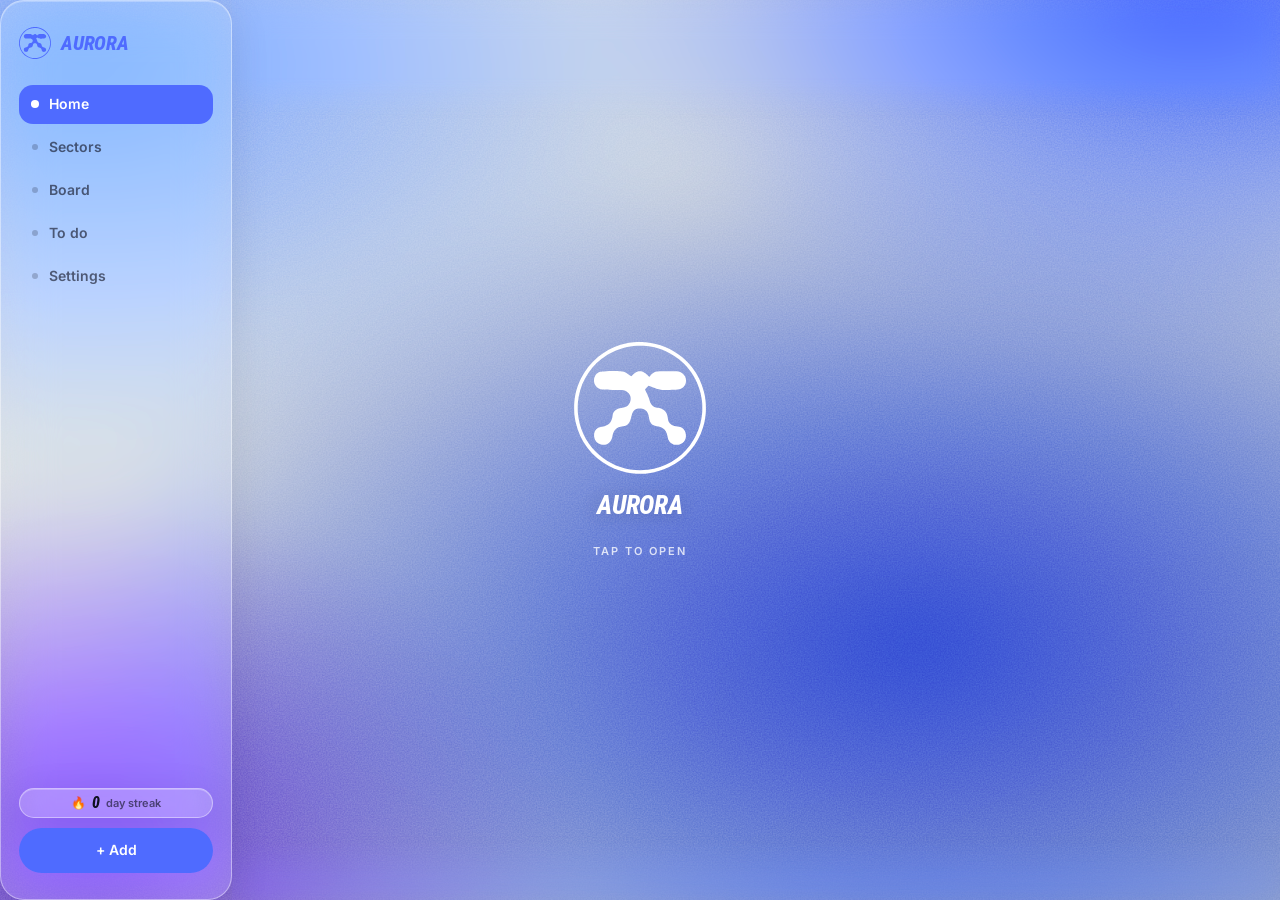
<file: index_7.html>
<!DOCTYPE html>
<html lang="en">
<head>
<meta charset="utf-8">
<meta name="viewport" content="width=device-width, initial-scale=1, viewport-fit=cover, user-scalable=no">
<title>AURORA</title>
<meta name="description" content="Aurora — Personal OS. Deník je vstup, sektory jsou přehled.">
<meta name="theme-color" content="#3b5bdb">
<meta name="apple-mobile-web-app-capable" content="yes">
<meta name="mobile-web-app-capable" content="yes">
<meta name="apple-mobile-web-app-status-bar-style" content="black-translucent">
<meta name="apple-mobile-web-app-title" content="Aurora">
<link rel="manifest" href="manifest.webmanifest">
<link rel="icon" href="icons/icon.svg" type="image/svg+xml">
<link rel="apple-touch-icon" href="icons/icon-180.png">
<link rel="preconnect" href="https://fonts.googleapis.com">
<link rel="preconnect" href="https://fonts.gstatic.com" crossorigin>
<link rel="stylesheet" href="https://fonts.googleapis.com/css2?family=Roboto+Condensed:ital,wght@0,400;0,600;1,700;1,800&family=Inter:wght@400;500;600;700&display=swap">
<style>
/* ---------- tokens ---------- */
:root{
  --accent:#4f6bff; --accent-ink:#ffffff;
  --ink:#0e1020; --ink-2:rgba(14,16,32,.62); --ink-3:rgba(14,16,32,.42);
  --glass:rgba(255,255,255,.16); --glass-strong:rgba(255,255,255,.34); --glass-line:rgba(255,255,255,.42);
  --glass-shadow:0 10px 40px rgba(10,12,40,.10);
  --card-r:24px; --pill-r:999px; --tab-h:56px;
  --safe-b:env(safe-area-inset-bottom,0px); --safe-t:env(safe-area-inset-top,0px);
  --font-display:"Roboto Condensed",Impact,"Arial Narrow",sans-serif;
  --font-body:"Inter",system-ui,-apple-system,"Segoe UI",sans-serif;
  --display-style:italic; --display-weight:800; --display-track:-0.01em;
  --ease:cubic-bezier(.2,.7,.2,1); --spring:cubic-bezier(.34,1.3,.5,1);
  --g1:#8fb3ff; --g2:#3b5bdb; --g3:#c7cfd2; --g4:#7b4fd6; --g5:#e9ecef; --g6:#5a7cff;
  --bg-sat:1; --bg-bri:1; --noise:.28; --bg-blur:0px;
  --nav-w:0px;
  color-scheme:light;
}
html[data-family="b"]{ --g1:#9fd3b0; --g2:#3c8f5c; --g3:#e5e2d6; --g4:#e0453a; --g5:#f2e9dc; --g6:#8fb59a; }
html[data-theme="dark"]{
  --ink:#f3f4f8; --ink-2:rgba(243,244,248,.66); --ink-3:rgba(243,244,248,.42);
  --glass:rgba(22,22,28,.36); --glass-strong:rgba(28,28,34,.55); --glass-line:rgba(255,255,255,.16);
  --glass-shadow:0 10px 40px rgba(0,0,0,.35);
  --bg-sat:.12; --bg-bri:.42; color-scheme:dark;
}
html[data-typo="sans"]{ --font-display:"Inter",system-ui,sans-serif; --display-style:normal; --display-weight:800; --display-track:-0.03em; }
html[data-typo="light"]{ --font-display:"Inter",system-ui,sans-serif; --display-style:normal; --display-weight:500; --display-track:.08em; }

/* ---------- base ---------- */
*{box-sizing:border-box;margin:0;padding:0;-webkit-tap-highlight-color:transparent}
html{height:100%;background:linear-gradient(160deg,var(--g5) 0%,var(--g2) 55%,var(--g4) 100%)}
html[data-theme="dark"]{background:#14161f}
body{min-height:100%;font-family:var(--font-body);color:var(--ink);background:transparent;-webkit-font-smoothing:antialiased;overscroll-behavior-y:none;font-size:15px;line-height:1.35}
button,input,textarea,select{font:inherit;color:inherit}
button{background:none;border:0;cursor:pointer}
img,video{display:block;max-width:100%}
[hidden]{display:none!important}
::selection{background:var(--accent);color:var(--accent-ink)}
/* no visible scrollbars anywhere */
*{scrollbar-width:none;-ms-overflow-style:none}
*::-webkit-scrollbar{width:0;height:0;display:none}

/* ---------- aurora background ---------- */
.bg{position:fixed;inset:0;z-index:0;overflow:hidden;pointer-events:none;filter:saturate(var(--bg-sat)) brightness(var(--bg-bri));transition:filter .5s var(--ease)}
.bg .mesh{position:absolute;inset:-22%;
  background:
    radial-gradient(60% 50% at 20% 20%, var(--g1) 0%, transparent 60%),
    radial-gradient(55% 45% at 80% 15%, var(--g6) 0%, transparent 60%),
    radial-gradient(70% 60% at 65% 65%, var(--g2) 0%, transparent 65%),
    radial-gradient(45% 45% at 20% 80%, var(--g4) 0%, transparent 60%),
    radial-gradient(50% 40% at 85% 85%, var(--g3) 0%, transparent 60%),
    linear-gradient(160deg, var(--g5) 0%, var(--g3) 100%);
  filter:blur(30px);transform:translateZ(0);animation:drift 48s ease-in-out infinite alternate}
@keyframes drift{0%{transform:translate3d(0,0,0) scale(1)}50%{transform:translate3d(-3%,2%,0) scale(1.06)}100%{transform:translate3d(2%,-2%,0) scale(1.03)}}
.bg .photo{position:absolute;inset:-4%;background-size:cover;background-position:center;filter:blur(var(--bg-blur));opacity:0;transition:opacity .6s var(--ease)}
.bg .photo.on{opacity:1}
.bg .scrim{position:absolute;inset:0;background:rgba(255,255,255,.44);opacity:0;transition:opacity .6s var(--ease)}
html[data-theme="dark"] .bg .scrim{background:rgba(10,11,16,.52)}
.bg .scrim.on{opacity:1}
.bg .grain{position:absolute;inset:0;opacity:var(--noise);mix-blend-mode:overlay;
  background-image:url("data:image/svg+xml;utf8,<svg xmlns='http://www.w3.org/2000/svg' width='300' height='300'><filter id='n'><feTurbulence type='fractalNoise' baseFrequency='.72' numOctaves='4' seed='7' stitchTiles='stitch'/><feColorMatrix values='0 0 0 0 0 0 0 0 0 0 0 0 0 0 0 0 0 0 1 0'/></filter><rect width='100%' height='100%' filter='url(%23n)'/></svg>");
  background-size:300px 300px}
html[data-theme="dark"] .bg .grain{mix-blend-mode:soft-light}

/* ---------- app frame ---------- */
.app{position:relative;z-index:1;min-height:100dvh;padding:calc(var(--safe-t) + 74px) 16px calc(var(--tab-h) + var(--safe-b) + 46px);max-width:520px;margin:0 auto}

/* ---------- fixed top bar + light-break veils ---------- */
.veil{position:fixed;left:0;right:0;z-index:15;pointer-events:none;
  -webkit-backdrop-filter:blur(16px) saturate(1.2);backdrop-filter:blur(16px) saturate(1.2)}
.veil.top{top:0;height:calc(var(--safe-t) + 94px);
  -webkit-mask-image:linear-gradient(to bottom,#000 calc(var(--safe-t) + 56px),rgba(0,0,0,.55) calc(var(--safe-t) + 74px),transparent 100%);
  mask-image:linear-gradient(to bottom,#000 calc(var(--safe-t) + 56px),rgba(0,0,0,.55) calc(var(--safe-t) + 74px),transparent 100%)}
.veil.bot{bottom:0;height:calc(var(--safe-b) + var(--tab-h) + 54px);
  -webkit-mask-image:linear-gradient(to top,#000 calc(var(--safe-b) + var(--tab-h) + 14px),rgba(0,0,0,.55) calc(var(--safe-b) + var(--tab-h) + 32px),transparent 100%);
  mask-image:linear-gradient(to top,#000 calc(var(--safe-b) + var(--tab-h) + 14px),rgba(0,0,0,.55) calc(var(--safe-b) + var(--tab-h) + 32px),transparent 100%)}

.topbar{position:fixed;top:0;left:0;right:0;z-index:22;padding:calc(var(--safe-t) + 8px) 16px 10px;
  border-bottom:1px solid var(--glass-line);
  background:linear-gradient(to bottom,color-mix(in srgb,var(--glass-strong) 70%,transparent),color-mix(in srgb,var(--glass) 60%,transparent));
  transition:transform .35s var(--ease),opacity .25s}
.topbar.hidden{transform:translateY(-110%);opacity:0;pointer-events:none}
.tb{display:flex;align-items:center;gap:9px;max-width:520px;margin:0 auto;min-height:40px}
.tb-mk{width:24px;height:24px;flex:none;color:var(--accent);display:block}
.tb-mk svg{width:100%;height:100%;display:block}
.tb-brand{font-size:18px;flex:none}
.tb-sep{width:1px;height:15px;background:var(--glass-line);flex:none}
.tb-page{font-size:15px;color:var(--ink);white-space:nowrap;overflow:hidden;text-overflow:ellipsis}
.tb-grow{flex:1;min-width:0}
.tb .date{font-family:var(--font-display);font-style:var(--display-style);font-weight:700;font-size:11px;letter-spacing:.06em;text-transform:uppercase;color:var(--accent);flex:none}
.tb .streak-chip{padding:4px 9px;background:var(--glass-strong);border:1px solid var(--glass-line);flex:none}
.tb .streak-chip .n{font-size:14px}
.tb-back{width:28px;height:28px;border-radius:50%;flex:none;display:inline-flex;align-items:center;justify-content:center;background:var(--glass-strong);border:1px solid var(--glass-line);color:var(--ink-2);transition:transform .15s var(--spring)}
.tb-back:active{transform:scale(.9)}
.tb-back svg{width:13px;height:13px}
@media (max-width:420px){ .tb-brand,.tb-sep{display:none} .tb{gap:8px} }
.screen{display:none}
.screen.active{display:block;animation:screenIn .28s var(--ease)}
@keyframes screenIn{from{opacity:0;transform:translateY(8px)}to{opacity:1;transform:none}}
@keyframes fadeUp{from{opacity:0;transform:translateY(10px)}to{opacity:1;transform:none}}
@keyframes pop{0%{transform:scale(.7)}60%{transform:scale(1.12)}100%{transform:scale(1)}}
.stagger>*{animation:fadeUp .38s var(--ease) both;animation-delay:calc(var(--i,0) * 45ms)}
@media (prefers-reduced-motion:reduce){*,*::before,*::after{animation-duration:.01ms!important;animation-iteration-count:1!important;transition-duration:.01ms!important}}

/* ---------- typography ---------- */
.display{font-family:var(--font-display);font-style:var(--display-style);font-weight:var(--display-weight);letter-spacing:var(--display-track);text-transform:uppercase;line-height:1}
.brand{font-size:22px;color:var(--accent)}
.h1{font-size:26px;margin:2px 0 12px}
.label{font-size:10.5px;letter-spacing:.14em;text-transform:uppercase;color:var(--ink-2);font-weight:600}
.tiny{font-size:11px;color:var(--ink-3)}
.hdr{display:flex;align-items:center;justify-content:space-between;margin-bottom:12px;gap:10px}
.hdr .date{font-family:var(--font-display);font-style:var(--display-style);font-weight:700;font-size:12px;letter-spacing:.06em;text-transform:uppercase;color:var(--accent)}
.hdr .right{display:flex;align-items:center;gap:8px}
.deskonly{display:none}
@media (min-width:1000px){.deskonly{display:block}.hdr{justify-content:flex-end}}
.streak-chip{display:inline-flex;align-items:center;gap:6px;padding:6px 11px;border-radius:var(--pill-r);font-size:12px;font-weight:600}
.streak-chip .n{font-family:var(--font-display);font-style:var(--display-style);font-weight:800;font-size:16px;line-height:1;font-variant-numeric:tabular-nums}

/* ---------- glass ---------- */
.glass{background:var(--glass);-webkit-backdrop-filter:blur(22px) saturate(1.5);backdrop-filter:blur(22px) saturate(1.5);border:1px solid var(--glass-line);border-radius:var(--card-r);box-shadow:var(--glass-shadow), inset 0 1px 0 rgba(255,255,255,.25)}
.block{padding:14px 16px}
.block + .block{margin-top:10px}
.block-head{display:flex;align-items:center;justify-content:space-between;margin-bottom:8px;min-height:22px;gap:10px}
.pill{display:inline-flex;align-items:center;gap:6px;padding:7px 13px;border-radius:var(--pill-r);background:var(--glass-strong);border:1px solid var(--glass-line);font-size:12.5px;font-weight:600;transition:transform .15s var(--spring),background .18s,color .18s;-webkit-backdrop-filter:blur(14px);backdrop-filter:blur(14px);white-space:nowrap}
.pill:active{transform:scale(.94)}
.pill.on{background:var(--accent);color:var(--accent-ink);border-color:transparent}
.pill.sm{padding:5px 10px;font-size:11.5px}
.btn{display:inline-flex;align-items:center;justify-content:center;gap:8px;padding:12px 18px;border-radius:var(--pill-r);font-weight:600;font-size:14px;background:var(--glass-strong);border:1px solid var(--glass-line);transition:transform .15s var(--spring),opacity .15s;-webkit-backdrop-filter:blur(14px);backdrop-filter:blur(14px)}
.btn:active{transform:scale(.96)}
.btn.primary{background:var(--accent);color:var(--accent-ink);border-color:transparent}
.btn.ghost{background:transparent;border-color:transparent;color:var(--ink-2)}
.btn.danger{color:#e0453a}
.btn.block{width:100%}
.iconbtn{width:40px;height:40px;border-radius:50%;display:inline-flex;align-items:center;justify-content:center;background:var(--glass-strong);border:1px solid var(--glass-line);font-size:20px;line-height:1;-webkit-backdrop-filter:blur(14px);backdrop-filter:blur(14px);transition:transform .18s var(--spring);flex:none}
.iconbtn:active{transform:scale(.88)}
.iconbtn.primary{background:var(--accent);color:var(--accent-ink);border-color:transparent}
.iconbtn.sm{width:32px;height:32px;font-size:16px}
.row{display:flex;align-items:center;gap:10px}
.row.between{justify-content:space-between}
.wrap{flex-wrap:wrap}
.grow{flex:1;min-width:0}
.stack>*+*{margin-top:8px}
input.field,textarea.field{width:100%;padding:12px 14px;border-radius:16px;border:1px solid var(--glass-line);background:var(--glass);outline:none;-webkit-appearance:none;appearance:none;-webkit-backdrop-filter:blur(14px);backdrop-filter:blur(14px);transition:border-color .18s}
input.field:focus,textarea.field:focus{border-color:var(--accent)}
textarea.field{min-height:120px;resize:vertical;line-height:1.45}
input.field::placeholder,textarea.field::placeholder{color:var(--ink-3)}
input[type=range]{-webkit-appearance:none;appearance:none;width:100%;height:28px;background:transparent}
input[type=range]::-webkit-slider-runnable-track{height:5px;border-radius:5px;background:var(--glass-strong);border:1px solid var(--glass-line)}
input[type=range]::-webkit-slider-thumb{-webkit-appearance:none;width:22px;height:22px;border-radius:50%;background:var(--accent);margin-top:-9px;box-shadow:0 2px 8px rgba(0,0,0,.2);border:2px solid #fff}
input[type=range]::-moz-range-track{height:5px;border-radius:5px;background:var(--glass-strong)}
input[type=range]::-moz-range-thumb{width:22px;height:22px;border-radius:50%;background:var(--accent);border:2px solid #fff}

/* check + rows */
.check{width:26px;height:26px;border-radius:50%;border:1.5px solid var(--glass-line);background:var(--glass-strong);display:inline-flex;align-items:center;justify-content:center;flex:none;transition:background .18s,border-color .18s,transform .2s var(--spring)}
.check:active{transform:scale(.85)}
.check svg{width:14px;height:14px;color:var(--accent-ink);--tick:24}
.check.on{background:var(--accent);border-color:transparent;animation:pop .32s var(--spring)}
.check.on svg{--tick:0}
.check.lg{width:32px;height:32px}
.check.lg svg{width:17px;height:17px}
.item{display:flex;align-items:center;gap:12px;padding:11px 13px;border-radius:18px;background:var(--glass);border:1px solid var(--glass-line);transition:opacity .28s,transform .28s var(--ease)}
.item + .item{margin-top:8px}
.item .name{flex:1;min-width:0;overflow:hidden;text-overflow:ellipsis;white-space:nowrap;font-weight:500}
.item.done .name{color:var(--ink-3);text-decoration:line-through}
.item.leaving{opacity:0;transform:translateX(14px) scale(.98)}
.streak{font-size:11.5px;font-weight:600;color:var(--ink-2);display:inline-flex;align-items:center;gap:3px;font-variant-numeric:tabular-nums}
.streak.hot{color:var(--accent)}
.sector-tag{font-size:10px;letter-spacing:.08em;text-transform:uppercase;color:var(--ink-3);font-weight:600}

/* ---------- bottom tab bar (phone) ---------- */
.tabbar{position:fixed;left:50%;transform:translateX(-50%);bottom:calc(var(--safe-b) + 12px);z-index:22;display:flex;gap:2px;padding:5px;border-radius:var(--pill-r);max-width:calc(100vw - 24px);transition:transform .35s var(--ease),opacity .25s}
.tabbar.hidden{transform:translate(-50%,140%);opacity:0;pointer-events:none}
.tabbar button{position:relative;padding:9px 12px;white-space:nowrap;border-radius:var(--pill-r);font-size:12.5px;font-weight:600;color:var(--ink);background:transparent;border:0;transition:color .2s,transform .15s var(--spring);z-index:1}
.tabbar button:active{transform:scale(.94)}
.tabbar button.on{color:var(--accent-ink)}
.tabbar .ind{position:absolute;top:5px;bottom:5px;left:0;width:0;border-radius:var(--pill-r);background:var(--accent);transition:left .32s var(--spring),width .32s var(--spring);z-index:0}

/* ---------- desktop: side nav ---------- */
.sidenav{display:none}
@media (min-width:1000px){
  :root{--nav-w:232px}
  .tabbar{display:none}
  .sidenav{display:flex;position:fixed;left:0;top:0;bottom:0;width:var(--nav-w);z-index:20;flex-direction:column;gap:4px;padding:26px 18px;
    background:var(--glass);-webkit-backdrop-filter:blur(26px) saturate(1.5);backdrop-filter:blur(26px) saturate(1.5);
    border-right:1px solid var(--glass-line)}
  .sidenav .brandrow{display:flex;align-items:center;gap:10px;margin-bottom:22px}
  .sidenav .mk{width:32px;height:32px;color:var(--accent);flex:none;display:block}
  .sidenav .mk svg{width:100%;height:100%;display:block}
  .sidenav .brand{font-size:20px}
  .sidenav button.nav{display:flex;align-items:center;gap:11px;padding:10px 13px;border-radius:14px;text-align:left;font-size:14px;font-weight:600;color:var(--ink-2);transition:background .2s,color .2s,transform .15s var(--spring)}
  .sidenav button.nav .dot{width:6px;height:6px;border-radius:50%;background:currentColor;opacity:.35;flex:none;transition:opacity .2s,transform .2s var(--spring)}
  .sidenav button.nav:hover{color:var(--ink);background:var(--glass-strong)}
  .sidenav button.nav.on{background:var(--accent);color:var(--accent-ink)}
  .sidenav button.nav.on .dot{opacity:1;transform:scale(1.35)}
  .sidenav .foot{margin-top:auto;display:flex;flex-direction:column;gap:10px}
  .sidenav .foot .streak-chip{justify-content:center}
  .app{max-width:none;margin:0;padding:96px 34px 56px calc(var(--nav-w) + 34px)}
  .app > .screen{max-width:1180px;margin:0 auto}
  .topbar{left:var(--nav-w);padding:20px 34px 14px}
  .tb{max-width:1180px;min-height:44px}
  .tb-mk,.tb-brand,.tb-sep{display:none}
  .tb-page{font-size:30px}
  .veil.top{left:var(--nav-w);height:118px;
    -webkit-mask-image:linear-gradient(to bottom,#000 78px,rgba(0,0,0,.55) 96px,transparent 100%);
    mask-image:linear-gradient(to bottom,#000 78px,rgba(0,0,0,.55) 96px,transparent 100%)}
  .veil.bot{left:var(--nav-w);height:64px;
    -webkit-mask-image:linear-gradient(to top,#000 10px,transparent 100%);
    mask-image:linear-gradient(to top,#000 10px,transparent 100%)}
}
@media (min-width:1500px){ .app{padding-right:56px} }

/* ---------- home ---------- */
.home-grid{display:block}
@media (min-width:1000px){
  .home-grid{display:grid;grid-template-columns:minmax(0,1.05fr) minmax(0,.95fr);gap:14px;align-items:start}
  .home-grid .col{min-width:0}
  .home-grid .col>*+*{margin-top:14px}
  .block + .block{margin-top:0}
}
.wheel-wrap{display:flex;flex-direction:column;align-items:center;padding:6px 10px 10px}
.wheel{width:min(100%,300px);aspect-ratio:260/220;display:block;overflow:visible}
@media (min-width:1000px){.wheel{width:min(100%,380px)}}
.wheel .seg{cursor:pointer}
.wheel .wedge{fill:rgba(255,255,255,.55);stroke:rgba(255,255,255,.9);stroke-width:1.2;transform-origin:130px 108px;animation:wedgeIn .6s var(--spring) both;animation-delay:calc(var(--i,0) * 55ms + 60ms);transition:transform .2s var(--ease)}
@keyframes wedgeIn{from{transform:scale(.2);opacity:0}to{transform:scale(1);opacity:1}}
html[data-theme="dark"] .wheel .wedge{fill:rgba(255,255,255,.28)}
.wheel .wedge.acc{fill:var(--accent);fill-opacity:.55}
.wheel .empty{fill:rgba(255,255,255,.12);stroke:rgba(255,255,255,.45);stroke-width:.9}
html[data-theme="dark"] .wheel .empty{fill:rgba(255,255,255,.05);stroke:rgba(255,255,255,.18)}
.wheel .seg:active .wedge,.wheel .seg:active .empty{transform:scale(.96)}
.wheel .grid{fill:none;stroke:rgba(255,255,255,.28);stroke-width:.7}
html[data-theme="dark"] .wheel .grid{stroke:rgba(255,255,255,.12)}
.wheel .lbl{font-family:var(--font-display);font-style:var(--display-style);font-weight:700;font-size:8.5px;letter-spacing:.06em;text-transform:uppercase;fill:var(--ink);opacity:.85;pointer-events:none}
.wheel .center{font-family:var(--font-display);font-style:var(--display-style);font-weight:800;font-size:11px;fill:var(--ink);pointer-events:none}
.wheel .hub{fill:var(--glass-strong);stroke:var(--glass-line);cursor:pointer;transition:transform .2s var(--spring);transform-origin:130px 108px}
.wheel .hub:active{transform:scale(.9)}
.legend{display:flex;flex-wrap:wrap;gap:4px 12px;justify-content:center;margin-top:2px}
.legend span{font-size:10px;letter-spacing:.06em;text-transform:uppercase;color:var(--ink-2);font-weight:600}
.legend b{color:var(--ink);font-weight:700}

.qn{display:flex;gap:8px;align-items:center;padding:6px 6px 6px 14px}
.qn input{flex:1;background:transparent;border:0;outline:0;min-width:0;font-size:14px}
.qn input::placeholder{color:var(--ink-3)}
.one{display:flex;align-items:center;gap:12px}
.one .txt{flex:1;min-width:0;overflow:hidden;text-overflow:ellipsis;white-space:nowrap;font-weight:500}
.goal-row{display:flex;align-items:center;gap:10px;padding:7px 0}
.goal-row + .goal-row{border-top:1px solid var(--glass-line)}
.goal-row .name{flex:1;min-width:0;overflow:hidden;text-overflow:ellipsis;white-space:nowrap;font-weight:500}
.goal-row .moved{width:9px;height:9px;border-radius:50%;background:var(--ink-3);flex:none;transition:background .2s,box-shadow .2s}
.goal-row .moved.yes{background:var(--accent);box-shadow:0 0 0 4px color-mix(in srgb,var(--accent) 25%,transparent)}

/* today: horizontal card rail */
.rail{display:flex;gap:8px;overflow-x:auto;scroll-snap-type:x proximity;margin:0 -16px;padding:2px 16px 6px;scroll-behavior:smooth}
.tcard{flex:none;width:132px;min-height:104px;border-radius:20px;background:var(--glass);border:1px solid var(--glass-line);padding:12px;display:flex;flex-direction:column;gap:8px;scroll-snap-align:start;
  animation:fadeUp .38s var(--ease) both;animation-delay:calc(var(--i,0) * 55ms);transition:opacity .3s,transform .3s var(--ease)}
.tcard.leaving{opacity:0;transform:translateY(-10px) scale(.94)}
.tcard .nm{font-size:13px;font-weight:500;line-height:1.25;display:-webkit-box;-webkit-line-clamp:3;-webkit-box-orient:vertical;overflow:hidden}
.tcard .bot{margin-top:auto;display:flex;align-items:center;justify-content:space-between;gap:6px}
.tcard .sector-tag{font-size:9px}
.tcard.alldone{width:auto;min-width:150px;align-items:center;justify-content:center;text-align:center}
.tcard.alldone .display{font-size:18px}
.rail .more{flex:none;width:78px;min-height:104px;border-radius:20px;background:var(--glass);border:1px dashed var(--glass-line);display:flex;align-items:center;justify-content:center;font-size:12px;font-weight:600;color:var(--ink-2)}
@media (min-width:1000px){.rail{margin:0;padding:2px 0 6px}}

/* board strip on home (auto-slide) */
.strip{display:flex;gap:8px;overflow-x:auto;scroll-snap-type:x proximity;margin:0 -16px;padding:2px 16px 4px}
@media (min-width:1000px){.strip{margin:0;padding:2px 0 4px}}
.strip .sc{position:relative;flex:none;width:120px;height:120px;border-radius:16px;overflow:hidden;background:var(--glass);border:1px solid var(--glass-line);scroll-snap-align:start;transition:transform .18s var(--spring)}
.strip .sc:active{transform:scale(.96)}
.strip .sc img,.strip .sc video{width:100%;height:100%;object-fit:cover}
.strip .sc .t{padding:10px;font-size:12px;line-height:1.35;overflow:hidden;display:-webkit-box;-webkit-line-clamp:5;-webkit-box-orient:vertical;color:var(--ink)}
.strip .sc.more{display:flex;align-items:center;justify-content:center;font-weight:600;font-size:12px;color:var(--ink-2);width:78px}
.dots-nav{display:flex;gap:5px;justify-content:center;margin-top:8px}
.dots-nav i{width:5px;height:5px;border-radius:50%;background:var(--ink-3);transition:width .3s var(--spring),background .3s}
.dots-nav i.on{width:16px;background:var(--accent)}

.trend{width:100%;height:46px;display:block;overflow:visible}
.trend path{fill:none;stroke:var(--accent);stroke-width:2;stroke-linecap:round;stroke-linejoin:round;stroke-dasharray:600;stroke-dashoffset:600;animation:draw 1.1s var(--ease) .2s forwards}
.trend .area{fill:var(--accent);fill-opacity:.14;stroke:none;animation:none}
.trend circle{fill:var(--accent)}
@keyframes draw{to{stroke-dashoffset:0}}
.sentence{font-family:var(--font-display);font-style:var(--display-style);font-weight:700;font-size:18px;line-height:1.15;text-transform:uppercase;letter-spacing:.01em;background:transparent;border:0;outline:0;width:100%;color:var(--ink);resize:none;overflow:hidden}
.sentence::placeholder{color:var(--ink-3)}
.empty{text-align:center;padding:22px 18px}
.empty p{color:var(--ink-2);font-size:14px;margin-bottom:12px}
.empty .cta{font-family:var(--font-display);font-style:var(--display-style);font-weight:800;font-size:20px;text-transform:uppercase;letter-spacing:.02em;margin-bottom:12px}

/* ---------- sectors ---------- */
.back{display:inline-flex;align-items:center;gap:6px;font-weight:600;font-size:13px;color:var(--ink-2);padding:6px 10px 6px 4px;border-radius:var(--pill-r)}
.sec-head{display:flex;align-items:flex-end;justify-content:space-between;gap:12px;margin:2px 0 14px}
.sec-head .pct{font-family:var(--font-display);font-style:var(--display-style);font-weight:800;font-size:40px;line-height:.9;color:var(--accent)}
.hrow{display:flex;align-items:center;gap:12px;padding:11px 13px;border-radius:18px;background:var(--glass);border:1px solid var(--glass-line)}
.hrow + .hrow{margin-top:8px}
.hrow .mid{flex:1;min-width:0}
.hrow input.nm{background:transparent;border:0;outline:0;font-weight:500;width:100%;min-width:0;padding:0;border-bottom:1px solid transparent;transition:border-color .18s}
.hrow input.nm:focus{border-bottom-color:var(--accent)}
.dots{display:flex;gap:5px;margin-top:6px;align-items:center}
.dots i{width:9px;height:9px;border-radius:50%;background:rgba(255,255,255,.35);border:1px solid rgba(255,255,255,.35)}
html[data-theme="dark"] .dots i{background:rgba(255,255,255,.1)}
.dots i.on{background:var(--accent);border-color:transparent}
.dots i.today{box-shadow:0 0 0 1.5px var(--ink-2)}
.hrow .x{color:var(--ink-3);font-size:18px;padding:4px 6px;transition:color .15s}
.hrow .x:hover{color:#e0453a}
.sec-list{display:grid;gap:8px}
@media (min-width:700px){.sec-list{grid-template-columns:1fr 1fr}}
@media (min-width:1000px){.sec-list{grid-template-columns:repeat(3,1fr);gap:10px}}
.srow2{display:flex;align-items:center;gap:12px;padding:14px 15px;border-radius:20px;background:var(--glass);border:1px solid var(--glass-line);cursor:pointer;transition:transform .18s var(--spring)}
.srow2:active{transform:scale(.98)}
.srow2 .mid{flex:1;min-width:0;display:flex;flex-direction:column;gap:3px}
.srow2 .nm{display:block;font-family:var(--font-display);font-style:var(--display-style);font-weight:700;font-size:17px;text-transform:uppercase;line-height:1}
.srow2 .meta{display:block;font-size:11px;color:var(--ink-3)}
.srow2 .ring{position:relative;width:40px;height:40px;flex:none}
.srow2 .ring svg{width:40px;height:40px;transform:rotate(-90deg)}
.srow2 .ring .tr{fill:none;stroke:var(--glass-line);stroke-width:4}
.srow2 .ring .vl{fill:none;stroke:var(--accent);stroke-width:4;stroke-linecap:round;transition:stroke-dashoffset .5s var(--ease)}
.srow2 .ring .p{position:absolute;inset:0;display:flex;align-items:center;justify-content:center;font-size:10.5px;font-weight:700;font-variant-numeric:tabular-nums}
.srow2.off{opacity:.42}

/* ---------- board ---------- */
.cols{display:flex;gap:10px;align-items:flex-start}
.cols .colm{flex:1;min-width:0;display:flex;flex-direction:column;gap:10px}
.bcard{animation:fadeUp .4s var(--ease) both;animation-delay:calc(var(--i,0) * 35ms)}
.bcard .body{border-radius:20px;overflow:hidden;background:var(--glass);border:1px solid var(--glass-line);-webkit-backdrop-filter:blur(18px);backdrop-filter:blur(18px);box-shadow:var(--glass-shadow);transition:transform .2s var(--spring);position:relative}
.bcard:active .body{transform:scale(.975)}
.bcard img,.bcard video{width:100%;height:auto;display:block}
.bcard .note{padding:14px;font-size:13.5px;line-height:1.45;white-space:pre-wrap;word-wrap:break-word}
.bcard .date{font-size:10px;color:var(--ink-3);margin:6px 0 0 8px;letter-spacing:.04em}
.bcard .media,.strip .sc .media{position:relative;display:block;line-height:0}
.playbadge{position:absolute;left:10px;bottom:10px;display:flex;align-items:center;gap:5px;padding:4px 9px 4px 7px;border-radius:var(--pill-r);background:rgba(10,12,30,.5);color:#fff;font-size:10.5px;font-weight:600;-webkit-backdrop-filter:blur(8px);backdrop-filter:blur(8px)}
.playbadge svg{width:9px;height:9px}

/* ---------- sheet ---------- */
dialog.sheet{position:fixed;inset:auto 0 0 0;margin:0 auto;width:100%;max-width:560px;border:0;padding:0;background:transparent;max-height:92dvh;overflow:visible;transform:translateY(40px);opacity:0;transition:transform .34s var(--spring),opacity .22s,display .34s allow-discrete,overlay .34s allow-discrete}
dialog.sheet[open]{transform:none;opacity:1}
@starting-style{dialog.sheet[open]{transform:translateY(40px);opacity:0}}
dialog.sheet::backdrop{background:rgba(10,12,30,.3);-webkit-backdrop-filter:blur(4px);backdrop-filter:blur(4px);transition:background .25s,display .3s allow-discrete,overlay .3s allow-discrete}
dialog.sheet .panel{border-radius:28px 28px 0 0;padding:10px 18px calc(18px + var(--safe-b));background:var(--glass-strong);border:1px solid var(--glass-line);border-bottom:0;-webkit-backdrop-filter:blur(30px) saturate(1.6);backdrop-filter:blur(30px) saturate(1.6);max-height:92dvh;overflow:auto;color:var(--ink)}
@media (min-width:1000px){
  dialog.sheet{inset:0;margin:auto;max-width:520px;height:max-content;max-height:86dvh;transform:translateY(16px) scale(.98)}
  dialog.sheet[open]{transform:none}
  @starting-style{dialog.sheet[open]{transform:translateY(16px) scale(.98)}}
  dialog.sheet .panel{border-radius:26px;border-bottom:1px solid var(--glass-line);padding-bottom:18px}
  dialog.sheet .grab{display:none}
}
dialog.sheet .grab{width:44px;height:5px;border-radius:5px;background:var(--ink-3);margin:2px auto 14px;opacity:.5}
dialog.sheet h3{font-size:16px;font-weight:700;margin-bottom:12px}
.seg{display:flex;gap:4px;padding:4px;border-radius:var(--pill-r);background:var(--glass);border:1px solid var(--glass-line);margin-bottom:12px}
.seg button{flex:1;padding:8px;border-radius:var(--pill-r);font-size:13px;font-weight:600;white-space:nowrap;transition:background .2s,color .2s}
.seg button.on{background:var(--accent);color:var(--accent-ink)}
.seg.sm button{padding:6px 10px;font-size:12px}
.drop{border:1.5px dashed var(--glass-line);border-radius:18px;padding:22px;text-align:center;color:var(--ink-2);font-size:13.5px;position:relative;overflow:hidden}
.drop input{position:absolute;inset:0;opacity:0;width:100%;height:100%;cursor:pointer}
.drop img,.drop video{max-height:220px;margin:0 auto;border-radius:12px}
.toast{position:fixed;left:50%;transform:translate(-50%,8px);bottom:calc(var(--tab-h) + var(--safe-b) + 34px);z-index:40;padding:10px 16px;border-radius:var(--pill-r);font-size:13px;font-weight:600;opacity:0;transition:opacity .22s,transform .3s var(--spring);pointer-events:none;max-width:calc(100vw - 40px);text-align:center}
.toast.show{opacity:1;transform:translate(-50%,0)}
@media (min-width:1000px){.toast{bottom:28px;left:calc(50% + var(--nav-w)/2)}}

/* ---------- to do ---------- */
.hm{margin-top:10px}
.hm .dow{display:grid;grid-template-columns:repeat(7,1fr);gap:4px;margin-bottom:4px}
.hm .dow span{font-size:9px;letter-spacing:.1em;text-align:center;color:var(--ink-3);font-weight:600}
.hm .grid7{display:grid;grid-template-columns:repeat(7,1fr);gap:4px}
.hm .cell{aspect-ratio:1;border-radius:5px;background:rgba(255,255,255,.28);border:1px solid rgba(255,255,255,.25);animation:fadeUp .3s var(--ease) both;animation-delay:calc(var(--i,0) * 8ms)}
html[data-theme="dark"] .hm .cell{background:rgba(255,255,255,.08);border-color:rgba(255,255,255,.08)}
.hm .cell.l1{background:color-mix(in srgb,var(--accent) 30%,transparent)}
.hm .cell.l2{background:color-mix(in srgb,var(--accent) 50%,transparent)}
.hm .cell.l3{background:color-mix(in srgb,var(--accent) 75%,transparent)}
.hm .cell.l4{background:var(--accent)}
.hm .cell.today{box-shadow:0 0 0 1.5px var(--ink)}
.hm .cell.pad{visibility:hidden}
.hm .gridw{display:grid;grid-auto-flow:column;grid-template-rows:repeat(7,1fr);gap:3px;overflow-x:auto;padding-bottom:4px}
.hm .gridw .cell{width:11px;height:11px;border-radius:3px;animation:none}
.hm .scale{display:flex;align-items:center;gap:4px;justify-content:flex-end;margin-top:8px}
.hm .scale span{font-size:9px;color:var(--ink-3);letter-spacing:.06em;text-transform:uppercase}
.hm .scale i{width:10px;height:10px;border-radius:3px;display:inline-block;animation:none}
.tiles{display:grid;grid-template-columns:repeat(3,1fr);gap:8px;margin-top:12px}
.tile{padding:12px 8px;border-radius:16px;background:var(--glass);border:1px solid var(--glass-line);text-align:center}
.tile .n{font-family:var(--font-display);font-style:var(--display-style);font-weight:800;font-size:22px;line-height:1;font-variant-numeric:tabular-nums}
.tile .t{font-size:9px;letter-spacing:.1em;text-transform:uppercase;color:var(--ink-2);font-weight:600;margin-top:5px}
.addrow{display:flex;gap:8px;margin-top:10px}
.addrow input{flex:1}
.two{display:block}
@media (min-width:1000px){.two{display:grid;grid-template-columns:1fr 1fr;gap:14px;align-items:start}.two>*+*{margin-top:0}}

/* ---------- settings ---------- */
.acc{padding:0;overflow:hidden}
.acc + .acc{margin-top:10px}
.acc-h{display:flex;align-items:center;justify-content:space-between;width:100%;padding:15px 16px;text-align:left;gap:12px}
.acc-h .label{color:var(--ink)}
.acc-h .sub{font-size:11.5px;color:var(--ink-3);margin-top:2px;font-weight:400;letter-spacing:0;text-transform:none}
.acc-h .chev{width:22px;height:22px;border-radius:50%;background:var(--glass-strong);display:inline-flex;align-items:center;justify-content:center;transition:transform .3s var(--spring);flex:none}
.acc-h .chev svg{width:12px;height:12px}
.acc.open .acc-h .chev{transform:rotate(180deg)}
.acc-b{display:grid;grid-template-rows:0fr;transition:grid-template-rows .32s var(--ease)}
.acc.open .acc-b{grid-template-rows:1fr}
.acc-b>div{overflow:hidden;min-height:0}
.acc-in{padding:0 16px 16px}
.srow{display:flex;align-items:center;justify-content:space-between;gap:12px;padding:10px 0}
.srow + .srow{border-top:1px solid var(--glass-line)}
.srow .l{font-weight:500}
.srow .d{font-size:12px;color:var(--ink-2);margin-top:2px}
.srow.col{flex-direction:column;align-items:stretch;gap:6px}
.switch{width:46px;height:28px;border-radius:14px;background:var(--glass-strong);border:1px solid var(--glass-line);position:relative;flex:none;transition:background .2s}
.switch::after{content:"";position:absolute;top:3px;left:3px;width:20px;height:20px;border-radius:50%;background:#fff;box-shadow:0 1px 4px rgba(0,0,0,.2);transition:transform .25s var(--spring)}
.switch.on{background:var(--accent)}
.switch.on::after{transform:translateX(18px)}
.hitem{display:flex;align-items:center;gap:10px;padding:10px 12px;border-radius:16px;background:var(--glass);border:1px solid var(--glass-line)}
.hitem + .hitem{margin-top:8px}
.hitem input{flex:1;background:transparent;border:0;outline:0;font-weight:500;min-width:0}
.hitem .x{color:var(--ink-3);font-size:18px;padding:4px 6px}
.hitem .x:hover{color:#e0453a}
.chips{display:flex;flex-wrap:wrap;gap:8px}
.swatches{display:flex;gap:10px;flex-wrap:wrap}
.swatch{width:34px;height:34px;border-radius:50%;border:2px solid transparent;box-shadow:inset 0 0 0 2px rgba(255,255,255,.7);transition:transform .2s var(--spring),border-color .15s}
.swatch.on{border-color:var(--ink);transform:scale(1.1)}
.swatch.custom{background:conic-gradient(#f66,#fc6,#6f9,#6cf,#c6f,#f66);position:relative;overflow:hidden}
.swatch.custom input{position:absolute;inset:0;opacity:0;width:100%;height:100%;cursor:pointer}
.status{font-size:12.5px;color:var(--ink-2)}
.status b{color:var(--ink)}
.kbd{font-family:ui-monospace,SFMono-Regular,Menlo,monospace;font-size:12px;background:var(--glass);border:1px solid var(--glass-line);padding:3px 6px;border-radius:6px;user-select:all;word-break:break-all}
.bgprev{width:100%;height:90px;border-radius:14px;background-size:cover;background-position:center;border:1px solid var(--glass-line);position:relative;overflow:hidden;display:flex;align-items:center;justify-content:center;color:var(--ink-2);font-size:13px}
.bgprev input{position:absolute;inset:0;opacity:0;width:100%;height:100%;cursor:pointer}
.about{display:flex;flex-direction:column;align-items:center;padding:22px 16px}
.about .logo-ring{width:88px;height:88px;color:var(--ink)}
.about .brand{margin-top:12px;color:var(--ink)}
.about .tiny{margin-top:4px}

/* ---------- splash + onboarding ---------- */
.full{position:fixed;inset:0;z-index:30;display:flex;flex-direction:column;align-items:center;justify-content:center;padding:24px}
.splash{transition:opacity .5s var(--ease),transform .5s var(--ease);cursor:pointer}
.splash.out{opacity:0;transform:scale(1.06);pointer-events:none}
.logo-ring{width:132px;height:132px;border-radius:50%;display:flex;align-items:center;justify-content:center;color:#fff}
.logo-ring svg{width:100%;height:100%;display:block}
.splash .tapzone{display:flex;flex-direction:column;align-items:center;background:none;border:0;color:#fff;transition:transform .2s var(--spring)}
.splash .tapzone:active{transform:scale(.96)}
.splash .logo-ring{animation:ringIn .8s var(--spring) both, breathe 3.6s ease-in-out 1.2s infinite}
.splash .logo-ring svg{animation:markIn .6s var(--ease) .3s both}
.splash .brand{color:#fff;font-size:26px;margin-top:18px;text-shadow:0 2px 20px rgba(0,0,0,.18);animation:fadeUp .5s var(--ease) .45s both}
.splash .hint{font-size:11px;letter-spacing:.18em;text-transform:uppercase;font-weight:600;color:rgba(255,255,255,.78);margin-top:26px;animation:fadeUp .6s var(--ease) 1.1s both, pulse 2.6s ease-in-out 1.7s infinite}
@keyframes ringIn{from{transform:scale(.55);opacity:0}to{transform:scale(1);opacity:1}}
@keyframes markIn{from{transform:scale(.82);opacity:0}to{transform:scale(1);opacity:1}}
@keyframes breathe{0%,100%{transform:scale(1);filter:drop-shadow(0 0 0 rgba(255,255,255,0))}50%{transform:scale(1.035);filter:drop-shadow(0 0 26px rgba(255,255,255,.45))}}
@keyframes pulse{0%,100%{opacity:.55}50%{opacity:1}}
.onb{width:100%;max-width:440px;padding:22px;animation:fadeUp .4s var(--ease)}
.onb .step{font-size:11px;letter-spacing:.14em;text-transform:uppercase;color:var(--ink-2);font-weight:600;margin-bottom:8px}
.onb h2{font-size:24px;margin-bottom:6px}
.onb p{color:var(--ink-2);font-size:14px;margin-bottom:16px}
.onb .foot{display:flex;justify-content:space-between;align-items:center;margin-top:22px;gap:10px}
.onb .sec{margin-top:14px}
.onb .sec .label{margin-bottom:8px;display:block}
:focus-visible{outline:2px solid var(--accent);outline-offset:2px}
</style>
</head>
<body>
<div class="bg" aria-hidden="true"><div class="mesh"></div><div class="photo" id="bgPhoto"></div><div class="scrim" id="bgScrim"></div><div class="grain"></div></div>
<div class="veil top" aria-hidden="true"></div>
<div class="veil bot" aria-hidden="true"></div>

<!-- FIXED TOP BAR -->
<header class="topbar hidden" id="topbar">
  <div class="tb">
    <button class="tb-back" id="tbBack" hidden aria-label="Back"><svg viewBox="0 0 24 24" style="transform:rotate(90deg)"><use href="#chev"/></svg></button>
    <span class="tb-mk" aria-hidden="true"><svg viewBox="0 0 1024 1024"><use href="#mark"/></svg></span>
    <span class="brand display tb-brand">Aurora</span>
    <span class="tb-sep" aria-hidden="true"></span>
    <span class="display tb-page" id="pageName">Home</span>
    <span class="tb-grow"></span>
    <span class="date"></span>
    <span class="streak-chip"><span aria-hidden="true">🔥</span><span class="n streakN">0</span></span>
    <button class="iconbtn primary sm" data-add aria-label="Add">+</button>
  </div>
</header>

<svg width="0" height="0" style="position:absolute" aria-hidden="true">
  <defs>
    <g id="mark"><g transform="translate(0,1024) scale(0.1,-0.1)" fill="currentColor" stroke="none" fill-rule="evenodd"><path d="M4885 10234 c-379 -28 -530 -47 -790 -99 -1317 -265 -2494 -1060
-3240 -2190 -489 -741 -767 -1554 -836 -2447 -15 -207 -7 -745 15 -928 26
-208 54 -380 93 -555 318 -1449 1259 -2691 2578 -3402 570 -308 1194 -499
1890 -580 118 -14 231 -17 530 -17 331 0 404 3 563 22 628 77 1156 231 1697
497 1265 621 2233 1766 2634 3113 84 280 124 464 165 755 38 265 49 428 49
722 0 452 -42 797 -149 1235 -167 682 -486 1340 -917 1895 -202 259 -523 592
-767 795 -814 676 -1783 1076 -2840 1170 -120 11 -588 21 -675 14z m520 -284
c1019 -66 1952 -425 2739 -1054 606 -484 1100 -1127 1406 -1831 214 -493 336
-973 391 -1545 16 -164 16 -619 0 -790 -58 -628 -204 -1166 -465 -1705 -149
-307 -288 -535 -490 -805 -780 -1043 -1964 -1731 -3256 -1894 -434 -55 -962
-45 -1385 25 -1018 169 -1912 627 -2636 1349 -825 823 -1310 1871 -1409 3045
-13 154 -13 606 0 755 120 1381 760 2572 1845 3434 132 105 435 308 595 398
354 201 757 365 1150 467 335 87 603 128 1000 155 113 7 370 5 515 -4z"/><path d="M2515 7979 c-275 -13 -400 -27 -484 -55 -282 -94 -464 -337 -478
-639 -6 -141 12 -230 71 -350 78 -158 215 -282 384 -347 156 -61 144 -60 1006
-64 777 -4 791 -4 855 -25 218 -72 386 -207 465 -374 49 -102 61 -163 60 -295
-3 -199 -60 -353 -178 -477 -114 -121 -217 -168 -457 -207 -84 -14 -185 -35
-225 -46 -238 -67 -395 -178 -473 -336 -37 -75 -47 -112 -66 -254 -35 -254
-97 -412 -213 -549 -124 -146 -333 -244 -607 -286 -156 -24 -220 -42 -299 -83
-231 -121 -351 -382 -317 -692 35 -325 204 -523 521 -611 124 -34 325 -34 425
0 170 57 292 167 380 341 41 81 66 163 95 304 46 227 121 392 232 511 143 153
310 226 588 255 364 39 544 236 635 695 31 152 82 313 128 399 69 130 188 225
328 263 89 24 297 23 404 -1 186 -41 333 -150 413 -304 55 -107 79 -191 107
-377 35 -235 88 -370 190 -483 97 -108 219 -164 413 -188 214 -27 350 -69 471
-148 189 -122 305 -317 361 -611 36 -188 51 -243 86 -316 78 -162 201 -273
376 -337 67 -24 85 -26 228 -26 149 -1 158 1 250 32 354 123 525 385 490 754
-21 214 -109 388 -253 495 -115 86 -228 125 -408 143 -346 35 -572 161 -673
373 -39 82 -51 132 -67 272 -53 470 -283 714 -754 800 -49 9 -124 23 -165 31
-180 33 -326 149 -412 324 -26 52 -66 158 -88 235 -55 186 -90 272 -232 573
-65 140 -118 258 -116 263 5 14 259 289 268 289 4 0 85 -32 181 -71 512 -208
602 -234 884 -259 240 -20 1044 -3 1218 26 256 42 461 181 558 379 48 98 69
191 69 315 0 124 -21 217 -69 315 -97 196 -262 323 -517 397 -78 23 -88 23
-574 24 -272 1 -594 2 -715 4 -236 2 -350 -10 -475 -51 -81 -26 -190 -81 -251
-125 -61 -44 -167 -157 -209 -222 l-34 -52 -95 93 c-124 120 -179 164 -285
231 -129 81 -225 111 -356 111 -76 0 -120 -5 -160 -19 -137 -47 -263 -131
-404 -269 l-96 -94 -52 32 c-29 17 -117 75 -195 128 -155 105 -270 167 -354
191 -161 45 -837 68 -1334 45z"/></g>
    </g>
    <symbol id="tick" viewBox="0 0 24 24"><path d="M5 12.5l4.5 4.5L19 7.5" fill="none" stroke="currentColor" stroke-width="3" stroke-linecap="round" stroke-linejoin="round" style="stroke-dasharray:24;stroke-dashoffset:var(--tick,24);transition:stroke-dashoffset .28s var(--ease) .04s"/></symbol>
    <symbol id="chev" viewBox="0 0 24 24"><path d="M6 9l6 6 6-6" fill="none" stroke="currentColor" stroke-width="2.5" stroke-linecap="round" stroke-linejoin="round"/></symbol>
    <symbol id="play" viewBox="0 0 24 24"><path d="M6 3.5v17l15-8.5z" fill="currentColor"/></symbol>
  </defs>
</svg>

<!-- SPLASH -->
<div class="full splash" id="splash">
  <button class="tapzone" id="splashEnter" aria-label="Open Aurora">
    <span class="logo-ring"><svg viewBox="0 0 1024 1024" aria-hidden="true"><use href="#mark"/></svg></span>
    <span class="brand display">Aurora</span>
    <span class="hint" id="splashHint">Tap to open</span>
  </button>
</div>

<!-- ONBOARDING -->
<div class="full" id="onb" hidden><div class="onb glass" id="onbCard"></div></div>

<!-- DESKTOP SIDE NAV -->
<nav class="sidenav glass" id="sidenav" aria-label="Main">
  <div class="brandrow"><span class="mk"><svg viewBox="0 0 1024 1024" aria-hidden="true"><use href="#mark"/></svg></span><span class="brand display">Aurora</span></div>
  <button class="nav on" data-tab="home"><span class="dot"></span>Home</button>
  <button class="nav" data-tab="sectors"><span class="dot"></span>Sectors</button>
  <button class="nav" data-tab="board"><span class="dot"></span>Board</button>
  <button class="nav" data-tab="todo"><span class="dot"></span>To do</button>
  <button class="nav" data-tab="settings"><span class="dot"></span>Settings</button>
  <div class="foot">
    <span class="streak-chip glass">🔥 <span class="n streakN">0</span> <span class="tiny" style="color:var(--ink-2)">day streak</span></span>
    <button class="btn primary" data-add>+ Add</button>
  </div>
</nav>

<div class="app" id="app">

  <!-- HOME -->
  <section class="screen" data-screen="home">
    <div class="home-grid">
      <div class="col">
        <div class="block glass wheel-wrap" id="wheelBlock">
          <svg class="wheel" id="wheel" viewBox="0 0 260 220" role="img" aria-label="Life wheel"></svg>
          <div class="legend" id="legend"></div>
        </div>
        <div class="glass qn" id="noteBlock"><input id="quickNote" placeholder="What's on your mind…" enterkeyhint="done"><button class="iconbtn sm" id="quickSave" aria-label="Save">↑</button></div>
        <div class="block glass" id="sentenceBlock"><textarea class="sentence" id="sentence" rows="2" placeholder="One line for today." maxlength="120"></textarea></div>
        <div class="block glass" id="todayBlock">
          <div class="block-head"><span class="label">Today</span><span class="tiny" id="todayCount"></span></div>
          <div class="rail" id="todayRail"></div>
        </div>
      </div>
      <div class="col">
        <div class="block glass" id="tasksBlock"><div class="block-head"><span class="label">Next task</span><button class="pill sm" data-go="todo">All</button></div><div id="nextTask"></div></div>
        <div class="block glass" id="goalsBlock">
          <div class="block-head"><span class="label">Goals</span><button class="pill sm" data-go="settings" data-acc="goals">Edit</button></div>
          <div id="goalsList"></div>
        </div>
        <div class="block glass" id="boardBlock">
          <div class="block-head"><span class="label">Board</span><button class="pill sm" data-go="board">Open</button></div>
          <div class="strip" id="boardStrip"></div>
          <div class="dots-nav" id="stripDots"></div>
        </div>
        <div class="block glass" id="trendBlock">
          <div class="block-head"><span class="label">14 days</span><span class="tiny" id="trendLbl"></span></div>
          <svg class="trend" id="trend" viewBox="0 0 300 46" preserveAspectRatio="none"></svg>
        </div>
      </div>
    </div>
  </section>

  <!-- SECTORS (overview) -->
  <section class="screen" data-screen="sectors">
    <div class="sec-list" id="secList"></div>
    <p class="tiny" style="margin-top:12px">The wheel counts habits only. A sector with no habits stays empty — that is information, not an error.</p>
  </section>

  <!-- SECTOR (detail) -->
  <section class="screen" data-screen="sector">
    <div id="sectorBody"></div>
  </section>

  <!-- BOARD -->
  <section class="screen" data-screen="board">
    <div id="boardEmpty" class="block glass empty" hidden>
      <p>What's on your mind?<br>Start building your space.</p>
      <div class="cta display">Create first entry</div>
      <button class="iconbtn primary" data-add aria-label="Add">+</button>
    </div>
    <div class="cols" id="boardCols"></div>
  </section>

  <!-- TO DO -->
  <section class="screen" data-screen="todo">
    <div class="two">
      <div>
        <div class="block glass">
          <div class="block-head"><span class="label">Habits · today</span><span class="tiny" id="habitCount"></span></div>
          <div id="habitList"></div>
        </div>
        <div class="block glass">
          <div class="block-head"><span class="label">Tasks</span><span class="tiny" id="taskCount"></span></div>
          <div id="taskList"></div>
          <div class="addrow"><input class="field" id="taskInput" placeholder="New task…" enterkeyhint="done"><button class="iconbtn primary" id="taskAddBtn" aria-label="Add task">+</button></div>
        </div>
      </div>
      <div>
        <div class="block glass">
          <div class="block-head">
            <span class="display" style="font-size:18px" id="hmTitle">—</span>
            <div class="seg sm" style="margin:0" id="hmRange"><button data-r="m" class="on">Month</button><button data-r="q">3M</button><button data-r="y">Year</button></div>
          </div>
          <div class="hm" id="heatmap"></div>
          <div class="tiles">
            <div class="tile"><div class="n" id="tCur">0</div><div class="t">Current<br>streak</div></div>
            <div class="tile"><div class="n" id="tBest">0</div><div class="t">Best<br>streak</div></div>
            <div class="tile"><div class="n" id="tDone">0</div><div class="t">Days<br>completed</div></div>
          </div>
        </div>
      </div>
    </div>
  </section>

  <!-- SETTINGS -->
  <section class="screen" data-screen="settings">
    <div class="two">
    <div>
    <div class="glass acc" data-acc="look">
      <button class="acc-h"><div><div class="label">Look</div><div class="sub" id="lookSub"></div></div><span class="chev"><svg><use href="#chev"/></svg></span></button>
      <div class="acc-b"><div><div class="acc-in">
        <div class="srow"><div class="l">Theme</div><div class="seg sm" style="margin:0" id="themeSeg"><button data-v="light">Light</button><button data-v="dark">Dark</button><button data-v="system">Auto</button></div></div>
        <div class="srow"><div class="l">Gradient</div><div class="seg sm" style="margin:0" id="familySeg"><button data-v="a">Blue · violet</button><button data-v="b">Green · red</button></div></div>
        <div class="srow"><div class="l">Accent</div><div class="swatches" id="accentSw"></div></div>
        <div class="srow"><div class="l">Type</div><div class="seg sm" style="margin:0" id="typoSeg"><button data-v="condensed">Condensed</button><button data-v="sans">Bold</button><button data-v="light">Light</button></div></div>
        <div class="srow col"><div class="row between"><div class="l">Own background</div><button class="pill sm" id="bgClear" hidden>Remove</button></div>
          <div class="bgprev" id="bgPrev"><span id="bgPrevLbl">Tap to choose a photo</span><input type="file" accept="image/*" id="bgFile"></div></div>
        <div class="srow col" id="bgBlurRow"><div class="row between"><div class="l">Background blur</div><span class="tiny" id="bgBlurLbl"></span></div><input type="range" id="bgBlur" min="0" max="40" step="1"></div>
        <div class="srow col"><div class="row between"><div class="l">Noise</div><span class="tiny" id="noiseLbl"></span></div><input type="range" id="noise" min="0" max="100" step="1"></div>
      </div></div></div>
    </div>

    <div class="glass acc" data-acc="home">
      <button class="acc-h"><div><div class="label">Home</div><div class="sub">Which blocks show under the wheel</div></div><span class="chev"><svg><use href="#chev"/></svg></span></button>
      <div class="acc-b"><div><div class="acc-in">
        <div class="srow"><div><div class="l">Quick note</div><div class="d">One line, straight to the Board</div></div><button class="switch" data-blk="note"></button></div>
        <div class="srow"><div><div class="l">One line for today</div><div class="d">A sentence you write yourself</div></div><button class="switch" data-blk="sentence"></button></div>
        <div class="srow"><div><div class="l">Today</div><div class="d">Unchecked habits as a side-scrolling rail</div></div><button class="switch" data-blk="today"></button></div>
        <div class="srow"><div><div class="l">Next task</div><div class="d">Oldest open task</div></div><button class="switch" data-blk="tasks"></button></div>
        <div class="srow"><div><div class="l">Goals</div><div class="d">Name and whether it moved</div></div><button class="switch" data-blk="goals"></button></div>
        <div class="srow"><div><div class="l">Board</div><div class="d">Latest cards, sliding on their own</div></div><button class="switch" data-blk="board"></button></div>
        <div class="srow"><div><div class="l">14 days</div><div class="d">Share of habits checked per day</div></div><button class="switch" data-blk="trend"></button></div>
      </div></div></div>
    </div>

    <div class="glass acc" data-acc="sectors">
      <button class="acc-h"><div><div class="label">Sectors</div><div class="sub" id="sectorsSub"></div></div><span class="chev"><svg><use href="#chev"/></svg></span></button>
      <div class="acc-b"><div><div class="acc-in">
        <div class="chips" id="sectorChips"></div>
        <p class="tiny" style="margin-top:8px">Habits live on the Sectors tab. Unselected sectors are hidden everywhere; their habits stay saved.</p>
      </div></div></div>
    </div>
    </div>
    <div>
    <div class="glass acc" data-acc="goals">
      <button class="acc-h"><div><div class="label">Goals</div><div class="sub" id="goalsSub"></div></div><span class="chev"><svg><use href="#chev"/></svg></span></button>
      <div class="acc-b"><div><div class="acc-in">
        <div class="row between" style="margin-bottom:8px"><span class="tiny">A goal is a group of habits. It moved today when any of them is checked.</span><button class="pill sm" id="goalAdd">+ Add</button></div>
        <div id="goalAdmin"></div>
      </div></div></div>
    </div>

    <div class="glass acc" data-acc="drive">
      <button class="acc-h"><div><div class="label">Google Drive</div><div class="sub" id="driveSub"></div></div><span class="chev"><svg><use href="#chev"/></svg></span></button>
      <div class="acc-b"><div><div class="acc-in">
        <div class="status" style="margin:2px 0 10px" id="driveStatus">Not connected.</div>
        <div class="stack">
          <input class="field" id="clientId" placeholder="OAuth Client ID (…apps.googleusercontent.com)" autocomplete="off" spellcheck="false">
          <div class="row wrap"><button class="btn primary" id="driveConnect">Connect</button><button class="btn" id="driveSync">Sync now</button><button class="btn ghost" id="driveDisconnect">Disconnect</button></div>
          <p class="tiny">Authorized JavaScript origin for the Google console: <span class="kbd" id="originLbl"></span></p>
          <p class="tiny">Files live in <b>Drive / Aurora / aurora.json</b> and <b>Aurora / images</b>.</p>
        </div>
      </div></div></div>
    </div>

    <div class="glass acc" data-acc="data">
      <button class="acc-h"><div><div class="label">Data</div><div class="sub">Export, import, erase</div></div><span class="chev"><svg><use href="#chev"/></svg></span></button>
      <div class="acc-b"><div><div class="acc-in">
        <div class="row wrap"><button class="btn" id="exportBtn">Export JSON</button><label class="btn">Import JSON<input type="file" accept="application/json,.json" id="importFile" hidden></label><button class="btn ghost danger" id="wipeBtn">Erase everything</button></div>
        <p class="tiny" style="margin-top:8px">Export is the whole state plus a <span class="kbd">summary</span> block for the evening report.</p>
      </div></div></div>
    </div>

    <div class="block glass about">
      <div class="logo-ring"><svg viewBox="0 0 1024 1024" aria-hidden="true"><use href="#mark"/></svg></div>
      <div class="brand display">Aurora</div>
      <div class="tiny">Personal OS · v4.3 · <span id="verLbl"></span></div>
    </div>
    </div>
    </div>
  </section>
</div>

<!-- PHONE TAB BAR -->
<nav class="tabbar glass hidden" id="tabbar" aria-label="Main">
  <span class="ind" id="tabInd"></span>
  <button data-tab="home" class="on">Home</button>
  <button data-tab="sectors">Sectors</button>
  <button data-tab="board">Board</button>
  <button data-tab="todo">To do</button>
  <button data-tab="settings">More</button>
</nav>

<!-- ADD SHEET -->
<dialog class="sheet" id="addSheet" aria-labelledby="addTitle">
  <div class="panel">
    <div class="grab"></div>
    <h3 id="addTitle">Add to Board</h3>
    <div class="seg" id="addKind"><button data-k="note" class="on">Note</button><button data-k="image">Photo</button><button data-k="video">Video</button><button data-k="todo">To do</button></div>
    <div id="addNote"><textarea class="field" id="noteText" placeholder="What's on your mind…"></textarea></div>
    <div id="addImage" hidden>
      <div class="drop" id="drop"><span id="dropLbl">Tap to choose a photo</span><input type="file" accept="image/*" id="imgFile"></div>
      <input class="field" id="imgCaption" placeholder="Caption (optional)" style="margin-top:8px">
    </div>
    <div id="addVideo" hidden>
      <div class="drop" id="vdrop"><span id="vdropLbl">Tap to choose a video · max 30 s</span><input type="file" accept="video/*" id="vidFile"></div>
      <input class="field" id="vidCaption" placeholder="Caption (optional)" style="margin-top:8px">
    </div>
    <div id="addTodo" hidden><input class="field" id="todoText" placeholder="Task…" enterkeyhint="done"></div>
    <button class="btn primary block" id="addSave" style="margin-top:14px">Save to Board</button>
  </div>
</dialog>

<!-- ENTRY SHEET -->
<dialog class="sheet" id="entrySheet" aria-label="Entry">
  <div class="panel"><div class="grab"></div><div id="entryBody"></div>
    <div class="row" style="margin-top:14px"><button class="btn grow" id="entryClose">Close</button><button class="btn danger" id="entryDelete">Delete</button></div>
  </div>
</dialog>

<!-- CONFIRM SHEET -->
<dialog class="sheet" id="confirmSheet" aria-label="Confirm">
  <div class="panel"><div class="grab"></div><h3 id="confirmText"></h3>
    <div class="row" style="margin-top:10px"><button class="btn grow" id="confirmNo">Cancel</button><button class="btn primary grow" id="confirmYes">Yes</button></div>
  </div>
</dialog>

<div class="toast glass" id="toast"></div>
<script>
'use strict';
/* =====================================================================
   AURORA v4 — Personal OS
   Deník je vstup, sektory jsou přehled.
   ---------------------------------------------------------------------
   Data model
     habit  { id, name, sector, u, del }          — repeats, has streak, moves its sector
     task   { id, text, done, u, del }            — one-off, no sector, disappears when done
     entry  { id, kind:'note'|'image'|'video', text, img, mime, dur, poster, driveId, u, del } — Board only
     goal   { id, name, habits:[id], u, del }     — group of habits; moved today = any checked
     checks { [habitId]: { [YYYY-MM-DD]: { v:1|0, u } } }
     Life wheel = habits only, last 7 days.
   ===================================================================== */

const VERSION = '4.2.0';
const SECTORS = [
  { id:'00_Identity',      name:'Identity' },
  { id:'01_Work',          name:'Work' },
  { id:'02_Creative',      name:'Creative' },
  { id:'03_Finance',       name:'Finance' },
  { id:'04_Goals',         name:'Goals' },
  { id:'05_Health',        name:'Health' },
  { id:'06_Relationships', name:'Relationships' },
  { id:'07_Knowledge',     name:'Knowledge' },
];
const SUGGESTED = {
  '00_Identity':      ['10 min ráno bez telefonu', 'Večer: jedna věta, co bylo dobře', 'Přečíst si Kdo jsem'],
  '01_Work':          ['Jeden krok pro KEID', 'Zavřít den zápisem'],
  '02_Creative':      ['30 min designu pro sebe', 'Jeden beat nebo skica', 'Uložit 3 reference'],
  '03_Finance':       ['Zapsat výdaje dne', 'Říct si o cenu', 'Nic impulzivně'],
  '04_Goals':         ['Jeden krok k hlavnímu cíli', 'Ráno si přečíst cíle', 'Stanovit další krok'],
  '05_Health':        ['Trénink', '7+ h spánku', '2 l vody', 'Jídlo'],
  '06_Relationships': ['Napsat kamarádovi', 'Ozvat se někomu z práce / klientovi', 'Čas s rodiči'],
  '07_Knowledge':     ['20 min čtení', 'Naučit se jednu věc a zapsat', 'Tutorial / kurz'],
};
const ACCENTS = ['#4f6bff','#7b4fd6','#e0453a','#e08a1e','#2f9e6a','#1f9bd6','#111318','#ffffff'];
const WHEEL_DAYS = 7;
const VIDEO_MAX_S = 30;
const VIDEO_MAX_MB = 60;

/* ---------- tiny helpers ---------- */
const $  = (s, r=document) => r.querySelector(s);
const $$ = (s, r=document) => [...r.querySelectorAll(s)];
const uid = () => (crypto.randomUUID ? crypto.randomUUID() : Date.now().toString(36)+Math.random().toString(36).slice(2,8));
const now = () => Date.now();
const pad = n => String(n).padStart(2,'0');
const dkey = (d=new Date()) => `${d.getFullYear()}-${pad(d.getMonth()+1)}-${pad(d.getDate())}`;
const parseKey = k => { const [y,m,d] = k.split('-').map(Number); return new Date(y, m-1, d); };
const addDays = (d, n) => { const x = new Date(d); x.setDate(x.getDate()+n); return x; };
const MONTHS = ['Jan','Feb','Mar','Apr','May','Jun','Jul','Aug','Sep','Oct','Nov','Dec'];
const MONTHS_LONG = ['January','February','March','April','May','June','July','August','September','October','November','December'];
const fmtShort = d => `${MONTHS[d.getMonth()]} ${d.getDate()}`;
const fmtLong  = d => `${MONTHS_LONG[d.getMonth()]} ${d.getDate()}, ${d.getFullYear()}`;
const esc = s => String(s ?? '').replace(/[&<>"']/g, c => ({'&':'&amp;','<':'&lt;','>':'&gt;','"':'&quot;',"'":'&#39;'}[c]));
const isPhone = () => matchMedia('(pointer:coarse)').matches && innerWidth < 900;
const DEVICE = isPhone() ? 'phone' : 'desktop';
const debounce = (fn, ms) => { let t; return (...a) => { clearTimeout(t); t = setTimeout(() => fn(...a), ms); }; };

/* ---------- IndexedDB ---------- */
const DB = (() => {
  let dbp;
  const open = () => dbp ||= new Promise((res, rej) => {
    const r = indexedDB.open('aurora-v4', 1);
    r.onupgradeneeded = () => { const d = r.result; d.createObjectStore('kv'); d.createObjectStore('images'); };
    r.onsuccess = () => res(r.result);
    r.onerror = () => rej(r.error);
  });
  const tx = async (store, mode, fn) => {
    const d = await open();
    return new Promise((res, rej) => {
      const t = d.transaction(store, mode); const s = t.objectStore(store);
      const q = fn(s); t.oncomplete = () => res(q && q.result); t.onerror = () => rej(t.error);
    });
  };
  return {
    get: (store, k) => tx(store, 'readonly', s => s.get(k)),
    set: (store, k, v) => tx(store, 'readwrite', s => s.put(v, k)),
    del: (store, k) => tx(store, 'readwrite', s => s.delete(k)),
    keys: store => tx(store, 'readonly', s => s.getAllKeys()),
    clear: store => tx(store, 'readwrite', s => s.clear()),
  };
})();

/* ---------- state ---------- */
const defaultState = () => ({
  v: 1,
  settings: {
    u: 0, onboarded: false,
    theme: 'system', family: 'a', accent: ACCENTS[0], typo: 'condensed',
    blocks: { note: true, sentence: false, today: true, tasks: true, goals: true, board: true, trend: false },
    sectors: SECTORS.map(s => s.id),
    sentence: '', noise: 28, bg: null, bgBlur: 0,   // bg: { img, driveId }
  },
  habits: [], tasks: [], entries: [], goals: [], checks: {},
  meta: { updatedAt: 0, device: DEVICE, lastSync: 0, dirty: false },
});
let S = defaultState();

/* persist (debounced write-through) */
const persist = debounce(() => DB.set('kv', 'state', S).catch(console.error), 120);
function touch(obj) { if (obj) obj.u = now(); S.meta.updatedAt = now(); S.meta.device = DEVICE; S.meta.dirty = true; persist(); Sync.schedule(); }

/* ---------- derived ---------- */
const live = arr => arr.filter(x => !x.del);
const activeSectors = () => SECTORS.filter(s => S.settings.sectors.includes(s.id));
const activeHabits = () => live(S.habits).filter(h => S.settings.sectors.includes(h.sector));
const isChecked = (hid, key) => !!(S.checks[hid]?.[key]?.v);
function setCheck(hid, key, v) {
  S.checks[hid] ||= {};
  S.checks[hid][key] = { v: v ? 1 : 0, u: now() };
  touch();
}
function habitStreak(hid) {
  // consecutive checked days ending today, or ending yesterday if today is still open
  let d = new Date(); let n = 0;
  if (!isChecked(hid, dkey(d))) d = addDays(d, -1);
  while (isChecked(hid, dkey(d))) { n++; d = addDays(d, -1); }
  return n;
}
function sectorScore(sid) {
  const hs = activeHabits().filter(h => h.sector === sid);
  if (!hs.length) return null;
  let done = 0; const today = new Date();
  for (let i = 0; i < WHEEL_DAYS; i++) { const k = dkey(addDays(today, -i)); for (const h of hs) if (isChecked(h.id, k)) done++; }
  return done / (hs.length * WHEEL_DAYS);
}
function dayRatio(key) {
  // share of active habits checked that day (0..1), null if no habits
  const hs = activeHabits(); if (!hs.length) return null;
  let n = 0; for (const h of hs) if (isChecked(h.id, key)) n++;
  return n / hs.length;
}
function lastDays(n) { const out = []; for (let i = n - 1; i >= 0; i--) { const k = dkey(addDays(new Date(), -i)); out.push({ k, r: dayRatio(k) }); } return out; }
function overallStreaks() {
  // day counts when every active habit is checked ("completed day");
  // current streak = consecutive days with at least one habit checked.
  const hs = activeHabits(); if (!hs.length) return { cur: 0, best: 0, done: 0 };
  const days = new Set();
  for (const h of hs) for (const k in (S.checks[h.id] || {})) if (S.checks[h.id][k].v) days.add(k);
  const sorted = [...days].sort();
  let best = 0, run = 0, prev = null;
  for (const k of sorted) { run = (prev && dkey(addDays(parseKey(prev), 1)) === k) ? run + 1 : 1; best = Math.max(best, run); prev = k; }
  let d = new Date(), cur = 0; if (!days.has(dkey(d))) d = addDays(d, -1);
  while (days.has(dkey(d))) { cur++; d = addDays(d, -1); }
  let done = 0; for (const k of sorted) if (dayRatio(k) === 1) done++;
  return { cur, best, done };
}
function goalMovedToday(g) { const k = dkey(); return g.habits.some(h => isChecked(h, k)); }
function goalProgress(g) {
  const hs = g.habits.filter(id => activeHabits().some(h => h.id === id));
  if (!hs.length) return 0; const k = dkey();
  return hs.filter(h => isChecked(h, k)).length / hs.length;
}

/* ---------- summary for the evening report (vecer) ---------- */
function buildSummary() {
  const k = dkey(); const hs = activeHabits();
  const wheel = {}; for (const s of activeSectors()) { const sc = sectorScore(s.id); wheel[s.id] = sc == null ? null : Math.round(sc * 100); }
  const st = overallStreaks();
  return {
    date: k, device: DEVICE, generatedAt: new Date().toISOString(),
    wheel, wheelWindowDays: WHEEL_DAYS,
    habitsToday: hs.map(h => ({ name: h.name, sector: h.sector, done: isChecked(h.id, k), streak: habitStreak(h.id) })),
    habitsDoneToday: hs.filter(h => isChecked(h.id, k)).length, habitsTotal: hs.length,
    goals: live(S.goals).map(g => ({ name: g.name, movedToday: goalMovedToday(g), progressToday: Math.round(goalProgress(g) * 100) })),
    openTasks: live(S.tasks).filter(t => !t.done).map(t => t.text),
    tasksDoneToday: live(S.tasks).filter(t => t.done && dkey(new Date(t.u)) === k).map(t => t.text),
    entriesToday: live(S.entries).filter(e => dkey(new Date(e.c || e.u)) === k).map(e => ({ kind: e.kind, text: e.text || '' })),
    streak: st,
  };
}
function exportObject() {
  return { app: 'aurora', version: VERSION, exportedAt: new Date().toISOString(), summary: buildSummary(), state: S };
}

/* ---------- merge (id-based, last-write-wins, phone wins ties) ---------- */
function mergeItems(local, remote) {
  const map = new Map(); for (const x of local) map.set(x.id, x);
  for (const r of remote) {
    const l = map.get(r.id);
    if (!l) { map.set(r.id, r); continue; }
    if ((r.u || 0) > (l.u || 0)) map.set(r.id, r);
  }
  return [...map.values()];
}
function mergeState(remote) {
  if (!remote || !remote.settings) return;
  const rs = remote.settings, ls = S.settings;
  if ((rs.u || 0) > (ls.u || 0)) S.settings = { ...ls, ...rs };
  S.habits  = mergeItems(S.habits,  remote.habits  || []);
  S.tasks   = mergeItems(S.tasks,   remote.tasks   || []);
  S.entries = mergeItems(S.entries, remote.entries || []);
  S.goals   = mergeItems(S.goals,   remote.goals   || []);
  for (const hid in (remote.checks || {})) {
    S.checks[hid] ||= {};
    for (const k in remote.checks[hid]) {
      const r = remote.checks[hid][k], l = S.checks[hid][k];
      if (!l || (r.u || 0) > (l.u || 0)) S.checks[hid][k] = r;
    }
  }
  S.meta.updatedAt = Math.max(S.meta.updatedAt || 0, remote.meta?.updatedAt || 0);
}

/* ---------- images ---------- */
const imgURL = new Map();
async function imageUrl(id) {
  if (imgURL.has(id)) return imgURL.get(id);
  const blob = await DB.get('images', id).catch(() => null);
  if (!blob) return null;
  const u = URL.createObjectURL(blob); imgURL.set(id, u); return u;
}
function probeVideo(file) {
  return new Promise((res, rej) => {
    const v = document.createElement('video'); const url = URL.createObjectURL(file);
    v.preload = 'metadata'; v.muted = true; v.playsInline = true;
    let settled = false;
    const done = out => { if (settled) return; settled = true; URL.revokeObjectURL(url); res(out); };
    const fail = () => { if (settled) return; settled = true; URL.revokeObjectURL(url); rej(new Error('unreadable')); };
    v.onerror = fail;
    const guard = setTimeout(() => { if (v.duration) done({ dur: v.duration, poster: null }); else fail(); }, 6000);
    v.onloadedmetadata = () => {
      const dur = v.duration || 0;
      if (!isFinite(dur) || dur <= 0) { clearTimeout(guard); return done({ dur: 0, poster: null }); }
      const draw = () => {
        clearTimeout(guard);
        try {
          const r = Math.min(1, 900 / Math.max(v.videoWidth || 1, v.videoHeight || 1));
          const c = document.createElement('canvas');
          c.width = Math.max(2, Math.round((v.videoWidth || 320) * r));
          c.height = Math.max(2, Math.round((v.videoHeight || 180) * r));
          c.getContext('2d').drawImage(v, 0, 0, c.width, c.height);
          c.toBlob(b => done({ dur, poster: b }), 'image/jpeg', .8);
        } catch { done({ dur, poster: null }); }
      };
      v.onseeked = draw;
      setTimeout(() => { if (!settled) draw(); }, 1200);
      try { v.currentTime = Math.min(0.25, dur / 10); } catch { draw(); }
    };
    v.src = url;
  });
}
function shrinkImage(file, max = 1600, q = .82) {
  return new Promise((res, rej) => {
    const img = new Image(); const url = URL.createObjectURL(file);
    img.onload = () => {
      const r = Math.min(1, max / Math.max(img.width, img.height));
      const c = document.createElement('canvas'); c.width = Math.round(img.width * r); c.height = Math.round(img.height * r);
      c.getContext('2d').drawImage(img, 0, 0, c.width, c.height);
      c.toBlob(b => { URL.revokeObjectURL(url); b ? res(b) : rej(new Error('encode')); }, 'image/jpeg', q);
    };
    img.onerror = rej; img.src = url;
  });
}

/* ---------- ui primitives ---------- */
let toastT;
function toast(msg, ms = 1800) { const t = $('#toast'); t.textContent = msg; t.classList.add('show'); clearTimeout(toastT); toastT = setTimeout(() => t.classList.remove('show'), ms); }
function confirmSheet(text) {
  return new Promise(res => {
    const d = $('#confirmSheet'); $('#confirmText').textContent = text;
    const done = v => { d.close(); res(v); };
    $('#confirmYes').onclick = () => done(true); $('#confirmNo').onclick = () => done(false);
    d.onclose = () => res(false);
    d.showModal();
  });
}
function lightDismiss(d) {
  if ('closedBy' in HTMLDialogElement.prototype) { d.setAttribute('closedby', 'any'); return; }
  d.addEventListener('click', e => { if (e.target === d) d.close(); });
}
$$('dialog').forEach(lightDismiss);
</script>
<script>
/* =====================================================================
   RENDERING
   ===================================================================== */
const TICK = '<svg><use href="#tick"/></svg>';
let currentTab = 'home', currentSector = null, hmRange = 'm';
const PAGE_NAMES = { home: 'Home', sectors: 'Sectors', sector: 'Sector', board: 'Board', todo: 'To do', settings: 'Settings' };
const reduced = () => matchMedia('(prefers-reduced-motion:reduce)').matches;
const isWide = () => matchMedia('(min-width:1000px)').matches;

/* ---------- look ---------- */
function applyLook() {
  const s = S.settings; const h = document.documentElement;
  const dark = s.theme === 'dark' || (s.theme === 'system' && matchMedia('(prefers-color-scheme:dark)').matches);
  h.dataset.theme = dark ? 'dark' : 'light'; h.dataset.family = s.family; h.dataset.typo = s.typo;
  h.style.setProperty('--accent', s.accent); h.style.setProperty('--accent-ink', contrastInk(s.accent));
  h.style.setProperty('--noise', String((s.noise ?? 28) / 100)); h.style.setProperty('--bg-blur', (s.bgBlur || 0) + 'px');
  $('meta[name=theme-color]').content = dark ? '#16161c' : s.accent;
  applyBgPhoto();
}
async function applyBgPhoto() {
  const el = $('#bgPhoto'), sc = $('#bgScrim'); const bg = S.settings.bg;
  if (!bg?.img) { el.classList.remove('on'); sc.classList.remove('on'); el.style.backgroundImage = ''; return; }
  const u = await imageUrl(bg.img);
  if (u) { el.style.backgroundImage = `url(${u})`; el.classList.add('on'); sc.classList.add('on'); }
  else { el.classList.remove('on'); sc.classList.remove('on'); }
}
function contrastInk(hex) {
  const m = /^#?([0-9a-f]{6})$/i.exec(hex); if (!m) return '#fff';
  const n = parseInt(m[1], 16); const r = n >> 16, g = (n >> 8) & 255, b = n & 255;
  return (0.2126 * r + 0.7152 * g + 0.0722 * b) > 160 ? '#0e1020' : '#ffffff';
}
matchMedia('(prefers-color-scheme:dark)').addEventListener('change', applyLook);

/* ---------- navigation ---------- */
function showTab(tab, opts = {}) {
  currentTab = tab; if (opts.sector) currentSector = opts.sector;
  $$('.screen').forEach(s => s.classList.toggle('active', s.dataset.screen === tab));
  const lit = tab === 'sector' ? 'sectors' : tab;
  $$('#tabbar button,.sidenav button.nav').forEach(b => b.classList.toggle('on', b.dataset.tab === lit));
  const sec = tab === 'sector' ? SECTORS.find(x => x.id === currentSector) : null;
  $('#pageName').textContent = sec ? sec.name : PAGE_NAMES[tab] || '';
  $('#tbBack').hidden = tab !== 'sector';
  scrollTo({ top: 0, behavior: 'instant' }); moveTabInd(); render();
  if (opts.acc) setTimeout(() => openAcc(opts.acc, true), 60);
}
function moveTabInd() {
  const b = $('#tabbar button.on'); const ind = $('#tabInd'); if (!ind) return;
  if (!b) { ind.style.width = '0'; return; }
  ind.style.left = b.offsetLeft + 'px'; ind.style.width = b.offsetWidth + 'px';
}
addEventListener('resize', () => { moveTabInd(); if (currentTab === 'board') renderBoard(); });

function render() {
  const d = new Date();
  $$('.date').forEach(e => e.textContent = fmtShort(d));
  const cur = overallStreaks().cur; $$('.streakN').forEach(e => e.textContent = cur);
  stopSlideshow();
  if (currentTab === 'home') renderHome();
  if (currentTab === 'sectors') renderSectors();
  if (currentTab === 'sector') renderSector();
  if (currentTab === 'board') renderBoard();
  if (currentTab === 'todo') renderTodo();
  if (currentTab === 'settings') renderSettings();
}

/* ---------- HOME ---------- */
function renderHome() {
  renderWheel();
  const b = S.settings.blocks;
  for (const k of ['note', 'sentence', 'today', 'tasks', 'goals', 'board', 'trend']) $('#' + k + 'Block').hidden = !b[k];
  if (b.sentence && document.activeElement !== $('#sentence')) $('#sentence').value = S.settings.sentence || '';
  if (b.today) renderTodayRail();
  if (b.tasks) renderNextTask();
  if (b.goals) renderGoals();
  if (b.board) renderStrip();
  if (b.trend) renderTrend();
}
function renderWheel() {
  const svg = $('#wheel'); const secs = activeSectors(); const n = secs.length;
  const cx = 130, cy = 108, R = 78, r0 = 16; let out = '';
  for (const f of [.25, .5, .75, 1]) out += `<circle class="grid" cx="${cx}" cy="${cy}" r="${r0 + (R - r0) * f}"/>`;
  const pt = (a, r) => [cx + r * Math.cos(a), cy + r * Math.sin(a)];
  const legend = []; let sum = 0, cnt = 0;
  secs.forEach((s, i) => {
    const a0 = -Math.PI / 2 + (i / n) * Math.PI * 2, a1 = -Math.PI / 2 + ((i + 1) / n) * Math.PI * 2;
    const gap = n > 1 ? 0.035 : 0; const b0 = a0 + gap, b1 = a1 - gap;
    const sc = sectorScore(s.id);
    const wedge = (r, cls) => {
      const [x0, y0] = pt(b0, r0), [x1, y1] = pt(b0, r), [x2, y2] = pt(b1, r), [x3, y3] = pt(b1, r0);
      const large = (b1 - b0) > Math.PI ? 1 : 0;
      if (n === 1) return `<circle class="${cls}" cx="${cx}" cy="${cy}" r="${r}"/>`;
      return `<path class="${cls}" d="M${x0} ${y0} L${x1} ${y1} A${r} ${r} 0 ${large} 1 ${x2} ${y2} L${x3} ${y3} A${r0} ${r0} 0 ${large} 0 ${x0} ${y0}Z"/>`;
    };
    out += `<g class="seg" data-sector="${s.id}" style="--i:${i}">` + wedge(R, 'empty');
    if (sc != null) { out += wedge(r0 + (R - r0) * Math.max(.06, sc), 'wedge' + (sc >= .7 ? ' acc' : '')); sum += sc; cnt++; }
    out += '</g>';
    const am = (a0 + a1) / 2; const [lx, ly] = pt(am, R + 13);
    const anchor = Math.cos(am) > .3 ? 'start' : Math.cos(am) < -.3 ? 'end' : 'middle';
    out += `<text class="lbl" x="${lx}" y="${ly + 3}" text-anchor="${anchor}">${esc(s.name)}</text>`;
    legend.push(`<span>${esc(s.name)} <b>${sc == null ? '—' : Math.round(sc * 100) + '%'}</b></span>`);
  });
  const avg = cnt ? Math.round(sum / cnt * 100) : null;
  out += `<g class="hub" data-hub="1"><circle class="hub" cx="${cx}" cy="${cy}" r="${r0 - 1}"/><text class="center" x="${cx}" y="${cy + 4}" text-anchor="middle">${avg == null ? '—' : avg + '%'}</text></g>`;
  svg.innerHTML = out;
  $('#legend').innerHTML = legend.join('') || `<span>No sectors</span>`;
}
function renderTodayRail() {
  const hs = activeHabits(); const k = dkey(); const el = $('#todayRail');
  if (!hs.length) { el.innerHTML = `<button class="tcard alldone" data-go="sectors"><span class="display" style="font-size:15px">Add habits</span><span class="tiny">Tap a sector</span></button>`; $('#todayCount').textContent = ''; return; }
  const open = hs.filter(h => !isChecked(h.id, k)); const done = hs.length - open.length;
  $('#todayCount').textContent = `${done} / ${hs.length}`;
  if (!open.length) { el.innerHTML = `<div class="tcard alldone"><span class="display">All done</span><span class="tiny">${hs.length} habits today</span></div>`; return; }
  const LIM = 8;
  el.innerHTML = open.slice(0, LIM).map((h, i) => {
    const st = habitStreak(h.id); const sec = SECTORS.find(s => s.id === h.sector);
    return `<div class="tcard" data-habit="${h.id}" style="--i:${i}">
      <button class="check lg" aria-label="Check ${esc(h.name)}">${TICK}</button>
      <div class="nm">${esc(h.name || 'Untitled')}</div>
      <div class="bot"><span class="sector-tag">${esc(sec ? sec.name : '')}</span><span class="streak ${st >= 3 ? 'hot' : ''}">🔥 ${st}</span></div></div>`;
  }).join('') + (open.length > LIM ? `<button class="more" data-go="todo">+${open.length - LIM}</button>` : '');
}
function renderNextTask() {
  const t = live(S.tasks).filter(x => !x.done).sort((a, b) => (a.c || a.u) - (b.c || b.u))[0]; const el = $('#nextTask');
  el.innerHTML = t ? `<div class="one item" data-task="${t.id}"><button class="check" aria-label="Done">${TICK}</button><div class="txt">${esc(t.text)}</div></div>`
    : `<p class="tiny" style="padding:2px 0">Nothing open.</p>`;
}
function renderGoals() {
  const gs = live(S.goals); const el = $('#goalsList');
  if (!gs.length) { el.innerHTML = `<p class="tiny" style="padding:2px 0">No goals yet — a goal is a group of habits.</p>`; return; }
  el.innerHTML = gs.map(g => { const moved = goalMovedToday(g); return `<div class="goal-row"><span class="name">${esc(g.name || 'Untitled')}</span><span class="tiny">${moved ? 'moved' : '—'}</span><span class="moved ${moved ? 'yes' : ''}"></span></div>`; }).join('');
}

/* board strip + slideshow */
let slideT = null, slidePaused = false;
function stopSlideshow() { if (slideT) { clearInterval(slideT); slideT = null; } }
async function renderStrip() {
  const es = live(S.entries).sort((a, b) => (b.c || b.u) - (a.c || a.u)); const el = $('#boardStrip'); const dots = $('#stripDots');
  if (!es.length) { el.innerHTML = `<button class="sc more" data-add style="width:100%">+ First entry</button>`; dots.innerHTML = ''; return; }
  const shown = es.slice(0, 10);
  el.innerHTML = shown.map(e => `<div class="sc" data-open="${e.id}">${
    e.kind === 'note' ? `<div class="t">${esc(e.text)}</div>`
      : `<span class="media" style="display:block;height:100%"><img data-img="${e.kind === 'video' ? e.poster : e.img}" alt="">${e.kind === 'video' ? `<span class="playbadge"><svg><use href="#play"/></svg>${fmtDur(e.dur)}</span>` : ''}</span>`
  }</div>`).join('') + (es.length > 10 ? `<button class="sc more" data-go="board">+${es.length - 10}</button>` : '');
  hydrateImages(el);
  startSlideshow(el, dots, shown.length);
}
function startSlideshow(el, dots, n) {
  stopSlideshow();
  const perView = Math.max(1, Math.round(el.clientWidth / 128));
  if (n <= perView) { dots.innerHTML = ''; return; }
  const pages = Math.ceil(n / perView); let page = 0, dir = 1;
  const paint = () => { dots.innerHTML = Array.from({ length: pages }, (_, i) => `<i class="${i === page ? 'on' : ''}"></i>`).join(''); };
  paint();
  const step = () => {
    if (slidePaused || document.hidden || currentTab !== 'home') return;
    if (page + dir >= pages || page + dir < 0) dir = -dir;
    page += dir;
    el.scrollTo({ left: page * el.clientWidth, behavior: reduced() ? 'auto' : 'smooth' }); paint();
  };
  slideT = setInterval(step, 4000);
  el.onpointerdown = () => { slidePaused = true; };
  el.onpointerup = el.onpointercancel = () => { setTimeout(() => { slidePaused = false; }, 6000); };
  el.onscroll = () => { const p = Math.round(el.scrollLeft / Math.max(1, el.clientWidth)); if (p !== page) { page = p; paint(); } };
}
const fmtDur = s => { s = Math.round(s || 0); return `${Math.floor(s / 60)}:${pad(s % 60)}`; };

function renderTrend() {
  const days = lastDays(14); const svg = $('#trend'); const W = 300, H = 46, p = 4;
  const vals = days.map(d => d.r == null ? 0 : d.r);
  const x = i => p + i * (W - 2 * p) / 13, y = v => H - p - v * (H - 2 * p);
  let d = `M${x(0)} ${y(vals[0])}`; for (let i = 1; i < vals.length; i++) d += ` L${x(i)} ${y(vals[i])}`;
  svg.innerHTML = `<path class="area" d="${d} L${x(13)} ${H} L${x(0)} ${H}Z"/><path d="${d}"/><circle cx="${x(13)}" cy="${y(vals[13])}" r="3"/>`;
  const avg = Math.round(vals.reduce((a, b) => a + b, 0) / 14 * 100);
  const f = vals.slice(0, 7).reduce((a, b) => a + b, 0), l = vals.slice(7).reduce((a, b) => a + b, 0);
  $('#trendLbl').textContent = activeHabits().length ? `avg ${avg}% · ${l > f ? '↑' : l < f ? '↓' : '→'}` : '';
}
async function hydrateImages(root) {
  for (const img of $$('img[data-img]', root)) {
    const id = img.dataset.img; if (!id) { img.remove(); continue; }
    const u = await imageUrl(id); if (u) img.src = u; else img.style.opacity = .3;
  }
}

/* ---------- SECTORS (overview tab) ---------- */
function renderSectors() {
  $('#secList').innerHTML = SECTORS.map((s, i) => {
    const on = S.settings.sectors.includes(s.id); const sc = on ? sectorScore(s.id) : null;
    const n = live(S.habits).filter(h => h.sector === s.id).length;
    const C = 2 * Math.PI * 16; const off = sc == null ? C : C * (1 - sc);
    return `<div class="srow2 ${on ? '' : 'off'}" data-open-sector="${s.id}" style="--i:${i}">
      <span class="ring"><svg viewBox="0 0 40 40"><circle class="tr" cx="20" cy="20" r="16"/><circle class="vl" cx="20" cy="20" r="16" stroke-dasharray="${C}" stroke-dashoffset="${off}"/></svg><span class="p">${sc == null ? '–' : Math.round(sc * 100)}</span></span>
      <span class="mid"><span class="nm">${esc(s.name)}</span><span class="meta">${esc(s.id)} · ${n} habit${n === 1 ? '' : 's'}</span></span>
      <button class="switch ${on ? 'on' : ''}" data-sector="${s.id}" aria-label="Show ${esc(s.name)}"></button></div>`;
  }).join('');
}
function renderSector() {
  const el = $('#sectorBody');
  const s = SECTORS.find(x => x.id === currentSector); if (!s) { showTab('sectors'); return; }
  const hs = live(S.habits).filter(h => h.sector === s.id); const sc = sectorScore(s.id);
  const days = lastDays(7); const k = dkey();
  const sug = (SUGGESTED[s.id] || []).filter(n => !hs.some(h => h.name === n));
  el.innerHTML = `<div class="sec-head"><div><div class="label">${esc(s.id)}</div><div class="tiny" style="margin-top:3px">${hs.length} habit${hs.length === 1 ? '' : 's'} · last 7 days</div></div><div class="pct">${sc == null ? '—' : Math.round(sc * 100) + '%'}</div></div>
    <div class="two"><div>
    <div class="block glass"><div class="block-head"><span class="label">Habits · last 7 days</span><button class="pill sm" id="secAdd">+ Add</button></div>
    <div class="stagger" id="secList2">${hs.map((h, i) => `<div class="hrow" data-hid="${h.id}" style="--i:${i}">
      <button class="check ${isChecked(h.id, k) ? 'on' : ''}" data-check="${h.id}" aria-label="Toggle today">${TICK}</button>
      <div class="mid"><input class="nm" value="${esc(h.name)}" placeholder="Habit name" aria-label="Name"><div class="dots">${days.map(d => `<i class="${isChecked(h.id, d.k) ? 'on' : ''} ${d.k === k ? 'today' : ''}" title="${d.k}"></i>`).join('')}</div></div>
      <span class="streak ${habitStreak(h.id) >= 3 ? 'hot' : ''}">🔥 ${habitStreak(h.id)}</span><button class="x" aria-label="Delete">×</button></div>`).join('') || `<p class="tiny">No habits in this sector. Add one — it will move the wheel.</p>`}</div></div>
    </div><div>
    ${sug.length ? `<div class="block glass"><span class="label">Suggestions</span><div class="chips" style="margin-top:8px">${sug.map(n => `<button class="pill sm" data-sug="${esc(n)}">+ ${esc(n)}</button>`).join('')}</div></div>` : ''}
    <div class="block glass"><span class="label">How it counts</span><p class="tiny" style="margin-top:6px">Sector = checked ÷ (habits × 7 days). A sector with no habits stays empty — that is information, not an error.</p></div>
    </div></div>`;
}

/* ---------- BOARD ---------- */
function renderBoard() {
  const es = live(S.entries).sort((a, b) => (b.c || b.u) - (a.c || a.u));
  $('#boardEmpty').hidden = es.length > 0;
  const wrap = $('#boardCols'); wrap.hidden = !es.length; if (!es.length) { wrap.innerHTML = ''; return; }
  const w = wrap.clientWidth || innerWidth;
  const n = w >= 1100 ? 4 : w >= 780 ? 3 : 2;      // two columns on phones, always
  const cols = Array.from({ length: n }, () => []);
  es.forEach((e, i) => cols[i % n].push({ e, i }));
  wrap.innerHTML = cols.map(list => `<div class="colm">${list.map(({ e, i }) => boardCard(e, i)).join('')}</div>`).join('');
  hydrateImages(wrap);
}
function boardCard(e, i) {
  let inner;
  if (e.kind === 'note') inner = `<div class="note">${esc(e.text)}</div>`;
  else if (e.kind === 'video') inner = `<div class="media"><img data-img="${e.poster}" alt="${esc(e.text)}"><span class="playbadge"><svg><use href="#play"/></svg>${fmtDur(e.dur)}</span></div>${e.text ? `<div class="note" style="padding-top:10px">${esc(e.text)}</div>` : ''}`;
  else inner = `<div class="media"><img data-img="${e.img}" alt="${esc(e.text)}"></div>${e.text ? `<div class="note" style="padding-top:10px">${esc(e.text)}</div>` : ''}`;
  return `<div class="bcard" data-open="${e.id}" style="--i:${Math.min(i, 14)}"><div class="body">${inner}</div><div class="date">${fmtLong(new Date(e.c || e.u))}</div></div>`;
}
async function openEntry(id) {
  const e = S.entries.find(x => x.id === id); if (!e) return;
  const d = $('#entrySheet'); const body = $('#entryBody');
  const date = `<p class="tiny" style="margin-top:8px">${fmtLong(new Date(e.c || e.u))}</p>`;
  if (e.kind === 'video') {
    const u = await imageUrl(e.img);
    body.innerHTML = `<video src="${u || ''}" controls playsinline style="border-radius:16px;max-height:60vh;width:100%;background:#000"></video>${e.text ? `<p style="margin-top:10px">${esc(e.text)}</p>` : ''}${date}`;
  } else if (e.kind === 'image') {
    body.innerHTML = `<img data-img="${e.img}" alt="" style="border-radius:16px;max-height:60vh;margin:0 auto;object-fit:contain">${e.text ? `<p style="margin-top:10px">${esc(e.text)}</p>` : ''}${date}`;
    hydrateImages(body);
  } else {
    body.innerHTML = `<p style="white-space:pre-wrap;line-height:1.5">${esc(e.text)}</p>${date}`;
  }
  $('#entryClose').onclick = () => d.close();
  $('#entryDelete').onclick = async () => {
    d.close();
    if (await confirmSheet('Delete this entry?')) {
      e.del = 1; touch(e);
      if (e.img) { DB.del('images', e.img); Sync.deleteMedia(e.driveId); }
      if (e.poster) { DB.del('images', e.poster); Sync.deleteMedia(e.posterDriveId); }
      render();
    }
  };
  d.showModal();
}

/* ---------- ADD SHEET ---------- */
let addKind = 'note', pendingBlob = null, pendingVideo = null;
function openAdd(kind = 'note') {
  setAddKind(kind);
  $('#noteText').value = ''; $('#todoText').value = ''; $('#imgCaption').value = ''; $('#vidCaption').value = '';
  pendingBlob = null; pendingVideo = null;
  $('#drop').innerHTML = `<span id="dropLbl">Tap to choose a photo</span><input type="file" accept="image/*" id="imgFile">`;
  $('#vdrop').innerHTML = `<span id="vdropLbl">Tap to choose a video · max ${VIDEO_MAX_S} s</span><input type="file" accept="video/*" id="vidFile">`;
  bindPickers(); $('#addSheet').showModal();
  setTimeout(() => (kind === 'note' ? $('#noteText') : kind === 'todo' ? $('#todoText') : null)?.focus(), 120);
}
function setAddKind(k) {
  addKind = k; $$('#addKind button').forEach(b => b.classList.toggle('on', b.dataset.k === k));
  $('#addNote').hidden = k !== 'note'; $('#addImage').hidden = k !== 'image';
  $('#addVideo').hidden = k !== 'video'; $('#addTodo').hidden = k !== 'todo';
  $('#addSave').textContent = k === 'todo' ? 'Save to To do' : 'Save to Board';
}
function bindPickers() {
  const fi = $('#imgFile'); if (fi) fi.onchange = async ev => {
    const f = ev.target.files[0]; if (!f) return;
    try { pendingBlob = await shrinkImage(f); const u = URL.createObjectURL(pendingBlob);
      $('#drop').innerHTML = `<img src="${u}" alt=""><input type="file" accept="image/*" id="imgFile">`; bindPickers(); }
    catch { toast('Could not read that photo'); }
  };
  const fv = $('#vidFile'); if (fv) fv.onchange = async ev => {
    const f = ev.target.files[0]; if (!f) return;
    $('#vdrop').innerHTML = `<span>Reading…</span><input type="file" accept="video/*" id="vidFile">`; bindPickers();
    const reset = msg => { toast(msg); pendingVideo = null; $('#vdrop').innerHTML = `<span>Tap to choose a video · max ${VIDEO_MAX_S} s</span><input type="file" accept="video/*" id="vidFile">`; bindPickers(); };
    if (f.size > VIDEO_MAX_MB * 1024 * 1024) return reset(`That video is ${Math.round(f.size / 1048576)} MB. Keep it under ${VIDEO_MAX_MB} MB.`);
    try {
      const info = await probeVideo(f);
      if (info.dur > VIDEO_MAX_S + 0.5) return reset(`That clip is ${Math.round(info.dur)} s. Trim it to ${VIDEO_MAX_S} s or less.`);
      pendingVideo = { file: f, ...info };
      const u = URL.createObjectURL(f);
      $('#vdrop').innerHTML = `<video src="${u}" muted playsinline controls></video><input type="file" accept="video/*" id="vidFile">`;
      bindPickers();
    } catch { reset('Could not read that video'); }
  };
}
async function saveAdd() {
  const t = now();
  if (addKind === 'note') {
    const text = $('#noteText').value.trim(); if (!text) return $('#noteText').focus();
    S.entries.push({ id: uid(), kind: 'note', text, c: t, u: t }); touch(); toast('Saved to Board');
  } else if (addKind === 'image') {
    if (!pendingBlob) return toast('Choose a photo first');
    const img = uid(); await DB.set('images', img, pendingBlob);
    const e = { id: uid(), kind: 'image', text: $('#imgCaption').value.trim(), img, mime: 'image/jpeg', c: t, u: t };
    S.entries.push(e); touch(); Sync.uploadMedia(e, 'img', 'driveId'); toast('Saved to Board');
  } else if (addKind === 'video') {
    if (!pendingVideo) return toast('Choose a video first');
    const img = uid(), poster = uid();
    await DB.set('images', img, pendingVideo.file);
    if (pendingVideo.poster) await DB.set('images', poster, pendingVideo.poster);
    const e = { id: uid(), kind: 'video', text: $('#vidCaption').value.trim(), img, poster: pendingVideo.poster ? poster : null,
                mime: pendingVideo.file.type || 'video/mp4', dur: Math.round(pendingVideo.dur), c: t, u: t };
    S.entries.push(e); touch();
    Sync.uploadMedia(e, 'poster', 'posterDriveId'); Sync.uploadMedia(e, 'img', 'driveId');
    toast('Video saved · uploading');
  } else {
    const text = $('#todoText').value.trim(); if (!text) return $('#todoText').focus();
    S.tasks.push({ id: uid(), text, done: 0, c: t, u: t }); touch(); toast('Task added');
  }
  $('#addSheet').close(); render();
}
function quickNote() {
  const i = $('#quickNote'); const text = i.value.trim(); if (!text) return;
  const t = now(); S.entries.push({ id: uid(), kind: 'note', text, c: t, u: t }); touch(); i.value = ''; i.blur(); toast('On the Board'); renderStrip();
}

/* ---------- TO DO ---------- */
function habitRow(h, i) {
  const k = dkey(); const on = isChecked(h.id, k); const st = habitStreak(h.id);
  const sec = SECTORS.find(s => s.id === h.sector);
  return `<div class="item ${on ? 'done' : ''}" data-habit="${h.id}" style="--i:${i}">
    <button class="check ${on ? 'on' : ''}" aria-label="Toggle">${TICK}</button>
    <div class="grow"><div class="name">${esc(h.name || 'Untitled')}</div><div class="sector-tag">${esc(sec ? sec.name : '')}</div></div>
    <span class="streak ${st >= 3 ? 'hot' : ''}">🔥 ${st}</span></div>`;
}
function renderTodo() {
  const hs = activeHabits(); const k = dkey();
  $('#habitCount').textContent = hs.length ? `${hs.filter(h => isChecked(h.id, k)).length} / ${hs.length}` : '';
  $('#habitList').innerHTML = hs.length ? `<div class="stagger">${hs.map(habitRow).join('')}</div>` : `<p class="tiny">No habits yet. Open the Sectors tab.</p>`;
  const ts = live(S.tasks).filter(t => !t.done).sort((a, b) => (a.c || a.u) - (b.c || b.u));
  $('#taskCount').textContent = ts.length ? `${ts.length} open` : '';
  $('#taskList').innerHTML = ts.length ? `<div class="stagger">${ts.map((t, i) => `<div class="item" data-task="${t.id}" style="--i:${i}"><button class="check" aria-label="Done">${TICK}</button><div class="name">${esc(t.text)}</div></div>`).join('')}</div>`
    : `<p class="tiny" style="padding:4px 2px">Nothing open. Tasks disappear when done.</p>`;
  renderHeatmap();
  const st = overallStreaks(); countUp($('#tCur'), st.cur); countUp($('#tBest'), st.best); countUp($('#tDone'), st.done);
}
function countUp(el, v) {
  if (reduced() || v < 2) { el.textContent = v; return; }
  const t0 = performance.now(), dur = 500;
  const step = t => { const p = Math.min(1, (t - t0) / dur); el.textContent = Math.round(v * (1 - Math.pow(1 - p, 3))); if (p < 1) requestAnimationFrame(step); };
  requestAnimationFrame(step);
}
function level(r) { return r == null || r === 0 ? '' : r < .34 ? 'l1' : r < .67 ? 'l2' : r < 1 ? 'l3' : 'l4'; }
function renderHeatmap() {
  const el = $('#heatmap'); const today = new Date(); const tk = dkey(today); const DOW = ['M', 'T', 'W', 'T', 'F', 'S', 'S'];
  const scale = `<div class="scale"><span>Less</span><i class="cell"></i><i class="cell l1"></i><i class="cell l2"></i><i class="cell l3"></i><i class="cell l4"></i><span>More</span></div>`;
  if (hmRange === 'm') {
    const y = today.getFullYear(), m = today.getMonth(); const first = new Date(y, m, 1); const days = new Date(y, m + 1, 0).getDate();
    const off = (first.getDay() + 6) % 7; let cells = '';
    for (let i = 0; i < off; i++) cells += `<div class="cell pad"></div>`;
    for (let d = 1; d <= days; d++) { const k = dkey(new Date(y, m, d)); cells += `<div class="cell ${level(dayRatio(k))} ${k === tk ? 'today' : ''}" style="--i:${d}" title="${k}"></div>`; }
    $('#hmTitle').textContent = `${MONTHS[m]} ${y}`;
    el.innerHTML = `<div class="dow">${DOW.map(d => `<span>${d}</span>`).join('')}</div><div class="grid7">${cells}</div>${scale}`;
  } else {
    const span = hmRange === 'q' ? 91 : 365; let start = addDays(today, -(span - 1)); start = addDays(start, -((start.getDay() + 6) % 7));
    let cells = ''; for (let d = new Date(start); d <= today; d = addDays(d, 1)) { const k = dkey(d); cells += `<div class="cell ${level(dayRatio(k))} ${k === tk ? 'today' : ''}" title="${k}"></div>`; }
    $('#hmTitle').textContent = hmRange === 'q' ? 'Last 3 months' : 'Last year';
    el.innerHTML = `<div class="gridw">${cells}</div>${scale}`; const g = $('.gridw', el); g.scrollLeft = g.scrollWidth;
  }
}

/* ---------- SETTINGS ---------- */
function openAcc(name, only) {
  $$('.acc').forEach(a => { if (a.dataset.acc === name) { a.classList.add('open'); if (only) a.scrollIntoView({ behavior: 'smooth', block: 'start' }); } else if (only) a.classList.remove('open'); });
}
function renderSettings() {
  const s = S.settings;
  $$('#themeSeg button').forEach(b => b.classList.toggle('on', b.dataset.v === s.theme));
  $$('#familySeg button').forEach(b => b.classList.toggle('on', b.dataset.v === s.family));
  $$('#typoSeg button').forEach(b => b.classList.toggle('on', b.dataset.v === s.typo));
  $('#accentSw').innerHTML = swatchesHTML(s.accent);
  $('#lookSub').textContent = `${s.theme} · ${s.family === 'a' ? 'blue · violet' : 'green · red'} · ${s.typo}`;
  $$('.switch[data-blk]').forEach(b => b.classList.toggle('on', !!s.blocks[b.dataset.blk]));
  $('#sectorChips').innerHTML = SECTORS.map(x => `<button class="pill ${s.sectors.includes(x.id) ? 'on' : ''}" data-sector="${x.id}">${esc(x.name)}</button>`).join('');
  $('#sectorsSub').textContent = `${s.sectors.length} of 8 shown`;
  const gs = live(S.goals); $('#goalsSub').textContent = gs.length ? gs.map(g => g.name || 'Untitled').join(' · ') : 'None yet';
  $('#goalAdmin').innerHTML = gs.map(g => `<div class="hitem" data-gid="${g.id}" style="flex-wrap:wrap">
      <input value="${esc(g.name)}" placeholder="Goal name" aria-label="Goal name" style="flex-basis:60%"><button class="x" aria-label="Delete">×</button>
      <div class="chips" style="flex-basis:100%;margin-top:6px">${activeHabits().map(h => `<button class="pill sm ${g.habits.includes(h.id) ? 'on' : ''}" data-gh="${h.id}">${esc(h.name)}</button>`).join('') || '<span class="tiny">Add habits first, on the Sectors tab.</span>'}</div></div>`).join('');
  $('#clientId').value = Sync.clientId() || ''; $('#originLbl').textContent = location.origin; $('#verLbl').textContent = DEVICE;
  $('#noise').value = s.noise ?? 28; $('#noiseLbl').textContent = (s.noise ?? 28) + '%';
  $('#bgBlur').value = s.bgBlur || 0; $('#bgBlurLbl').textContent = (s.bgBlur || 0) + 'px'; $('#bgBlurRow').hidden = !s.bg;
  $('#bgClear').hidden = !s.bg; renderBgPrev(); Sync.renderStatus();
}
async function renderBgPrev() {
  const p = $('#bgPrev'); const bg = S.settings.bg; const u = bg?.img ? await imageUrl(bg.img) : null;
  p.style.backgroundImage = u ? `url(${u})` : ''; $('#bgPrevLbl').textContent = u ? '' : 'Tap to choose a photo';
}
function swatchesHTML(cur) {
  return ACCENTS.map(c => `<button class="swatch ${c.toLowerCase() === cur.toLowerCase() ? 'on' : ''}" style="background:${c}" data-accent="${c}" aria-label="${c}"></button>`).join('')
    + `<label class="swatch custom ${ACCENTS.map(a => a.toLowerCase()).includes(cur.toLowerCase()) ? '' : 'on'}" aria-label="Custom"><input type="color" value="${cur}" data-accent-custom></label>`;
}

/* =====================================================================
   ONBOARDING
   ===================================================================== */
const onb = { step: 0, sectors: [], habits: {}, custom: {} };
function startOnboarding() {
  onb.step = 0; onb.sectors = ['00_Identity', '01_Work', '05_Health']; onb.habits = {}; onb.custom = {};
  $('#tabbar').classList.add('hidden'); $('#topbar').classList.add('hidden'); $('#sidenav').style.display = 'none'; $('#onb').hidden = false; renderOnb();
}
function renderOnb() {
  const c = $('#onbCard'); const s = S.settings;
  if (onb.step === 0) {
    c.innerHTML = `<div class="step">Step 1 of 3</div><h2 class="display">Which areas?</h2><p>Pick the sectors you want to watch. Three is plenty. The rest stays hidden.</p>
      <div class="chips">${SECTORS.map(x => `<button class="pill ${onb.sectors.includes(x.id) ? 'on' : ''}" data-os="${x.id}">${esc(x.name)}</button>`).join('')}</div>
      <div class="foot"><button class="btn ghost" data-onb="skip">Skip</button><button class="btn primary" data-onb="next">Next</button></div>`;
  } else if (onb.step === 1) {
    const secs = SECTORS.filter(x => onb.sectors.includes(x.id));
    c.innerHTML = `<div class="step">Step 2 of 3</div><h2 class="display">Habits</h2><p>Tap what you'll actually do. Add your own below each sector.</p>
      <div style="max-height:52vh;overflow:auto;margin:0 -6px;padding:0 6px">${secs.map(x => `<div class="sec"><span class="label">${esc(x.name)}</span>
        <div class="chips">${(SUGGESTED[x.id] || []).map(h => `<button class="pill sm ${(onb.habits[x.id] || []).includes(h) ? 'on' : ''}" data-oh="${x.id}" data-name="${esc(h)}">${esc(h)}</button>`).join('')}
        ${(onb.custom[x.id] || []).map(h => `<button class="pill sm on" data-oh="${x.id}" data-name="${esc(h)}" data-custom="1">${esc(h)}</button>`).join('')}</div>
        <input class="field" style="margin-top:8px;padding:9px 12px" placeholder="Own habit…" data-oc="${x.id}" enterkeyhint="done"></div>`).join('') || '<p class="tiny">No sectors selected.</p>'}</div>
      <div class="foot"><button class="btn ghost" data-onb="skip">Skip</button><div class="row"><button class="btn" data-onb="back">Back</button><button class="btn primary" data-onb="next">Next</button></div></div>`;
  } else {
    c.innerHTML = `<div class="step">Step 3 of 3</div><h2 class="display">Look</h2><p>You can change all of this later in Settings.</p>
      <div class="sec"><span class="label">Theme</span><div class="seg" id="obTheme"><button data-v="light" class="${s.theme === 'light' ? 'on' : ''}">Light</button><button data-v="dark" class="${s.theme === 'dark' ? 'on' : ''}">Dark</button><button data-v="system" class="${s.theme === 'system' ? 'on' : ''}">Auto</button></div></div>
      <div class="sec"><span class="label">Gradient</span><div class="seg" id="obFamily"><button data-v="a" class="${s.family === 'a' ? 'on' : ''}">Blue · violet</button><button data-v="b" class="${s.family === 'b' ? 'on' : ''}">Green · red</button></div></div>
      <div class="sec"><span class="label">Accent</span><div class="swatches" id="obAccent">${swatchesHTML(s.accent)}</div></div>
      <div class="foot"><button class="btn" data-onb="back">Back</button><button class="btn primary" data-onb="finish">Open Aurora</button></div>`;
  }
}
function finishOnboarding(skipped) {
  if (!skipped || onb.step >= 1) {
    if (onb.sectors.length) S.settings.sectors = [...onb.sectors];
    const t = now();
    for (const sid of onb.sectors) for (const name of [...(onb.habits[sid] || []), ...(onb.custom[sid] || [])])
      if (!live(S.habits).some(h => h.name === name && h.sector === sid)) S.habits.push({ id: uid(), name, sector: sid, c: t, u: t });
  }
  S.settings.onboarded = true; touch(S.settings); applyLook();
  $('#onb').hidden = true; enterApp();
}
function enterApp() {
  $('#tabbar').classList.remove('hidden'); $('#topbar').classList.remove('hidden'); $('#sidenav').style.display = '';
  showTab('home'); setTimeout(moveTabInd, 40);
}
$('#onbCard').addEventListener('click', e => {
  const b = e.target.closest('button,label'); if (!b) return;
  if (b.dataset.os) { const i = onb.sectors.indexOf(b.dataset.os); i < 0 ? onb.sectors.push(b.dataset.os) : onb.sectors.splice(i, 1); onb.sectors.sort(); b.classList.toggle('on'); return; }
  if (b.dataset.oh) {
    const sid = b.dataset.oh, name = b.dataset.name;
    if (b.dataset.custom) { onb.custom[sid] = (onb.custom[sid] || []).filter(x => x !== name); b.remove(); return; }
    const arr = onb.habits[sid] ||= []; const i = arr.indexOf(name); i < 0 ? arr.push(name) : arr.splice(i, 1); b.classList.toggle('on'); return;
  }
  if (b.closest('#obTheme')) { S.settings.theme = b.dataset.v; applyLook(); renderOnb(); return; }
  if (b.closest('#obFamily')) { S.settings.family = b.dataset.v; applyLook(); renderOnb(); return; }
  if (b.dataset.accent) { S.settings.accent = b.dataset.accent; applyLook(); renderOnb(); return; }
  const a = b.dataset.onb; if (!a) return;
  if (a === 'skip') { if (onb.step === 0) { onb.step = 2; renderOnb(); } else finishOnboarding(true); }
  if (a === 'next') { onb.step++; renderOnb(); }
  if (a === 'back') { onb.step--; renderOnb(); }
  if (a === 'finish') finishOnboarding(false);
});
$('#onbCard').addEventListener('keydown', e => {
  if (e.key === 'Enter' && e.target.dataset.oc) { e.preventDefault(); const v = e.target.value.trim(); if (!v) return; (onb.custom[e.target.dataset.oc] ||= []).push(v); e.target.value = ''; renderOnb(); }
});
$('#onbCard').addEventListener('input', e => { if (e.target.dataset.accentCustom) { S.settings.accent = e.target.value; applyLook(); } });

/* =====================================================================
   EVENTS
   ===================================================================== */
function toggleHabit(id) { const k = dkey(); const v = !isChecked(id, k); setCheck(id, k, v); if (v && navigator.vibrate) navigator.vibrate(8); return v; }
document.addEventListener('click', async e => {
  const t = e.target;
  const tab = t.closest('#tabbar button,.sidenav button.nav'); if (tab) return showTab(tab.dataset.tab);
  if (t.closest('#tbBack')) return showTab('sectors');
  const go = t.closest('[data-go]'); if (go) return showTab(go.dataset.go, { acc: go.dataset.acc });
  if (t.closest('[data-add]')) return openAdd('note');
  if (t.closest('#quickSave')) return quickNote();
  const seg = t.closest('.wheel .seg'); if (seg) return showTab('sector', { sector: seg.dataset.sector });
  if (t.closest('.wheel [data-hub]')) return showTab('sectors');
  const os = t.closest('[data-open-sector]'); if (os && !t.closest('.switch')) return showTab('sector', { sector: os.dataset.openSector });

  // today rail card
  const tc = t.closest('.tcard[data-habit]'); if (tc && t.closest('.check')) {
    const on = toggleHabit(tc.dataset.habit);
    $('.check', tc).classList.toggle('on', on);
    renderWheel(); $$('.streakN').forEach(x => x.textContent = overallStreaks().cur);
    if (S.settings.blocks.trend) renderTrend(); if (S.settings.blocks.goals) renderGoals();
    const c = $('#todayCount'); const hs = activeHabits(); c.textContent = `${hs.filter(h => isChecked(h.id, dkey())).length} / ${hs.length}`;
    if (on) setTimeout(() => { tc.classList.add('leaving'); setTimeout(renderTodayRail, 300); }, 380);
    return;
  }
  // list rows
  const chk = t.closest('.item[data-habit] .check'); if (chk) {
    const item = chk.closest('.item'); const on = toggleHabit(item.dataset.habit);
    chk.classList.toggle('on', on); item.classList.toggle('done', on);
    $$('.streakN').forEach(x => x.textContent = overallStreaks().cur);
    if (currentTab === 'todo') { const hs = activeHabits(); $('#habitCount').textContent = `${hs.filter(h => isChecked(h.id, dkey())).length} / ${hs.length}`; renderHeatmap(); const st = overallStreaks(); $('#tCur').textContent = st.cur; $('#tBest').textContent = st.best; $('#tDone').textContent = st.done; }
    return;
  }
  const sc = t.closest('[data-check]'); if (sc) { toggleHabit(sc.dataset.check); renderSector(); return; }
  const tchk = t.closest('.item[data-task] .check'); if (tchk) {
    const item = tchk.closest('.item'); const task = S.tasks.find(x => x.id === item.dataset.task); if (!task) return;
    tchk.classList.add('on'); item.classList.add('done'); task.done = 1; touch(task);
    setTimeout(() => { item.classList.add('leaving'); setTimeout(render, 280); }, 380); return;
  }
  const open = t.closest('[data-open]'); if (open) return openEntry(open.dataset.open);
  const kind = t.closest('#addKind button'); if (kind) return setAddKind(kind.dataset.k);
  if (t.closest('#addSave')) return saveAdd();
  if (t.closest('#taskAddBtn')) return addTaskInline();
  const hr = t.closest('#hmRange button'); if (hr) { hmRange = hr.dataset.r; $$('#hmRange button').forEach(b => b.classList.toggle('on', b === hr)); renderHeatmap(); return; }
  // sector detail
  if (t.closest('#secAdd')) { const tt = now(); S.habits.push({ id: uid(), name: '', sector: currentSector, c: tt, u: tt }); touch(); renderSector(); $$('#secList2 input.nm').at(-1)?.focus(); return; }
  const sug = t.closest('[data-sug]'); if (sug) { const tt = now(); S.habits.push({ id: uid(), name: sug.dataset.sug, sector: currentSector, c: tt, u: tt }); touch(); renderSector(); return; }
  const hx = t.closest('.hrow .x'); if (hx) { const h = S.habits.find(x => x.id === hx.closest('.hrow').dataset.hid); if (h.name && !await confirmSheet(`Delete "${h.name}" and its history?`)) return; h.del = 1; touch(h); renderSector(); return; }
  // settings
  const acc = t.closest('.acc-h'); if (acc) { acc.closest('.acc').classList.toggle('open'); return; }
  const sg = t.closest('#themeSeg button,#familySeg button,#typoSeg button'); if (sg) {
    const key = sg.parentElement.id === 'themeSeg' ? 'theme' : sg.parentElement.id === 'familySeg' ? 'family' : 'typo';
    S.settings[key] = sg.dataset.v; touch(S.settings); applyLook(); renderSettings(); return;
  }
  if (t.dataset.accent && t.closest('#accentSw')) { S.settings.accent = t.dataset.accent; touch(S.settings); applyLook(); renderSettings(); return; }
  const sw = t.closest('.switch[data-blk]'); if (sw) { S.settings.blocks[sw.dataset.blk] = !S.settings.blocks[sw.dataset.blk]; touch(S.settings); sw.classList.toggle('on'); return; }
  const secT = t.closest('[data-sector]'); if (secT && !t.closest('.wheel')) {
    const arr = S.settings.sectors; const i = arr.indexOf(secT.dataset.sector);
    if (i >= 0) { if (arr.length === 1) return toast('Keep at least one sector'); arr.splice(i, 1); } else arr.push(secT.dataset.sector);
    arr.sort(); touch(S.settings); render(); return;
  }
  if (t.closest('#goalAdd')) { const tt = now(); S.goals.push({ id: uid(), name: '', habits: [], c: tt, u: tt }); touch(); renderSettings(); openAcc('goals'); $$('#goalAdmin input').at(-1)?.focus(); return; }
  const gx = t.closest('.hitem[data-gid] .x'); if (gx) { const g = S.goals.find(x => x.id === gx.closest('.hitem').dataset.gid); g.del = 1; touch(g); renderSettings(); return; }
  const gh = t.closest('[data-gh]'); if (gh) { const g = S.goals.find(x => x.id === gh.closest('.hitem').dataset.gid); const i = g.habits.indexOf(gh.dataset.gh); i < 0 ? g.habits.push(gh.dataset.gh) : g.habits.splice(i, 1); touch(g); gh.classList.toggle('on'); return; }
  if (t.closest('#bgClear')) { const bg = S.settings.bg; if (bg?.img) { DB.del('images', bg.img); Sync.deleteMedia(bg.driveId); } S.settings.bg = null; touch(S.settings); applyLook(); renderSettings(); return; }
  if (t.closest('#exportBtn')) return exportJSON();
  if (t.closest('#wipeBtn')) { if (await confirmSheet('Erase everything on this device?')) { await DB.clear('kv'); await DB.clear('images'); localStorage.clear(); sessionStorage.clear(); location.reload(); } return; }
  if (t.closest('#driveConnect')) return Sync.connect($('#clientId').value.trim());
  if (t.closest('#driveSync')) return Sync.syncNow(true);
  if (t.closest('#driveDisconnect')) return Sync.disconnect();
});
document.addEventListener('input', e => {
  const t = e.target;
  if (t.dataset.accentCustom && t.closest('#accentSw')) { S.settings.accent = t.value; touch(S.settings); applyLook(); return; }
  if (t.id === 'noise') { S.settings.noise = +t.value; $('#noiseLbl').textContent = t.value + '%'; document.documentElement.style.setProperty('--noise', String(+t.value / 100)); return; }
  if (t.id === 'bgBlur') { S.settings.bgBlur = +t.value; $('#bgBlurLbl').textContent = t.value + 'px'; document.documentElement.style.setProperty('--bg-blur', t.value + 'px'); return; }
  if (t.id === 'sentence') { S.settings.sentence = t.value; return; }
  const hr = t.closest('.hrow[data-hid]'); if (hr && t.classList.contains('nm')) { const h = S.habits.find(x => x.id === hr.dataset.hid); h.name = t.value; touch(h); return; }
  const gi = t.closest('.hitem[data-gid]'); if (gi && t.tagName === 'INPUT') { const g = S.goals.find(x => x.id === gi.dataset.gid); g.name = t.value; touch(g); return; }
});
document.addEventListener('change', e => {
  const t = e.target;
  if (t.id === 'noise' || t.id === 'bgBlur' || t.id === 'sentence') touch(S.settings);
  if (t.id === 'bgFile') setBackground(t.files[0]);
});
document.addEventListener('keydown', e => {
  if (e.key !== 'Enter') return;
  if (e.target.id === 'taskInput') { e.preventDefault(); addTaskInline(); }
  if (e.target.id === 'todoText') { e.preventDefault(); saveAdd(); }
  if (e.target.id === 'quickNote') { e.preventDefault(); quickNote(); }
  if (e.target.id === 'sentence' || e.target.classList.contains('nm')) { e.preventDefault(); e.target.blur(); }
});
document.addEventListener('focusout', e => { if (e.target.classList?.contains('nm') && currentTab === 'sector') renderSector(); });
$('#importFile').addEventListener('change', importJSON);
async function setBackground(f) {
  if (!f) return;
  try {
    const blob = await shrinkImage(f, 2000, .85); const img = uid(); await DB.set('images', img, blob);
    const old = S.settings.bg; if (old?.img) { DB.del('images', old.img); Sync.deleteMedia(old.driveId); }
    S.settings.bg = { img, mime: 'image/jpeg' }; if (!S.settings.bgBlur) S.settings.bgBlur = 12;
    touch(S.settings); applyLook(); renderSettings(); Sync.uploadMedia(S.settings.bg, 'img', 'driveId', true);
  } catch { toast('Could not read that photo'); }
}
function addTaskInline() {
  const i = $('#taskInput'); const text = i.value.trim(); if (!text) return i.focus();
  const t = now(); S.tasks.push({ id: uid(), text, done: 0, c: t, u: t }); touch(); i.value = ''; renderTodo(); i.focus();
}
function exportJSON() {
  const blob = new Blob([JSON.stringify(exportObject(), null, 2)], { type: 'application/json' });
  const a = document.createElement('a'); a.href = URL.createObjectURL(blob); a.download = `aurora-${dkey()}.json`; a.click();
  setTimeout(() => URL.revokeObjectURL(a.href), 4000); toast('Exported');
}
async function importJSON(e) {
  const f = e.target.files[0]; if (!f) return; e.target.value = '';
  try { const j = JSON.parse(await f.text()); const st = j.state || j; if (!st.settings) throw 0; mergeState(st); S.settings.onboarded = true; touch(); applyLook(); render(); toast('Imported'); }
  catch { toast('Not an Aurora export'); }
}
</script>
<script>
/* =====================================================================
   GOOGLE DRIVE SYNC  (OAuth implicit redirect flow, scope drive.file)
   Drive / Aurora / aurora.json   +   Drive / Aurora / images / <id>.jpg
   ===================================================================== */
const Sync = (() => {
  const LS = { cid: 'aurora.clientId', tok: 'aurora.token', st: 'aurora.authState', ids: 'aurora.driveIds', on: 'aurora.connected' };
  const SCOPE = 'https://www.googleapis.com/auth/drive.file';
  const API = 'https://www.googleapis.com/drive/v3', UP = 'https://www.googleapis.com/upload/drive/v3';
  let status = 'idle', busy = false, lastErr = '';
  const ids = () => { try { return JSON.parse(localStorage.getItem(LS.ids) || '{}'); } catch { return {}; } };
  const saveIds = o => localStorage.setItem(LS.ids, JSON.stringify(o));
  const token = () => { try { const t = JSON.parse(localStorage.getItem(LS.tok) || 'null'); return t && t.exp > now() ? t.access_token : null; } catch { return null; } };
  const clientId = () => localStorage.getItem(LS.cid) || S.settings.driveClientId || '';
  const connected = () => localStorage.getItem(LS.on) === '1' && !!clientId();
  const redirectUri = () => location.origin + location.pathname;

  function auth() {
    const cid = clientId(); if (!cid) return toast('Enter the Client ID first');
    const st = uid(); localStorage.setItem(LS.st, st); localStorage.setItem(LS.on, '1'); localStorage.setItem('aurora.lastAuth', String(now()));
    const u = new URL('https://accounts.google.com/o/oauth2/v2/auth');
    u.search = new URLSearchParams({ client_id: cid, redirect_uri: redirectUri(), response_type: 'token', scope: SCOPE, include_granted_scopes: 'true', state: st }).toString();
    location.assign(u.toString());
  }
  function handleRedirect() {
    if (location.hash.includes('error=')) { lastErr = new URLSearchParams(location.hash.slice(1)).get('error'); status = 'error'; history.replaceState(null, '', location.pathname + location.search); return false; }
    if (!location.hash.includes('access_token=')) return false;
    const p = new URLSearchParams(location.hash.slice(1));
    history.replaceState(null, '', location.pathname + location.search);
    if (p.get('state') !== localStorage.getItem(LS.st)) { lastErr = 'auth state mismatch'; return false; }
    localStorage.setItem(LS.tok, JSON.stringify({ access_token: p.get('access_token'), exp: now() + (Number(p.get('expires_in') || 3600) - 90) * 1000 }));
    localStorage.setItem(LS.on, '1'); return true;
  }
  async function api(path, opt = {}, base = API) {
    const t = token(); if (!t) throw new Error('no-token');
    const r = await fetch(base + path, { ...opt, headers: { Authorization: 'Bearer ' + t, ...(opt.headers || {}) } });
    if (r.status === 401) { localStorage.removeItem(LS.tok); throw new Error('no-token'); }
    if (!r.ok) throw new Error('drive ' + r.status + ' ' + (await r.text()).slice(0, 120));
    return r;
  }
  const q = s => encodeURIComponent(s);
  async function ensureFolder(name, parent) {
    const qq = `name='${name}' and mimeType='application/vnd.google-apps.folder' and trashed=false` + (parent ? ` and '${parent}' in parents` : '');
    const j = await (await api(`/files?q=${q(qq)}&fields=files(id)&spaces=drive`)).json();
    if (j.files?.length) return j.files[0].id;
    const c = await (await api('/files', { method: 'POST', headers: { 'Content-Type': 'application/json' }, body: JSON.stringify({ name, mimeType: 'application/vnd.google-apps.folder', parents: parent ? [parent] : undefined }) })).json();
    return c.id;
  }
  async function ensureIds() {
    const o = ids();
    if (!o.folder) o.folder = await ensureFolder('Aurora');
    if (!o.images) o.images = await ensureFolder('images', o.folder);
    if (!o.file) {
      const j = await (await api(`/files?q=${q(`name='aurora.json' and '${o.folder}' in parents and trashed=false`)}&fields=files(id,modifiedTime)`)).json();
      if (j.files?.length) o.file = j.files[0].id;
    }
    saveIds(o); return o;
  }
  function multipart(meta, blob, type) {
    const b = '-------aurora' + now();
    const body = new Blob([`--${b}\r\nContent-Type: application/json; charset=UTF-8\r\n\r\n${JSON.stringify(meta)}\r\n--${b}\r\nContent-Type: ${type}\r\n\r\n`, blob, `\r\n--${b}--`]);
    return { headers: { 'Content-Type': `multipart/related; boundary=${b}` }, body };
  }
  async function pullMedia() {
    const wanted = [];
    for (const e of live(S.entries)) {
      if (e.kind === 'image') wanted.push({ o: e, key: 'img', drive: 'driveId' });
      if (e.kind === 'video') { if (e.poster) wanted.push({ o: e, key: 'poster', drive: 'posterDriveId' }); wanted.push({ o: e, key: 'img', drive: 'driveId' }); }
    }
    if (S.settings.bg?.img) wanted.push({ o: S.settings.bg, key: 'img', drive: 'driveId' });
    for (const w of wanted) {
      const id = w.o[w.key], dv = w.o[w.drive]; if (!id || !dv) continue;
      if (await DB.get('images', id)) continue;
      try { const b = await (await api(`/files/${dv}?alt=media`)).blob(); await DB.set('images', id, b); if (w.o === S.settings.bg) applyBgPhoto(); }
      catch (err) { console.warn('media pull', err); }
    }
  }
  async function pull() {
    const o = await ensureIds(); if (!o.file) return false;
    const j = await (await api(`/files/${o.file}?alt=media`)).json();
    const st = j.state || j; if (!st.settings) return false;
    const before = JSON.stringify([S.habits, S.tasks, S.entries, S.goals, S.checks, S.settings]);
    mergeState(st);
    const changed = before !== JSON.stringify([S.habits, S.tasks, S.entries, S.goals, S.checks, S.settings]);
    if (changed) { persist(); applyLook(); }
    await pullMedia();
    return changed;
  }
  async function uploadMedia(obj, key, driveKey, isSettings) {
    if (!connected() || !token()) return;
    const id = obj[key]; if (!id || obj[driveKey]) return;
    try {
      const o = await ensureIds(); const blob = await DB.get('images', id); if (!blob) return;
      const mime = (key === 'poster' ? 'image/jpeg' : (obj.mime || blob.type || 'image/jpeg'));
      const ext = mime.startsWith('video') ? '.mp4' : '.jpg';
      const m = multipart({ name: id + ext, parents: [o.images] }, blob, mime);
      const j = await (await api('/files?uploadType=multipart&fields=id', { method: 'POST', ...m }, UP)).json();
      obj[driveKey] = j.id;
      if (isSettings || obj === S.settings.bg) S.settings.u = now(); else obj.u = now();
      persist();
    } catch (err) { console.warn('media upload', err); }
  }
  function deleteMedia(driveId) { if (driveId && token()) api(`/files/${driveId}`, { method: 'DELETE' }).catch(() => {}); }
  async function push() {
    const o = await ensureIds();
    for (const e of live(S.entries)) {
      if (e.kind === 'image') await uploadMedia(e, 'img', 'driveId');
      if (e.kind === 'video') { if (e.poster) await uploadMedia(e, 'poster', 'posterDriveId'); await uploadMedia(e, 'img', 'driveId'); }
    }
    if (S.settings.bg?.img) await uploadMedia(S.settings.bg, 'img', 'driveId', true);
    const body = JSON.stringify(exportObject(), null, 1);
    if (o.file) await api(`/files/${o.file}?uploadType=media`, { method: 'PATCH', headers: { 'Content-Type': 'application/json' }, body }, UP);
    else { const m = multipart({ name: 'aurora.json', parents: [o.folder], mimeType: 'application/json' }, new Blob([body]), 'application/json');
      const j = await (await api('/files?uploadType=multipart&fields=id', { method: 'POST', ...m }, UP)).json(); o.file = j.id; saveIds(o); }
    S.meta.dirty = false; S.meta.lastSync = now(); persist();
  }
  async function syncNow(manual) {
    if (!connected()) { if (manual) toast('Connect Google Drive first'); return; }
    if (!token()) { if (manual) return auth(); status = 'signin'; renderStatus(); return; }
    if (busy) return; busy = true; status = 'syncing'; renderStatus();
    try {
      const changed = await pull();
      if (S.meta.dirty || !ids().file) await push(); else { S.meta.lastSync = now(); persist(); }
      status = 'ok'; lastErr = ''; if (changed) render(); if (manual) toast('Synced');
    } catch (err) {
      console.warn(err); lastErr = String(err.message || err);
      status = lastErr === 'no-token' ? 'signin' : 'error'; if (manual) toast(status === 'signin' ? 'Sign-in needed' : 'Sync failed');
      if (status === 'signin' && manual) auth();
    }
    busy = false; renderStatus();
  }
  const schedule = debounce(() => syncNow(false), 2500);
  function connect(cid) {
    if (!cid || !cid.includes('.apps.googleusercontent.com')) return toast('That does not look like a Client ID');
    localStorage.setItem(LS.cid, cid); S.settings.driveClientId = cid; touch(S.settings); auth();
  }
  function disconnect() { [LS.tok, LS.st, LS.ids, LS.on].forEach(k => localStorage.removeItem(k)); status = 'idle'; renderStatus(); toast('Disconnected'); }
  function renderStatus() {
    const el = $('#driveStatus'); if (!el) return;
    const t = S.meta.lastSync ? new Date(S.meta.lastSync) : null; const ts = t ? `${pad(t.getHours())}:${pad(t.getMinutes())}` : '—';
    const msg = !connected() ? 'Not connected. Paste the Client ID and connect.' :
      status === 'syncing' ? 'Syncing…' :
      status === 'signin' || !token() ? `Connected · sign-in needed · <b>tap Sync now</b>` :
      status === 'error' ? `Connected · last error: ${esc(lastErr)}` :
      `Connected · last sync <b>${ts}</b>${S.meta.dirty ? ' · changes pending' : ''}`;
    el.innerHTML = msg;
    $('#driveConnect').textContent = connected() ? 'Reconnect' : 'Connect';
  }
  document.addEventListener('visibilitychange', () => { if (document.visibilityState === 'visible' && connected() && now() - (S.meta.lastSync || 0) > 60000) syncNow(false); });
  addEventListener('online', () => syncNow(false));
  return { connect, disconnect, syncNow, schedule, uploadMedia, deleteMedia, renderStatus, handleRedirect, clientId, connected, token, auth };
})();

/* =====================================================================
   BOOT
   ===================================================================== */
(async function boot() {
  try {
    const saved = await DB.get('kv', 'state');
    if (saved && saved.settings) {
      const d = defaultState();
      S = { ...d, ...saved };
      S.settings = { ...d.settings, ...saved.settings };
      S.settings.blocks = { ...d.settings.blocks, ...(saved.settings.blocks || {}) };
      S.meta = { ...d.meta, ...(saved.meta || {}) };
    }
  } catch (e) { console.warn('load', e); }
  applyLook();
  const authed = Sync.handleRedirect();

  const go = () => {
    const sp = $('#splash'); sp.classList.add('out'); setTimeout(() => sp.remove(), 520);
    if (!S.settings.onboarded) startOnboarding(); else enterApp();
    if (Sync.connected()) {
      if (Sync.token()) Sync.syncNow(false);
      else if (!authed && navigator.onLine && now() - Number(localStorage.getItem('aurora.lastAuth') || 0) > 120000) Sync.auth();
    }
  };

  // splash waits for a tap, every time
  let armed = false;
  setTimeout(() => { armed = true; }, 700);
  const enter = () => { if (armed) go(); };
  $('#splashEnter').addEventListener('click', enter);
  addEventListener('keydown', e => { if ((e.key === 'Enter' || e.key === ' ') && $('#splash')) { e.preventDefault(); enter(); } });
  if (authed) setTimeout(() => { armed = true; go(); }, 500);   // coming back from Google: don't make him tap again

  if ('serviceWorker' in navigator) navigator.serviceWorker.register('sw.js').catch(() => {});
})();
</script>
</body>
</html>
</file>
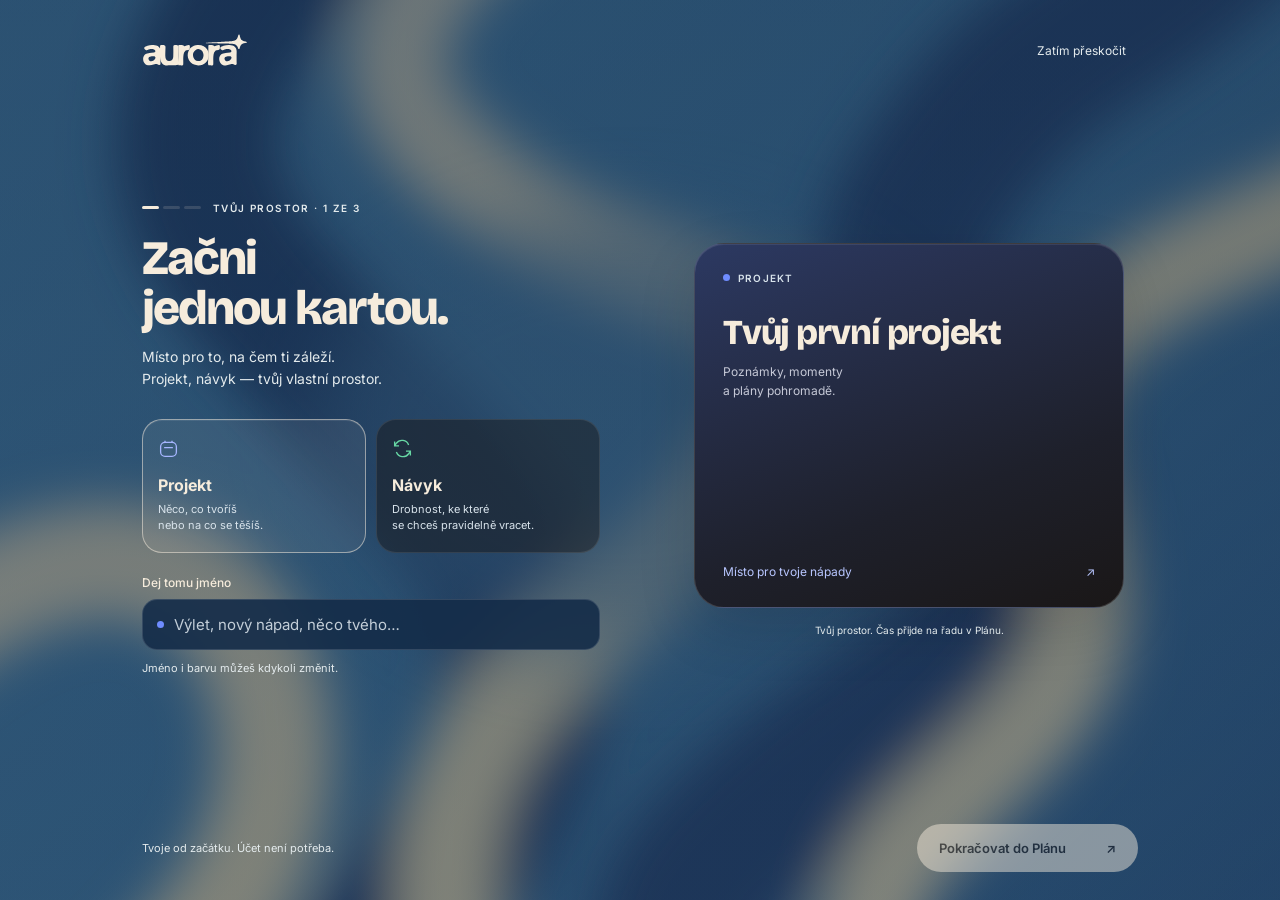
<file: onboarding-cs.html>
<!doctype html>
<html lang="cs"><head><meta charset="utf-8"><meta name="viewport" content="width=device-width,initial-scale=1,viewport-fit=cover"><title>Aurora · První karta</title>
<link rel="stylesheet" href="https://fonts.googleapis.com/css2?family=Bricolage+Grotesque:opsz,wght@12..96,500;12..96,700;12..96,800&family=Inter:wght@400;500;600&display=swap">
<style>
:root{color-scheme:dark;--ink:#f6ecdc;--mute:#c0b8ab;--accent:#6f8cff;font-family:Inter,system-ui,sans-serif;color:var(--ink);background:#1c1513}*{box-sizing:border-box}body{margin:0;min-height:100svh;background:linear-gradient(#17110c70,#17110c95),url(wall.jpg) center/cover fixed}button,input{font:inherit}button{cursor:pointer}button:focus-visible,input:focus-visible{outline:2px solid var(--ink);outline-offset:4px}button{color:inherit}.shell{max-width:1060px;margin:auto;min-height:100svh;display:flex;flex-direction:column;padding:28px 32px 24px}.top{display:flex;align-items:center;justify-content:space-between;min-height:44px}.logo{width:106px;height:34px;background:var(--ink);mask:url(aurora-logo.svg) center/contain no-repeat;-webkit-mask:url(aurora-logo.svg) center/contain no-repeat}.skip{font-size:12px;background:none;border:0;padding:12px;color:var(--mute)}main{flex:1;display:grid;grid-template-columns:1fr 1fr;align-items:center;gap:80px;padding:40px 0}.kicker{font-size:10px;letter-spacing:.14em;font-weight:600;text-transform:uppercase;color:var(--mute);display:flex;gap:12px;align-items:center}.progress{display:flex;gap:4px}.progress i{width:17px;height:3px;background:#f6ecdc25;border-radius:4px}.progress i:first-child{background:var(--ink)}h1{font-family:'Bricolage Grotesque',sans-serif;letter-spacing:-.04em;font-size:48px;line-height:1.04;margin:20px 0 12px;font-weight:800}.intro{color:var(--mute);font-size:14px;line-height:1.6;margin:0;max-width:345px}.choices{display:grid;grid-template-columns:1fr 1fr;gap:10px;margin:28px 0 22px}.choice{border:1px solid #ffffff18;border-radius:20px;padding:18px 15px;text-align:left;background:#17141170;transition:background .2s,border-color .2s,transform .2s}.choice[aria-pressed=true]{border-color:#f6ecdc85;background:#f6ecdc12;box-shadow:inset 0 1px #ffffff14}.choice:active{transform:scale(.98)}.choice strong{font-size:16px;display:block;margin:12px 0 6px}.choice small{color:var(--mute);font-size:11px;line-height:1.5;display:block}.choice svg{width:21px;height:21px}.project svg{color:#a6b6ff}.habit svg{color:#67d7a4}.field-label{display:block;font-size:12px;margin-bottom:9px;font-weight:500}.input-wrap{background:#18140f87;border:1px solid #ffffff20;border-radius:15px;padding:0 14px;display:flex;align-items:center;gap:10px}.input-wrap i{width:7px;height:7px;flex:none;border-radius:100%;background:var(--accent)}input{width:100%;padding:15px 0;color:var(--ink);border:0;background:none;font-size:15px;outline:none}input::placeholder{color:#d0c4b07c}.hint{font-size:11px;color:var(--mute);line-height:1.5;margin:10px 0 0}.card-wrap{padding:14px}.card{min-height:365px;border-radius:30px;padding:28px;background:linear-gradient(160deg,#2c3962,#1e202b 66%,#1a1717);border:1px solid #ffffff26;box-shadow:inset 0 1px #ffffff15,0 20px 60px #130b071f;display:flex;flex-direction:column;transition:background .25s}.card.habit-card{background:linear-gradient(155deg,#2c5b42,#202b24 66%,#1a1917)}.card-type{display:flex;align-items:center;gap:8px;text-transform:uppercase;letter-spacing:.12em;font-size:10px;font-weight:600;color:#c6c9d7}.card-type:before{content:'';width:7px;height:7px;background:var(--accent);border-radius:50%}.card h2{font:800 35px/1.04 'Bricolage Grotesque',sans-serif;letter-spacing:-.035em;margin:30px 0 12px;overflow-wrap:anywhere}.card p{color:#c6c9d7;font-size:12px;line-height:1.6;margin:0;max-width:210px}.card-bottom{margin-top:auto;padding-top:70px;display:flex;align-items:center;justify-content:space-between;font-size:12px;color:#b8c6ff}.card-bottom svg{width:18px;height:18px}.preview-caption{text-align:center;font-size:10px;color:#d2c8b4a0;margin:16px 0 0}.footer{display:flex;align-items:center;justify-content:space-between;padding:18px 0 4px;gap:24px}.footer-note{font-size:11px;color:var(--mute);display:flex;align-items:center;gap:8px}.footer-note svg{width:16px;height:16px}.continue{display:flex;align-items:center;justify-content:space-between;gap:40px;border:0;border-radius:99px;background:var(--ink);color:#1c1513;font-size:13px;font-weight:600;min-height:48px;min-width:205px;padding:0 22px}.continue svg{width:16px;height:16px}.continue:disabled{opacity:.48;cursor:default}.toast{position:fixed;left:50%;bottom:90px;transform:translateX(-50%);max-width:calc(100vw - 40px);padding:14px 20px;border-radius:18px;background:#f6ecdc;color:#1c1513;font-size:12px;box-shadow:0 8px 40px #0002}.toast[hidden]{display:none}
@media(max-width:700px){.shell{padding:18px 20px calc(18px + env(safe-area-inset-bottom));min-height:100svh}.top{min-height:42px}.logo{width:101px;height:32px}.skip{padding-right:0}main{display:flex;flex-direction:column;align-items:stretch;gap:20px;padding:30px 0 16px;flex:1}.kicker{font-size:9px}h1{font-size:35px;margin:17px 0 10px;max-width:300px}.intro{font-size:13px;line-height:1.6;max-width:315px}.choices{margin:22px 0 18px;gap:9px}.choice{padding:14px;border-radius:18px}.choice strong{font-size:15px;margin:9px 0 5px}.choice small{font-size:10px}.choice svg{height:18px;width:18px}.field-label{font-size:11px}.hint{font-size:10px}.card-wrap{padding:0}.card{min-height:135px;border-radius:22px;padding:18px 20px;position:relative}.card-type{font-size:8px}.card h2{font-size:25px;margin:13px 0 0;padding-right:16px}.card p{display:none}.card-bottom{padding-top:16px;font-size:10px}.preview-caption{display:none}.footer{padding:4px 0 0;display:block}.footer-note{justify-content:center;font-size:10px;margin-bottom:15px}.continue{width:100%;min-height:49px}.toast{bottom:85px}}
@media(max-height:750px) and (max-width:700px){main{padding-top:15px;gap:14px}h1{margin-top:12px;font-size:32px}.choices{margin:16px 0}.card{min-height:110px;padding:15px 18px}.card-bottom{padding-top:10px}.hint{margin-top:7px}.footer-note{margin-bottom:10px}}
@media(max-height:750px) and (max-width:700px){.shell{padding-top:12px;padding-bottom:12px}.top{min-height:38px}main{padding:10px 0;gap:12px}.hint{display:none}.choice{padding:12px}h1{font-size:30px}.card{min-height:100px}.card h2{font-size:23px}}
@media(prefers-reduced-motion:reduce){*{transition:none!important}}
</style><style>.shell{visibility:hidden}body[data-step] .shell{visibility:visible}body{background:linear-gradient(#18354f18,#18354f18),url(landing-blue.svg) center/cover fixed}.plan-preview{background:#142c49ed}.source-choice,.input-wrap,textarea,.segments{background:#142c49ab}.board-note{background:#eee9dc;color:#1d3654}.board-note .small-label,.board-note .note-tail{color:#52687c}.calendar-dialog{background:#193653}.footer-note{line-height:1.5}</style></head><body><div class="shell"><header class="top"><div class="logo" role="img" aria-label="Aurora"></div><button class="skip" id="skip">Zatím přeskočit</button></header>
<main><section><div class="kicker"><span class="progress" aria-hidden="true"><i></i><i></i><i></i></span>Podle tebe · 1 ze 3</div><h1>Začni<br>jednou kartou.</h1><p class="intro">Místo pro to, na čem ti záleží.<br>Projekt, návyk — tvůj vlastní prostor.</p>
<div class="choices" role="group" aria-label="Typ karty"><button class="choice project" data-type="project" aria-pressed="true"><svg viewBox="0 0 24 24" fill="none" stroke="currentColor" stroke-width="1.5"><rect x="3" y="5" width="18" height="16" rx="5"/><path d="M8 5V3m8 2V3M7 11h10"/></svg><strong>Projekt</strong><small>Něco, co tvoříš<br>nebo na co se těšíš.</small></button><button class="choice habit" data-type="habit" aria-pressed="false"><svg viewBox="0 0 24 24" fill="none" stroke="currentColor" stroke-width="1.5"><path d="M19 8a8 8 0 0 0-14-2L3 9m0-5v5h5M5 16a8 8 0 0 0 14 2l2-3m0 5v-5h-5"/></svg><strong>Návyk</strong><small>Drobnost, ke které<br>se chceš pravidelně vracet.</small></button></div>
<label class="field-label" for="name">Dej tomu jméno</label><div class="input-wrap"><i aria-hidden="true"></i><input id="name" placeholder="Výlet, nový nápad, něco tvého…" maxlength="45" autocomplete="off"></div><p class="hint">Jméno i barvu můžeš kdykoli změnit.</p></section>
<aside class="card-wrap" aria-label="Náhled tvé karty"><article class="card"><div class="card-type" id="card-type">Projekt</div><h2 id="card-name">Tvůj první projekt</h2><p>Poznámky, momenty<br>a plány pohromadě.</p><div class="card-bottom"><span>Místo pro tvoje nápady</span><svg viewBox="0 0 24 24" fill="none" stroke="currentColor" stroke-width="1.5"><path d="M6 18 18 6M6 6h12v12"/></svg></div></article><p class="preview-caption">Náhled tvé první karty</p></aside></main>
<footer class="footer"><div class="footer-note"><svg viewBox="0 0 24 24" fill="none" stroke="currentColor" stroke-width="1.5"><path d="M7 11V8a5 5 0 0 1 10 0v3"/><rect x="5" y="11" width="14" height="10" rx="4"/></svg>Tvoje od začátku. Účet není potřeba.</div><button class="continue" id="continue" disabled>Pokračovat<svg viewBox="0 0 24 24" fill="none" stroke="currentColor" stroke-width="1.6"><path d="M5 12h14m-5-5 5 5-5 5"/></svg></button></footer></div><div class="toast" role="status" hidden></div>
<link rel="stylesheet" href="flow-v4.css?v=4">
<script src="onboarding-cs.js?v=5"></script><link rel="stylesheet" href="integrated-onboarding.css?v=5"></body></html>
</file>
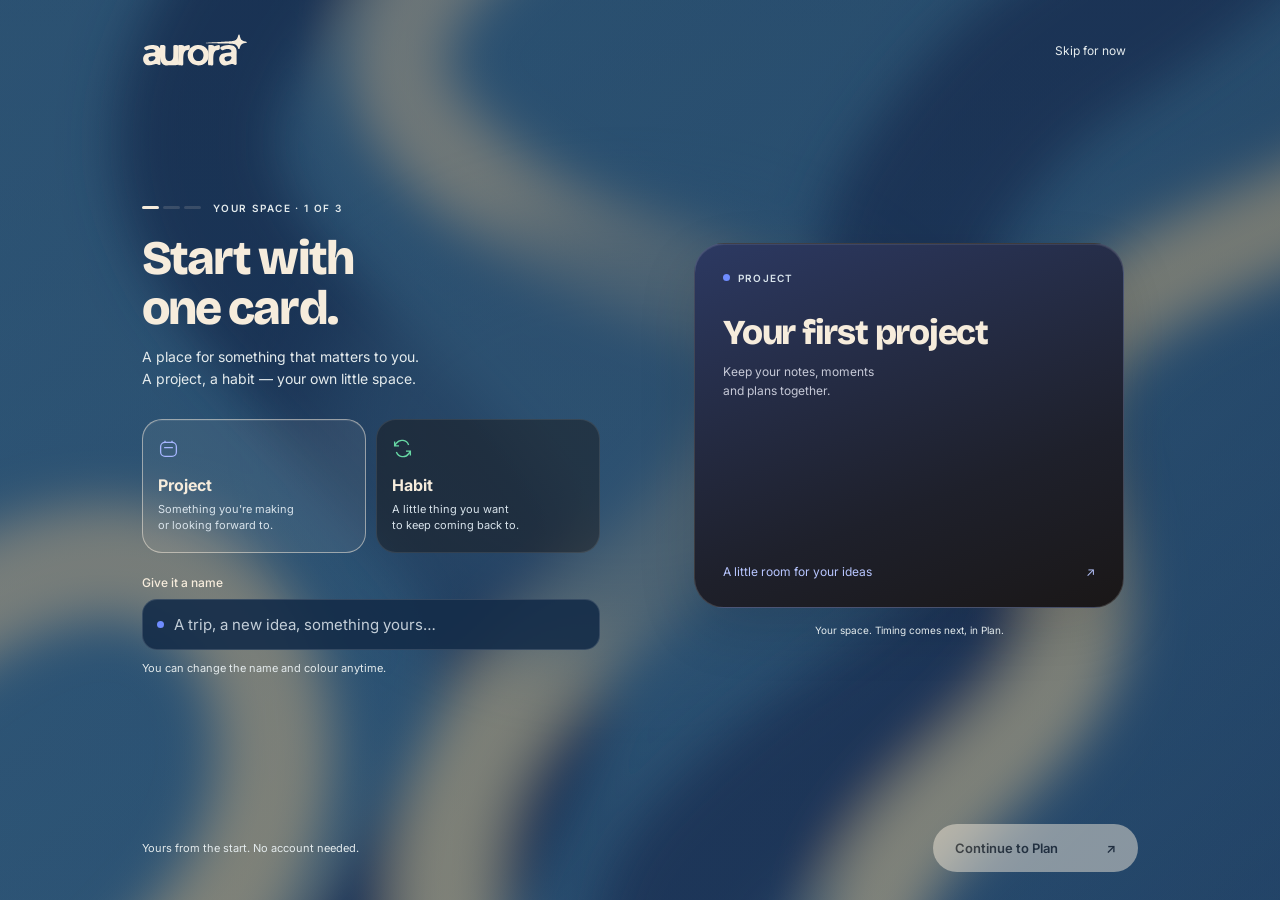
<file: onboarding.html>
<!doctype html>
<html lang="en"><head><meta charset="utf-8"><meta name="viewport" content="width=device-width,initial-scale=1,viewport-fit=cover"><title>Aurora · First card</title>
<link rel="stylesheet" href="https://fonts.googleapis.com/css2?family=Bricolage+Grotesque:opsz,wght@12..96,500;12..96,700;12..96,800&family=Inter:wght@400;500;600&display=swap">
<style>
:root{color-scheme:dark;--ink:#f6ecdc;--mute:#c0b8ab;--accent:#6f8cff;font-family:Inter,system-ui,sans-serif;color:var(--ink);background:#1c1513}*{box-sizing:border-box}body{margin:0;min-height:100svh;background:linear-gradient(#17110c70,#17110c95),url(wall.jpg) center/cover fixed}button,input{font:inherit}button{cursor:pointer}button:focus-visible,input:focus-visible{outline:2px solid var(--ink);outline-offset:4px}button{color:inherit}.shell{max-width:1060px;margin:auto;min-height:100svh;display:flex;flex-direction:column;padding:28px 32px 24px}.top{display:flex;align-items:center;justify-content:space-between;min-height:44px}.logo{width:106px;height:34px;background:var(--ink);mask:url(aurora-logo.svg) center/contain no-repeat;-webkit-mask:url(aurora-logo.svg) center/contain no-repeat}.skip{font-size:12px;background:none;border:0;padding:12px;color:var(--mute)}main{flex:1;display:grid;grid-template-columns:1fr 1fr;align-items:center;gap:80px;padding:40px 0}.kicker{font-size:10px;letter-spacing:.14em;font-weight:600;text-transform:uppercase;color:var(--mute);display:flex;gap:12px;align-items:center}.progress{display:flex;gap:4px}.progress i{width:17px;height:3px;background:#f6ecdc25;border-radius:4px}.progress i:first-child{background:var(--ink)}h1{font-family:'Bricolage Grotesque',sans-serif;letter-spacing:-.04em;font-size:48px;line-height:1.04;margin:20px 0 12px;font-weight:800}.intro{color:var(--mute);font-size:14px;line-height:1.6;margin:0;max-width:345px}.choices{display:grid;grid-template-columns:1fr 1fr;gap:10px;margin:28px 0 22px}.choice{border:1px solid #ffffff18;border-radius:20px;padding:18px 15px;text-align:left;background:#17141170;transition:background .2s,border-color .2s,transform .2s}.choice[aria-pressed=true]{border-color:#f6ecdc85;background:#f6ecdc12;box-shadow:inset 0 1px #ffffff14}.choice:active{transform:scale(.98)}.choice strong{font-size:16px;display:block;margin:12px 0 6px}.choice small{color:var(--mute);font-size:11px;line-height:1.5;display:block}.choice svg{width:21px;height:21px}.project svg{color:#a6b6ff}.habit svg{color:#67d7a4}.field-label{display:block;font-size:12px;margin-bottom:9px;font-weight:500}.input-wrap{background:#18140f87;border:1px solid #ffffff20;border-radius:15px;padding:0 14px;display:flex;align-items:center;gap:10px}.input-wrap i{width:7px;height:7px;flex:none;border-radius:100%;background:var(--accent)}input{width:100%;padding:15px 0;color:var(--ink);border:0;background:none;font-size:15px;outline:none}input::placeholder{color:#d0c4b07c}.hint{font-size:11px;color:var(--mute);line-height:1.5;margin:10px 0 0}.card-wrap{padding:14px}.card{min-height:365px;border-radius:30px;padding:28px;background:linear-gradient(160deg,#2c3962,#1e202b 66%,#1a1717);border:1px solid #ffffff26;box-shadow:inset 0 1px #ffffff15,0 20px 60px #130b071f;display:flex;flex-direction:column;transition:background .25s}.card.habit-card{background:linear-gradient(155deg,#2c5b42,#202b24 66%,#1a1917)}.card-type{display:flex;align-items:center;gap:8px;text-transform:uppercase;letter-spacing:.12em;font-size:10px;font-weight:600;color:#c6c9d7}.card-type:before{content:'';width:7px;height:7px;background:var(--accent);border-radius:50%}.card h2{font:800 35px/1.04 'Bricolage Grotesque',sans-serif;letter-spacing:-.035em;margin:30px 0 12px;overflow-wrap:anywhere}.card p{color:#c6c9d7;font-size:12px;line-height:1.6;margin:0;max-width:210px}.card-bottom{margin-top:auto;padding-top:70px;display:flex;align-items:center;justify-content:space-between;font-size:12px;color:#b8c6ff}.card-bottom svg{width:18px;height:18px}.preview-caption{text-align:center;font-size:10px;color:#d2c8b4a0;margin:16px 0 0}.footer{display:flex;align-items:center;justify-content:space-between;padding:18px 0 4px;gap:24px}.footer-note{font-size:11px;color:var(--mute);display:flex;align-items:center;gap:8px}.footer-note svg{width:16px;height:16px}.continue{display:flex;align-items:center;justify-content:space-between;gap:40px;border:0;border-radius:99px;background:var(--ink);color:#1c1513;font-size:13px;font-weight:600;min-height:48px;min-width:205px;padding:0 22px}.continue svg{width:16px;height:16px}.continue:disabled{opacity:.48;cursor:default}.toast{position:fixed;left:50%;bottom:90px;transform:translateX(-50%);max-width:calc(100vw - 40px);padding:14px 20px;border-radius:18px;background:#f6ecdc;color:#1c1513;font-size:12px;box-shadow:0 8px 40px #0002}.toast[hidden]{display:none}
@media(max-width:700px){.shell{padding:18px 20px calc(18px + env(safe-area-inset-bottom));min-height:100svh}.top{min-height:42px}.logo{width:101px;height:32px}.skip{padding-right:0}main{display:flex;flex-direction:column;align-items:stretch;gap:20px;padding:30px 0 16px;flex:1}.kicker{font-size:9px}h1{font-size:35px;margin:17px 0 10px;max-width:300px}.intro{font-size:13px;line-height:1.6;max-width:315px}.choices{margin:22px 0 18px;gap:9px}.choice{padding:14px;border-radius:18px}.choice strong{font-size:15px;margin:9px 0 5px}.choice small{font-size:10px}.choice svg{height:18px;width:18px}.field-label{font-size:11px}.hint{font-size:10px}.card-wrap{padding:0}.card{min-height:135px;border-radius:22px;padding:18px 20px;position:relative}.card-type{font-size:8px}.card h2{font-size:25px;margin:13px 0 0;padding-right:16px}.card p{display:none}.card-bottom{padding-top:16px;font-size:10px}.preview-caption{display:none}.footer{padding:4px 0 0;display:block}.footer-note{justify-content:center;font-size:10px;margin-bottom:15px}.continue{width:100%;min-height:49px}.toast{bottom:85px}}
@media(max-height:750px) and (max-width:700px){main{padding-top:15px;gap:14px}h1{margin-top:12px;font-size:32px}.choices{margin:16px 0}.card{min-height:110px;padding:15px 18px}.card-bottom{padding-top:10px}.hint{margin-top:7px}.footer-note{margin-bottom:10px}}
@media(max-height:750px) and (max-width:700px){.shell{padding-top:12px;padding-bottom:12px}.top{min-height:38px}main{padding:10px 0;gap:12px}.hint{display:none}.choice{padding:12px}h1{font-size:30px}.card{min-height:100px}.card h2{font-size:23px}}
@media(prefers-reduced-motion:reduce){*{transition:none!important}}
</style><style>.shell{visibility:hidden}body[data-step] .shell{visibility:visible}body{background:linear-gradient(#18354f18,#18354f18),url(landing-blue.svg) center/cover fixed}.plan-preview{background:#142c49ed}.source-choice,.input-wrap,textarea,.segments{background:#142c49ab}.board-note{background:#eee9dc;color:#1d3654}.board-note .small-label,.board-note .note-tail{color:#52687c}.calendar-dialog{background:#193653}.footer-note{line-height:1.5}</style></head><body><div class="shell"><header class="top"><div class="logo" role="img" aria-label="Aurora"></div><button class="skip" id="skip">Skip for now</button></header>
<main><section><div class="kicker"><span class="progress" aria-hidden="true"><i></i><i></i><i></i></span>Make it yours · 1 of 3</div><h1>Start with<br>one card.</h1><p class="intro">A place for something that matters to you.<br>A project, a habit — your own little space.</p>
<div class="choices" role="group" aria-label="Card type"><button class="choice project" data-type="project" aria-pressed="true"><svg viewBox="0 0 24 24" fill="none" stroke="currentColor" stroke-width="1.5"><rect x="3" y="5" width="18" height="16" rx="5"/><path d="M8 5V3m8 2V3M7 11h10"/></svg><strong>Project</strong><small>Something you're making<br>or looking forward to.</small></button><button class="choice habit" data-type="habit" aria-pressed="false"><svg viewBox="0 0 24 24" fill="none" stroke="currentColor" stroke-width="1.5"><path d="M19 8a8 8 0 0 0-14-2L3 9m0-5v5h5M5 16a8 8 0 0 0 14 2l2-3m0 5v-5h-5"/></svg><strong>Habit</strong><small>A little thing you want<br>to keep coming back to.</small></button></div>
<label class="field-label" for="name">Give it a name</label><div class="input-wrap"><i aria-hidden="true"></i><input id="name" placeholder="A trip, a new idea, something yours…" maxlength="45" autocomplete="off"></div><p class="hint">You can change the name and colour anytime.</p></section>
<aside class="card-wrap" aria-label="Your card preview"><article class="card"><div class="card-type" id="card-type">Project</div><h2 id="card-name">Your first project</h2><p>Keep your notes, moments<br>and plans together.</p><div class="card-bottom"><span>A little room for your ideas</span><svg viewBox="0 0 24 24" fill="none" stroke="currentColor" stroke-width="1.5"><path d="M6 18 18 6M6 6h12v12"/></svg></div></article><p class="preview-caption">A preview of your first card</p></aside></main>
<footer class="footer"><div class="footer-note"><svg viewBox="0 0 24 24" fill="none" stroke="currentColor" stroke-width="1.5"><path d="M7 11V8a5 5 0 0 1 10 0v3"/><rect x="5" y="11" width="14" height="10" rx="4"/></svg>Yours from the start. No account needed.</div><button class="continue" id="continue" disabled>Continue<svg viewBox="0 0 24 24" fill="none" stroke="currentColor" stroke-width="1.6"><path d="M5 12h14m-5-5 5 5-5 5"/></svg></button></footer></div><div class="toast" role="status" hidden></div>
<link rel="stylesheet" href="flow-v4.css?v=4">
<script src="onboarding.js?v=5"></script><link rel="stylesheet" href="integrated-onboarding.css?v=5"></body></html>
</file>
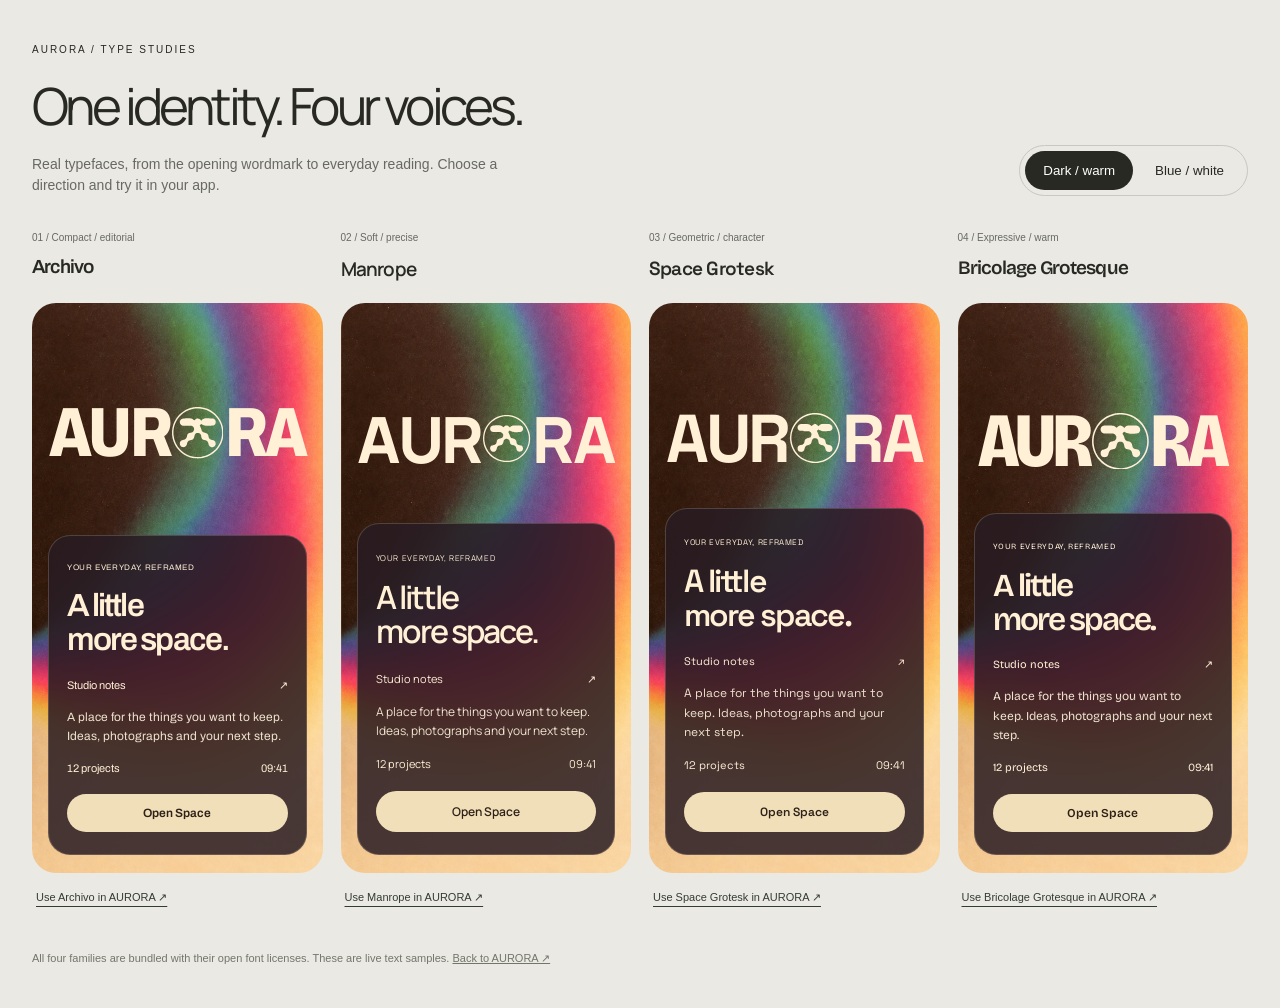
<file: typography.html>
<!doctype html><html lang="en"><head><meta charset="utf-8"><meta name="viewport" content="width=device-width,initial-scale=1"><title>AURORA / Type studies</title><style>@font-face{font-family:Archivo;src:url('fonts/archivo.ttf') format('truetype');font-weight:100 900;font-stretch:62% 125%;font-display:swap}
@font-face{font-family:Manrope;src:url('fonts/manrope.ttf') format('truetype');font-weight:200 800;font-display:swap}
@font-face{font-family:'Space Grotesk';src:url('fonts/spacegrotesk.ttf') format('truetype');font-weight:300 700;font-display:swap}
@font-face{font-family:'Bricolage Grotesque';src:url('fonts/bricolagegrotesque.ttf') format('truetype');font-weight:200 800;font-stretch:75% 100%;font-display:swap}*{box-sizing:border-box}body{margin:0;background:#eae9e4;color:#282923;font:14px Arial;padding:40px 32px}.heading{display:flex;justify-content:space-between;gap:20px;align-items:end;max-width:1440px;margin:0 auto 32px}.heading small{font-size:10px;letter-spacing:.2em}h1{font:400 clamp(32px,4vw,60px) Manrope;letter-spacing:-.07em;margin:14px 0}.heading p{margin:0;color:#686964;max-width:480px;line-height:1.5}.editions{display:flex;border:1px solid #c7c8c0;padding:5px;border-radius:30px;gap:4px;flex:none}.editions button{border:0;border-radius:24px;background:transparent;color:inherit;padding:12px 18px;cursor:pointer}.editions button[aria-pressed=true]{background:#282923;color:white}.grid{display:grid;grid-template-columns:repeat(4,minmax(0,1fr));gap:18px;max-width:1440px;margin:auto}article{min-width:0}article header{height:75px}article header small{color:#686964;font-size:10px}h2{font:600 19px var(--font);letter-spacing:-.04em;margin:12px 0}.specimen{height:570px;border-radius:24px;overflow:hidden;background:url('assets/ember.png') center/cover;display:flex;flex-direction:column;align-items:center;padding:32px 16px 18px;justify-content:space-between;font-family:var(--font);color:#fff0d6}.word{display:flex;align-items:center;justify-content:center;font-size:50px;letter-spacing:-.04em;font-weight:var(--weight);font-variation-settings:'wdth' var(--width);white-space:nowrap;width:max-content;max-width:none;margin-top:60px}.word svg{width:.74em;height:.74em;fill:currentColor;flex:none;margin:0 .025em}.word [fill]{fill:currentColor}.sample{width:100%;padding:22px 18px;background:#291c23d9;border:1px solid #fff3d52e;border-radius:22px;backdrop-filter:blur(22px)}.sample>small{font-size:8px;letter-spacing:.08em}.sample h3{font-size:32px;font-weight:600;letter-spacing:-.06em;line-height:1.06;margin:16px 0 22px}.sample p{font-size:12px;line-height:1.6;margin:16px 0;color:#efe3d0}.row{display:flex;justify-content:space-between;font-size:11px}.sample button{width:100%;border:0;border-radius:24px;background:#f1dfb9;color:#2e2118;font:600 12px var(--font);padding:12px;margin-top:20px}article>a{display:block;color:#333c32;font-size:11px;padding:18px 4px;text-underline-offset:5px}body[data-edition=cobalt] .specimen{background-image:url('assets/cobalt.png');color:#fff}body[data-edition=cobalt] .sample{background:#eef5ffe3;color:#163052;border-color:#ffffffa0}body[data-edition=cobalt] .sample p{color:#344f70}body[data-edition=cobalt] .sample button{background:#163a68;color:white}footer{max-width:1440px;margin:28px auto 0;color:#73766b;font-size:11px;line-height:1.6}footer a{color:inherit}button:focus-visible,a:focus-visible{outline:2px solid #436ea6;outline-offset:4px}@media(max-width:1050px){.grid{grid-template-columns:repeat(2,minmax(0,1fr))}.specimen{height:620px}.heading{align-items:start;flex-direction:column}}@media(max-width:540px){body{padding:26px 18px}.grid{grid-template-columns:1fr;gap:30px}.specimen{height:600px}.heading h1{font-size:42px}}</style></head><body data-edition="ember"><div class="heading"><div><small>AURORA / TYPE STUDIES</small><h1>One identity. Four voices.</h1><p>Real typefaces, from the opening wordmark to everyday reading. Choose a direction and try it in your app.</p></div><div class="editions" aria-label="Colour edition"><button data-edition="ember" aria-pressed="true">Dark / warm</button><button data-edition="cobalt" aria-pressed="false">Blue / white</button></div></div><main class="grid"><article style="--font:'Archivo';--weight:800;--width:80"><header><small>01 / Compact / editorial</small><h2>Archivo</h2></header><div class="specimen"><div class="word" aria-label="AURORA"><span>AUR</span><svg viewBox="0 0 1024 1024" aria-hidden="true"><g transform="translate(0,1024) scale(0.1,-0.1)" fill="currentColor" stroke="none" fill-rule="evenodd"><path d="M4885 10234 c-379 -28 -530 -47 -790 -99 -1317 -265 -2494 -1060
-3240 -2190 -489 -741 -767 -1554 -836 -2447 -15 -207 -7 -745 15 -928 26
-208 54 -380 93 -555 318 -1449 1259 -2691 2578 -3402 570 -308 1194 -499
1890 -580 118 -14 231 -17 530 -17 331 0 404 3 563 22 628 77 1156 231 1697
497 1265 621 2233 1766 2634 3113 84 280 124 464 165 755 38 265 49 428 49
722 0 452 -42 797 -149 1235 -167 682 -486 1340 -917 1895 -202 259 -523 592
-767 795 -814 676 -1783 1076 -2840 1170 -120 11 -588 21 -675 14z m520 -284
c1019 -66 1952 -425 2739 -1054 606 -484 1100 -1127 1406 -1831 214 -493 336
-973 391 -1545 16 -164 16 -619 0 -790 -58 -628 -204 -1166 -465 -1705 -149
-307 -288 -535 -490 -805 -780 -1043 -1964 -1731 -3256 -1894 -434 -55 -962
-45 -1385 25 -1018 169 -1912 627 -2636 1349 -825 823 -1310 1871 -1409 3045
-13 154 -13 606 0 755 120 1381 760 2572 1845 3434 132 105 435 308 595 398
354 201 757 365 1150 467 335 87 603 128 1000 155 113 7 370 5 515 -4z"/><path d="M2515 7979 c-275 -13 -400 -27 -484 -55 -282 -94 -464 -337 -478
-639 -6 -141 12 -230 71 -350 78 -158 215 -282 384 -347 156 -61 144 -60 1006
-64 777 -4 791 -4 855 -25 218 -72 386 -207 465 -374 49 -102 61 -163 60 -295
-3 -199 -60 -353 -178 -477 -114 -121 -217 -168 -457 -207 -84 -14 -185 -35
-225 -46 -238 -67 -395 -178 -473 -336 -37 -75 -47 -112 -66 -254 -35 -254
-97 -412 -213 -549 -124 -146 -333 -244 -607 -286 -156 -24 -220 -42 -299 -83
-231 -121 -351 -382 -317 -692 35 -325 204 -523 521 -611 124 -34 325 -34 425
0 170 57 292 167 380 341 41 81 66 163 95 304 46 227 121 392 232 511 143 153
310 226 588 255 364 39 544 236 635 695 31 152 82 313 128 399 69 130 188 225
328 263 89 24 297 23 404 -1 186 -41 333 -150 413 -304 55 -107 79 -191 107
-377 35 -235 88 -370 190 -483 97 -108 219 -164 413 -188 214 -27 350 -69 471
-148 189 -122 305 -317 361 -611 36 -188 51 -243 86 -316 78 -162 201 -273
376 -337 67 -24 85 -26 228 -26 149 -1 158 1 250 32 354 123 525 385 490 754
-21 214 -109 388 -253 495 -115 86 -228 125 -408 143 -346 35 -572 161 -673
373 -39 82 -51 132 -67 272 -53 470 -283 714 -754 800 -49 9 -124 23 -165 31
-180 33 -326 149 -412 324 -26 52 -66 158 -88 235 -55 186 -90 272 -232 573
-65 140 -118 258 -116 263 5 14 259 289 268 289 4 0 85 -32 181 -71 512 -208
602 -234 884 -259 240 -20 1044 -3 1218 26 256 42 461 181 558 379 48 98 69
191 69 315 0 124 -21 217 -69 315 -97 196 -262 323 -517 397 -78 23 -88 23
-574 24 -272 1 -594 2 -715 4 -236 2 -350 -10 -475 -51 -81 -26 -190 -81 -251
-125 -61 -44 -167 -157 -209 -222 l-34 -52 -95 93 c-124 120 -179 164 -285
231 -129 81 -225 111 -356 111 -76 0 -120 -5 -160 -19 -137 -47 -263 -131
-404 -269 l-96 -94 -52 32 c-29 17 -117 75 -195 128 -155 105 -270 167 -354
191 -161 45 -837 68 -1334 45z"/></g></svg><span>RA</span></div><div class="sample"><small>YOUR EVERYDAY, REFRAMED</small><h3>A little<br>more space.</h3><div class="row"><span>Studio notes</span><span>↗</span></div><p>A place for the things you want to keep. Ideas, photographs and your next step.</p><div class="row"><span>12 projects</span><span>09:41</span></div><button>Open Space</button></div></div><a data-font="archivo" href="./?font=archivo&edition=ember">Use Archivo in AURORA ↗</a></article><article style="--font:'Manrope';--weight:800;--width:100"><header><small>02 / Soft / precise</small><h2>Manrope</h2></header><div class="specimen"><div class="word" aria-label="AURORA"><span>AUR</span><svg viewBox="0 0 1024 1024" aria-hidden="true"><g transform="translate(0,1024) scale(0.1,-0.1)" fill="currentColor" stroke="none" fill-rule="evenodd"><path d="M4885 10234 c-379 -28 -530 -47 -790 -99 -1317 -265 -2494 -1060
-3240 -2190 -489 -741 -767 -1554 -836 -2447 -15 -207 -7 -745 15 -928 26
-208 54 -380 93 -555 318 -1449 1259 -2691 2578 -3402 570 -308 1194 -499
1890 -580 118 -14 231 -17 530 -17 331 0 404 3 563 22 628 77 1156 231 1697
497 1265 621 2233 1766 2634 3113 84 280 124 464 165 755 38 265 49 428 49
722 0 452 -42 797 -149 1235 -167 682 -486 1340 -917 1895 -202 259 -523 592
-767 795 -814 676 -1783 1076 -2840 1170 -120 11 -588 21 -675 14z m520 -284
c1019 -66 1952 -425 2739 -1054 606 -484 1100 -1127 1406 -1831 214 -493 336
-973 391 -1545 16 -164 16 -619 0 -790 -58 -628 -204 -1166 -465 -1705 -149
-307 -288 -535 -490 -805 -780 -1043 -1964 -1731 -3256 -1894 -434 -55 -962
-45 -1385 25 -1018 169 -1912 627 -2636 1349 -825 823 -1310 1871 -1409 3045
-13 154 -13 606 0 755 120 1381 760 2572 1845 3434 132 105 435 308 595 398
354 201 757 365 1150 467 335 87 603 128 1000 155 113 7 370 5 515 -4z"/><path d="M2515 7979 c-275 -13 -400 -27 -484 -55 -282 -94 -464 -337 -478
-639 -6 -141 12 -230 71 -350 78 -158 215 -282 384 -347 156 -61 144 -60 1006
-64 777 -4 791 -4 855 -25 218 -72 386 -207 465 -374 49 -102 61 -163 60 -295
-3 -199 -60 -353 -178 -477 -114 -121 -217 -168 -457 -207 -84 -14 -185 -35
-225 -46 -238 -67 -395 -178 -473 -336 -37 -75 -47 -112 -66 -254 -35 -254
-97 -412 -213 -549 -124 -146 -333 -244 -607 -286 -156 -24 -220 -42 -299 -83
-231 -121 -351 -382 -317 -692 35 -325 204 -523 521 -611 124 -34 325 -34 425
0 170 57 292 167 380 341 41 81 66 163 95 304 46 227 121 392 232 511 143 153
310 226 588 255 364 39 544 236 635 695 31 152 82 313 128 399 69 130 188 225
328 263 89 24 297 23 404 -1 186 -41 333 -150 413 -304 55 -107 79 -191 107
-377 35 -235 88 -370 190 -483 97 -108 219 -164 413 -188 214 -27 350 -69 471
-148 189 -122 305 -317 361 -611 36 -188 51 -243 86 -316 78 -162 201 -273
376 -337 67 -24 85 -26 228 -26 149 -1 158 1 250 32 354 123 525 385 490 754
-21 214 -109 388 -253 495 -115 86 -228 125 -408 143 -346 35 -572 161 -673
373 -39 82 -51 132 -67 272 -53 470 -283 714 -754 800 -49 9 -124 23 -165 31
-180 33 -326 149 -412 324 -26 52 -66 158 -88 235 -55 186 -90 272 -232 573
-65 140 -118 258 -116 263 5 14 259 289 268 289 4 0 85 -32 181 -71 512 -208
602 -234 884 -259 240 -20 1044 -3 1218 26 256 42 461 181 558 379 48 98 69
191 69 315 0 124 -21 217 -69 315 -97 196 -262 323 -517 397 -78 23 -88 23
-574 24 -272 1 -594 2 -715 4 -236 2 -350 -10 -475 -51 -81 -26 -190 -81 -251
-125 -61 -44 -167 -157 -209 -222 l-34 -52 -95 93 c-124 120 -179 164 -285
231 -129 81 -225 111 -356 111 -76 0 -120 -5 -160 -19 -137 -47 -263 -131
-404 -269 l-96 -94 -52 32 c-29 17 -117 75 -195 128 -155 105 -270 167 -354
191 -161 45 -837 68 -1334 45z"/></g></svg><span>RA</span></div><div class="sample"><small>YOUR EVERYDAY, REFRAMED</small><h3>A little<br>more space.</h3><div class="row"><span>Studio notes</span><span>↗</span></div><p>A place for the things you want to keep. Ideas, photographs and your next step.</p><div class="row"><span>12 projects</span><span>09:41</span></div><button>Open Space</button></div></div><a data-font="manrope" href="./?font=manrope&edition=ember">Use Manrope in AURORA ↗</a></article><article style="--font:'Space Grotesk';--weight:700;--width:100"><header><small>03 / Geometric / character</small><h2>Space Grotesk</h2></header><div class="specimen"><div class="word" aria-label="AURORA"><span>AUR</span><svg viewBox="0 0 1024 1024" aria-hidden="true"><g transform="translate(0,1024) scale(0.1,-0.1)" fill="currentColor" stroke="none" fill-rule="evenodd"><path d="M4885 10234 c-379 -28 -530 -47 -790 -99 -1317 -265 -2494 -1060
-3240 -2190 -489 -741 -767 -1554 -836 -2447 -15 -207 -7 -745 15 -928 26
-208 54 -380 93 -555 318 -1449 1259 -2691 2578 -3402 570 -308 1194 -499
1890 -580 118 -14 231 -17 530 -17 331 0 404 3 563 22 628 77 1156 231 1697
497 1265 621 2233 1766 2634 3113 84 280 124 464 165 755 38 265 49 428 49
722 0 452 -42 797 -149 1235 -167 682 -486 1340 -917 1895 -202 259 -523 592
-767 795 -814 676 -1783 1076 -2840 1170 -120 11 -588 21 -675 14z m520 -284
c1019 -66 1952 -425 2739 -1054 606 -484 1100 -1127 1406 -1831 214 -493 336
-973 391 -1545 16 -164 16 -619 0 -790 -58 -628 -204 -1166 -465 -1705 -149
-307 -288 -535 -490 -805 -780 -1043 -1964 -1731 -3256 -1894 -434 -55 -962
-45 -1385 25 -1018 169 -1912 627 -2636 1349 -825 823 -1310 1871 -1409 3045
-13 154 -13 606 0 755 120 1381 760 2572 1845 3434 132 105 435 308 595 398
354 201 757 365 1150 467 335 87 603 128 1000 155 113 7 370 5 515 -4z"/><path d="M2515 7979 c-275 -13 -400 -27 -484 -55 -282 -94 -464 -337 -478
-639 -6 -141 12 -230 71 -350 78 -158 215 -282 384 -347 156 -61 144 -60 1006
-64 777 -4 791 -4 855 -25 218 -72 386 -207 465 -374 49 -102 61 -163 60 -295
-3 -199 -60 -353 -178 -477 -114 -121 -217 -168 -457 -207 -84 -14 -185 -35
-225 -46 -238 -67 -395 -178 -473 -336 -37 -75 -47 -112 -66 -254 -35 -254
-97 -412 -213 -549 -124 -146 -333 -244 -607 -286 -156 -24 -220 -42 -299 -83
-231 -121 -351 -382 -317 -692 35 -325 204 -523 521 -611 124 -34 325 -34 425
0 170 57 292 167 380 341 41 81 66 163 95 304 46 227 121 392 232 511 143 153
310 226 588 255 364 39 544 236 635 695 31 152 82 313 128 399 69 130 188 225
328 263 89 24 297 23 404 -1 186 -41 333 -150 413 -304 55 -107 79 -191 107
-377 35 -235 88 -370 190 -483 97 -108 219 -164 413 -188 214 -27 350 -69 471
-148 189 -122 305 -317 361 -611 36 -188 51 -243 86 -316 78 -162 201 -273
376 -337 67 -24 85 -26 228 -26 149 -1 158 1 250 32 354 123 525 385 490 754
-21 214 -109 388 -253 495 -115 86 -228 125 -408 143 -346 35 -572 161 -673
373 -39 82 -51 132 -67 272 -53 470 -283 714 -754 800 -49 9 -124 23 -165 31
-180 33 -326 149 -412 324 -26 52 -66 158 -88 235 -55 186 -90 272 -232 573
-65 140 -118 258 -116 263 5 14 259 289 268 289 4 0 85 -32 181 -71 512 -208
602 -234 884 -259 240 -20 1044 -3 1218 26 256 42 461 181 558 379 48 98 69
191 69 315 0 124 -21 217 -69 315 -97 196 -262 323 -517 397 -78 23 -88 23
-574 24 -272 1 -594 2 -715 4 -236 2 -350 -10 -475 -51 -81 -26 -190 -81 -251
-125 -61 -44 -167 -157 -209 -222 l-34 -52 -95 93 c-124 120 -179 164 -285
231 -129 81 -225 111 -356 111 -76 0 -120 -5 -160 -19 -137 -47 -263 -131
-404 -269 l-96 -94 -52 32 c-29 17 -117 75 -195 128 -155 105 -270 167 -354
191 -161 45 -837 68 -1334 45z"/></g></svg><span>RA</span></div><div class="sample"><small>YOUR EVERYDAY, REFRAMED</small><h3>A little<br>more space.</h3><div class="row"><span>Studio notes</span><span>↗</span></div><p>A place for the things you want to keep. Ideas, photographs and your next step.</p><div class="row"><span>12 projects</span><span>09:41</span></div><button>Open Space</button></div></div><a data-font="space" href="./?font=space&edition=ember">Use Space Grotesk in AURORA ↗</a></article><article style="--font:'Bricolage Grotesque';--weight:800;--width:85"><header><small>04 / Expressive / warm</small><h2>Bricolage Grotesque</h2></header><div class="specimen"><div class="word" aria-label="AURORA"><span>AUR</span><svg viewBox="0 0 1024 1024" aria-hidden="true"><g transform="translate(0,1024) scale(0.1,-0.1)" fill="currentColor" stroke="none" fill-rule="evenodd"><path d="M4885 10234 c-379 -28 -530 -47 -790 -99 -1317 -265 -2494 -1060
-3240 -2190 -489 -741 -767 -1554 -836 -2447 -15 -207 -7 -745 15 -928 26
-208 54 -380 93 -555 318 -1449 1259 -2691 2578 -3402 570 -308 1194 -499
1890 -580 118 -14 231 -17 530 -17 331 0 404 3 563 22 628 77 1156 231 1697
497 1265 621 2233 1766 2634 3113 84 280 124 464 165 755 38 265 49 428 49
722 0 452 -42 797 -149 1235 -167 682 -486 1340 -917 1895 -202 259 -523 592
-767 795 -814 676 -1783 1076 -2840 1170 -120 11 -588 21 -675 14z m520 -284
c1019 -66 1952 -425 2739 -1054 606 -484 1100 -1127 1406 -1831 214 -493 336
-973 391 -1545 16 -164 16 -619 0 -790 -58 -628 -204 -1166 -465 -1705 -149
-307 -288 -535 -490 -805 -780 -1043 -1964 -1731 -3256 -1894 -434 -55 -962
-45 -1385 25 -1018 169 -1912 627 -2636 1349 -825 823 -1310 1871 -1409 3045
-13 154 -13 606 0 755 120 1381 760 2572 1845 3434 132 105 435 308 595 398
354 201 757 365 1150 467 335 87 603 128 1000 155 113 7 370 5 515 -4z"/><path d="M2515 7979 c-275 -13 -400 -27 -484 -55 -282 -94 -464 -337 -478
-639 -6 -141 12 -230 71 -350 78 -158 215 -282 384 -347 156 -61 144 -60 1006
-64 777 -4 791 -4 855 -25 218 -72 386 -207 465 -374 49 -102 61 -163 60 -295
-3 -199 -60 -353 -178 -477 -114 -121 -217 -168 -457 -207 -84 -14 -185 -35
-225 -46 -238 -67 -395 -178 -473 -336 -37 -75 -47 -112 -66 -254 -35 -254
-97 -412 -213 -549 -124 -146 -333 -244 -607 -286 -156 -24 -220 -42 -299 -83
-231 -121 -351 -382 -317 -692 35 -325 204 -523 521 -611 124 -34 325 -34 425
0 170 57 292 167 380 341 41 81 66 163 95 304 46 227 121 392 232 511 143 153
310 226 588 255 364 39 544 236 635 695 31 152 82 313 128 399 69 130 188 225
328 263 89 24 297 23 404 -1 186 -41 333 -150 413 -304 55 -107 79 -191 107
-377 35 -235 88 -370 190 -483 97 -108 219 -164 413 -188 214 -27 350 -69 471
-148 189 -122 305 -317 361 -611 36 -188 51 -243 86 -316 78 -162 201 -273
376 -337 67 -24 85 -26 228 -26 149 -1 158 1 250 32 354 123 525 385 490 754
-21 214 -109 388 -253 495 -115 86 -228 125 -408 143 -346 35 -572 161 -673
373 -39 82 -51 132 -67 272 -53 470 -283 714 -754 800 -49 9 -124 23 -165 31
-180 33 -326 149 -412 324 -26 52 -66 158 -88 235 -55 186 -90 272 -232 573
-65 140 -118 258 -116 263 5 14 259 289 268 289 4 0 85 -32 181 -71 512 -208
602 -234 884 -259 240 -20 1044 -3 1218 26 256 42 461 181 558 379 48 98 69
191 69 315 0 124 -21 217 -69 315 -97 196 -262 323 -517 397 -78 23 -88 23
-574 24 -272 1 -594 2 -715 4 -236 2 -350 -10 -475 -51 -81 -26 -190 -81 -251
-125 -61 -44 -167 -157 -209 -222 l-34 -52 -95 93 c-124 120 -179 164 -285
231 -129 81 -225 111 -356 111 -76 0 -120 -5 -160 -19 -137 -47 -263 -131
-404 -269 l-96 -94 -52 32 c-29 17 -117 75 -195 128 -155 105 -270 167 -354
191 -161 45 -837 68 -1334 45z"/></g></svg><span>RA</span></div><div class="sample"><small>YOUR EVERYDAY, REFRAMED</small><h3>A little<br>more space.</h3><div class="row"><span>Studio notes</span><span>↗</span></div><p>A place for the things you want to keep. Ideas, photographs and your next step.</p><div class="row"><span>12 projects</span><span>09:41</span></div><button>Open Space</button></div></div><a data-font="bricolage" href="./?font=bricolage&edition=ember">Use Bricolage Grotesque in AURORA ↗</a></article></main><footer>All four families are bundled with their open font licenses. These are live text samples. <a href="./">Back to AURORA ↗</a></footer><script>function fit(){document.querySelectorAll('.word').forEach(el=>{el.style.fontSize='65px';const max=el.parentElement.clientWidth-36;el.style.fontSize=65*max/el.scrollWidth+'px'})}document.fonts.ready.then(fit);addEventListener('resize',fit);document.querySelectorAll('.editions button').forEach(b=>b.onclick=()=>{document.body.dataset.edition=b.dataset.edition;document.querySelectorAll('.editions button').forEach(x=>x.setAttribute('aria-pressed',String(x===b)));document.querySelectorAll('[data-font]').forEach(a=>a.href='./?font='+a.dataset.font+'&edition='+b.dataset.edition)});</script></body></html>
</file>
<file: blue-preview.css>
/* Blue colour study. Layout, media and behaviour remain those of the full app. */
:root{
 --ink:#f0eee4;--mute:rgba(225,235,244,.76);--faint:rgba(204,222,241,.50);--hair:rgba(186,212,245,.12);
 --glass:rgba(12,29,54,.78);--glass-2:rgba(19,40,68,.68);--edge:rgba(184,213,246,.16);
 --btn:#eaece3;--btn-ink:#112740;--nav:rgba(12,29,51,.92);--sheet:#142a45;--chk:#102139;
 --field:rgba(159,195,232,.08);--soft:rgba(173,205,237,.07);--late:#f1b087;
}
body{background:#112b50}
.app:not(.light) .glow{
 --ink:#f0eee4;--mute:rgba(225,235,244,.78);--faint:rgba(204,222,241,.54);--hair:rgba(186,212,245,.14);--btn:#eaece3;--btn-ink:#112740;--chk:#102139;
 background:linear-gradient(160deg,color-mix(in srgb,var(--c) 40%,#181e23) 0%,color-mix(in srgb,var(--c) 14%,#181e23) 48%,#181e23 92%);
 border-color:rgba(184,213,246,.2);box-shadow:inset 0 1px 0 #d0e5ff12,0 10px 30px #0312261a;
}
.app:not(.light) .nextbg{background:linear-gradient(135deg,#345e86,#173450 70%,#142941)}
.app:not(.light) .glass2{background:rgba(11,28,49,.6)}
.app:not(.light) .glass,.app:not(.light) .nav{box-shadow:inset 0 1px 0 #d0e5ff0d}
.nav .plus{box-shadow:0 4px 14px #06182b33}
.app:not(.light).glassy{--glass:rgba(132,179,218,.13);--glass-2:rgba(132,179,218,.10);--nav:rgba(14,35,59,.7);--sheet:rgba(19,43,68,.94)}
.app.light{--ink:#142b45;--mute:rgba(20,43,69,.72);--faint:rgba(20,43,69,.48);--hair:rgba(20,43,69,.11);--btn:#173a5b;--btn-ink:#f0eee4;--sheet:#edf1ef;--nav:rgba(234,241,244,.94);--glass:rgba(231,240,245,.9);--glass-2:rgba(226,238,246,.8)}
</file>
<file: landing-preview.css>
.splash.aurora-landing{position:fixed;inset:0;width:100%;height:100dvh;min-height:100svh;z-index:100;background:#335e86;overflow:hidden;padding:0;display:block;isolation:isolate;cursor:pointer;touch-action:manipulation;}
.aurora-landing .landing-field{position:absolute;inset:-9%;background:url(landing-blue.svg) center/cover no-repeat;will-change:transform;animation:landing-drift 24s ease-in-out infinite alternate;pointer-events:none}
.aurora-landing:before{content:'';position:absolute;inset:0;z-index:1;pointer-events:none;background:radial-gradient(ellipse at center,#102c4812,transparent 62%),linear-gradient(0deg,#10294024,transparent 30%)}
.aurora-landing .landing-noise{position:absolute;inset:0;z-index:1;opacity:.035;pointer-events:none;background-image:url("data:image/svg+xml,%3Csvg xmlns='http://www.w3.org/2000/svg' width='180' height='180'%3E%3Cfilter id='n'%3E%3CfeTurbulence type='fractalNoise' baseFrequency='.85' numOctaves='3' stitchTiles='stitch'/%3E%3C/filter%3E%3Cpath fill='%23fff' filter='url(%23n)' d='M0 0h180v180H0z'/%3E%3C/svg%3E")}
.aurora-landing .landing-enter{position:absolute;inset:0;width:100%;height:100%;z-index:2;border:0;border-radius:0;outline-offset:-8px;color:#f5f0df;background:none;display:grid;place-items:center;cursor:pointer;padding:0}
.aurora-landing .landing-brand{position:relative;display:block;width:clamp(240px,34vw,450px);max-width:72vw;aspect-ratio:439/134;transform:translateY(-1vh)}
.aurora-landing .landing-word{display:block;width:100%;height:100%;background:#f5f0df;mask:url(aurora-logo.svg) center/contain no-repeat;-webkit-mask:url(aurora-logo.svg) center/contain no-repeat;animation:landing-reveal 1.15s cubic-bezier(.2,.7,.2,1) both}
.aurora-landing .landing-glint{position:absolute;left:0;top:61%;width:10px;height:5px;border-radius:50%;background:#f5f0df;animation:landing-glint .95s cubic-bezier(.2,.7,.2,1) both}
.aurora-landing .landing-hint{position:absolute;bottom:calc(42px + env(safe-area-inset-bottom,0px));left:0;right:0;text-align:center;font:500 10px/1.5 Inter,system-ui,sans-serif;letter-spacing:.25em;color:#f5f0dfd9;animation:landing-hint 1.8s ease both}
.aurora-landing.leaving{opacity:0;transition:opacity .65s ease;pointer-events:none}
.aurora-landing.leaving .landing-brand{transform:translateY(-1vh) scale(1.045);opacity:0;transition:transform .65s cubic-bezier(.2,.7,.2,1),opacity .4s}
.aurora-landing.leaving .landing-hint{opacity:0;transition:opacity .2s;animation:none}
@keyframes landing-reveal{0%,12%{clip-path:inset(0 100% 0 0);transform:translateX(-9px);opacity:0}35%{opacity:1}100%{clip-path:inset(0 0 0 0);transform:none;opacity:1}}
@keyframes landing-glint{0%{opacity:0;transform:translateX(0) scaleX(.4)}15%{opacity:1}70%{opacity:.9;transform:translateX(150px) scaleX(1.8)}100%{opacity:0;transform:translateX(200px) scaleX(.4)}}
@keyframes landing-hint{0%,60%{opacity:0;transform:translateY(4px)}100%{opacity:1;transform:none}}
@keyframes landing-drift{from{transform:translate(-1%,-1%) scale(1.02) rotate(-2deg)}to{transform:translate(1%,1.5%) scale(1.065) rotate(2deg)}}
@media(max-width:600px){.aurora-landing .landing-field{background-size:auto 116%;background-position:47% 50%}.aurora-landing .landing-hint{bottom:calc(34px + env(safe-area-inset-bottom,0px))}}
@media(prefers-reduced-motion:reduce){.aurora-landing .landing-field,.aurora-landing .landing-word,.aurora-landing .landing-hint{animation:none}.aurora-landing .landing-glint{display:none}.aurora-landing.leaving,.aurora-landing.leaving .landing-brand{transition:none}}
</file>
<file: integrated-flow.css>
.splash.tutorial-screen,.splash.onboarding-screen{position:fixed;inset:0;width:100%;height:100dvh;z-index:100;display:block;padding:0;background:#152b46;overflow:hidden}
.tutorial-screen video{display:block;width:100%;height:100%;object-fit:contain;background:#152b46}
.tutorial-controls{position:absolute;bottom:calc(20px + env(safe-area-inset-bottom));left:20px;right:20px;display:flex;justify-content:space-between;gap:16px}
.tutorial-controls button,.tutorial-play{min-height:44px;padding:12px 18px;border:1px solid #f4eedb44;border-radius:99px;background:#10233ae8;color:#f4eedb;font:500 12px Inter,system-ui,sans-serif}
.tutorial-play{position:absolute;left:50%;top:50%;transform:translate(-50%,-50%)}
.tutorial-status{position:absolute;bottom:88px;left:24px;right:24px;color:#f4eedb;text-align:center;font-size:12px;background:#132740cc;border-radius:12px}
.tutorial-status:empty{display:none}.onboarding-screen iframe{display:block;width:100%;height:100%;border:0;background:#305578}
/* Same approved colour field inside the app, with user-owned card colours. */
.app>.bg{background-position:center;background-size:cover}
.tutorial-screen{background:url(landing-blue.svg) center/cover!important}
.tutorial-screen video{animation:tutorial-arrive .7s ease both}
.tutorial-tools{display:flex;gap:8px}.tutorial-controls{transition:opacity .4s ease,transform .4s ease}
.tutorial-controls button{background:#142b4599;backdrop-filter:blur(16px);-webkit-backdrop-filter:blur(16px);border-color:#e9eff22b;box-shadow:inset 0 1px #ffffff12}
.tutorial-controls .tutorial-pause{width:44px;padding:0;font-size:17px}
.controls-rest .tutorial-controls:not(:focus-within){opacity:.28;transform:translateY(3px)}
.tutorial-controls:hover,.tutorial-controls:focus-within{opacity:1;transform:none}
.tutorial-progress{position:absolute;left:0;right:0;bottom:0;height:2px;background:#e9eff21a;pointer-events:none}
.tutorial-progress i{display:block;width:100%;height:100%;background:#f0e7cf;transform:scaleX(0);transform-origin:left;transition:transform .3s linear}
.tutorial-screen.tutorial-exit video,.tutorial-screen.tutorial-exit .tutorial-controls,.tutorial-screen.tutorial-exit .tutorial-progress{opacity:0;transition:opacity .4s ease;animation:none}
.onboarding-screen iframe{animation:setup-arrive .5s ease both}
@keyframes tutorial-arrive{from{opacity:0}to{opacity:1}}@keyframes setup-arrive{from{opacity:0;transform:translateY(5px)}to{opacity:1;transform:none}}
@media(prefers-reduced-motion:reduce){.tutorial-screen video,.onboarding-screen iframe{animation:none}.tutorial-controls,.tutorial-progress i{transition:none}.controls-rest .tutorial-controls{transform:none}}
/* Readable foregrounds even where the cream ribbon passes behind the UI. */
.app:not(.light){--mute:#c5d3df;--faint:#adbfce}
.app:not(.light).glassy{--glass:rgba(15,35,57,.82);--glass-2:rgba(15,35,57,.76);--nav:rgba(14,35,59,.94)}
.app:not(.light) .glow{--mute:#c9d5dc;--faint:#b5c6d2}
.app.light{--faint:#53677b}
.app>.grain{opacity:.09}
/* One calm reveal of the actual logo; no travelling dot or extra ornament. */
.aurora-landing .landing-glint{display:none}
.aurora-landing .landing-field{animation:landing-flow-refined 38s ease-in-out infinite alternate}
.aurora-landing:before{background:radial-gradient(ellipse at 50% 48%,#102c4838,transparent 68%),linear-gradient(0deg,#10294045,transparent 35%)}
.aurora-landing .landing-word{animation:landing-word-refined 1.6s cubic-bezier(.16,1,.3,1) both}
.aurora-landing .landing-hint{color:#fff6e5;animation:landing-hint 2s ease both}
.aurora-landing.leaving .landing-brand{transform:translateY(-1vh) scale(1.015)}
@keyframes landing-word-refined{from{opacity:0;transform:translateY(8px) scale(.97)}to{opacity:1;transform:none}}
@keyframes landing-flow-refined{from{transform:translate(-.6%,-.8%) scale(1.025)}to{transform:translate(.8%,1%) scale(1.065)}}
@media(prefers-reduced-motion:reduce){.aurora-landing .landing-field,.aurora-landing .landing-word,.aurora-landing .landing-hint{animation:none}}
/* Dates such as Tomorrow need their full width in the compact upcoming rows. */
.item[data-a="pd"] > .sub:first-child{width:auto!important;min-width:64px;flex-shrink:0}
/* The root paints beneath system safe areas; content alone reserves their space. */
html,body{width:100%;height:100%;overflow:hidden;overscroll-behavior:none;background:#234563}
body{position:fixed;inset:0;background:linear-gradient(#0e0a0866,#0e0a0857),url(landing-blue.svg) center/cover fixed}
/* Paint the full layout viewport, independently of iOS's shorter visual viewport. */
.app{inset:0;width:100%;height:auto;min-height:100dvh}
.app>.bg{position:fixed;inset:0;min-height:100lvh}
.app>.col{top:var(--app-top,0px);bottom:auto;height:100%;height:min(100%,var(--app-height,100%))}
.splash.tutorial-screen,.splash.onboarding-screen{height:100%;height:min(100%,var(--app-height,100%))}
.splash.onboarding-screen{top:var(--app-top,0px);bottom:auto}
html[data-keyboard] .sheet{box-sizing:border-box;bottom:max(0px,calc(100% - var(--app-top,0px) - var(--app-height)));max-height:calc(var(--app-height) - 16px);padding-bottom:16px;overscroll-behavior:contain}
html[data-keyboard] .cloud-dialog{top:calc(var(--app-top,0px) + 8px);bottom:auto;margin:0 auto;max-height:calc(var(--app-height) - 16px);overflow-y:auto;overscroll-behavior:contain}
@media(pointer:coarse){input:not([type=checkbox]):not([type=radio]):not([type=range]),textarea,[contenteditable="true"]{font-size:max(16px,1em)!important}}
@media(display-mode:standalone){html,body{min-height:100lvh}.app{min-height:100lvh}}
/* Separate actual materials, including the coloured card surfaces. */
.app:not(.glassy){--glass:#172f49;--glass-2:#203c56;--nav:#152e48;--sheet:#172f49}
.app:not(.glassy).light{--glass:#e8eff2;--glass-2:#dce7ee;--nav:#e8eff2;--sheet:#edf1ef}
.app:not(.glassy) :is(.glass,.glass2,.nav,.ibtn,.sheet,.glow){backdrop-filter:none;-webkit-backdrop-filter:none}
.app .glass2{background:var(--glass-2)}
.app.glassy:not(.light){--glass:rgba(16,38,61,.60);--glass-2:rgba(22,46,69,.48);--nav:rgba(15,35,57,.70);--sheet:rgba(19,43,68,.88);--edge:rgba(217,236,255,.25);--btn:#eaece3;--btn-ink:#112740}
.app.glassy.light{--glass:rgba(237,245,249,.64);--glass-2:rgba(231,241,249,.48);--nav:rgba(232,244,249,.72);--sheet:rgba(237,245,249,.9);--edge:rgba(255,255,255,.65)}
.app.glassy :is(.glass,.glass2,.nav,.ibtn,.sheet){backdrop-filter:blur(24px) saturate(1.25);-webkit-backdrop-filter:blur(24px) saturate(1.25);box-shadow:inset 0 1px #ffffff28}
.app.glassy .glow{background:linear-gradient(155deg,color-mix(in srgb,var(--c) 42%,#142b4570),color-mix(in srgb,var(--c) 12%,#13283ee0));backdrop-filter:blur(24px) saturate(1.2);-webkit-backdrop-filter:blur(24px) saturate(1.2);border-color:#e6f1ff40;box-shadow:inset 0 1px #ffffff28}
.app.glassy .nextbg{background:linear-gradient(135deg,#345e86ac,#142941ab)}
.app.glassy.light .glow{background:linear-gradient(155deg,color-mix(in srgb,var(--c) 30%,#edf4f5c9),#e3edf2bb)}
.portrait-guard{position:fixed;inset:0;z-index:10000;background:linear-gradient(#142d4870,#142d4870),url(landing-blue.svg) center/cover;display:flex;flex-direction:column;align-items:center;justify-content:center;gap:14px;color:#f4ecdc;text-align:center;padding:24px;font-family:Inter,system-ui,sans-serif}
.portrait-guard strong{font-size:23px;letter-spacing:-.025em}.portrait-guard span{font-size:13px;color:#dce6ee}.portrait-guard svg{margin-bottom:6px}
.portrait-guard .cs,html[lang="cs"] .portrait-guard .en{display:none}html[lang="cs"] .portrait-guard .cs{display:block}
</file>
<file: flow-v4.css>
[hidden]{display:none!important}.sr-only{position:absolute;width:1px;height:1px;padding:0;margin:-1px;overflow:hidden;clip:rect(0,0,0,0);white-space:nowrap;border:0}.back{border:0;background:none;padding:0 0 18px;font-size:12px;color:var(--mute);display:block}.progress i.past{background:var(--ink)}h1:focus{outline:none}.input-wrap:focus-within,textarea:focus-visible{outline:2px solid var(--ink);outline-offset:3px}.input-wrap input:focus-visible{outline:none}.card.habit-card .card-bottom{color:#9bd6b5}.card-type{color:var(--mute)}.card-type:before{background:var(--accent)}.source-options{display:grid;grid-template-columns:1fr 1fr;gap:9px;margin:26px 0 20px}.source-choice{background:#18141070;border:1px solid #ffffff20;border-radius:18px;padding:14px;text-align:left;min-width:0}.source-choice.on{background:#f6ecdc14;border-color:#f6ecdc80}.source-label{display:block;font-size:10px;color:var(--mute);margin-bottom:8px}.source-choice strong{font-size:13px;line-height:1.4;display:-webkit-box;-webkit-line-clamp:2;-webkit-box-orient:vertical;overflow:hidden;overflow-wrap:anywhere}.repeat-options{margin-top:20px}.segments{display:flex;border:1px solid #ffffff15;background:#17110c70;border-radius:99px;padding:4px;gap:3px}.segments button{flex:1;border:0;background:none;border-radius:99px;min-height:36px;font-size:12px;color:var(--mute);padding:0 10px}.segments button.on{background:var(--ink);color:#1c1513}.plan-preview{border-radius:28px;padding:24px;border:1px solid #ffffff26;background:#19171bd9;box-shadow:inset 0 1px #ffffff12;min-width:0}.plan-heading{display:flex;align-items:center;justify-content:space-between;gap:10px;margin-bottom:22px}.plan-heading h2{font:800 32px/1 'Bricolage Grotesque',sans-serif;letter-spacing:-.035em;margin:0}.week-nav{display:flex;align-items:center;gap:2px}.week-nav button{border:0;background:none;padding:8px 7px;color:var(--mute);font-size:12px;border-radius:99px;min-height:36px}.week-nav button[data-week]{font-size:23px;min-width:30px}.week-nav button:hover{background:#ffffff0d}.plan-week{display:grid;grid-template-columns:repeat(7,minmax(0,1fr));gap:5px}.plan-day{display:flex;flex-direction:column;align-items:center;justify-content:center;gap:7px;padding:10px 0;border:0;border-radius:15px;color:var(--mute);background:#ffffff08;min-height:62px}.plan-day>span{font-size:9px}.plan-day strong{font-size:16px;color:var(--ink)}.plan-day i{height:4px;width:4px;border-radius:50%}.plan-day.selected{background:var(--ink);color:#514739}.plan-day.selected strong{color:#1c1513}.plan-day.selected i{background:var(--accent)}.plan-agenda{margin-top:28px;min-height:112px}.plan-agenda h3{font-size:11px;font-weight:500;color:var(--mute);margin:0 0 14px}.plan-event{display:flex;align-items:flex-start;gap:10px;border-radius:17px;padding:16px 13px;background:#ffffff0c;border:1px solid #ffffff15}.plan-event.linked{background:color-mix(in srgb,var(--accent) 16%,transparent);border-color:color-mix(in srgb,var(--accent) 25%,transparent)}.plan-check{width:16px;height:16px;border:1px solid #f6ecdc85;flex:none;border-radius:50%;margin-top:1px}.plan-event>div{min-width:0}.plan-event strong{font-size:14px;font-weight:600;line-height:1.4;display:block;overflow-wrap:anywhere}.plan-event span{display:block;margin-top:6px;font-size:11px;line-height:1.4;color:var(--mute);overflow-wrap:anywhere}.connection-note,.empty-plan{font-size:11px;line-height:1.6;color:var(--mute);margin:20px 0 0}.empty-plan{margin-top:0}.calendar-dialog{color:var(--ink);background:#25201eef;backdrop-filter:blur(18px);border:1px solid #ffffff30;border-radius:25px;padding:20px;width:340px;max-width:calc(100vw - 32px);max-height:calc(100dvh - 32px);box-shadow:0 18px 65px #0003}.calendar-dialog::backdrop{background:#0f090660}.calendar-top{display:flex;align-items:center;justify-content:space-between;gap:8px;margin-bottom:16px}.calendar-top h2{font:700 20px/1 'Bricolage Grotesque',sans-serif;margin:0}.calendar-top button{border:0;background:#ffffff0a;border-radius:50%;width:36px;height:36px;font-size:23px}.month-grid{display:grid;grid-template-columns:repeat(7,minmax(0,1fr));gap:4px}.month-grid>span{text-align:center;font-size:10px;color:var(--mute);padding-bottom:8px}.month-grid button{border:0;min-height:35px;border-radius:11px;background:#ffffff06;font-size:12px}.month-grid button.outside{opacity:.4}.month-grid button.picked{background:var(--ink);color:#1c1513;opacity:1}.calendar-bottom{display:flex;justify-content:space-between;gap:12px;margin-top:17px}.calendar-bottom button{background:none;border:1px solid #ffffff20;border-radius:99px;padding:10px 17px;font-size:12px}.board-types{margin:24px 0 22px;width:230px;max-width:100%}textarea{display:block;width:100%;resize:vertical;min-height:105px;max-height:180px;background:#18140f87;border:1px solid #ffffff20;border-radius:17px;padding:15px;color:var(--ink);font:14px/1.5 Inter,system-ui,sans-serif}textarea::placeholder{color:#d0c4b07c}.link-row{display:flex;align-items:center;gap:9px;font-size:12px;line-height:1.5;margin-top:20px}.link-row>span{min-width:0;overflow-wrap:anywhere}.link-row input{width:17px;height:17px;flex:none;accent-color:var(--accent)}.link-row strong{font-weight:500}.upload-button{display:flex;align-items:center;justify-content:center;border:1px dashed #ffffff50;border-radius:18px;padding:19px;font-size:13px;cursor:pointer}.upload-button:has(+input:focus-visible){outline:2px solid var(--ink);outline-offset:3px}.remove-photo{border:0;background:none;font-size:11px;color:var(--mute);padding:10px 0}.field-error{font-size:12px;color:#ffb9a8}.board-note{min-height:300px;border-radius:26px;padding:28px;background:linear-gradient(145deg,#5c3f2be6,#2b221eeb);border:1px solid #ffffff25;display:flex;flex-direction:column;box-shadow:inset 0 1px #ffffff13}.small-label{font-size:10px;letter-spacing:.13em;text-transform:uppercase;color:var(--mute)}.board-note p{font:700 27px/1.25 'Bricolage Grotesque',sans-serif;letter-spacing:-.02em;overflow-wrap:anywhere;white-space:normal;max-height:250px;overflow:auto}.note-tail{margin-top:auto;font-size:11px;color:var(--mute);padding-top:20px;overflow-wrap:anywhere}.board-photo{position:relative;overflow:hidden;border-radius:26px;border:1px solid #ffffff25;aspect-ratio:4/5;background:#211b17}.board-photo img{display:block;width:100%;height:100%;object-fit:cover}.photo-caption{position:absolute;bottom:0;padding:25px 20px 20px;width:100%;background:linear-gradient(transparent,#100b09d9);font-size:14px;line-height:1.4;overflow-wrap:anywhere;max-height:50%;overflow:auto}.setup-summary{margin-top:26px}.setup-summary>div{padding:16px 0;border-bottom:1px solid #ffffff18}.setup-summary span{display:block;font-size:10px;color:var(--mute);margin-bottom:8px}.setup-summary strong{display:block;font-size:16px;font-weight:500;line-height:1.5;overflow-wrap:anywhere;max-height:120px;overflow:auto}.setup-summary small{font-size:11px;color:var(--mute);display:block;margin-top:5px}.empty-finish{font:700 35px/1.1 'Bricolage Grotesque',sans-serif;padding:35px;border:1px solid #ffffff20;background:#ffffff08;border-radius:28px}
@media(max-width:700px){body[data-step="2"] main,body[data-step="3"] main{padding-top:12px;gap:18px}.back{padding-bottom:12px}body[data-step="2"] h1,body[data-step="3"] h1{font-size:30px;line-height:1.04;margin:12px 0 9px}body[data-step="2"] .intro,body[data-step="3"] .intro{font-size:12px;line-height:1.5}.source-options{margin:16px 0 15px}.source-choice{padding:11px 12px;border-radius:16px}.source-label{font-size:9px;margin-bottom:5px}.source-choice strong{font-size:12px}.repeat-options{margin-top:14px}.segments button{min-height:32px;font-size:11px}.plan-preview{padding:17px;border-radius:23px}.plan-heading{margin-bottom:14px}.plan-heading h2{font-size:27px}.plan-agenda{margin-top:17px;min-height:0}.plan-agenda h3{margin-bottom:10px;font-size:10px}.plan-day{min-height:52px;padding:7px 0;gap:5px}.plan-day strong{font-size:14px}.plan-day>span{font-size:8px}.plan-event{padding:12px}.plan-event strong{font-size:12px}.plan-event span{font-size:10px}.connection-note{font-size:10px;margin-top:12px}.week-nav button{font-size:10px;padding:6px;min-height:32px}.week-nav button[data-week]{font-size:20px;min-width:25px}.board-types{margin:17px 0}.link-row{margin-top:14px;font-size:11px}.board-note{min-height:150px;padding:20px;border-radius:22px}.board-note p{font-size:22px;margin:14px 0;max-height:120px}.note-tail{padding-top:5px;font-size:10px}.board-photo{aspect-ratio:2/1;max-height:210px}.setup-summary{margin-top:20px}.setup-summary>div{padding:13px 0}body[data-step="4"] .footer-note{margin-bottom:0;text-align:center;line-height:1.5}}
@media(max-width:700px) and (max-height:750px){body[data-step="2"] main,body[data-step="3"] main{padding-top:3px;gap:12px}.back{padding-bottom:8px}body[data-step="2"] h1,body[data-step="3"] h1{font-size:26px;margin:9px 0 7px}body[data-step="2"] h1 br{display:none}body[data-step="2"] .intro,body[data-step="3"] .intro{font-size:10px}body[data-step="2"] .intro br{display:none}.source-options{margin:12px 0}.source-choice{padding:9px 10px}.source-choice strong{font-size:11px}body[data-step="2"] input{padding-top:11px;padding-bottom:11px}.repeat-options{margin-top:10px}.repeat-options .field-label{margin-bottom:6px}.segments button{min-height:29px;font-size:10px}.plan-preview{padding:13px 15px}.plan-heading{margin-bottom:10px}.plan-heading h2{font-size:24px}.plan-day{min-height:44px;gap:3px}.plan-agenda{margin-top:12px}.plan-event{padding:10px}.connection-note{display:none}body[data-step="2"] .footer-note{margin-bottom:10px}.board-types{margin:12px 0}.board-note{min-height:115px;padding:17px}.board-note p{max-height:70px;font-size:20px}.board-photo{max-height:150px}.upload-button{padding:12px}textarea{min-height:82px;padding:11px;font-size:12px}.link-row{margin-top:12px}}
@media(max-width:700px){body[data-step="2"] .footer-note,body[data-step="2"] .hint{display:none}body[data-step="2"] .footer{padding-top:0}}
@media(max-width:700px) and (max-height:750px){body[data-step="2"] .source-options{margin:10px 0}body[data-step="2"] .source-choice{padding:8px 10px}body[data-step="2"] .repeat-options{margin-top:8px}}
@media(prefers-reduced-motion:no-preference){.plan-event{animation:appear .18s ease-out both}@keyframes appear{from{opacity:.4;transform:translateY(3px)}to{opacity:1;transform:none}}}
</file>
<file: integrated-onboarding.css>
:root{--mute:#d8e3eb}
body:before{content:'';position:fixed;inset:0;pointer-events:none;z-index:0;background:linear-gradient(#0a203b80,#0a203b70)}
.shell{position:relative;z-index:1}
.intro,.hint,.preview-caption,.footer-note,.kicker,.skip{color:#e4ebed}
.calendar-dialog{color:#f6ecdc;background:#193653}
.plan-preview{background:#142c49f5}
.source-choice,.input-wrap,textarea,.segments{background:#142c49e8}
.source-choice.on{background:#284963;border-color:#eae5dba0}
textarea::placeholder,input::placeholder{color:#c3ced8;opacity:1}
.upload-button{background:#142c49b8;border-color:#e4ebed80}
.board-note{background:#eee9dc;color:#1d3654;border-color:#ffffff50;box-shadow:inset 0 1px #fff7}
.board-note .small-label,.board-note .note-tail{color:#52687c}
.board-note p{color:#1d3654}
.photo-caption{color:#fff7e9;background:linear-gradient(transparent,#081a2cf5)}
html,body{height:100%;min-height:0;overflow:hidden;overscroll-behavior:none;background-color:#234563}
body{position:fixed;inset:0}
.shell{height:100%;height:100dvh;min-height:0;overflow:hidden}
body.keyboard-open .shell{padding-bottom:12px}
.top,.footer{flex-shrink:0}main{min-height:0}
@media(max-width:700px){
 .shell{padding:calc(10px + env(safe-area-inset-top,0px)) 20px calc(12px + env(safe-area-inset-bottom,0px));gap:8px}
 .top{min-height:36px}.logo{height:28px}.skip{min-height:36px}
 main,body[data-step="2"] main,body[data-step="3"] main{padding:4px 0;gap:12px;justify-content:center;flex:1;min-height:0}
 main>section{flex-shrink:0}.card-wrap{flex-shrink:1;min-height:0}
 h1{font-size:32px;margin:12px 0 8px}.intro{font-size:12px;line-height:1.45}
 .choices{margin:16px 0}.choice{padding:12px}.choice strong{margin:7px 0 4px}
 input{font-size:16px;padding:12px 0}.hint{margin-top:7px}
 .card{min-height:110px;padding:16px 18px}.card h2{font-size:24px}.card-bottom{padding-top:12px}
 .footer{padding:0}.footer-note{display:none}.continue{min-height:48px}
 .back{padding:0 0 8px}.source-options{margin:12px 0}.repeat-options{margin-top:10px}
 .segments button{min-height:36px}.plan-preview{padding:12px 14px}.plan-heading{margin-bottom:8px}.plan-heading h2{font-size:23px}
 .plan-day{min-height:44px;padding:5px 0;gap:3px}.plan-agenda{margin-top:10px}.plan-agenda h3{margin-bottom:6px}.plan-event{padding:9px 10px}.connection-note{display:none}
 .board-types{margin:12px 0}.board-note{min-height:110px;padding:14px 18px}.board-note p{font-size:20px;max-height:55px;margin:8px 0;overflow:hidden;display:-webkit-box;-webkit-line-clamp:2;-webkit-box-orient:vertical}
 .board-photo{max-height:140px}.upload-button{padding:12px;min-height:44px}.field-error:empty{display:none}
 textarea{resize:none;min-height:80px;height:80px;font-size:16px;padding:10px 12px}.link-row{margin-top:10px}
 .setup-summary{margin-top:12px}.setup-summary>div{padding:10px 0}.setup-summary strong{display:-webkit-box;-webkit-line-clamp:2;-webkit-box-orient:vertical;overflow:hidden}
}
@media(max-width:700px) and (max-height:740px){
 .hint,.preview-caption{display:none}body[data-step="3"] .card-wrap,body[data-step="4"] .card-wrap{display:none}
 body[data-step="2"] .plan-agenda{display:none}body[data-step="2"] main{gap:10px}
 .card-bottom{display:none}.card{min-height:80px;padding:12px 16px}.card h2{margin-top:8px;font-size:22px}
}
@media(max-width:700px) and (max-height:600px){
 body[data-step="1"] .card-wrap{display:none}.intro{display:none!important}h1,body[data-step] h1{font-size:26px!important;margin:8px 0!important}
 .choice small{display:none}.choices{margin:10px 0}.choice svg{display:none}.choice strong{margin:0}.source-label{display:none}
}
@media(max-height:520px){
 body.keyboard-open:has(input:focus,textarea:focus) .card-wrap,body.keyboard-open:has(input:focus,textarea:focus) .intro,body.keyboard-open:has(input:focus,textarea:focus) .kicker,body.keyboard-open:has(input:focus,textarea:focus) .back,body.keyboard-open:has(input:focus,textarea:focus) .source-options,body.keyboard-open:has(input:focus,textarea:focus) .repeat-options,body.keyboard-open:has(input:focus,textarea:focus) .hint{display:none!important}
 body.keyboard-open:has(input:focus,textarea:focus) h1{font-size:24px!important;margin:4px 0 10px!important}
 body.keyboard-open:has(input:focus,textarea:focus) .choices,body.keyboard-open:has(textarea:focus) .board-types,body.keyboard-open:has(textarea:focus) .upload-button,body.keyboard-open:has(textarea:focus) .remove-photo{display:none!important}
}
@media(min-width:701px) and (max-height:600px){
 .shell{padding:10px 28px;gap:6px}main{padding:4px 0;gap:30px}h1{font-size:28px;margin:10px 0}.intro,.hint,.footer-note{display:none}.back{padding-bottom:8px}.choices,.source-options,.board-types{margin:10px 0}.choice{padding:10px}.choice small,.choice svg{display:none}.choice strong{margin:0}.card{min-height:170px}.card-bottom{padding-top:20px}.repeat-options{margin-top:8px}.plan-preview{padding:14px}.plan-agenda{display:none}.board-note{min-height:160px}.board-note p{max-height:90px}.link-row{margin-top:8px}.footer{padding:0;justify-content:flex-end}.continue{min-height:44px}.setup-summary{margin-top:8px}.setup-summary>div{padding:6px 0}
}
@media(min-width:701px) and (max-height:440px){
 .shell{gap:4px;padding:8px 24px}.top{min-height:32px}.logo{height:26px}.skip{padding:6px 12px}
 h1{font-size:24px;margin:5px 0}.source-label{display:none}.source-options{margin:6px 0}.source-choice{padding:8px 10px}
 .field-label{margin-bottom:5px;font-size:11px}input{padding:10px 0}.repeat-options{margin-top:6px}.back{padding-bottom:6px}
 textarea{min-height:70px;height:70px;resize:none}.upload-button{padding:8px}.field-error:empty{display:none}.board-types{margin:6px 0}
 .setup-summary>div{padding:4px 0}
}
</file>
